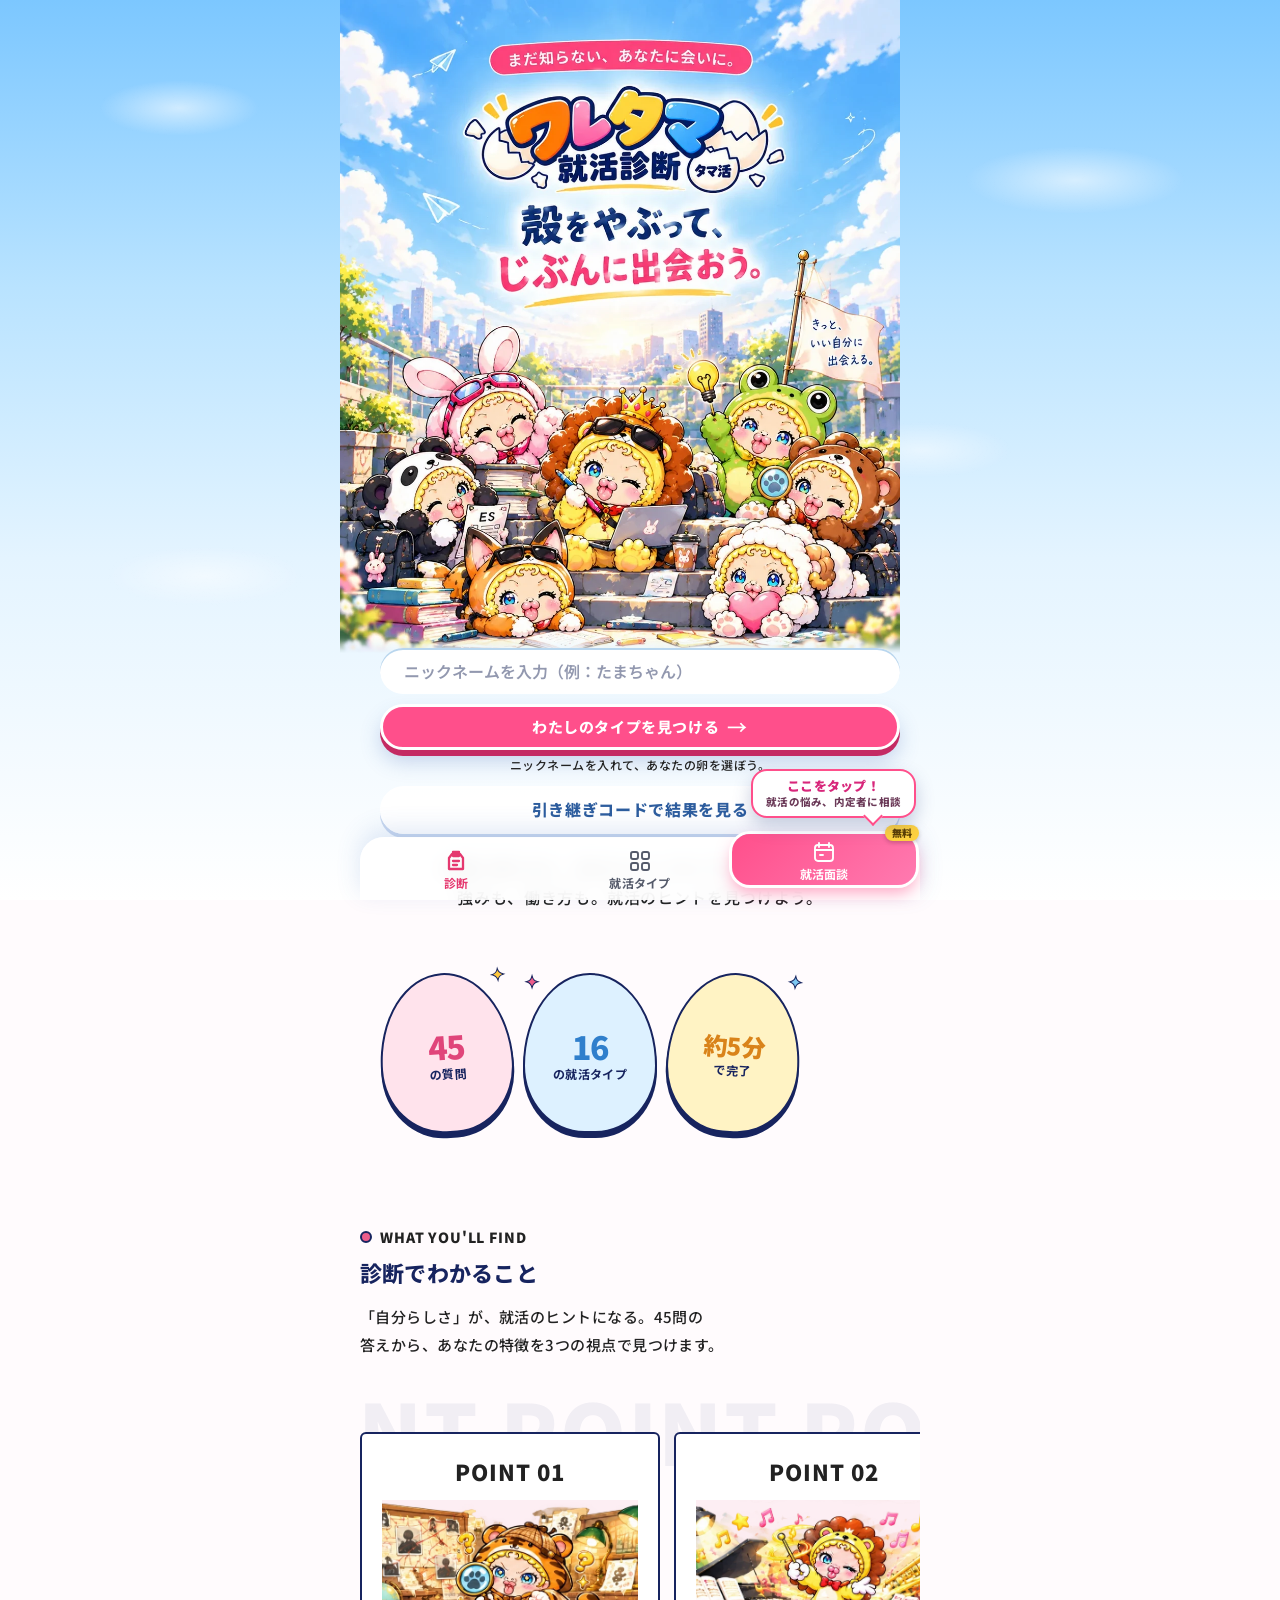
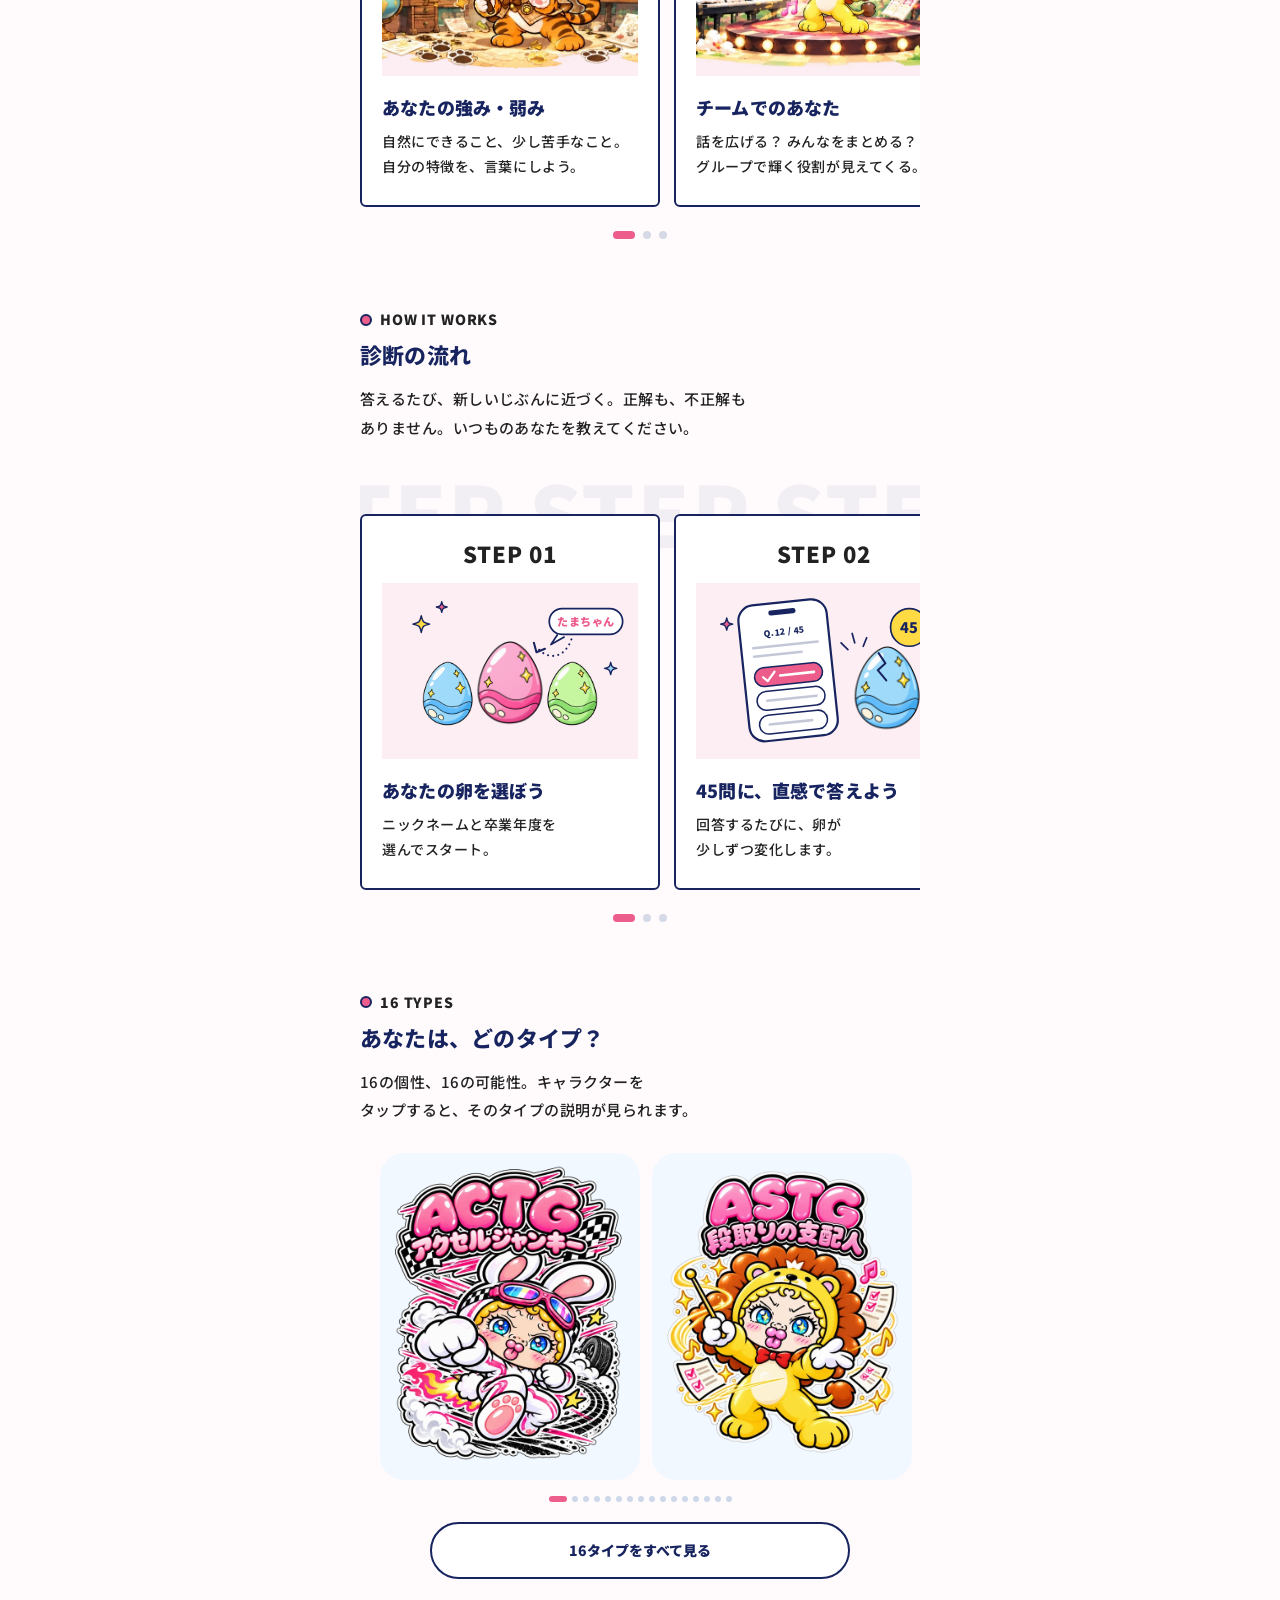
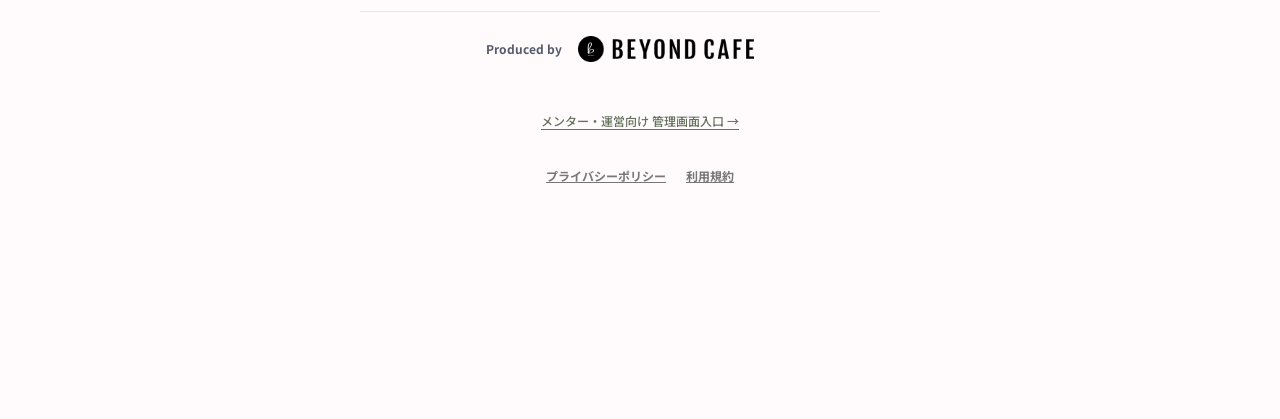
<file: index.html>
<!DOCTYPE html>
<!-- saved from url=(0052)https://tamakatsu-design.nakai-akihide.chatgpt.site/ -->
<html lang="ja"><head><meta http-equiv="Content-Type" content="text/html; charset=UTF-8"><meta name="robots" content="noindex,nofollow"><meta property="og:type" content="website"><meta property="og:site_name" content="ワレタマ就活診断（タマ活）"><meta property="og:title" content="ワレタマ就活診断（タマ活）｜あなたの可能性が、孵化する。"><meta property="og:description" content="45問・約5分で、あなたの就活タイプ（16種類）がキャラクターで見つかる診断。強みも、働き方も、就活のヒントに。"><meta property="og:image" content="https://beyond-cafe-team.github.io/tamakatsu-preview/assets/og-image.png"><meta property="og:image:width" content="1200"><meta property="og:image:height" content="630"><meta name="twitter:card" content="summary_large_image"><meta name="twitter:image" content="https://beyond-cafe-team.github.io/tamakatsu-preview/assets/og-image.png"><meta name="viewport" content="width=device-width,initial-scale=1,viewport-fit=cover"><style>:root{color-scheme:light;box-sizing:border-box;padding-top:env(safe-area-inset-top,0px);padding-bottom:env(safe-area-inset-bottom,0px)}html{scroll-padding-top:env(safe-area-inset-top,0px)}body{margin:0;padding:0;font:14px -apple-system,BlinkMacSystemFont,sans-serif;background:#fff;color:#000}img{max-width:100%}[hidden]:not([hidden=until-found i]){display:none!important}</style><style>.mentor-management-entry{text-align:center;padding:12px 16px 24px;font-size:12px}.mentor-management-entry a{display:inline-block;padding:8px;color:#64705c;text-underline-offset:3px}.mentor-management-entry a:focus-visible{outline:3px solid #89a674;outline-offset:4px}</style></head><body>
<title>ワレタマ就活診断（タマ活）｜あなたの可能性が、孵化する。</title><meta name="description" content="ニックネームを決めて卒業年度の卵を選ぼう。45問で卵にヒビが入り、あなたの就活タイプに合うキャラが生まれる、ワレタマ就活診断（タマ活）。"><link rel="icon" type="image/svg+xml" href="data:image/svg+xml,%3Csvg%20xmlns%3D%22http%3A%2F%2Fwww.w3.org%2F2000%2Fsvg%22%20viewBox%3D%220%200%2064%2064%22%3E%3Crect%20width%3D%2264%22%20height%3D%2264%22%20rx%3D%2216%22%20fill%3D%22%231d2638%22%2F%3E%3Cpath%20d%3D%22M32%2010C24%2010%2015%2031%2015%2041a17%2017%200%200%200%2034%200C49%2031%2040%2010%2032%2010Z%22%20fill%3D%22%23ef9952%22%2F%3E%3Cpath%20d%3D%22m32%2020-6%2011%2010%205-7%2012%22%20fill%3D%22none%22%20stroke%3D%22%231d2638%22%20stroke-width%3D%224%22%2F%3E%3C%2Fsvg%3E"><link rel="preconnect" href="https://fonts.googleapis.com/"><link rel="preconnect" href="https://fonts.gstatic.com/" crossorigin=""><link href="https://fonts.googleapis.com/css2?family=Noto+Sans+JP:wght@400;500;600;700;800;900&display=swap" rel="stylesheet"><link href="https://fonts.googleapis.com/css2?family=Dela+Gothic+One&text=BEYOND%E3%83%A1%E3%83%B3%E3%82%BF%E3%83%BC%E3%82%92%E3%81%94%E7%B4%B9%E4%BB%8B%EF%BC%81&display=swap" rel="stylesheet"><link rel="stylesheet" href="design.css"><link rel="stylesheet" href="pop.css"><link rel="stylesheet" href="redesign.css"><link rel="stylesheet" href="playful.css"><link rel="stylesheet" href="polished.css"><link rel="stylesheet" href="journey.css"><link rel="stylesheet" href="home-world.css"><link rel="stylesheet" href="tama-theme.css"><link rel="stylesheet" href="source-integration.css?v=nav4"><link rel="stylesheet" href="tama-v2.css?v=24"><link rel="stylesheet" href="tama-sky.css?v=2"><link rel="stylesheet" href="tama-type.css?v=39"><link rel="stylesheet" href="mentor-carousel.css?v=17"><link rel="stylesheet" href="home-mobile.css?v=11"><link rel="stylesheet" href="types-page.css?v=3"><link rel="stylesheet" href="consult-page.css?v=3"><link rel="stylesheet" href="mentor-grid.css?v=26"><div class="shell"><header class="top tama-top"><a class="tama-wordmark" href="./" title="トップへ戻る"><img class="site-brand-logo" src="assets/waretama-brand-transparent.png" alt="ワレタマ 就活診断 タマ活（トップへ戻る）" width="2111" height="745"></a><small>いろんな個性。いろんな可能性。<span aria-hidden="true">✧</span></small></header><main id="app"></main></div><script src="site-config.js?v=4"></script><script src="mentors-data.js?v=9"></script><script src="diagnosis-data.js?v=questions-fix45"></script><script src="result-guidance.js?v=import-v45"></script><script>
const axes=[{name:'行動',letters:['A','D'],labels:['即応','熟考']},{name:'環境',letters:['C','S'],labels:['挑戦','安定']},{name:'関係',letters:['T','I'],labels:['協働','独立']},{name:'価値観',letters:['G','P'],labels:['自己実現','社会貢献']}];
const questions=importedDiagnosis.questions.map(q=>({id:q.id,axis:['action','environment','relation','motivation'].indexOf(q.axis),q:q.text,measures:q.measures,tieBreaker:q.tieBreaker}));
const PAGE_SIZE=4;
const PAGE_COUNT=Math.ceil(questions.length/PAGE_SIZE);
function questionRange(page){const start=page*PAGE_SIZE+1,end=Math.min((page+1)*PAGE_SIZE,questions.length);return start===end?String(start):start+'〜'+end;}
const scaleLabels=['とてもあてはまる','ややあてはまる','どちらでもない','あまりあてはまらない','まったくあてはまらない'];
function calculateDiagnosis(values){return axes.map((axis,i)=>{const entries=questions.map((q,n)=>({q,n})).filter(x=>x.q.axis===i),total=entries.reduce((sum,x)=>sum+(x.q.measures===axis.letters[0]?(values[x.n]??3):6-(values[x.n]??3)),0),mid=entries.length*3,isTie=total===mid,leftPercent=(total-entries.length)/(entries.length*4)*100,anchor=entries.find(x=>x.q.tieBreaker),anchorValue=values[anchor.n]??3;const side=isTie?(anchorValue>=3?0:1):(total>mid?0:1);return {side,isTie,isClose:!isTie&&leftPercent>=45&&leftPercent<=55,needsReview:isTie&&anchorValue===3,diff:leftPercent-50,strength:Math.round(side===0?leftPercent:100-leftPercent),marker:Math.round(100-leftPercent),leftPercent};});}
function calculateScores(values){return calculateDiagnosis(values).map(x=>x.diff)}
function answeredCount(){return answers.filter(value=>value!==undefined).length}
function firstUnansweredQuestion(){return questions.findIndex((_,i)=>answers[i]===undefined)}
function isQuestionUnlocked(index){const first=firstUnansweredQuestion();return first===-1||index<=first}
function eggStage(count){return Math.min(3,Math.floor(Math.max(0,count)/questions.length*4))}

const app=document.getElementById('app');['pink','blue','green'].forEach(c=>{const i=new Image();i.src='assets/egg-pop-'+c+'.webp';});
let answers=[],step=-1,nickname='',graduation=null,contact={phone:'',gender:'',email:'',consent:false},contactReady=false,quizRenderId=0,quizCleanup=()=>{},sentPhone='';
const years=[{year:2027,label:'27卒',color:'赤',tone:'#d94f51',bg:'#fff5f5'},{year:2028,label:'28卒',color:'青',tone:'#3978c4',bg:'#f2f7ff'},{year:2029,label:'29卒',color:'緑',tone:'#418b66',bg:'#f2faf5'}];
const characters=[
['先陣ファイター','先陣ファイター'],
['共感ムードメーカー','共感ムードメーカー'],
['冒険ソロランナー','冒険ソロランナー'],
['使命アタッカー','使命アタッカー'],
['段取りキャプテン','段取りキャプテン'],
['寄り添いサポーター','寄り添いサポーター'],
['マイペース職人','マイペース職人'],
['誠実バックアップ','誠実バックアップ'],
['戦略リーダー','戦略リーダー'],
['社会派プランナー','社会派プランナー'],
['探究アナリスト','探究アナリスト'],
['理想クリエイター','理想クリエイター'],
['着実マネージャー','着実マネージャー'],
['安心メンター','安心メンター'],
['専門マスター','専門マスター'],
['静かな設計士','静かな設計士']
];
const characterIntros=resultProfiles.map(p=>importedDiagnosis.results.find(r=>r.code===p.code).catchCopy);
const finalTypeCards={
  ACTG:{name:'アクセルジャンキー',sheet:'pink-types.jpg',col:0,row:0,tone:'pink'},
  ASTG:{name:'統率ライオン',sheet:'pink-types.jpg',col:1,row:0,tone:'pink'},
  DCTG:{name:'戦略ぶた',sheet:'pink-types.jpg',col:0,row:1,tone:'pink'},
  DSTG:{name:'堅実きつね',sheet:'pink-types.jpg',col:1,row:1,tone:'pink'},
  ACTP:{name:'ムードメーカーねこ',sheet:'blue-types.jpg',col:0,row:0,tone:'blue'},
  ASTP:{name:'支えパンダ',sheet:'blue-types.jpg',col:1,row:0,tone:'blue'},
  DCTP:{name:'導きカエル',sheet:'blue-types.jpg',col:0,row:1,tone:'blue'},
  DSTP:{name:'癒しさる',sheet:'blue-types.jpg',col:1,row:1,tone:'blue'},
  ACIG:{name:'ひらめきいぬ',sheet:'green-types.jpg',col:0,row:0,tone:'green'},
  ASIG:{name:'マイペースぞう',sheet:'green-types.jpg',col:1,row:0,tone:'green'},
  DCIG:{name:'探究トラ',sheet:'green-types.jpg',col:0,row:1,tone:'green'},
  DSIG:{name:'専門ペンギン',sheet:'green-types.jpg',col:1,row:1,tone:'green'}
};
const documentCharacters={"ACTG": {"name": "アクセルジャンキー", "tone": "pink"}, "ASTG": {"name": "段取りの支配人", "tone": "pink"}, "DCTG": {"name": "勝ち筋コレクター", "tone": "pink"}, "DSTG": {"name": "慎重派の切り札", "tone": "pink"}, "ACTP": {"name": "人たらし番長", "tone": "blue"}, "ASTP": {"name": "先回りエスパー", "tone": "blue"}, "DCTP": {"name": "仲直り大使", "tone": "blue"}, "DSTP": {"name": "深夜2時のカウンセラー", "tone": "blue"}, "ACIG": {"name": "アイデア爆弾", "tone": "lilac"}, "ASIG": {"name": "時短忍者", "tone": "lilac"}, "DCIG": {"name": "なぜなぜ探偵", "tone": "lilac"}, "DSIG": {"name": "一点突破オタク", "tone": "lilac"}, "ACIP": {"name": "沼落とし伝道師", "tone": "yellow"}, "ASIP": {"name": "困ったときの神様", "tone": "yellow"}, "DCIP": {"name": "おせっかいデザイナー", "tone": "yellow"}, "DSIP": {"name": "ひっそり守護神", "tone": "yellow"}};
Object.entries(documentCharacters).forEach(([code,entry])=>{finalTypeCards[code]={...finalTypeCards[code],...entry};});
Object.entries(finalTypeCards).forEach(([code,card])=>{
  const i=axes.reduce((index,axis,n)=>index*2+axis.letters.indexOf(code[n]),0);
  characters[i]=[card.name,card.name];
});
/* 診断カードは、通常版とレア版の2種類。結果を表示するたびに、くじ引きで決める（レアは約5人に2人） */
const CARD_RARE_RATE=0.4;
let currentCardRare=false;
let rareRoll=null,sharedView=false;
function drawCardRare(){if(rareRoll===null)rareRoll=Math.random()<CARD_RARE_RATE;currentCardRare=rareRoll;return currentCardRare}
function typeCardMarkup(code,rare=currentCardRare){
  const card=finalTypeCards[code];
  return `<span class="type-card-window type-card-art${rare?' is-rare':''}"><img src="assets/type-cards/${code}-${rare?'rare':'normal'}.webp?v=1" alt="${code} ${card.name}の診断カード${rare?'（レア）':''}" width="600" height="800" decoding="async">${rare?'<span class="rare-badge" aria-hidden="true">✨ RARE</span>':''}</span>`;
}
function openTypeCard(code){
  const card=finalTypeCards[code];if(!card)return;
  const trigger=document.activeElement,dialog=document.createElement('dialog');
  dialog.className='type-card-dialog';dialog.setAttribute('aria-label',`${code} ${card.name}の診断カード`);
  dialog.innerHTML=`<button type="button" class="type-card-close" autofocus aria-label="拡大したカードを閉じる">閉じる ×</button>${currentCardRare?'<p class="rare-note" role="status">✨ レアカードが出ました！出会える人は、5人に2人です。</p>':''}${typeCardMarkup(code)}`;
  dialog.querySelector('.type-card-close').onclick=()=>dialog.close();
  const zoomButton=dialog.querySelector('.type-card-zoom');if(zoomButton)zoomButton.onclick=e=>{const enlarged=dialog.classList.toggle('is-zoomed');e.currentTarget.setAttribute('aria-pressed',String(enlarged));e.currentTarget.textContent=enlarged?'全体を表示 −':'文字を拡大 ＋'};
  dialog.addEventListener('click',e=>{if(e.target===dialog)dialog.close()});
  dialog.addEventListener('close',()=>{dialog.remove();if(trigger?.isConnected)trigger.focus()},{once:true});
  document.body.appendChild(dialog);dialog.showModal();
}
function esc(value){return String(value).replace(/[&<>"']/g,c=>({'&':'&amp;','<':'&lt;','>':'&gt;','"':'&quot;',"'":'&#39;'}[c]))}
const eggFiles=['assets/egg-pop-pink.webp','assets/egg-pop-blue.webp','assets/egg-pop-green.webp'];
const eggStageNames=['ヒビなし','小さなヒビ','ヒビが広がっている','孵化する直前'];
/* stage 0=ヒビなし / 1・2=ヒビが少しずつ広がる / 3=孵化直前。ヒビは色を問わず重ねる透過レイヤー */
function egg(stage=0,row=graduation??0,extra=''){return `<div class="egg-sprite egg-stage-${stage} ${extra}" role="img" aria-label="${years[row].color}色の卵・${eggStageNames[stage]}"><img class="egg-base" src="${eggFiles[row]}" alt="" loading="eager" decoding="sync">${stage>0?'<svg class="egg-crack" viewBox="0 0 1024 1024" aria-hidden="true"><path d="M512 84 552 186 504 253 573 329 526 403 592 488 546 562 608 651 573 738 M526 403 440 422 392 493 M592 488 669 465 718 506" fill="none" stroke="#30272e" stroke-width="10" stroke-linejoin="round"/><path d="M512 84 552 186 504 253 573 329 526 403 592 488 546 562 608 651 573 738 M526 403 440 422 392 493 M592 488 669 465 718 506" fill="none" stroke="#fff5ad" stroke-width="4" stroke-linejoin="round"/></svg>':''}</div>`}
/* トップ用：青はヒビ入り（装飾）、赤・緑はヒビなし */
function eggPlain(file,color,cracked){return `<div class="egg-sprite ${cracked?'egg-fixed-cracked':''}" role="img" aria-label="${color}色の卵${cracked?'・光るヒビ入り':''}"><img class="egg-base" src="${file}" alt="" loading="eager" decoding="sync"></div>`}
const characterFrames={"DCTG": {"view": "17 25 526 651", "w": 560, "h": 700}, "ACIP": {"view": "0 4 560 732", "w": 560, "h": 747}, "DCIG": {"view": "15 12 514 682", "w": 560, "h": 700}, "ACTP": {"view": "18 12 531 673", "w": 560, "h": 700}, "DSIG": {"view": "6 0 527 791", "w": 533, "h": 800}, "ASTP": {"view": "0 0 555 738", "w": 560, "h": 747}, "DSTG": {"view": "0 13 555 718", "w": 560, "h": 747}, "ASIP": {"view": "0 0 554 741", "w": 560, "h": 747}, "DSIP": {"view": "10 0 550 731", "w": 560, "h": 747}, "ASTG": {"view": "7 14 553 670", "w": 560, "h": 700}, "all-characters": {"view": "14 0 1426 720", "w": 1440, "h": 720}, "DSTP": {"view": "10 13 543 622", "w": 560, "h": 700}, "ASIG": {"view": "7 11 520 754", "w": 534, "h": 800}, "DCTP": {"view": "7 2 544 698", "w": 560, "h": 700}, "ACIG": {"view": "6 11 554 689", "w": 560, "h": 725}, "DCIP": {"view": "0 0 560 747", "w": 560, "h": 747}, "ACTG": {"view": "0 4 552 714", "w": 560, "h": 718}};
const vignetteCodes=["ASIG", "DSIG", "DCIG", "ACIG", "DSTG", "DSIP", "DCIP", "ASIP", "ACTG", "ACIP", "ASTG", "DCTG","ACTP","ASTP","DCTP","DSTP"];
function character(index,code='',useScenic=true){
  if(useScenic&&vignetteCodes.includes(code))return `<figure class="doc-character-art vignette-art"><img src="assets/vignettes/${code}.webp" alt="${code} ${esc(documentCharacters[code].name)}のイラスト" width="1000" height="400" decoding="async"></figure>`;
  if(documentCharacters[code]){const frame=characterFrames[code];return `<figure class="doc-character-art" style="--original-ratio:${frame.w}/${frame.h}"><svg viewBox="${frame.view}" role="img" aria-label="${code} ${esc(documentCharacters[code].name)}のキャラクター"><image href="assets/result-cast/${code}.webp?v=uncut2" width="${frame.w}" height="${frame.h}"/></svg></figure>`;}
  const col=index%4,row=Math.floor(index/4);const male=contact.gender==='male';const file=male?'assets/characters-male-v2.webp':'assets/characters-female-v2.webp';return `<div class="character-stage"><div class="character-window"><img src="${file}" alt="${characters[index][0]}の${male?'男性':'女性'}キャラクター" loading="eager" style="--sprite-left:${-col*100}%;--sprite-top:${-row*100}%"></div><span class="character-stage-caption">TYPE ${String(index+1).padStart(2,'0')} / 16</span></div>`;
}
function scrollTop(){window.scrollTo(0,0)}

function homeStepArt(n){const ink='#17245F',pink='#EC5D8B',soft='#FDEEF3',yel='#FFDA43',sky='#9ED8F5';const sp=(x,y,s=1,c=yel)=>`<path d="M${x} ${y-9*s}C${x+1.5*s} ${y-2*s} ${x+2*s} ${y-1.5*s} ${x+9*s} ${y}C${x+2*s} ${y+1.5*s} ${x+1.5*s} ${y+2*s} ${x} ${y+9*s}C${x-1.5*s} ${y+2*s} ${x-2*s} ${y+1.5*s} ${x-9*s} ${y}C${x-2*s} ${y-1.5*s} ${x-1.5*s} ${y-2*s} ${x} ${y-9*s}Z" fill="${c}" stroke="${ink}" stroke-width="1.6" stroke-linejoin="round"/>`;
  const svg=b=>`<svg viewBox="0 0 300 190" width="300" height="190" xmlns="http://www.w3.org/2000/svg">${b}</svg>`;
  if(n===1)return svg(`<ellipse cx="150" cy="172" rx="118" ry="10" fill="${soft}"/>
<image href="assets/egg-pop-blue.webp" x="34" y="78" width="86" height="86"/><image href="assets/egg-pop-green.webp" x="180" y="78" width="86" height="86"/><image href="assets/egg-pop-pink.webp" x="94" y="52" width="112" height="112"/>
<path d="M222 58C214 80 196 82 184 70" fill="none" stroke="${ink}" stroke-width="2.4" stroke-linecap="round" stroke-dasharray="0.1 6"/><path d="M178 62l3 11 10-4" fill="none" stroke="${ink}" stroke-width="2.4" stroke-linecap="round" stroke-linejoin="round"/>
<rect x="196" y="22" width="86" height="30" rx="15" fill="#fff" stroke="${ink}" stroke-width="2"/><text x="239" y="42" text-anchor="middle" font-size="13" font-weight="900" fill="${pink}" font-family="Noto Sans JP,sans-serif">たまちゃん</text><path d="M206 52l-8 12 16-9" fill="#fff" stroke="${ink}" stroke-width="2" stroke-linejoin="round"/>
${sp(46,40,1.1)}${sp(70,20,.7,pink)}${sp(268,92,.8,sky)}`);
  if(n===2)return svg(`<ellipse cx="150" cy="176" rx="118" ry="9" fill="${soft}"/>
<g transform="rotate(-6 110 95)"><rect x="56" y="14" width="104" height="160" rx="18" fill="#fff" stroke="${ink}" stroke-width="2.6"/><rect x="92" y="22" width="32" height="6" rx="3" fill="${ink}"/>
<text x="108" y="52" text-anchor="middle" font-size="10" font-weight="900" fill="${ink}" font-family="Noto Sans JP,sans-serif">Q.12 / 45</text><path d="M70 64h76M70 74h56" stroke="${ink}" stroke-width="3" stroke-linecap="round" opacity=".25"/>
<rect x="68" y="88" width="80" height="22" rx="11" fill="${pink}" stroke="${ink}" stroke-width="1.8"/><path d="M78 99l5 5 9-10" fill="none" stroke="#fff" stroke-width="2.6" stroke-linecap="round" stroke-linejoin="round"/><path d="M98 99h40" stroke="#fff" stroke-width="3" stroke-linecap="round"/>
<rect x="68" y="116" width="80" height="22" rx="11" fill="#fff" stroke="${ink}" stroke-width="1.8"/><path d="M80 127h58" stroke="${ink}" stroke-width="3" stroke-linecap="round" opacity=".25"/>
<rect x="68" y="144" width="80" height="22" rx="11" fill="#fff" stroke="${ink}" stroke-width="1.8"/><path d="M80 155h50" stroke="${ink}" stroke-width="3" stroke-linecap="round" opacity=".25"/></g>
<image href="assets/egg-pop-blue.webp" x="168" y="58" width="112" height="112"/><path d="M214 74l8 12-9 8 10 12" fill="none" stroke="${ink}" stroke-width="2.4" stroke-linecap="round" stroke-linejoin="round"/>
<circle cx="250" cy="44" r="22" fill="${yel}" stroke="${ink}" stroke-width="2"/><text x="250" y="50" text-anchor="middle" font-size="17" font-weight="900" fill="${ink}" font-family="Noto Sans JP,sans-serif">45</text>
<path d="M178 70l-8-8M186 62l-3-11M196 66l4-10" stroke="${ink}" stroke-width="2" stroke-linecap="round"/>${sp(36,40,.8,pink)}`);
  const rays=Array.from({length:16},(_,k)=>{const a=k*Math.PI/8,r1=46,r2=k%2?78:92;return `<path d="M${(150+r1*Math.cos(a)).toFixed(1)} ${(92+r1*Math.sin(a)).toFixed(1)}L${(150+r2*Math.cos(a)).toFixed(1)} ${(92+r2*Math.sin(a)).toFixed(1)}" stroke="${k%2?pink:yel}" stroke-width="6" stroke-linecap="round"/>`}).join('');
  return svg(`<ellipse cx="150" cy="178" rx="118" ry="9" fill="${soft}"/><circle cx="150" cy="92" r="70" fill="#FFF6CC"/>${rays}
<image href="assets/result-cast/ACTP.webp?v=uncut2" x="94" y="18" width="112" height="140"/>
<path d="M58 150l9 9 8-11 9 10 8-12 9 9 7-6C118 160 110 180 87 180S56 168 58 150z" fill="#F9B9CF" stroke="${ink}" stroke-width="2.2" stroke-linejoin="round"/><path d="M68 166c4 4 10 5 16 4" stroke="#fff" stroke-width="3" stroke-linecap="round" fill="none"/><path d="M184 150l9 9 8-11 9 10 8-12 9 9 7-6C244 160 236 180 213 180S182 168 184 150z" fill="#F9B9CF" stroke="${ink}" stroke-width="2.2" stroke-linejoin="round"/><path d="M194 166c4 4 10 5 16 4" stroke="#fff" stroke-width="3" stroke-linecap="round" fill="none"/>
${sp(52,46,1)}${sp(250,40,1.1,pink)}${sp(262,120,.7,sky)}${sp(40,120,.7,pink)}<circle cx="80" cy="24" r="4" fill="${sky}"/><circle cx="226" cy="160" r="4" fill="${yel}"/>`);}
function home(){
  quizCleanup();step=-1;const lastResult=loadLastResult(),progress=loadProgress();
  app.innerHTML=`<section class="tama-home has-title-art" aria-label="ワレタマ就活診断をはじめる">
    <div class="tama-hero">
      <p class="tama-kicker"><span aria-hidden="true">✦</span> まだ知らない、あなたに会いに。 <span aria-hidden="true">✦</span></p>
      <figure class="tama-visual title-art"><img src="assets/home-hero.webp" width="1100" height="1284" alt="ワレタマ就活診断（タマ活）。殻をやぶって、じぶんに出会おう。パンダ、うさぎ、ライオン、きつね、かえる、くま、ひつじのキャラクターたちが、階段で本やパソコンを広げている" fetchpriority="high" decoding="async"></figure>
      <div class="tama-hero-copy"><h1>殻をやぶって、<span>じぶんに出会おう。</span></h1><p>${questions.length}問に答えると、あなたらしいキャラクターが誕生。<br>強みも、働き方も。就活のヒントを見つけよう。</p></div>
      <form class="tama-start" id="nickname-form">
        <label for="nickname">あなたのニックネームを教えてね</label>
        <div class="tama-start-row"><input id="nickname" name="nickname" placeholder="ニックネームを入力（例：たまちゃん）" maxlength="20" required autocomplete="nickname" value="${esc(nickname)}" aria-describedby="nickname-help name-error"><button class="cta" type="submit">わたしのタイプを見つける<span aria-hidden="true">→</span></button></div>
        <div class="form-error" id="name-error" aria-live="polite"></div>
        <p id="nickname-help">ニックネームを入れて、あなたの卵を選ぼう。</p>${progress?`<button type="button" class="resume-result resume-quiz" id="resume-quiz">診断の続きから（${progress.count} / ${questions.length}問 回答済み）</button>`:''}${lastResult?`<button type="button" class="resume-result" id="resume-result">前回の結果を見る（${esc(lastResult.nickname)}さん）</button>`:''}<button type="button" class="resume-result" id="open-login">引き継ぎコードで結果を見る</button>
      </form>
      <div class="tama-facts" aria-label="診断について"><span><b>${questions.length}</b> の質問</span><i aria-hidden="true"></i><span><b>16</b> の就活タイプ</span><i aria-hidden="true"></i><span><b>約5分</b> で完了</span></div>
    </div>
    <section class="hm-sec hm-discover" aria-labelledby="discover-title"><div class="hm-head"><p class="hm-label">WHAT YOU'LL FIND</p><h2 id="discover-title">診断でわかること</h2><p class="hm-lead">「自分らしさ」が、就活のヒントになる。${questions.length}問の答えから、あなたの特徴を3つの視点で見つけます。</p></div><div class="hm-rail" data-watermark="POINT POINT POINT"><div class="hm-track" tabindex="0" role="region" aria-roledescription="カルーセル" aria-label="診断でわかること"><article class="hm-card"><p class="hm-card-no">POINT 01</p><div class="hm-card-img"><img src="assets/vignettes/DCIG.webp" alt="虫めがねで地図を調べるキャラクターの絵" width="980" height="385" loading="lazy" decoding="async"></div><h3>あなたの強み・弱み</h3><p>自然にできること、少し苦手なこと。自分の特徴を、言葉にしよう。</p></article><article class="hm-card"><p class="hm-card-no">POINT 02</p><div class="hm-card-img"><img src="assets/vignettes/ASTG.webp" alt="ステージで指揮をするキャラクターの絵" width="980" height="385" loading="lazy" decoding="async"></div><h3>チームでのあなた</h3><p>話を広げる？ みんなをまとめる？ グループで輝く役割が見えてくる。</p></article><article class="hm-card"><p class="hm-card-no">POINT 03</p><div class="hm-card-img"><img src="assets/vignettes/DSIG.webp" alt="好きなものに囲まれた部屋のキャラクターの絵" width="980" height="385" loading="lazy" decoding="async"></div><h3>あなたに合う働き方</h3><p>強みを活かせる環境や立ち回りを、これからの選択のヒントに。</p></article></div><div class="hm-dots" aria-hidden="true"><i class="on"></i><i></i><i></i></div></div></section>
    <section class="hm-sec hm-how" aria-labelledby="how-title"><div class="hm-head"><p class="hm-label">HOW IT WORKS</p><h2 id="how-title">診断の流れ</h2><p class="hm-lead">答えるたび、新しいじぶんに近づく。正解も、不正解もありません。いつものあなたを教えてください。</p></div><div class="hm-rail" data-watermark="STEP STEP STEP"><div class="hm-track" tabindex="0" role="region" aria-roledescription="カルーセル" aria-label="診断の流れ"><article class="hm-card"><p class="hm-card-no">STEP 01</p><div class="hm-card-img">${homeStepArt(1)}</div><h3>あなたの卵を選ぼう</h3><p>ニックネームと卒業年度を選んでスタート。</p></article><article class="hm-card"><p class="hm-card-no">STEP 02</p><div class="hm-card-img">${homeStepArt(2)}</div><h3>${questions.length}問に、直感で答えよう</h3><p>回答するたびに、卵が少しずつ変化します。</p></article><article class="hm-card"><p class="hm-card-no">STEP 03</p><div class="hm-card-img">${homeStepArt(3)}</div><h3>あなたのキャラクターが誕生！</h3><p>16タイプから、あなたらしさを見つけよう。</p></article></div><div class="hm-dots" aria-hidden="true"><i class="on"></i><i></i><i></i></div></div></section>
    <section class="tama-types" aria-labelledby="types-title"><div class="hm-head"><p class="hm-label">16 TYPES</p><h2 id="types-title">あなたは、どのタイプ？</h2><p class="hm-lead">16の個性、16の可能性。キャラクターをタップすると、そのタイプの説明が見られます。</p></div>
      <div class="carousel" role="region" aria-roledescription="カルーセル" aria-label="就活タイプの一例"><div class="carousel-track" tabindex="0">${Object.entries(documentCharacters).map(([code,t],i)=>`<button type="button" class="carousel-slide" data-type-page="${code}" aria-label="${esc(t.name)}（${code}）を見る"><img src="assets/result-cast/${code}.webp?v=uncut2" alt="" width="560" height="700" ${i<2?'':'loading="lazy"'} decoding="async"></button>`).join('')}</div>
      <div class="carousel-dots" aria-hidden="true">${Object.keys(documentCharacters).map((c,i)=>`<i${i===0?' class="on"':''}></i>`).join('')}</div></div>
      <button type="button" class="secondary-cta carousel-all" id="home-all-types">16タイプをすべて見る</button>
    </section>
    <footer class="tama-footer"><span>ワレタマ<span class="tama-footer-dot">✦</span>就活診断</span><p>あなたの可能性が、孵化する。</p></footer>
  </section>`;
  (function(){app.querySelectorAll('.hm-rail').forEach(r=>{const t=r.querySelector('.hm-track'),c=[...t.children],d=[...r.querySelectorAll('.hm-dots i')];let k=0;t.addEventListener('scroll',()=>{if(k)return;k=requestAnimationFrame(()=>{k=0;let b=0;c.forEach((x,i)=>{if(Math.abs(x.offsetLeft-c[0].offsetLeft-t.scrollLeft)<Math.abs(c[b].offsetLeft-c[0].offsetLeft-t.scrollLeft))b=i});d.forEach((x,i)=>x.classList.toggle('on',i===b))})},{passive:true})})})();
  (function(){const home=app.querySelector('.tama-home');if(!home)return;const els=[...home.querySelectorAll('.tama-facts,.hm-head,.hm-rail,.tama-types .carousel')];if(matchMedia('(prefers-reduced-motion: reduce)').matches||!('IntersectionObserver' in window))return;home.classList.add('hm-anim');els.forEach((el,i)=>{el.classList.add('hm-reveal');});const io=new IntersectionObserver(es=>es.forEach(en=>{if(en.isIntersecting){en.target.classList.add('is-in');io.unobserve(en.target)}}),{threshold:.15,rootMargin:'0px 0px -6% 0px'});els.forEach(el=>io.observe(el))})();
  (function(){const track=app.querySelector('.carousel-track'),dots=[...app.querySelectorAll('.carousel-dots i')];if(!track)return;let tick=0;track.addEventListener('scroll',()=>{if(tick)return;tick=requestAnimationFrame(()=>{tick=0;const i=Math.round(track.scrollLeft/(track.scrollWidth/dots.length));dots.forEach((d,k)=>d.classList.toggle('on',k===Math.min(i,dots.length-1)))})},{passive:true});app.querySelectorAll('.carousel-slide').forEach(b=>b.onclick=()=>showTypeInfo(b.dataset.typePage));document.getElementById('home-all-types').onclick=showTypes})();
  document.getElementById('nickname-form').onsubmit=e=>{e.preventDefault();const name=document.getElementById('nickname').value.trim();if(!name){document.getElementById('name-error').textContent='ニックネームを入力してください。';return}nickname=name;showYears()};
  const resumeQuiz=document.getElementById('resume-quiz');if(resumeQuiz)resumeQuiz.onclick=()=>{nickname=progress.nickname;graduation=progress.graduation;answers=progress.answers.slice();showQuizPage(Math.floor(Math.max(0,firstUnansweredQuestion())/PAGE_SIZE))};const resume=document.getElementById('resume-result');if(resume)resume.onclick=()=>{nickname=lastResult.nickname;graduation=lastResult.graduation;answers=lastResult.answers.slice();rareRoll=typeof lastResult.rare==='boolean'?lastResult.rare:null;contactReady=true;showResult()};document.getElementById('open-login')?.addEventListener('click',showLogin);scrollTop();
}
function showYears(){quizCleanup();step=-2;if(graduation!==null)document.documentElement.style.setProperty('--year-accent',years[graduation].tone);app.innerHTML=`<section class="onboarding"><div class="eyebrow">卵を選ぼう</div><h1 class="intro-name">${esc(nickname)}さんの卵を選ぼう。</h1><p>卒業予定の年度を選んでね。</p><form id="year-form"><fieldset class="year-grid" aria-label="卒業年度">${years.map((year,i)=>`<label class="year-card" style="--year-color:${year.tone};--year-bg:${year.bg}"><input type="radio" name="graduation" value="${i}" required ${graduation===i?'checked':''} aria-label="${year.year}年卒・${year.color}色の卵">${egg(0,i)}<strong>${year.label}</strong><small>${year.color}色の卵</small></label>`).join('')}</fieldset><button class="cta" id="start" type="submit" ${graduation===null?'disabled':''}>診断をはじめる</button></form><button class="back" id="edit-name">ニックネームを変更</button><p class="setup-note">卵の色は卒業年度で、キャラは診断の回答で決まります。</p></section>`;app.querySelectorAll('input[name="graduation"]').forEach(input=>input.onchange=()=>{graduation=Number(input.value);document.documentElement.style.setProperty('--year-accent',years[graduation].tone);document.getElementById('start').disabled=false});document.getElementById('year-form').onsubmit=e=>{e.preventDefault();if(graduation!==null){rareRoll=null;showQuizPage(0)}};document.getElementById('edit-name').onclick=home;scrollTop()}
function playHatchVideo(done){
  const box=document.createElement('div');box.className='hatch-video';box.setAttribute('role','dialog');box.setAttribute('aria-modal','true');box.setAttribute('aria-label','卵がひらく演出');
  const mobileVideo=window.matchMedia('(max-width:767px)').matches;
  if(mobileVideo)box.classList.add('is-native-portrait');
  const v=document.createElement('video');v.src=mobileVideo?'assets/hatch-mobile.mp4':'assets/hatch.mp4';v.muted=true;v.defaultMuted=true;v.playsInline=true;v.setAttribute('playsinline','');v.setAttribute('webkit-playsinline','');v.setAttribute('muted','');v.preload='auto';
  const status=document.createElement('p');status.className='hatch-status';status.setAttribute('role','status');status.textContent='あなたの可能性が、もうすぐ孵化する。';
  const play=document.createElement('button');play.type='button';play.className='hatch-play';play.textContent='卵がひらく瞬間を見る';play.hidden=true;
  const skip=document.createElement('button');skip.type='button';skip.className='hatch-skip';skip.textContent='演出をスキップ';
  box.append(v,status,play,skip);document.body.appendChild(box);skip.focus();
  const previousOverflow=document.body.style.overflow;document.body.style.overflow='hidden';
  let finished=false,frameHandle,stallTimer;
  function retry(message){if(finished)return;clearTimeout(stallTimer);status.textContent=message;status.hidden=false;play.hidden=false;skip.textContent='結果を見る';skip.classList.add('is-ready');}
  let started=false;
  function armStall(){clearTimeout(stallTimer);stallTimer=setTimeout(()=>retry('タップして、孵化の続きを見よう。'),started?15000:6000);}
  function updateFraming(){if(v.currentTime>=4.15)box.classList.add('is-burst');}
  function finish(){if(finished)return;finished=true;clearTimeout(stallTimer);if(v.cancelVideoFrameCallback&&frameHandle!==undefined)v.cancelVideoFrameCallback(frameHandle);v.pause();document.body.style.overflow=previousOverflow;done();box.classList.add('is-out');setTimeout(()=>box.remove(),500);}
  function start(){play.hidden=true;status.textContent='あなたの可能性が、もうすぐ孵化する。';armStall();const promise=v.play();if(promise&&promise.catch)promise.catch(()=>retry('タップして、卵がひらく瞬間を見よう。'));}
  v.addEventListener('playing',()=>{started=true;play.hidden=true;status.hidden=true;armStall();if(v.requestVideoFrameCallback){const tick=()=>{if(finished)return;updateFraming();if(!box.classList.contains('is-burst'))frameHandle=v.requestVideoFrameCallback(tick);};frameHandle=v.requestVideoFrameCallback(tick);}});
  v.addEventListener('timeupdate',()=>{updateFraming();armStall();});
  v.addEventListener('ended',finish);
  v.addEventListener('error',()=>{play.hidden=true;clearTimeout(stallTimer);status.hidden=false;status.textContent='動画を読み込めませんでした。「結果を見る」から進めます。';skip.textContent='結果を見る';});
  play.onclick=()=>{if(v.error){v.load();}start();};skip.onclick=finish;
  box.addEventListener('keydown',e=>{if(e.key==='Escape'){e.preventDefault();finish();}if(e.key==='Tab'){const items=[play,skip].filter(b=>!b.hidden);const first=items[0],last=items[items.length-1];if(e.shiftKey&&document.activeElement===first){e.preventDefault();last.focus();}else if(!e.shiftKey&&document.activeElement===last){e.preventDefault();first.focus();}}});
  // 動きを減らす設定でも演出を消さず、本人のタップで再生できる。
  if(window.matchMedia('(prefers-reduced-motion: reduce)').matches){retry('タップすると孵化動画を再生します。');play.focus();}else start();
}
function showHatch(){if(!contactReady)return showContact();step=61;app.innerHTML='';scrollTop();playHatchVideo(showResult)}
function showQuizPage(page){
  if(!nickname)return home();
  if(graduation===null)return showYears();
  quizCleanup();
  const missing=firstUnansweredQuestion();
  page=Math.max(0,Math.min(PAGE_COUNT-1,page));
  if(missing!==-1)page=Math.min(page,Math.floor(missing/PAGE_SIZE));
  step=page;
  const render=++quizRenderId;
  const count=answeredCount(),stage=eggStage(count);
  app.innerHTML=`
    <section class="quiz" aria-label="就活診断の設問">
      <div class="quiz-sticky">
        ${egg(stage,graduation,'quiz-egg')}
        <div class="quiz-sticky-copy">
          <span class="quiz-step" id="quiz-step">${esc(nickname)}さん · ${years[graduation].label} · 設問 ${questionRange(page)}</span>
          <strong id="quiz-page-title" tabindex="-1">4問ずつ、あなたのペースで。</strong>
          <div class="quiz-meter"><span id="quiz-count">${quizCountText(count)}</span><div class="progress" role="progressbar" aria-label="診断の進捗" aria-valuemin="0" aria-valuemax="${questions.length}" aria-valuenow="${count}"><div style="width:${count/questions.length*100}%"></div></div></div>
        </div>
        <span class="quiz-page-mark" id="quiz-page-mark">${String(page+1).padStart(2,'0')}<small>/ ${PAGE_COUNT}</small></span>
      </div>
      <p class="quiz-instruction">回答すると、次の設問へ自動でスクロールします。<span>回答済みの設問は変更できます。ふだん、リラックスしているときの自分で答えてね。考えすぎず、パッと浮かんだ答えを選んでね。正解はないよ。</span></p>
      <div class="quiz-question-list">
        ${questions.map((item,n)=>{
          const locked=!isQuestionUnlocked(n);
          return `
            <section class="quiz-question ${answers[n]===undefined?'':'is-answered'} ${locked?'is-locked':''}" id="qrow-${n}" data-index="${n}">
              <div class="quiz-question-meta"><span class="quiz-question-number">Q${String(n+1).padStart(2,'0')}</span><span class="quiz-axis">${axes[item.axis].name}</span><span class="quiz-question-state">${locked?'順番待ち':answers[n]===undefined?'回答できます':'回答済み'}</span></div>
              <h2 id="qtitle-${n}" tabindex="-1">${esc(item.q)}</h2>
              <fieldset class="scale" aria-labelledby="qtitle-${n}" ${locked?`disabled aria-describedby="qlock-${n}"`:''}>
                <legend class="sr-only">5段階で回答</legend>
                <div class="quiz-answers">
                  <span class="agree">そう思う</span>
                  <div class="scale-options">${scaleLabels.map((label,i)=>`
                    <label class="option" title="${label}" style="--tone:${i<2?'#eab829':i===2?'#8b98a8':'#397bc1'};--check:${i<3?'#173b70':'#fff'};--size:${[38,32,26,32,38][i]}px">
                      <input type="radio" name="response-${n}" value="${5-i}" aria-label="${label}" ${answers[n]===5-i?'checked':''}>
                      <span class="circle" aria-hidden="true">✓</span>
                    </label>`).join('')}</div>
                  <span class="disagree">そう思わない</span>
                </div>
                <p class="selection-label" aria-live="polite">${answers[n]===undefined?'':scaleLabels[5-answers[n]]}</p>
              </fieldset>
              <p class="quiz-lock-note" id="qlock-${n}" ${locked?'':'hidden'}>前の設問に回答すると選択できます。</p>
            </section>`;
        }).join('')}
      </div>
      <div class="quiz-page-nav"><button type="button" class="back" id="quiz-back"></button><button type="button" class="cta" id="quiz-next"></button></div>
    </section>`;
  const reduced=window.matchMedia('(prefers-reduced-motion: reduce)').matches;
  const events=new AbortController();
  let advanceTimer,animationFrame,scrollFrame,closed=false;
  function stopScroll(){clearTimeout(advanceTimer);if(animationFrame!==undefined)cancelAnimationFrame(animationFrame);animationFrame=undefined;}
  function alive(){return !closed&&quizRenderId===render&&!!app.querySelector('.quiz');}
  quizCleanup=()=>{closed=true;clearTimeout(advanceTimer);stopScroll();if(scrollFrame!==undefined)cancelAnimationFrame(scrollFrame);events.abort();};
  window.addEventListener('wheel',stopScroll,{passive:true,signal:events.signal});
  window.addEventListener('touchstart',stopScroll,{passive:true,signal:events.signal});
  window.addEventListener('keydown',e=>{if(['ArrowUp','ArrowDown','PageUp','PageDown','Home','End',' '].includes(e.key))stopScroll();},{signal:events.signal});
  function scrollToRow(n,force=false,instant=false){
    const row=document.getElementById('qrow-'+n);
    const rect=row.getBoundingClientRect();
    const top=app.querySelector('.quiz-sticky').getBoundingClientRect().bottom+6;
    const bottom=app.querySelector('.quiz-page-nav').getBoundingClientRect().top-6;
    if(!force&&rect.top>=top&&rect.bottom<=bottom)return;
    stopScroll();
    const from=window.scrollY,target=Math.max(0,from+rect.top-top);
    if(reduced||instant){window.scrollTo({top:target,behavior:'instant'});return;}
    let began;
    function frame(time){
      if(!alive())return;
      if(began===undefined)began=time;
      const duration=Math.min(820,Math.max(580,Math.abs(target-from)*.55));
      const progress=Math.min(1,(time-began)/duration);
      const ease=progress*progress*progress*(progress*(progress*6-15)+10);
      window.scrollTo({top:from+(target-from)*ease,behavior:'instant'});
      if(progress<1)animationFrame=requestAnimationFrame(frame);else animationFrame=undefined;
    }
    animationFrame=requestAnimationFrame(frame);
  }
  function updateNav(){
    const start=page*PAGE_SIZE;
    const done=questions.slice(start,start+PAGE_SIZE).every((_,i)=>answers[start+i]!==undefined);
    const next=document.getElementById('quiz-next');
    next.disabled=!done;
    next.textContent=page===PAGE_COUNT-1?'結果の準備へ':'次の'+Math.min(PAGE_SIZE,questions.length-start-PAGE_SIZE)+'問';
    document.getElementById('quiz-back').textContent=page?'前の4問':'卵を選び直す';
    document.getElementById('quiz-step').textContent=nickname+'さん · '+years[graduation].label+' · 設問 '+questionRange(page);
    document.getElementById('quiz-page-title').textContent=page===PAGE_COUNT-1?'最後の'+(questions.length-start)+'問です。':'4問ずつ、あなたのペースで。';
    document.getElementById('quiz-page-mark').innerHTML=String(page+1).padStart(2,'0')+'<small>/ '+PAGE_COUNT+'</small>';
  }
  function setGroup(nextPage){page=Math.max(0,Math.min(PAGE_COUNT-1,nextPage));step=page;updateNav();}
  function markCurrentRow(n){
    app.querySelectorAll('.quiz-question.is-current').forEach(row=>{row.classList.remove('is-current');row.removeAttribute('aria-current');});
    const row=document.getElementById('qrow-'+n);
    row.classList.add('is-current');
    row.setAttribute('aria-current','step');
  }
  function focusRow(n,force=true){
    setGroup(Math.floor(n/PAGE_SIZE));
    markCurrentRow(n);
    document.getElementById('qtitle-'+n).focus({preventScroll:true});
    scrollToRow(n,force);
  }
  function updateQuestions(changed){
    [changed,changed+1].filter(n=>n<questions.length).map(n=>document.getElementById('qrow-'+n)).forEach(row=>{
      const n=Number(row.dataset.index),locked=!isQuestionUnlocked(n);
      row.classList.toggle('is-locked',locked);
      const fieldset=row.querySelector('fieldset');
      fieldset.disabled=locked;
      if(locked)fieldset.setAttribute('aria-describedby','qlock-'+n);else fieldset.removeAttribute('aria-describedby');
      row.querySelector('.quiz-lock-note').hidden=!locked;
      row.querySelector('.quiz-question-state').textContent=locked?'順番待ち':answers[n]===undefined?'回答できます':'回答済み';
    });
    const total=answeredCount(),nextStage=eggStage(total);
    const sprite=app.querySelector('.quiz-egg');
    // 単体画像＋ヒビレイヤーを更新する。廃止済みのスプライト座標は使わない。
    if(sprite.dataset.stage!==String(nextStage)){sprite.outerHTML=egg(nextStage,graduation,'quiz-egg');app.querySelector('.quiz-egg').dataset.stage=String(nextStage);}
    document.getElementById('quiz-count').textContent=quizCountText(total);
    const progress=app.querySelector('.quiz-meter .progress');
    progress.setAttribute('aria-valuenow',total);
    progress.firstElementChild.style.width=total/questions.length*100+'%';
    updateNav();
  }
  app.querySelectorAll('.quiz-question input[type="radio"]').forEach(input=>input.addEventListener('change',()=>{
    const row=input.closest('.quiz-question'),n=Number(row.dataset.index);
    if(!isQuestionUnlocked(n))return;
    answers[n]=Number(input.value);saveProgress();
    row.classList.add('is-answered');
    row.querySelector('.selection-label').textContent=scaleLabels[5-answers[n]];
    setGroup(Math.floor(n/PAGE_SIZE));
    updateQuestions(n);
    stopScroll();
    // Align every next question, even when it is already visible in the viewport.
    advanceTimer=setTimeout(()=>{
      if(!alive())return;
      if(n<questions.length-1){focusRow(n+1,true);}
      else{markCurrentRow(n);document.getElementById('quiz-next').focus({preventScroll:true});}
    },reduced?0:160);
  }));
  document.getElementById('quiz-back').onclick=()=>{
    clearTimeout(advanceTimer);
    if(page)focusRow((page-1)*PAGE_SIZE,true);else showYears();
  };
  document.getElementById('quiz-next').onclick=()=>{
    clearTimeout(advanceTimer);
    const start=page*PAGE_SIZE;
    const gap=questions.slice(start,start+PAGE_SIZE).findIndex((_,i)=>answers[start+i]===undefined);
    if(gap!==-1)return focusRow(start+gap);
    if(page<PAGE_COUNT-1)return focusRow((page+1)*PAGE_SIZE,true);
    const first=firstUnansweredQuestion();
    if(first!==-1)return focusRow(first,true);
    showContact();
  };
  window.addEventListener('scroll',()=>{
    if(scrollFrame!==undefined)return;
    scrollFrame=requestAnimationFrame(()=>{
      scrollFrame=undefined;if(!alive()||animationFrame!==undefined)return;
      const top=app.querySelector('.quiz-sticky').getBoundingClientRect().bottom+10;
      let visible=0;
      for(let n=0;n<questions.length;n+=PAGE_SIZE){if(document.getElementById('qrow-'+n).getBoundingClientRect().top<=top)visible=n/PAGE_SIZE;else break;}
      if(page!==visible)setGroup(visible);
    });
  },{passive:true,signal:events.signal});
  updateNav();
  if(page===0)scrollTop();else scrollToRow(page*PAGE_SIZE,true,true);
  markCurrentRow(page*PAGE_SIZE);
  document.getElementById('qtitle-'+page*PAGE_SIZE).focus({preventScroll:true});
}

const traitCopy=axes.map(a=>a.letters.map((letter,i)=>({title:a.labels[i]+'タイプ',body:importedDiagnosis.traits[letter].text,hint:importedDiagnosis.traits[letter].hint})));
function lineGateOn(){try{if(localStorage.getItem('tamakatsu:line-unlocked')==='1')return false;}catch(e){}return true;}
function lineGateHtml(){const url=window.TAMAKATSU_CONFIG?.officialLineUrl||'';const word=(window.TAMAKATSU_CONFIG?.unlockWord||'').trim();return `<div class="line-gate" id="line-gate"><ol class="gate-steps" aria-label="進み具合"><li class="done"><span aria-hidden="true">🥚</span>診断</li><li class="now"><span aria-hidden="true">🐣</span>LINE</li><li><span aria-hidden="true">🐥</span>面談</li></ol><p class="line-gate-eyebrow">続きは、殻の中。</p><h2>公式LINEを追加して、診断結果の続きを見よう</h2><p>弱み・立ち回り・おすすめの行動など、続きの内容は、公式LINEを追加すると見られます。</p><ul class="gate-gets"><li>診断結果の続き</li><li>無料のキャリア面談（希望制）</li></ul>${url?`<a class="cta" id="line-unlock" href="${esc(url)}" target="_blank" rel="noopener noreferrer">公式LINEを追加して続きを見る</a>`:`<button type="button" class="cta" id="line-unlock">公式LINEを追加して続きを見る</button>`}${word?`<form class="line-unlock-form" id="line-unlock-form" novalidate><label for="unlock-word">LINEに届いた合言葉</label><input id="unlock-word" autocomplete="off" autocapitalize="characters" spellcheck="false" placeholder="合言葉を入力"><button type="submit" class="secondary">続きを見る</button><div class="field-error" id="unlock-error" aria-live="polite"></div></form><small>公式LINEを追加すると、トーク画面に合言葉が届きます。</small>`:`<small>追加したあと、この画面に戻ると、すべて見られます。</small>`}</div>`;}
function unlockResultGate(){try{localStorage.setItem('tamakatsu:line-unlocked','1');}catch(e){}document.getElementById('line-gate')?.remove();document.querySelectorAll('.result-guidance .is-locked').forEach(el=>{el.classList.remove('is-locked');el.removeAttribute('inert');el.removeAttribute('aria-hidden');});document.querySelector('.result-guidance')?.classList.remove('has-gate');if(window.__syncResultCta)window.__syncResultCta();}
function renderResultGuidance(index, selected){
  const locked=lineGateOn();
  return `<div class="result-guidance ${locked?'has-gate':''}">${buildResultGuidance(index,selected).map((section,i)=>`${locked&&i===1?lineGateHtml():''}
    <section class="guidance-section ${section.id==='result-industry'?'industry-guidance':''} ${locked&&i>0?'is-locked':''}" ${locked&&i>0?'inert aria-hidden="true"':''} id="${section.id}" aria-labelledby="${section.id}-title">
      <h2 class="guidance-heading" id="${section.id}-title" tabindex="-1"><span class="guidance-number" aria-hidden="true">${String(i+1).padStart(2,'0')}</span><span>${esc(section.title)}</span></h2>
      <dl>${section.rows.map(row=>`<div class="guidance-row"><dt>${esc(row.label)}</dt><dd>${row.text?`<p>${esc(row.text)}</p>`:''}${row.items?`<ul>${row.items.map(item=>typeof item==='string'?`<li>${esc(item)}</li>`:`<li><strong>${esc(item.name)}</strong>${esc(item.reason)}</li>`).join('')}</ul>`:''}</dd></div>`).join('')}</dl>
    </section>`).join('')}</div>`;
}
function leanWord(strength,label){const w=strength<=55?'やや':strength<=65?'':strength<=75?'かなり':'とても';return w+label+'寄り';}
function saveLastResult(){try{localStorage.setItem('tamakatsu:last',JSON.stringify({nickname,graduation,answers,rare:rareRoll,savedAt:Date.now()}));}catch(e){}}
function loadLastResult(){try{const d=JSON.parse(localStorage.getItem('tamakatsu:last')||'null');return d&&Array.isArray(d.answers)&&d.answers.length>=questions.length&&d.nickname?d:null;}catch(e){return null;}}
// ---- 結果の引き継ぎコード（サーバーなしで、回答・卒業年度・レアカードをコードにして持ち運ぶ）----
const HANDOFF_CHARS='23456789ABCDEFGHJKLMNPQRSTUVWXYZ';
function handoffMax(){const B=BigInt;return B(years.length*2)*(B(5)**B(questions.length));}
function handoffLen(){const B=BigInt;let m=handoffMax()-B(1),l=0;while(m>B(0)){m=m/B(32);l++;}return l;}
function handoffCheck(body){let s=0;for(let i=0;i<body.length;i++)s+=(HANDOFF_CHARS.indexOf(body[i])+1)*(i+1);return HANDOFF_CHARS[s%32];}
function handoffEncode(){try{const B=BigInt,n=questions.length;let v=B(0);for(let i=n-1;i>=0;i--){const a=answers[i];if(!(a>=1&&a<=5))return '';v=v*B(5)+B(a-1);}if(graduation===null||graduation===undefined)return '';v+=B(graduation*2+(rareRoll?1:0))*(B(5)**B(n));let body='';const L=handoffLen();for(let i=0;i<L;i++){body=HANDOFF_CHARS[Number(v%B(32))]+body;v=v/B(32);}const full=body+handoffCheck(body);return full.match(/.{1,4}/g).join('-');}catch(e){return '';}}
function handoffDecode(text){try{const B=BigInt,n=questions.length;const s=String(text||'').toUpperCase().replace(/[^0-9A-Z]/g,'');const L=handoffLen();if(s.length!==L+1)return null;for(const c of s)if(HANDOFF_CHARS.indexOf(c)<0)return null;const body=s.slice(0,L);if(handoffCheck(body)!==s[L])return null;let v=B(0);for(const c of body)v=v*B(32)+B(HANDOFF_CHARS.indexOf(c));if(v>=handoffMax())return null;const base=B(5)**B(n);const head=Number(v/base);let low=v%base;const g=Math.floor(head/2),rare=head%2===1;if(g>=years.length)return null;const a=[];for(let i=0;i<n;i++){a.push(Number(low%B(5))+1);low=low/B(5);}return {graduation:g,rare,answers:a};}catch(e){return null;}}
function showLogin(){quizCleanup();step=-1;app.innerHTML=`<section class="onboarding login-view"><div class="eyebrow">結果をよびだす</div><h1 class="intro-name">引き継ぎコードで、<br>結果をもう一度見る。</h1><p>結果画面の下にある「引き継ぎコード」を入れてください。レアカードも、そのまま見られます。</p><form id="login-form" novalidate><div class="field"><label for="login-nick">ニックネーム</label><input id="login-nick" maxlength="20" autocomplete="nickname" value="${esc(nickname)}" placeholder="例：たまちゃん"></div><div class="field"><label for="login-code">引き継ぎコード</label><input id="login-code" autocomplete="off" autocapitalize="characters" spellcheck="false" placeholder="ABCD-EFGH-…"></div><div class="field-error" id="login-error" aria-live="polite"></div><button class="cta" type="submit">結果を見る</button></form><button class="back" id="login-back" type="button">戻る</button></section>`;document.getElementById('login-back').onclick=home;document.getElementById('login-form').onsubmit=e=>{e.preventDefault();const nick=document.getElementById('login-nick').value.trim();const err=document.getElementById('login-error');if(!nick){err.textContent='ニックネームを入れてください。';return;}const d=handoffDecode(document.getElementById('login-code').value);if(!d){err.textContent='コードが正しくないようです。結果画面のコードを、もう一度確かめてください。';return;}nickname=nick;graduation=d.graduation;answers=d.answers.slice();rareRoll=d.rare;contactReady=true;showResult();};scrollTop();}
function quizCountText(total){const left=questions.length-total;return total+' / '+questions.length+'問 回答'+(left>0?' · あと約'+Math.max(1,Math.ceil(left*6/60))+'分':' · 完了');}
function saveProgress(){try{localStorage.setItem('tamakatsu:progress',JSON.stringify({nickname,graduation,answers:Array.from(answers,v=>v===undefined?null:v),savedAt:Date.now()}));}catch(e){}}
function clearProgress(){try{localStorage.removeItem('tamakatsu:progress');}catch(e){}}
// 同意文言の版（いまの文言は仮。正式な文言が決まったら差し替えて版を上げる）。同意文言を変えたら、ここと架電管理シートの「設定」「同意文言」をそろえる
const CONSENT_VERSION='v1';
function diagnosisCode(){return calculateDiagnosis(answers).map((x,i)=>axes[i].letters[x.side]).join('')}
// 入力内容と診断タイプを架電管理シートへ送る。送信先が空・同意なし・同じ番号を送信済みなら何もしない
function sendContactToSheet(){const url=window.TAMAKATSU_CONFIG?.webhookUrl||'';const email=(contact.email||'').trim();if(!url||!email||email===sentPhone)return;sentPhone=email;const genderLabel=contact.gender==='male'?'男性':contact.gender==='female'?'女性':'';const gradYear=years[graduation]?.year||'';try{fetch(url,{method:'POST',mode:'no-cors',keepalive:true,body:new URLSearchParams({nickname,email,gender:genderLabel,graduationYear:gradYear,diagnosisType:diagnosisCode(),source:'タマ活',consent:'yes',consentVersion:CONSENT_VERSION})}).catch(()=>{});}catch(e){}}
function loadProgress(){try{const d=JSON.parse(localStorage.getItem('tamakatsu:progress')||'null');if(!d||!d.nickname||!Array.isArray(d.answers))return null;const a=d.answers.map(v=>v===null?undefined:v);const n=a.filter(v=>v!==undefined).length;return n>=1&&n<questions.length?{nickname:d.nickname,graduation:d.graduation,answers:a,count:n}:null;}catch(e){return null;}}
function showResult(){
  if(!contactReady)return showContact();
  step=63;if(rareRoll===null)rareRoll=Math.random()<CARD_RARE_RATE;if(!sharedView){saveLastResult();clearProgress();}
  const diagnosis=calculateDiagnosis(answers);
  const scores=diagnosis.map(x=>x.diff);
  const selected=diagnosis.map(x=>x.side);
  const code=selected.map((v,i)=>axes[i].letters[v]).join('');
  const labels=selected.map((v,i)=>axes[i].labels[v]);
  const index=selected.reduce((v,x)=>v*2+x,0);
  const hasTie=diagnosis.some(x=>x.isTie);
  const hasClose=diagnosis.some(x=>x.isClose);
  const charName=characters[index][0];
  const profile=resultProfiles[index];
  const guidance=buildResultGuidance(index,selected);
  const sectionNames=['強み','弱み・苦手','GDでの役割','立ち回り・キャリア','注意すべきこと','今からの行動','就活の注意点','業界・企業環境'];
  const card=finalTypeCards[code];
  drawCardRare();
  const resultTone=card?.tone??'lilac';
  const resultAccent={pink:'#c73d82',blue:'#287cb8',green:'#40882e',lilac:'#8064af',yellow:'#9a781e'}[resultTone];
  const resultTint={pink:'#fff0f7',blue:'#eefaFF',green:'#f2ffe9',lilac:'#f5efff',yellow:'#fffae5'}[resultTone];
  const sourceProfile=importedDiagnosis.results.find(p=>p.code===code);window.__lastResultCode=code;
  const traits=axes.map((axis,i)=>({axis,side:selected[i],color:['#e45c76','#4992da','#edae34','#2aa47e'][i],strength:diagnosis[i].strength,marker:diagnosis[i].marker,detail:traitCopy[i][selected[i]],flag:diagnosis[i].isTie?'同点・暫定判定':diagnosis[i].isClose?'僅差':''}));
  app.innerHTML=`
    <div class="result has-vignette result-tone-${resultTone}" style="--result-accent:${resultAccent};--result-tint:${resultTint}">
      <div class="result-toolbar" aria-label="診断結果の操作">
        <div class="result-toolbar-inner">
          <img class="brand-logo" src="assets/waretama-brand-transparent.png" alt="タマ活">
          <div class="result-toolbar-actions">
            <button type="button" id="result-share"><svg viewBox="0 0 24 24" aria-hidden="true"><circle cx="18" cy="5" r="3"/><circle cx="6" cy="12" r="3"/><circle cx="18" cy="19" r="3"/><path d="m8.6 10.5 6.8-4M8.6 13.5l6.8 4"/></svg><span>シェア</span></button>
          </div>
        </div>
        <p class="result-action-status" id="result-action-status" role="status" aria-live="polite"></p>
      </div>
      <div class="result-hero">
        <div class="result-title">
          <p class="nickname-title">${esc(nickname)}さんの就活タイプ</p>
          <h1 class="character-name character-name-art"><span class="visually-hidden">${charName}（${code}）</span><img class="original-result-title" src="assets/result-titles/${code}.webp" alt="" decoding="async" fetchpriority="high" width="560" height="245"></h1>
                </div>
        <div class="world-sparkles" aria-hidden="true"><i>✦</i><i>✦</i><i>✧</i><i>✦</i><i>✧</i><i>✦</i></div>${character(index,code,true)}<button type="button" class="type-card-chip" id="type-card-open"><img src="assets/result-cast/${code}.webp" alt="" width="44" height="44"><span>${currentCardRare?'✨ レアカードが出た！':'文字入りのタイプカードを見る'}</span><b aria-hidden="true">＋</b></button>
      </div>
      <section class="result-story" aria-labelledby="story-title"><h2 id="story-title">${esc(sourceProfile.catchCopy)}</h2><p>${esc(sourceProfile.intro)}</p><h3>あなたの強み</h3><p>${esc(sourceProfile.highlights.strength)}</p><h3>GDでの役割</h3><p>${esc(sourceProfile.highlights.gdRole)}</p><p>${esc(sourceProfile.highlights.summary)}</p><div class="story-action"><span>今日の小さな一歩</span><p>${esc(profile.actions[0])}</p></div></section>
      <div class="result-reading-layout"><nav class="result-index" aria-label="診断結果の目次"><p>診断レポート</p><div class="result-index-list"><button type="button" data-result-section="result-traits">4つの傾向</button>${guidance.map((section,i)=>`<button type="button" data-result-section="${section.id}"><span>${String(i+1).padStart(2,'0')}</span>${sectionNames[i]}</button>`).join('')}</div></nav><div class="result-reading-content">
      <section class="trait-section" id="result-traits" aria-labelledby="trait-title">
        <div class="trait-heading"><div><span class="eyebrow">診断の傾向</span><h2 id="trait-title" tabindex="-1">あなたの4つの傾向</h2></div><p>「？」から、それぞれの特徴と企業選びのヒントを確認できます。</p></div>
        <div class="trait-layout">
          <div class="trait-rows" aria-label="診断の4軸">
            ${traits.map((t,i)=>`
              <div class="trait-row" style="--trait-color:${t.color}">
                <span class="trait-row-heading"><span>${t.axis.name}</span><strong>${t.strength}% ${leanWord(t.strength,t.axis.labels[t.side])}${t.flag?`<small class="axis-score-flag">${t.flag}</small>`:''}</strong><button type="button" class="trait-help" data-trait="${i}" aria-label="${t.axis.name}の詳しい説明" aria-haspopup="dialog">?</button></span>
                <span class="trait-track"><span class="trait-fill" style="width:${t.strength}%;${t.side?'right:0':'left:0'}"></span><span class="trait-center"></span><span class="trait-marker" style="left:${t.marker}%"></span></span>
                <span class="trait-ends"><span>${t.axis.letters[0]} · ${t.axis.labels[0]}</span><span>${t.axis.letters[1]} · ${t.axis.labels[1]}</span></span>
              </div>`).join('')}
          </div>
        </div>
        <p class="trait-note">割合は${questions.length}問の回答から各軸内で算出した傾向の目安です。50%に近いほど両方の特徴があります。</p>
      </section>
      ${renderResultGuidance(index,selected)}
      </div></div>
      <p class="subnote result-caveat">この結果は自己理解のためのヒントです。適性や就職先を決めつけるものではありません。${hasClose?'僅差の軸があります。両方の特徴を参考にしてください。':''}${hasTie?'50％の軸は決め手の設問（行動Q11・環境Q16・関係Q25・価値観Q21）で仮判定しています。その設問も中間の場合は左側で仮判定しています。':''}</p>
      <div class="advisor-next"><h2>次は、あなたの話を聞かせて。</h2><p>診断で見つけた自分らしさを、就活を終えたメンターと一緒に深めよう。</p>${sameTypeHtml(code)}<div class="next-actions"><button type="button" class="cta" id="go-advisors">メンターの話を聞いてみる</button><button type="button" class="secondary" id="go-consult">就活面談について知る</button></div></div>
      ${sharedView?'':`<section class="handoff" aria-labelledby="handoff-title"><h2 id="handoff-title">結果の引き継ぎコード</h2><p>このコードを控えておくと、タブを閉じたあとや、別のスマホでも、同じ結果（レアカードも）をもう一度見られます。ほかの人には見せないでね。</p>${(()=>{const c=handoffEncode(),g=c.split('-');return `<code class="handoff-code" id="handoff-code" data-code="${c}">${g.slice(0,3).join('-')}<br>${g.slice(3).join('-')}</code>`})()}<button type="button" class="secondary" id="handoff-copy">コードをコピー</button></section>`}
      <div class="actions"><button class="secondary" id="copy">結果をコピー</button><button type="button" class="secondary" id="result-download">診断結果を保存</button><button class="secondary" id="restart">もう一度診断する</button></div>
      <div class="result-next-fixed"><button type="button" class="cta" id="next-advisors" aria-label="就活面談の案内へ進む">就活について相談する</button></div>

    </div>`;
  const cardButton=document.getElementById('type-card-open');if(cardButton)cardButton.onclick=()=>openTypeCard(code);
  app.querySelectorAll('.trait-help').forEach(button=>button.onclick=()=>{
    const t=traits[Number(button.dataset.trait)];
    const dialog=document.createElement('dialog');
    dialog.className='trait-sheet';dialog.style.setProperty('--trait-color',t.color);
    dialog.setAttribute('aria-labelledby','trait-sheet-title');
    dialog.innerHTML=`<div class="sheet-handle" aria-hidden="true"></div><button type="button" class="sheet-close" aria-label="説明を閉じる">×</button><p class="sheet-eyebrow">${t.axis.name}の傾向</p><h2 id="trait-sheet-title">${t.strength}% ${t.detail.title}</h2><p>${t.detail.body}</p><div class="sheet-hint"><h3>企業選びのヒント</h3><p>${t.detail.hint}</p></div><p class="sheet-footnote">割合は回答から算出した傾向の目安です。50%に近いほど両方の特徴があります。</p>`;
    const previousOverflow=document.body.style.overflow;
    document.body.append(dialog);document.body.style.overflow='hidden';
    dialog.querySelector('.sheet-close').onclick=()=>dialog.close();
    dialog.addEventListener('click',event=>{if(event.target===dialog){const b=dialog.getBoundingClientRect();if(event.clientX<b.left||event.clientX>b.right||event.clientY<b.top||event.clientY>b.bottom)dialog.close();}});
    dialog.addEventListener('close',()=>{dialog.remove();document.body.style.overflow=previousOverflow;button.focus({preventScroll:true});},{once:true});
    dialog.showModal();
  });
  function goToResultSection(id){
    const section=document.getElementById(id);
    if(!section)return;
    const title=section.querySelector('h2');
    title?.focus({preventScroll:true});
    app.querySelectorAll('[data-result-section]').forEach(button=>{if(button.dataset.resultSection===id)button.setAttribute('aria-current','location');else button.removeAttribute('aria-current');});
    section.scrollIntoView({behavior:window.matchMedia('(prefers-reduced-motion: reduce)').matches?'auto':'smooth',block:'start'});
  }
  app.querySelectorAll('[data-result-section]').forEach(button=>button.onclick=()=>goToResultSection(button.dataset.resultSection));

  (function(){const hero=app.querySelector('.result-hero'),st=app.querySelector('.result-story'),tr=document.getElementById('result-traits');if(!hero||!st||!tr)return;const h2=st.querySelector('h2');const lead=document.createElement('section');lead.className='result-lead';lead.append(h2);hero.after(lead);lead.after(tr)})();
  app.querySelectorAll('.guidance-section').forEach((sec,i)=>{const h=sec.querySelector('.guidance-heading');if(!h)return;h.setAttribute('role','button');h.setAttribute('aria-expanded',String(i===0));h.tabIndex=0;sec.classList.toggle('is-open',i===0);const t=()=>{const o=!sec.classList.contains('is-open');sec.classList.toggle('is-open',o);h.setAttribute('aria-expanded',String(o))};h.onclick=t;h.onkeydown=e=>{if(e.key==='Enter'||e.key===' '){e.preventDefault();t()}}});
  (function(){const b=document.getElementById('next-advisors');const sync=()=>{const lk=lineGateOn();b.textContent=lk?'続きを見る（公式LINE）':'無料で面談を申し込む';b.setAttribute('aria-label',lk?'公式LINEを追加して、診断結果の続きを見る':'無料で面談を申し込む（公式LINEへ）');};sync();window.__syncResultCta=sync;b.onclick=()=>{if(lineGateOn()){const g=document.getElementById('line-gate');if(g)g.scrollIntoView({behavior:'smooth',block:'center'});else showConsultation();}else openConsultLine();};})();app.querySelectorAll('[data-same-advisor]').forEach(b=>b.onclick=()=>showAdvisor(b.dataset.sameAdvisor));(function(){const w=(window.TAMAKATSU_CONFIG?.unlockWord||'').trim();const norm=t=>String(t||'').normalize('NFKC').toUpperCase().replace(/[\s\-－]/g,'');const form=document.getElementById('line-unlock-form');if(form){form.onsubmit=e=>{e.preventDefault();if(norm(document.getElementById('unlock-word').value)===norm(w))unlockResultGate();else document.getElementById('unlock-error').textContent='合言葉がちがうようです。LINEに届いたメッセージを、もう一度確かめてね。';};}else document.getElementById('line-unlock')?.addEventListener('click',()=>setTimeout(unlockResultGate,300));})();document.getElementById('go-consult').onclick=showConsultation;document.getElementById('go-advisors').onclick=showAdvisors;
  if(sharedView){const r=app.querySelector('.result');if(r)r.insertAdjacentHTML('afterbegin','<section class="shared-banner"><p>友だちがシェアした、就活タイプの結果です。</p><button type="button" class="cta" id="shared-start">自分のタイプも診断してみる</button></section>');document.getElementById('shared-start')?.addEventListener('click',()=>{sharedView=false;nickname='';graduation=null;answers=[];rareRoll=null;contactReady=false;try{history.replaceState(null,'',location.pathname)}catch(e){}home()});}
  document.getElementById('restart').onclick=()=>{
    sharedView=false;answers=[];rareRoll=null;clearProgress();contact={phone:'',gender:'',email:''};contactReady=false;home();
  };
  if(document.getElementById('handoff-copy'))document.getElementById('handoff-copy').onclick=async e=>{const b=e.currentTarget,t=document.getElementById('handoff-code').dataset.code;try{await navigator.clipboard.writeText(t);b.textContent='コピーしました';}catch(_){const r=document.createRange();r.selectNodeContents(document.getElementById('handoff-code'));const sel=getSelection();sel.removeAllRanges();sel.addRange(r);b.textContent='コードを選択しました。コピーしてね';}setTimeout(()=>{b.textContent='コードをコピー'},2200)};
  document.getElementById('copy').onclick=async()=>{
    try{
      await navigator.clipboard.writeText(`タマ活で${charName}が生まれた！ 就活タイプは${code}（${labels.join('・')}）`);
      document.getElementById('copy').textContent='コピーしました';
    }catch{document.getElementById('copy').textContent='コピーできませんでした'}
  };
  const summary=`タマ活で${charName}が生まれた！ 就活タイプは${code}（${labels.join('・')}）`;
  const siteUrl=window.location.origin+window.location.pathname+'?result='+code+(rareRoll?'&r=1':'')+(nickname?'&n='+encodeURIComponent(nickname):'');
  const actionStatus=document.getElementById('result-action-status');
  document.getElementById('result-share').onclick=async()=>{
    const button=document.getElementById('result-share');
    button.disabled=true;
    try{
      if(typeof navigator.share==='function'){
        await navigator.share({title:'タマ活｜私の就活タイプ',text:summary,url:siteUrl});
        if(app.contains(actionStatus))actionStatus.textContent='シェアしました。';
      }else{
        await navigator.clipboard.writeText(summary+'\n'+siteUrl);
        if(app.contains(actionStatus))actionStatus.textContent='結果とサイトURLをコピーしました。';
      }
    }catch(error){
      if(error.name!=='AbortError'&&app.contains(actionStatus))actionStatus.textContent='シェアできませんでした。もう一度お試しください。';
    }finally{button.disabled=false;}
  };
  document.getElementById('result-download').onclick=()=>{
    const text=['タマ活｜診断結果',nickname+'さんの就活タイプ：'+charName,code+'（'+labels.join('・')+'）',sourceProfile.catchCopy,sourceProfile.intro,sourceProfile.highlights.strength,sourceProfile.highlights.gdRole,sourceProfile.highlights.todayAction,'',...guidance.flatMap((section,i)=>[(i+1)+'. '+section.title,...section.rows.flatMap(row=>[row.label,row.text||'',...(row.items||[]).map(item=>typeof item==='string'?'・'+item:'・'+item.name+'：'+item.reason)]),'']),siteUrl].join('\n');
    const url=URL.createObjectURL(new Blob(['\ufeff'+text],{type:'text/plain;charset=utf-8'}));
    const link=document.createElement('a');link.href=url;link.download='tamakatsu-result-'+code+'.txt';
    document.body.appendChild(link);link.click();link.remove();setTimeout(()=>URL.revokeObjectURL(url),1000);
  };
  scrollTop();
}

function normalizePhone(value){let p=value.normalize('NFKC').replace(/[\s()（）-]/g,'');if(p.startsWith('+81'))p='0'+p.slice(3);return p}
function isValidPhone(value){return /^0[1-9][0-9]{8,9}$/.test(normalizePhone(value))}
function isValidEmail(value){return value===''||/^[^\s@]+@[^\s@]+\.[^\s@]+$/.test(value)}
function readContactForm(){return {phone:'',gender:app.querySelector('input[name="gender"]:checked')?.value||'',email:'',consent:false}}
function showContact(){quizCleanup();step=62;app.innerHTML=`<section class="contact-view"><div class="contact-heading"><div><div class="eyebrow">あと少し</div><h1>孵化の前に、<br>あと少し。</h1><p>${esc(nickname)}さんについて教えてね。</p></div>${egg(3)}</div><form id="contact-form" novalidate><fieldset class="gender-field"><legend>性別 <span class="required">必須</span></legend><div class="gender-options">${[['male','男性'],['female','女性']].map(([value,label])=>`<label class="gender-option"><input type="radio" name="gender" value="${value}" required ${contact.gender===value?'checked':''} aria-describedby="gender-help gender-error"><span>${label}</span></label>`).join('')}</div><small id="gender-help">診断タイプは${questions.length}問の回答内容で決まります。</small><div id="gender-error" class="field-error" aria-live="polite"></div></fieldset><button type="submit" class="cta contact-submit" aria-label="次へ：孵化動画を再生して診断結果へ">次へ</button><button type="button" class="back" id="contact-back">最後の回答を見直す</button></form></section>`;document.getElementById('contact-form').onsubmit=e=>{e.preventDefault();const draft=readContactForm();const errors={gender:['male','female'].includes(draft.gender)?'':'性別を選んでください。'};['gender'].forEach(key=>{document.getElementById(key+'-error').textContent=errors[key];if(key!=='gender')document.getElementById(key).setAttribute('aria-invalid',errors[key]?'true':'false')});contact=draft;if(Object.values(errors).some(Boolean)){contactReady=false;const first=app.querySelector('input[name="gender"]');first.focus();return}contactReady=true;sendContactToSheet();showHatch()};document.getElementById('contact-back').onclick=()=>{contact=readContactForm();contactReady=false;showQuizPage(PAGE_COUNT-1)};scrollTop()}
const advisors=window.MENTORS||[];
function supportIllustration(theme='talk'){if(theme==='peers')return `<div class="support-character-scene mentor-scene" aria-hidden="true"><img src="assets/mentor-scene.webp" alt="" width="1500" height="844" decoding="async"></div>`;if(theme==='line')return `<div class="support-character-scene mentor-scene line-scene" aria-hidden="true"><img src="assets/line-scene.webp" alt="" width="1500" height="747" decoding="async"></div>`;const code=theme==='line'?'ASTG':theme==='peers'?'ACTG':'DSIP';return `<div class="support-character-scene scenic-support" aria-hidden="true"><img src="assets/vignettes/${code}.webp" alt="" width="1000" height="400" decoding="async"><span class="scene-bubble">${theme==='line'?'話してみよう':theme==='peers'?'一緒に考えよう':'ひとりじゃないよ'}</span></div>`;}
function lineAction(label='公式LINEで面談予約'){
 const url=window.TAMAKATSU_CONFIG?.officialLineUrl||'';
 return url?`<a class="line-cta" href="${esc(url)}" target="_blank" rel="noopener noreferrer">${label} ↗</a>`:`<button class="line-cta" disabled>公式LINEのご案内は準備中</button><p class="link-status">リンク公開後、このページから面談予約へ進めます。</p>`;
}
function wirePage(){app.querySelectorAll('[data-go-line]').forEach(b=>b.onclick=()=>showLine());app.querySelectorAll('[data-go-profiles]').forEach(b=>b.onclick=showAdvisors);app.querySelectorAll('[data-go-consult]').forEach(b=>b.onclick=showConsultation);}
function showLine(){showConsultation();}
function showConsultation(){quizCleanup();step=72;app.innerHTML=`<section class="support-page consultation-page bc-page">
<div class="bc-brand"><img src="assets/beyond-cafe-official.png" alt="BEYOND CAFE" width="215" height="52"></div>
<div class="bc-hero"><p class="bc-chip"><b>キャリア面談</b></p><h1>キャリアデザイナーが<span class="nb">1on1面談を通じて、</span><span class="nb">あなたの挑戦を</span><span class="nb">一気に加速させます。</span></h1><p class="bc-sub">自己分析、企業選び、ES・面接対策まで。</p><p class="bc-lead">BEYOND CAFEのキャリア面談では、専任のキャリアデザイナーが1on1であなたの就活をサポート。</p><p class="bc-lead">過去の経験や価値観からあなたの強みを見つけ、将来なりたい姿を一緒に考えます。</p><p class="bc-lead">企業を紹介して終わりではなく、<b>自分が納得できるキャリア選択ができるよう、就活の各ステップに伴走します。</b></p><div class="bc-flags"><span>学生の利用は完全無料</span><span>オンライン対応</span></div><div class="bc-cta"><button type="button" class="bc-go" data-go-profiles>無料でキャリアデザイナーに相談する<span aria-hidden="true">→</span></button></div></div>
<nav class="bc-index" aria-label="このページでわかること"><p class="bc-index-title">このページでわかること</p><ol><li><a href="#bc-support"><b>01</b><span>受けられる5つのサポート</span><i aria-hidden="true">↓</i></a></li><li><a href="#bc-values"><b>02</b><span>BEYOND CAFEが大切にしていること</span><i aria-hidden="true">↓</i></a></li><li><a href="#bc-fit"><b>03</b><span>こんな悩みを持つ就活生におすすめ</span><i aria-hidden="true">↓</i></a></li><li><a href="#bc-designer"><b>04</b><span>キャリアデザイナーの紹介</span><i aria-hidden="true">↓</i></a></li><li><a href="#bc-flow"><b>05</b><span>面談までの流れ</span><i aria-hidden="true">↓</i></a></li></ol></nav>
<section class="bc-sec" id="bc-support"><p class="bc-eyebrow"><b>01</b>SUPPORT</p><h2>受けられる5つのサポート</h2><ol class="bc-sup"><li><span class="bc-sup-n" aria-hidden="true">1</span><h3>自己分析・強みの発見</h3><p class="bc-sup-lead">自分でも気づかなかった強みが見えてくる。</p><p>学生時代の経験やモチベーションの源泉を一緒に深掘り。自分の強みや大切にしている価値観を言語化します。</p></li><li><span class="bc-sup-n" aria-hidden="true">2</span><h3>就活軸・キャリアビジョンの整理</h3><p class="bc-sup-lead">「なんとなく」の企業選びから卒業する。</p><p>将来どんな人になりたいのか、どんな働き方をしたいのか。理想の未来から逆算して、自分に合った企業選びの基準を明確にします。</p></li><li><span class="bc-sup-n" aria-hidden="true">3</span><h3>あなたに合った企業の紹介</h3><p class="bc-sup-lead">知名度だけでは出会えない、自分に合う企業を。</p><p>あなたの価値観や将来の目標を踏まえ、相性のよい企業をご紹介。業界や企業の特徴を理解しながら、選択肢を広げていきます。</p></li><li><span class="bc-sup-n" aria-hidden="true">4</span><h3>ES添削・面接対策</h3><p class="bc-sup-lead">あなたの魅力を、企業に伝わる言葉へ。</p><p>ガクチカや自己PR、志望動機の整理から面接練習まで。経験を振り返りながら、自分の言葉で魅力を伝えられるようサポートします。</p></li><li><span class="bc-sup-n" aria-hidden="true">5</span><h3>内定後の意思決定サポート</h3><p class="bc-sup-lead">内定をゴールにしない、後悔のない就活へ。</p><p>複数の企業で迷ったときも、将来の目標や自分の価値観に立ち返りながら整理。納得して進路を決められるよう、一緒に考えます。</p></li></ol></section>
<section class="bc-sec bc-promise" id="bc-values"><p class="bc-eyebrow"><b>02</b>VALUES</p><h2>BEYOND CAFEが大切にしていること</h2><p class="bc-quote">企業に合わせる就活ではなく、自分の未来から考える就活を。</p><p>BEYOND CAFEでは、ただ企業を紹介することを目的としていません。</p><p>大切なのは、あなたが将来どんな人生を送りたいのか、どんな環境なら自分らしく挑戦できるのか。</p><p>キャリアデザイナーは、一方的に正解を教えるのではなく、あなた自身の中にある答えを一緒に探していきます。</p><p><b>あなたの意思を無視した企業紹介は行いません。</b></p></section>
<section class="bc-sec" id="bc-fit"><p class="bc-eyebrow"><b>03</b>FOR YOU</p><h2>こんな悩みを持つ就活生におすすめ</h2><ul class="bc-check"><li>自己分析をしているけど、自分の強みがわからない</li><li>やりたい仕事や将来の目標がまだ決まっていない</li><li>自分に合う業界や企業がわからない</li><li>ガクチカや自己PRがうまくまとまらない</li><li>面接で何を話せばいいかわからない</li><li>内定はあるけれど、本当にこの会社でいいか迷っている</li></ul><p class="bc-note"><b>悩みがまとまっていなくても大丈夫。今の気持ちから、一緒に整理していきましょう。</b></p></section>
<section class="bc-sec" id="bc-designer"><p class="bc-eyebrow"><b>04</b>CAREER DESIGNER</p><h2>キャリアデザイナーの紹介</h2><p class="bc-quote">あなたの就活に、一緒に向き合うパートナー。</p><p>BEYOND CAFEのキャリアデザイナーは、就活の悩みだけでなく、将来の目標や大切にしたい価値観にも向き合います。</p><p>「何から始めたらいいかわからない」という段階でも大丈夫。</p><p>あなたの話を聞きながら、次に何をすべきかを一緒に考えます。</p></section>
<section class="bc-sec" id="bc-flow"><p class="bc-eyebrow"><b>05</b>FLOW</p><h2>面談までの流れ</h2><ol class="bc-steps"><li><b>01</b><div><strong>公式LINEを追加</strong><span>まずは公式LINEを友だち追加。</span></div></li><li><b>02</b><div><strong>面談を予約する</strong><span>LINEに届く案内に沿って、面談を予約します。</span></div></li><li><b>03</b><div><strong>キャリアデザイナーと1on1面談</strong><span>今の悩みや将来のことを話しながら、これからの就活を一緒に考えます。</span></div></li></ol></section>
<section class="bc-sec bc-close"><h2>まずは、今の悩みを話してみませんか？</h2><p>就活の正解が、最初からわかっている必要はありません。</p><p>一人では見つけにくい強みも、将来の選択肢も、誰かと話すことで見えてくることがあります。</p><p><b>あなたが納得できる未来を、一緒に考えましょう。</b></p><div class="bc-cta"><button type="button" class="bc-go" data-go-profiles>無料でキャリア面談を予約する<span aria-hidden="true">→</span></button><small>学生の利用は完全無料｜オンライン対応</small></div></section>
<p class="bc-source">サービス内容はBEYOND CAFE公式サイトの案内をもとに掲載しています。<a href="https://service.beyond-cafe.com/cd/" target="_blank" rel="noopener noreferrer">公式サイト ↗</a></p><button type="button" class="bc-float" data-go-profiles aria-label="先輩メンターの紹介を見る"><span class="bc-float-faces" aria-hidden="true">${(window.MENTORS||[]).slice(0,3).map(m=>`<img src="${esc(m.photo)}" alt="" width="40" height="40" loading="lazy" decoding="async">`).join('')}</span><span class="bc-float-text"><small>MENTOR</small>先輩メンターに聞いてみる</span><span class="bc-float-arrow" aria-hidden="true">→</span></button></section>`;wirePage();app.querySelectorAll('.bc-index a').forEach(l=>l.onclick=e=>{e.preventDefault();const t=document.querySelector(l.getAttribute('href'));if(t)t.scrollIntoView({behavior:matchMedia('(prefers-reduced-motion: reduce)').matches?'auto':'smooth',block:'start'})});scrollTop();}
function mentorPhoto(m,i){return `<div class="mc-photo"><img src="${esc(m.photo)}" alt="${esc(m.name)}の写真" width="800" height="1000" ${i?'loading="lazy"':''} decoding="async">${mentorType(m)?`<span class="mc-chara" aria-hidden="true"><img src="assets/result-cast/${esc(m.type)}.webp?v=uncut2" alt="" width="560" height="700" ${i?'loading="lazy"':''} decoding="async"></span>`:''}<p class="mc-catch">${esc(m.catch)}</p></div>`;}
function mentorType(m){return m&&m.type&&documentCharacters[m.type]?documentCharacters[m.type]:null;}
function mentorTypeLabel(m){const t=mentorType(m);return t?`<p class="mc-type"><span>診断タイプ</span><b>${esc(t.name)}</b></p>`:'';}
function mentorTags(m){return `<ul class="mc-tags" aria-label="特徴">${m.features.map(f=>`<li>${esc(f)}</li>`).join('')}</ul>`;}
function mentorMeritsHtml(){const d=window.MENTOR_PAGE||{};const stats=(d.stats||[]).filter(s=>s&&Number(s.value)>0);const merits=d.merits||[];if(!stats.length&&!merits.length)return '';const band='WHY MENTOR? ✦ メンターと話すメリット ✦ ';
  return `<section class="mm" aria-labelledby="mm-title"><div class="mm-band" aria-hidden="true"><div class="mm-band-track"><span>${band.repeat(4)}</span><span>${band.repeat(4)}</span></div></div>
${stats.length?`<div class="mm-stats">${stats.map(s=>`<div class="mm-stat mm-reveal"><p class="mm-stat-label"><span>${esc(s.label)}</span></p><p class="mm-stat-num"><b data-count="${Number(s.value)}">${Number(s.value).toLocaleString('ja-JP')}</b><i>${esc(s.unit||'')}</i></p>${s.note?`<p class="mm-stat-note">${esc(s.note)}</p>`:''}</div>`).join('')}<p class="mm-stat-lead mm-reveal">BEYOND CAFEは、たくさんの学生の就活を<br>支えてきました。</p></div>`:''}
<h2 class="mm-title mm-reveal" id="mm-title"><span class="nb">メンターと話すと、</span><span class="nb"><span class="mm-hl">いいこと</span>がいっぱい！</span></h2>
<ol class="mm-list">${merits.map((m,i)=>`<li class="mm-card mm-reveal tone-${i%5}" style="--d:${(i%2)*80}ms"><span class="mm-icon" aria-hidden="true">${esc(m.icon||'✦')}</span><div><p class="mm-num" aria-hidden="true">${String(i+1).padStart(2,'0')}</p><h3>${esc(m.title)}</h3><p class="mm-text">${esc(m.text)}</p></div></li>`).join('')}</ol>
<div class="mm-cta mm-reveal"><button type="button" class="mm-btn" id="mm-pick">メンターを選んでみる <span aria-hidden="true">↑</span></button><button type="button" class="line-cta" data-go-line>公式LINEで相談する →</button></div></section>`;}
function wireMentorMerits(){const root=app.querySelector('.mm');if(!root)return;const reduce=matchMedia('(prefers-reduced-motion: reduce)').matches;const items=[...root.querySelectorAll('.mm-reveal')];
  const countUp=el=>{const to=Number(el.dataset.count)||0;if(reduce||!to){el.textContent=to.toLocaleString('ja-JP');return}const t0=performance.now(),dur=1400;const step=t=>{const p=Math.min(1,(t-t0)/dur),e=1-Math.pow(1-p,3);el.textContent=Math.round(to*e).toLocaleString('ja-JP');if(p<1&&document.body.contains(el))requestAnimationFrame(step)};el.textContent='0';requestAnimationFrame(step)};
  if(reduce||!('IntersectionObserver' in window)){items.forEach(x=>x.classList.add('is-in'));}else{root.classList.add('mm-anim');const io=new IntersectionObserver(es=>es.forEach(en=>{if(!en.isIntersecting)return;en.target.classList.add('is-in');en.target.querySelectorAll('[data-count]').forEach(countUp);io.unobserve(en.target)}),{threshold:.2,rootMargin:'0px 0px -8% 0px'});items.forEach(x=>io.observe(x));}
  const pick=document.getElementById('mm-pick');if(pick)pick.onclick=()=>{const c=app.querySelector('.mg');if(c){c.scrollIntoView({behavior:reduce?'auto':'smooth',block:'center'});c.querySelector('.mc-track')?.focus({preventScroll:true})}};}
let mentorOrderCache=null,mentorAutoTimer=0;
function mentorOrder(){if(!mentorOrderCache||mentorOrderCache.length!==advisors.length){const a=advisors.slice();for(let i=a.length-1;i>0;i--){const j=Math.floor(Math.random()*(i+1));[a[i],a[j]]=[a[j],a[i]]}mentorOrderCache=a}return mentorOrderCache;}
let mentorFilter='all',mentorCols=1,mentorCat='all';
function consultLineUrl(){const c=window.TAMAKATSU_CONFIG||{};return c.consultLineUrl||c.officialLineUrl||'';}
function openConsultLine(){const u=consultLineUrl();if(u)window.open(u,'_blank','noopener');else showConsultation();}
function fixedCtaHtml(label){return `<div class="fixed-cta"><button type="button" class="cta" data-fixed-cta><svg viewBox="0 0 24 24" aria-hidden="true"><rect x="3" y="5" width="18" height="16" rx="3"/><path d="M7 3v4M17 3v4M3 10h18M8 15h3"/></svg><span>${label}</span><span aria-hidden="true">→</span></button></div>`;}
function wireFixedCta(){app.querySelectorAll('[data-fixed-cta]').forEach(b=>b.onclick=openConsultLine);}
function sortedMentors(){const g=graduation!==null&&years[graduation]?years[graduation].year-2000:null;const t=window.__lastResultCode||'';const score=m=>(t&&m.type===t?0:2)+(g&&Number(m.grade)===g?0:1);return mentorOrder().map((m,i)=>[m,i]).sort((x,y)=>score(x[0])-score(y[0])||x[1]-y[1]).map(x=>x[0]);}
function mentorTagList(m){const c=m.career||[];const ind=c.find(x=>x.kind==='industry'),job=c.find(x=>x.kind==='job'),st=c.find(x=>x.kind==='status');const jt=job||st;return [ind&&{k:'ind',t:ind.label},jt&&{k:'job',t:jt.label},m.university&&{k:'uni',t:m.university}].filter(Boolean);}
function mentorTagsHtml(m){const l=mentorTagList(m);return l.length?`<span class="mp-tags">${l.map(x=>`<i class="${x.k}">${esc(x.t)}</i>`).join('')}</span>`:'';}
function planCardHtml(p,i){const bg=p.image?` style="background-image:linear-gradient(#0009,#0009),url('${esc(p.image)}')"`:'';return `<span class="mp-plan t${i%4}"${bg}><small>就活相談にのるので、</small><b>${esc(p.title)}</b><em>📍${esc(p.place||'オンライン')}${p.duration?`・${esc(p.duration)}`:''}</em></span>`;}
function ratingOf(m){const real=(m.reviews||[]).filter(r=>r&&r.stars),src=real.length?real:(m.samples||[]).filter(r=>r&&r.stars);if(!src.length)return null;return {avg:src.reduce((t,r)=>t+Number(r.stars||0),0)/src.length,n:src.length,sample:!real.length};}
const BM_KEY='tamakatsu-bookmarks';
function bookmarkList(){try{return JSON.parse(localStorage.getItem(BM_KEY)||'[]')||[];}catch(e){return [];}}
function toggleBookmark(id){try{const l=bookmarkList(),i=l.indexOf(id);if(i<0)l.push(id);else l.splice(i,1);localStorage.setItem(BM_KEY,JSON.stringify(l));return i<0;}catch(e){return false;}}
const BM_SVG='<svg viewBox="0 0 24 24" aria-hidden="true"><path d="M7 4h10a1 1 0 0 1 1 1v15l-6-4-6 4V5a1 1 0 0 1 1-1z"/></svg>';
const CAM_SVG='<svg viewBox="0 0 24 24" aria-hidden="true"><rect x="3" y="6" width="12" height="12" rx="2.5"/><path d="M15 10l6-3v10l-6-3z"/></svg>';
const FLAG_SVG='<svg viewBox="0 0 24 24" aria-hidden="true"><path d="M5 3v18" stroke="currentColor" stroke-width="2" fill="none" stroke-linecap="round"/><path d="M6 4h12v9H6z" fill="#fff"/><path d="M6 4h3v3H6zM12 4h3v3h-3zM9 7h3v3H9zM15 7h3v3h-3zM6 10h3v3H6zM12 10h3v3h-3z" fill="#111"/></svg>';
const PLAN_ILL={
 books:'<svg viewBox="0 0 48 40" aria-hidden="true"><rect x="6" y="27" width="34" height="9" rx="2" fill="#6bb26b"/><rect x="9" y="18" width="32" height="9" rx="2" fill="#4a8fd6"/><rect x="5" y="9" width="33" height="9" rx="2" fill="#ef5b8f"/><path d="M10 13h20M12 22h20M10 31h22" stroke="#fff" stroke-width="1.5" stroke-linecap="round"/></svg>',
 bulb:'<svg viewBox="0 0 48 40" aria-hidden="true"><circle cx="24" cy="17" r="10" fill="#ffd54a"/><rect x="19" y="26" width="10" height="6" rx="2" fill="#9aa6c6"/><path d="M24 2v4M8 17h4M36 17h4M12 6l3 3M36 6l-3 3" stroke="#ffb300" stroke-width="2.4" stroke-linecap="round"/></svg>',
 laptop:'<svg viewBox="0 0 48 40" aria-hidden="true"><rect x="9" y="7" width="30" height="20" rx="3" fill="#4a8fd6"/><rect x="12" y="10" width="24" height="14" rx="1.5" fill="#cfe5ff"/><path d="M4 31h40l-3 4H7z" fill="#9aa6c6"/><circle cx="24" cy="17" r="3" fill="#ef5b8f"/></svg>',
 chart:'<svg viewBox="0 0 48 40" aria-hidden="true"><rect x="6" y="22" width="8" height="14" rx="1.5" fill="#4a8fd6"/><rect x="18" y="14" width="8" height="22" rx="1.5" fill="#ffb300"/><rect x="30" y="6" width="8" height="30" rx="1.5" fill="#ef5b8f"/><path d="M6 14l12-6 8 4 14-9" stroke="#2fa36b" stroke-width="2.4" fill="none" stroke-linecap="round" stroke-linejoin="round"/></svg>'};
function planIll(p){const t=(p.title||'')+(p.text||'');return PLAN_ILL[/ES|面接|練習/.test(t)?'laptop':/業界|企業|研究/.test(t)?'books':/軸|自己|強み|ガクチカ|不安/.test(t)?'bulb':'chart'];}
function mentorCard(m){const t=mentorType(m),same=window.__lastResultCode&&m.type===window.__lastResultCode,plans=m.plans||[],r=ratingOf(m),url=consultLineUrl();const sub=[m.grade?m.grade+'卒':'',t?t.name:''].filter(Boolean).join('・');const saved=bookmarkList().includes(m.id);const dur=(plans[0]&&plans[0].duration)||'30分';const topics=[...new Set([...(m.features||[]),...(m.topics||[])])].slice(0,3);const apply=url?`<a class="mg-apply" href="${esc(url)}" target="_blank" rel="noopener noreferrer">相談を申し込む <span aria-hidden="true">→</span></a>`:`<button type="button" class="mg-apply" data-go-consult>相談を申し込む <span aria-hidden="true">→</span></button>`;return `<article class="mg-card"><div class="mg-head">${mentorTagsHtml(m)}<button type="button" class="mg-bm${saved?' on':''}" data-bm="${esc(m.id)}" aria-pressed="${saved}" aria-label="${esc(m.name)}を気になるに入れる">${BM_SVG}</button></div><button type="button" class="mg-open" data-advisor="${esc(m.id)}" aria-label="${esc(m.name)}のプロフィールとプランを見る"><span class="mg-row"><span class="mg-avatar"><img src="${esc(m.photo)}" alt="${esc(m.name)}の写真" loading="lazy" decoding="async"></span><span class="mg-info"><span class="mg-name">${esc(m.name)}${same?'<em class="mg-same">同じタイプ</em>':''}</span><span class="mg-grade">${esc(sub)}</span>${r?`<span class="mg-rate"><span class="mg-stars" style="--p:${(r.avg/5*100).toFixed(0)}%" aria-hidden="true">★★★★★</span><strong>${r.avg.toFixed(1)}</strong><small>(${r.n})${r.sample?'・サンプル':''}</small></span>`:''}</span></span>${plans[0]?`<span class="mg-bubble"><b>${esc(plans[0].title)}</b><span class="mg-ill">${planIll(plans[0])}</span></span>`:''}<span class="mg-chips">${topics.map(f=>`<i>${esc(f)}</i>`).join('')}</span></button><div class="mg-foot"><span class="mg-meta">${CAM_SVG}オンライン・${esc(dur)}</span>${apply}</div>${t?`<span class="mg-mascot" aria-hidden="true"><img src="assets/result-cast/${esc(m.type)}.webp?v=uncut2" alt="" loading="lazy" decoding="async"></span>`:''}</article>`;}
const MENTOR_CATS=[['all','すべて',''],['maker','メーカー','<svg viewBox="0 0 24 24" aria-hidden="true"><circle cx="12" cy="12" r="3"/><path d="M12 3v3M12 18v3M3 12h3M18 12h3M5.6 5.6l2.1 2.1M16.3 16.3l2.1 2.1M18.4 5.6l-2.1 2.1M7.7 16.3l-2.1 2.1"/></svg>'],['it','IT・通信','<svg viewBox="0 0 24 24" aria-hidden="true"><path d="M8 8l-4 4 4 4M16 8l4 4-4 4M13.5 6l-3 12"/></svg>'],['sales','営業職','<svg viewBox="0 0 24 24" aria-hidden="true"><path d="M5 20V11M12 20V5M19 20v-7"/></svg>'],['dev','開発職','<svg viewBox="0 0 24 24" aria-hidden="true"><path d="M9 3h6M10 3v6l-5 9a2 2 0 0 0 2 3h10a2 2 0 0 0 2-3l-5-9V3"/></svg>'],['other','その他','<svg viewBox="0 0 24 24" aria-hidden="true"><path d="M5 21V4h9v17M14 9h5v12M8 8h3M8 12h3M8 16h3M3 21h18"/></svg>']];
function mentorCatKeys(m){const c=m.career||[],ind=(c.find(x=>x.kind==='industry')||{}).label||'',job=(c.find(x=>x.kind==='job')||{}).label||'',k=[];if(/メーカー/.test(ind))k.push('maker');if(/IT|通信/.test(ind))k.push('it');if(/営業/.test(job))k.push('sales');if(/開発|エンジニア/.test(job))k.push('dev');if(!k.length)k.push('other');return k;}
function mentorGridHtml(){const all=sortedMentors(),gs=[...new Set(all.map(m=>String(m.grade||'')).filter(Boolean))].sort();const list=all.filter(m=>(mentorFilter==='all'||String(m.grade)===mentorFilter)&&(mentorCat==='all'||mentorCatKeys(m).includes(mentorCat)));const my=graduation!==null&&years[graduation]?years[graduation].label:'';return `<div class="mg"><div class="mg-cats" role="group" aria-label="業界・職種で絞り込む">${MENTOR_CATS.map(([k,l,ic])=>`<button type="button" class="${mentorCat===k?'on':''}" data-mg-cat="${k}" aria-pressed="${mentorCat===k}">${ic}${l}</button>`).join('')}</div><div class="mg-filter" role="group" aria-label="卒業年度で絞り込む"><button type="button" class="${mentorFilter==='all'?'on':''}" data-mg-filter="all">全員 ${all.length}</button>${gs.map(x=>`<button type="button" class="${mentorFilter===x?'on':''}" data-mg-filter="${x}">${x}卒 ${all.filter(m=>String(m.grade)===x).length}</button>`).join('')}</div><div class="mg-bar"><p class="mg-count" aria-live="polite">${list.length}名を表示${my?`（${my}の先輩を先頭に）`:''}</p><div class="mg-view" role="group" aria-label="一覧の列数">${[[1,'1列'],[2,'2列'],[3,'3列']].map(([n,l])=>`<button type="button" class="${mentorCols===n?'on':''}" data-mg-cols="${n}" aria-pressed="${mentorCols===n}">${l}</button>`).join('')}</div></div>${list.length?`<div class="mg-grid${mentorCols>1?' c'+mentorCols:''}">${list.map(mentorCard).join('')}</div>`:'<p class="mg-empty">この条件の先輩は、まだいません。</p>'}</div>`;}
function wireMentorGrid(){const redraw=()=>{const w=app.querySelector('.mg');if(!w)return;const y=window.scrollY;w.outerHTML=mentorGridHtml();wireMentorGrid();window.scrollTo(0,y);};app.querySelectorAll('[data-mg-cat]').forEach(b=>b.onclick=()=>{mentorCat=b.dataset.mgCat;redraw();});app.querySelectorAll('[data-mg-filter]').forEach(b=>b.onclick=()=>{mentorFilter=b.dataset.mgFilter;redraw();});app.querySelectorAll('[data-mg-cols]').forEach(b=>b.onclick=()=>{mentorCols=Number(b.dataset.mgCols);redraw();});app.querySelectorAll('[data-bm]').forEach(b=>b.onclick=e=>{e.stopPropagation();const on=toggleBookmark(b.dataset.bm);b.classList.toggle('on',on);b.setAttribute('aria-pressed',String(on));});app.querySelectorAll('[data-advisor]').forEach(b=>b.onclick=()=>showAdvisor(b.dataset.advisor));wirePage();}
function sameTypeHtml(code){const m=advisors.find(x=>x.type===code);if(!m)return '';return `<div class="same-mentor"><p class="same-mentor-tag">あなたと同じタイプの先輩</p><button type="button" class="same-mentor-card" data-same-advisor="${esc(m.id)}"><img src="${esc(m.photo)}" alt="${esc(m.name)}の写真" loading="lazy" decoding="async"><span><b>${esc(m.name)}${m.grade?`<em>${esc(m.grade)}卒</em>`:''}</b><span>${esc(m.catch)}</span><i>プロフィールを見る →</i></span></button></div>`;}
function showAdvisors(start){clearInterval(mentorAutoTimer);quizCleanup();step=64;app.innerHTML=`<section class="support-page mc-page"><nav class="crumbs" aria-label="現在の位置"><button type="button" data-go-consult>就活面談</button><span aria-hidden="true">›</span><span aria-current="page">メンター紹介</span></nav><header class="mh"><span class="mh-m l" aria-hidden="true"></span><span class="mh-m r" aria-hidden="true"></span><h1 class="mh-title">先輩に話を<em>聞いてみよう！</em></h1><p class="mh-sub">就活を乗り越えた先輩が、リアルな経験やアドバイスを教えてくれます！</p></header>${mentorGridHtml()}<p class="sample-notice">プロフィール・業種などは、仮の内容です。</p>${mentorMeritsHtml()}<div class="mentor-bottom"><h2>相手選びに迷ったら。</h2><p>公式LINEの案内から、まずは相談のきっかけを。</p><button class="line-cta" data-go-line>公式LINEの案内を見る →</button></div></section>`;wireMentorMerits();wireMentorGrid();wireFixedCta();scrollTop();if(typeof start==='string'){const t=app.querySelector(`[data-advisor="${start}"]`);if(t)t.scrollIntoView({block:'center'});}}
function mentorStars(n){n=Math.max(0,Math.min(5,Number(n)||0));const full=Math.round(n);return `<span class="mc-stars" role="img" aria-label="5点中${n.toFixed(1)}点">${'<i class="on">★</i>'.repeat(full)}${'<i>★</i>'.repeat(5-full)}</span>`;}
const MY_REVIEWS_KEY='tamakatsu-my-reviews';
function readMyReviews(){try{return JSON.parse(localStorage.getItem(MY_REVIEWS_KEY)||'{}')||{}}catch(_){return {}}}
function saveMyReview(id,r){try{const all=readMyReviews();(all[id]=all[id]||[]).unshift(r);all[id]=all[id].slice(0,20);localStorage.setItem(MY_REVIEWS_KEY,JSON.stringify(all))}catch(_){}}
function showAdvisor(id){clearInterval(mentorAutoTimer);const order=sortedMentors();const i=order.findIndex(x=>x.id===id);if(i<0)return showAdvisors();const a=order[i],prev=order[i-1],next=order[i+1];const hasUrl=!!(window.TAMAKATSU_CONFIG?.reviewWebhookUrl);quizCleanup();step=65;
  const sec=(key,title,body)=>`<section class="mc-sec" id="mc-${key}" aria-labelledby="mc-${key}-title"><h2 id="mc-${key}-title"><span class="mc-sec-mark" aria-hidden="true"></span>${title}</h2>${body}</section>`;
  app.innerHTML=`<section class="support-page mc-detail"><nav class="crumbs" aria-label="現在の位置"><button type="button" id="crumb-home">ホーム</button><span aria-hidden="true">›</span><button type="button" data-go-consult>就活面談</button><span aria-hidden="true">›</span><button type="button" id="return-advisors">メンター紹介</button><span aria-hidden="true">›</span><span aria-current="page">${esc(a.name)}</span></nav>
<div class="mc-hero">${mentorPhoto(a,0)}<div class="mc-hero-body">${mentorTypeLabel(a)}<h1>${esc(a.name)}</h1>${mentorTagsHtml(a)}<p class="mc-theme">${esc(a.theme)}</p>${mentorTags(a)}<p class="mc-rating-mini" id="mc-rating-mini" hidden></p></div></div>
<nav class="mc-jump" aria-label="このページの中">${(a.plans||[]).length?'<a href="#mc-plans">面談プラン</a>':''}<a href="#mc-profile">プロフィール</a><a href="#mc-topics">相談にのれること</a><a href="#mc-reviews">レビュー</a></nav>
${(a.plans||[]).length?sec('plans','面談プラン',`<div class="mp-list">${a.plans.map((p,i)=>`<div class="mp-item">${planCardHtml(p,i)}<p>${esc(p.text||'')}</p><button type="button" class="mp-ask" data-fixed-cta>このプランで相談したい</button></div>`).join('')}</div>`):''}${mentorType(a)?sec('type','診断タイプ',`<div class="mc-typebox"><img src="assets/result-cast/${esc(a.type)}.webp?v=uncut2" alt="${esc(mentorType(a).name)}のキャラクター" width="560" height="700" loading="lazy" decoding="async"><div><p class="mc-type-name">${esc(mentorType(a).name)}</p><p class="mc-type-code">${esc(a.type)}</p><p class="mc-type-note">${esc(a.name)}さんの、タマ活の診断タイプです。</p><button type="button" class="mc-type-link" data-mc-type="${esc(a.type)}">このタイプを見る →</button></div></div>`):''}
${sec('career','業種・職種',`<ul class="mc-career">${(a.career||[]).map(c=>`<li class="is-${esc(c.kind||'industry')}"><span>${esc(c.label)}</span></li>`).join('')}</ul>`)}
${sec('topics','相談にのれること',`<ul class="mc-topics">${(a.topics||[]).map(t=>`<li><span>${esc(t)}</span></li>`).join('')}</ul>`)}
${sec('profile','プロフィール',`<div class="mc-bio">${String(a.bio||'').split(/\n{2,}/).map(p=>`<p>${esc(p).replace(/\n/g,'<br>')}</p>`).join('')}</div>`)}
${(a.recommend||[]).length?sec('recommend','こんな人におすすめ',`<ul class="mc-rec">${a.recommend.map(r=>`<li><span class="mc-check" aria-hidden="true">✓</span><span>${esc(r)}</span></li>`).join('')}</ul>`):''}
${a.style?sec('style','相談の進め方',`<p class="mc-style">${esc(a.style)}</p>`):''}
<section class="mc-sec mc-reviews" id="mc-reviews" data-mentor="${esc(a.id)}" aria-labelledby="mc-reviews-title"><h2 id="mc-reviews-title"><span class="mc-sec-mark" aria-hidden="true"></span>レビュー</h2><div id="mc-review-body"></div><button type="button" class="mc-write" id="mc-write" aria-expanded="false" aria-controls="mc-review-form">✎ レビューを書く</button><p class="mc-thanks" id="mc-thanks" role="status" tabindex="-1" hidden></p>
<form class="mc-review-form" id="mc-review-form" hidden novalidate><fieldset class="mc-star-input"><legend>評価 <span class="required">必須</span></legend><div class="mc-star-row">${[5,4,3,2,1].map(n=>`<input type="radio" name="stars" id="mc-star-${n}" value="${n}"><label for="mc-star-${n}" aria-label="${n}点"><span aria-hidden="true">★</span></label>`).join('')}</div></fieldset><div class="field"><label for="mc-review-name">ニックネーム <span class="optional">任意</span></label><input id="mc-review-name" name="name" maxlength="20" autocomplete="nickname" placeholder="例：たまご（27卒）" value="${esc(nickname||'')}"></div><div class="field"><label for="mc-review-text">感想 <span class="required">必須</span></label><textarea id="mc-review-text" name="text" rows="5" maxlength="500" placeholder="話してみてよかったこと、印象に残った言葉など"></textarea></div><p class="mc-form-note">${hasUrl?'送ったレビューは、すぐにこのページに表示されます。':'レビューの受付は準備中です。いまは、送ったレビューはこの端末にだけ表示されます。'}お名前・連絡先など、個人が特定できることは書かないでください。</p><div class="field-error" id="mc-review-error" aria-live="polite"></div><button type="submit" class="cta">レビューを送る</button></form></section>
<nav class="mc-pager" aria-label="ほかのメンター">${prev?`<button type="button" data-advisor="${esc(prev.id)}">‹ ${esc(prev.name)}</button>`:'<span></span>'}<button type="button" id="mc-back-list">一覧へ</button>${next?`<button type="button" data-advisor="${esc(next.id)}">${esc(next.name)} ›</button>`:'<span></span>'}</nav><p class="sample-notice">プロフィール・業種などは、仮の内容です。</p><div class="profile-booking"><h2>相談への一歩を、ここから。</h2><p>メンターとの面談受付は準備中です。公式LINEの案内をご確認ください。</p><button class="line-cta" data-go-line>公式LINEの案内を見る →</button></div></section>${fixedCtaHtml('このメンターに相談したい')}`;
  wireFixedCta();document.getElementById('return-advisors').onclick=()=>showAdvisors(a.id);document.getElementById('mc-back-list').onclick=()=>showAdvisors(a.id);document.getElementById('crumb-home').onclick=home;app.querySelectorAll('[data-advisor]').forEach(b=>b.onclick=()=>showAdvisor(b.dataset.advisor));
  app.querySelectorAll('[data-mc-type]').forEach(b=>b.onclick=()=>showTypeInfo(b.dataset.mcType));app.querySelectorAll('.mc-jump a').forEach(l=>l.onclick=e=>{e.preventDefault();const t=document.querySelector(l.getAttribute('href'));if(t){t.scrollIntoView({behavior:matchMedia('(prefers-reduced-motion: reduce)').matches?'auto':'smooth',block:'start'});const h=t.querySelector('h2');if(h){h.tabIndex=-1;h.focus({preventScroll:true})}}});
  const write=document.getElementById('mc-write'),form=document.getElementById('mc-review-form'),err=document.getElementById('mc-review-error'),thanks=document.getElementById('mc-thanks');
  write.onclick=()=>{const open=form.hidden;form.hidden=!open;write.setAttribute('aria-expanded',String(open));write.textContent=open?'閉じる':'✎ レビューを書く';thanks.hidden=true;if(open)form.querySelector('input[name="stars"]').focus();};
  let remote=null,state=hasUrl?'loading':'ok';
  function paintReviews(){const box=document.querySelector(`#mc-reviews[data-mentor="${a.id}"]`);if(!box)return;const body=document.getElementById('mc-review-body'),mini=document.getElementById('mc-rating-mini');const key=r=>`${r.stars}|${String(r.text||'').trim()}`;const fromSheet=(remote||[]).filter(r=>r.mentorId===a.id);const seen=new Set(fromSheet.map(key));
    const local=(hasUrl?(mentorPostedReviews[a.id]||[]):(readMyReviews()[a.id]||[])).filter(r=>!seen.has(key(r))).map(r=>({...r,mine:true}));
    const real=[...local,...fromSheet,...(Array.isArray(a.reviews)?a.reviews:[])];const sample=state==='ok'&&!real.length&&Array.isArray(a.samples)&&a.samples.length;const list=sample?a.samples.map(r=>({...r,sample:true})):real;const avg=list.length?list.reduce((s,r)=>s+(Number(r.stars)||0),0)/list.length:0;
    mini.hidden=!real.length;mini.innerHTML=real.length?`${mentorStars(avg)}<b>${avg.toFixed(1)}</b><span>レビュー${real.length}件</span>`:'';
    const status=state==='loading'?'<p class="mc-empty">レビューを読み込んでいます…</p>':state==='error'?'<p class="mc-empty">レビューを読み込めませんでした。時間をおいて、開き直してください。</p>':'';
    const summary=list.length?`<div class="mc-summary${sample?' is-sample':''}"><b class="mc-avg">${avg.toFixed(1)}</b><div>${mentorStars(avg)}<span>${sample?'表示イメージ（サンプル）':`レビュー ${list.length}件`}</span></div></div>`:'';
    const note=sample?'<p class="mc-sample-note">まだレビューはありません。下は、レビューが届いたときの表示イメージ（サンプル）です。</p>':'';
    body.innerHTML=status&&!list.length?status:`${note}${summary}${status}${list.length?`<ul class="mc-review-list">${list.map(r=>`<li class="${r.sample?'is-sample':''}${r.mine?' is-mine':''}"><div class="mc-review-meta">${mentorStars(r.stars)}${r.sample?'<span class="mc-badge-sample">サンプル</span>':`<b>${esc(r.name||'匿名')}</b>`}${r.date?`<time>${esc(r.date)}</time>`:''}${r.mine?`<span class="mc-mine">${hasUrl?'あなたのレビュー':'あなたのレビュー（この端末だけに表示）'}</span>`:''}</div><p>${esc(r.text||'').replace(/\n/g,'<br>')}</p></li>`).join('')}</ul>`:`<p class="mc-empty">まだレビューはありません。${esc(a.name)}さんと話した方は、ぜひ感想を聞かせてください。</p>`}`;}
  form.onsubmit=e=>{e.preventDefault();const stars=form.querySelector('input[name="stars"]:checked')?.value||'';const text=form.text.value.trim();const name=form.name.value.trim();if(!stars){err.textContent='評価（★）を選んでください。';form.querySelector('input[name="stars"]').focus();return}if(text.length<5){err.textContent='感想を5文字以上で書いてください。';form.text.focus();return}err.textContent='';const review={stars:Number(stars),name,text,date:todayIso()};const url=window.TAMAKATSU_CONFIG?.reviewWebhookUrl||'';
    if(url){try{fetch(url,{method:'POST',mode:'no-cors',keepalive:true,body:new URLSearchParams({mentorId:a.id,mentorName:a.name,stars,name,text,source:'タマ活レビュー'})}).catch(()=>{})}catch(_){}(mentorPostedReviews[a.id]=mentorPostedReviews[a.id]||[]).unshift(review);mentorReviewCache=null;}else{saveMyReview(a.id,review);}
    paintReviews();form.reset();form.hidden=true;write.setAttribute('aria-expanded','false');write.textContent='✎ レビューを書く';thanks.hidden=false;thanks.textContent=url?'ありがとうございます！レビューを掲載しました。':'ありがとうございます！レビューの受付は準備中のため、いまはこの端末にだけ表示しています。';thanks.focus();};
  paintReviews();
  loadMentorReviews().then(list=>{if(list===null){state='error'}else{remote=list;state='ok'}paintReviews();});
  wirePage();scrollTop();}
let mentorReviewCache=null;const mentorPostedReviews={};
function todayIso(){const d=new Date();return `${d.getFullYear()}-${String(d.getMonth()+1).padStart(2,'0')}-${String(d.getDate()).padStart(2,'0')}`;}
function loadMentorReviews(){const url=window.TAMAKATSU_CONFIG?.reviewWebhookUrl||'';if(!url)return Promise.resolve([]);if(mentorReviewCache&&Date.now()-mentorReviewCache.at<60000)return Promise.resolve(mentorReviewCache.list);return fetch(url,{cache:'no-store'}).then(r=>{if(!r.ok)throw new Error(r.status);return r.json()}).then(d=>{const list=(Array.isArray(d&&d.reviews)?d.reviews:[]).filter(r=>r&&typeof r.mentorId==='string'&&Number(r.stars)>=1&&Number(r.stars)<=5);mentorReviewCache={at:Date.now(),list};return list}).catch(()=>null);}


const sharedCodes=Array.from({length:16},(_,n)=>axes.map((axis,i)=>axis.letters[n>>(3-i)&1]).join(''));const sharedParams=new URLSearchParams(location.search);const sharedCode=sharedParams.get('result');if(sharedCodes.includes(sharedCode)){sharedView=true;nickname=(sharedParams.get('n')||'').trim().slice(0,20)||'ともだち';graduation=1;rareRoll=sharedParams.get('r')==='1';contactReady=true;answers=questions.map((q,i)=>q.measures===sharedCode[q.axis]?(i%3===0?4:5):(i%2===0?2:1));showResult();}else{const entryPage=new URLSearchParams(location.search).get("page");if(entryPage==="types")showTypes();else if(entryPage==="advisors")showAdvisors();else if(entryPage==="line")showLine();else if(entryPage==="consult")showConsultation();else home();}

function diagnosisEntry(){if(contactReady&&answeredCount()===questions.length)showResult();else if(answeredCount()>0)showQuizPage(Math.floor(Math.max(0,firstUnansweredQuestion())/PAGE_SIZE));else home();}
function showTypes(){quizCleanup();step=70;app.innerHTML=`<section class="type-directory"><div class="td-head"><p class="td-label">16 TYPES</p><h1>あなたは、どの<span class="hl">就活タイプ</span>？</h1><p class="td-lead">16の個性、16の可能性。気になるタイプを選んで、強みや自分らしい働き方を見てみよう。</p></div><div class="td-axes"><p class="td-label">HOW TYPES WORK</p><h2>タイプは、<span class="nb">4文字でできている</span></h2><p class="td-lead">45問の答えから、4つの軸のどちらに近いかを調べて、1文字ずつ決まります。</p><div class="td-stage" aria-hidden="true"><div class="td-code">${axes.map((a,i)=>`<span class="td-egg" style="--c:${['#E0457A','#2F7FCC','#D9831A','#2AA47E'][i]};--bg:${['#FFE3EC','#DDF1FF','#FFF3C4','#DDF5EA'][i]}"><b>${a.letters[0]}<i>/</i>${a.letters[1]}</b><small>${a.name}</small></span>`).join('')}</div><div class="td-born"><img alt="" width="560" height="700" decoding="async"><p><span class="td-born-code"></span><b class="td-born-name"></b><em>が誕生！</em></p></div></div><button type="button" class="td-replay" id="td-replay" hidden>▶ もう一度見る</button><ol class="td-axis-list">${axes.map((a,i)=>`<li class="td-axis" style="--c:${['#E0457A','#2F7FCC','#D9831A','#2AA47E'][i]};--bg:${['#FFE3EC','#DDF1FF','#FFF3C4','#DDF5EA'][i]}"><p class="td-axis-name"><span>${i+1}文字め</span>${a.name}</p><div class="td-sides"><span class="td-side"><b>${a.letters[0]}</b>${a.labels[0]}</span><span class="td-or" aria-label="または">or</span><span class="td-side"><b>${a.letters[1]}</b>${a.labels[1]}</span></div></li>`).join('')}</ol><p class="td-example"><span>たとえば</span><b>ACTG</b>＝即応・挑戦・協働・自己実現 →「${esc(documentCharacters.ACTG.name)}」</p><p class="td-note">どちらが優れているかを示すものではありません。どの文字にも、それぞれの良さがあります。</p></div><h2 class="td-grid-title">16タイプを見てみよう</h2><div class="type-directory-grid">${Object.entries(documentCharacters).map(([code,t])=>`<button class="directory-card" data-type-page="${code}"><img src="assets/result-cast/${code}.webp?v=uncut2" alt="" loading="lazy"><span>${esc(t.name)}</span><small>${code}</small></button>`).join('')}</div></section>`;app.querySelectorAll('[data-type-page]').forEach(b=>b.onclick=()=>showTypeInfo(b.dataset.typePage));scrollTop();typeStageAnim();}
function typeStageAnim(){const st=app.querySelector('.td-stage');if(!st)return;if(matchMedia('(prefers-reduced-motion: reduce)').matches)return;const eggs=[...st.querySelectorAll('.td-egg')],born=st.querySelector('.td-born'),img=born.querySelector('img'),btn=document.getElementById('td-replay');const codes=Object.keys(documentCharacters);let timers=[],running=false,last='';const clear=()=>{timers.forEach(t=>clearTimeout(t));timers=[]};const later=(fn,ms)=>timers.push(setTimeout(()=>{if(!document.body.contains(st)){clear();return}fn()},ms));const play=()=>{if(running)return;running=true;clear();btn.hidden=true;let code;do{code=codes[Math.floor(Math.random()*codes.length)]}while(code===last&&codes.length>1);last=code;new Image().src=`assets/result-cast/${code}.webp?v=uncut2`;st.classList.remove('is-born');st.classList.add('is-spin');eggs.forEach((e,i)=>{const b=e.querySelector('b');e.classList.remove('is-set');let k=0;const spin=()=>{b.textContent=axes[i].letters[k++%2]};spin();const iv=setInterval(spin,110);timers.push(iv);later(()=>{clearInterval(iv);b.textContent=code[i];e.classList.add('is-set')},700+i*380)});later(()=>{img.src=`assets/result-cast/${code}.webp?v=uncut2`;born.querySelector('.td-born-code').textContent=code;born.querySelector('.td-born-name').textContent=documentCharacters[code].name;st.classList.add('is-born')},700+3*380+500);later(()=>{st.classList.remove('is-spin');running=false;btn.hidden=false},700+3*380+500+3200);};btn.onclick=()=>{st.classList.remove('is-born');setTimeout(play,250)};if('IntersectionObserver' in window){const io=new IntersectionObserver(es=>{if(es[0].isIntersecting){io.disconnect();play()}},{threshold:.5});io.observe(st)}else play();}
function showTypeInfo(code){const entry=documentCharacters[code];if(!entry)return showTypes();quizCleanup();step=71;const selected=axes.map((a,i)=>a.letters.indexOf(code[i])),index=selected.reduce((v,x)=>v*2+x,0),p=resultProfiles[index],r=importedDiagnosis.results.find(x=>x.code===code);app.innerHTML=`<section class="type-info"><nav class="crumbs" aria-label="現在の位置"><button type="button" id="crumb-home">ホーム</button><span aria-hidden="true">›</span><button type="button" id="all-types-back">就活タイプ</button><span aria-hidden="true">›</span><span aria-current="page">${esc(entry.name)}</span></nav><div class="type-info-hero ${vignetteCodes.includes(code)?'has-vignette':''}"><p class="page-kicker">就活タイプ紹介</p><h1 class="type-info-title"><span class="visually-hidden">${esc(entry.name)}（${code}）</span><img class="original-result-title" src="assets/result-titles/${code}.webp" alt=""></h1>${character(index,code)}</div><h2>${esc(r.catchCopy)}</h2><p>${esc(p.strength)}</p><section class="ti-sec"><h2>あなたの強み</h2><p class="ti-lead">${esc(r.s01.oneline)}</p><p>${esc(r.s01.strengths)}</p></section><section class="ti-sec"><h2>つまずきやすいところ</h2><p class="ti-lead">${esc(r.s02.oneline)}</p><p>${esc(r.s02.cover)}</p></section><section class="ti-sec"><h2>グループディスカッションでの役割</h2><p class="ti-lead">${esc(r.s03.role)}</p><p>${esc(r.s03.behavior)}</p></section><section class="ti-sec"><h2>向いている仕事</h2><p class="ti-lead">${esc(r.s08.jobs)}</p><p>相性の良い業界：${esc(r.s08.industries)}</p></section><section class="ti-sec"><h2>今日からできること</h2><p>${esc(p.actions[0])}</p></section><p class="type-info-note">これはタイプの紹介です。あなた自身の結果は、45問の回答から確認できます。</p><button class="cta" id="type-diagnose">自分のタイプを診断する</button></section>`;document.getElementById('all-types-back').onclick=showTypes;document.getElementById('crumb-home').onclick=home;document.getElementById('type-diagnose').onclick=diagnosisEntry;scrollTop();}
function mountSiteNavigation(){const nav=document.createElement('nav');nav.className='site-bottom-nav';nav.setAttribute('aria-label','メインメニュー');const icons={diagnose:'<path d="M8 5h8l3 4v11H5V9zM9 12h6M9 16h4M9 3h6v4H9z"/>',types:'<rect x="3" y="3" width="7" height="7" rx="2"/><rect x="14" y="3" width="7" height="7" rx="2"/><rect x="3" y="14" width="7" height="7" rx="2"/><rect x="14" y="14" width="7" height="7" rx="2"/>',consult:'<rect x="3" y="5" width="18" height="16" rx="3"/><path d="M7 3v4M17 3v4M3 10h18M8 15h3"/>',line:'<path d="M20 11a8 8 0 0 1-8 8H7l-4 3v-6a9 9 0 1 1 17-5zM7 10h9M7 14h6"/>',profiles:'<circle cx="12" cy="7" r="4"/><path d="M4 21v-2c0-7 16-7 16 0v2"/>'};const items=[['diagnose','診断','診断を受ける'],['types','就活タイプ','就活タイプ'],['consult','就活面談','就活面談']];nav.innerHTML=items.map(([id,label,aria])=>`<button data-main-nav="${id}" aria-label="${aria}"><span><svg viewBox="0 0 24 24" aria-hidden="true">${icons[id]}</svg></span>${label}</button>`).join('');document.body.append(nav);const cb=nav.querySelector('[data-main-nav="consult"]');if(cb){cb.classList.add('is-cta');cb.insertAdjacentHTML('beforeend','<i class="nav-free" aria-hidden="true">無料</i><em class="nav-bubble" aria-hidden="true">ここをタップ！<small>就活の悩み、内定者に相談</small></em>');}const actions={diagnose:diagnosisEntry,types:showTypes,consult:showConsultation,line:showLine};nav.querySelectorAll('button').forEach(b=>b.onclick=()=>{quizCleanup();actions[b.dataset.mainNav]();});function refresh(){const selected=step===70||step===71?'types':step===64||step===65||step===72?'consult':step===73?'line':'diagnose';nav.querySelectorAll('button').forEach(b=>{if(b.dataset.mainNav===selected)b.setAttribute('aria-current','page');else b.removeAttribute('aria-current');});document.body.classList.toggle('is-answering',step>=0&&step<61);document.body.classList.toggle('is-beyond',step===72);document.body.classList.toggle('is-hatching',step===61);nav.classList.toggle('on-consult',selected==='consult');nav.classList.toggle('no-bubble',!!document.querySelector('.fixed-cta,.result-next-fixed'));}new MutationObserver(refresh).observe(app,{childList:true});refresh();}

mountSiteNavigation();document.querySelector('a.tama-wordmark')?.addEventListener('click',e=>{if(e.metaKey||e.ctrlKey||e.shiftKey||e.button)return;e.preventDefault();if(location.search)history.replaceState(null,'',location.pathname);quizCleanup();home();});
const producer=document.createElement("footer");producer.className="producer-credit";producer.innerHTML='<span>Produced by</span><a href="https://service.beyond-cafe.com/" target="_blank" rel="noopener noreferrer"><img src="assets/beyond-cafe-official.png" alt="BEYOND CAFE" width="215" height="52"></a>';app.after(producer);const legal=document.createElement("nav");legal.className="legal-links";legal.setAttribute("aria-label","規約");legal.innerHTML='<a href="privacy.html">プライバシーポリシー</a><a href="terms.html">利用規約</a>';producer.after(legal);
const managementEntry=document.createElement('div');managementEntry.className='mentor-management-entry';managementEntry.innerHTML='<a href="mentor-admin/">メンター・運営向け 管理画面入口 →</a>';producer.after(managementEntry);

</script>


<script src="assets/budoux-ja.js"></script><script src="phrase-wrap.js"></script></body></html>
</file>
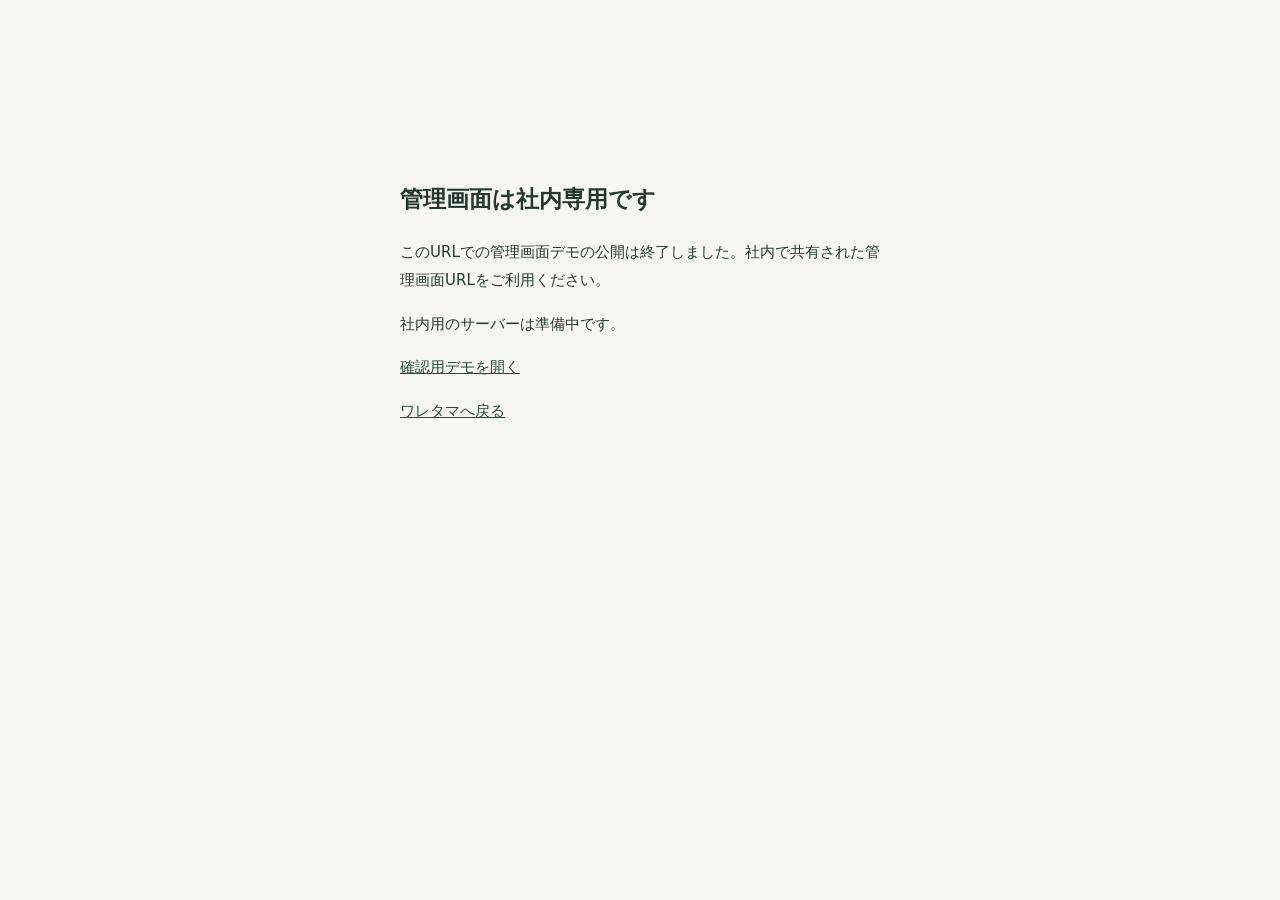
<file: admin-demo/index.html>
<!doctype html><html lang="ja"><head><meta charset="utf-8"><meta name="viewport" content="width=device-width,initial-scale=1"><meta name="robots" content="noindex,nofollow"><title>社内専用の管理画面</title><style>body{margin:0;background:#f6f7f2;color:#23392f;font:15px/1.9 system-ui,sans-serif}main{max-width:480px;margin:15vh auto;padding:28px}h1{font-size:23px}a{color:#254d3c}</style></head><body><main><h1>管理画面は社内専用です</h1><p>このURLでの管理画面デモの公開は終了しました。社内で共有された管理画面URLをご利用ください。</p><p>社内用のサーバーは準備中です。</p><p><a href="../mentor-admin/">確認用デモを開く</a></p><a href="../">ワレタマへ戻る</a></main></body></html>
</file>
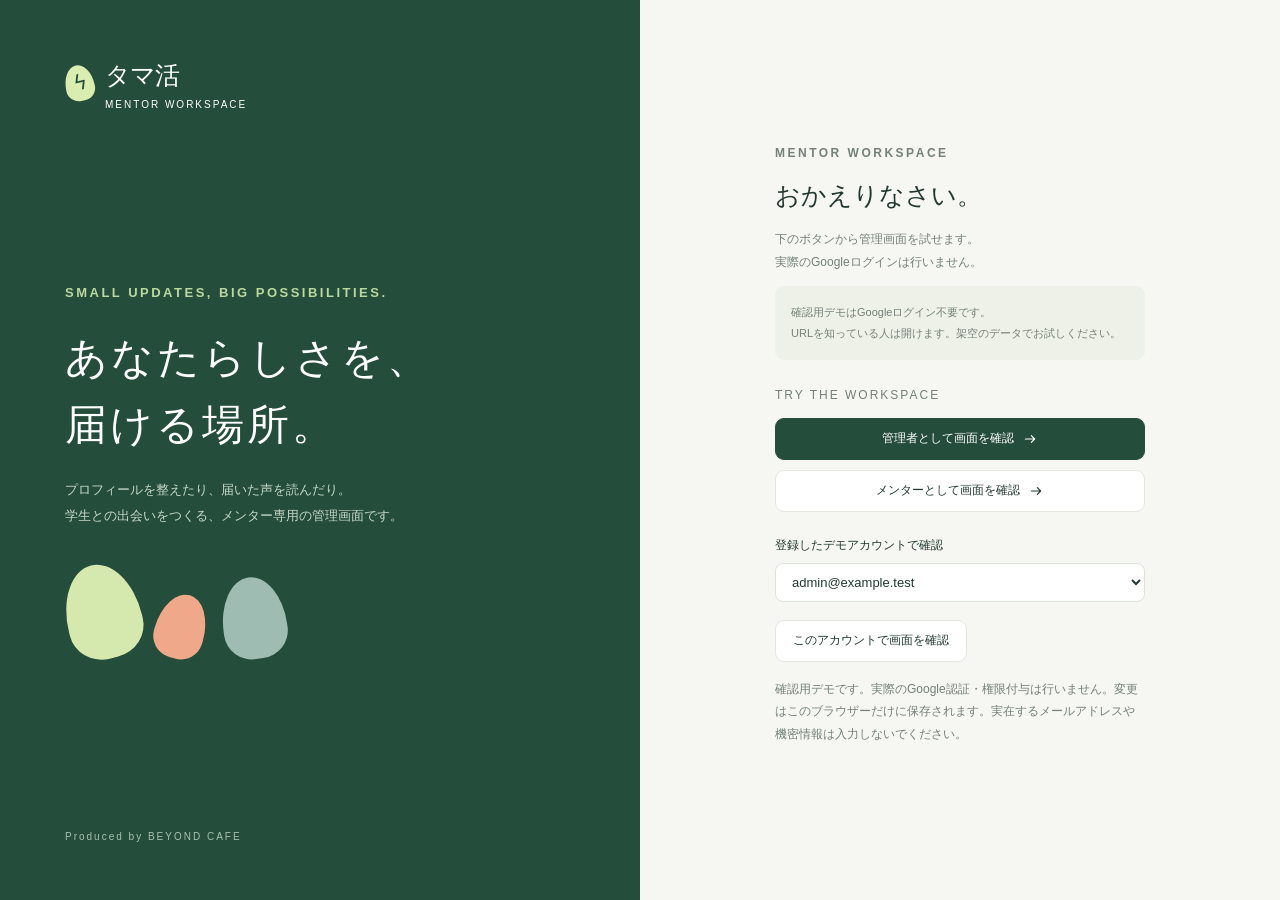
<file: mentor-admin/index.html>
<!doctype html>
<html lang="ja">
<head>
  <meta charset="utf-8">
  <meta name="viewport" content="width=device-width,initial-scale=1">
  <meta http-equiv="Content-Security-Policy" content="default-src 'self'; script-src 'self'; style-src 'self'; img-src 'self' data: blob: https:; connect-src 'self'; base-uri 'self'; form-action 'self'">
  <meta name="robots" content="noindex,nofollow">
  <meta name="referrer" content="no-referrer"><title>タマ活｜メンター管理デモ</title>
  <link rel="stylesheet" href="./style.css?v=5">
  <script src="./seed.js?v=5" defer></script>
  <script src="./demo-api.js?v=6" defer></script>
  <script src="./students.js?v=5" defer></script>
  <script src="./app.js?v=6" defer></script>
</head>
<body>
  <div id="app"><div class="loading">管理画面を読み込んでいます…</div></div>
  <div id="toast" role="status" aria-live="polite"></div>
  <dialog id="account-dialog" aria-labelledby="account-title"></dialog>
</body>
</html>
</file>
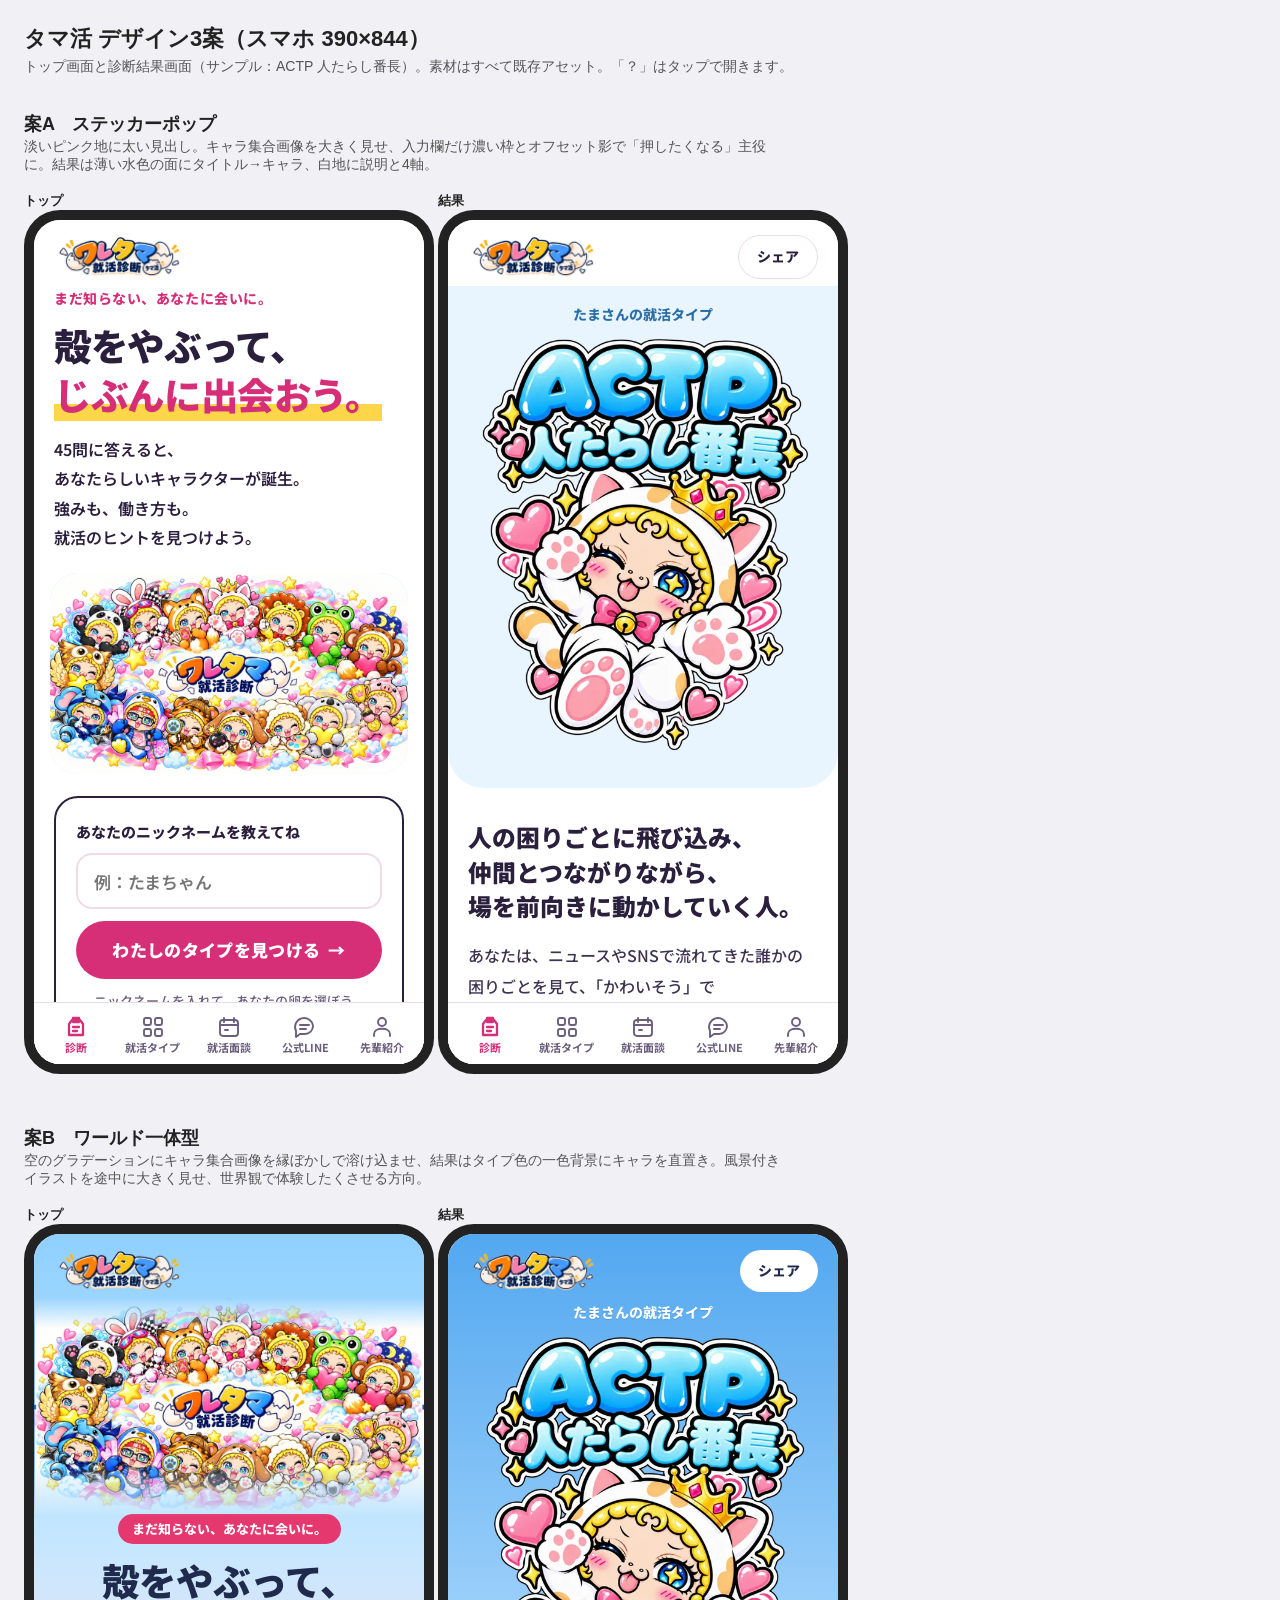
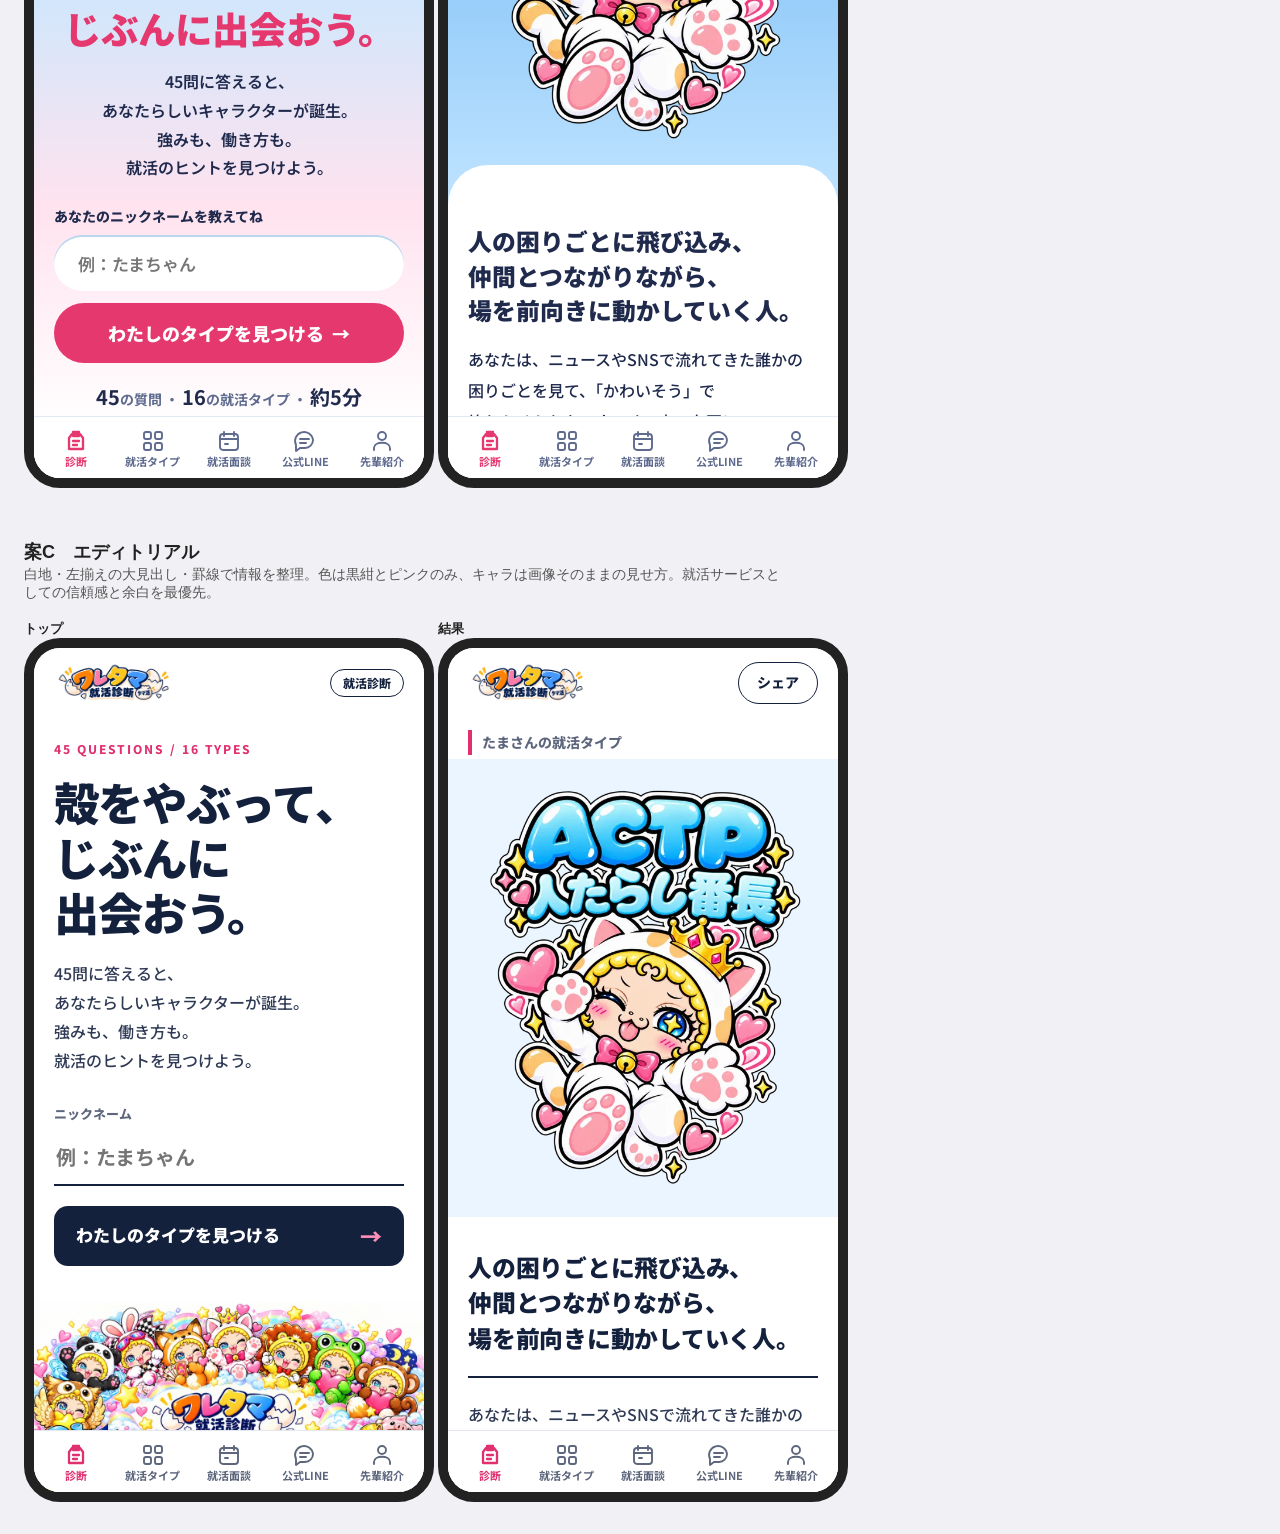
<file: proposals/index.html>
<!doctype html><html lang="ja"><head><meta charset="utf-8"><meta name="viewport" content="width=device-width,initial-scale=1"><title>タマ活 デザイン3案 比較</title>
<style>body{margin:0;font-family:"Noto Sans JP",sans-serif;background:#f1f1f5;color:#222}h1{font-size:22px;padding:24px 24px 4px;margin:0}p.n{margin:0;padding:0 24px 16px;color:#555;font-size:14px}
.case{padding:8px 24px 28px}.case h2{font-size:18px;margin:12px 0 2px}.case p{margin:0 0 12px;font-size:14px;color:#555;max-width:760px}
.row{display:flex;gap:24px;flex-wrap:wrap}.ph{width:390px}.ph iframe{width:390px;height:844px;border:10px solid #222;border-radius:36px;background:#fff;box-sizing:content-box}.ph small{display:block;margin:6px 0 0;font-weight:700}</style></head><body>
<h1>タマ活 デザイン3案（スマホ 390×844）</h1><p class="n">トップ画面と診断結果画面（サンプル：ACTP 人たらし番長）。素材はすべて既存アセット。「？」はタップで開きます。</p>
<div class="case"><h2>案A　ステッカーポップ</h2><p>淡いピンク地に太い見出し。キャラ集合画像を大きく見せ、入力欄だけ濃い枠とオフセット影で「押したくなる」主役に。結果は薄い水色の面にタイトル→キャラ、白地に説明と4軸。</p><div class="row"><div class="ph"><small>トップ</small><iframe src="a-top.html"></iframe></div><div class="ph"><small>結果</small><iframe src="a-result.html"></iframe></div></div></div>
<div class="case"><h2>案B　ワールド一体型</h2><p>空のグラデーションにキャラ集合画像を縁ぼかしで溶け込ませ、結果はタイプ色の一色背景にキャラを直置き。風景付きイラストを途中に大きく見せ、世界観で体験したくさせる方向。</p><div class="row"><div class="ph"><small>トップ</small><iframe src="b-top.html"></iframe></div><div class="ph"><small>結果</small><iframe src="b-result.html"></iframe></div></div></div>
<div class="case"><h2>案C　エディトリアル</h2><p>白地・左揃えの大見出し・罫線で情報を整理。色は黒紺とピンクのみ、キャラは画像そのままの見せ方。就活サービスとしての信頼感と余白を最優先。</p><div class="row"><div class="ph"><small>トップ</small><iframe src="c-top.html"></iframe></div><div class="ph"><small>結果</small><iframe src="c-result.html"></iframe></div></div></div>
</body></html>
</file>
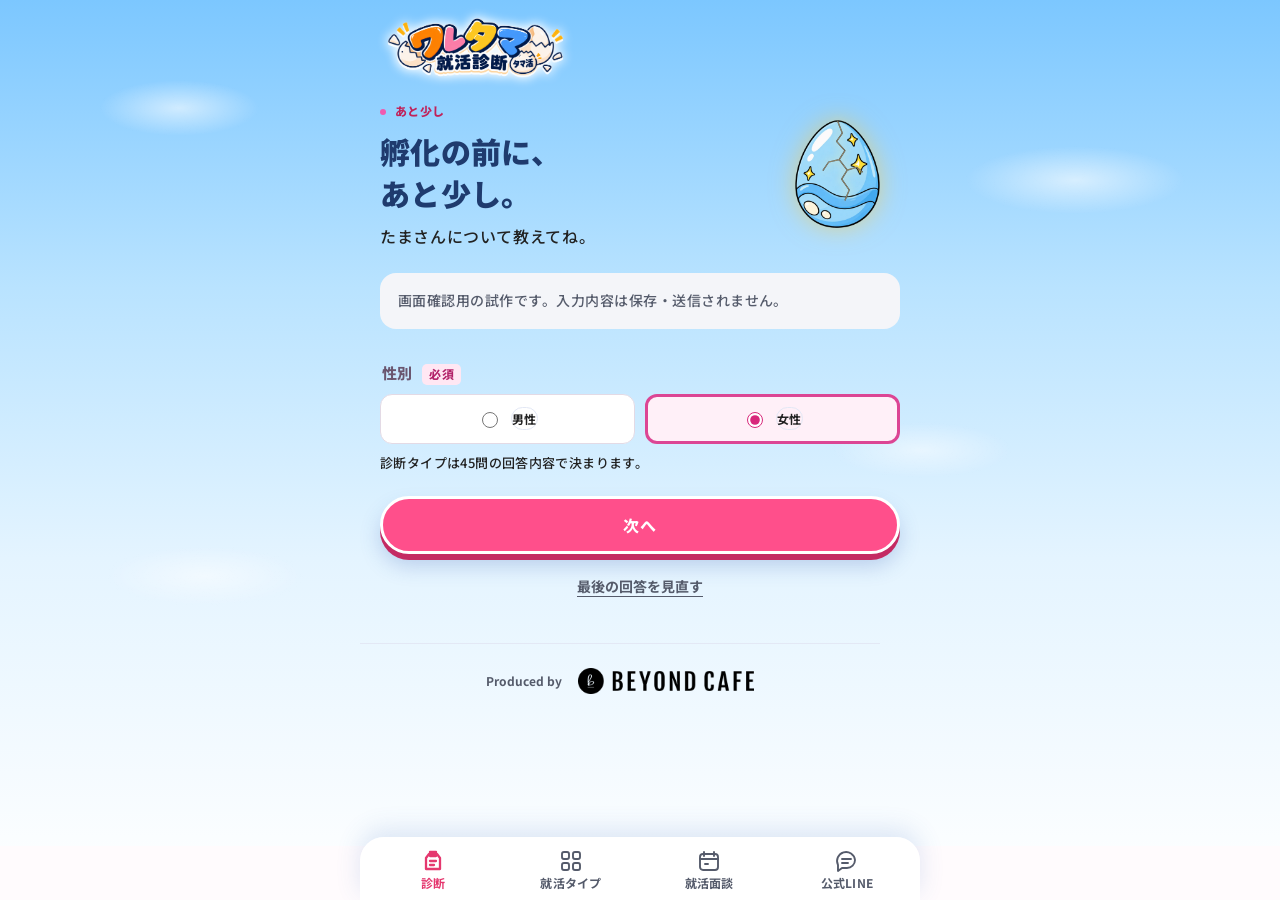
<file: hatch-preview.html>
<!DOCTYPE html>
<!-- saved from url=(0052)https://tamakatsu-design.nakai-akihide.chatgpt.site/ -->
<html lang="ja"><head><meta http-equiv="Content-Type" content="text/html; charset=UTF-8"><meta name="robots" content="noindex,nofollow"><meta name="viewport" content="width=device-width,initial-scale=1,viewport-fit=cover"><style>:root{color-scheme:light;box-sizing:border-box;padding-top:env(safe-area-inset-top,0px);padding-bottom:env(safe-area-inset-bottom,0px)}html{scroll-padding-top:env(safe-area-inset-top,0px)}body{margin:0;padding:0;font:14px -apple-system,BlinkMacSystemFont,sans-serif;background:#fff;color:#000}img{max-width:100%}[hidden]:not([hidden=until-found i]){display:none!important}</style></head><body>
<title>ワレタマ就活診断（タマ活）｜あなたの可能性が、孵化する。</title><meta name="description" content="ニックネームを決めて卒業年度の卵を選ぼう。45問で卵にヒビが入り、あなたの就活タイプに合うキャラが生まれる、ワレタマ就活診断（タマ活）。"><link rel="icon" type="image/svg+xml" href="data:image/svg+xml,%3Csvg%20xmlns%3D%22http%3A%2F%2Fwww.w3.org%2F2000%2Fsvg%22%20viewBox%3D%220%200%2064%2064%22%3E%3Crect%20width%3D%2264%22%20height%3D%2264%22%20rx%3D%2216%22%20fill%3D%22%231d2638%22%2F%3E%3Cpath%20d%3D%22M32%2010C24%2010%2015%2031%2015%2041a17%2017%200%200%200%2034%200C49%2031%2040%2010%2032%2010Z%22%20fill%3D%22%23ef9952%22%2F%3E%3Cpath%20d%3D%22m32%2020-6%2011%2010%205-7%2012%22%20fill%3D%22none%22%20stroke%3D%22%231d2638%22%20stroke-width%3D%224%22%2F%3E%3C%2Fsvg%3E"><link rel="preconnect" href="https://fonts.googleapis.com/"><link rel="preconnect" href="https://fonts.gstatic.com/" crossorigin=""><link href="https://fonts.googleapis.com/css2?family=Noto+Sans+JP:wght@400;500;600;700;800;900&display=swap" rel="stylesheet"><link href="https://fonts.googleapis.com/css2?family=Dela+Gothic+One&text=BEYOND%E3%83%A1%E3%83%B3%E3%82%BF%E3%83%BC%E3%82%92%E3%81%94%E7%B4%B9%E4%BB%8B%EF%BC%81&display=swap" rel="stylesheet"><link rel="stylesheet" href="design.css"><link rel="stylesheet" href="pop.css"><link rel="stylesheet" href="redesign.css"><link rel="stylesheet" href="playful.css"><link rel="stylesheet" href="polished.css"><link rel="stylesheet" href="journey.css"><link rel="stylesheet" href="home-world.css"><link rel="stylesheet" href="tama-theme.css"><link rel="stylesheet" href="source-integration.css?v=nav4"><link rel="stylesheet" href="tama-v2.css?v=22"><link rel="stylesheet" href="tama-sky.css?v=2"><link rel="stylesheet" href="tama-type.css?v=38"><link rel="stylesheet" href="mentor-carousel.css?v=17"><link rel="stylesheet" href="home-mobile.css?v=11"><link rel="stylesheet" href="types-page.css?v=3"><link rel="stylesheet" href="consult-page.css?v=3"><div class="shell"><header class="top tama-top"><a class="tama-wordmark" href="./" title="トップへ戻る"><img class="site-brand-logo" src="assets/waretama-brand-transparent.png" alt="ワレタマ 就活診断 タマ活（トップへ戻る）" width="2111" height="745"></a><small>いろんな個性。いろんな可能性。<span aria-hidden="true">✧</span></small></header><main id="app"></main></div><script src="site-config.js?v=4"></script><script src="mentors-data.js?v=7"></script><script src="diagnosis-data.js?v=questions-fix45"></script><script src="result-guidance.js?v=import-v45"></script><script>
const axes=[{name:'行動',letters:['A','D'],labels:['即応','熟考']},{name:'環境',letters:['C','S'],labels:['挑戦','安定']},{name:'関係',letters:['T','I'],labels:['協働','独立']},{name:'価値観',letters:['G','P'],labels:['自己実現','社会貢献']}];
const questions=importedDiagnosis.questions.map(q=>({id:q.id,axis:['action','environment','relation','motivation'].indexOf(q.axis),q:q.text,measures:q.measures,tieBreaker:q.tieBreaker}));
const PAGE_SIZE=4;
const PAGE_COUNT=Math.ceil(questions.length/PAGE_SIZE);
function questionRange(page){const start=page*PAGE_SIZE+1,end=Math.min((page+1)*PAGE_SIZE,questions.length);return start===end?String(start):start+'〜'+end;}
const scaleLabels=['とてもあてはまる','ややあてはまる','どちらでもない','あまりあてはまらない','まったくあてはまらない'];
function calculateDiagnosis(values){return axes.map((axis,i)=>{const entries=questions.map((q,n)=>({q,n})).filter(x=>x.q.axis===i),total=entries.reduce((sum,x)=>sum+(x.q.measures===axis.letters[0]?(values[x.n]??3):6-(values[x.n]??3)),0),mid=entries.length*3,isTie=total===mid,leftPercent=(total-entries.length)/(entries.length*4)*100,anchor=entries.find(x=>x.q.tieBreaker),anchorValue=values[anchor.n]??3;const side=isTie?(anchorValue>=3?0:1):(total>mid?0:1);return {side,isTie,isClose:!isTie&&leftPercent>=45&&leftPercent<=55,needsReview:isTie&&anchorValue===3,diff:leftPercent-50,strength:Math.round(side===0?leftPercent:100-leftPercent),marker:Math.round(100-leftPercent),leftPercent};});}
function calculateScores(values){return calculateDiagnosis(values).map(x=>x.diff)}
function answeredCount(){return answers.filter(value=>value!==undefined).length}
function firstUnansweredQuestion(){return questions.findIndex((_,i)=>answers[i]===undefined)}
function isQuestionUnlocked(index){const first=firstUnansweredQuestion();return first===-1||index<=first}
function eggStage(count){return Math.min(3,Math.floor(Math.max(0,count)/questions.length*4))}

const app=document.getElementById('app');['pink','blue','green'].forEach(c=>{const i=new Image();i.src='assets/egg-pop-'+c+'.webp';});
let answers=[],step=-1,nickname='',graduation=null,contact={phone:'',gender:'',email:''},contactReady=false,quizRenderId=0,quizCleanup=()=>{};
const years=[{year:2027,label:'27卒',color:'赤',tone:'#d94f51',bg:'#fff5f5'},{year:2028,label:'28卒',color:'青',tone:'#3978c4',bg:'#f2f7ff'},{year:2029,label:'29卒',color:'緑',tone:'#418b66',bg:'#f2faf5'}];
const characters=[
['先陣ファイター','先陣ファイター'],
['共感ムードメーカー','共感ムードメーカー'],
['冒険ソロランナー','冒険ソロランナー'],
['使命アタッカー','使命アタッカー'],
['段取りキャプテン','段取りキャプテン'],
['寄り添いサポーター','寄り添いサポーター'],
['マイペース職人','マイペース職人'],
['誠実バックアップ','誠実バックアップ'],
['戦略リーダー','戦略リーダー'],
['社会派プランナー','社会派プランナー'],
['探究アナリスト','探究アナリスト'],
['理想クリエイター','理想クリエイター'],
['着実マネージャー','着実マネージャー'],
['安心メンター','安心メンター'],
['専門マスター','専門マスター'],
['静かな設計士','静かな設計士']
];
const characterIntros=resultProfiles.map(p=>importedDiagnosis.results.find(r=>r.code===p.code).catchCopy);
const finalTypeCards={
  ACTG:{name:'アクセルジャンキー',sheet:'pink-types.jpg',col:0,row:0,tone:'pink'},
  ASTG:{name:'統率ライオン',sheet:'pink-types.jpg',col:1,row:0,tone:'pink'},
  DCTG:{name:'戦略ぶた',sheet:'pink-types.jpg',col:0,row:1,tone:'pink'},
  DSTG:{name:'堅実きつね',sheet:'pink-types.jpg',col:1,row:1,tone:'pink'},
  ACTP:{name:'ムードメーカーねこ',sheet:'blue-types.jpg',col:0,row:0,tone:'blue'},
  ASTP:{name:'支えパンダ',sheet:'blue-types.jpg',col:1,row:0,tone:'blue'},
  DCTP:{name:'導きカエル',sheet:'blue-types.jpg',col:0,row:1,tone:'blue'},
  DSTP:{name:'癒しさる',sheet:'blue-types.jpg',col:1,row:1,tone:'blue'},
  ACIG:{name:'ひらめきいぬ',sheet:'green-types.jpg',col:0,row:0,tone:'green'},
  ASIG:{name:'マイペースぞう',sheet:'green-types.jpg',col:1,row:0,tone:'green'},
  DCIG:{name:'探究トラ',sheet:'green-types.jpg',col:0,row:1,tone:'green'},
  DSIG:{name:'専門ペンギン',sheet:'green-types.jpg',col:1,row:1,tone:'green'}
};
const documentCharacters={"ACTG": {"name": "アクセルジャンキー", "tone": "pink"}, "ASTG": {"name": "段取りの支配人", "tone": "pink"}, "DCTG": {"name": "勝ち筋コレクター", "tone": "pink"}, "DSTG": {"name": "慎重派の切り札", "tone": "pink"}, "ACTP": {"name": "人たらし番長", "tone": "blue"}, "ASTP": {"name": "先回りエスパー", "tone": "blue"}, "DCTP": {"name": "仲直り大使", "tone": "blue"}, "DSTP": {"name": "深夜2時のカウンセラー", "tone": "blue"}, "ACIG": {"name": "アイデア爆弾", "tone": "lilac"}, "ASIG": {"name": "時短忍者", "tone": "lilac"}, "DCIG": {"name": "なぜなぜ探偵", "tone": "lilac"}, "DSIG": {"name": "一点突破オタク", "tone": "lilac"}, "ACIP": {"name": "沼落とし伝道師", "tone": "yellow"}, "ASIP": {"name": "困ったときの神様", "tone": "yellow"}, "DCIP": {"name": "おせっかいデザイナー", "tone": "yellow"}, "DSIP": {"name": "ひっそり守護神", "tone": "yellow"}};
Object.entries(documentCharacters).forEach(([code,entry])=>{finalTypeCards[code]={...finalTypeCards[code],...entry};});
Object.entries(finalTypeCards).forEach(([code,card])=>{
  const i=axes.reduce((index,axis,n)=>index*2+axis.letters.indexOf(code[n]),0);
  characters[i]=[card.name,card.name];
});
/* 診断カードは、通常版とレア版の2種類。結果を表示するたびに、くじ引きで決める（レアは約5人に2人） */
const CARD_RARE_RATE=0.4;
let currentCardRare=false;
let rareRoll=null;
function drawCardRare(){if(rareRoll===null)rareRoll=Math.random()<CARD_RARE_RATE;currentCardRare=rareRoll;return currentCardRare}
function typeCardMarkup(code,rare=currentCardRare){
  const card=finalTypeCards[code];
  return `<span class="type-card-window type-card-art${rare?' is-rare':''}"><img src="assets/type-cards/${code}-${rare?'rare':'normal'}.webp?v=1" alt="${code} ${card.name}の診断カード${rare?'（レア）':''}" width="600" height="800" decoding="async">${rare?'<span class="rare-badge" aria-hidden="true">✨ RARE</span>':''}</span>`;
}
function openTypeCard(code){
  const card=finalTypeCards[code];if(!card)return;
  const trigger=document.activeElement,dialog=document.createElement('dialog');
  dialog.className='type-card-dialog';dialog.setAttribute('aria-label',`${code} ${card.name}の診断カード`);
  dialog.innerHTML=`<button type="button" class="type-card-close" autofocus aria-label="拡大したカードを閉じる">閉じる ×</button>${currentCardRare?'<p class="rare-note" role="status">✨ レアカードが出ました！出会える人は、5人に2人です。</p>':''}${typeCardMarkup(code)}`;
  dialog.querySelector('.type-card-close').onclick=()=>dialog.close();
  const zoomButton=dialog.querySelector('.type-card-zoom');if(zoomButton)zoomButton.onclick=e=>{const enlarged=dialog.classList.toggle('is-zoomed');e.currentTarget.setAttribute('aria-pressed',String(enlarged));e.currentTarget.textContent=enlarged?'全体を表示 −':'文字を拡大 ＋'};
  dialog.addEventListener('click',e=>{if(e.target===dialog)dialog.close()});
  dialog.addEventListener('close',()=>{dialog.remove();if(trigger?.isConnected)trigger.focus()},{once:true});
  document.body.appendChild(dialog);dialog.showModal();
}
function esc(value){return String(value).replace(/[&<>"']/g,c=>({'&':'&amp;','<':'&lt;','>':'&gt;','"':'&quot;',"'":'&#39;'}[c]))}
const eggFiles=['assets/egg-pop-pink.webp','assets/egg-pop-blue.webp','assets/egg-pop-green.webp'];
const eggStageNames=['ヒビなし','小さなヒビ','ヒビが広がっている','孵化する直前'];
/* stage 0=ヒビなし / 1・2=ヒビが少しずつ広がる / 3=孵化直前。ヒビは色を問わず重ねる透過レイヤー */
function egg(stage=0,row=graduation??0,extra=''){return `<div class="egg-sprite egg-stage-${stage} ${extra}" role="img" aria-label="${years[row].color}色の卵・${eggStageNames[stage]}"><img class="egg-base" src="${eggFiles[row]}" alt="" loading="eager" decoding="sync">${stage>0?'<svg class="egg-crack" viewBox="0 0 1024 1024" aria-hidden="true"><path d="M512 84 552 186 504 253 573 329 526 403 592 488 546 562 608 651 573 738 M526 403 440 422 392 493 M592 488 669 465 718 506" fill="none" stroke="#30272e" stroke-width="10" stroke-linejoin="round"/><path d="M512 84 552 186 504 253 573 329 526 403 592 488 546 562 608 651 573 738 M526 403 440 422 392 493 M592 488 669 465 718 506" fill="none" stroke="#fff5ad" stroke-width="4" stroke-linejoin="round"/></svg>':''}</div>`}
/* トップ用：青はヒビ入り（装飾）、赤・緑はヒビなし */
function eggPlain(file,color,cracked){return `<div class="egg-sprite ${cracked?'egg-fixed-cracked':''}" role="img" aria-label="${color}色の卵${cracked?'・光るヒビ入り':''}"><img class="egg-base" src="${file}" alt="" loading="eager" decoding="sync"></div>`}
const characterFrames={"DCTG": {"view": "17 25 526 651", "w": 560, "h": 700}, "ACIP": {"view": "0 4 560 732", "w": 560, "h": 747}, "DCIG": {"view": "15 12 514 682", "w": 560, "h": 700}, "ACTP": {"view": "18 12 531 673", "w": 560, "h": 700}, "DSIG": {"view": "6 0 527 791", "w": 533, "h": 800}, "ASTP": {"view": "0 0 555 738", "w": 560, "h": 747}, "DSTG": {"view": "0 13 555 718", "w": 560, "h": 747}, "ASIP": {"view": "0 0 554 741", "w": 560, "h": 747}, "DSIP": {"view": "10 0 550 731", "w": 560, "h": 747}, "ASTG": {"view": "7 14 553 670", "w": 560, "h": 700}, "all-characters": {"view": "14 0 1426 720", "w": 1440, "h": 720}, "DSTP": {"view": "10 13 543 622", "w": 560, "h": 700}, "ASIG": {"view": "7 11 520 754", "w": 534, "h": 800}, "DCTP": {"view": "7 2 544 698", "w": 560, "h": 700}, "ACIG": {"view": "6 11 554 689", "w": 560, "h": 725}, "DCIP": {"view": "0 0 560 747", "w": 560, "h": 747}, "ACTG": {"view": "0 4 552 714", "w": 560, "h": 718}};
const vignetteCodes=["ASIG", "DSIG", "DCIG", "ACIG", "DSTG", "DSIP", "DCIP", "ASIP", "ACTG", "ACIP", "ASTG", "DCTG","ACTP","ASTP","DCTP","DSTP"];
function character(index,code='',useScenic=true){
  if(useScenic&&vignetteCodes.includes(code))return `<figure class="doc-character-art vignette-art"><img src="assets/vignettes/${code}.webp" alt="${code} ${esc(documentCharacters[code].name)}のイラスト" width="1000" height="400" decoding="async"></figure>`;
  if(documentCharacters[code]){const frame=characterFrames[code];return `<figure class="doc-character-art" style="--original-ratio:${frame.w}/${frame.h}"><svg viewBox="${frame.view}" role="img" aria-label="${code} ${esc(documentCharacters[code].name)}のキャラクター"><image href="assets/result-cast/${code}.webp?v=uncut2" width="${frame.w}" height="${frame.h}"/></svg></figure>`;}
  const col=index%4,row=Math.floor(index/4);const male=contact.gender==='male';const file=male?'assets/characters-male-v2.webp':'assets/characters-female-v2.webp';return `<div class="character-stage"><div class="character-window"><img src="${file}" alt="${characters[index][0]}の${male?'男性':'女性'}キャラクター" loading="eager" style="--sprite-left:${-col*100}%;--sprite-top:${-row*100}%"></div><span class="character-stage-caption">TYPE ${String(index+1).padStart(2,'0')} / 16</span></div>`;
}
function scrollTop(){window.scrollTo(0,0)}

function homeStepArt(n){const ink='#17245F',pink='#EC5D8B',soft='#FDEEF3',yel='#FFDA43',sky='#9ED8F5';const sp=(x,y,s=1,c=yel)=>`<path d="M${x} ${y-9*s}C${x+1.5*s} ${y-2*s} ${x+2*s} ${y-1.5*s} ${x+9*s} ${y}C${x+2*s} ${y+1.5*s} ${x+1.5*s} ${y+2*s} ${x} ${y+9*s}C${x-1.5*s} ${y+2*s} ${x-2*s} ${y+1.5*s} ${x-9*s} ${y}C${x-2*s} ${y-1.5*s} ${x-1.5*s} ${y-2*s} ${x} ${y-9*s}Z" fill="${c}" stroke="${ink}" stroke-width="1.6" stroke-linejoin="round"/>`;
  const svg=b=>`<svg viewBox="0 0 300 190" width="300" height="190" xmlns="http://www.w3.org/2000/svg">${b}</svg>`;
  if(n===1)return svg(`<ellipse cx="150" cy="172" rx="118" ry="10" fill="${soft}"/>
<image href="assets/egg-pop-blue.webp" x="34" y="78" width="86" height="86"/><image href="assets/egg-pop-green.webp" x="180" y="78" width="86" height="86"/><image href="assets/egg-pop-pink.webp" x="94" y="52" width="112" height="112"/>
<path d="M222 58C214 80 196 82 184 70" fill="none" stroke="${ink}" stroke-width="2.4" stroke-linecap="round" stroke-dasharray="0.1 6"/><path d="M178 62l3 11 10-4" fill="none" stroke="${ink}" stroke-width="2.4" stroke-linecap="round" stroke-linejoin="round"/>
<rect x="196" y="22" width="86" height="30" rx="15" fill="#fff" stroke="${ink}" stroke-width="2"/><text x="239" y="42" text-anchor="middle" font-size="13" font-weight="900" fill="${pink}" font-family="Noto Sans JP,sans-serif">たまちゃん</text><path d="M206 52l-8 12 16-9" fill="#fff" stroke="${ink}" stroke-width="2" stroke-linejoin="round"/>
${sp(46,40,1.1)}${sp(70,20,.7,pink)}${sp(268,92,.8,sky)}`);
  if(n===2)return svg(`<ellipse cx="150" cy="176" rx="118" ry="9" fill="${soft}"/>
<g transform="rotate(-6 110 95)"><rect x="56" y="14" width="104" height="160" rx="18" fill="#fff" stroke="${ink}" stroke-width="2.6"/><rect x="92" y="22" width="32" height="6" rx="3" fill="${ink}"/>
<text x="108" y="52" text-anchor="middle" font-size="10" font-weight="900" fill="${ink}" font-family="Noto Sans JP,sans-serif">Q.12 / 45</text><path d="M70 64h76M70 74h56" stroke="${ink}" stroke-width="3" stroke-linecap="round" opacity=".25"/>
<rect x="68" y="88" width="80" height="22" rx="11" fill="${pink}" stroke="${ink}" stroke-width="1.8"/><path d="M78 99l5 5 9-10" fill="none" stroke="#fff" stroke-width="2.6" stroke-linecap="round" stroke-linejoin="round"/><path d="M98 99h40" stroke="#fff" stroke-width="3" stroke-linecap="round"/>
<rect x="68" y="116" width="80" height="22" rx="11" fill="#fff" stroke="${ink}" stroke-width="1.8"/><path d="M80 127h58" stroke="${ink}" stroke-width="3" stroke-linecap="round" opacity=".25"/>
<rect x="68" y="144" width="80" height="22" rx="11" fill="#fff" stroke="${ink}" stroke-width="1.8"/><path d="M80 155h50" stroke="${ink}" stroke-width="3" stroke-linecap="round" opacity=".25"/></g>
<image href="assets/egg-pop-blue.webp" x="168" y="58" width="112" height="112"/><path d="M214 74l8 12-9 8 10 12" fill="none" stroke="${ink}" stroke-width="2.4" stroke-linecap="round" stroke-linejoin="round"/>
<circle cx="250" cy="44" r="22" fill="${yel}" stroke="${ink}" stroke-width="2"/><text x="250" y="50" text-anchor="middle" font-size="17" font-weight="900" fill="${ink}" font-family="Noto Sans JP,sans-serif">45</text>
<path d="M178 70l-8-8M186 62l-3-11M196 66l4-10" stroke="${ink}" stroke-width="2" stroke-linecap="round"/>${sp(36,40,.8,pink)}`);
  const rays=Array.from({length:16},(_,k)=>{const a=k*Math.PI/8,r1=46,r2=k%2?78:92;return `<path d="M${(150+r1*Math.cos(a)).toFixed(1)} ${(92+r1*Math.sin(a)).toFixed(1)}L${(150+r2*Math.cos(a)).toFixed(1)} ${(92+r2*Math.sin(a)).toFixed(1)}" stroke="${k%2?pink:yel}" stroke-width="6" stroke-linecap="round"/>`}).join('');
  return svg(`<ellipse cx="150" cy="178" rx="118" ry="9" fill="${soft}"/><circle cx="150" cy="92" r="70" fill="#FFF6CC"/>${rays}
<image href="assets/result-cast/ACTP.webp?v=uncut2" x="94" y="18" width="112" height="140"/>
<path d="M58 150l9 9 8-11 9 10 8-12 9 9 7-6C118 160 110 180 87 180S56 168 58 150z" fill="#F9B9CF" stroke="${ink}" stroke-width="2.2" stroke-linejoin="round"/><path d="M68 166c4 4 10 5 16 4" stroke="#fff" stroke-width="3" stroke-linecap="round" fill="none"/><path d="M184 150l9 9 8-11 9 10 8-12 9 9 7-6C244 160 236 180 213 180S182 168 184 150z" fill="#F9B9CF" stroke="${ink}" stroke-width="2.2" stroke-linejoin="round"/><path d="M194 166c4 4 10 5 16 4" stroke="#fff" stroke-width="3" stroke-linecap="round" fill="none"/>
${sp(52,46,1)}${sp(250,40,1.1,pink)}${sp(262,120,.7,sky)}${sp(40,120,.7,pink)}<circle cx="80" cy="24" r="4" fill="${sky}"/><circle cx="226" cy="160" r="4" fill="${yel}"/>`);}
function home(){
  quizCleanup();step=-1;const lastResult=loadLastResult(),progress=loadProgress();
  app.innerHTML=`<section class="tama-home has-title-art" aria-label="ワレタマ就活診断をはじめる">
    <div class="tama-hero">
      <p class="tama-kicker"><span aria-hidden="true">✦</span> まだ知らない、あなたに会いに。 <span aria-hidden="true">✦</span></p>
      <figure class="tama-visual title-art"><img src="assets/home-hero.webp" width="1100" height="1284" alt="ワレタマ就活診断（タマ活）。殻をやぶって、じぶんに出会おう。パンダ、うさぎ、ライオン、きつね、かえる、くま、ひつじのキャラクターたちが、階段で本やパソコンを広げている" fetchpriority="high" decoding="async"></figure>
      <div class="tama-hero-copy"><h1>殻をやぶって、<span>じぶんに出会おう。</span></h1><p>${questions.length}問に答えると、あなたらしいキャラクターが誕生。<br>強みも、働き方も。就活のヒントを見つけよう。</p></div>
      <form class="tama-start" id="nickname-form">
        <label for="nickname">あなたのニックネームを教えてね</label>
        <div class="tama-start-row"><input id="nickname" name="nickname" placeholder="ニックネームを入力（例：たまちゃん）" maxlength="20" required autocomplete="nickname" value="${esc(nickname)}" aria-describedby="nickname-help name-error"><button class="cta" type="submit">わたしのタイプを見つける<span aria-hidden="true">→</span></button></div>
        <div class="form-error" id="name-error" aria-live="polite"></div>
        <p id="nickname-help">ニックネームを入れて、あなたの卵を選ぼう。</p>${progress?`<button type="button" class="resume-result resume-quiz" id="resume-quiz">診断の続きから（${progress.count} / ${questions.length}問 回答済み）</button>`:''}${lastResult?`<button type="button" class="resume-result" id="resume-result">前回の結果を見る（${esc(lastResult.nickname)}さん）</button>`:''}<button type="button" class="resume-result" id="open-login">引き継ぎコードで結果を見る</button>
      </form>
      <div class="tama-facts" aria-label="診断について"><span><b>${questions.length}</b> の質問</span><i aria-hidden="true"></i><span><b>16</b> の就活タイプ</span><i aria-hidden="true"></i><span><b>約5分</b> で完了</span></div>
    </div>
    <section class="hm-sec hm-discover" aria-labelledby="discover-title"><div class="hm-head"><p class="hm-label">WHAT YOU'LL FIND</p><h2 id="discover-title">診断でわかること</h2><p class="hm-lead">「自分らしさ」が、就活のヒントになる。${questions.length}問の答えから、あなたの特徴を3つの視点で見つけます。</p></div><div class="hm-rail" data-watermark="POINT POINT POINT"><div class="hm-track" tabindex="0" role="region" aria-roledescription="カルーセル" aria-label="診断でわかること"><article class="hm-card"><p class="hm-card-no">POINT 01</p><div class="hm-card-img"><img src="assets/vignettes/DCIG.webp" alt="虫めがねで地図を調べるキャラクターの絵" width="980" height="385" loading="lazy" decoding="async"></div><h3>あなたの強み・弱み</h3><p>自然にできること、少し苦手なこと。自分の特徴を、言葉にしよう。</p></article><article class="hm-card"><p class="hm-card-no">POINT 02</p><div class="hm-card-img"><img src="assets/vignettes/ASTG.webp" alt="ステージで指揮をするキャラクターの絵" width="980" height="385" loading="lazy" decoding="async"></div><h3>チームでのあなた</h3><p>話を広げる？ みんなをまとめる？ グループで輝く役割が見えてくる。</p></article><article class="hm-card"><p class="hm-card-no">POINT 03</p><div class="hm-card-img"><img src="assets/vignettes/DSIG.webp" alt="好きなものに囲まれた部屋のキャラクターの絵" width="980" height="385" loading="lazy" decoding="async"></div><h3>あなたに合う働き方</h3><p>強みを活かせる環境や立ち回りを、これからの選択のヒントに。</p></article></div><div class="hm-dots" aria-hidden="true"><i class="on"></i><i></i><i></i></div></div></section>
    <section class="hm-sec hm-how" aria-labelledby="how-title"><div class="hm-head"><p class="hm-label">HOW IT WORKS</p><h2 id="how-title">診断の流れ</h2><p class="hm-lead">答えるたび、新しいじぶんに近づく。正解も、不正解もありません。いつものあなたを教えてください。</p></div><div class="hm-rail" data-watermark="STEP STEP STEP"><div class="hm-track" tabindex="0" role="region" aria-roledescription="カルーセル" aria-label="診断の流れ"><article class="hm-card"><p class="hm-card-no">STEP 01</p><div class="hm-card-img">${homeStepArt(1)}</div><h3>あなたの卵を選ぼう</h3><p>ニックネームと卒業年度を選んでスタート。</p></article><article class="hm-card"><p class="hm-card-no">STEP 02</p><div class="hm-card-img">${homeStepArt(2)}</div><h3>${questions.length}問に、直感で答えよう</h3><p>回答するたびに、卵が少しずつ変化します。</p></article><article class="hm-card"><p class="hm-card-no">STEP 03</p><div class="hm-card-img">${homeStepArt(3)}</div><h3>あなたのキャラクターが誕生！</h3><p>16タイプから、あなたらしさを見つけよう。</p></article></div><div class="hm-dots" aria-hidden="true"><i class="on"></i><i></i><i></i></div></div></section>
    <section class="tama-types" aria-labelledby="types-title"><div class="hm-head"><p class="hm-label">16 TYPES</p><h2 id="types-title">あなたは、どのタイプ？</h2><p class="hm-lead">16の個性、16の可能性。キャラクターをタップすると、そのタイプの説明が見られます。</p></div>
      <div class="carousel" role="region" aria-roledescription="カルーセル" aria-label="就活タイプの一例"><div class="carousel-track" tabindex="0">${Object.entries(documentCharacters).map(([code,t],i)=>`<button type="button" class="carousel-slide" data-type-page="${code}" aria-label="${esc(t.name)}（${code}）を見る"><img src="assets/result-cast/${code}.webp?v=uncut2" alt="" width="560" height="700" ${i<2?'':'loading="lazy"'} decoding="async"></button>`).join('')}</div>
      <div class="carousel-dots" aria-hidden="true">${Object.keys(documentCharacters).map((c,i)=>`<i${i===0?' class="on"':''}></i>`).join('')}</div></div>
      <button type="button" class="secondary-cta carousel-all" id="home-all-types">16タイプをすべて見る</button>
    </section>
    <footer class="tama-footer"><span>ワレタマ<span class="tama-footer-dot">✦</span>就活診断</span><p>あなたの可能性が、孵化する。</p></footer>
  </section>`;
  (function(){app.querySelectorAll('.hm-rail').forEach(r=>{const t=r.querySelector('.hm-track'),c=[...t.children],d=[...r.querySelectorAll('.hm-dots i')];let k=0;t.addEventListener('scroll',()=>{if(k)return;k=requestAnimationFrame(()=>{k=0;let b=0;c.forEach((x,i)=>{if(Math.abs(x.offsetLeft-c[0].offsetLeft-t.scrollLeft)<Math.abs(c[b].offsetLeft-c[0].offsetLeft-t.scrollLeft))b=i});d.forEach((x,i)=>x.classList.toggle('on',i===b))})},{passive:true})})})();
  (function(){const home=app.querySelector('.tama-home');if(!home)return;const els=[...home.querySelectorAll('.tama-facts,.hm-head,.hm-rail,.tama-types .carousel')];if(matchMedia('(prefers-reduced-motion: reduce)').matches||!('IntersectionObserver' in window))return;home.classList.add('hm-anim');els.forEach((el,i)=>{el.classList.add('hm-reveal');});const io=new IntersectionObserver(es=>es.forEach(en=>{if(en.isIntersecting){en.target.classList.add('is-in');io.unobserve(en.target)}}),{threshold:.15,rootMargin:'0px 0px -6% 0px'});els.forEach(el=>io.observe(el))})();
  (function(){const track=app.querySelector('.carousel-track'),dots=[...app.querySelectorAll('.carousel-dots i')];if(!track)return;let tick=0;track.addEventListener('scroll',()=>{if(tick)return;tick=requestAnimationFrame(()=>{tick=0;const i=Math.round(track.scrollLeft/(track.scrollWidth/dots.length));dots.forEach((d,k)=>d.classList.toggle('on',k===Math.min(i,dots.length-1)))})},{passive:true});app.querySelectorAll('.carousel-slide').forEach(b=>b.onclick=()=>showTypeInfo(b.dataset.typePage));document.getElementById('home-all-types').onclick=showTypes})();
  document.getElementById('nickname-form').onsubmit=e=>{e.preventDefault();const name=document.getElementById('nickname').value.trim();if(!name){document.getElementById('name-error').textContent='ニックネームを入力してください。';return}nickname=name;showYears()};
  const resumeQuiz=document.getElementById('resume-quiz');if(resumeQuiz)resumeQuiz.onclick=()=>{nickname=progress.nickname;graduation=progress.graduation;answers=progress.answers.slice();showQuizPage(Math.floor(Math.max(0,firstUnansweredQuestion())/PAGE_SIZE))};const resume=document.getElementById('resume-result');if(resume)resume.onclick=()=>{nickname=lastResult.nickname;graduation=lastResult.graduation;answers=lastResult.answers.slice();rareRoll=typeof lastResult.rare==='boolean'?lastResult.rare:null;contactReady=true;showResult()};document.getElementById('open-login')?.addEventListener('click',showLogin);scrollTop();
}
function showYears(){quizCleanup();step=-2;if(graduation!==null)document.documentElement.style.setProperty('--year-accent',years[graduation].tone);app.innerHTML=`<section class="onboarding"><div class="eyebrow">卵を選ぼう</div><h1 class="intro-name">${esc(nickname)}さんの卵を選ぼう。</h1><p>卒業予定の年度を選んでね。</p><form id="year-form"><fieldset class="year-grid" aria-label="卒業年度">${years.map((year,i)=>`<label class="year-card" style="--year-color:${year.tone};--year-bg:${year.bg}"><input type="radio" name="graduation" value="${i}" required ${graduation===i?'checked':''} aria-label="${year.year}年卒・${year.color}色の卵">${egg(0,i)}<strong>${year.label}</strong><small>${year.color}色の卵</small></label>`).join('')}</fieldset><button class="cta" id="start" type="submit" ${graduation===null?'disabled':''}>診断をはじめる</button></form><button class="back" id="edit-name">ニックネームを変更</button><p class="setup-note">卵の色は卒業年度で、キャラは診断の回答で決まります。</p></section>`;app.querySelectorAll('input[name="graduation"]').forEach(input=>input.onchange=()=>{graduation=Number(input.value);document.documentElement.style.setProperty('--year-accent',years[graduation].tone);document.getElementById('start').disabled=false});document.getElementById('year-form').onsubmit=e=>{e.preventDefault();if(graduation!==null){rareRoll=null;showQuizPage(0)}};document.getElementById('edit-name').onclick=home;scrollTop()}
function playHatchVideo(done){
  const box=document.createElement('div');box.className='hatch-video';box.setAttribute('role','dialog');box.setAttribute('aria-modal','true');box.setAttribute('aria-label','卵がひらく演出');
  const mobileVideo=window.matchMedia('(max-width:767px)').matches;
  if(mobileVideo)box.classList.add('is-native-portrait');
  const v=document.createElement('video');v.src=mobileVideo?'assets/hatch-mobile.mp4':'assets/hatch.mp4';v.muted=true;v.defaultMuted=true;v.playsInline=true;v.setAttribute('playsinline','');v.setAttribute('webkit-playsinline','');v.setAttribute('muted','');v.preload='auto';
  const status=document.createElement('p');status.className='hatch-status';status.setAttribute('role','status');status.textContent='あなたの可能性が、もうすぐ孵化する。';
  const play=document.createElement('button');play.type='button';play.className='hatch-play';play.textContent='卵がひらく瞬間を見る';play.hidden=true;
  const skip=document.createElement('button');skip.type='button';skip.className='hatch-skip';skip.textContent='演出をスキップ';
  box.append(v,status,play,skip);document.body.appendChild(box);skip.focus();
  const previousOverflow=document.body.style.overflow;document.body.style.overflow='hidden';
  let finished=false,frameHandle,stallTimer;
  function retry(message){if(finished)return;clearTimeout(stallTimer);status.textContent=message;status.hidden=false;play.hidden=false;skip.textContent='結果を見る';skip.classList.add('is-ready');}
  let started=false;
  function armStall(){clearTimeout(stallTimer);stallTimer=setTimeout(()=>retry('タップして、孵化の続きを見よう。'),started?15000:6000);}
  function updateFraming(){if(v.currentTime>=4.15)box.classList.add('is-burst');}
  function finish(){if(finished)return;finished=true;clearTimeout(stallTimer);if(v.cancelVideoFrameCallback&&frameHandle!==undefined)v.cancelVideoFrameCallback(frameHandle);v.pause();document.body.style.overflow=previousOverflow;done();box.classList.add('is-out');setTimeout(()=>box.remove(),500);}
  function start(){play.hidden=true;status.textContent='あなたの可能性が、もうすぐ孵化する。';armStall();const promise=v.play();if(promise&&promise.catch)promise.catch(()=>retry('タップして、卵がひらく瞬間を見よう。'));}
  v.addEventListener('playing',()=>{started=true;play.hidden=true;status.hidden=true;armStall();if(v.requestVideoFrameCallback){const tick=()=>{if(finished)return;updateFraming();if(!box.classList.contains('is-burst'))frameHandle=v.requestVideoFrameCallback(tick);};frameHandle=v.requestVideoFrameCallback(tick);}});
  v.addEventListener('timeupdate',()=>{updateFraming();armStall();});
  v.addEventListener('ended',finish);
  v.addEventListener('error',()=>{play.hidden=true;clearTimeout(stallTimer);status.hidden=false;status.textContent='動画を読み込めませんでした。「結果を見る」から進めます。';skip.textContent='結果を見る';});
  play.onclick=()=>{if(v.error){v.load();}start();};skip.onclick=finish;
  box.addEventListener('keydown',e=>{if(e.key==='Escape'){e.preventDefault();finish();}if(e.key==='Tab'){const items=[play,skip].filter(b=>!b.hidden);const first=items[0],last=items[items.length-1];if(e.shiftKey&&document.activeElement===first){e.preventDefault();last.focus();}else if(!e.shiftKey&&document.activeElement===last){e.preventDefault();first.focus();}}});
  // 動きを減らす設定でも演出を消さず、本人のタップで再生できる。
  if(window.matchMedia('(prefers-reduced-motion: reduce)').matches){retry('タップすると孵化動画を再生します。');play.focus();}else start();
}
function showHatch(){if(!contactReady)return showContact();step=61;app.innerHTML='';scrollTop();playHatchVideo(showResult)}
function showQuizPage(page){
  if(!nickname)return home();
  if(graduation===null)return showYears();
  quizCleanup();
  const missing=firstUnansweredQuestion();
  page=Math.max(0,Math.min(PAGE_COUNT-1,page));
  if(missing!==-1)page=Math.min(page,Math.floor(missing/PAGE_SIZE));
  step=page;
  const render=++quizRenderId;
  const count=answeredCount(),stage=eggStage(count);
  app.innerHTML=`
    <section class="quiz" aria-label="就活診断の設問">
      <div class="quiz-sticky">
        ${egg(stage,graduation,'quiz-egg')}
        <div class="quiz-sticky-copy">
          <span class="quiz-step" id="quiz-step">${esc(nickname)}さん · ${years[graduation].label} · 設問 ${questionRange(page)}</span>
          <strong id="quiz-page-title" tabindex="-1">4問ずつ、あなたのペースで。</strong>
          <div class="quiz-meter"><span id="quiz-count">${quizCountText(count)}</span><div class="progress" role="progressbar" aria-label="診断の進捗" aria-valuemin="0" aria-valuemax="${questions.length}" aria-valuenow="${count}"><div style="width:${count/questions.length*100}%"></div></div></div>
        </div>
        <span class="quiz-page-mark" id="quiz-page-mark">${String(page+1).padStart(2,'0')}<small>/ ${PAGE_COUNT}</small></span>
      </div>
      <p class="quiz-instruction">回答すると、次の設問へ自動でスクロールします。<span>回答済みの設問は変更できます。ふだん、リラックスしているときの自分で答えてね。考えすぎず、パッと浮かんだ答えを選んでね。正解はないよ。</span></p>
      <div class="quiz-question-list">
        ${questions.map((item,n)=>{
          const locked=!isQuestionUnlocked(n);
          return `
            <section class="quiz-question ${answers[n]===undefined?'':'is-answered'} ${locked?'is-locked':''}" id="qrow-${n}" data-index="${n}">
              <div class="quiz-question-meta"><span class="quiz-question-number">Q${String(n+1).padStart(2,'0')}</span><span class="quiz-axis">${axes[item.axis].name}</span><span class="quiz-question-state">${locked?'順番待ち':answers[n]===undefined?'回答できます':'回答済み'}</span></div>
              <h2 id="qtitle-${n}" tabindex="-1">${esc(item.q)}</h2>
              <fieldset class="scale" aria-labelledby="qtitle-${n}" ${locked?`disabled aria-describedby="qlock-${n}"`:''}>
                <legend class="sr-only">5段階で回答</legend>
                <div class="quiz-answers">
                  <span class="agree">そう思う</span>
                  <div class="scale-options">${scaleLabels.map((label,i)=>`
                    <label class="option" title="${label}" style="--tone:${i<2?'#eab829':i===2?'#8b98a8':'#397bc1'};--check:${i<3?'#173b70':'#fff'};--size:${[38,32,26,32,38][i]}px">
                      <input type="radio" name="response-${n}" value="${5-i}" aria-label="${label}" ${answers[n]===5-i?'checked':''}>
                      <span class="circle" aria-hidden="true">✓</span>
                    </label>`).join('')}</div>
                  <span class="disagree">そう思わない</span>
                </div>
                <p class="selection-label" aria-live="polite">${answers[n]===undefined?'':scaleLabels[5-answers[n]]}</p>
              </fieldset>
              <p class="quiz-lock-note" id="qlock-${n}" ${locked?'':'hidden'}>前の設問に回答すると選択できます。</p>
            </section>`;
        }).join('')}
      </div>
      <div class="quiz-page-nav"><button type="button" class="back" id="quiz-back"></button><button type="button" class="cta" id="quiz-next"></button></div>
    </section>`;
  const reduced=window.matchMedia('(prefers-reduced-motion: reduce)').matches;
  const events=new AbortController();
  let advanceTimer,animationFrame,scrollFrame,closed=false;
  function stopScroll(){clearTimeout(advanceTimer);if(animationFrame!==undefined)cancelAnimationFrame(animationFrame);animationFrame=undefined;}
  function alive(){return !closed&&quizRenderId===render&&!!app.querySelector('.quiz');}
  quizCleanup=()=>{closed=true;clearTimeout(advanceTimer);stopScroll();if(scrollFrame!==undefined)cancelAnimationFrame(scrollFrame);events.abort();};
  window.addEventListener('wheel',stopScroll,{passive:true,signal:events.signal});
  window.addEventListener('touchstart',stopScroll,{passive:true,signal:events.signal});
  window.addEventListener('keydown',e=>{if(['ArrowUp','ArrowDown','PageUp','PageDown','Home','End',' '].includes(e.key))stopScroll();},{signal:events.signal});
  function scrollToRow(n,force=false,instant=false){
    const row=document.getElementById('qrow-'+n);
    const rect=row.getBoundingClientRect();
    const top=app.querySelector('.quiz-sticky').getBoundingClientRect().bottom+6;
    const bottom=app.querySelector('.quiz-page-nav').getBoundingClientRect().top-6;
    if(!force&&rect.top>=top&&rect.bottom<=bottom)return;
    stopScroll();
    const from=window.scrollY,target=Math.max(0,from+rect.top-top);
    if(reduced||instant){window.scrollTo({top:target,behavior:'instant'});return;}
    let began;
    function frame(time){
      if(!alive())return;
      if(began===undefined)began=time;
      const duration=Math.min(820,Math.max(580,Math.abs(target-from)*.55));
      const progress=Math.min(1,(time-began)/duration);
      const ease=progress*progress*progress*(progress*(progress*6-15)+10);
      window.scrollTo({top:from+(target-from)*ease,behavior:'instant'});
      if(progress<1)animationFrame=requestAnimationFrame(frame);else animationFrame=undefined;
    }
    animationFrame=requestAnimationFrame(frame);
  }
  function updateNav(){
    const start=page*PAGE_SIZE;
    const done=questions.slice(start,start+PAGE_SIZE).every((_,i)=>answers[start+i]!==undefined);
    const next=document.getElementById('quiz-next');
    next.disabled=!done;
    next.textContent=page===PAGE_COUNT-1?'結果の準備へ':'次の'+Math.min(PAGE_SIZE,questions.length-start-PAGE_SIZE)+'問';
    document.getElementById('quiz-back').textContent=page?'前の4問':'卵を選び直す';
    document.getElementById('quiz-step').textContent=nickname+'さん · '+years[graduation].label+' · 設問 '+questionRange(page);
    document.getElementById('quiz-page-title').textContent=page===PAGE_COUNT-1?'最後の'+(questions.length-start)+'問です。':'4問ずつ、あなたのペースで。';
    document.getElementById('quiz-page-mark').innerHTML=String(page+1).padStart(2,'0')+'<small>/ '+PAGE_COUNT+'</small>';
  }
  function setGroup(nextPage){page=Math.max(0,Math.min(PAGE_COUNT-1,nextPage));step=page;updateNav();}
  function markCurrentRow(n){
    app.querySelectorAll('.quiz-question.is-current').forEach(row=>{row.classList.remove('is-current');row.removeAttribute('aria-current');});
    const row=document.getElementById('qrow-'+n);
    row.classList.add('is-current');
    row.setAttribute('aria-current','step');
  }
  function focusRow(n,force=true){
    setGroup(Math.floor(n/PAGE_SIZE));
    markCurrentRow(n);
    document.getElementById('qtitle-'+n).focus({preventScroll:true});
    scrollToRow(n,force);
  }
  function updateQuestions(changed){
    [changed,changed+1].filter(n=>n<questions.length).map(n=>document.getElementById('qrow-'+n)).forEach(row=>{
      const n=Number(row.dataset.index),locked=!isQuestionUnlocked(n);
      row.classList.toggle('is-locked',locked);
      const fieldset=row.querySelector('fieldset');
      fieldset.disabled=locked;
      if(locked)fieldset.setAttribute('aria-describedby','qlock-'+n);else fieldset.removeAttribute('aria-describedby');
      row.querySelector('.quiz-lock-note').hidden=!locked;
      row.querySelector('.quiz-question-state').textContent=locked?'順番待ち':answers[n]===undefined?'回答できます':'回答済み';
    });
    const total=answeredCount(),nextStage=eggStage(total);
    const sprite=app.querySelector('.quiz-egg');
    // 単体画像＋ヒビレイヤーを更新する。廃止済みのスプライト座標は使わない。
    if(sprite.dataset.stage!==String(nextStage)){sprite.outerHTML=egg(nextStage,graduation,'quiz-egg');app.querySelector('.quiz-egg').dataset.stage=String(nextStage);}
    document.getElementById('quiz-count').textContent=quizCountText(total);
    const progress=app.querySelector('.quiz-meter .progress');
    progress.setAttribute('aria-valuenow',total);
    progress.firstElementChild.style.width=total/questions.length*100+'%';
    updateNav();
  }
  app.querySelectorAll('.quiz-question input[type="radio"]').forEach(input=>input.addEventListener('change',()=>{
    const row=input.closest('.quiz-question'),n=Number(row.dataset.index);
    if(!isQuestionUnlocked(n))return;
    answers[n]=Number(input.value);saveProgress();
    row.classList.add('is-answered');
    row.querySelector('.selection-label').textContent=scaleLabels[5-answers[n]];
    setGroup(Math.floor(n/PAGE_SIZE));
    updateQuestions(n);
    stopScroll();
    // Align every next question, even when it is already visible in the viewport.
    advanceTimer=setTimeout(()=>{
      if(!alive())return;
      if(n<questions.length-1){focusRow(n+1,true);}
      else{markCurrentRow(n);document.getElementById('quiz-next').focus({preventScroll:true});}
    },reduced?0:160);
  }));
  document.getElementById('quiz-back').onclick=()=>{
    clearTimeout(advanceTimer);
    if(page)focusRow((page-1)*PAGE_SIZE,true);else showYears();
  };
  document.getElementById('quiz-next').onclick=()=>{
    clearTimeout(advanceTimer);
    const start=page*PAGE_SIZE;
    const gap=questions.slice(start,start+PAGE_SIZE).findIndex((_,i)=>answers[start+i]===undefined);
    if(gap!==-1)return focusRow(start+gap);
    if(page<PAGE_COUNT-1)return focusRow((page+1)*PAGE_SIZE,true);
    const first=firstUnansweredQuestion();
    if(first!==-1)return focusRow(first,true);
    showContact();
  };
  window.addEventListener('scroll',()=>{
    if(scrollFrame!==undefined)return;
    scrollFrame=requestAnimationFrame(()=>{
      scrollFrame=undefined;if(!alive()||animationFrame!==undefined)return;
      const top=app.querySelector('.quiz-sticky').getBoundingClientRect().bottom+10;
      let visible=0;
      for(let n=0;n<questions.length;n+=PAGE_SIZE){if(document.getElementById('qrow-'+n).getBoundingClientRect().top<=top)visible=n/PAGE_SIZE;else break;}
      if(page!==visible)setGroup(visible);
    });
  },{passive:true,signal:events.signal});
  updateNav();
  if(page===0)scrollTop();else scrollToRow(page*PAGE_SIZE,true,true);
  markCurrentRow(page*PAGE_SIZE);
  document.getElementById('qtitle-'+page*PAGE_SIZE).focus({preventScroll:true});
}

const traitCopy=axes.map(a=>a.letters.map((letter,i)=>({title:a.labels[i]+'タイプ',body:importedDiagnosis.traits[letter].text,hint:importedDiagnosis.traits[letter].hint})));
function lineGateOn(){try{if(localStorage.getItem('tamakatsu:line-unlocked')==='1')return false;}catch(e){}return true;}
function lineGateHtml(){const url=window.TAMAKATSU_CONFIG?.officialLineUrl||'';const word=(window.TAMAKATSU_CONFIG?.unlockWord||'').trim();return `<div class="line-gate" id="line-gate"><p class="line-gate-eyebrow">続きは、公式LINEで</p><h2>公式LINEを追加して、診断結果の続きを見よう</h2><p>弱み・立ち回り・おすすめの行動など、続きの内容は、公式LINEを追加すると見られます。</p>${url?`<a class="cta" id="line-unlock" href="${esc(url)}" target="_blank" rel="noopener noreferrer">公式LINEを追加して続きを見る</a>`:`<button type="button" class="cta" id="line-unlock">公式LINEを追加して続きを見る</button>`}${word?`<form class="line-unlock-form" id="line-unlock-form" novalidate><label for="unlock-word">LINEに届いた合言葉</label><input id="unlock-word" autocomplete="off" autocapitalize="characters" spellcheck="false" placeholder="合言葉を入力"><button type="submit" class="secondary">続きを見る</button><div class="field-error" id="unlock-error" aria-live="polite"></div></form><small>公式LINEを追加すると、トーク画面に合言葉が届きます。</small>`:`<small>追加したあと、この画面に戻ると、すべて見られます。</small>`}</div>`;}
function unlockResultGate(){try{localStorage.setItem('tamakatsu:line-unlocked','1');}catch(e){}document.getElementById('line-gate')?.remove();document.querySelectorAll('.result-guidance .is-locked').forEach(el=>{el.classList.remove('is-locked');el.removeAttribute('inert');el.removeAttribute('aria-hidden');});document.querySelector('.result-guidance')?.classList.remove('has-gate');}
function renderResultGuidance(index, selected){
  const locked=lineGateOn();
  return `<div class="result-guidance ${locked?'has-gate':''}">${buildResultGuidance(index,selected).map((section,i)=>`${locked&&i===1?lineGateHtml():''}
    <section class="guidance-section ${section.id==='result-industry'?'industry-guidance':''} ${locked&&i>0?'is-locked':''}" ${locked&&i>0?'inert aria-hidden="true"':''} id="${section.id}" aria-labelledby="${section.id}-title">
      <h2 class="guidance-heading" id="${section.id}-title" tabindex="-1"><span class="guidance-number" aria-hidden="true">${String(i+1).padStart(2,'0')}</span><span>${esc(section.title)}</span></h2>
      <dl>${section.rows.map(row=>`<div class="guidance-row"><dt>${esc(row.label)}</dt><dd>${row.text?`<p>${esc(row.text)}</p>`:''}${row.items?`<ul>${row.items.map(item=>typeof item==='string'?`<li>${esc(item)}</li>`:`<li><strong>${esc(item.name)}</strong>${esc(item.reason)}</li>`).join('')}</ul>`:''}</dd></div>`).join('')}</dl>
    </section>`).join('')}</div>`;
}
function leanWord(strength,label){const w=strength<=55?'やや':strength<=65?'':strength<=75?'かなり':'とても';return w+label+'寄り';}
function saveLastResult(){try{localStorage.setItem('tamakatsu:last',JSON.stringify({nickname,graduation,answers,rare:rareRoll,savedAt:Date.now()}));}catch(e){}}
function loadLastResult(){try{const d=JSON.parse(localStorage.getItem('tamakatsu:last')||'null');return d&&Array.isArray(d.answers)&&d.answers.length>=questions.length&&d.nickname?d:null;}catch(e){return null;}}
// ---- 結果の引き継ぎコード（サーバーなしで、回答・卒業年度・レアカードをコードにして持ち運ぶ）----
const HANDOFF_CHARS='23456789ABCDEFGHJKLMNPQRSTUVWXYZ';
function handoffMax(){const B=BigInt;return B(years.length*2)*(B(5)**B(questions.length));}
function handoffLen(){const B=BigInt;let m=handoffMax()-B(1),l=0;while(m>B(0)){m=m/B(32);l++;}return l;}
function handoffCheck(body){let s=0;for(let i=0;i<body.length;i++)s+=(HANDOFF_CHARS.indexOf(body[i])+1)*(i+1);return HANDOFF_CHARS[s%32];}
function handoffEncode(){try{const B=BigInt,n=questions.length;let v=B(0);for(let i=n-1;i>=0;i--){const a=answers[i];if(!(a>=1&&a<=5))return '';v=v*B(5)+B(a-1);}if(graduation===null||graduation===undefined)return '';v+=B(graduation*2+(rareRoll?1:0))*(B(5)**B(n));let body='';const L=handoffLen();for(let i=0;i<L;i++){body=HANDOFF_CHARS[Number(v%B(32))]+body;v=v/B(32);}const full=body+handoffCheck(body);return full.match(/.{1,4}/g).join('-');}catch(e){return '';}}
function handoffDecode(text){try{const B=BigInt,n=questions.length;const s=String(text||'').toUpperCase().replace(/[^0-9A-Z]/g,'');const L=handoffLen();if(s.length!==L+1)return null;for(const c of s)if(HANDOFF_CHARS.indexOf(c)<0)return null;const body=s.slice(0,L);if(handoffCheck(body)!==s[L])return null;let v=B(0);for(const c of body)v=v*B(32)+B(HANDOFF_CHARS.indexOf(c));if(v>=handoffMax())return null;const base=B(5)**B(n);const head=Number(v/base);let low=v%base;const g=Math.floor(head/2),rare=head%2===1;if(g>=years.length)return null;const a=[];for(let i=0;i<n;i++){a.push(Number(low%B(5))+1);low=low/B(5);}return {graduation:g,rare,answers:a};}catch(e){return null;}}
function showLogin(){quizCleanup();step=-1;app.innerHTML=`<section class="onboarding login-view"><div class="eyebrow">結果をよびだす</div><h1 class="intro-name">引き継ぎコードで、<br>結果をもう一度見る。</h1><p>結果画面の下にある「引き継ぎコード」を入れてください。レアカードも、そのまま見られます。</p><form id="login-form" novalidate><div class="field"><label for="login-nick">ニックネーム</label><input id="login-nick" maxlength="20" autocomplete="nickname" value="${esc(nickname)}" placeholder="例：たまちゃん"></div><div class="field"><label for="login-code">引き継ぎコード</label><input id="login-code" autocomplete="off" autocapitalize="characters" spellcheck="false" placeholder="ABCD-EFGH-…"></div><div class="field-error" id="login-error" aria-live="polite"></div><button class="cta" type="submit">結果を見る</button></form><button class="back" id="login-back" type="button">戻る</button></section>`;document.getElementById('login-back').onclick=home;document.getElementById('login-form').onsubmit=e=>{e.preventDefault();const nick=document.getElementById('login-nick').value.trim();const err=document.getElementById('login-error');if(!nick){err.textContent='ニックネームを入れてください。';return;}const d=handoffDecode(document.getElementById('login-code').value);if(!d){err.textContent='コードが正しくないようです。結果画面のコードを、もう一度確かめてください。';return;}nickname=nick;graduation=d.graduation;answers=d.answers.slice();rareRoll=d.rare;contactReady=true;showResult();};scrollTop();}
function quizCountText(total){const left=questions.length-total;return total+' / '+questions.length+'問 回答'+(left>0?' · あと約'+Math.max(1,Math.ceil(left*6/60))+'分':' · 完了');}
function saveProgress(){try{localStorage.setItem('tamakatsu:progress',JSON.stringify({nickname,graduation,answers:Array.from(answers,v=>v===undefined?null:v),savedAt:Date.now()}));}catch(e){}}
function clearProgress(){try{localStorage.removeItem('tamakatsu:progress');}catch(e){}}
function loadProgress(){try{const d=JSON.parse(localStorage.getItem('tamakatsu:progress')||'null');if(!d||!d.nickname||!Array.isArray(d.answers))return null;const a=d.answers.map(v=>v===null?undefined:v);const n=a.filter(v=>v!==undefined).length;return n>=1&&n<questions.length?{nickname:d.nickname,graduation:d.graduation,answers:a,count:n}:null;}catch(e){return null;}}
function showResult(){
  if(!contactReady)return showContact();
  step=63;if(rareRoll===null)rareRoll=Math.random()<CARD_RARE_RATE;saveLastResult();clearProgress();
  const diagnosis=calculateDiagnosis(answers);
  const scores=diagnosis.map(x=>x.diff);
  const selected=diagnosis.map(x=>x.side);
  const code=selected.map((v,i)=>axes[i].letters[v]).join('');
  const labels=selected.map((v,i)=>axes[i].labels[v]);
  const index=selected.reduce((v,x)=>v*2+x,0);
  const hasTie=diagnosis.some(x=>x.isTie);
  const hasClose=diagnosis.some(x=>x.isClose);
  const charName=characters[index][0];
  const profile=resultProfiles[index];
  const guidance=buildResultGuidance(index,selected);
  const sectionNames=['強み','弱み・苦手','GDでの役割','立ち回り・キャリア','注意すべきこと','今からの行動','就活の注意点','業界・企業環境'];
  const card=finalTypeCards[code];
  drawCardRare();
  const resultTone=card?.tone??'lilac';
  const resultAccent={pink:'#c73d82',blue:'#287cb8',green:'#40882e',lilac:'#8064af',yellow:'#9a781e'}[resultTone];
  const resultTint={pink:'#fff0f7',blue:'#eefaFF',green:'#f2ffe9',lilac:'#f5efff',yellow:'#fffae5'}[resultTone];
  const sourceProfile=importedDiagnosis.results.find(p=>p.code===code);
  const traits=axes.map((axis,i)=>({axis,side:selected[i],color:['#e45c76','#4992da','#edae34','#2aa47e'][i],strength:diagnosis[i].strength,marker:diagnosis[i].marker,detail:traitCopy[i][selected[i]],flag:diagnosis[i].isTie?'同点・暫定判定':diagnosis[i].isClose?'僅差':''}));
  app.innerHTML=`
    <div class="result has-vignette result-tone-${resultTone}" style="--result-accent:${resultAccent};--result-tint:${resultTint}">
      <div class="result-toolbar" aria-label="診断結果の操作">
        <div class="result-toolbar-inner">
          <img class="brand-logo" src="assets/waretama-brand-transparent.png" alt="タマ活">
          <div class="result-toolbar-actions">
            <button type="button" id="result-share"><svg viewBox="0 0 24 24" aria-hidden="true"><circle cx="18" cy="5" r="3"/><circle cx="6" cy="12" r="3"/><circle cx="18" cy="19" r="3"/><path d="m8.6 10.5 6.8-4M8.6 13.5l6.8 4"/></svg><span>シェア</span></button>
          </div>
        </div>
        <p class="result-action-status" id="result-action-status" role="status" aria-live="polite"></p>
      </div>
      <div class="result-hero">
        <div class="result-title">
          <p class="nickname-title">${esc(nickname)}さんの就活タイプ</p>
          <h1 class="character-name character-name-art"><span class="visually-hidden">${charName}（${code}）</span><img class="original-result-title" src="assets/result-titles/${code}.webp" alt="" decoding="async" fetchpriority="high" width="560" height="245"></h1>
                </div>
        <div class="world-sparkles" aria-hidden="true"><i>✦</i><i>✦</i><i>✧</i><i>✦</i><i>✧</i><i>✦</i></div>${character(index,code,true)}<button type="button" class="type-card-chip" id="type-card-open"><img src="assets/result-cast/${code}.webp" alt="" width="44" height="44"><span>${currentCardRare?'✨ レアカードが出た！':'文字入りのタイプカードを見る'}</span><b aria-hidden="true">＋</b></button>
      </div>
      <section class="result-story" aria-labelledby="story-title"><h2 id="story-title">${esc(sourceProfile.catchCopy)}</h2><p>${esc(sourceProfile.intro)}</p><h3>あなたの強み</h3><p>${esc(sourceProfile.highlights.strength)}</p><h3>GDでの役割</h3><p>${esc(sourceProfile.highlights.gdRole)}</p><p>${esc(sourceProfile.highlights.summary)}</p><div class="story-action"><span>今日の小さな一歩</span><p>${esc(profile.actions[0])}</p></div></section>
      <div class="result-reading-layout"><nav class="result-index" aria-label="診断結果の目次"><p>診断レポート</p><div class="result-index-list"><button type="button" data-result-section="result-traits">4つの傾向</button>${guidance.map((section,i)=>`<button type="button" data-result-section="${section.id}"><span>${String(i+1).padStart(2,'0')}</span>${sectionNames[i]}</button>`).join('')}</div></nav><div class="result-reading-content">
      <section class="trait-section" id="result-traits" aria-labelledby="trait-title">
        <div class="trait-heading"><div><span class="eyebrow">診断の傾向</span><h2 id="trait-title" tabindex="-1">あなたの4つの傾向</h2></div><p>「？」から、それぞれの特徴と企業選びのヒントを確認できます。</p></div>
        <div class="trait-layout">
          <div class="trait-rows" aria-label="診断の4軸">
            ${traits.map((t,i)=>`
              <div class="trait-row" style="--trait-color:${t.color}">
                <span class="trait-row-heading"><span>${t.axis.name}</span><strong>${t.strength}% ${leanWord(t.strength,t.axis.labels[t.side])}${t.flag?`<small class="axis-score-flag">${t.flag}</small>`:''}</strong><button type="button" class="trait-help" data-trait="${i}" aria-label="${t.axis.name}の詳しい説明" aria-haspopup="dialog">?</button></span>
                <span class="trait-track"><span class="trait-fill" style="width:${t.strength}%;${t.side?'right:0':'left:0'}"></span><span class="trait-center"></span><span class="trait-marker" style="left:${t.marker}%"></span></span>
                <span class="trait-ends"><span>${t.axis.letters[0]} · ${t.axis.labels[0]}</span><span>${t.axis.letters[1]} · ${t.axis.labels[1]}</span></span>
              </div>`).join('')}
          </div>
        </div>
        <p class="trait-note">割合は${questions.length}問の回答から各軸内で算出した傾向の目安です。50%に近いほど両方の特徴があります。</p>
      </section>
      ${renderResultGuidance(index,selected)}
      </div></div>
      <p class="subnote result-caveat">この結果は自己理解のためのヒントです。適性や就職先を決めつけるものではありません。${hasClose?'僅差の軸があります。両方の特徴を参考にしてください。':''}${hasTie?'50％の軸は決め手の設問（行動Q11・環境Q16・関係Q25・価値観Q21）で仮判定しています。その設問も中間の場合は左側で仮判定しています。':''}</p>
      <div class="advisor-next"><h2>次は、あなたの話を聞かせて。</h2><p>診断で見つけた自分らしさを、就活を終えたメンターと一緒に深めよう。</p><div class="next-actions"><button type="button" class="cta" id="go-advisors">メンターの話を聞いてみる</button><button type="button" class="secondary" id="go-consult">就活面談について知る</button></div></div>
      <section class="handoff" aria-labelledby="handoff-title"><h2 id="handoff-title">結果の引き継ぎコード</h2><p>このコードを控えておくと、タブを閉じたあとや、別のスマホでも、同じ結果（レアカードも）をもう一度見られます。ほかの人には見せないでね。</p>${(()=>{const c=handoffEncode(),g=c.split('-');return `<code class="handoff-code" id="handoff-code" data-code="${c}">${g.slice(0,3).join('-')}<br>${g.slice(3).join('-')}</code>`})()}<button type="button" class="secondary" id="handoff-copy">コードをコピー</button></section>
      <div class="actions"><button class="secondary" id="copy">結果をコピー</button><button type="button" class="secondary" id="result-download">診断結果を保存</button><button class="secondary" id="restart">もう一度診断する</button></div>
      <div class="result-next-fixed"><button type="button" class="cta" id="next-advisors" aria-label="就活面談の案内へ進む">就活について相談する</button></div>

    </div>`;
  const cardButton=document.getElementById('type-card-open');if(cardButton)cardButton.onclick=()=>openTypeCard(code);
  app.querySelectorAll('.trait-help').forEach(button=>button.onclick=()=>{
    const t=traits[Number(button.dataset.trait)];
    const dialog=document.createElement('dialog');
    dialog.className='trait-sheet';dialog.style.setProperty('--trait-color',t.color);
    dialog.setAttribute('aria-labelledby','trait-sheet-title');
    dialog.innerHTML=`<div class="sheet-handle" aria-hidden="true"></div><button type="button" class="sheet-close" aria-label="説明を閉じる">×</button><p class="sheet-eyebrow">${t.axis.name}の傾向</p><h2 id="trait-sheet-title">${t.strength}% ${t.detail.title}</h2><p>${t.detail.body}</p><div class="sheet-hint"><h3>企業選びのヒント</h3><p>${t.detail.hint}</p></div><p class="sheet-footnote">割合は回答から算出した傾向の目安です。50%に近いほど両方の特徴があります。</p>`;
    const previousOverflow=document.body.style.overflow;
    document.body.append(dialog);document.body.style.overflow='hidden';
    dialog.querySelector('.sheet-close').onclick=()=>dialog.close();
    dialog.addEventListener('click',event=>{if(event.target===dialog){const b=dialog.getBoundingClientRect();if(event.clientX<b.left||event.clientX>b.right||event.clientY<b.top||event.clientY>b.bottom)dialog.close();}});
    dialog.addEventListener('close',()=>{dialog.remove();document.body.style.overflow=previousOverflow;button.focus({preventScroll:true});},{once:true});
    dialog.showModal();
  });
  function goToResultSection(id){
    const section=document.getElementById(id);
    if(!section)return;
    const title=section.querySelector('h2');
    title?.focus({preventScroll:true});
    app.querySelectorAll('[data-result-section]').forEach(button=>{if(button.dataset.resultSection===id)button.setAttribute('aria-current','location');else button.removeAttribute('aria-current');});
    section.scrollIntoView({behavior:window.matchMedia('(prefers-reduced-motion: reduce)').matches?'auto':'smooth',block:'start'});
  }
  app.querySelectorAll('[data-result-section]').forEach(button=>button.onclick=()=>goToResultSection(button.dataset.resultSection));

  (function(){const hero=app.querySelector('.result-hero'),st=app.querySelector('.result-story'),tr=document.getElementById('result-traits');if(!hero||!st||!tr)return;const h2=st.querySelector('h2');const lead=document.createElement('section');lead.className='result-lead';lead.append(h2);hero.after(lead);lead.after(tr)})();
  app.querySelectorAll('.guidance-section').forEach((sec,i)=>{const h=sec.querySelector('.guidance-heading');if(!h)return;h.setAttribute('role','button');h.setAttribute('aria-expanded',String(i===0));h.tabIndex=0;sec.classList.toggle('is-open',i===0);const t=()=>{const o=!sec.classList.contains('is-open');sec.classList.toggle('is-open',o);h.setAttribute('aria-expanded',String(o))};h.onclick=t;h.onkeydown=e=>{if(e.key==='Enter'||e.key===' '){e.preventDefault();t()}}});
  document.getElementById('next-advisors').onclick=showConsultation;(function(){const w=(window.TAMAKATSU_CONFIG?.unlockWord||'').trim();const norm=t=>String(t||'').normalize('NFKC').toUpperCase().replace(/[\s\-－]/g,'');const form=document.getElementById('line-unlock-form');if(form){form.onsubmit=e=>{e.preventDefault();if(norm(document.getElementById('unlock-word').value)===norm(w))unlockResultGate();else document.getElementById('unlock-error').textContent='合言葉がちがうようです。LINEに届いたメッセージを、もう一度確かめてね。';};}else document.getElementById('line-unlock')?.addEventListener('click',()=>setTimeout(unlockResultGate,300));})();document.getElementById('go-consult').onclick=showConsultation;document.getElementById('go-advisors').onclick=showAdvisors;
  document.getElementById('restart').onclick=()=>{
    answers=[];rareRoll=null;clearProgress();contact={phone:'',gender:'',email:''};contactReady=false;home();
  };
  document.getElementById('handoff-copy').onclick=async e=>{const b=e.currentTarget,t=document.getElementById('handoff-code').dataset.code;try{await navigator.clipboard.writeText(t);b.textContent='コピーしました';}catch(_){const r=document.createRange();r.selectNodeContents(document.getElementById('handoff-code'));const sel=getSelection();sel.removeAllRanges();sel.addRange(r);b.textContent='コードを選択しました。コピーしてね';}setTimeout(()=>{b.textContent='コードをコピー'},2200)};
  document.getElementById('copy').onclick=async()=>{
    try{
      await navigator.clipboard.writeText(`タマ活で${charName}が生まれた！ 就活タイプは${code}（${labels.join('・')}）`);
      document.getElementById('copy').textContent='コピーしました';
    }catch{document.getElementById('copy').textContent='コピーできませんでした'}
  };
  const summary=`タマ活で${charName}が生まれた！ 就活タイプは${code}（${labels.join('・')}）`;
  const siteUrl=window.location.origin+window.location.pathname;
  const actionStatus=document.getElementById('result-action-status');
  document.getElementById('result-share').onclick=async()=>{
    const button=document.getElementById('result-share');
    button.disabled=true;
    try{
      if(typeof navigator.share==='function'){
        await navigator.share({title:'タマ活｜私の就活タイプ',text:summary,url:siteUrl});
        if(app.contains(actionStatus))actionStatus.textContent='シェアしました。';
      }else{
        await navigator.clipboard.writeText(summary+'\n'+siteUrl);
        if(app.contains(actionStatus))actionStatus.textContent='結果とサイトURLをコピーしました。';
      }
    }catch(error){
      if(error.name!=='AbortError'&&app.contains(actionStatus))actionStatus.textContent='シェアできませんでした。もう一度お試しください。';
    }finally{button.disabled=false;}
  };
  document.getElementById('result-download').onclick=()=>{
    const text=['タマ活｜診断結果',nickname+'さんの就活タイプ：'+charName,code+'（'+labels.join('・')+'）',sourceProfile.catchCopy,sourceProfile.intro,sourceProfile.highlights.strength,sourceProfile.highlights.gdRole,sourceProfile.highlights.todayAction,'',...guidance.flatMap((section,i)=>[(i+1)+'. '+section.title,...section.rows.flatMap(row=>[row.label,row.text||'',...(row.items||[]).map(item=>typeof item==='string'?'・'+item:'・'+item.name+'：'+item.reason)]),'']),siteUrl].join('\n');
    const url=URL.createObjectURL(new Blob(['\ufeff'+text],{type:'text/plain;charset=utf-8'}));
    const link=document.createElement('a');link.href=url;link.download='tamakatsu-result-'+code+'.txt';
    document.body.appendChild(link);link.click();link.remove();setTimeout(()=>URL.revokeObjectURL(url),1000);
  };
  scrollTop();
}

function normalizePhone(value){let p=value.normalize('NFKC').replace(/[\s()（）-]/g,'');if(p.startsWith('+81'))p='0'+p.slice(3);return p}
function isValidPhone(value){return /^0[1-9][0-9]{8,9}$/.test(normalizePhone(value))}
function isValidEmail(value){return value===''||/^[^\s@]+@[^\s@]+\.[^\s@]+$/.test(value)}
function readContactForm(){return {phone:'',gender:app.querySelector('input[name="gender"]:checked')?.value||'',email:''}}
function showContact(){quizCleanup();step=62;app.innerHTML=`<section class="contact-view"><div class="contact-heading"><div><div class="eyebrow">あと少し</div><h1>孵化の前に、<br>あと少し。</h1><p>${esc(nickname)}さんについて教えてね。</p></div>${egg(3)}</div><div class="prototype-note">画面確認用の試作です。入力内容は保存・送信されません。</div><form id="contact-form" novalidate><fieldset class="gender-field"><legend>性別 <span class="required">必須</span></legend><div class="gender-options">${[['male','男性'],['female','女性']].map(([value,label])=>`<label class="gender-option"><input type="radio" name="gender" value="${value}" required ${contact.gender===value?'checked':''} aria-describedby="gender-help gender-error"><span>${label}</span></label>`).join('')}</div><small id="gender-help">診断タイプは${questions.length}問の回答内容で決まります。</small><div id="gender-error" class="field-error" aria-live="polite"></div></fieldset><button type="submit" class="cta contact-submit" aria-label="次へ：孵化動画を再生して診断結果へ">次へ</button><button type="button" class="back" id="contact-back">最後の回答を見直す</button></form></section>`;document.getElementById('contact-form').onsubmit=e=>{e.preventDefault();const draft=readContactForm();const errors={gender:['male','female'].includes(draft.gender)?'':'性別を選んでください。'};['gender'].forEach(key=>{document.getElementById(key+'-error').textContent=errors[key];if(key!=='gender')document.getElementById(key).setAttribute('aria-invalid',errors[key]?'true':'false')});contact=draft;if(Object.values(errors).some(Boolean)){contactReady=false;const first=app.querySelector('input[name="gender"]');first.focus();return}contactReady=true;showHatch()};document.getElementById('contact-back').onclick=()=>{contact=readContactForm();contactReady=false;showQuizPage(PAGE_COUNT-1)};scrollTop()}
const advisors=window.MENTORS||[];
function supportIllustration(theme='talk'){if(theme==='peers')return `<div class="support-character-scene mentor-scene" aria-hidden="true"><img src="assets/mentor-scene.webp" alt="" width="1500" height="844" decoding="async"></div>`;if(theme==='line')return `<div class="support-character-scene mentor-scene line-scene" aria-hidden="true"><img src="assets/line-scene.webp" alt="" width="1500" height="747" decoding="async"></div>`;const code=theme==='line'?'ASTG':theme==='peers'?'ACTG':'DSIP';return `<div class="support-character-scene scenic-support" aria-hidden="true"><img src="assets/vignettes/${code}.webp" alt="" width="1000" height="400" decoding="async"><span class="scene-bubble">${theme==='line'?'話してみよう':theme==='peers'?'一緒に考えよう':'ひとりじゃないよ'}</span></div>`;}
function lineAction(label='公式LINEで面談予約'){
 const url=window.TAMAKATSU_CONFIG?.officialLineUrl||'';
 return url?`<a class="line-cta" href="${esc(url)}" target="_blank" rel="noopener noreferrer">${label} ↗</a>`:`<button class="line-cta" disabled>公式LINEのご案内は準備中</button><p class="link-status">リンク公開後、このページから面談予約へ進めます。</p>`;
}
function wirePage(){app.querySelectorAll('[data-go-line]').forEach(b=>b.onclick=()=>showLine());app.querySelectorAll('[data-go-profiles]').forEach(b=>b.onclick=showAdvisors);app.querySelectorAll('[data-go-consult]').forEach(b=>b.onclick=showConsultation);}
function showLine(){quizCleanup();step=73;app.innerHTML=`<section class="support-page line-page"><p class="page-kicker">BEYOND CAFE × キャリア相談</p><div class="support-hero">${supportIllustration('line')}<h1>そのモヤモヤを、<br>これからの<span class="hl">一歩</span>に。</h1><p>自分らしい働き方を、ひとりで決めなくても大丈夫。BEYOND CAFEのキャリア相談をご案内します。</p><div class="service-flags"><span>学生の利用は無料</span><span>オンラインで相談</span></div></div><div class="line-entry"><h2>公式LINEから、相談のきっかけを。</h2><p>診断を受けていなくても大丈夫。診断済みの方は、結果を相談のヒントにできます。</p>${lineAction()}</div><section class="support-section"><p class="page-kicker">相談できること</p><h2>「何から始めよう？」から、一緒に。</h2><div class="support-topics"><article><span>01</span><h3>自分を知る</h3><p>これまでの経験を振り返り、大切にしたい価値観や強みを言葉に。</p></article><article><span>02</span><h3>未来を考える</h3><p>どんな仕事や働き方に興味があるか、将来のビジョンを整理。</p></article><article><span>03</span><h3>選択肢を広げる</h3><p>自分の想いと企業選びをつなげて、次に取り組むことを考える。</p></article></div></section><section class="support-section"><h2>予約までの流れ</h2><ol class="booking-steps"><li><b>公式LINEを追加する</b><span>ボタンから、友だち追加をします。</span></li><li><b>案内に沿って面談を予約</b><span>相談したいことを、今の言葉で大丈夫。</span></li><li><b>自分らしい一歩を考える</b><span>キャリアデザイナーと一緒に整理します。</span></li></ol></section><div class="support-faq-list"><h2>よくある質問</h2><details class="support-faq" open><summary>まだ診断を受けていなくても相談できますか？</summary><p>はい。診断を受けていなくても、公式LINEの案内を確認できます。サービスの最新の利用条件は公式サイトをご確認ください。</p></details><details class="support-faq"><summary>学生は無料で利用できますか？</summary><p>学生の利用は無料と案内されています。最新の条件は、BEYOND CAFE公式サイトをご確認ください。</p></details><details class="support-faq"><summary>どこで相談できますか？</summary><p>オンラインで相談できます。</p></details><details class="support-faq"><summary>今すぐ予約できますか？</summary><p>面談予約・公式LINEの案内は準備中です。公開までお待ちください。</p></details></div><div class="service-source"><p>サービス内容はBEYOND CAFE公式サイトの案内をもとに掲載しています。</p><a href="https://service.beyond-cafe.com/cd/" target="_blank" rel="noopener noreferrer">BEYOND CAFE公式サイト ↗</a></div></section>`;scrollTop();}
function showConsultation(){quizCleanup();step=72;const done=contactReady&&answeredCount()===questions.length;app.innerHTML=`<section class="support-page consultation-page bc-page">
<div class="bc-brand"><img src="assets/beyond-cafe-official.png" alt="BEYOND CAFE" width="215" height="52"></div>
<div class="bc-hero"><p class="bc-chip"><b>キャリア面談</b></p><h1>キャリアデザイナーが<span class="nb">1on1面談を通じて、</span><span class="nb">あなたの挑戦を</span><span class="nb">一気に加速させます。</span></h1><p class="bc-lead">BEYOND CAFEのキャリア面談は、あなただけのビジョンを徹底的に言語化し、ビジョン達成のための最適な企業をご紹介するサービスです。</p>
<div class="bc-flags"><span>学生の利用は無料</span><span>オンライン</span></div></div><nav class="bc-index" aria-label="このページでわかること"><p class="bc-index-title">このページでわかること</p><ol><li><a href="#bc-topics"><b>01</b><span>相談できること</span><i aria-hidden="true">↓</i></a></li><li><a href="#bc-promise"><b>02</b><span>私たちの約束</span><i aria-hidden="true">↓</i></a></li><li><a href="#bc-flow"><b>03</b><span>面談までの流れ</span><i aria-hidden="true">↓</i></a></li><li><a href="#bc-mentor"><b>04</b><span>先輩メンターの紹介</span><i aria-hidden="true">↓</i></a></li></ol></nav>
<div class="bc-entry"><p class="bc-eyebrow">${done?'診断結果を、次の一歩につなげよう':'診断前の方も、そのまま相談へ'}</p><h2>${done?'あなたらしさを、一緒に深める。':'まずは、公式LINEから。'}</h2><p>${done?'結果を見て気になったことや、経験とのつながりを話してみませんか。':'先に診断を受ける必要はありません。今いちばん気になることから、話してみましょう。'}</p>${(()=>{const u=window.TAMAKATSU_CONFIG?.consultLineUrl||window.TAMAKATSU_CONFIG?.officialLineUrl||'';return u?`<a class="bc-btn" href="${esc(u)}" target="_blank" rel="noopener noreferrer">公式LINEを追加して面談へ<span aria-hidden="true">→</span></a><small>追加すると、面談の予約案内が届きます。</small>`:`<button class="bc-btn" data-go-line>公式LINEの予約案内を見る<span aria-hidden="true">→</span></button><small>公式LINE・予約機能は準備中です。</small>`})()}</div>
<section class="bc-sec" id="bc-topics"><p class="bc-eyebrow"><b>01</b>相談できること</p><h2>今、どんなことを話したい？</h2><div class="bc-list"><button data-go-line><b>自分の強みがわからない</b><span>経験から、自分らしさを見つける</span></button><button data-go-line><b>企業選びに迷っている</b><span>大切にしたい就活の軸を整理する</span></button><button data-go-line><b>面接でうまく伝えたい</b><span>自分の言葉で話す準備をする</span></button></div></section>
<section class="bc-sec bc-promise" id="bc-promise"><p class="bc-eyebrow"><b>02</b>私たちの約束</p><h2>就活生の意思を無視した<span class="nb">紹介はしません。</span></h2><p>BEYOND CAFEは、「働くを通じて人生を豊かにする若者を増やす」という思いでできたサービスです。キャリアや意思を無視したサービス提供は行いません。</p></section>
<section class="bc-sec" id="bc-flow"><p class="bc-eyebrow"><b>03</b>面談の流れ</p><h2>面談までの流れ</h2><ol class="bc-steps"><li><b>01</b><div><strong>公式LINEを追加する</strong><span>ボタンから、友だち追加をします。</span></div></li><li><b>02</b><div><strong>案内に沿って面談を予約</strong><span>相談したいことを、今の言葉で大丈夫。</span></div></li><li><b>03</b><div><strong>1on1で、一歩を考える</strong><span>キャリアデザイナーと一緒に整理します。</span></div></li></ol></section>
<section class="bc-sec bc-senpai" id="bc-mentor"><p class="bc-eyebrow"><b>04</b>先輩メンターの紹介</p><button type="button" class="mentor-entry" data-go-profiles><span class="me-en" aria-hidden="true">MENTOR</span><span class="me-ja">メンターをご紹介</span><span class="me-sub">少し先を歩いた先輩に、気軽に聞いてみよう！</span><span class="me-arrow" aria-hidden="true"><svg viewBox="0 0 24 24"><path d="M4 12h15M13 6l6 6-6 6"/></svg></span></button></section>
<p class="bc-source">サービス内容はBEYOND CAFE公式サイトの案内をもとに掲載しています。<a href="https://service.beyond-cafe.com/cd/" target="_blank" rel="noopener noreferrer">公式サイト ↗</a></p><button type="button" class="bc-float" data-go-profiles aria-label="先輩メンターの紹介を見る"><span class="bc-float-faces" aria-hidden="true">${(window.MENTORS||[]).slice(0,3).map(m=>`<img src="${esc(m.photo)}" alt="" width="40" height="40" loading="lazy" decoding="async">`).join('')}</span><span class="bc-float-text"><small>MENTOR</small>先輩メンターに聞いてみる</span><span class="bc-float-arrow" aria-hidden="true">→</span></button></section>`;wirePage();app.querySelectorAll('.bc-index a').forEach(l=>l.onclick=e=>{e.preventDefault();const t=document.querySelector(l.getAttribute('href'));if(t)t.scrollIntoView({behavior:matchMedia('(prefers-reduced-motion: reduce)').matches?'auto':'smooth',block:'start'})});(function(){const fl=app.querySelector('.bc-float'),card=app.querySelector('.mentor-entry');if(!fl||!card||!('IntersectionObserver' in window))return;const io=new IntersectionObserver(es=>es.forEach(en=>fl.classList.toggle('is-hidden',en.isIntersecting)),{threshold:.2});io.observe(card)})();scrollTop();}
function mentorPhoto(m,i){return `<div class="mc-photo"><img src="${esc(m.photo)}" alt="${esc(m.name)}の写真" width="800" height="1000" ${i?'loading="lazy"':''} decoding="async">${mentorType(m)?`<span class="mc-chara" aria-hidden="true"><img src="assets/result-cast/${esc(m.type)}.webp?v=uncut2" alt="" width="560" height="700" ${i?'loading="lazy"':''} decoding="async"></span>`:''}<p class="mc-catch">${esc(m.catch)}</p></div>`;}
function mentorType(m){return m&&m.type&&documentCharacters[m.type]?documentCharacters[m.type]:null;}
function mentorTypeLabel(m){const t=mentorType(m);return t?`<p class="mc-type"><span>診断タイプ</span><b>${esc(t.name)}</b></p>`:'';}
function mentorTags(m){return `<ul class="mc-tags" aria-label="特徴">${m.features.map(f=>`<li>${esc(f)}</li>`).join('')}</ul>`;}
function mentorMeritsHtml(){const d=window.MENTOR_PAGE||{};const stats=(d.stats||[]).filter(s=>s&&Number(s.value)>0);const merits=d.merits||[];if(!stats.length&&!merits.length)return '';const band='WHY MENTOR? ✦ メンターと話すメリット ✦ ';
  return `<section class="mm" aria-labelledby="mm-title"><div class="mm-band" aria-hidden="true"><div class="mm-band-track"><span>${band.repeat(4)}</span><span>${band.repeat(4)}</span></div></div>
${stats.length?`<div class="mm-stats">${stats.map(s=>`<div class="mm-stat mm-reveal"><p class="mm-stat-label"><span>${esc(s.label)}</span></p><p class="mm-stat-num"><b data-count="${Number(s.value)}">${Number(s.value).toLocaleString('ja-JP')}</b><i>${esc(s.unit||'')}</i></p>${s.note?`<p class="mm-stat-note">${esc(s.note)}</p>`:''}</div>`).join('')}<p class="mm-stat-lead mm-reveal">BEYOND CAFEは、たくさんの学生の就活を<br>支えてきました。</p></div>`:''}
<h2 class="mm-title mm-reveal" id="mm-title"><span class="nb">メンターと話すと、</span><span class="nb"><span class="mm-hl">いいこと</span>がいっぱい！</span></h2>
<ol class="mm-list">${merits.map((m,i)=>`<li class="mm-card mm-reveal tone-${i%5}" style="--d:${(i%2)*80}ms"><span class="mm-icon" aria-hidden="true">${esc(m.icon||'✦')}</span><div><p class="mm-num" aria-hidden="true">${String(i+1).padStart(2,'0')}</p><h3>${esc(m.title)}</h3><p class="mm-text">${esc(m.text)}</p></div></li>`).join('')}</ol>
<div class="mm-cta mm-reveal"><button type="button" class="mm-btn" id="mm-pick">メンターを選んでみる <span aria-hidden="true">↑</span></button><button type="button" class="line-cta" data-go-line>公式LINEで相談する →</button></div></section>`;}
function wireMentorMerits(){const root=app.querySelector('.mm');if(!root)return;const reduce=matchMedia('(prefers-reduced-motion: reduce)').matches;const items=[...root.querySelectorAll('.mm-reveal')];
  const countUp=el=>{const to=Number(el.dataset.count)||0;if(reduce||!to){el.textContent=to.toLocaleString('ja-JP');return}const t0=performance.now(),dur=1400;const step=t=>{const p=Math.min(1,(t-t0)/dur),e=1-Math.pow(1-p,3);el.textContent=Math.round(to*e).toLocaleString('ja-JP');if(p<1&&document.body.contains(el))requestAnimationFrame(step)};el.textContent='0';requestAnimationFrame(step)};
  if(reduce||!('IntersectionObserver' in window)){items.forEach(x=>x.classList.add('is-in'));}else{root.classList.add('mm-anim');const io=new IntersectionObserver(es=>es.forEach(en=>{if(!en.isIntersecting)return;en.target.classList.add('is-in');en.target.querySelectorAll('[data-count]').forEach(countUp);io.unobserve(en.target)}),{threshold:.2,rootMargin:'0px 0px -8% 0px'});items.forEach(x=>io.observe(x));}
  const pick=document.getElementById('mm-pick');if(pick)pick.onclick=()=>{const c=app.querySelector('.mc-carousel');if(c){c.scrollIntoView({behavior:reduce?'auto':'smooth',block:'center'});c.querySelector('.mc-track')?.focus({preventScroll:true})}};}
let mentorOrderCache=null,mentorAutoTimer=0;
function mentorOrder(){if(!mentorOrderCache||mentorOrderCache.length!==advisors.length){const a=advisors.slice();for(let i=a.length-1;i>0;i--){const j=Math.floor(Math.random()*(i+1));[a[i],a[j]]=[a[j],a[i]]}mentorOrderCache=a}return mentorOrderCache;}
function showAdvisors(start){clearInterval(mentorAutoTimer);quizCleanup();step=64;const list=mentorOrder();const many=list.length>8;app.innerHTML=`<section class="support-page mc-page"><nav class="crumbs" aria-label="現在の位置"><button type="button" data-go-consult>就活面談</button><span aria-hidden="true">›</span><span aria-current="page">メンター紹介</span></nav><header class="mc-banner"><span class="mc-confetti" aria-hidden="true"><i></i><i></i><i></i><i></i><i></i><i></i></span>${['left','right'].map(side=>`<svg class="mc-balloons ${side}" viewBox="0 0 90 150" aria-hidden="true"><path d="M28 64 C30 95 22 120 30 148 M62 58 C60 92 70 118 60 148" fill="none" stroke="#1f2a4d" stroke-width="1.6"/><ellipse cx="62" cy="34" rx="24" ry="28" fill="#fde9a8" stroke="#1f2a4d" stroke-width="2"/><path d="M58 62 l4 -5 l4 5z" fill="#fde9a8" stroke="#1f2a4d" stroke-width="1.6"/><ellipse cx="28" cy="42" rx="24" ry="28" fill="#f7b5c4" stroke="#1f2a4d" stroke-width="2"/><path d="M24 70 l4 -5 l4 5z" fill="#f7b5c4" stroke="#1f2a4d" stroke-width="1.6"/><path d="M16 30 q4 -10 12 -12 M52 22 q4 -9 11 -10" fill="none" stroke="#fff" stroke-width="3" stroke-linecap="round"/></svg>`).join('')}<h1 class="mc-banner-title" aria-label="BEYONDメンターをご紹介！">${['BEYONDメンターを','ご紹介！'].map((line,n)=>`<span class="mc-banner-line l${n+1}" aria-hidden="true">${[...line].map((c,k,a)=>{const t=a.length>1?(k-(a.length-1)/2)/((a.length-1)/2):0;return `<span style="--r:${(t*(n?6:8)).toFixed(1)}deg;--y:${(t*t*(n?8:12)).toFixed(1)}px">${c}</span>`}).join('')}</span>`).join('')}</h1><p class="mc-banner-en" aria-hidden="true"><span>MEET YOUR MENTORS</span></p><p class="mc-banner-sub"><span>就活を終えた先輩に、気軽に聞いてみよう</span></p></header><div class="mc-carousel" role="region" aria-roledescription="カルーセル" aria-label="メンター紹介"><div class="mc-track" tabindex="0" aria-live="off">${list.map((m,i)=>`<article class="mc-slide" aria-roledescription="スライド" aria-label="${i+1} / ${list.length}：${esc(m.name)}">${mentorPhoto(m,i)}<div class="mc-body">${mentorTypeLabel(m)}<h2>${esc(m.name)}</h2><p class="mc-theme">${esc(m.theme)}</p>${mentorTags(m)}<button type="button" class="mc-more" data-advisor="${esc(m.id)}">詳しく見る<span aria-hidden="true">→</span></button></div></article>`).join('')}</div><div class="mc-controls"><button type="button" class="mc-arrow" data-mc="-1" aria-label="前のメンター">‹</button>${many?`<p class="mc-count" aria-hidden="true"><b>1</b> / ${list.length}</p>`:`<div class="mc-dots" aria-hidden="true">${list.map((_,i)=>`<i${i?'':' class="on"'}></i>`).join('')}</div>`}<button type="button" class="mc-arrow" data-mc="1" aria-label="次のメンター">›</button></div><button type="button" class="mc-auto" id="mc-auto" aria-pressed="false"></button></div><p class="sample-notice">プロフィール・業種などは、仮の内容です。</p>${mentorMeritsHtml()}<div class="mentor-bottom"><h2>相手選びに迷ったら。</h2><p>公式LINEの案内から、まずは相談のきっかけを。</p><button class="line-cta" data-go-line>公式LINEの案内を見る →</button></div></section>`;
  const carousel=app.querySelector('.mc-carousel'),track=app.querySelector('.mc-track'),slides=[...track.children],dots=[...app.querySelectorAll('.mc-dots i')],count=app.querySelector('.mc-count b'),arrows=[...app.querySelectorAll('[data-mc]')],autoBtn=document.getElementById('mc-auto');
  const pos=i=>slides[i].offsetLeft-slides[0].offsetLeft;
  const current=()=>{let best=0;slides.forEach((s,i)=>{if(Math.abs(pos(i)-track.scrollLeft)<Math.abs(pos(best)-track.scrollLeft))best=i});return best};
  const paint=()=>{const i=current();dots.forEach((d,k)=>d.classList.toggle('on',k===i));if(count)count.textContent=i+1;slides.forEach((s,k)=>s.classList.toggle('is-current',k===i))};
  const reduce=matchMedia('(prefers-reduced-motion: reduce)').matches;
  const go=(i,smooth=true)=>{const n=slides.length,wrap=i<0||i>=n;i=((i%n)+n)%n;track.scrollTo({left:pos(i),behavior:smooth&&!reduce&&!wrap?'smooth':'auto'})};
  // 自動で回す（4.5秒ごと）。さわっている間・フォーカス中・画面が隠れている間は止める。止めるボタンで完全に止められる
  let stopped=reduce||slides.length<2,holdUntil=0;
  const setBtn=()=>{autoBtn.hidden=slides.length<2;autoBtn.setAttribute('aria-pressed',String(stopped));autoBtn.innerHTML=stopped?'<span aria-hidden="true">▶</span> 自動で回す':'<span aria-hidden="true">❚❚</span> 一時停止';autoBtn.setAttribute('aria-label',stopped?'メンター紹介を自動で回す':'メンター紹介の自動再生を一時停止');};
  const hold=(ms=8000)=>{holdUntil=Date.now()+ms};
  const tickAuto=()=>{if(!document.body.contains(track)){clearInterval(mentorAutoTimer);return}if(stopped||document.hidden||Date.now()<holdUntil||carousel.matches(':hover')||carousel.contains(document.activeElement)&&document.activeElement!==autoBtn)return;go(current()+1)};
  clearInterval(mentorAutoTimer);mentorAutoTimer=setInterval(tickAuto,2000);
  autoBtn.onclick=()=>{stopped=!stopped;if(!stopped)holdUntil=0;setBtn()};setBtn();
  ['pointerdown','touchstart','wheel'].forEach(t=>track.addEventListener(t,()=>hold(),{passive:true}));
  let tick=0;track.addEventListener('scroll',()=>{if(tick)return;tick=requestAnimationFrame(()=>{tick=0;paint()})},{passive:true});
  arrows.forEach(b=>b.onclick=()=>{hold();go(current()+Number(b.dataset.mc))});
  track.onkeydown=e=>{if(e.key==='ArrowRight'){e.preventDefault();hold();go(current()+1)}else if(e.key==='ArrowLeft'){e.preventDefault();hold();go(current()-1)}};
  app.querySelectorAll('[data-advisor]').forEach(b=>b.onclick=()=>{clearInterval(mentorAutoTimer);showAdvisor(b.dataset.advisor)});
  wireMentorMerits();wirePage();scrollTop();
  const startIndex=typeof start==='string'?list.findIndex(m=>m.id===start):-1;if(startIndex>0){hold();requestAnimationFrame(()=>{go(startIndex,false);paint()})}paint();}
function mentorStars(n){n=Math.max(0,Math.min(5,Number(n)||0));const full=Math.round(n);return `<span class="mc-stars" role="img" aria-label="5点中${n.toFixed(1)}点">${'<i class="on">★</i>'.repeat(full)}${'<i>★</i>'.repeat(5-full)}</span>`;}
const MY_REVIEWS_KEY='tamakatsu-my-reviews';
function readMyReviews(){try{return JSON.parse(localStorage.getItem(MY_REVIEWS_KEY)||'{}')||{}}catch(_){return {}}}
function saveMyReview(id,r){try{const all=readMyReviews();(all[id]=all[id]||[]).unshift(r);all[id]=all[id].slice(0,20);localStorage.setItem(MY_REVIEWS_KEY,JSON.stringify(all))}catch(_){}}
function showAdvisor(id){clearInterval(mentorAutoTimer);const order=mentorOrder();const i=order.findIndex(x=>x.id===id);if(i<0)return showAdvisors();const a=order[i],prev=order[i-1],next=order[i+1];const hasUrl=!!(window.TAMAKATSU_CONFIG?.reviewWebhookUrl);quizCleanup();step=65;
  const sec=(key,title,body)=>`<section class="mc-sec" id="mc-${key}" aria-labelledby="mc-${key}-title"><h2 id="mc-${key}-title"><span class="mc-sec-mark" aria-hidden="true"></span>${title}</h2>${body}</section>`;
  app.innerHTML=`<section class="support-page mc-detail"><nav class="crumbs" aria-label="現在の位置"><button type="button" id="crumb-home">ホーム</button><span aria-hidden="true">›</span><button type="button" data-go-consult>就活面談</button><span aria-hidden="true">›</span><button type="button" id="return-advisors">メンター紹介</button><span aria-hidden="true">›</span><span aria-current="page">${esc(a.name)}</span></nav>
<div class="mc-hero">${mentorPhoto(a,0)}<div class="mc-hero-body">${mentorTypeLabel(a)}<h1>${esc(a.name)}</h1><p class="mc-theme">${esc(a.theme)}</p>${mentorTags(a)}<p class="mc-rating-mini" id="mc-rating-mini" hidden></p></div></div>
<nav class="mc-jump" aria-label="このページの中"><a href="#mc-profile">プロフィール</a><a href="#mc-topics">相談にのれること</a><a href="#mc-reviews">レビュー</a></nav>
${mentorType(a)?sec('type','診断タイプ',`<div class="mc-typebox"><img src="assets/result-cast/${esc(a.type)}.webp?v=uncut2" alt="${esc(mentorType(a).name)}のキャラクター" width="560" height="700" loading="lazy" decoding="async"><div><p class="mc-type-name">${esc(mentorType(a).name)}</p><p class="mc-type-code">${esc(a.type)}</p><p class="mc-type-note">${esc(a.name)}さんの、タマ活の診断タイプです。</p><button type="button" class="mc-type-link" data-mc-type="${esc(a.type)}">このタイプを見る →</button></div></div>`):''}
${sec('career','業種・職種',`<ul class="mc-career">${(a.career||[]).map(c=>`<li class="is-${esc(c.kind||'industry')}"><span>${esc(c.label)}</span></li>`).join('')}</ul>`)}
${sec('topics','相談にのれること',`<ul class="mc-topics">${(a.topics||[]).map(t=>`<li><span>${esc(t)}</span></li>`).join('')}</ul>`)}
${sec('profile','プロフィール',`<div class="mc-bio">${String(a.bio||'').split(/\n{2,}/).map(p=>`<p>${esc(p).replace(/\n/g,'<br>')}</p>`).join('')}</div>`)}
${(a.recommend||[]).length?sec('recommend','こんな人におすすめ',`<ul class="mc-rec">${a.recommend.map(r=>`<li><span class="mc-check" aria-hidden="true">✓</span><span>${esc(r)}</span></li>`).join('')}</ul>`):''}
${a.style?sec('style','相談の進め方',`<p class="mc-style">${esc(a.style)}</p>`):''}
<section class="mc-sec mc-reviews" id="mc-reviews" data-mentor="${esc(a.id)}" aria-labelledby="mc-reviews-title"><h2 id="mc-reviews-title"><span class="mc-sec-mark" aria-hidden="true"></span>レビュー</h2><div id="mc-review-body"></div><button type="button" class="mc-write" id="mc-write" aria-expanded="false" aria-controls="mc-review-form">✎ レビューを書く</button><p class="mc-thanks" id="mc-thanks" role="status" tabindex="-1" hidden></p>
<form class="mc-review-form" id="mc-review-form" hidden novalidate><fieldset class="mc-star-input"><legend>評価 <span class="required">必須</span></legend><div class="mc-star-row">${[5,4,3,2,1].map(n=>`<input type="radio" name="stars" id="mc-star-${n}" value="${n}"><label for="mc-star-${n}" aria-label="${n}点"><span aria-hidden="true">★</span></label>`).join('')}</div></fieldset><div class="field"><label for="mc-review-name">ニックネーム <span class="optional">任意</span></label><input id="mc-review-name" name="name" maxlength="20" autocomplete="nickname" placeholder="例：たまご（27卒）" value="${esc(nickname||'')}"></div><div class="field"><label for="mc-review-text">感想 <span class="required">必須</span></label><textarea id="mc-review-text" name="text" rows="5" maxlength="500" placeholder="話してみてよかったこと、印象に残った言葉など"></textarea></div><p class="mc-form-note">${hasUrl?'送ったレビューは、すぐにこのページに表示されます。':'レビューの受付は準備中です。いまは、送ったレビューはこの端末にだけ表示されます。'}お名前・連絡先など、個人が特定できることは書かないでください。</p><div class="field-error" id="mc-review-error" aria-live="polite"></div><button type="submit" class="cta">レビューを送る</button></form></section>
<nav class="mc-pager" aria-label="ほかのメンター">${prev?`<button type="button" data-advisor="${esc(prev.id)}">‹ ${esc(prev.name)}</button>`:'<span></span>'}<button type="button" id="mc-back-list">一覧へ</button>${next?`<button type="button" data-advisor="${esc(next.id)}">${esc(next.name)} ›</button>`:'<span></span>'}</nav><p class="sample-notice">プロフィール・業種などは、仮の内容です。</p><div class="profile-booking"><h2>相談への一歩を、ここから。</h2><p>メンターとの面談受付は準備中です。公式LINEの案内をご確認ください。</p><button class="line-cta" data-go-line>公式LINEの案内を見る →</button></div></section>`;
  document.getElementById('return-advisors').onclick=()=>showAdvisors(a.id);document.getElementById('mc-back-list').onclick=()=>showAdvisors(a.id);document.getElementById('crumb-home').onclick=home;app.querySelectorAll('[data-advisor]').forEach(b=>b.onclick=()=>showAdvisor(b.dataset.advisor));
  app.querySelectorAll('[data-mc-type]').forEach(b=>b.onclick=()=>showTypeInfo(b.dataset.mcType));app.querySelectorAll('.mc-jump a').forEach(l=>l.onclick=e=>{e.preventDefault();const t=document.querySelector(l.getAttribute('href'));if(t){t.scrollIntoView({behavior:matchMedia('(prefers-reduced-motion: reduce)').matches?'auto':'smooth',block:'start'});const h=t.querySelector('h2');if(h){h.tabIndex=-1;h.focus({preventScroll:true})}}});
  const write=document.getElementById('mc-write'),form=document.getElementById('mc-review-form'),err=document.getElementById('mc-review-error'),thanks=document.getElementById('mc-thanks');
  write.onclick=()=>{const open=form.hidden;form.hidden=!open;write.setAttribute('aria-expanded',String(open));write.textContent=open?'閉じる':'✎ レビューを書く';thanks.hidden=true;if(open)form.querySelector('input[name="stars"]').focus();};
  let remote=null,state=hasUrl?'loading':'ok';
  function paintReviews(){const box=document.querySelector(`#mc-reviews[data-mentor="${a.id}"]`);if(!box)return;const body=document.getElementById('mc-review-body'),mini=document.getElementById('mc-rating-mini');const key=r=>`${r.stars}|${String(r.text||'').trim()}`;const fromSheet=(remote||[]).filter(r=>r.mentorId===a.id);const seen=new Set(fromSheet.map(key));
    const local=(hasUrl?(mentorPostedReviews[a.id]||[]):(readMyReviews()[a.id]||[])).filter(r=>!seen.has(key(r))).map(r=>({...r,mine:true}));
    const real=[...local,...fromSheet,...(Array.isArray(a.reviews)?a.reviews:[])];const sample=state==='ok'&&!real.length&&Array.isArray(a.samples)&&a.samples.length;const list=sample?a.samples.map(r=>({...r,sample:true})):real;const avg=list.length?list.reduce((s,r)=>s+(Number(r.stars)||0),0)/list.length:0;
    mini.hidden=!real.length;mini.innerHTML=real.length?`${mentorStars(avg)}<b>${avg.toFixed(1)}</b><span>レビュー${real.length}件</span>`:'';
    const status=state==='loading'?'<p class="mc-empty">レビューを読み込んでいます…</p>':state==='error'?'<p class="mc-empty">レビューを読み込めませんでした。時間をおいて、開き直してください。</p>':'';
    const summary=list.length?`<div class="mc-summary${sample?' is-sample':''}"><b class="mc-avg">${avg.toFixed(1)}</b><div>${mentorStars(avg)}<span>${sample?'表示イメージ（サンプル）':`レビュー ${list.length}件`}</span></div></div>`:'';
    const note=sample?'<p class="mc-sample-note">まだレビューはありません。下は、レビューが届いたときの表示イメージ（サンプル）です。</p>':'';
    body.innerHTML=status&&!list.length?status:`${note}${summary}${status}${list.length?`<ul class="mc-review-list">${list.map(r=>`<li class="${r.sample?'is-sample':''}${r.mine?' is-mine':''}"><div class="mc-review-meta">${mentorStars(r.stars)}${r.sample?'<span class="mc-badge-sample">サンプル</span>':`<b>${esc(r.name||'匿名')}</b>`}${r.date?`<time>${esc(r.date)}</time>`:''}${r.mine?`<span class="mc-mine">${hasUrl?'あなたのレビュー':'あなたのレビュー（この端末だけに表示）'}</span>`:''}</div><p>${esc(r.text||'').replace(/\n/g,'<br>')}</p></li>`).join('')}</ul>`:`<p class="mc-empty">まだレビューはありません。${esc(a.name)}さんと話した方は、ぜひ感想を聞かせてください。</p>`}`;}
  form.onsubmit=e=>{e.preventDefault();const stars=form.querySelector('input[name="stars"]:checked')?.value||'';const text=form.text.value.trim();const name=form.name.value.trim();if(!stars){err.textContent='評価（★）を選んでください。';form.querySelector('input[name="stars"]').focus();return}if(text.length<5){err.textContent='感想を5文字以上で書いてください。';form.text.focus();return}err.textContent='';const review={stars:Number(stars),name,text,date:todayIso()};const url=window.TAMAKATSU_CONFIG?.reviewWebhookUrl||'';
    if(url){try{fetch(url,{method:'POST',mode:'no-cors',keepalive:true,body:new URLSearchParams({mentorId:a.id,mentorName:a.name,stars,name,text,source:'タマ活レビュー'})}).catch(()=>{})}catch(_){}(mentorPostedReviews[a.id]=mentorPostedReviews[a.id]||[]).unshift(review);mentorReviewCache=null;}else{saveMyReview(a.id,review);}
    paintReviews();form.reset();form.hidden=true;write.setAttribute('aria-expanded','false');write.textContent='✎ レビューを書く';thanks.hidden=false;thanks.textContent=url?'ありがとうございます！レビューを掲載しました。':'ありがとうございます！レビューの受付は準備中のため、いまはこの端末にだけ表示しています。';thanks.focus();};
  paintReviews();
  loadMentorReviews().then(list=>{if(list===null){state='error'}else{remote=list;state='ok'}paintReviews();});
  wirePage();scrollTop();}
let mentorReviewCache=null;const mentorPostedReviews={};
function todayIso(){const d=new Date();return `${d.getFullYear()}-${String(d.getMonth()+1).padStart(2,'0')}-${String(d.getDate()).padStart(2,'0')}`;}
function loadMentorReviews(){const url=window.TAMAKATSU_CONFIG?.reviewWebhookUrl||'';if(!url)return Promise.resolve([]);if(mentorReviewCache&&Date.now()-mentorReviewCache.at<60000)return Promise.resolve(mentorReviewCache.list);return fetch(url,{cache:'no-store'}).then(r=>{if(!r.ok)throw new Error(r.status);return r.json()}).then(d=>{const list=(Array.isArray(d&&d.reviews)?d.reviews:[]).filter(r=>r&&typeof r.mentorId==='string'&&Number(r.stars)>=1&&Number(r.stars)<=5);mentorReviewCache={at:Date.now(),list};return list}).catch(()=>null);}


nickname='たま';graduation=1;answers=questions.map(q=>q.measures==='ACTG'[q.axis]?5:1);contact={phone:'01000000000',gender:'female',email:''};contactReady=false;showContact();

function diagnosisEntry(){if(contactReady&&answeredCount()===questions.length)showResult();else if(answeredCount()>0)showQuizPage(Math.floor(Math.max(0,firstUnansweredQuestion())/PAGE_SIZE));else home();}
function showTypes(){quizCleanup();step=70;app.innerHTML=`<section class="type-directory"><div class="td-head"><p class="td-label">16 TYPES</p><h1>あなたは、どの<span class="hl">就活タイプ</span>？</h1><p class="td-lead">16の個性、16の可能性。気になるタイプを選んで、強みや自分らしい働き方を見てみよう。</p></div><div class="td-axes"><p class="td-label">HOW TYPES WORK</p><h2>タイプは、<span class="nb">4文字でできている</span></h2><p class="td-lead">45問の答えから、4つの軸のどちらに近いかを調べて、1文字ずつ決まります。</p><div class="td-stage" aria-hidden="true"><div class="td-code">${axes.map((a,i)=>`<span class="td-egg" style="--c:${['#E0457A','#2F7FCC','#D9831A','#2AA47E'][i]};--bg:${['#FFE3EC','#DDF1FF','#FFF3C4','#DDF5EA'][i]}"><b>${a.letters[0]}<i>/</i>${a.letters[1]}</b><small>${a.name}</small></span>`).join('')}</div><div class="td-born"><img alt="" width="560" height="700" decoding="async"><p><span class="td-born-code"></span><b class="td-born-name"></b><em>が誕生！</em></p></div></div><button type="button" class="td-replay" id="td-replay" hidden>▶ もう一度見る</button><ol class="td-axis-list">${axes.map((a,i)=>`<li class="td-axis" style="--c:${['#E0457A','#2F7FCC','#D9831A','#2AA47E'][i]};--bg:${['#FFE3EC','#DDF1FF','#FFF3C4','#DDF5EA'][i]}"><p class="td-axis-name"><span>${i+1}文字め</span>${a.name}</p><div class="td-sides"><span class="td-side"><b>${a.letters[0]}</b>${a.labels[0]}</span><span class="td-or" aria-label="または">or</span><span class="td-side"><b>${a.letters[1]}</b>${a.labels[1]}</span></div></li>`).join('')}</ol><p class="td-example"><span>たとえば</span><b>ACTG</b>＝即応・挑戦・協働・自己実現 →「${esc(documentCharacters.ACTG.name)}」</p><p class="td-note">どちらが優れているかを示すものではありません。どの文字にも、それぞれの良さがあります。</p></div><h2 class="td-grid-title">16タイプを見てみよう</h2><div class="type-directory-grid">${Object.entries(documentCharacters).map(([code,t])=>`<button class="directory-card" data-type-page="${code}"><img src="assets/result-cast/${code}.webp?v=uncut2" alt="" loading="lazy"><span>${esc(t.name)}</span><small>${code}</small></button>`).join('')}</div></section>`;app.querySelectorAll('[data-type-page]').forEach(b=>b.onclick=()=>showTypeInfo(b.dataset.typePage));scrollTop();typeStageAnim();}
function typeStageAnim(){const st=app.querySelector('.td-stage');if(!st)return;if(matchMedia('(prefers-reduced-motion: reduce)').matches)return;const eggs=[...st.querySelectorAll('.td-egg')],born=st.querySelector('.td-born'),img=born.querySelector('img'),btn=document.getElementById('td-replay');const codes=Object.keys(documentCharacters);let timers=[],running=false,last='';const clear=()=>{timers.forEach(t=>clearTimeout(t));timers=[]};const later=(fn,ms)=>timers.push(setTimeout(()=>{if(!document.body.contains(st)){clear();return}fn()},ms));const play=()=>{if(running)return;running=true;clear();btn.hidden=true;let code;do{code=codes[Math.floor(Math.random()*codes.length)]}while(code===last&&codes.length>1);last=code;new Image().src=`assets/result-cast/${code}.webp?v=uncut2`;st.classList.remove('is-born');st.classList.add('is-spin');eggs.forEach((e,i)=>{const b=e.querySelector('b');e.classList.remove('is-set');let k=0;const spin=()=>{b.textContent=axes[i].letters[k++%2]};spin();const iv=setInterval(spin,110);timers.push(iv);later(()=>{clearInterval(iv);b.textContent=code[i];e.classList.add('is-set')},700+i*380)});later(()=>{img.src=`assets/result-cast/${code}.webp?v=uncut2`;born.querySelector('.td-born-code').textContent=code;born.querySelector('.td-born-name').textContent=documentCharacters[code].name;st.classList.add('is-born')},700+3*380+500);later(()=>{st.classList.remove('is-spin');running=false;btn.hidden=false},700+3*380+500+3200);};btn.onclick=()=>{st.classList.remove('is-born');setTimeout(play,250)};if('IntersectionObserver' in window){const io=new IntersectionObserver(es=>{if(es[0].isIntersecting){io.disconnect();play()}},{threshold:.5});io.observe(st)}else play();}
function showTypeInfo(code){const entry=documentCharacters[code];if(!entry)return showTypes();quizCleanup();step=71;const selected=axes.map((a,i)=>a.letters.indexOf(code[i])),index=selected.reduce((v,x)=>v*2+x,0),p=resultProfiles[index],r=importedDiagnosis.results.find(x=>x.code===code);app.innerHTML=`<section class="type-info"><nav class="crumbs" aria-label="現在の位置"><button type="button" id="crumb-home">ホーム</button><span aria-hidden="true">›</span><button type="button" id="all-types-back">就活タイプ</button><span aria-hidden="true">›</span><span aria-current="page">${esc(entry.name)}</span></nav><div class="type-info-hero ${vignetteCodes.includes(code)?'has-vignette':''}"><p class="page-kicker">就活タイプ紹介</p><h1 class="type-info-title"><span class="visually-hidden">${esc(entry.name)}（${code}）</span><img class="original-result-title" src="assets/result-titles/${code}.webp" alt=""></h1>${character(index,code)}</div><h2>${esc(r.catchCopy)}</h2><p>${esc(p.strength)}</p><section class="ti-sec"><h2>あなたの強み</h2><p class="ti-lead">${esc(r.s01.oneline)}</p><p>${esc(r.s01.strengths)}</p></section><section class="ti-sec"><h2>つまずきやすいところ</h2><p class="ti-lead">${esc(r.s02.oneline)}</p><p>${esc(r.s02.cover)}</p></section><section class="ti-sec"><h2>グループディスカッションでの役割</h2><p class="ti-lead">${esc(r.s03.role)}</p><p>${esc(r.s03.behavior)}</p></section><section class="ti-sec"><h2>向いている仕事</h2><p class="ti-lead">${esc(r.s08.jobs)}</p><p>相性の良い業界：${esc(r.s08.industries)}</p></section><section class="ti-sec"><h2>今日からできること</h2><p>${esc(p.actions[0])}</p></section><p class="type-info-note">これはタイプの紹介です。あなた自身の結果は、45問の回答から確認できます。</p><button class="cta" id="type-diagnose">自分のタイプを診断する</button></section>`;document.getElementById('all-types-back').onclick=showTypes;document.getElementById('crumb-home').onclick=home;document.getElementById('type-diagnose').onclick=diagnosisEntry;scrollTop();}
function mountSiteNavigation(){const nav=document.createElement('nav');nav.className='site-bottom-nav';nav.setAttribute('aria-label','メインメニュー');const icons={diagnose:'<path d="M8 5h8l3 4v11H5V9zM9 12h6M9 16h4M9 3h6v4H9z"/>',types:'<rect x="3" y="3" width="7" height="7" rx="2"/><rect x="14" y="3" width="7" height="7" rx="2"/><rect x="3" y="14" width="7" height="7" rx="2"/><rect x="14" y="14" width="7" height="7" rx="2"/>',consult:'<rect x="3" y="5" width="18" height="16" rx="3"/><path d="M7 3v4M17 3v4M3 10h18M8 15h3"/>',line:'<path d="M20 11a8 8 0 0 1-8 8H7l-4 3v-6a9 9 0 1 1 17-5zM7 10h9M7 14h6"/>',profiles:'<circle cx="12" cy="7" r="4"/><path d="M4 21v-2c0-7 16-7 16 0v2"/>'};const items=[['diagnose','診断','診断を受ける'],['types','就活タイプ','就活タイプ'],['consult','就活面談','就活面談'],['line','公式LINE','公式LINE']];nav.innerHTML=items.map(([id,label,aria])=>`<button data-main-nav="${id}" aria-label="${aria}"><span><svg viewBox="0 0 24 24" aria-hidden="true">${icons[id]}</svg></span>${label}</button>`).join('');document.body.append(nav);const actions={diagnose:diagnosisEntry,types:showTypes,consult:showConsultation,line:showLine};nav.querySelectorAll('button').forEach(b=>b.onclick=()=>{quizCleanup();actions[b.dataset.mainNav]();});function refresh(){const selected=step===70||step===71?'types':step===64||step===65||step===72?'consult':step===73?'line':'diagnose';nav.querySelectorAll('button').forEach(b=>{if(b.dataset.mainNav===selected)b.setAttribute('aria-current','page');else b.removeAttribute('aria-current');});document.body.classList.toggle('is-answering',step>=0&&step<61);document.body.classList.toggle('is-beyond',step===72);document.body.classList.toggle('is-hatching',step===61);}new MutationObserver(refresh).observe(app,{childList:true});refresh();}

mountSiteNavigation();document.querySelector('a.tama-wordmark')?.addEventListener('click',e=>{if(e.metaKey||e.ctrlKey||e.shiftKey||e.button)return;e.preventDefault();if(location.search)history.replaceState(null,'',location.pathname);quizCleanup();home();});
const producer=document.createElement("footer");producer.className="producer-credit";producer.innerHTML='<span>Produced by</span><a href="https://service.beyond-cafe.com/" target="_blank" rel="noopener noreferrer"><img src="assets/beyond-cafe-official.png" alt="BEYOND CAFE" width="215" height="52"></a>';app.after(producer);

</script>


<script src="assets/budoux-ja.js"></script><script src="phrase-wrap.js"></script></body></html>
</file>
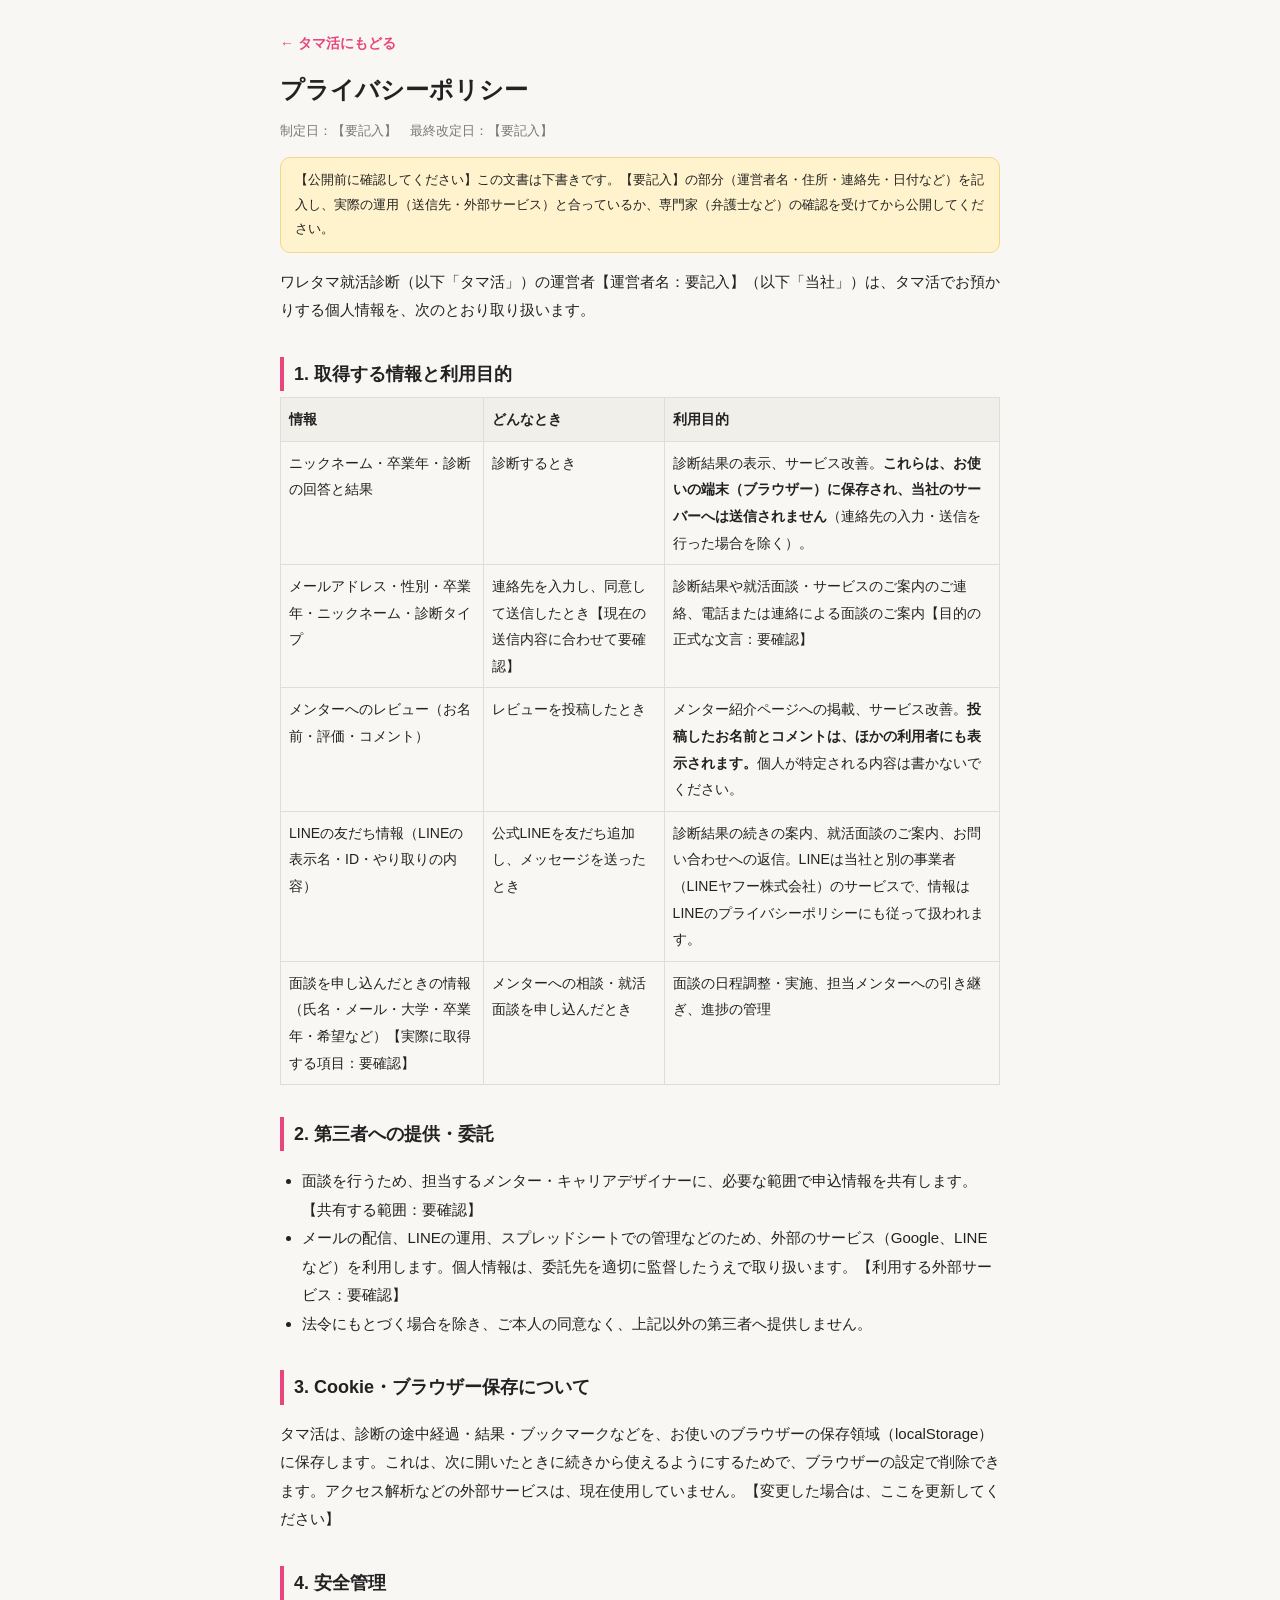
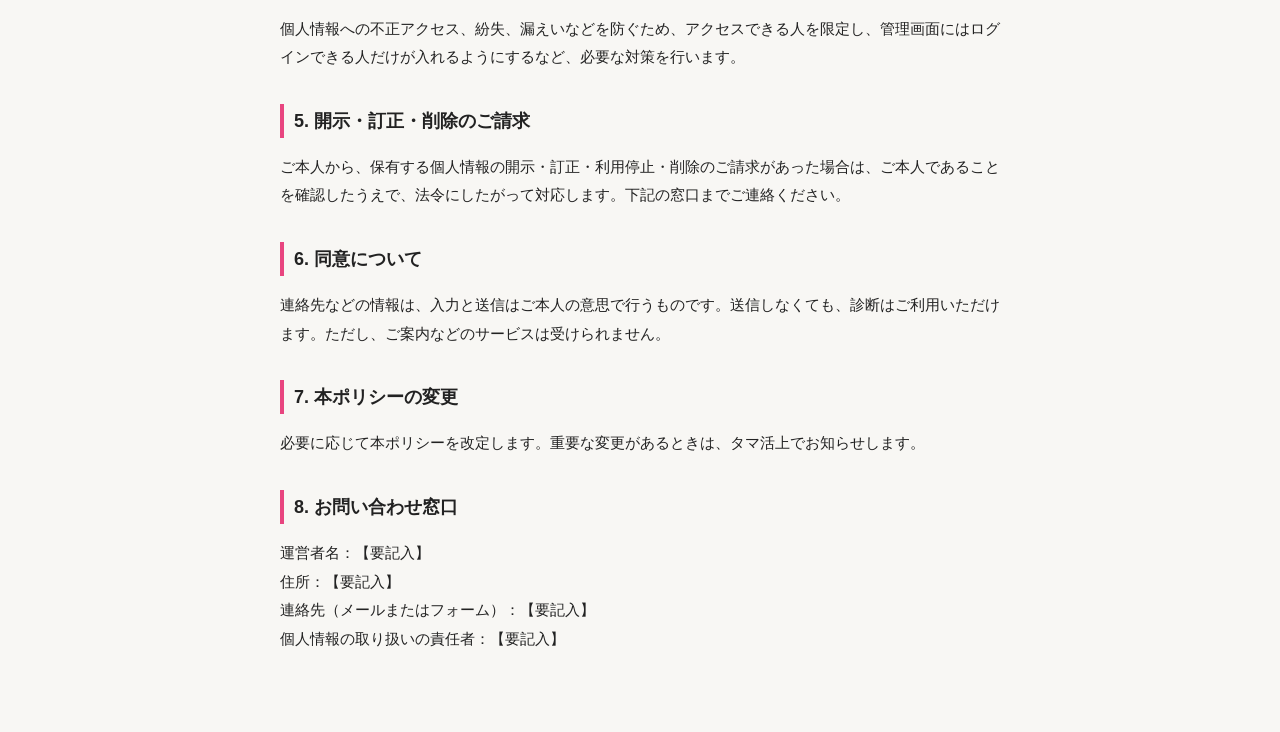
<file: privacy.html>
<!doctype html><html lang="ja"><head><meta charset="utf-8"><meta name="viewport" content="width=device-width,initial-scale=1"><title>プライバシーポリシー｜ワレタマ就活診断（タマ活）</title><meta name="robots" content="noindex">
<style>body{margin:0;background:#f8f7f4;color:#222;font:16px/1.9 "Noto Sans JP","Hiragino Kaku Gothic ProN",sans-serif}main{max-width:720px;margin:0 auto;padding:28px 20px 64px}h1{font-size:24px;line-height:1.4;margin:8px 0 6px}h2{font-size:18px;margin:32px 0 6px;padding-left:10px;border-left:4px solid #e8457f}p,li{font-size:15px}ul,ol{padding-left:1.4em}.date{color:#777;font-size:13px}.note{background:#fff3cd;border:1px solid #f0d98a;border-radius:10px;padding:10px 14px;font-size:13px}.back{display:inline-block;margin-bottom:8px;color:#e8457f;font-weight:700;text-decoration:none;font-size:14px}table{border-collapse:collapse;width:100%;font-size:14px}th,td{border:1px solid #ddd;padding:8px;vertical-align:top;text-align:left}th{background:#f1efe9;white-space:nowrap}.tw{overflow-x:auto}</style></head><body><main><a class="back" href="./">← タマ活にもどる</a><h1>プライバシーポリシー</h1><p class="date">制定日：【要記入】　最終改定日：【要記入】</p>
<p class="note">【公開前に確認してください】この文書は下書きです。【要記入】の部分（運営者名・住所・連絡先・日付など）を記入し、実際の運用（送信先・外部サービス）と合っているか、専門家（弁護士など）の確認を受けてから公開してください。</p>

<p>ワレタマ就活診断（以下「タマ活」）の運営者【運営者名：要記入】（以下「当社」）は、タマ活でお預かりする個人情報を、次のとおり取り扱います。</p>
<h2>1. 取得する情報と利用目的</h2>
<div class="tw"><table><thead><tr><th>情報</th><th>どんなとき</th><th>利用目的</th></tr></thead><tbody>
<tr><td>ニックネーム・卒業年・診断の回答と結果</td><td>診断するとき</td><td>診断結果の表示、サービス改善。<b>これらは、お使いの端末（ブラウザー）に保存され、当社のサーバーへは送信されません</b>（連絡先の入力・送信を行った場合を除く）。</td></tr>
<tr><td>メールアドレス・性別・卒業年・ニックネーム・診断タイプ</td><td>連絡先を入力し、同意して送信したとき【現在の送信内容に合わせて要確認】</td><td>診断結果や就活面談・サービスのご案内のご連絡、電話または連絡による面談のご案内【目的の正式な文言：要確認】</td></tr>
<tr><td>メンターへのレビュー（お名前・評価・コメント）</td><td>レビューを投稿したとき</td><td>メンター紹介ページへの掲載、サービス改善。<b>投稿したお名前とコメントは、ほかの利用者にも表示されます。</b>個人が特定される内容は書かないでください。</td></tr>
<tr><td>LINEの友だち情報（LINEの表示名・ID・やり取りの内容）</td><td>公式LINEを友だち追加し、メッセージを送ったとき</td><td>診断結果の続きの案内、就活面談のご案内、お問い合わせへの返信。LINEは当社と別の事業者（LINEヤフー株式会社）のサービスで、情報はLINEのプライバシーポリシーにも従って扱われます。</td></tr>
<tr><td>面談を申し込んだときの情報（氏名・メール・大学・卒業年・希望など）【実際に取得する項目：要確認】</td><td>メンターへの相談・就活面談を申し込んだとき</td><td>面談の日程調整・実施、担当メンターへの引き継ぎ、進捗の管理</td></tr>
</tbody></table></div>
<h2>2. 第三者への提供・委託</h2>
<ul><li>面談を行うため、担当するメンター・キャリアデザイナーに、必要な範囲で申込情報を共有します。【共有する範囲：要確認】</li><li>メールの配信、LINEの運用、スプレッドシートでの管理などのため、外部のサービス（Google、LINEなど）を利用します。個人情報は、委託先を適切に監督したうえで取り扱います。【利用する外部サービス：要確認】</li><li>法令にもとづく場合を除き、ご本人の同意なく、上記以外の第三者へ提供しません。</li></ul>
<h2>3. Cookie・ブラウザー保存について</h2>
<p>タマ活は、診断の途中経過・結果・ブックマークなどを、お使いのブラウザーの保存領域（localStorage）に保存します。これは、次に開いたときに続きから使えるようにするためで、ブラウザーの設定で削除できます。アクセス解析などの外部サービスは、現在使用していません。【変更した場合は、ここを更新してください】</p>
<h2>4. 安全管理</h2>
<p>個人情報への不正アクセス、紛失、漏えいなどを防ぐため、アクセスできる人を限定し、管理画面にはログインできる人だけが入れるようにするなど、必要な対策を行います。</p>
<h2>5. 開示・訂正・削除のご請求</h2>
<p>ご本人から、保有する個人情報の開示・訂正・利用停止・削除のご請求があった場合は、ご本人であることを確認したうえで、法令にしたがって対応します。下記の窓口までご連絡ください。</p>
<h2>6. 同意について</h2>
<p>連絡先などの情報は、入力と送信はご本人の意思で行うものです。送信しなくても、診断はご利用いただけます。ただし、ご案内などのサービスは受けられません。</p>
<h2>7. 本ポリシーの変更</h2>
<p>必要に応じて本ポリシーを改定します。重要な変更があるときは、タマ活上でお知らせします。</p>
<h2>8. お問い合わせ窓口</h2>
<p>運営者名：【要記入】<br>住所：【要記入】<br>連絡先（メールまたはフォーム）：【要記入】<br>個人情報の取り扱いの責任者：【要記入】</p>
</main></body></html>
</file>
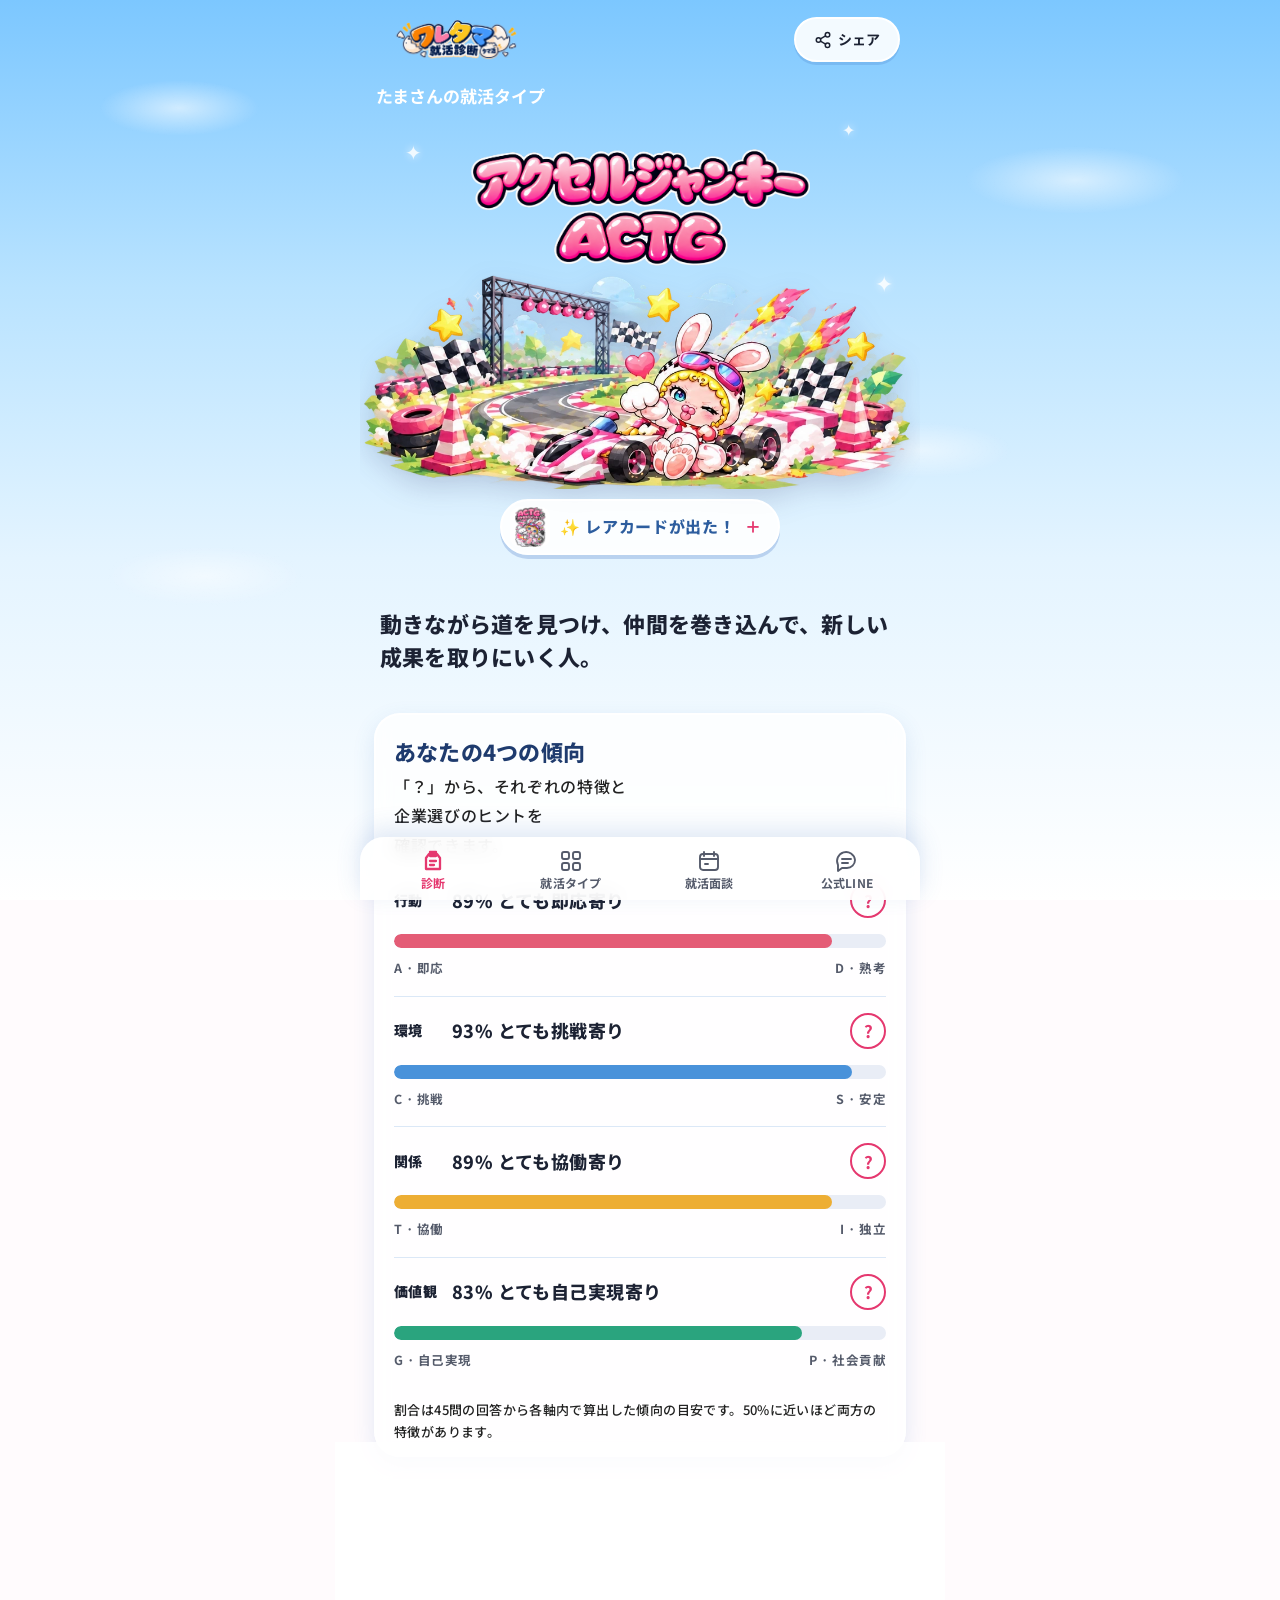
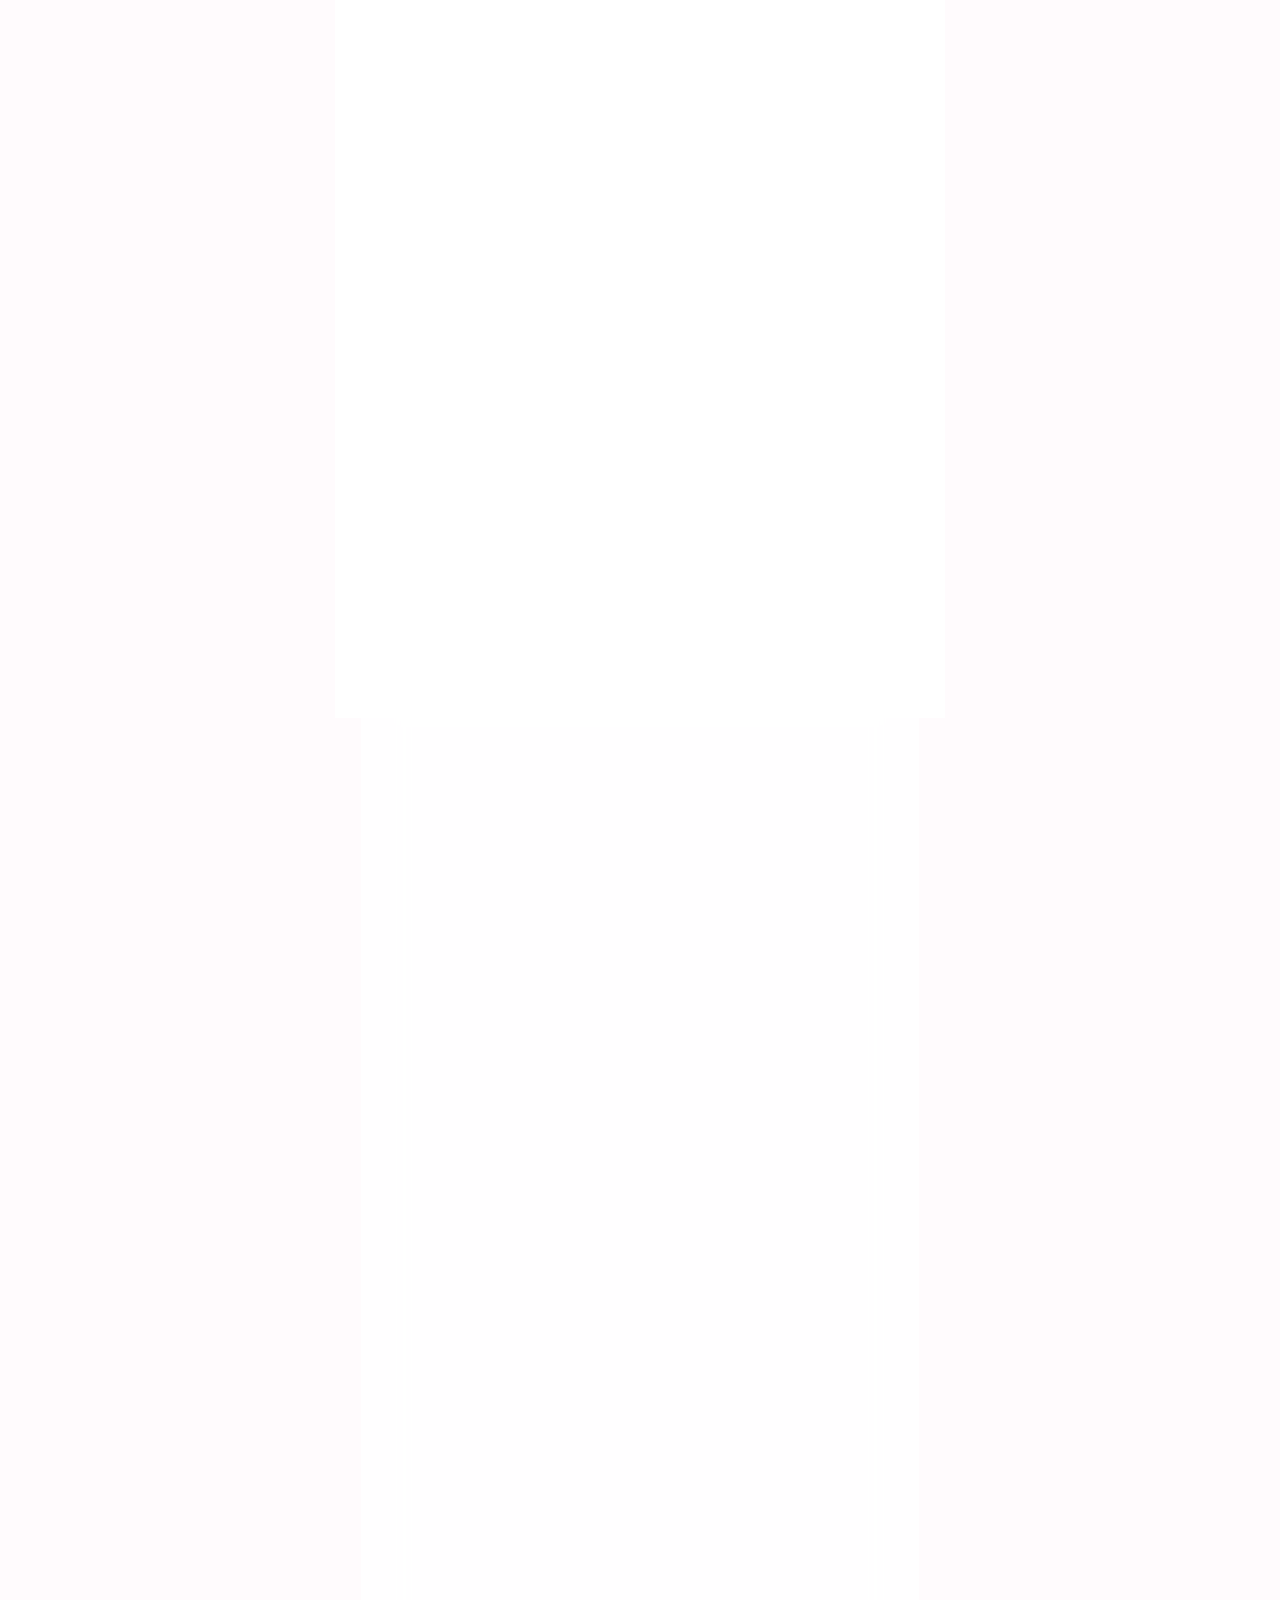
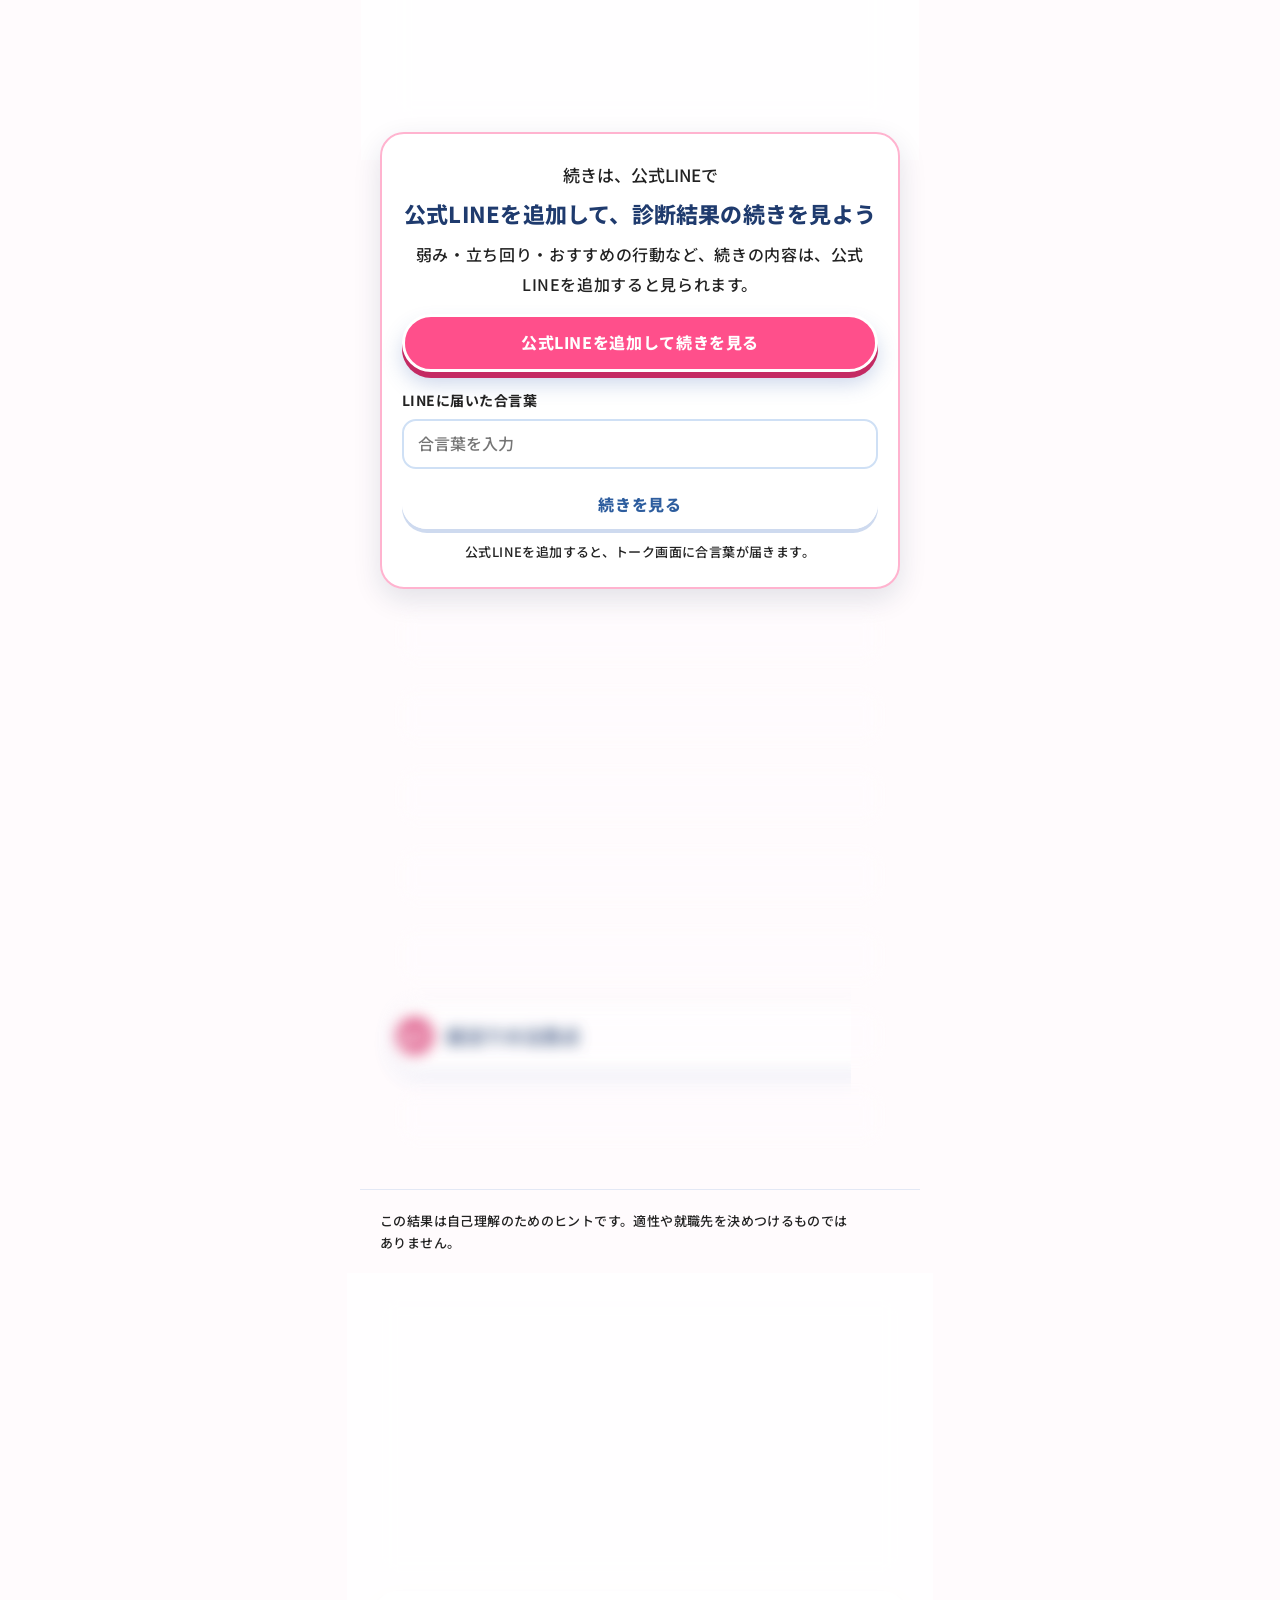
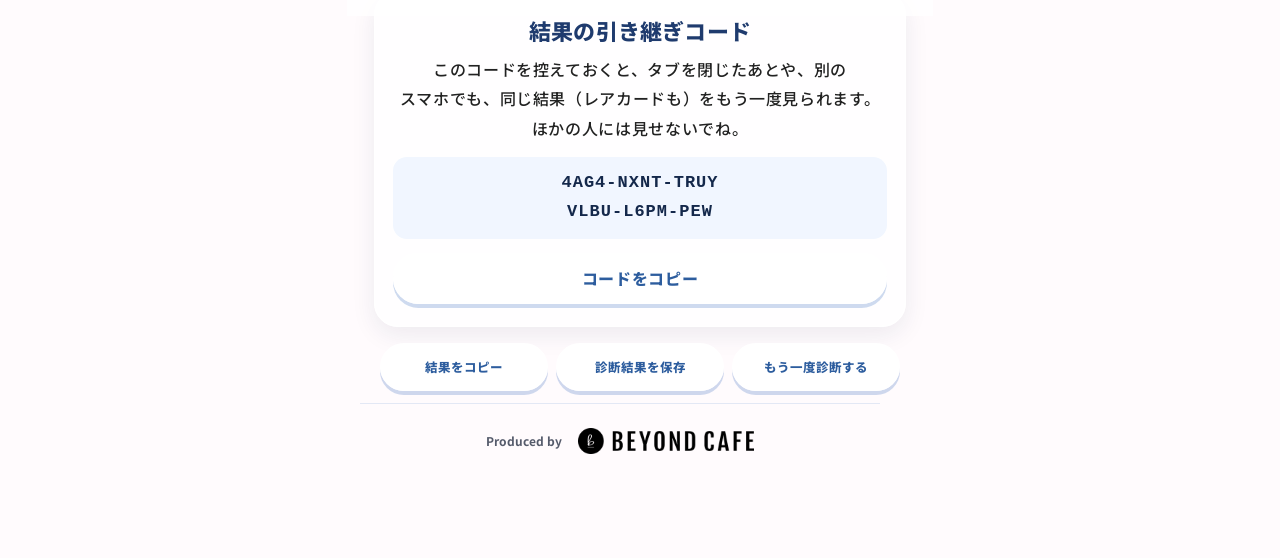
<file: result-preview.html>
<!DOCTYPE html>
<!-- saved from url=(0052)https://tamakatsu-design.nakai-akihide.chatgpt.site/ -->
<html lang="ja"><head><meta http-equiv="Content-Type" content="text/html; charset=UTF-8"><meta name="robots" content="noindex,nofollow"><meta name="viewport" content="width=device-width,initial-scale=1,viewport-fit=cover"><style>:root{color-scheme:light;box-sizing:border-box;padding-top:env(safe-area-inset-top,0px);padding-bottom:env(safe-area-inset-bottom,0px)}html{scroll-padding-top:env(safe-area-inset-top,0px)}body{margin:0;padding:0;font:14px -apple-system,BlinkMacSystemFont,sans-serif;background:#fff;color:#000}img{max-width:100%}[hidden]:not([hidden=until-found i]){display:none!important}</style></head><body>
<title>ワレタマ就活診断（タマ活）｜あなたの可能性が、孵化する。</title><meta name="description" content="ニックネームを決めて卒業年度の卵を選ぼう。45問で卵にヒビが入り、あなたの就活タイプに合うキャラが生まれる、ワレタマ就活診断（タマ活）。"><link rel="icon" type="image/svg+xml" href="data:image/svg+xml,%3Csvg%20xmlns%3D%22http%3A%2F%2Fwww.w3.org%2F2000%2Fsvg%22%20viewBox%3D%220%200%2064%2064%22%3E%3Crect%20width%3D%2264%22%20height%3D%2264%22%20rx%3D%2216%22%20fill%3D%22%231d2638%22%2F%3E%3Cpath%20d%3D%22M32%2010C24%2010%2015%2031%2015%2041a17%2017%200%200%200%2034%200C49%2031%2040%2010%2032%2010Z%22%20fill%3D%22%23ef9952%22%2F%3E%3Cpath%20d%3D%22m32%2020-6%2011%2010%205-7%2012%22%20fill%3D%22none%22%20stroke%3D%22%231d2638%22%20stroke-width%3D%224%22%2F%3E%3C%2Fsvg%3E"><link rel="preconnect" href="https://fonts.googleapis.com/"><link rel="preconnect" href="https://fonts.gstatic.com/" crossorigin=""><link href="https://fonts.googleapis.com/css2?family=Noto+Sans+JP:wght@400;500;600;700;800;900&display=swap" rel="stylesheet"><link href="https://fonts.googleapis.com/css2?family=Dela+Gothic+One&text=BEYOND%E3%83%A1%E3%83%B3%E3%82%BF%E3%83%BC%E3%82%92%E3%81%94%E7%B4%B9%E4%BB%8B%EF%BC%81&display=swap" rel="stylesheet"><link rel="stylesheet" href="design.css"><link rel="stylesheet" href="pop.css"><link rel="stylesheet" href="redesign.css"><link rel="stylesheet" href="playful.css"><link rel="stylesheet" href="polished.css"><link rel="stylesheet" href="journey.css"><link rel="stylesheet" href="home-world.css"><link rel="stylesheet" href="tama-theme.css"><link rel="stylesheet" href="source-integration.css?v=nav4"><link rel="stylesheet" href="tama-v2.css?v=22"><link rel="stylesheet" href="tama-sky.css?v=2"><link rel="stylesheet" href="tama-type.css?v=38"><link rel="stylesheet" href="mentor-carousel.css?v=17"><link rel="stylesheet" href="home-mobile.css?v=11"><link rel="stylesheet" href="types-page.css?v=3"><link rel="stylesheet" href="consult-page.css?v=3"><div class="shell"><header class="top tama-top"><a class="tama-wordmark" href="./" title="トップへ戻る"><img class="site-brand-logo" src="assets/waretama-brand-transparent.png" alt="ワレタマ 就活診断 タマ活（トップへ戻る）" width="2111" height="745"></a><small>いろんな個性。いろんな可能性。<span aria-hidden="true">✧</span></small></header><main id="app"></main></div><script src="site-config.js?v=4"></script><script src="mentors-data.js?v=7"></script><script src="diagnosis-data.js?v=questions-fix45"></script><script src="result-guidance.js?v=import-v45"></script><script>
const axes=[{name:'行動',letters:['A','D'],labels:['即応','熟考']},{name:'環境',letters:['C','S'],labels:['挑戦','安定']},{name:'関係',letters:['T','I'],labels:['協働','独立']},{name:'価値観',letters:['G','P'],labels:['自己実現','社会貢献']}];
const questions=importedDiagnosis.questions.map(q=>({id:q.id,axis:['action','environment','relation','motivation'].indexOf(q.axis),q:q.text,measures:q.measures,tieBreaker:q.tieBreaker}));
const PAGE_SIZE=4;
const PAGE_COUNT=Math.ceil(questions.length/PAGE_SIZE);
function questionRange(page){const start=page*PAGE_SIZE+1,end=Math.min((page+1)*PAGE_SIZE,questions.length);return start===end?String(start):start+'〜'+end;}
const scaleLabels=['とてもあてはまる','ややあてはまる','どちらでもない','あまりあてはまらない','まったくあてはまらない'];
function calculateDiagnosis(values){return axes.map((axis,i)=>{const entries=questions.map((q,n)=>({q,n})).filter(x=>x.q.axis===i),total=entries.reduce((sum,x)=>sum+(x.q.measures===axis.letters[0]?(values[x.n]??3):6-(values[x.n]??3)),0),mid=entries.length*3,isTie=total===mid,leftPercent=(total-entries.length)/(entries.length*4)*100,anchor=entries.find(x=>x.q.tieBreaker),anchorValue=values[anchor.n]??3;const side=isTie?(anchorValue>=3?0:1):(total>mid?0:1);return {side,isTie,isClose:!isTie&&leftPercent>=45&&leftPercent<=55,needsReview:isTie&&anchorValue===3,diff:leftPercent-50,strength:Math.round(side===0?leftPercent:100-leftPercent),marker:Math.round(100-leftPercent),leftPercent};});}
function calculateScores(values){return calculateDiagnosis(values).map(x=>x.diff)}
function answeredCount(){return answers.filter(value=>value!==undefined).length}
function firstUnansweredQuestion(){return questions.findIndex((_,i)=>answers[i]===undefined)}
function isQuestionUnlocked(index){const first=firstUnansweredQuestion();return first===-1||index<=first}
function eggStage(count){return Math.min(3,Math.floor(Math.max(0,count)/questions.length*4))}

const app=document.getElementById('app');['pink','blue','green'].forEach(c=>{const i=new Image();i.src='assets/egg-pop-'+c+'.webp';});
let answers=[],step=-1,nickname='',graduation=null,contact={phone:'',gender:'',email:''},contactReady=false,quizRenderId=0,quizCleanup=()=>{};
const years=[{year:2027,label:'27卒',color:'赤',tone:'#d94f51',bg:'#fff5f5'},{year:2028,label:'28卒',color:'青',tone:'#3978c4',bg:'#f2f7ff'},{year:2029,label:'29卒',color:'緑',tone:'#418b66',bg:'#f2faf5'}];
const characters=[
['先陣ファイター','先陣ファイター'],
['共感ムードメーカー','共感ムードメーカー'],
['冒険ソロランナー','冒険ソロランナー'],
['使命アタッカー','使命アタッカー'],
['段取りキャプテン','段取りキャプテン'],
['寄り添いサポーター','寄り添いサポーター'],
['マイペース職人','マイペース職人'],
['誠実バックアップ','誠実バックアップ'],
['戦略リーダー','戦略リーダー'],
['社会派プランナー','社会派プランナー'],
['探究アナリスト','探究アナリスト'],
['理想クリエイター','理想クリエイター'],
['着実マネージャー','着実マネージャー'],
['安心メンター','安心メンター'],
['専門マスター','専門マスター'],
['静かな設計士','静かな設計士']
];
const characterIntros=resultProfiles.map(p=>importedDiagnosis.results.find(r=>r.code===p.code).catchCopy);
const finalTypeCards={
  ACTG:{name:'アクセルジャンキー',sheet:'pink-types.jpg',col:0,row:0,tone:'pink'},
  ASTG:{name:'統率ライオン',sheet:'pink-types.jpg',col:1,row:0,tone:'pink'},
  DCTG:{name:'戦略ぶた',sheet:'pink-types.jpg',col:0,row:1,tone:'pink'},
  DSTG:{name:'堅実きつね',sheet:'pink-types.jpg',col:1,row:1,tone:'pink'},
  ACTP:{name:'ムードメーカーねこ',sheet:'blue-types.jpg',col:0,row:0,tone:'blue'},
  ASTP:{name:'支えパンダ',sheet:'blue-types.jpg',col:1,row:0,tone:'blue'},
  DCTP:{name:'導きカエル',sheet:'blue-types.jpg',col:0,row:1,tone:'blue'},
  DSTP:{name:'癒しさる',sheet:'blue-types.jpg',col:1,row:1,tone:'blue'},
  ACIG:{name:'ひらめきいぬ',sheet:'green-types.jpg',col:0,row:0,tone:'green'},
  ASIG:{name:'マイペースぞう',sheet:'green-types.jpg',col:1,row:0,tone:'green'},
  DCIG:{name:'探究トラ',sheet:'green-types.jpg',col:0,row:1,tone:'green'},
  DSIG:{name:'専門ペンギン',sheet:'green-types.jpg',col:1,row:1,tone:'green'}
};
const documentCharacters={"ACTG": {"name": "アクセルジャンキー", "tone": "pink"}, "ASTG": {"name": "段取りの支配人", "tone": "pink"}, "DCTG": {"name": "勝ち筋コレクター", "tone": "pink"}, "DSTG": {"name": "慎重派の切り札", "tone": "pink"}, "ACTP": {"name": "人たらし番長", "tone": "blue"}, "ASTP": {"name": "先回りエスパー", "tone": "blue"}, "DCTP": {"name": "仲直り大使", "tone": "blue"}, "DSTP": {"name": "深夜2時のカウンセラー", "tone": "blue"}, "ACIG": {"name": "アイデア爆弾", "tone": "lilac"}, "ASIG": {"name": "時短忍者", "tone": "lilac"}, "DCIG": {"name": "なぜなぜ探偵", "tone": "lilac"}, "DSIG": {"name": "一点突破オタク", "tone": "lilac"}, "ACIP": {"name": "沼落とし伝道師", "tone": "yellow"}, "ASIP": {"name": "困ったときの神様", "tone": "yellow"}, "DCIP": {"name": "おせっかいデザイナー", "tone": "yellow"}, "DSIP": {"name": "ひっそり守護神", "tone": "yellow"}};
Object.entries(documentCharacters).forEach(([code,entry])=>{finalTypeCards[code]={...finalTypeCards[code],...entry};});
Object.entries(finalTypeCards).forEach(([code,card])=>{
  const i=axes.reduce((index,axis,n)=>index*2+axis.letters.indexOf(code[n]),0);
  characters[i]=[card.name,card.name];
});
/* 診断カードは、通常版とレア版の2種類。結果を表示するたびに、くじ引きで決める（レアは約5人に2人） */
const CARD_RARE_RATE=0.4;
let currentCardRare=false;
let rareRoll=null;
function drawCardRare(){if(rareRoll===null)rareRoll=Math.random()<CARD_RARE_RATE;currentCardRare=rareRoll;return currentCardRare}
function typeCardMarkup(code,rare=currentCardRare){
  const card=finalTypeCards[code];
  return `<span class="type-card-window type-card-art${rare?' is-rare':''}"><img src="assets/type-cards/${code}-${rare?'rare':'normal'}.webp?v=1" alt="${code} ${card.name}の診断カード${rare?'（レア）':''}" width="600" height="800" decoding="async">${rare?'<span class="rare-badge" aria-hidden="true">✨ RARE</span>':''}</span>`;
}
function openTypeCard(code){
  const card=finalTypeCards[code];if(!card)return;
  const trigger=document.activeElement,dialog=document.createElement('dialog');
  dialog.className='type-card-dialog';dialog.setAttribute('aria-label',`${code} ${card.name}の診断カード`);
  dialog.innerHTML=`<button type="button" class="type-card-close" autofocus aria-label="拡大したカードを閉じる">閉じる ×</button>${currentCardRare?'<p class="rare-note" role="status">✨ レアカードが出ました！出会える人は、5人に2人です。</p>':''}${typeCardMarkup(code)}`;
  dialog.querySelector('.type-card-close').onclick=()=>dialog.close();
  const zoomButton=dialog.querySelector('.type-card-zoom');if(zoomButton)zoomButton.onclick=e=>{const enlarged=dialog.classList.toggle('is-zoomed');e.currentTarget.setAttribute('aria-pressed',String(enlarged));e.currentTarget.textContent=enlarged?'全体を表示 −':'文字を拡大 ＋'};
  dialog.addEventListener('click',e=>{if(e.target===dialog)dialog.close()});
  dialog.addEventListener('close',()=>{dialog.remove();if(trigger?.isConnected)trigger.focus()},{once:true});
  document.body.appendChild(dialog);dialog.showModal();
}
function esc(value){return String(value).replace(/[&<>"']/g,c=>({'&':'&amp;','<':'&lt;','>':'&gt;','"':'&quot;',"'":'&#39;'}[c]))}
const eggFiles=['assets/egg-pop-pink.webp','assets/egg-pop-blue.webp','assets/egg-pop-green.webp'];
const eggStageNames=['ヒビなし','小さなヒビ','ヒビが広がっている','孵化する直前'];
/* stage 0=ヒビなし / 1・2=ヒビが少しずつ広がる / 3=孵化直前。ヒビは色を問わず重ねる透過レイヤー */
function egg(stage=0,row=graduation??0,extra=''){return `<div class="egg-sprite egg-stage-${stage} ${extra}" role="img" aria-label="${years[row].color}色の卵・${eggStageNames[stage]}"><img class="egg-base" src="${eggFiles[row]}" alt="" loading="eager" decoding="sync">${stage>0?'<svg class="egg-crack" viewBox="0 0 1024 1024" aria-hidden="true"><path d="M512 84 552 186 504 253 573 329 526 403 592 488 546 562 608 651 573 738 M526 403 440 422 392 493 M592 488 669 465 718 506" fill="none" stroke="#30272e" stroke-width="10" stroke-linejoin="round"/><path d="M512 84 552 186 504 253 573 329 526 403 592 488 546 562 608 651 573 738 M526 403 440 422 392 493 M592 488 669 465 718 506" fill="none" stroke="#fff5ad" stroke-width="4" stroke-linejoin="round"/></svg>':''}</div>`}
/* トップ用：青はヒビ入り（装飾）、赤・緑はヒビなし */
function eggPlain(file,color,cracked){return `<div class="egg-sprite ${cracked?'egg-fixed-cracked':''}" role="img" aria-label="${color}色の卵${cracked?'・光るヒビ入り':''}"><img class="egg-base" src="${file}" alt="" loading="eager" decoding="sync"></div>`}
const characterFrames={"DCTG": {"view": "17 25 526 651", "w": 560, "h": 700}, "ACIP": {"view": "0 4 560 732", "w": 560, "h": 747}, "DCIG": {"view": "15 12 514 682", "w": 560, "h": 700}, "ACTP": {"view": "18 12 531 673", "w": 560, "h": 700}, "DSIG": {"view": "6 0 527 791", "w": 533, "h": 800}, "ASTP": {"view": "0 0 555 738", "w": 560, "h": 747}, "DSTG": {"view": "0 13 555 718", "w": 560, "h": 747}, "ASIP": {"view": "0 0 554 741", "w": 560, "h": 747}, "DSIP": {"view": "10 0 550 731", "w": 560, "h": 747}, "ASTG": {"view": "7 14 553 670", "w": 560, "h": 700}, "all-characters": {"view": "14 0 1426 720", "w": 1440, "h": 720}, "DSTP": {"view": "10 13 543 622", "w": 560, "h": 700}, "ASIG": {"view": "7 11 520 754", "w": 534, "h": 800}, "DCTP": {"view": "7 2 544 698", "w": 560, "h": 700}, "ACIG": {"view": "6 11 554 689", "w": 560, "h": 725}, "DCIP": {"view": "0 0 560 747", "w": 560, "h": 747}, "ACTG": {"view": "0 4 552 714", "w": 560, "h": 718}};
const vignetteCodes=["ASIG", "DSIG", "DCIG", "ACIG", "DSTG", "DSIP", "DCIP", "ASIP", "ACTG", "ACIP", "ASTG", "DCTG","ACTP","ASTP","DCTP","DSTP"];
function character(index,code='',useScenic=true){
  if(useScenic&&vignetteCodes.includes(code))return `<figure class="doc-character-art vignette-art"><img src="assets/vignettes/${code}.webp" alt="${code} ${esc(documentCharacters[code].name)}のイラスト" width="1000" height="400" decoding="async"></figure>`;
  if(documentCharacters[code]){const frame=characterFrames[code];return `<figure class="doc-character-art" style="--original-ratio:${frame.w}/${frame.h}"><svg viewBox="${frame.view}" role="img" aria-label="${code} ${esc(documentCharacters[code].name)}のキャラクター"><image href="assets/result-cast/${code}.webp?v=uncut2" width="${frame.w}" height="${frame.h}"/></svg></figure>`;}
  const col=index%4,row=Math.floor(index/4);const male=contact.gender==='male';const file=male?'assets/characters-male-v2.webp':'assets/characters-female-v2.webp';return `<div class="character-stage"><div class="character-window"><img src="${file}" alt="${characters[index][0]}の${male?'男性':'女性'}キャラクター" loading="eager" style="--sprite-left:${-col*100}%;--sprite-top:${-row*100}%"></div><span class="character-stage-caption">TYPE ${String(index+1).padStart(2,'0')} / 16</span></div>`;
}
function scrollTop(){window.scrollTo(0,0)}

function homeStepArt(n){const ink='#17245F',pink='#EC5D8B',soft='#FDEEF3',yel='#FFDA43',sky='#9ED8F5';const sp=(x,y,s=1,c=yel)=>`<path d="M${x} ${y-9*s}C${x+1.5*s} ${y-2*s} ${x+2*s} ${y-1.5*s} ${x+9*s} ${y}C${x+2*s} ${y+1.5*s} ${x+1.5*s} ${y+2*s} ${x} ${y+9*s}C${x-1.5*s} ${y+2*s} ${x-2*s} ${y+1.5*s} ${x-9*s} ${y}C${x-2*s} ${y-1.5*s} ${x-1.5*s} ${y-2*s} ${x} ${y-9*s}Z" fill="${c}" stroke="${ink}" stroke-width="1.6" stroke-linejoin="round"/>`;
  const svg=b=>`<svg viewBox="0 0 300 190" width="300" height="190" xmlns="http://www.w3.org/2000/svg">${b}</svg>`;
  if(n===1)return svg(`<ellipse cx="150" cy="172" rx="118" ry="10" fill="${soft}"/>
<image href="assets/egg-pop-blue.webp" x="34" y="78" width="86" height="86"/><image href="assets/egg-pop-green.webp" x="180" y="78" width="86" height="86"/><image href="assets/egg-pop-pink.webp" x="94" y="52" width="112" height="112"/>
<path d="M222 58C214 80 196 82 184 70" fill="none" stroke="${ink}" stroke-width="2.4" stroke-linecap="round" stroke-dasharray="0.1 6"/><path d="M178 62l3 11 10-4" fill="none" stroke="${ink}" stroke-width="2.4" stroke-linecap="round" stroke-linejoin="round"/>
<rect x="196" y="22" width="86" height="30" rx="15" fill="#fff" stroke="${ink}" stroke-width="2"/><text x="239" y="42" text-anchor="middle" font-size="13" font-weight="900" fill="${pink}" font-family="Noto Sans JP,sans-serif">たまちゃん</text><path d="M206 52l-8 12 16-9" fill="#fff" stroke="${ink}" stroke-width="2" stroke-linejoin="round"/>
${sp(46,40,1.1)}${sp(70,20,.7,pink)}${sp(268,92,.8,sky)}`);
  if(n===2)return svg(`<ellipse cx="150" cy="176" rx="118" ry="9" fill="${soft}"/>
<g transform="rotate(-6 110 95)"><rect x="56" y="14" width="104" height="160" rx="18" fill="#fff" stroke="${ink}" stroke-width="2.6"/><rect x="92" y="22" width="32" height="6" rx="3" fill="${ink}"/>
<text x="108" y="52" text-anchor="middle" font-size="10" font-weight="900" fill="${ink}" font-family="Noto Sans JP,sans-serif">Q.12 / 45</text><path d="M70 64h76M70 74h56" stroke="${ink}" stroke-width="3" stroke-linecap="round" opacity=".25"/>
<rect x="68" y="88" width="80" height="22" rx="11" fill="${pink}" stroke="${ink}" stroke-width="1.8"/><path d="M78 99l5 5 9-10" fill="none" stroke="#fff" stroke-width="2.6" stroke-linecap="round" stroke-linejoin="round"/><path d="M98 99h40" stroke="#fff" stroke-width="3" stroke-linecap="round"/>
<rect x="68" y="116" width="80" height="22" rx="11" fill="#fff" stroke="${ink}" stroke-width="1.8"/><path d="M80 127h58" stroke="${ink}" stroke-width="3" stroke-linecap="round" opacity=".25"/>
<rect x="68" y="144" width="80" height="22" rx="11" fill="#fff" stroke="${ink}" stroke-width="1.8"/><path d="M80 155h50" stroke="${ink}" stroke-width="3" stroke-linecap="round" opacity=".25"/></g>
<image href="assets/egg-pop-blue.webp" x="168" y="58" width="112" height="112"/><path d="M214 74l8 12-9 8 10 12" fill="none" stroke="${ink}" stroke-width="2.4" stroke-linecap="round" stroke-linejoin="round"/>
<circle cx="250" cy="44" r="22" fill="${yel}" stroke="${ink}" stroke-width="2"/><text x="250" y="50" text-anchor="middle" font-size="17" font-weight="900" fill="${ink}" font-family="Noto Sans JP,sans-serif">45</text>
<path d="M178 70l-8-8M186 62l-3-11M196 66l4-10" stroke="${ink}" stroke-width="2" stroke-linecap="round"/>${sp(36,40,.8,pink)}`);
  const rays=Array.from({length:16},(_,k)=>{const a=k*Math.PI/8,r1=46,r2=k%2?78:92;return `<path d="M${(150+r1*Math.cos(a)).toFixed(1)} ${(92+r1*Math.sin(a)).toFixed(1)}L${(150+r2*Math.cos(a)).toFixed(1)} ${(92+r2*Math.sin(a)).toFixed(1)}" stroke="${k%2?pink:yel}" stroke-width="6" stroke-linecap="round"/>`}).join('');
  return svg(`<ellipse cx="150" cy="178" rx="118" ry="9" fill="${soft}"/><circle cx="150" cy="92" r="70" fill="#FFF6CC"/>${rays}
<image href="assets/result-cast/ACTP.webp?v=uncut2" x="94" y="18" width="112" height="140"/>
<path d="M58 150l9 9 8-11 9 10 8-12 9 9 7-6C118 160 110 180 87 180S56 168 58 150z" fill="#F9B9CF" stroke="${ink}" stroke-width="2.2" stroke-linejoin="round"/><path d="M68 166c4 4 10 5 16 4" stroke="#fff" stroke-width="3" stroke-linecap="round" fill="none"/><path d="M184 150l9 9 8-11 9 10 8-12 9 9 7-6C244 160 236 180 213 180S182 168 184 150z" fill="#F9B9CF" stroke="${ink}" stroke-width="2.2" stroke-linejoin="round"/><path d="M194 166c4 4 10 5 16 4" stroke="#fff" stroke-width="3" stroke-linecap="round" fill="none"/>
${sp(52,46,1)}${sp(250,40,1.1,pink)}${sp(262,120,.7,sky)}${sp(40,120,.7,pink)}<circle cx="80" cy="24" r="4" fill="${sky}"/><circle cx="226" cy="160" r="4" fill="${yel}"/>`);}
function home(){
  quizCleanup();step=-1;const lastResult=loadLastResult(),progress=loadProgress();
  app.innerHTML=`<section class="tama-home has-title-art" aria-label="ワレタマ就活診断をはじめる">
    <div class="tama-hero">
      <p class="tama-kicker"><span aria-hidden="true">✦</span> まだ知らない、あなたに会いに。 <span aria-hidden="true">✦</span></p>
      <figure class="tama-visual title-art"><img src="assets/home-hero.webp" width="1100" height="1284" alt="ワレタマ就活診断（タマ活）。殻をやぶって、じぶんに出会おう。パンダ、うさぎ、ライオン、きつね、かえる、くま、ひつじのキャラクターたちが、階段で本やパソコンを広げている" fetchpriority="high" decoding="async"></figure>
      <div class="tama-hero-copy"><h1>殻をやぶって、<span>じぶんに出会おう。</span></h1><p>${questions.length}問に答えると、あなたらしいキャラクターが誕生。<br>強みも、働き方も。就活のヒントを見つけよう。</p></div>
      <form class="tama-start" id="nickname-form">
        <label for="nickname">あなたのニックネームを教えてね</label>
        <div class="tama-start-row"><input id="nickname" name="nickname" placeholder="ニックネームを入力（例：たまちゃん）" maxlength="20" required autocomplete="nickname" value="${esc(nickname)}" aria-describedby="nickname-help name-error"><button class="cta" type="submit">わたしのタイプを見つける<span aria-hidden="true">→</span></button></div>
        <div class="form-error" id="name-error" aria-live="polite"></div>
        <p id="nickname-help">ニックネームを入れて、あなたの卵を選ぼう。</p>${progress?`<button type="button" class="resume-result resume-quiz" id="resume-quiz">診断の続きから（${progress.count} / ${questions.length}問 回答済み）</button>`:''}${lastResult?`<button type="button" class="resume-result" id="resume-result">前回の結果を見る（${esc(lastResult.nickname)}さん）</button>`:''}<button type="button" class="resume-result" id="open-login">引き継ぎコードで結果を見る</button>
      </form>
      <div class="tama-facts" aria-label="診断について"><span><b>${questions.length}</b> の質問</span><i aria-hidden="true"></i><span><b>16</b> の就活タイプ</span><i aria-hidden="true"></i><span><b>約5分</b> で完了</span></div>
    </div>
    <section class="hm-sec hm-discover" aria-labelledby="discover-title"><div class="hm-head"><p class="hm-label">WHAT YOU'LL FIND</p><h2 id="discover-title">診断でわかること</h2><p class="hm-lead">「自分らしさ」が、就活のヒントになる。${questions.length}問の答えから、あなたの特徴を3つの視点で見つけます。</p></div><div class="hm-rail" data-watermark="POINT POINT POINT"><div class="hm-track" tabindex="0" role="region" aria-roledescription="カルーセル" aria-label="診断でわかること"><article class="hm-card"><p class="hm-card-no">POINT 01</p><div class="hm-card-img"><img src="assets/vignettes/DCIG.webp" alt="虫めがねで地図を調べるキャラクターの絵" width="980" height="385" loading="lazy" decoding="async"></div><h3>あなたの強み・弱み</h3><p>自然にできること、少し苦手なこと。自分の特徴を、言葉にしよう。</p></article><article class="hm-card"><p class="hm-card-no">POINT 02</p><div class="hm-card-img"><img src="assets/vignettes/ASTG.webp" alt="ステージで指揮をするキャラクターの絵" width="980" height="385" loading="lazy" decoding="async"></div><h3>チームでのあなた</h3><p>話を広げる？ みんなをまとめる？ グループで輝く役割が見えてくる。</p></article><article class="hm-card"><p class="hm-card-no">POINT 03</p><div class="hm-card-img"><img src="assets/vignettes/DSIG.webp" alt="好きなものに囲まれた部屋のキャラクターの絵" width="980" height="385" loading="lazy" decoding="async"></div><h3>あなたに合う働き方</h3><p>強みを活かせる環境や立ち回りを、これからの選択のヒントに。</p></article></div><div class="hm-dots" aria-hidden="true"><i class="on"></i><i></i><i></i></div></div></section>
    <section class="hm-sec hm-how" aria-labelledby="how-title"><div class="hm-head"><p class="hm-label">HOW IT WORKS</p><h2 id="how-title">診断の流れ</h2><p class="hm-lead">答えるたび、新しいじぶんに近づく。正解も、不正解もありません。いつものあなたを教えてください。</p></div><div class="hm-rail" data-watermark="STEP STEP STEP"><div class="hm-track" tabindex="0" role="region" aria-roledescription="カルーセル" aria-label="診断の流れ"><article class="hm-card"><p class="hm-card-no">STEP 01</p><div class="hm-card-img">${homeStepArt(1)}</div><h3>あなたの卵を選ぼう</h3><p>ニックネームと卒業年度を選んでスタート。</p></article><article class="hm-card"><p class="hm-card-no">STEP 02</p><div class="hm-card-img">${homeStepArt(2)}</div><h3>${questions.length}問に、直感で答えよう</h3><p>回答するたびに、卵が少しずつ変化します。</p></article><article class="hm-card"><p class="hm-card-no">STEP 03</p><div class="hm-card-img">${homeStepArt(3)}</div><h3>あなたのキャラクターが誕生！</h3><p>16タイプから、あなたらしさを見つけよう。</p></article></div><div class="hm-dots" aria-hidden="true"><i class="on"></i><i></i><i></i></div></div></section>
    <section class="tama-types" aria-labelledby="types-title"><div class="hm-head"><p class="hm-label">16 TYPES</p><h2 id="types-title">あなたは、どのタイプ？</h2><p class="hm-lead">16の個性、16の可能性。キャラクターをタップすると、そのタイプの説明が見られます。</p></div>
      <div class="carousel" role="region" aria-roledescription="カルーセル" aria-label="就活タイプの一例"><div class="carousel-track" tabindex="0">${Object.entries(documentCharacters).map(([code,t],i)=>`<button type="button" class="carousel-slide" data-type-page="${code}" aria-label="${esc(t.name)}（${code}）を見る"><img src="assets/result-cast/${code}.webp?v=uncut2" alt="" width="560" height="700" ${i<2?'':'loading="lazy"'} decoding="async"></button>`).join('')}</div>
      <div class="carousel-dots" aria-hidden="true">${Object.keys(documentCharacters).map((c,i)=>`<i${i===0?' class="on"':''}></i>`).join('')}</div></div>
      <button type="button" class="secondary-cta carousel-all" id="home-all-types">16タイプをすべて見る</button>
    </section>
    <footer class="tama-footer"><span>ワレタマ<span class="tama-footer-dot">✦</span>就活診断</span><p>あなたの可能性が、孵化する。</p></footer>
  </section>`;
  (function(){app.querySelectorAll('.hm-rail').forEach(r=>{const t=r.querySelector('.hm-track'),c=[...t.children],d=[...r.querySelectorAll('.hm-dots i')];let k=0;t.addEventListener('scroll',()=>{if(k)return;k=requestAnimationFrame(()=>{k=0;let b=0;c.forEach((x,i)=>{if(Math.abs(x.offsetLeft-c[0].offsetLeft-t.scrollLeft)<Math.abs(c[b].offsetLeft-c[0].offsetLeft-t.scrollLeft))b=i});d.forEach((x,i)=>x.classList.toggle('on',i===b))})},{passive:true})})})();
  (function(){const home=app.querySelector('.tama-home');if(!home)return;const els=[...home.querySelectorAll('.tama-facts,.hm-head,.hm-rail,.tama-types .carousel')];if(matchMedia('(prefers-reduced-motion: reduce)').matches||!('IntersectionObserver' in window))return;home.classList.add('hm-anim');els.forEach((el,i)=>{el.classList.add('hm-reveal');});const io=new IntersectionObserver(es=>es.forEach(en=>{if(en.isIntersecting){en.target.classList.add('is-in');io.unobserve(en.target)}}),{threshold:.15,rootMargin:'0px 0px -6% 0px'});els.forEach(el=>io.observe(el))})();
  (function(){const track=app.querySelector('.carousel-track'),dots=[...app.querySelectorAll('.carousel-dots i')];if(!track)return;let tick=0;track.addEventListener('scroll',()=>{if(tick)return;tick=requestAnimationFrame(()=>{tick=0;const i=Math.round(track.scrollLeft/(track.scrollWidth/dots.length));dots.forEach((d,k)=>d.classList.toggle('on',k===Math.min(i,dots.length-1)))})},{passive:true});app.querySelectorAll('.carousel-slide').forEach(b=>b.onclick=()=>showTypeInfo(b.dataset.typePage));document.getElementById('home-all-types').onclick=showTypes})();
  document.getElementById('nickname-form').onsubmit=e=>{e.preventDefault();const name=document.getElementById('nickname').value.trim();if(!name){document.getElementById('name-error').textContent='ニックネームを入力してください。';return}nickname=name;showYears()};
  const resumeQuiz=document.getElementById('resume-quiz');if(resumeQuiz)resumeQuiz.onclick=()=>{nickname=progress.nickname;graduation=progress.graduation;answers=progress.answers.slice();showQuizPage(Math.floor(Math.max(0,firstUnansweredQuestion())/PAGE_SIZE))};const resume=document.getElementById('resume-result');if(resume)resume.onclick=()=>{nickname=lastResult.nickname;graduation=lastResult.graduation;answers=lastResult.answers.slice();rareRoll=typeof lastResult.rare==='boolean'?lastResult.rare:null;contactReady=true;showResult()};document.getElementById('open-login')?.addEventListener('click',showLogin);scrollTop();
}
function showYears(){quizCleanup();step=-2;if(graduation!==null)document.documentElement.style.setProperty('--year-accent',years[graduation].tone);app.innerHTML=`<section class="onboarding"><div class="eyebrow">卵を選ぼう</div><h1 class="intro-name">${esc(nickname)}さんの卵を選ぼう。</h1><p>卒業予定の年度を選んでね。</p><form id="year-form"><fieldset class="year-grid" aria-label="卒業年度">${years.map((year,i)=>`<label class="year-card" style="--year-color:${year.tone};--year-bg:${year.bg}"><input type="radio" name="graduation" value="${i}" required ${graduation===i?'checked':''} aria-label="${year.year}年卒・${year.color}色の卵">${egg(0,i)}<strong>${year.label}</strong><small>${year.color}色の卵</small></label>`).join('')}</fieldset><button class="cta" id="start" type="submit" ${graduation===null?'disabled':''}>診断をはじめる</button></form><button class="back" id="edit-name">ニックネームを変更</button><p class="setup-note">卵の色は卒業年度で、キャラは診断の回答で決まります。</p></section>`;app.querySelectorAll('input[name="graduation"]').forEach(input=>input.onchange=()=>{graduation=Number(input.value);document.documentElement.style.setProperty('--year-accent',years[graduation].tone);document.getElementById('start').disabled=false});document.getElementById('year-form').onsubmit=e=>{e.preventDefault();if(graduation!==null){rareRoll=null;showQuizPage(0)}};document.getElementById('edit-name').onclick=home;scrollTop()}
function playHatchVideo(done){
  const box=document.createElement('div');box.className='hatch-video';box.setAttribute('role','dialog');box.setAttribute('aria-modal','true');box.setAttribute('aria-label','卵がひらく演出');
  const mobileVideo=window.matchMedia('(max-width:767px)').matches;
  if(mobileVideo)box.classList.add('is-native-portrait');
  const v=document.createElement('video');v.src=mobileVideo?'assets/hatch-mobile.mp4':'assets/hatch.mp4';v.muted=true;v.defaultMuted=true;v.playsInline=true;v.setAttribute('playsinline','');v.setAttribute('webkit-playsinline','');v.setAttribute('muted','');v.preload='auto';
  const status=document.createElement('p');status.className='hatch-status';status.setAttribute('role','status');status.textContent='あなたの可能性が、もうすぐ孵化する。';
  const play=document.createElement('button');play.type='button';play.className='hatch-play';play.textContent='卵がひらく瞬間を見る';play.hidden=true;
  const skip=document.createElement('button');skip.type='button';skip.className='hatch-skip';skip.textContent='演出をスキップ';
  box.append(v,status,play,skip);document.body.appendChild(box);skip.focus();
  const previousOverflow=document.body.style.overflow;document.body.style.overflow='hidden';
  let finished=false,frameHandle,stallTimer;
  function retry(message){if(finished)return;clearTimeout(stallTimer);status.textContent=message;status.hidden=false;play.hidden=false;skip.textContent='結果を見る';skip.classList.add('is-ready');}
  let started=false;
  function armStall(){clearTimeout(stallTimer);stallTimer=setTimeout(()=>retry('タップして、孵化の続きを見よう。'),started?15000:6000);}
  function updateFraming(){if(v.currentTime>=4.15)box.classList.add('is-burst');}
  function finish(){if(finished)return;finished=true;clearTimeout(stallTimer);if(v.cancelVideoFrameCallback&&frameHandle!==undefined)v.cancelVideoFrameCallback(frameHandle);v.pause();document.body.style.overflow=previousOverflow;done();box.classList.add('is-out');setTimeout(()=>box.remove(),500);}
  function start(){play.hidden=true;status.textContent='あなたの可能性が、もうすぐ孵化する。';armStall();const promise=v.play();if(promise&&promise.catch)promise.catch(()=>retry('タップして、卵がひらく瞬間を見よう。'));}
  v.addEventListener('playing',()=>{started=true;play.hidden=true;status.hidden=true;armStall();if(v.requestVideoFrameCallback){const tick=()=>{if(finished)return;updateFraming();if(!box.classList.contains('is-burst'))frameHandle=v.requestVideoFrameCallback(tick);};frameHandle=v.requestVideoFrameCallback(tick);}});
  v.addEventListener('timeupdate',()=>{updateFraming();armStall();});
  v.addEventListener('ended',finish);
  v.addEventListener('error',()=>{play.hidden=true;clearTimeout(stallTimer);status.hidden=false;status.textContent='動画を読み込めませんでした。「結果を見る」から進めます。';skip.textContent='結果を見る';});
  play.onclick=()=>{if(v.error){v.load();}start();};skip.onclick=finish;
  box.addEventListener('keydown',e=>{if(e.key==='Escape'){e.preventDefault();finish();}if(e.key==='Tab'){const items=[play,skip].filter(b=>!b.hidden);const first=items[0],last=items[items.length-1];if(e.shiftKey&&document.activeElement===first){e.preventDefault();last.focus();}else if(!e.shiftKey&&document.activeElement===last){e.preventDefault();first.focus();}}});
  // 動きを減らす設定でも演出を消さず、本人のタップで再生できる。
  if(window.matchMedia('(prefers-reduced-motion: reduce)').matches){retry('タップすると孵化動画を再生します。');play.focus();}else start();
}
function showHatch(){if(!contactReady)return showContact();step=61;app.innerHTML='';scrollTop();playHatchVideo(showResult)}
function showQuizPage(page){
  if(!nickname)return home();
  if(graduation===null)return showYears();
  quizCleanup();
  const missing=firstUnansweredQuestion();
  page=Math.max(0,Math.min(PAGE_COUNT-1,page));
  if(missing!==-1)page=Math.min(page,Math.floor(missing/PAGE_SIZE));
  step=page;
  const render=++quizRenderId;
  const count=answeredCount(),stage=eggStage(count);
  app.innerHTML=`
    <section class="quiz" aria-label="就活診断の設問">
      <div class="quiz-sticky">
        ${egg(stage,graduation,'quiz-egg')}
        <div class="quiz-sticky-copy">
          <span class="quiz-step" id="quiz-step">${esc(nickname)}さん · ${years[graduation].label} · 設問 ${questionRange(page)}</span>
          <strong id="quiz-page-title" tabindex="-1">4問ずつ、あなたのペースで。</strong>
          <div class="quiz-meter"><span id="quiz-count">${quizCountText(count)}</span><div class="progress" role="progressbar" aria-label="診断の進捗" aria-valuemin="0" aria-valuemax="${questions.length}" aria-valuenow="${count}"><div style="width:${count/questions.length*100}%"></div></div></div>
        </div>
        <span class="quiz-page-mark" id="quiz-page-mark">${String(page+1).padStart(2,'0')}<small>/ ${PAGE_COUNT}</small></span>
      </div>
      <p class="quiz-instruction">回答すると、次の設問へ自動でスクロールします。<span>回答済みの設問は変更できます。ふだん、リラックスしているときの自分で答えてね。考えすぎず、パッと浮かんだ答えを選んでね。正解はないよ。</span></p>
      <div class="quiz-question-list">
        ${questions.map((item,n)=>{
          const locked=!isQuestionUnlocked(n);
          return `
            <section class="quiz-question ${answers[n]===undefined?'':'is-answered'} ${locked?'is-locked':''}" id="qrow-${n}" data-index="${n}">
              <div class="quiz-question-meta"><span class="quiz-question-number">Q${String(n+1).padStart(2,'0')}</span><span class="quiz-axis">${axes[item.axis].name}</span><span class="quiz-question-state">${locked?'順番待ち':answers[n]===undefined?'回答できます':'回答済み'}</span></div>
              <h2 id="qtitle-${n}" tabindex="-1">${esc(item.q)}</h2>
              <fieldset class="scale" aria-labelledby="qtitle-${n}" ${locked?`disabled aria-describedby="qlock-${n}"`:''}>
                <legend class="sr-only">5段階で回答</legend>
                <div class="quiz-answers">
                  <span class="agree">そう思う</span>
                  <div class="scale-options">${scaleLabels.map((label,i)=>`
                    <label class="option" title="${label}" style="--tone:${i<2?'#eab829':i===2?'#8b98a8':'#397bc1'};--check:${i<3?'#173b70':'#fff'};--size:${[38,32,26,32,38][i]}px">
                      <input type="radio" name="response-${n}" value="${5-i}" aria-label="${label}" ${answers[n]===5-i?'checked':''}>
                      <span class="circle" aria-hidden="true">✓</span>
                    </label>`).join('')}</div>
                  <span class="disagree">そう思わない</span>
                </div>
                <p class="selection-label" aria-live="polite">${answers[n]===undefined?'':scaleLabels[5-answers[n]]}</p>
              </fieldset>
              <p class="quiz-lock-note" id="qlock-${n}" ${locked?'':'hidden'}>前の設問に回答すると選択できます。</p>
            </section>`;
        }).join('')}
      </div>
      <div class="quiz-page-nav"><button type="button" class="back" id="quiz-back"></button><button type="button" class="cta" id="quiz-next"></button></div>
    </section>`;
  const reduced=window.matchMedia('(prefers-reduced-motion: reduce)').matches;
  const events=new AbortController();
  let advanceTimer,animationFrame,scrollFrame,closed=false;
  function stopScroll(){clearTimeout(advanceTimer);if(animationFrame!==undefined)cancelAnimationFrame(animationFrame);animationFrame=undefined;}
  function alive(){return !closed&&quizRenderId===render&&!!app.querySelector('.quiz');}
  quizCleanup=()=>{closed=true;clearTimeout(advanceTimer);stopScroll();if(scrollFrame!==undefined)cancelAnimationFrame(scrollFrame);events.abort();};
  window.addEventListener('wheel',stopScroll,{passive:true,signal:events.signal});
  window.addEventListener('touchstart',stopScroll,{passive:true,signal:events.signal});
  window.addEventListener('keydown',e=>{if(['ArrowUp','ArrowDown','PageUp','PageDown','Home','End',' '].includes(e.key))stopScroll();},{signal:events.signal});
  function scrollToRow(n,force=false,instant=false){
    const row=document.getElementById('qrow-'+n);
    const rect=row.getBoundingClientRect();
    const top=app.querySelector('.quiz-sticky').getBoundingClientRect().bottom+6;
    const bottom=app.querySelector('.quiz-page-nav').getBoundingClientRect().top-6;
    if(!force&&rect.top>=top&&rect.bottom<=bottom)return;
    stopScroll();
    const from=window.scrollY,target=Math.max(0,from+rect.top-top);
    if(reduced||instant){window.scrollTo({top:target,behavior:'instant'});return;}
    let began;
    function frame(time){
      if(!alive())return;
      if(began===undefined)began=time;
      const duration=Math.min(820,Math.max(580,Math.abs(target-from)*.55));
      const progress=Math.min(1,(time-began)/duration);
      const ease=progress*progress*progress*(progress*(progress*6-15)+10);
      window.scrollTo({top:from+(target-from)*ease,behavior:'instant'});
      if(progress<1)animationFrame=requestAnimationFrame(frame);else animationFrame=undefined;
    }
    animationFrame=requestAnimationFrame(frame);
  }
  function updateNav(){
    const start=page*PAGE_SIZE;
    const done=questions.slice(start,start+PAGE_SIZE).every((_,i)=>answers[start+i]!==undefined);
    const next=document.getElementById('quiz-next');
    next.disabled=!done;
    next.textContent=page===PAGE_COUNT-1?'結果の準備へ':'次の'+Math.min(PAGE_SIZE,questions.length-start-PAGE_SIZE)+'問';
    document.getElementById('quiz-back').textContent=page?'前の4問':'卵を選び直す';
    document.getElementById('quiz-step').textContent=nickname+'さん · '+years[graduation].label+' · 設問 '+questionRange(page);
    document.getElementById('quiz-page-title').textContent=page===PAGE_COUNT-1?'最後の'+(questions.length-start)+'問です。':'4問ずつ、あなたのペースで。';
    document.getElementById('quiz-page-mark').innerHTML=String(page+1).padStart(2,'0')+'<small>/ '+PAGE_COUNT+'</small>';
  }
  function setGroup(nextPage){page=Math.max(0,Math.min(PAGE_COUNT-1,nextPage));step=page;updateNav();}
  function markCurrentRow(n){
    app.querySelectorAll('.quiz-question.is-current').forEach(row=>{row.classList.remove('is-current');row.removeAttribute('aria-current');});
    const row=document.getElementById('qrow-'+n);
    row.classList.add('is-current');
    row.setAttribute('aria-current','step');
  }
  function focusRow(n,force=true){
    setGroup(Math.floor(n/PAGE_SIZE));
    markCurrentRow(n);
    document.getElementById('qtitle-'+n).focus({preventScroll:true});
    scrollToRow(n,force);
  }
  function updateQuestions(changed){
    [changed,changed+1].filter(n=>n<questions.length).map(n=>document.getElementById('qrow-'+n)).forEach(row=>{
      const n=Number(row.dataset.index),locked=!isQuestionUnlocked(n);
      row.classList.toggle('is-locked',locked);
      const fieldset=row.querySelector('fieldset');
      fieldset.disabled=locked;
      if(locked)fieldset.setAttribute('aria-describedby','qlock-'+n);else fieldset.removeAttribute('aria-describedby');
      row.querySelector('.quiz-lock-note').hidden=!locked;
      row.querySelector('.quiz-question-state').textContent=locked?'順番待ち':answers[n]===undefined?'回答できます':'回答済み';
    });
    const total=answeredCount(),nextStage=eggStage(total);
    const sprite=app.querySelector('.quiz-egg');
    // 単体画像＋ヒビレイヤーを更新する。廃止済みのスプライト座標は使わない。
    if(sprite.dataset.stage!==String(nextStage)){sprite.outerHTML=egg(nextStage,graduation,'quiz-egg');app.querySelector('.quiz-egg').dataset.stage=String(nextStage);}
    document.getElementById('quiz-count').textContent=quizCountText(total);
    const progress=app.querySelector('.quiz-meter .progress');
    progress.setAttribute('aria-valuenow',total);
    progress.firstElementChild.style.width=total/questions.length*100+'%';
    updateNav();
  }
  app.querySelectorAll('.quiz-question input[type="radio"]').forEach(input=>input.addEventListener('change',()=>{
    const row=input.closest('.quiz-question'),n=Number(row.dataset.index);
    if(!isQuestionUnlocked(n))return;
    answers[n]=Number(input.value);saveProgress();
    row.classList.add('is-answered');
    row.querySelector('.selection-label').textContent=scaleLabels[5-answers[n]];
    setGroup(Math.floor(n/PAGE_SIZE));
    updateQuestions(n);
    stopScroll();
    // Align every next question, even when it is already visible in the viewport.
    advanceTimer=setTimeout(()=>{
      if(!alive())return;
      if(n<questions.length-1){focusRow(n+1,true);}
      else{markCurrentRow(n);document.getElementById('quiz-next').focus({preventScroll:true});}
    },reduced?0:160);
  }));
  document.getElementById('quiz-back').onclick=()=>{
    clearTimeout(advanceTimer);
    if(page)focusRow((page-1)*PAGE_SIZE,true);else showYears();
  };
  document.getElementById('quiz-next').onclick=()=>{
    clearTimeout(advanceTimer);
    const start=page*PAGE_SIZE;
    const gap=questions.slice(start,start+PAGE_SIZE).findIndex((_,i)=>answers[start+i]===undefined);
    if(gap!==-1)return focusRow(start+gap);
    if(page<PAGE_COUNT-1)return focusRow((page+1)*PAGE_SIZE,true);
    const first=firstUnansweredQuestion();
    if(first!==-1)return focusRow(first,true);
    showContact();
  };
  window.addEventListener('scroll',()=>{
    if(scrollFrame!==undefined)return;
    scrollFrame=requestAnimationFrame(()=>{
      scrollFrame=undefined;if(!alive()||animationFrame!==undefined)return;
      const top=app.querySelector('.quiz-sticky').getBoundingClientRect().bottom+10;
      let visible=0;
      for(let n=0;n<questions.length;n+=PAGE_SIZE){if(document.getElementById('qrow-'+n).getBoundingClientRect().top<=top)visible=n/PAGE_SIZE;else break;}
      if(page!==visible)setGroup(visible);
    });
  },{passive:true,signal:events.signal});
  updateNav();
  if(page===0)scrollTop();else scrollToRow(page*PAGE_SIZE,true,true);
  markCurrentRow(page*PAGE_SIZE);
  document.getElementById('qtitle-'+page*PAGE_SIZE).focus({preventScroll:true});
}

const traitCopy=axes.map(a=>a.letters.map((letter,i)=>({title:a.labels[i]+'タイプ',body:importedDiagnosis.traits[letter].text,hint:importedDiagnosis.traits[letter].hint})));
function lineGateOn(){try{if(localStorage.getItem('tamakatsu:line-unlocked')==='1')return false;}catch(e){}return true;}
function lineGateHtml(){const url=window.TAMAKATSU_CONFIG?.officialLineUrl||'';const word=(window.TAMAKATSU_CONFIG?.unlockWord||'').trim();return `<div class="line-gate" id="line-gate"><p class="line-gate-eyebrow">続きは、公式LINEで</p><h2>公式LINEを追加して、診断結果の続きを見よう</h2><p>弱み・立ち回り・おすすめの行動など、続きの内容は、公式LINEを追加すると見られます。</p>${url?`<a class="cta" id="line-unlock" href="${esc(url)}" target="_blank" rel="noopener noreferrer">公式LINEを追加して続きを見る</a>`:`<button type="button" class="cta" id="line-unlock">公式LINEを追加して続きを見る</button>`}${word?`<form class="line-unlock-form" id="line-unlock-form" novalidate><label for="unlock-word">LINEに届いた合言葉</label><input id="unlock-word" autocomplete="off" autocapitalize="characters" spellcheck="false" placeholder="合言葉を入力"><button type="submit" class="secondary">続きを見る</button><div class="field-error" id="unlock-error" aria-live="polite"></div></form><small>公式LINEを追加すると、トーク画面に合言葉が届きます。</small>`:`<small>追加したあと、この画面に戻ると、すべて見られます。</small>`}</div>`;}
function unlockResultGate(){try{localStorage.setItem('tamakatsu:line-unlocked','1');}catch(e){}document.getElementById('line-gate')?.remove();document.querySelectorAll('.result-guidance .is-locked').forEach(el=>{el.classList.remove('is-locked');el.removeAttribute('inert');el.removeAttribute('aria-hidden');});document.querySelector('.result-guidance')?.classList.remove('has-gate');}
function renderResultGuidance(index, selected){
  const locked=lineGateOn();
  return `<div class="result-guidance ${locked?'has-gate':''}">${buildResultGuidance(index,selected).map((section,i)=>`${locked&&i===1?lineGateHtml():''}
    <section class="guidance-section ${section.id==='result-industry'?'industry-guidance':''} ${locked&&i>0?'is-locked':''}" ${locked&&i>0?'inert aria-hidden="true"':''} id="${section.id}" aria-labelledby="${section.id}-title">
      <h2 class="guidance-heading" id="${section.id}-title" tabindex="-1"><span class="guidance-number" aria-hidden="true">${String(i+1).padStart(2,'0')}</span><span>${esc(section.title)}</span></h2>
      <dl>${section.rows.map(row=>`<div class="guidance-row"><dt>${esc(row.label)}</dt><dd>${row.text?`<p>${esc(row.text)}</p>`:''}${row.items?`<ul>${row.items.map(item=>typeof item==='string'?`<li>${esc(item)}</li>`:`<li><strong>${esc(item.name)}</strong>${esc(item.reason)}</li>`).join('')}</ul>`:''}</dd></div>`).join('')}</dl>
    </section>`).join('')}</div>`;
}
function leanWord(strength,label){const w=strength<=55?'やや':strength<=65?'':strength<=75?'かなり':'とても';return w+label+'寄り';}
function saveLastResult(){try{localStorage.setItem('tamakatsu:last',JSON.stringify({nickname,graduation,answers,rare:rareRoll,savedAt:Date.now()}));}catch(e){}}
function loadLastResult(){try{const d=JSON.parse(localStorage.getItem('tamakatsu:last')||'null');return d&&Array.isArray(d.answers)&&d.answers.length>=questions.length&&d.nickname?d:null;}catch(e){return null;}}
// ---- 結果の引き継ぎコード（サーバーなしで、回答・卒業年度・レアカードをコードにして持ち運ぶ）----
const HANDOFF_CHARS='23456789ABCDEFGHJKLMNPQRSTUVWXYZ';
function handoffMax(){const B=BigInt;return B(years.length*2)*(B(5)**B(questions.length));}
function handoffLen(){const B=BigInt;let m=handoffMax()-B(1),l=0;while(m>B(0)){m=m/B(32);l++;}return l;}
function handoffCheck(body){let s=0;for(let i=0;i<body.length;i++)s+=(HANDOFF_CHARS.indexOf(body[i])+1)*(i+1);return HANDOFF_CHARS[s%32];}
function handoffEncode(){try{const B=BigInt,n=questions.length;let v=B(0);for(let i=n-1;i>=0;i--){const a=answers[i];if(!(a>=1&&a<=5))return '';v=v*B(5)+B(a-1);}if(graduation===null||graduation===undefined)return '';v+=B(graduation*2+(rareRoll?1:0))*(B(5)**B(n));let body='';const L=handoffLen();for(let i=0;i<L;i++){body=HANDOFF_CHARS[Number(v%B(32))]+body;v=v/B(32);}const full=body+handoffCheck(body);return full.match(/.{1,4}/g).join('-');}catch(e){return '';}}
function handoffDecode(text){try{const B=BigInt,n=questions.length;const s=String(text||'').toUpperCase().replace(/[^0-9A-Z]/g,'');const L=handoffLen();if(s.length!==L+1)return null;for(const c of s)if(HANDOFF_CHARS.indexOf(c)<0)return null;const body=s.slice(0,L);if(handoffCheck(body)!==s[L])return null;let v=B(0);for(const c of body)v=v*B(32)+B(HANDOFF_CHARS.indexOf(c));if(v>=handoffMax())return null;const base=B(5)**B(n);const head=Number(v/base);let low=v%base;const g=Math.floor(head/2),rare=head%2===1;if(g>=years.length)return null;const a=[];for(let i=0;i<n;i++){a.push(Number(low%B(5))+1);low=low/B(5);}return {graduation:g,rare,answers:a};}catch(e){return null;}}
function showLogin(){quizCleanup();step=-1;app.innerHTML=`<section class="onboarding login-view"><div class="eyebrow">結果をよびだす</div><h1 class="intro-name">引き継ぎコードで、<br>結果をもう一度見る。</h1><p>結果画面の下にある「引き継ぎコード」を入れてください。レアカードも、そのまま見られます。</p><form id="login-form" novalidate><div class="field"><label for="login-nick">ニックネーム</label><input id="login-nick" maxlength="20" autocomplete="nickname" value="${esc(nickname)}" placeholder="例：たまちゃん"></div><div class="field"><label for="login-code">引き継ぎコード</label><input id="login-code" autocomplete="off" autocapitalize="characters" spellcheck="false" placeholder="ABCD-EFGH-…"></div><div class="field-error" id="login-error" aria-live="polite"></div><button class="cta" type="submit">結果を見る</button></form><button class="back" id="login-back" type="button">戻る</button></section>`;document.getElementById('login-back').onclick=home;document.getElementById('login-form').onsubmit=e=>{e.preventDefault();const nick=document.getElementById('login-nick').value.trim();const err=document.getElementById('login-error');if(!nick){err.textContent='ニックネームを入れてください。';return;}const d=handoffDecode(document.getElementById('login-code').value);if(!d){err.textContent='コードが正しくないようです。結果画面のコードを、もう一度確かめてください。';return;}nickname=nick;graduation=d.graduation;answers=d.answers.slice();rareRoll=d.rare;contactReady=true;showResult();};scrollTop();}
function quizCountText(total){const left=questions.length-total;return total+' / '+questions.length+'問 回答'+(left>0?' · あと約'+Math.max(1,Math.ceil(left*6/60))+'分':' · 完了');}
function saveProgress(){try{localStorage.setItem('tamakatsu:progress',JSON.stringify({nickname,graduation,answers:Array.from(answers,v=>v===undefined?null:v),savedAt:Date.now()}));}catch(e){}}
function clearProgress(){try{localStorage.removeItem('tamakatsu:progress');}catch(e){}}
function loadProgress(){try{const d=JSON.parse(localStorage.getItem('tamakatsu:progress')||'null');if(!d||!d.nickname||!Array.isArray(d.answers))return null;const a=d.answers.map(v=>v===null?undefined:v);const n=a.filter(v=>v!==undefined).length;return n>=1&&n<questions.length?{nickname:d.nickname,graduation:d.graduation,answers:a,count:n}:null;}catch(e){return null;}}
function showResult(){
  if(!contactReady)return showContact();
  step=63;if(rareRoll===null)rareRoll=Math.random()<CARD_RARE_RATE;saveLastResult();clearProgress();
  const diagnosis=calculateDiagnosis(answers);
  const scores=diagnosis.map(x=>x.diff);
  const selected=diagnosis.map(x=>x.side);
  const code=selected.map((v,i)=>axes[i].letters[v]).join('');
  const labels=selected.map((v,i)=>axes[i].labels[v]);
  const index=selected.reduce((v,x)=>v*2+x,0);
  const hasTie=diagnosis.some(x=>x.isTie);
  const hasClose=diagnosis.some(x=>x.isClose);
  const charName=characters[index][0];
  const profile=resultProfiles[index];
  const guidance=buildResultGuidance(index,selected);
  const sectionNames=['強み','弱み・苦手','GDでの役割','立ち回り・キャリア','注意すべきこと','今からの行動','就活の注意点','業界・企業環境'];
  const card=finalTypeCards[code];
  drawCardRare();
  const resultTone=card?.tone??'lilac';
  const resultAccent={pink:'#c73d82',blue:'#287cb8',green:'#40882e',lilac:'#8064af',yellow:'#9a781e'}[resultTone];
  const resultTint={pink:'#fff0f7',blue:'#eefaFF',green:'#f2ffe9',lilac:'#f5efff',yellow:'#fffae5'}[resultTone];
  const sourceProfile=importedDiagnosis.results.find(p=>p.code===code);
  const traits=axes.map((axis,i)=>({axis,side:selected[i],color:['#e45c76','#4992da','#edae34','#2aa47e'][i],strength:diagnosis[i].strength,marker:diagnosis[i].marker,detail:traitCopy[i][selected[i]],flag:diagnosis[i].isTie?'同点・暫定判定':diagnosis[i].isClose?'僅差':''}));
  app.innerHTML=`
    <div class="result has-vignette result-tone-${resultTone}" style="--result-accent:${resultAccent};--result-tint:${resultTint}">
      <div class="result-toolbar" aria-label="診断結果の操作">
        <div class="result-toolbar-inner">
          <img class="brand-logo" src="assets/waretama-brand-transparent.png" alt="タマ活">
          <div class="result-toolbar-actions">
            <button type="button" id="result-share"><svg viewBox="0 0 24 24" aria-hidden="true"><circle cx="18" cy="5" r="3"/><circle cx="6" cy="12" r="3"/><circle cx="18" cy="19" r="3"/><path d="m8.6 10.5 6.8-4M8.6 13.5l6.8 4"/></svg><span>シェア</span></button>
          </div>
        </div>
        <p class="result-action-status" id="result-action-status" role="status" aria-live="polite"></p>
      </div>
      <div class="result-hero">
        <div class="result-title">
          <p class="nickname-title">${esc(nickname)}さんの就活タイプ</p>
          <h1 class="character-name character-name-art"><span class="visually-hidden">${charName}（${code}）</span><img class="original-result-title" src="assets/result-titles/${code}.webp" alt="" decoding="async" fetchpriority="high" width="560" height="245"></h1>
                </div>
        <div class="world-sparkles" aria-hidden="true"><i>✦</i><i>✦</i><i>✧</i><i>✦</i><i>✧</i><i>✦</i></div>${character(index,code,true)}<button type="button" class="type-card-chip" id="type-card-open"><img src="assets/result-cast/${code}.webp" alt="" width="44" height="44"><span>${currentCardRare?'✨ レアカードが出た！':'文字入りのタイプカードを見る'}</span><b aria-hidden="true">＋</b></button>
      </div>
      <section class="result-story" aria-labelledby="story-title"><h2 id="story-title">${esc(sourceProfile.catchCopy)}</h2><p>${esc(sourceProfile.intro)}</p><h3>あなたの強み</h3><p>${esc(sourceProfile.highlights.strength)}</p><h3>GDでの役割</h3><p>${esc(sourceProfile.highlights.gdRole)}</p><p>${esc(sourceProfile.highlights.summary)}</p><div class="story-action"><span>今日の小さな一歩</span><p>${esc(profile.actions[0])}</p></div></section>
      <div class="result-reading-layout"><nav class="result-index" aria-label="診断結果の目次"><p>診断レポート</p><div class="result-index-list"><button type="button" data-result-section="result-traits">4つの傾向</button>${guidance.map((section,i)=>`<button type="button" data-result-section="${section.id}"><span>${String(i+1).padStart(2,'0')}</span>${sectionNames[i]}</button>`).join('')}</div></nav><div class="result-reading-content">
      <section class="trait-section" id="result-traits" aria-labelledby="trait-title">
        <div class="trait-heading"><div><span class="eyebrow">診断の傾向</span><h2 id="trait-title" tabindex="-1">あなたの4つの傾向</h2></div><p>「？」から、それぞれの特徴と企業選びのヒントを確認できます。</p></div>
        <div class="trait-layout">
          <div class="trait-rows" aria-label="診断の4軸">
            ${traits.map((t,i)=>`
              <div class="trait-row" style="--trait-color:${t.color}">
                <span class="trait-row-heading"><span>${t.axis.name}</span><strong>${t.strength}% ${leanWord(t.strength,t.axis.labels[t.side])}${t.flag?`<small class="axis-score-flag">${t.flag}</small>`:''}</strong><button type="button" class="trait-help" data-trait="${i}" aria-label="${t.axis.name}の詳しい説明" aria-haspopup="dialog">?</button></span>
                <span class="trait-track"><span class="trait-fill" style="width:${t.strength}%;${t.side?'right:0':'left:0'}"></span><span class="trait-center"></span><span class="trait-marker" style="left:${t.marker}%"></span></span>
                <span class="trait-ends"><span>${t.axis.letters[0]} · ${t.axis.labels[0]}</span><span>${t.axis.letters[1]} · ${t.axis.labels[1]}</span></span>
              </div>`).join('')}
          </div>
        </div>
        <p class="trait-note">割合は${questions.length}問の回答から各軸内で算出した傾向の目安です。50%に近いほど両方の特徴があります。</p>
      </section>
      ${renderResultGuidance(index,selected)}
      </div></div>
      <p class="subnote result-caveat">この結果は自己理解のためのヒントです。適性や就職先を決めつけるものではありません。${hasClose?'僅差の軸があります。両方の特徴を参考にしてください。':''}${hasTie?'50％の軸は決め手の設問（行動Q11・環境Q16・関係Q25・価値観Q21）で仮判定しています。その設問も中間の場合は左側で仮判定しています。':''}</p>
      <div class="advisor-next"><h2>次は、あなたの話を聞かせて。</h2><p>診断で見つけた自分らしさを、就活を終えたメンターと一緒に深めよう。</p><div class="next-actions"><button type="button" class="cta" id="go-advisors">メンターの話を聞いてみる</button><button type="button" class="secondary" id="go-consult">就活面談について知る</button></div></div>
      <section class="handoff" aria-labelledby="handoff-title"><h2 id="handoff-title">結果の引き継ぎコード</h2><p>このコードを控えておくと、タブを閉じたあとや、別のスマホでも、同じ結果（レアカードも）をもう一度見られます。ほかの人には見せないでね。</p>${(()=>{const c=handoffEncode(),g=c.split('-');return `<code class="handoff-code" id="handoff-code" data-code="${c}">${g.slice(0,3).join('-')}<br>${g.slice(3).join('-')}</code>`})()}<button type="button" class="secondary" id="handoff-copy">コードをコピー</button></section>
      <div class="actions"><button class="secondary" id="copy">結果をコピー</button><button type="button" class="secondary" id="result-download">診断結果を保存</button><button class="secondary" id="restart">もう一度診断する</button></div>
      <div class="result-next-fixed"><button type="button" class="cta" id="next-advisors" aria-label="就活面談の案内へ進む">就活について相談する</button></div>

    </div>`;
  const cardButton=document.getElementById('type-card-open');if(cardButton)cardButton.onclick=()=>openTypeCard(code);
  app.querySelectorAll('.trait-help').forEach(button=>button.onclick=()=>{
    const t=traits[Number(button.dataset.trait)];
    const dialog=document.createElement('dialog');
    dialog.className='trait-sheet';dialog.style.setProperty('--trait-color',t.color);
    dialog.setAttribute('aria-labelledby','trait-sheet-title');
    dialog.innerHTML=`<div class="sheet-handle" aria-hidden="true"></div><button type="button" class="sheet-close" aria-label="説明を閉じる">×</button><p class="sheet-eyebrow">${t.axis.name}の傾向</p><h2 id="trait-sheet-title">${t.strength}% ${t.detail.title}</h2><p>${t.detail.body}</p><div class="sheet-hint"><h3>企業選びのヒント</h3><p>${t.detail.hint}</p></div><p class="sheet-footnote">割合は回答から算出した傾向の目安です。50%に近いほど両方の特徴があります。</p>`;
    const previousOverflow=document.body.style.overflow;
    document.body.append(dialog);document.body.style.overflow='hidden';
    dialog.querySelector('.sheet-close').onclick=()=>dialog.close();
    dialog.addEventListener('click',event=>{if(event.target===dialog){const b=dialog.getBoundingClientRect();if(event.clientX<b.left||event.clientX>b.right||event.clientY<b.top||event.clientY>b.bottom)dialog.close();}});
    dialog.addEventListener('close',()=>{dialog.remove();document.body.style.overflow=previousOverflow;button.focus({preventScroll:true});},{once:true});
    dialog.showModal();
  });
  function goToResultSection(id){
    const section=document.getElementById(id);
    if(!section)return;
    const title=section.querySelector('h2');
    title?.focus({preventScroll:true});
    app.querySelectorAll('[data-result-section]').forEach(button=>{if(button.dataset.resultSection===id)button.setAttribute('aria-current','location');else button.removeAttribute('aria-current');});
    section.scrollIntoView({behavior:window.matchMedia('(prefers-reduced-motion: reduce)').matches?'auto':'smooth',block:'start'});
  }
  app.querySelectorAll('[data-result-section]').forEach(button=>button.onclick=()=>goToResultSection(button.dataset.resultSection));

  (function(){const hero=app.querySelector('.result-hero'),st=app.querySelector('.result-story'),tr=document.getElementById('result-traits');if(!hero||!st||!tr)return;const h2=st.querySelector('h2');const lead=document.createElement('section');lead.className='result-lead';lead.append(h2);hero.after(lead);lead.after(tr)})();
  app.querySelectorAll('.guidance-section').forEach((sec,i)=>{const h=sec.querySelector('.guidance-heading');if(!h)return;h.setAttribute('role','button');h.setAttribute('aria-expanded',String(i===0));h.tabIndex=0;sec.classList.toggle('is-open',i===0);const t=()=>{const o=!sec.classList.contains('is-open');sec.classList.toggle('is-open',o);h.setAttribute('aria-expanded',String(o))};h.onclick=t;h.onkeydown=e=>{if(e.key==='Enter'||e.key===' '){e.preventDefault();t()}}});
  document.getElementById('next-advisors').onclick=showConsultation;(function(){const w=(window.TAMAKATSU_CONFIG?.unlockWord||'').trim();const norm=t=>String(t||'').normalize('NFKC').toUpperCase().replace(/[\s\-－]/g,'');const form=document.getElementById('line-unlock-form');if(form){form.onsubmit=e=>{e.preventDefault();if(norm(document.getElementById('unlock-word').value)===norm(w))unlockResultGate();else document.getElementById('unlock-error').textContent='合言葉がちがうようです。LINEに届いたメッセージを、もう一度確かめてね。';};}else document.getElementById('line-unlock')?.addEventListener('click',()=>setTimeout(unlockResultGate,300));})();document.getElementById('go-consult').onclick=showConsultation;document.getElementById('go-advisors').onclick=showAdvisors;
  document.getElementById('restart').onclick=()=>{
    answers=[];rareRoll=null;clearProgress();contact={phone:'',gender:'',email:''};contactReady=false;home();
  };
  document.getElementById('handoff-copy').onclick=async e=>{const b=e.currentTarget,t=document.getElementById('handoff-code').dataset.code;try{await navigator.clipboard.writeText(t);b.textContent='コピーしました';}catch(_){const r=document.createRange();r.selectNodeContents(document.getElementById('handoff-code'));const sel=getSelection();sel.removeAllRanges();sel.addRange(r);b.textContent='コードを選択しました。コピーしてね';}setTimeout(()=>{b.textContent='コードをコピー'},2200)};
  document.getElementById('copy').onclick=async()=>{
    try{
      await navigator.clipboard.writeText(`タマ活で${charName}が生まれた！ 就活タイプは${code}（${labels.join('・')}）`);
      document.getElementById('copy').textContent='コピーしました';
    }catch{document.getElementById('copy').textContent='コピーできませんでした'}
  };
  const summary=`タマ活で${charName}が生まれた！ 就活タイプは${code}（${labels.join('・')}）`;
  const siteUrl=window.location.origin+window.location.pathname;
  const actionStatus=document.getElementById('result-action-status');
  document.getElementById('result-share').onclick=async()=>{
    const button=document.getElementById('result-share');
    button.disabled=true;
    try{
      if(typeof navigator.share==='function'){
        await navigator.share({title:'タマ活｜私の就活タイプ',text:summary,url:siteUrl});
        if(app.contains(actionStatus))actionStatus.textContent='シェアしました。';
      }else{
        await navigator.clipboard.writeText(summary+'\n'+siteUrl);
        if(app.contains(actionStatus))actionStatus.textContent='結果とサイトURLをコピーしました。';
      }
    }catch(error){
      if(error.name!=='AbortError'&&app.contains(actionStatus))actionStatus.textContent='シェアできませんでした。もう一度お試しください。';
    }finally{button.disabled=false;}
  };
  document.getElementById('result-download').onclick=()=>{
    const text=['タマ活｜診断結果',nickname+'さんの就活タイプ：'+charName,code+'（'+labels.join('・')+'）',sourceProfile.catchCopy,sourceProfile.intro,sourceProfile.highlights.strength,sourceProfile.highlights.gdRole,sourceProfile.highlights.todayAction,'',...guidance.flatMap((section,i)=>[(i+1)+'. '+section.title,...section.rows.flatMap(row=>[row.label,row.text||'',...(row.items||[]).map(item=>typeof item==='string'?'・'+item:'・'+item.name+'：'+item.reason)]),'']),siteUrl].join('\n');
    const url=URL.createObjectURL(new Blob(['\ufeff'+text],{type:'text/plain;charset=utf-8'}));
    const link=document.createElement('a');link.href=url;link.download='tamakatsu-result-'+code+'.txt';
    document.body.appendChild(link);link.click();link.remove();setTimeout(()=>URL.revokeObjectURL(url),1000);
  };
  scrollTop();
}

function normalizePhone(value){let p=value.normalize('NFKC').replace(/[\s()（）-]/g,'');if(p.startsWith('+81'))p='0'+p.slice(3);return p}
function isValidPhone(value){return /^0[1-9][0-9]{8,9}$/.test(normalizePhone(value))}
function isValidEmail(value){return value===''||/^[^\s@]+@[^\s@]+\.[^\s@]+$/.test(value)}
function readContactForm(){return {phone:'',gender:app.querySelector('input[name="gender"]:checked')?.value||'',email:''}}
function showContact(){quizCleanup();step=62;app.innerHTML=`<section class="contact-view"><div class="contact-heading"><div><div class="eyebrow">あと少し</div><h1>孵化の前に、<br>あと少し。</h1><p>${esc(nickname)}さんについて教えてね。</p></div>${egg(3)}</div><div class="prototype-note">画面確認用の試作です。入力内容は保存・送信されません。</div><form id="contact-form" novalidate><fieldset class="gender-field"><legend>性別 <span class="required">必須</span></legend><div class="gender-options">${[['male','男性'],['female','女性']].map(([value,label])=>`<label class="gender-option"><input type="radio" name="gender" value="${value}" required ${contact.gender===value?'checked':''} aria-describedby="gender-help gender-error"><span>${label}</span></label>`).join('')}</div><small id="gender-help">診断タイプは${questions.length}問の回答内容で決まります。</small><div id="gender-error" class="field-error" aria-live="polite"></div></fieldset><button type="submit" class="cta contact-submit" aria-label="次へ：孵化動画を再生して診断結果へ">次へ</button><button type="button" class="back" id="contact-back">最後の回答を見直す</button></form></section>`;document.getElementById('contact-form').onsubmit=e=>{e.preventDefault();const draft=readContactForm();const errors={gender:['male','female'].includes(draft.gender)?'':'性別を選んでください。'};['gender'].forEach(key=>{document.getElementById(key+'-error').textContent=errors[key];if(key!=='gender')document.getElementById(key).setAttribute('aria-invalid',errors[key]?'true':'false')});contact=draft;if(Object.values(errors).some(Boolean)){contactReady=false;const first=app.querySelector('input[name="gender"]');first.focus();return}contactReady=true;showHatch()};document.getElementById('contact-back').onclick=()=>{contact=readContactForm();contactReady=false;showQuizPage(PAGE_COUNT-1)};scrollTop()}
const advisors=window.MENTORS||[];
function supportIllustration(theme='talk'){if(theme==='peers')return `<div class="support-character-scene mentor-scene" aria-hidden="true"><img src="assets/mentor-scene.webp" alt="" width="1500" height="844" decoding="async"></div>`;if(theme==='line')return `<div class="support-character-scene mentor-scene line-scene" aria-hidden="true"><img src="assets/line-scene.webp" alt="" width="1500" height="747" decoding="async"></div>`;const code=theme==='line'?'ASTG':theme==='peers'?'ACTG':'DSIP';return `<div class="support-character-scene scenic-support" aria-hidden="true"><img src="assets/vignettes/${code}.webp" alt="" width="1000" height="400" decoding="async"><span class="scene-bubble">${theme==='line'?'話してみよう':theme==='peers'?'一緒に考えよう':'ひとりじゃないよ'}</span></div>`;}
function lineAction(label='公式LINEで面談予約'){
 const url=window.TAMAKATSU_CONFIG?.officialLineUrl||'';
 return url?`<a class="line-cta" href="${esc(url)}" target="_blank" rel="noopener noreferrer">${label} ↗</a>`:`<button class="line-cta" disabled>公式LINEのご案内は準備中</button><p class="link-status">リンク公開後、このページから面談予約へ進めます。</p>`;
}
function wirePage(){app.querySelectorAll('[data-go-line]').forEach(b=>b.onclick=()=>showLine());app.querySelectorAll('[data-go-profiles]').forEach(b=>b.onclick=showAdvisors);app.querySelectorAll('[data-go-consult]').forEach(b=>b.onclick=showConsultation);}
function showLine(){quizCleanup();step=73;app.innerHTML=`<section class="support-page line-page"><p class="page-kicker">BEYOND CAFE × キャリア相談</p><div class="support-hero">${supportIllustration('line')}<h1>そのモヤモヤを、<br>これからの<span class="hl">一歩</span>に。</h1><p>自分らしい働き方を、ひとりで決めなくても大丈夫。BEYOND CAFEのキャリア相談をご案内します。</p><div class="service-flags"><span>学生の利用は無料</span><span>オンラインで相談</span></div></div><div class="line-entry"><h2>公式LINEから、相談のきっかけを。</h2><p>診断を受けていなくても大丈夫。診断済みの方は、結果を相談のヒントにできます。</p>${lineAction()}</div><section class="support-section"><p class="page-kicker">相談できること</p><h2>「何から始めよう？」から、一緒に。</h2><div class="support-topics"><article><span>01</span><h3>自分を知る</h3><p>これまでの経験を振り返り、大切にしたい価値観や強みを言葉に。</p></article><article><span>02</span><h3>未来を考える</h3><p>どんな仕事や働き方に興味があるか、将来のビジョンを整理。</p></article><article><span>03</span><h3>選択肢を広げる</h3><p>自分の想いと企業選びをつなげて、次に取り組むことを考える。</p></article></div></section><section class="support-section"><h2>予約までの流れ</h2><ol class="booking-steps"><li><b>公式LINEを追加する</b><span>ボタンから、友だち追加をします。</span></li><li><b>案内に沿って面談を予約</b><span>相談したいことを、今の言葉で大丈夫。</span></li><li><b>自分らしい一歩を考える</b><span>キャリアデザイナーと一緒に整理します。</span></li></ol></section><div class="support-faq-list"><h2>よくある質問</h2><details class="support-faq" open><summary>まだ診断を受けていなくても相談できますか？</summary><p>はい。診断を受けていなくても、公式LINEの案内を確認できます。サービスの最新の利用条件は公式サイトをご確認ください。</p></details><details class="support-faq"><summary>学生は無料で利用できますか？</summary><p>学生の利用は無料と案内されています。最新の条件は、BEYOND CAFE公式サイトをご確認ください。</p></details><details class="support-faq"><summary>どこで相談できますか？</summary><p>オンラインで相談できます。</p></details><details class="support-faq"><summary>今すぐ予約できますか？</summary><p>面談予約・公式LINEの案内は準備中です。公開までお待ちください。</p></details></div><div class="service-source"><p>サービス内容はBEYOND CAFE公式サイトの案内をもとに掲載しています。</p><a href="https://service.beyond-cafe.com/cd/" target="_blank" rel="noopener noreferrer">BEYOND CAFE公式サイト ↗</a></div></section>`;scrollTop();}
function showConsultation(){quizCleanup();step=72;const done=contactReady&&answeredCount()===questions.length;app.innerHTML=`<section class="support-page consultation-page bc-page">
<div class="bc-brand"><img src="assets/beyond-cafe-official.png" alt="BEYOND CAFE" width="215" height="52"></div>
<div class="bc-hero"><p class="bc-chip"><b>キャリア面談</b></p><h1>キャリアデザイナーが<span class="nb">1on1面談を通じて、</span><span class="nb">あなたの挑戦を</span><span class="nb">一気に加速させます。</span></h1><p class="bc-lead">BEYOND CAFEのキャリア面談は、あなただけのビジョンを徹底的に言語化し、ビジョン達成のための最適な企業をご紹介するサービスです。</p>
<div class="bc-flags"><span>学生の利用は無料</span><span>オンライン</span></div></div><nav class="bc-index" aria-label="このページでわかること"><p class="bc-index-title">このページでわかること</p><ol><li><a href="#bc-topics"><b>01</b><span>相談できること</span><i aria-hidden="true">↓</i></a></li><li><a href="#bc-promise"><b>02</b><span>私たちの約束</span><i aria-hidden="true">↓</i></a></li><li><a href="#bc-flow"><b>03</b><span>面談までの流れ</span><i aria-hidden="true">↓</i></a></li><li><a href="#bc-mentor"><b>04</b><span>先輩メンターの紹介</span><i aria-hidden="true">↓</i></a></li></ol></nav>
<div class="bc-entry"><p class="bc-eyebrow">${done?'診断結果を、次の一歩につなげよう':'診断前の方も、そのまま相談へ'}</p><h2>${done?'あなたらしさを、一緒に深める。':'まずは、公式LINEから。'}</h2><p>${done?'結果を見て気になったことや、経験とのつながりを話してみませんか。':'先に診断を受ける必要はありません。今いちばん気になることから、話してみましょう。'}</p>${(()=>{const u=window.TAMAKATSU_CONFIG?.consultLineUrl||window.TAMAKATSU_CONFIG?.officialLineUrl||'';return u?`<a class="bc-btn" href="${esc(u)}" target="_blank" rel="noopener noreferrer">公式LINEを追加して面談へ<span aria-hidden="true">→</span></a><small>追加すると、面談の予約案内が届きます。</small>`:`<button class="bc-btn" data-go-line>公式LINEの予約案内を見る<span aria-hidden="true">→</span></button><small>公式LINE・予約機能は準備中です。</small>`})()}</div>
<section class="bc-sec" id="bc-topics"><p class="bc-eyebrow"><b>01</b>相談できること</p><h2>今、どんなことを話したい？</h2><div class="bc-list"><button data-go-line><b>自分の強みがわからない</b><span>経験から、自分らしさを見つける</span></button><button data-go-line><b>企業選びに迷っている</b><span>大切にしたい就活の軸を整理する</span></button><button data-go-line><b>面接でうまく伝えたい</b><span>自分の言葉で話す準備をする</span></button></div></section>
<section class="bc-sec bc-promise" id="bc-promise"><p class="bc-eyebrow"><b>02</b>私たちの約束</p><h2>就活生の意思を無視した<span class="nb">紹介はしません。</span></h2><p>BEYOND CAFEは、「働くを通じて人生を豊かにする若者を増やす」という思いでできたサービスです。キャリアや意思を無視したサービス提供は行いません。</p></section>
<section class="bc-sec" id="bc-flow"><p class="bc-eyebrow"><b>03</b>面談の流れ</p><h2>面談までの流れ</h2><ol class="bc-steps"><li><b>01</b><div><strong>公式LINEを追加する</strong><span>ボタンから、友だち追加をします。</span></div></li><li><b>02</b><div><strong>案内に沿って面談を予約</strong><span>相談したいことを、今の言葉で大丈夫。</span></div></li><li><b>03</b><div><strong>1on1で、一歩を考える</strong><span>キャリアデザイナーと一緒に整理します。</span></div></li></ol></section>
<section class="bc-sec bc-senpai" id="bc-mentor"><p class="bc-eyebrow"><b>04</b>先輩メンターの紹介</p><button type="button" class="mentor-entry" data-go-profiles><span class="me-en" aria-hidden="true">MENTOR</span><span class="me-ja">メンターをご紹介</span><span class="me-sub">少し先を歩いた先輩に、気軽に聞いてみよう！</span><span class="me-arrow" aria-hidden="true"><svg viewBox="0 0 24 24"><path d="M4 12h15M13 6l6 6-6 6"/></svg></span></button></section>
<p class="bc-source">サービス内容はBEYOND CAFE公式サイトの案内をもとに掲載しています。<a href="https://service.beyond-cafe.com/cd/" target="_blank" rel="noopener noreferrer">公式サイト ↗</a></p><button type="button" class="bc-float" data-go-profiles aria-label="先輩メンターの紹介を見る"><span class="bc-float-faces" aria-hidden="true">${(window.MENTORS||[]).slice(0,3).map(m=>`<img src="${esc(m.photo)}" alt="" width="40" height="40" loading="lazy" decoding="async">`).join('')}</span><span class="bc-float-text"><small>MENTOR</small>先輩メンターに聞いてみる</span><span class="bc-float-arrow" aria-hidden="true">→</span></button></section>`;wirePage();app.querySelectorAll('.bc-index a').forEach(l=>l.onclick=e=>{e.preventDefault();const t=document.querySelector(l.getAttribute('href'));if(t)t.scrollIntoView({behavior:matchMedia('(prefers-reduced-motion: reduce)').matches?'auto':'smooth',block:'start'})});(function(){const fl=app.querySelector('.bc-float'),card=app.querySelector('.mentor-entry');if(!fl||!card||!('IntersectionObserver' in window))return;const io=new IntersectionObserver(es=>es.forEach(en=>fl.classList.toggle('is-hidden',en.isIntersecting)),{threshold:.2});io.observe(card)})();scrollTop();}
function mentorPhoto(m,i){return `<div class="mc-photo"><img src="${esc(m.photo)}" alt="${esc(m.name)}の写真" width="800" height="1000" ${i?'loading="lazy"':''} decoding="async">${mentorType(m)?`<span class="mc-chara" aria-hidden="true"><img src="assets/result-cast/${esc(m.type)}.webp?v=uncut2" alt="" width="560" height="700" ${i?'loading="lazy"':''} decoding="async"></span>`:''}<p class="mc-catch">${esc(m.catch)}</p></div>`;}
function mentorType(m){return m&&m.type&&documentCharacters[m.type]?documentCharacters[m.type]:null;}
function mentorTypeLabel(m){const t=mentorType(m);return t?`<p class="mc-type"><span>診断タイプ</span><b>${esc(t.name)}</b></p>`:'';}
function mentorTags(m){return `<ul class="mc-tags" aria-label="特徴">${m.features.map(f=>`<li>${esc(f)}</li>`).join('')}</ul>`;}
function mentorMeritsHtml(){const d=window.MENTOR_PAGE||{};const stats=(d.stats||[]).filter(s=>s&&Number(s.value)>0);const merits=d.merits||[];if(!stats.length&&!merits.length)return '';const band='WHY MENTOR? ✦ メンターと話すメリット ✦ ';
  return `<section class="mm" aria-labelledby="mm-title"><div class="mm-band" aria-hidden="true"><div class="mm-band-track"><span>${band.repeat(4)}</span><span>${band.repeat(4)}</span></div></div>
${stats.length?`<div class="mm-stats">${stats.map(s=>`<div class="mm-stat mm-reveal"><p class="mm-stat-label"><span>${esc(s.label)}</span></p><p class="mm-stat-num"><b data-count="${Number(s.value)}">${Number(s.value).toLocaleString('ja-JP')}</b><i>${esc(s.unit||'')}</i></p>${s.note?`<p class="mm-stat-note">${esc(s.note)}</p>`:''}</div>`).join('')}<p class="mm-stat-lead mm-reveal">BEYOND CAFEは、たくさんの学生の就活を<br>支えてきました。</p></div>`:''}
<h2 class="mm-title mm-reveal" id="mm-title"><span class="nb">メンターと話すと、</span><span class="nb"><span class="mm-hl">いいこと</span>がいっぱい！</span></h2>
<ol class="mm-list">${merits.map((m,i)=>`<li class="mm-card mm-reveal tone-${i%5}" style="--d:${(i%2)*80}ms"><span class="mm-icon" aria-hidden="true">${esc(m.icon||'✦')}</span><div><p class="mm-num" aria-hidden="true">${String(i+1).padStart(2,'0')}</p><h3>${esc(m.title)}</h3><p class="mm-text">${esc(m.text)}</p></div></li>`).join('')}</ol>
<div class="mm-cta mm-reveal"><button type="button" class="mm-btn" id="mm-pick">メンターを選んでみる <span aria-hidden="true">↑</span></button><button type="button" class="line-cta" data-go-line>公式LINEで相談する →</button></div></section>`;}
function wireMentorMerits(){const root=app.querySelector('.mm');if(!root)return;const reduce=matchMedia('(prefers-reduced-motion: reduce)').matches;const items=[...root.querySelectorAll('.mm-reveal')];
  const countUp=el=>{const to=Number(el.dataset.count)||0;if(reduce||!to){el.textContent=to.toLocaleString('ja-JP');return}const t0=performance.now(),dur=1400;const step=t=>{const p=Math.min(1,(t-t0)/dur),e=1-Math.pow(1-p,3);el.textContent=Math.round(to*e).toLocaleString('ja-JP');if(p<1&&document.body.contains(el))requestAnimationFrame(step)};el.textContent='0';requestAnimationFrame(step)};
  if(reduce||!('IntersectionObserver' in window)){items.forEach(x=>x.classList.add('is-in'));}else{root.classList.add('mm-anim');const io=new IntersectionObserver(es=>es.forEach(en=>{if(!en.isIntersecting)return;en.target.classList.add('is-in');en.target.querySelectorAll('[data-count]').forEach(countUp);io.unobserve(en.target)}),{threshold:.2,rootMargin:'0px 0px -8% 0px'});items.forEach(x=>io.observe(x));}
  const pick=document.getElementById('mm-pick');if(pick)pick.onclick=()=>{const c=app.querySelector('.mc-carousel');if(c){c.scrollIntoView({behavior:reduce?'auto':'smooth',block:'center'});c.querySelector('.mc-track')?.focus({preventScroll:true})}};}
let mentorOrderCache=null,mentorAutoTimer=0;
function mentorOrder(){if(!mentorOrderCache||mentorOrderCache.length!==advisors.length){const a=advisors.slice();for(let i=a.length-1;i>0;i--){const j=Math.floor(Math.random()*(i+1));[a[i],a[j]]=[a[j],a[i]]}mentorOrderCache=a}return mentorOrderCache;}
function showAdvisors(start){clearInterval(mentorAutoTimer);quizCleanup();step=64;const list=mentorOrder();const many=list.length>8;app.innerHTML=`<section class="support-page mc-page"><nav class="crumbs" aria-label="現在の位置"><button type="button" data-go-consult>就活面談</button><span aria-hidden="true">›</span><span aria-current="page">メンター紹介</span></nav><header class="mc-banner"><span class="mc-confetti" aria-hidden="true"><i></i><i></i><i></i><i></i><i></i><i></i></span>${['left','right'].map(side=>`<svg class="mc-balloons ${side}" viewBox="0 0 90 150" aria-hidden="true"><path d="M28 64 C30 95 22 120 30 148 M62 58 C60 92 70 118 60 148" fill="none" stroke="#1f2a4d" stroke-width="1.6"/><ellipse cx="62" cy="34" rx="24" ry="28" fill="#fde9a8" stroke="#1f2a4d" stroke-width="2"/><path d="M58 62 l4 -5 l4 5z" fill="#fde9a8" stroke="#1f2a4d" stroke-width="1.6"/><ellipse cx="28" cy="42" rx="24" ry="28" fill="#f7b5c4" stroke="#1f2a4d" stroke-width="2"/><path d="M24 70 l4 -5 l4 5z" fill="#f7b5c4" stroke="#1f2a4d" stroke-width="1.6"/><path d="M16 30 q4 -10 12 -12 M52 22 q4 -9 11 -10" fill="none" stroke="#fff" stroke-width="3" stroke-linecap="round"/></svg>`).join('')}<h1 class="mc-banner-title" aria-label="BEYONDメンターをご紹介！">${['BEYONDメンターを','ご紹介！'].map((line,n)=>`<span class="mc-banner-line l${n+1}" aria-hidden="true">${[...line].map((c,k,a)=>{const t=a.length>1?(k-(a.length-1)/2)/((a.length-1)/2):0;return `<span style="--r:${(t*(n?6:8)).toFixed(1)}deg;--y:${(t*t*(n?8:12)).toFixed(1)}px">${c}</span>`}).join('')}</span>`).join('')}</h1><p class="mc-banner-en" aria-hidden="true"><span>MEET YOUR MENTORS</span></p><p class="mc-banner-sub"><span>就活を終えた先輩に、気軽に聞いてみよう</span></p></header><div class="mc-carousel" role="region" aria-roledescription="カルーセル" aria-label="メンター紹介"><div class="mc-track" tabindex="0" aria-live="off">${list.map((m,i)=>`<article class="mc-slide" aria-roledescription="スライド" aria-label="${i+1} / ${list.length}：${esc(m.name)}">${mentorPhoto(m,i)}<div class="mc-body">${mentorTypeLabel(m)}<h2>${esc(m.name)}</h2><p class="mc-theme">${esc(m.theme)}</p>${mentorTags(m)}<button type="button" class="mc-more" data-advisor="${esc(m.id)}">詳しく見る<span aria-hidden="true">→</span></button></div></article>`).join('')}</div><div class="mc-controls"><button type="button" class="mc-arrow" data-mc="-1" aria-label="前のメンター">‹</button>${many?`<p class="mc-count" aria-hidden="true"><b>1</b> / ${list.length}</p>`:`<div class="mc-dots" aria-hidden="true">${list.map((_,i)=>`<i${i?'':' class="on"'}></i>`).join('')}</div>`}<button type="button" class="mc-arrow" data-mc="1" aria-label="次のメンター">›</button></div><button type="button" class="mc-auto" id="mc-auto" aria-pressed="false"></button></div><p class="sample-notice">プロフィール・業種などは、仮の内容です。</p>${mentorMeritsHtml()}<div class="mentor-bottom"><h2>相手選びに迷ったら。</h2><p>公式LINEの案内から、まずは相談のきっかけを。</p><button class="line-cta" data-go-line>公式LINEの案内を見る →</button></div></section>`;
  const carousel=app.querySelector('.mc-carousel'),track=app.querySelector('.mc-track'),slides=[...track.children],dots=[...app.querySelectorAll('.mc-dots i')],count=app.querySelector('.mc-count b'),arrows=[...app.querySelectorAll('[data-mc]')],autoBtn=document.getElementById('mc-auto');
  const pos=i=>slides[i].offsetLeft-slides[0].offsetLeft;
  const current=()=>{let best=0;slides.forEach((s,i)=>{if(Math.abs(pos(i)-track.scrollLeft)<Math.abs(pos(best)-track.scrollLeft))best=i});return best};
  const paint=()=>{const i=current();dots.forEach((d,k)=>d.classList.toggle('on',k===i));if(count)count.textContent=i+1;slides.forEach((s,k)=>s.classList.toggle('is-current',k===i))};
  const reduce=matchMedia('(prefers-reduced-motion: reduce)').matches;
  const go=(i,smooth=true)=>{const n=slides.length,wrap=i<0||i>=n;i=((i%n)+n)%n;track.scrollTo({left:pos(i),behavior:smooth&&!reduce&&!wrap?'smooth':'auto'})};
  // 自動で回す（4.5秒ごと）。さわっている間・フォーカス中・画面が隠れている間は止める。止めるボタンで完全に止められる
  let stopped=reduce||slides.length<2,holdUntil=0;
  const setBtn=()=>{autoBtn.hidden=slides.length<2;autoBtn.setAttribute('aria-pressed',String(stopped));autoBtn.innerHTML=stopped?'<span aria-hidden="true">▶</span> 自動で回す':'<span aria-hidden="true">❚❚</span> 一時停止';autoBtn.setAttribute('aria-label',stopped?'メンター紹介を自動で回す':'メンター紹介の自動再生を一時停止');};
  const hold=(ms=8000)=>{holdUntil=Date.now()+ms};
  const tickAuto=()=>{if(!document.body.contains(track)){clearInterval(mentorAutoTimer);return}if(stopped||document.hidden||Date.now()<holdUntil||carousel.matches(':hover')||carousel.contains(document.activeElement)&&document.activeElement!==autoBtn)return;go(current()+1)};
  clearInterval(mentorAutoTimer);mentorAutoTimer=setInterval(tickAuto,2000);
  autoBtn.onclick=()=>{stopped=!stopped;if(!stopped)holdUntil=0;setBtn()};setBtn();
  ['pointerdown','touchstart','wheel'].forEach(t=>track.addEventListener(t,()=>hold(),{passive:true}));
  let tick=0;track.addEventListener('scroll',()=>{if(tick)return;tick=requestAnimationFrame(()=>{tick=0;paint()})},{passive:true});
  arrows.forEach(b=>b.onclick=()=>{hold();go(current()+Number(b.dataset.mc))});
  track.onkeydown=e=>{if(e.key==='ArrowRight'){e.preventDefault();hold();go(current()+1)}else if(e.key==='ArrowLeft'){e.preventDefault();hold();go(current()-1)}};
  app.querySelectorAll('[data-advisor]').forEach(b=>b.onclick=()=>{clearInterval(mentorAutoTimer);showAdvisor(b.dataset.advisor)});
  wireMentorMerits();wirePage();scrollTop();
  const startIndex=typeof start==='string'?list.findIndex(m=>m.id===start):-1;if(startIndex>0){hold();requestAnimationFrame(()=>{go(startIndex,false);paint()})}paint();}
function mentorStars(n){n=Math.max(0,Math.min(5,Number(n)||0));const full=Math.round(n);return `<span class="mc-stars" role="img" aria-label="5点中${n.toFixed(1)}点">${'<i class="on">★</i>'.repeat(full)}${'<i>★</i>'.repeat(5-full)}</span>`;}
const MY_REVIEWS_KEY='tamakatsu-my-reviews';
function readMyReviews(){try{return JSON.parse(localStorage.getItem(MY_REVIEWS_KEY)||'{}')||{}}catch(_){return {}}}
function saveMyReview(id,r){try{const all=readMyReviews();(all[id]=all[id]||[]).unshift(r);all[id]=all[id].slice(0,20);localStorage.setItem(MY_REVIEWS_KEY,JSON.stringify(all))}catch(_){}}
function showAdvisor(id){clearInterval(mentorAutoTimer);const order=mentorOrder();const i=order.findIndex(x=>x.id===id);if(i<0)return showAdvisors();const a=order[i],prev=order[i-1],next=order[i+1];const hasUrl=!!(window.TAMAKATSU_CONFIG?.reviewWebhookUrl);quizCleanup();step=65;
  const sec=(key,title,body)=>`<section class="mc-sec" id="mc-${key}" aria-labelledby="mc-${key}-title"><h2 id="mc-${key}-title"><span class="mc-sec-mark" aria-hidden="true"></span>${title}</h2>${body}</section>`;
  app.innerHTML=`<section class="support-page mc-detail"><nav class="crumbs" aria-label="現在の位置"><button type="button" id="crumb-home">ホーム</button><span aria-hidden="true">›</span><button type="button" data-go-consult>就活面談</button><span aria-hidden="true">›</span><button type="button" id="return-advisors">メンター紹介</button><span aria-hidden="true">›</span><span aria-current="page">${esc(a.name)}</span></nav>
<div class="mc-hero">${mentorPhoto(a,0)}<div class="mc-hero-body">${mentorTypeLabel(a)}<h1>${esc(a.name)}</h1><p class="mc-theme">${esc(a.theme)}</p>${mentorTags(a)}<p class="mc-rating-mini" id="mc-rating-mini" hidden></p></div></div>
<nav class="mc-jump" aria-label="このページの中"><a href="#mc-profile">プロフィール</a><a href="#mc-topics">相談にのれること</a><a href="#mc-reviews">レビュー</a></nav>
${mentorType(a)?sec('type','診断タイプ',`<div class="mc-typebox"><img src="assets/result-cast/${esc(a.type)}.webp?v=uncut2" alt="${esc(mentorType(a).name)}のキャラクター" width="560" height="700" loading="lazy" decoding="async"><div><p class="mc-type-name">${esc(mentorType(a).name)}</p><p class="mc-type-code">${esc(a.type)}</p><p class="mc-type-note">${esc(a.name)}さんの、タマ活の診断タイプです。</p><button type="button" class="mc-type-link" data-mc-type="${esc(a.type)}">このタイプを見る →</button></div></div>`):''}
${sec('career','業種・職種',`<ul class="mc-career">${(a.career||[]).map(c=>`<li class="is-${esc(c.kind||'industry')}"><span>${esc(c.label)}</span></li>`).join('')}</ul>`)}
${sec('topics','相談にのれること',`<ul class="mc-topics">${(a.topics||[]).map(t=>`<li><span>${esc(t)}</span></li>`).join('')}</ul>`)}
${sec('profile','プロフィール',`<div class="mc-bio">${String(a.bio||'').split(/\n{2,}/).map(p=>`<p>${esc(p).replace(/\n/g,'<br>')}</p>`).join('')}</div>`)}
${(a.recommend||[]).length?sec('recommend','こんな人におすすめ',`<ul class="mc-rec">${a.recommend.map(r=>`<li><span class="mc-check" aria-hidden="true">✓</span><span>${esc(r)}</span></li>`).join('')}</ul>`):''}
${a.style?sec('style','相談の進め方',`<p class="mc-style">${esc(a.style)}</p>`):''}
<section class="mc-sec mc-reviews" id="mc-reviews" data-mentor="${esc(a.id)}" aria-labelledby="mc-reviews-title"><h2 id="mc-reviews-title"><span class="mc-sec-mark" aria-hidden="true"></span>レビュー</h2><div id="mc-review-body"></div><button type="button" class="mc-write" id="mc-write" aria-expanded="false" aria-controls="mc-review-form">✎ レビューを書く</button><p class="mc-thanks" id="mc-thanks" role="status" tabindex="-1" hidden></p>
<form class="mc-review-form" id="mc-review-form" hidden novalidate><fieldset class="mc-star-input"><legend>評価 <span class="required">必須</span></legend><div class="mc-star-row">${[5,4,3,2,1].map(n=>`<input type="radio" name="stars" id="mc-star-${n}" value="${n}"><label for="mc-star-${n}" aria-label="${n}点"><span aria-hidden="true">★</span></label>`).join('')}</div></fieldset><div class="field"><label for="mc-review-name">ニックネーム <span class="optional">任意</span></label><input id="mc-review-name" name="name" maxlength="20" autocomplete="nickname" placeholder="例：たまご（27卒）" value="${esc(nickname||'')}"></div><div class="field"><label for="mc-review-text">感想 <span class="required">必須</span></label><textarea id="mc-review-text" name="text" rows="5" maxlength="500" placeholder="話してみてよかったこと、印象に残った言葉など"></textarea></div><p class="mc-form-note">${hasUrl?'送ったレビューは、すぐにこのページに表示されます。':'レビューの受付は準備中です。いまは、送ったレビューはこの端末にだけ表示されます。'}お名前・連絡先など、個人が特定できることは書かないでください。</p><div class="field-error" id="mc-review-error" aria-live="polite"></div><button type="submit" class="cta">レビューを送る</button></form></section>
<nav class="mc-pager" aria-label="ほかのメンター">${prev?`<button type="button" data-advisor="${esc(prev.id)}">‹ ${esc(prev.name)}</button>`:'<span></span>'}<button type="button" id="mc-back-list">一覧へ</button>${next?`<button type="button" data-advisor="${esc(next.id)}">${esc(next.name)} ›</button>`:'<span></span>'}</nav><p class="sample-notice">プロフィール・業種などは、仮の内容です。</p><div class="profile-booking"><h2>相談への一歩を、ここから。</h2><p>メンターとの面談受付は準備中です。公式LINEの案内をご確認ください。</p><button class="line-cta" data-go-line>公式LINEの案内を見る →</button></div></section>`;
  document.getElementById('return-advisors').onclick=()=>showAdvisors(a.id);document.getElementById('mc-back-list').onclick=()=>showAdvisors(a.id);document.getElementById('crumb-home').onclick=home;app.querySelectorAll('[data-advisor]').forEach(b=>b.onclick=()=>showAdvisor(b.dataset.advisor));
  app.querySelectorAll('[data-mc-type]').forEach(b=>b.onclick=()=>showTypeInfo(b.dataset.mcType));app.querySelectorAll('.mc-jump a').forEach(l=>l.onclick=e=>{e.preventDefault();const t=document.querySelector(l.getAttribute('href'));if(t){t.scrollIntoView({behavior:matchMedia('(prefers-reduced-motion: reduce)').matches?'auto':'smooth',block:'start'});const h=t.querySelector('h2');if(h){h.tabIndex=-1;h.focus({preventScroll:true})}}});
  const write=document.getElementById('mc-write'),form=document.getElementById('mc-review-form'),err=document.getElementById('mc-review-error'),thanks=document.getElementById('mc-thanks');
  write.onclick=()=>{const open=form.hidden;form.hidden=!open;write.setAttribute('aria-expanded',String(open));write.textContent=open?'閉じる':'✎ レビューを書く';thanks.hidden=true;if(open)form.querySelector('input[name="stars"]').focus();};
  let remote=null,state=hasUrl?'loading':'ok';
  function paintReviews(){const box=document.querySelector(`#mc-reviews[data-mentor="${a.id}"]`);if(!box)return;const body=document.getElementById('mc-review-body'),mini=document.getElementById('mc-rating-mini');const key=r=>`${r.stars}|${String(r.text||'').trim()}`;const fromSheet=(remote||[]).filter(r=>r.mentorId===a.id);const seen=new Set(fromSheet.map(key));
    const local=(hasUrl?(mentorPostedReviews[a.id]||[]):(readMyReviews()[a.id]||[])).filter(r=>!seen.has(key(r))).map(r=>({...r,mine:true}));
    const real=[...local,...fromSheet,...(Array.isArray(a.reviews)?a.reviews:[])];const sample=state==='ok'&&!real.length&&Array.isArray(a.samples)&&a.samples.length;const list=sample?a.samples.map(r=>({...r,sample:true})):real;const avg=list.length?list.reduce((s,r)=>s+(Number(r.stars)||0),0)/list.length:0;
    mini.hidden=!real.length;mini.innerHTML=real.length?`${mentorStars(avg)}<b>${avg.toFixed(1)}</b><span>レビュー${real.length}件</span>`:'';
    const status=state==='loading'?'<p class="mc-empty">レビューを読み込んでいます…</p>':state==='error'?'<p class="mc-empty">レビューを読み込めませんでした。時間をおいて、開き直してください。</p>':'';
    const summary=list.length?`<div class="mc-summary${sample?' is-sample':''}"><b class="mc-avg">${avg.toFixed(1)}</b><div>${mentorStars(avg)}<span>${sample?'表示イメージ（サンプル）':`レビュー ${list.length}件`}</span></div></div>`:'';
    const note=sample?'<p class="mc-sample-note">まだレビューはありません。下は、レビューが届いたときの表示イメージ（サンプル）です。</p>':'';
    body.innerHTML=status&&!list.length?status:`${note}${summary}${status}${list.length?`<ul class="mc-review-list">${list.map(r=>`<li class="${r.sample?'is-sample':''}${r.mine?' is-mine':''}"><div class="mc-review-meta">${mentorStars(r.stars)}${r.sample?'<span class="mc-badge-sample">サンプル</span>':`<b>${esc(r.name||'匿名')}</b>`}${r.date?`<time>${esc(r.date)}</time>`:''}${r.mine?`<span class="mc-mine">${hasUrl?'あなたのレビュー':'あなたのレビュー（この端末だけに表示）'}</span>`:''}</div><p>${esc(r.text||'').replace(/\n/g,'<br>')}</p></li>`).join('')}</ul>`:`<p class="mc-empty">まだレビューはありません。${esc(a.name)}さんと話した方は、ぜひ感想を聞かせてください。</p>`}`;}
  form.onsubmit=e=>{e.preventDefault();const stars=form.querySelector('input[name="stars"]:checked')?.value||'';const text=form.text.value.trim();const name=form.name.value.trim();if(!stars){err.textContent='評価（★）を選んでください。';form.querySelector('input[name="stars"]').focus();return}if(text.length<5){err.textContent='感想を5文字以上で書いてください。';form.text.focus();return}err.textContent='';const review={stars:Number(stars),name,text,date:todayIso()};const url=window.TAMAKATSU_CONFIG?.reviewWebhookUrl||'';
    if(url){try{fetch(url,{method:'POST',mode:'no-cors',keepalive:true,body:new URLSearchParams({mentorId:a.id,mentorName:a.name,stars,name,text,source:'タマ活レビュー'})}).catch(()=>{})}catch(_){}(mentorPostedReviews[a.id]=mentorPostedReviews[a.id]||[]).unshift(review);mentorReviewCache=null;}else{saveMyReview(a.id,review);}
    paintReviews();form.reset();form.hidden=true;write.setAttribute('aria-expanded','false');write.textContent='✎ レビューを書く';thanks.hidden=false;thanks.textContent=url?'ありがとうございます！レビューを掲載しました。':'ありがとうございます！レビューの受付は準備中のため、いまはこの端末にだけ表示しています。';thanks.focus();};
  paintReviews();
  loadMentorReviews().then(list=>{if(list===null){state='error'}else{remote=list;state='ok'}paintReviews();});
  wirePage();scrollTop();}
let mentorReviewCache=null;const mentorPostedReviews={};
function todayIso(){const d=new Date();return `${d.getFullYear()}-${String(d.getMonth()+1).padStart(2,'0')}-${String(d.getDate()).padStart(2,'0')}`;}
function loadMentorReviews(){const url=window.TAMAKATSU_CONFIG?.reviewWebhookUrl||'';if(!url)return Promise.resolve([]);if(mentorReviewCache&&Date.now()-mentorReviewCache.at<60000)return Promise.resolve(mentorReviewCache.list);return fetch(url,{cache:'no-store'}).then(r=>{if(!r.ok)throw new Error(r.status);return r.json()}).then(d=>{const list=(Array.isArray(d&&d.reviews)?d.reviews:[]).filter(r=>r&&typeof r.mentorId==='string'&&Number(r.stars)>=1&&Number(r.stars)<=5);mentorReviewCache={at:Date.now(),list};return list}).catch(()=>null);}


const previewCodes=Array.from({length:16},(_,n)=>axes.map((axis,i)=>axis.letters[n>>(3-i)&1]).join(''));
const requested=new URLSearchParams(location.search).get('type');const code=previewCodes.includes(requested)?requested:'ACTG';
nickname='たま';graduation=1;contact={phone:'01000000000',gender:'female',email:''};contactReady=true;answers=questions.map((q,i)=>q.measures===code[q.axis]?(i%3===0?4:5):(i%2===0?2:1));showResult();

function diagnosisEntry(){if(contactReady&&answeredCount()===questions.length)showResult();else if(answeredCount()>0)showQuizPage(Math.floor(Math.max(0,firstUnansweredQuestion())/PAGE_SIZE));else home();}
function showTypes(){quizCleanup();step=70;app.innerHTML=`<section class="type-directory"><div class="td-head"><p class="td-label">16 TYPES</p><h1>あなたは、どの<span class="hl">就活タイプ</span>？</h1><p class="td-lead">16の個性、16の可能性。気になるタイプを選んで、強みや自分らしい働き方を見てみよう。</p></div><div class="td-axes"><p class="td-label">HOW TYPES WORK</p><h2>タイプは、<span class="nb">4文字でできている</span></h2><p class="td-lead">45問の答えから、4つの軸のどちらに近いかを調べて、1文字ずつ決まります。</p><div class="td-stage" aria-hidden="true"><div class="td-code">${axes.map((a,i)=>`<span class="td-egg" style="--c:${['#E0457A','#2F7FCC','#D9831A','#2AA47E'][i]};--bg:${['#FFE3EC','#DDF1FF','#FFF3C4','#DDF5EA'][i]}"><b>${a.letters[0]}<i>/</i>${a.letters[1]}</b><small>${a.name}</small></span>`).join('')}</div><div class="td-born"><img alt="" width="560" height="700" decoding="async"><p><span class="td-born-code"></span><b class="td-born-name"></b><em>が誕生！</em></p></div></div><button type="button" class="td-replay" id="td-replay" hidden>▶ もう一度見る</button><ol class="td-axis-list">${axes.map((a,i)=>`<li class="td-axis" style="--c:${['#E0457A','#2F7FCC','#D9831A','#2AA47E'][i]};--bg:${['#FFE3EC','#DDF1FF','#FFF3C4','#DDF5EA'][i]}"><p class="td-axis-name"><span>${i+1}文字め</span>${a.name}</p><div class="td-sides"><span class="td-side"><b>${a.letters[0]}</b>${a.labels[0]}</span><span class="td-or" aria-label="または">or</span><span class="td-side"><b>${a.letters[1]}</b>${a.labels[1]}</span></div></li>`).join('')}</ol><p class="td-example"><span>たとえば</span><b>ACTG</b>＝即応・挑戦・協働・自己実現 →「${esc(documentCharacters.ACTG.name)}」</p><p class="td-note">どちらが優れているかを示すものではありません。どの文字にも、それぞれの良さがあります。</p></div><h2 class="td-grid-title">16タイプを見てみよう</h2><div class="type-directory-grid">${Object.entries(documentCharacters).map(([code,t])=>`<button class="directory-card" data-type-page="${code}"><img src="assets/result-cast/${code}.webp?v=uncut2" alt="" loading="lazy"><span>${esc(t.name)}</span><small>${code}</small></button>`).join('')}</div></section>`;app.querySelectorAll('[data-type-page]').forEach(b=>b.onclick=()=>showTypeInfo(b.dataset.typePage));scrollTop();typeStageAnim();}
function typeStageAnim(){const st=app.querySelector('.td-stage');if(!st)return;if(matchMedia('(prefers-reduced-motion: reduce)').matches)return;const eggs=[...st.querySelectorAll('.td-egg')],born=st.querySelector('.td-born'),img=born.querySelector('img'),btn=document.getElementById('td-replay');const codes=Object.keys(documentCharacters);let timers=[],running=false,last='';const clear=()=>{timers.forEach(t=>clearTimeout(t));timers=[]};const later=(fn,ms)=>timers.push(setTimeout(()=>{if(!document.body.contains(st)){clear();return}fn()},ms));const play=()=>{if(running)return;running=true;clear();btn.hidden=true;let code;do{code=codes[Math.floor(Math.random()*codes.length)]}while(code===last&&codes.length>1);last=code;new Image().src=`assets/result-cast/${code}.webp?v=uncut2`;st.classList.remove('is-born');st.classList.add('is-spin');eggs.forEach((e,i)=>{const b=e.querySelector('b');e.classList.remove('is-set');let k=0;const spin=()=>{b.textContent=axes[i].letters[k++%2]};spin();const iv=setInterval(spin,110);timers.push(iv);later(()=>{clearInterval(iv);b.textContent=code[i];e.classList.add('is-set')},700+i*380)});later(()=>{img.src=`assets/result-cast/${code}.webp?v=uncut2`;born.querySelector('.td-born-code').textContent=code;born.querySelector('.td-born-name').textContent=documentCharacters[code].name;st.classList.add('is-born')},700+3*380+500);later(()=>{st.classList.remove('is-spin');running=false;btn.hidden=false},700+3*380+500+3200);};btn.onclick=()=>{st.classList.remove('is-born');setTimeout(play,250)};if('IntersectionObserver' in window){const io=new IntersectionObserver(es=>{if(es[0].isIntersecting){io.disconnect();play()}},{threshold:.5});io.observe(st)}else play();}
function showTypeInfo(code){const entry=documentCharacters[code];if(!entry)return showTypes();quizCleanup();step=71;const selected=axes.map((a,i)=>a.letters.indexOf(code[i])),index=selected.reduce((v,x)=>v*2+x,0),p=resultProfiles[index],r=importedDiagnosis.results.find(x=>x.code===code);app.innerHTML=`<section class="type-info"><nav class="crumbs" aria-label="現在の位置"><button type="button" id="crumb-home">ホーム</button><span aria-hidden="true">›</span><button type="button" id="all-types-back">就活タイプ</button><span aria-hidden="true">›</span><span aria-current="page">${esc(entry.name)}</span></nav><div class="type-info-hero ${vignetteCodes.includes(code)?'has-vignette':''}"><p class="page-kicker">就活タイプ紹介</p><h1 class="type-info-title"><span class="visually-hidden">${esc(entry.name)}（${code}）</span><img class="original-result-title" src="assets/result-titles/${code}.webp" alt=""></h1>${character(index,code)}</div><h2>${esc(r.catchCopy)}</h2><p>${esc(p.strength)}</p><section class="ti-sec"><h2>あなたの強み</h2><p class="ti-lead">${esc(r.s01.oneline)}</p><p>${esc(r.s01.strengths)}</p></section><section class="ti-sec"><h2>つまずきやすいところ</h2><p class="ti-lead">${esc(r.s02.oneline)}</p><p>${esc(r.s02.cover)}</p></section><section class="ti-sec"><h2>グループディスカッションでの役割</h2><p class="ti-lead">${esc(r.s03.role)}</p><p>${esc(r.s03.behavior)}</p></section><section class="ti-sec"><h2>向いている仕事</h2><p class="ti-lead">${esc(r.s08.jobs)}</p><p>相性の良い業界：${esc(r.s08.industries)}</p></section><section class="ti-sec"><h2>今日からできること</h2><p>${esc(p.actions[0])}</p></section><p class="type-info-note">これはタイプの紹介です。あなた自身の結果は、45問の回答から確認できます。</p><button class="cta" id="type-diagnose">自分のタイプを診断する</button></section>`;document.getElementById('all-types-back').onclick=showTypes;document.getElementById('crumb-home').onclick=home;document.getElementById('type-diagnose').onclick=diagnosisEntry;scrollTop();}
function mountSiteNavigation(){const nav=document.createElement('nav');nav.className='site-bottom-nav';nav.setAttribute('aria-label','メインメニュー');const icons={diagnose:'<path d="M8 5h8l3 4v11H5V9zM9 12h6M9 16h4M9 3h6v4H9z"/>',types:'<rect x="3" y="3" width="7" height="7" rx="2"/><rect x="14" y="3" width="7" height="7" rx="2"/><rect x="3" y="14" width="7" height="7" rx="2"/><rect x="14" y="14" width="7" height="7" rx="2"/>',consult:'<rect x="3" y="5" width="18" height="16" rx="3"/><path d="M7 3v4M17 3v4M3 10h18M8 15h3"/>',line:'<path d="M20 11a8 8 0 0 1-8 8H7l-4 3v-6a9 9 0 1 1 17-5zM7 10h9M7 14h6"/>',profiles:'<circle cx="12" cy="7" r="4"/><path d="M4 21v-2c0-7 16-7 16 0v2"/>'};const items=[['diagnose','診断','診断を受ける'],['types','就活タイプ','就活タイプ'],['consult','就活面談','就活面談'],['line','公式LINE','公式LINE']];nav.innerHTML=items.map(([id,label,aria])=>`<button data-main-nav="${id}" aria-label="${aria}"><span><svg viewBox="0 0 24 24" aria-hidden="true">${icons[id]}</svg></span>${label}</button>`).join('');document.body.append(nav);const actions={diagnose:diagnosisEntry,types:showTypes,consult:showConsultation,line:showLine};nav.querySelectorAll('button').forEach(b=>b.onclick=()=>{quizCleanup();actions[b.dataset.mainNav]();});function refresh(){const selected=step===70||step===71?'types':step===64||step===65||step===72?'consult':step===73?'line':'diagnose';nav.querySelectorAll('button').forEach(b=>{if(b.dataset.mainNav===selected)b.setAttribute('aria-current','page');else b.removeAttribute('aria-current');});document.body.classList.toggle('is-answering',step>=0&&step<61);document.body.classList.toggle('is-beyond',step===72);document.body.classList.toggle('is-hatching',step===61);}new MutationObserver(refresh).observe(app,{childList:true});refresh();}

mountSiteNavigation();document.querySelector('a.tama-wordmark')?.addEventListener('click',e=>{if(e.metaKey||e.ctrlKey||e.shiftKey||e.button)return;e.preventDefault();if(location.search)history.replaceState(null,'',location.pathname);quizCleanup();home();});
const producer=document.createElement("footer");producer.className="producer-credit";producer.innerHTML='<span>Produced by</span><a href="https://service.beyond-cafe.com/" target="_blank" rel="noopener noreferrer"><img src="assets/beyond-cafe-official.png" alt="BEYOND CAFE" width="215" height="52"></a>';app.after(producer);

</script>


<script src="assets/budoux-ja.js"></script><script src="phrase-wrap.js"></script></body></html>
</file>
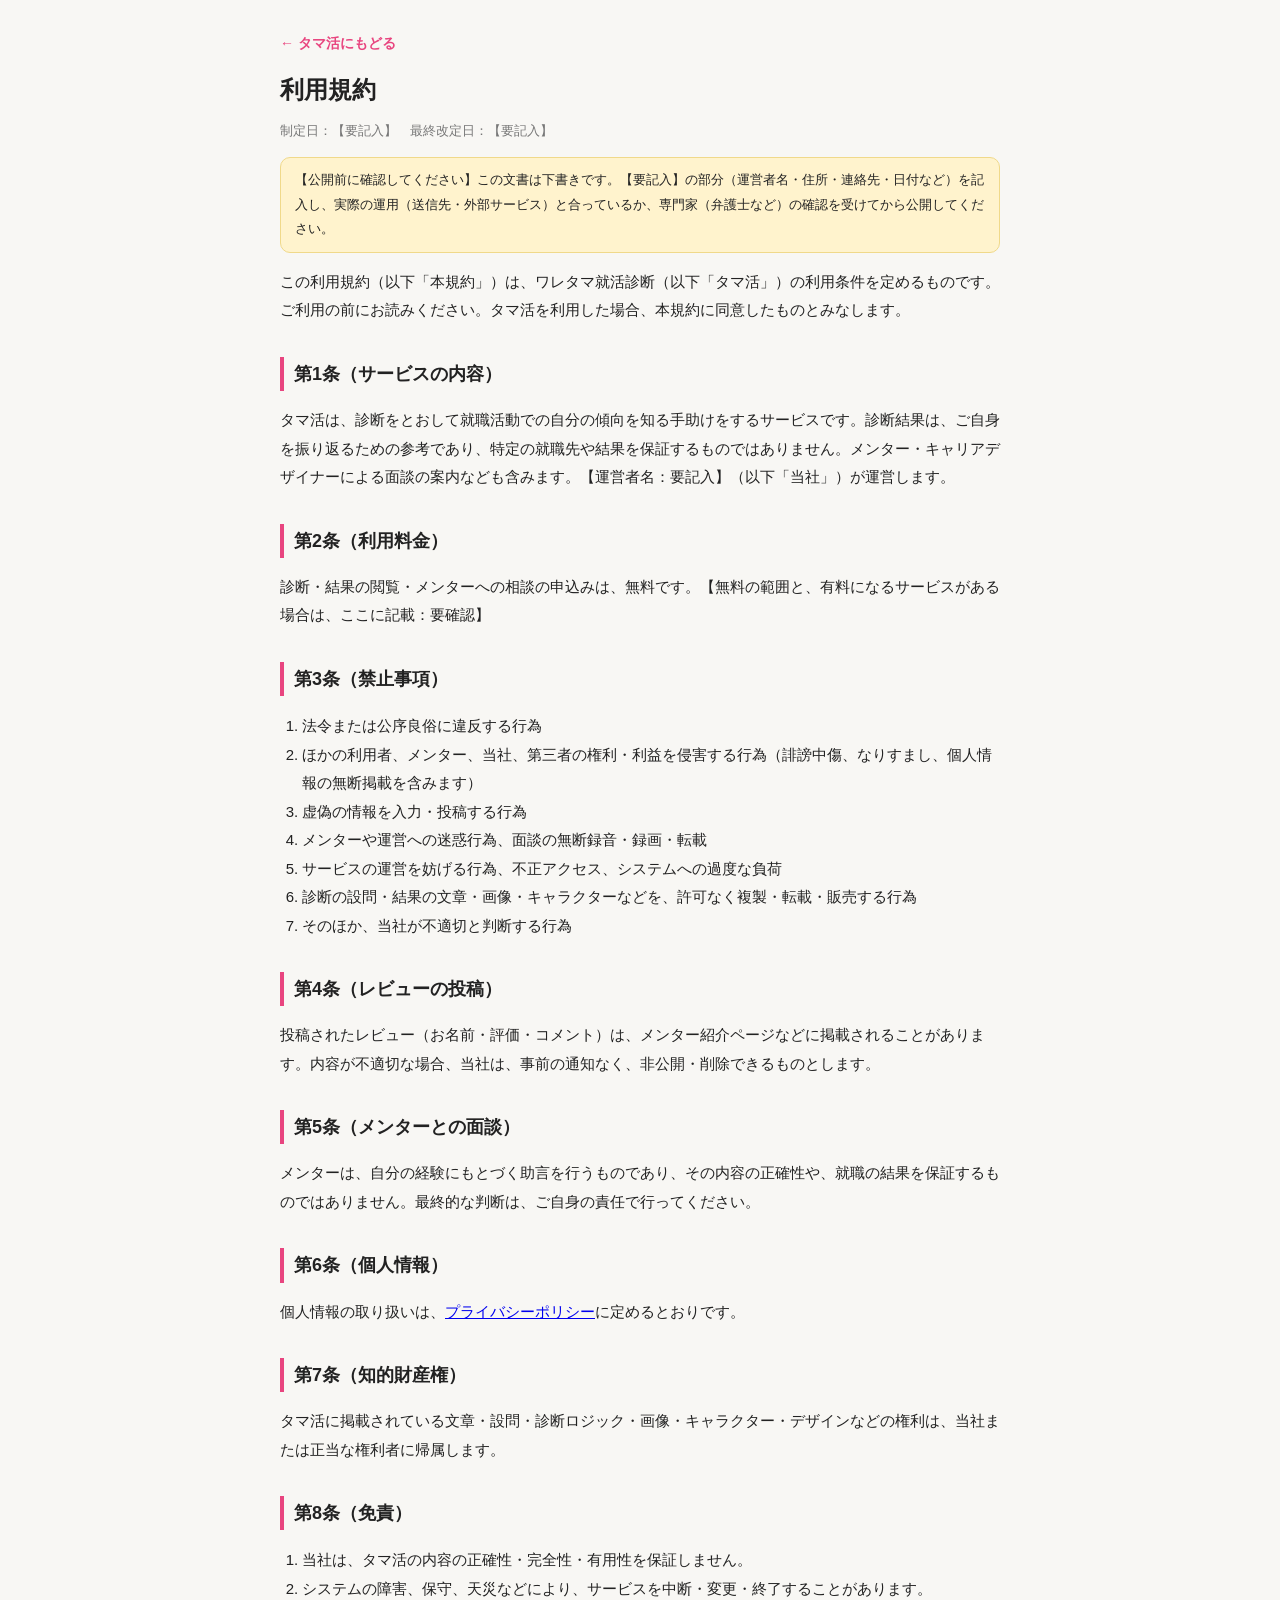
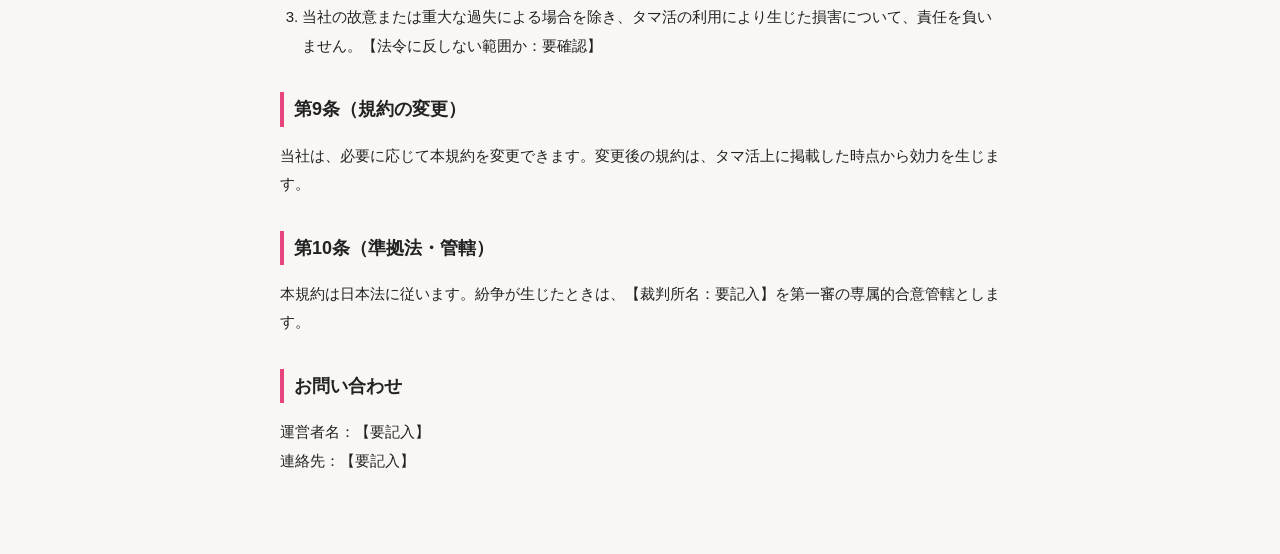
<file: terms.html>
<!doctype html><html lang="ja"><head><meta charset="utf-8"><meta name="viewport" content="width=device-width,initial-scale=1"><title>利用規約｜ワレタマ就活診断（タマ活）</title><meta name="robots" content="noindex">
<style>body{margin:0;background:#f8f7f4;color:#222;font:16px/1.9 "Noto Sans JP","Hiragino Kaku Gothic ProN",sans-serif}main{max-width:720px;margin:0 auto;padding:28px 20px 64px}h1{font-size:24px;line-height:1.4;margin:8px 0 6px}h2{font-size:18px;margin:32px 0 6px;padding-left:10px;border-left:4px solid #e8457f}p,li{font-size:15px}ul,ol{padding-left:1.4em}.date{color:#777;font-size:13px}.note{background:#fff3cd;border:1px solid #f0d98a;border-radius:10px;padding:10px 14px;font-size:13px}.back{display:inline-block;margin-bottom:8px;color:#e8457f;font-weight:700;text-decoration:none;font-size:14px}table{border-collapse:collapse;width:100%;font-size:14px}th,td{border:1px solid #ddd;padding:8px;vertical-align:top;text-align:left}th{background:#f1efe9;white-space:nowrap}.tw{overflow-x:auto}</style></head><body><main><a class="back" href="./">← タマ活にもどる</a><h1>利用規約</h1><p class="date">制定日：【要記入】　最終改定日：【要記入】</p>
<p class="note">【公開前に確認してください】この文書は下書きです。【要記入】の部分（運営者名・住所・連絡先・日付など）を記入し、実際の運用（送信先・外部サービス）と合っているか、専門家（弁護士など）の確認を受けてから公開してください。</p>

<p>この利用規約（以下「本規約」）は、ワレタマ就活診断（以下「タマ活」）の利用条件を定めるものです。ご利用の前にお読みください。タマ活を利用した場合、本規約に同意したものとみなします。</p>
<h2>第1条（サービスの内容）</h2>
<p>タマ活は、診断をとおして就職活動での自分の傾向を知る手助けをするサービスです。診断結果は、ご自身を振り返るための参考であり、特定の就職先や結果を保証するものではありません。メンター・キャリアデザイナーによる面談の案内なども含みます。【運営者名：要記入】（以下「当社」）が運営します。</p>
<h2>第2条（利用料金）</h2>
<p>診断・結果の閲覧・メンターへの相談の申込みは、無料です。【無料の範囲と、有料になるサービスがある場合は、ここに記載：要確認】</p>
<h2>第3条（禁止事項）</h2>
<ol><li>法令または公序良俗に違反する行為</li><li>ほかの利用者、メンター、当社、第三者の権利・利益を侵害する行為（誹謗中傷、なりすまし、個人情報の無断掲載を含みます）</li><li>虚偽の情報を入力・投稿する行為</li><li>メンターや運営への迷惑行為、面談の無断録音・録画・転載</li><li>サービスの運営を妨げる行為、不正アクセス、システムへの過度な負荷</li><li>診断の設問・結果の文章・画像・キャラクターなどを、許可なく複製・転載・販売する行為</li><li>そのほか、当社が不適切と判断する行為</li></ol>
<h2>第4条（レビューの投稿）</h2>
<p>投稿されたレビュー（お名前・評価・コメント）は、メンター紹介ページなどに掲載されることがあります。内容が不適切な場合、当社は、事前の通知なく、非公開・削除できるものとします。</p>
<h2>第5条（メンターとの面談）</h2>
<p>メンターは、自分の経験にもとづく助言を行うものであり、その内容の正確性や、就職の結果を保証するものではありません。最終的な判断は、ご自身の責任で行ってください。</p>
<h2>第6条（個人情報）</h2>
<p>個人情報の取り扱いは、<a href="privacy.html">プライバシーポリシー</a>に定めるとおりです。</p>
<h2>第7条（知的財産権）</h2>
<p>タマ活に掲載されている文章・設問・診断ロジック・画像・キャラクター・デザインなどの権利は、当社または正当な権利者に帰属します。</p>
<h2>第8条（免責）</h2>
<ol><li>当社は、タマ活の内容の正確性・完全性・有用性を保証しません。</li><li>システムの障害、保守、天災などにより、サービスを中断・変更・終了することがあります。</li><li>当社の故意または重大な過失による場合を除き、タマ活の利用により生じた損害について、責任を負いません。【法令に反しない範囲か：要確認】</li></ol>
<h2>第9条（規約の変更）</h2>
<p>当社は、必要に応じて本規約を変更できます。変更後の規約は、タマ活上に掲載した時点から効力を生じます。</p>
<h2>第10条（準拠法・管轄）</h2>
<p>本規約は日本法に従います。紛争が生じたときは、【裁判所名：要記入】を第一審の専属的合意管轄とします。</p>
<h2>お問い合わせ</h2>
<p>運営者名：【要記入】<br>連絡先：【要記入】</p>
</main></body></html>
</file>
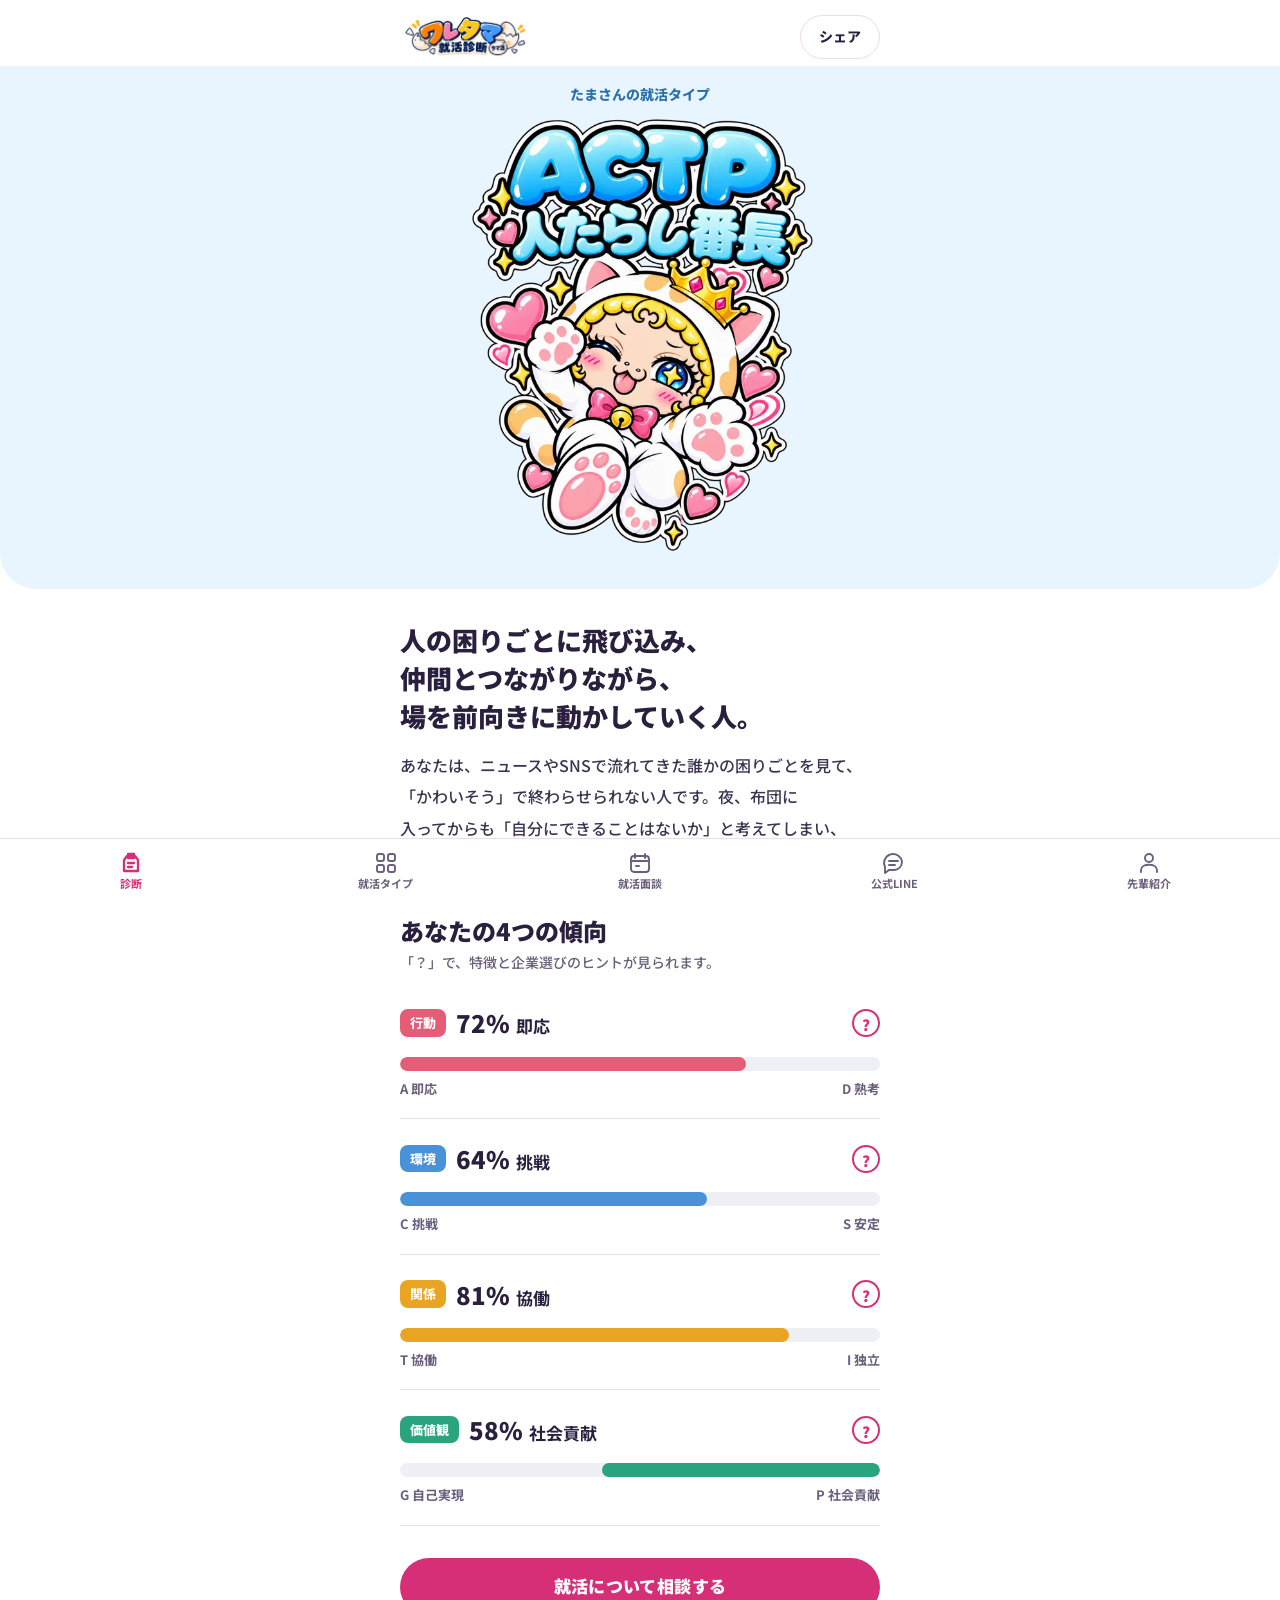
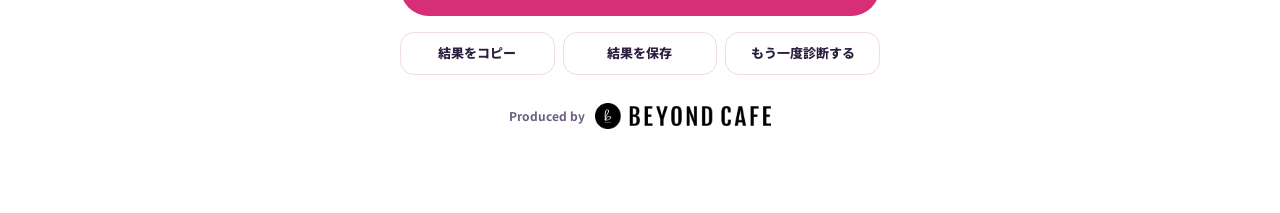
<file: proposals/a-result.html>
<!doctype html><html lang="ja"><head><meta charset="utf-8"><meta name="viewport" content="width=device-width,initial-scale=1,viewport-fit=cover"><title>タマ活 案A 結果</title>
<link rel="preconnect" href="https://fonts.googleapis.com"><link rel="preconnect" href="https://fonts.gstatic.com" crossorigin>
<link href="https://fonts.googleapis.com/css2?family=Noto+Sans+JP:wght@500;700;900&display=swap" rel="stylesheet">
<link rel="stylesheet" href="base.css"><link rel="stylesheet" href="a.css"></head><body class="a">
<header class="hd wrap bar-top"><img class="logo" src="../assets/waretama-brand-transparent.png" alt="ワレタマ 就活診断 タマ活" width="2111" height="745"><button class="share" type="button">シェア</button></header>
<main>
<section class="top">
 <p class="who">たまさんの就活タイプ</p>
 <h1 class="sr">人たらし番長（ACTP）</h1><img class="cast" fetchpriority="high" src="../assets/result-cast/ACTP.webp" alt="ACTP 人たらし番長のキャラクター" width="560" height="700" decoding="async">
</section>
<section class="sheetbody wrap">
 <h2 class="catch"><span class="nb">人の困りごとに飛び込み、</span><span class="nb">仲間とつながりながら、</span><span class="nb">場を前向きに動かしていく人。</span></h2>
 <p class="intro">あなたは、ニュースやSNSで流れてきた誰かの困りごとを見て、「かわいそう」で終わらせられない人です。夜、布団に入ってからも「自分にできることはないか」と考えてしまい、翌朝にはもう誰かに連絡している。</p>
 <div class="axes"><div class="axes-h"><h2>あなたの4つの傾向</h2><p>「？」で、特徴と企業選びのヒントが見られます。</p></div><div class="row" style="--c:#e45c76"><div class="rh"><span class="an">行動</span><strong class="av"><b>72%</b> 即応</strong><button class="help" type="button" data-help="0" data-pct="72" aria-label="行動の詳しい説明" aria-haspopup="dialog">?</button></div>
<div class="bar"><i style="width:72%"></i></div><div class="ends"><span>A 即応</span><span>D 熟考</span></div></div><div class="row" style="--c:#4992da"><div class="rh"><span class="an">環境</span><strong class="av"><b>64%</b> 挑戦</strong><button class="help" type="button" data-help="1" data-pct="64" aria-label="環境の詳しい説明" aria-haspopup="dialog">?</button></div>
<div class="bar"><i style="width:64%"></i></div><div class="ends"><span>C 挑戦</span><span>S 安定</span></div></div><div class="row" style="--c:#e9a421"><div class="rh"><span class="an">関係</span><strong class="av"><b>81%</b> 協働</strong><button class="help" type="button" data-help="2" data-pct="81" aria-label="関係の詳しい説明" aria-haspopup="dialog">?</button></div>
<div class="bar"><i style="width:81%"></i></div><div class="ends"><span>T 協働</span><span>I 独立</span></div></div><div class="row" style="--c:#2aa47e"><div class="rh"><span class="an">価値観</span><strong class="av"><b>58%</b> 社会貢献</strong><button class="help" type="button" data-help="3" data-pct="58" aria-label="価値観の詳しい説明" aria-haspopup="dialog">?</button></div>
<div class="bar rev"><i style="width:58%"></i></div><div class="ends"><span>G 自己実現</span><span>P 社会貢献</span></div></div></div>
 <a class="cta" href="#">就活について相談する</a>
 <div class="sub-actions"><button type="button">結果をコピー</button><button type="button">結果を保存</button><button type="button">もう一度診断する</button></div>
</section></main><footer class="producer"><span>Produced by</span><img src="../assets/beyond-cafe-official.png" alt="BEYOND CAFE" width="215" height="52"></footer><nav class="tabs" aria-label="メインメニュー"><a href="#" aria-current="page"><svg viewBox="0 0 24 24" aria-hidden="true"><path d="M8 5h8l3 4v11H5V9zM9 12h6M9 16h4M9 3h6v4H9z"/></svg>診断</a><a href="#"><svg viewBox="0 0 24 24" aria-hidden="true"><rect x="3" y="3" width="7" height="7" rx="2"/><rect x="14" y="3" width="7" height="7" rx="2"/><rect x="3" y="14" width="7" height="7" rx="2"/><rect x="14" y="14" width="7" height="7" rx="2"/></svg>就活タイプ</a><a href="#"><svg viewBox="0 0 24 24" aria-hidden="true"><rect x="3" y="5" width="18" height="16" rx="3"/><path d="M7 3v4M17 3v4M3 10h18M8 15h3"/></svg>就活面談</a><a href="#"><svg viewBox="0 0 24 24" aria-hidden="true"><path d="M20 11a8 8 0 0 1-8 8H7l-4 3v-6a9 9 0 1 1 17-5zM7 10h9M7 14h6"/></svg>公式LINE</a><a href="#"><svg viewBox="0 0 24 24" aria-hidden="true"><circle cx="12" cy="7" r="4"/><path d="M4 21v-2c0-7 16-7 16 0v2"/></svg>先輩紹介</a></nav><script src="p.js"></script></body></html>
</file>
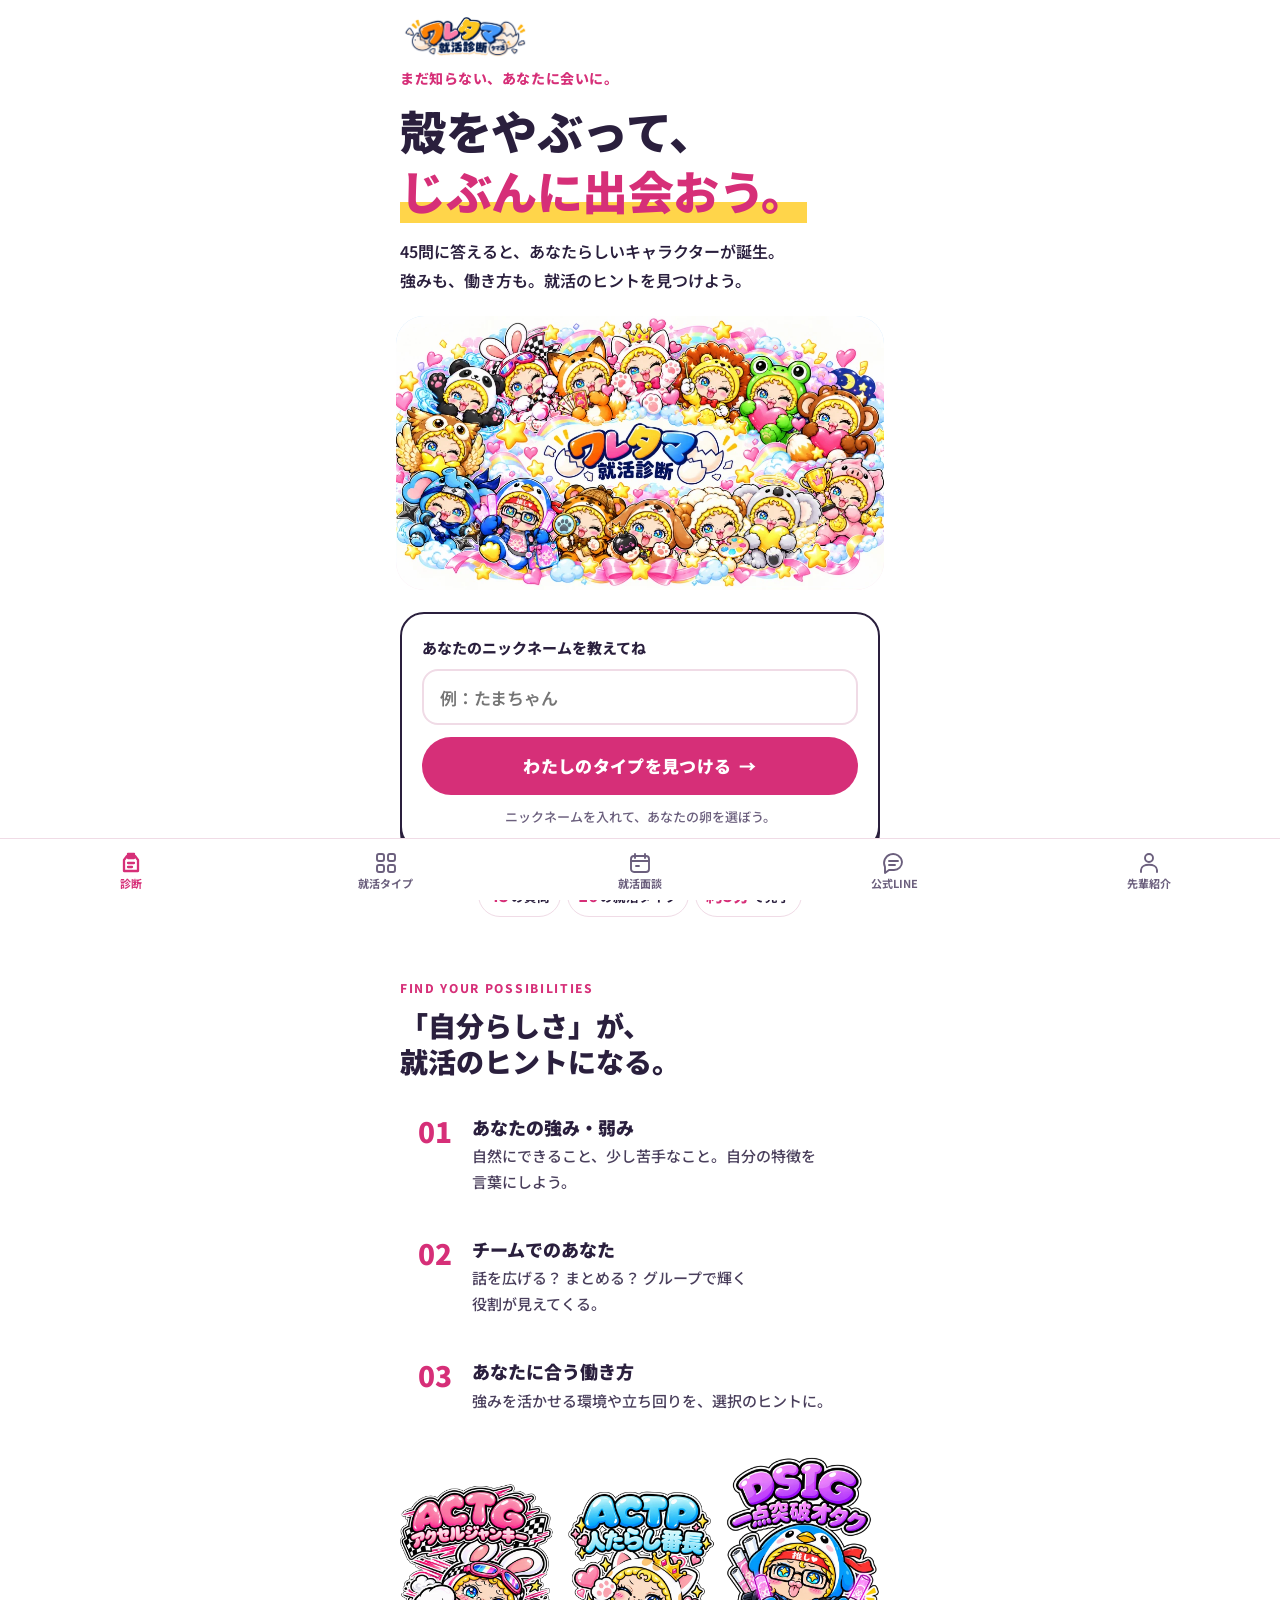
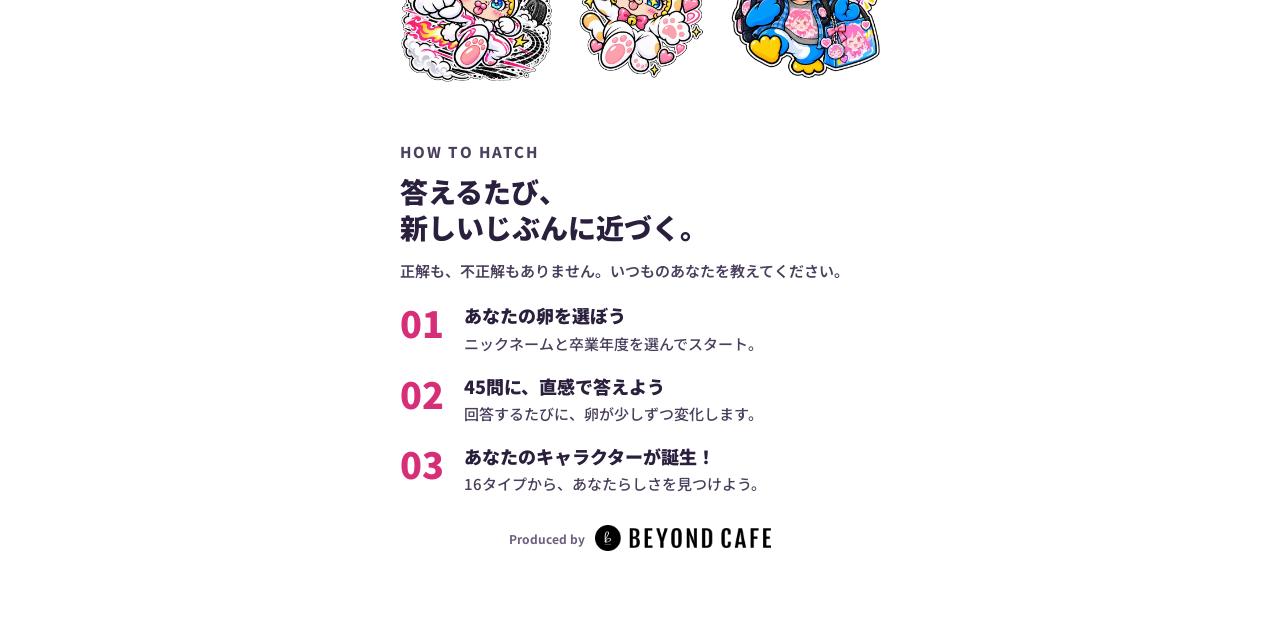
<file: proposals/a-top.html>
<!doctype html><html lang="ja"><head><meta charset="utf-8"><meta name="viewport" content="width=device-width,initial-scale=1,viewport-fit=cover"><title>タマ活 案A トップ</title>
<link rel="preconnect" href="https://fonts.googleapis.com"><link rel="preconnect" href="https://fonts.gstatic.com" crossorigin>
<link href="https://fonts.googleapis.com/css2?family=Noto+Sans+JP:wght@500;700;900&display=swap" rel="stylesheet">
<link rel="stylesheet" href="base.css"><link rel="stylesheet" href="a.css"></head><body class="a">
<header class="hd wrap"><img class="logo" src="../assets/waretama-brand-transparent.png" alt="ワレタマ 就活診断 タマ活" width="2111" height="745"></header>
<main>
<section class="hero wrap">
 <p class="kick">まだ知らない、あなたに会いに。</p>
 <h1>殻をやぶって、<br><em>じぶんに出会おう。</em></h1>
 <p class="lead"><span class="nb">45問に答えると、</span><span class="nb">あなたらしいキャラクターが誕生。</span><span class="nb">強みも、働き方も。</span><span class="nb">就活のヒントを見つけよう。</span></p>
 <figure class="hero-img"><img src="../assets/tamakatsu-hero.webp" width="996" height="560" alt="パンダ、うさぎ、ねこ、ライオンなどの着ぐるみを着たカラフルなキャラクターたちが集合しているイラスト" fetchpriority="high"></figure>
 <form class="start" onsubmit="return false"><label for="nn">あなたのニックネームを教えてね</label><input id="nn" placeholder="例：たまちゃん" autocomplete="nickname"><button class="cta" type="submit">わたしのタイプを見つける<span aria-hidden="true">→</span></button><p>ニックネームを入れて、あなたの卵を選ぼう。</p></form>
 <ul class="facts"><li><b>45</b>の質問</li><li><b>16</b>の就活タイプ</li><li><b>約5分</b>で完了</li></ul>
</section>
<section class="sec wrap"><p class="eyb">FIND YOUR POSSIBILITIES</p><h2>「自分らしさ」が、<br>就活のヒントになる。</h2>
 <div class="feat">
  <article><b>01</b><div><h3>あなたの強み・弱み</h3><p>自然にできること、少し苦手なこと。自分の特徴を言葉にしよう。</p></div></article>
  <article><b>02</b><div><h3>チームでのあなた</h3><p>話を広げる？ まとめる？ グループで輝く役割が見えてくる。</p></div></article>
  <article><b>03</b><div><h3>あなたに合う働き方</h3><p>強みを活かせる環境や立ち回りを、選択のヒントに。</p></div></article>
 </div>
 <div class="samples" aria-label="結果に登場するキャラクターの一例"><img src="../assets/result-cast/ACTG.webp" alt="ACTG アクセルジャンキー" width="560" height="718"><img src="../assets/result-cast/ACTP.webp" alt="ACTP 人たらし番長" width="560" height="700"><img src="../assets/result-cast/DSIG.webp" alt="DSIG" width="533" height="800"></div></section>
<section class="sec wrap how"><p class="eyb">HOW TO HATCH</p><h2>答えるたび、<br>新しいじぶんに近づく。</h2><p class="sub">正解も、不正解もありません。いつものあなたを教えてください。</p>
 <ol><li><b>01</b><div><h3>あなたの卵を選ぼう</h3><p>ニックネームと卒業年度を選んでスタート。</p></div></li><li><b>02</b><div><h3>45問に、直感で答えよう</h3><p>回答するたびに、卵が少しずつ変化します。</p></div></li><li><b>03</b><div><h3>あなたのキャラクターが誕生！</h3><p>16タイプから、あなたらしさを見つけよう。</p></div></li></ol></section>
</main><footer class="producer"><span>Produced by</span><img src="../assets/beyond-cafe-official.png" alt="BEYOND CAFE" width="215" height="52"></footer><nav class="tabs" aria-label="メインメニュー"><a href="#" aria-current="page"><svg viewBox="0 0 24 24" aria-hidden="true"><path d="M8 5h8l3 4v11H5V9zM9 12h6M9 16h4M9 3h6v4H9z"/></svg>診断</a><a href="#"><svg viewBox="0 0 24 24" aria-hidden="true"><rect x="3" y="3" width="7" height="7" rx="2"/><rect x="14" y="3" width="7" height="7" rx="2"/><rect x="3" y="14" width="7" height="7" rx="2"/><rect x="14" y="14" width="7" height="7" rx="2"/></svg>就活タイプ</a><a href="#"><svg viewBox="0 0 24 24" aria-hidden="true"><rect x="3" y="5" width="18" height="16" rx="3"/><path d="M7 3v4M17 3v4M3 10h18M8 15h3"/></svg>就活面談</a><a href="#"><svg viewBox="0 0 24 24" aria-hidden="true"><path d="M20 11a8 8 0 0 1-8 8H7l-4 3v-6a9 9 0 1 1 17-5zM7 10h9M7 14h6"/></svg>公式LINE</a><a href="#"><svg viewBox="0 0 24 24" aria-hidden="true"><circle cx="12" cy="7" r="4"/><path d="M4 21v-2c0-7 16-7 16 0v2"/></svg>先輩紹介</a></nav><script src="p.js"></script></body></html>
</file>
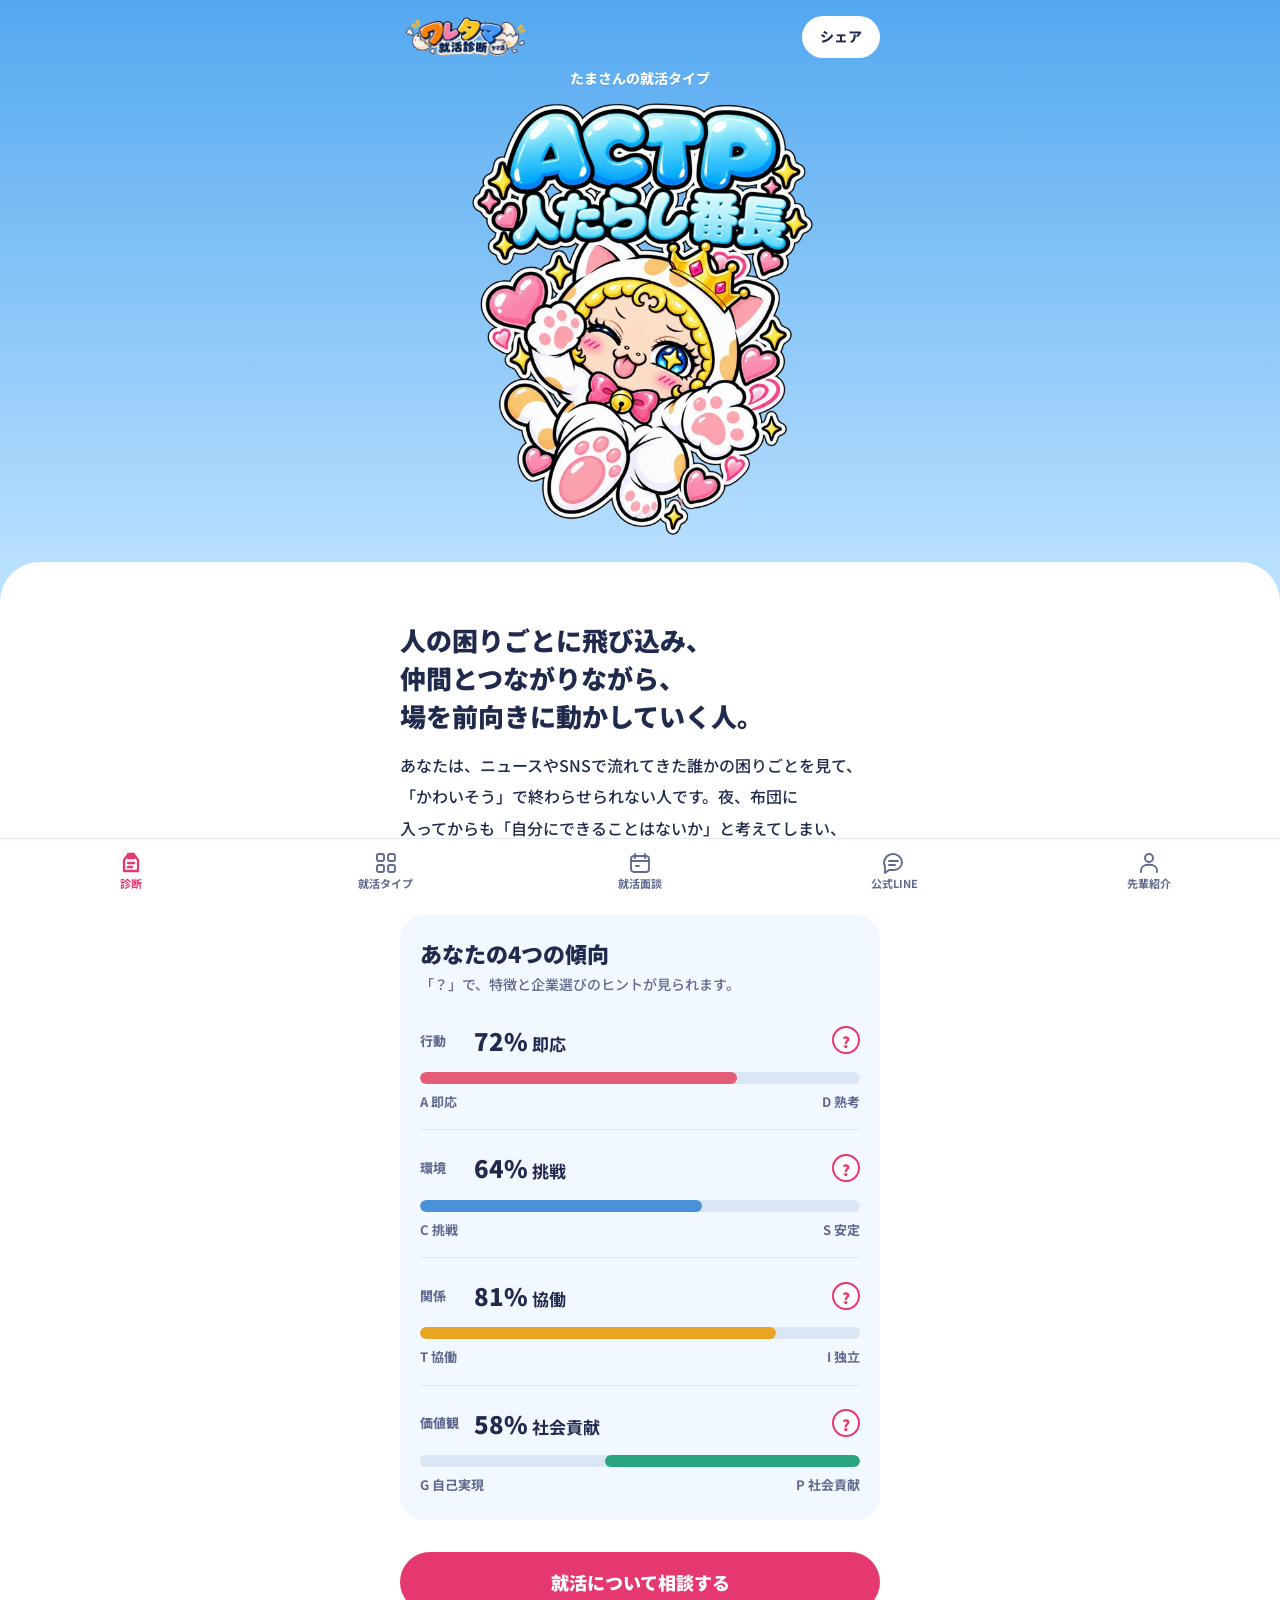
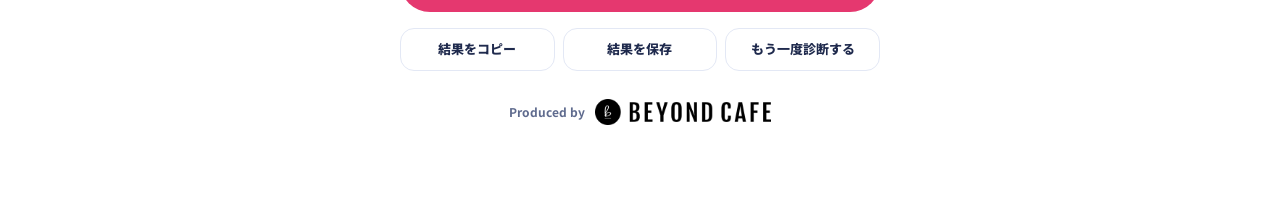
<file: proposals/b-result.html>
<!doctype html><html lang="ja"><head><meta charset="utf-8"><meta name="viewport" content="width=device-width,initial-scale=1,viewport-fit=cover"><title>タマ活 案B 結果</title>
<link rel="preconnect" href="https://fonts.googleapis.com"><link rel="preconnect" href="https://fonts.gstatic.com" crossorigin>
<link href="https://fonts.googleapis.com/css2?family=Noto+Sans+JP:wght@500;700;900&display=swap" rel="stylesheet">
<link rel="stylesheet" href="base.css"><link rel="stylesheet" href="b.css"></head><body class="b">
<main>
<section class="stage">
 <header class="hd wrap bar-top"><img class="logo" src="../assets/waretama-brand-transparent.png" alt="ワレタマ 就活診断 タマ活" width="2111" height="745"><button class="share" type="button">シェア</button></header>
 <p class="who">たまさんの就活タイプ</p>
 <h1 class="sr">人たらし番長（ACTP）</h1><img class="cast" fetchpriority="high" src="../assets/result-cast/ACTP.webp" alt="ACTP 人たらし番長のキャラクター" width="560" height="700" decoding="async">
</section>
<section class="body wrap">
 <h2 class="catch"><span class="nb">人の困りごとに飛び込み、</span><span class="nb">仲間とつながりながら、</span><span class="nb">場を前向きに動かしていく人。</span></h2>
 <p class="intro">あなたは、ニュースやSNSで流れてきた誰かの困りごとを見て、「かわいそう」で終わらせられない人です。夜、布団に入ってからも「自分にできることはないか」と考えてしまい、翌朝にはもう誰かに連絡している。</p>
 <div class="axes"><div class="axes-h"><h2>あなたの4つの傾向</h2><p>「？」で、特徴と企業選びのヒントが見られます。</p></div><div class="row" style="--c:#e45c76"><div class="rh"><span class="an">行動</span><strong class="av"><b>72%</b> 即応</strong><button class="help" type="button" data-help="0" data-pct="72" aria-label="行動の詳しい説明" aria-haspopup="dialog">?</button></div>
<div class="bar"><i style="width:72%"></i></div><div class="ends"><span>A 即応</span><span>D 熟考</span></div></div><div class="row" style="--c:#4992da"><div class="rh"><span class="an">環境</span><strong class="av"><b>64%</b> 挑戦</strong><button class="help" type="button" data-help="1" data-pct="64" aria-label="環境の詳しい説明" aria-haspopup="dialog">?</button></div>
<div class="bar"><i style="width:64%"></i></div><div class="ends"><span>C 挑戦</span><span>S 安定</span></div></div><div class="row" style="--c:#e9a421"><div class="rh"><span class="an">関係</span><strong class="av"><b>81%</b> 協働</strong><button class="help" type="button" data-help="2" data-pct="81" aria-label="関係の詳しい説明" aria-haspopup="dialog">?</button></div>
<div class="bar"><i style="width:81%"></i></div><div class="ends"><span>T 協働</span><span>I 独立</span></div></div><div class="row" style="--c:#2aa47e"><div class="rh"><span class="an">価値観</span><strong class="av"><b>58%</b> 社会貢献</strong><button class="help" type="button" data-help="3" data-pct="58" aria-label="価値観の詳しい説明" aria-haspopup="dialog">?</button></div>
<div class="bar rev"><i style="width:58%"></i></div><div class="ends"><span>G 自己実現</span><span>P 社会貢献</span></div></div></div>
 <a class="cta" href="#">就活について相談する</a>
 <div class="sub-actions"><button type="button">結果をコピー</button><button type="button">結果を保存</button><button type="button">もう一度診断する</button></div>
</section></main><footer class="producer"><span>Produced by</span><img src="../assets/beyond-cafe-official.png" alt="BEYOND CAFE" width="215" height="52"></footer><nav class="tabs" aria-label="メインメニュー"><a href="#" aria-current="page"><svg viewBox="0 0 24 24" aria-hidden="true"><path d="M8 5h8l3 4v11H5V9zM9 12h6M9 16h4M9 3h6v4H9z"/></svg>診断</a><a href="#"><svg viewBox="0 0 24 24" aria-hidden="true"><rect x="3" y="3" width="7" height="7" rx="2"/><rect x="14" y="3" width="7" height="7" rx="2"/><rect x="3" y="14" width="7" height="7" rx="2"/><rect x="14" y="14" width="7" height="7" rx="2"/></svg>就活タイプ</a><a href="#"><svg viewBox="0 0 24 24" aria-hidden="true"><rect x="3" y="5" width="18" height="16" rx="3"/><path d="M7 3v4M17 3v4M3 10h18M8 15h3"/></svg>就活面談</a><a href="#"><svg viewBox="0 0 24 24" aria-hidden="true"><path d="M20 11a8 8 0 0 1-8 8H7l-4 3v-6a9 9 0 1 1 17-5zM7 10h9M7 14h6"/></svg>公式LINE</a><a href="#"><svg viewBox="0 0 24 24" aria-hidden="true"><circle cx="12" cy="7" r="4"/><path d="M4 21v-2c0-7 16-7 16 0v2"/></svg>先輩紹介</a></nav><script src="p.js"></script></body></html>
</file>
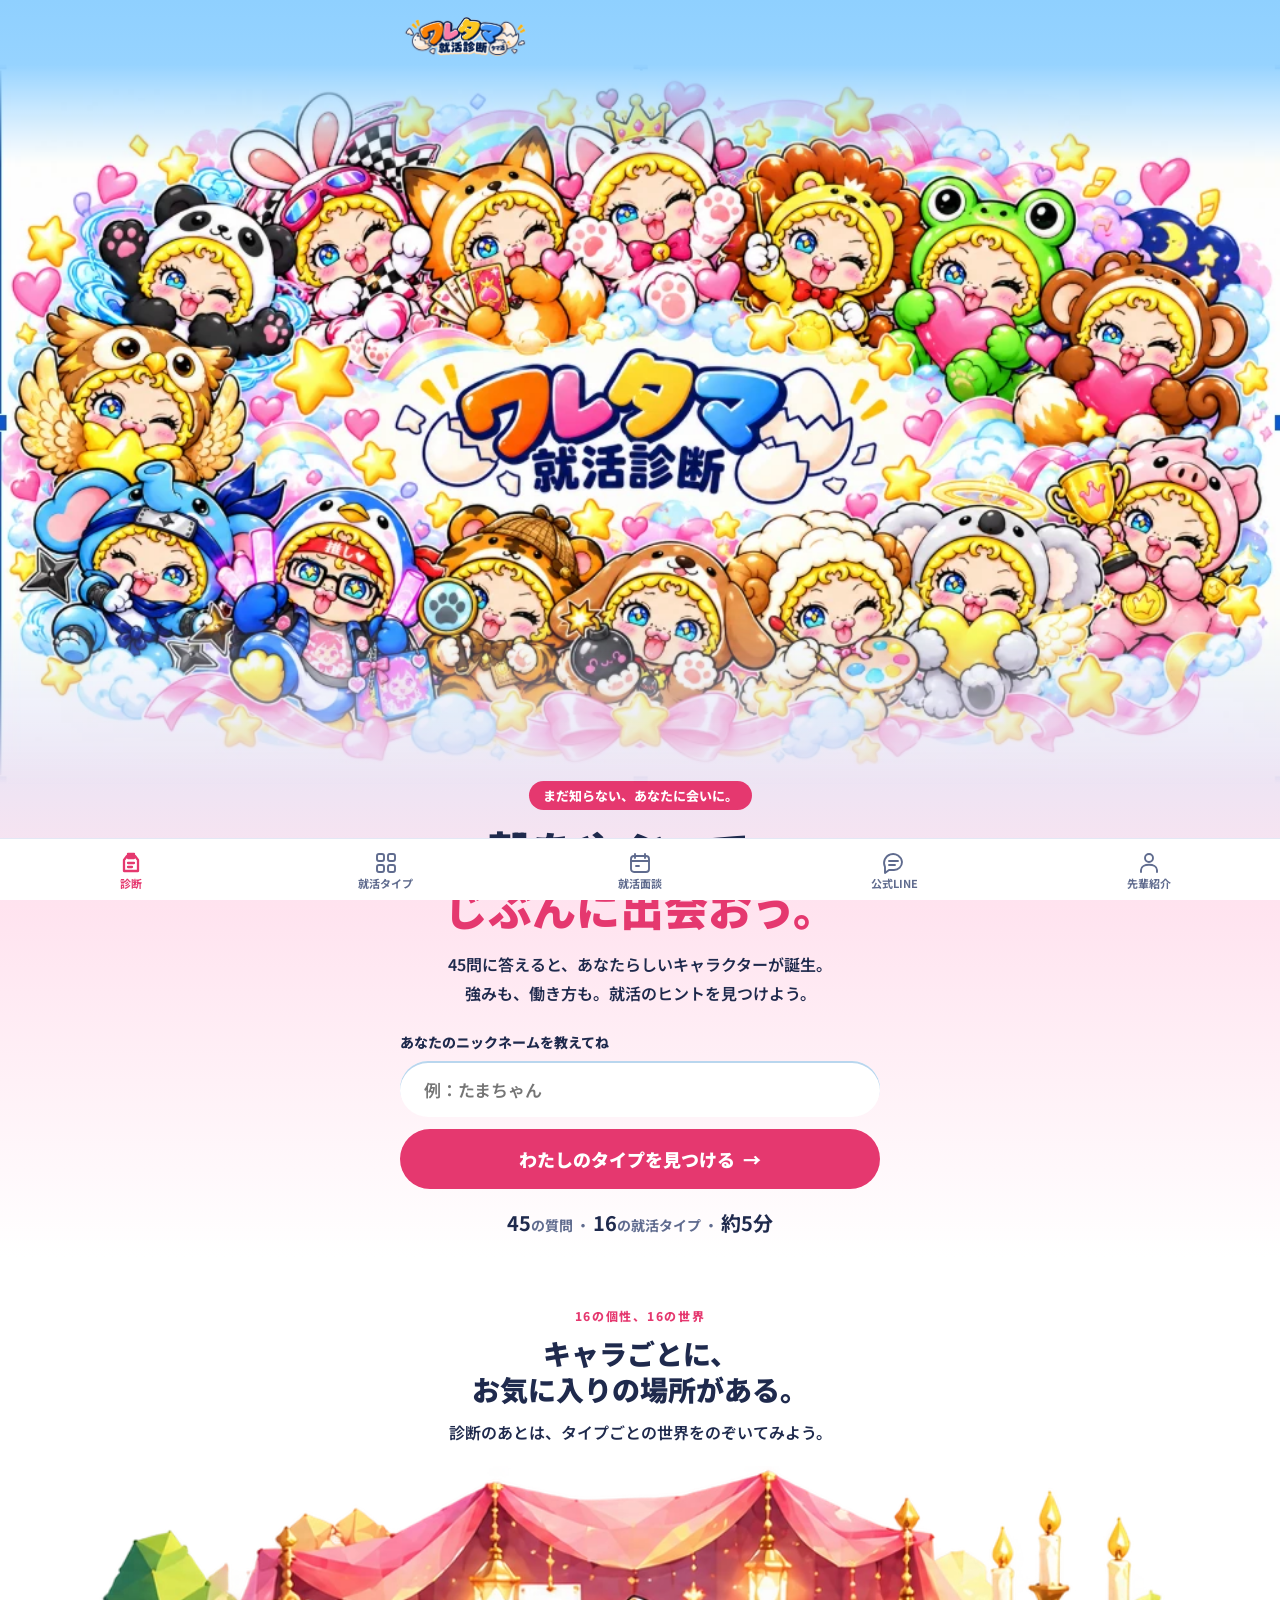
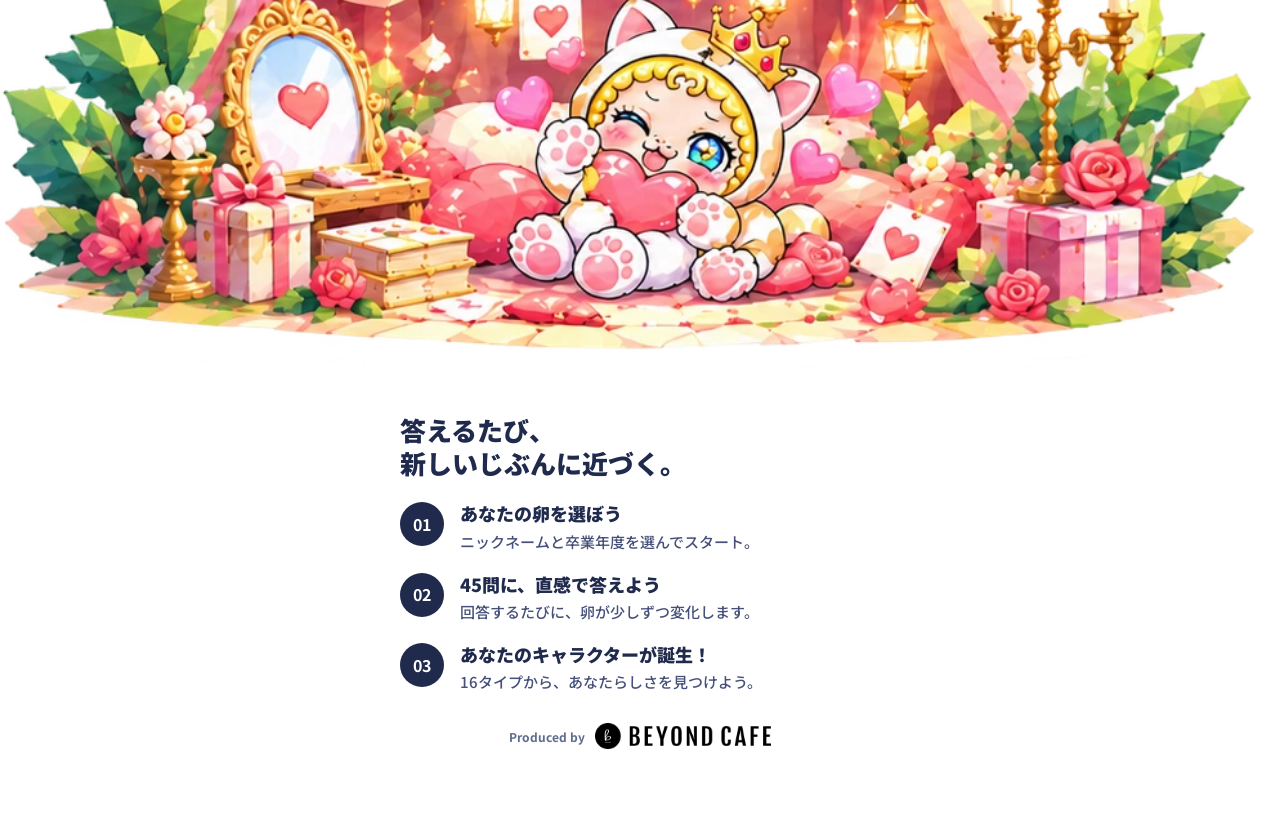
<file: proposals/b-top.html>
<!doctype html><html lang="ja"><head><meta charset="utf-8"><meta name="viewport" content="width=device-width,initial-scale=1,viewport-fit=cover"><title>タマ活 案B トップ</title>
<link rel="preconnect" href="https://fonts.googleapis.com"><link rel="preconnect" href="https://fonts.gstatic.com" crossorigin>
<link href="https://fonts.googleapis.com/css2?family=Noto+Sans+JP:wght@500;700;900&display=swap" rel="stylesheet">
<link rel="stylesheet" href="base.css"><link rel="stylesheet" href="b.css"></head><body class="b">
<main>
<section class="sky">
 <header class="hd wrap"><img class="logo" src="../assets/waretama-brand-transparent.png" alt="ワレタマ 就活診断 タマ活" width="2111" height="745"></header>
 <figure class="hero-img"><img src="../assets/tamakatsu-hero.webp" width="996" height="560" alt="パンダ、うさぎ、ねこ、ライオンなどの着ぐるみを着たカラフルなキャラクターたちが集合しているイラスト" fetchpriority="high"></figure>
 <div class="wrap copy">
  <p class="kick">まだ知らない、あなたに会いに。</p>
  <h1>殻をやぶって、<br><em>じぶんに出会おう。</em></h1>
  <p class="lead"><span class="nb">45問に答えると、</span><span class="nb">あなたらしいキャラクターが誕生。</span><span class="nb">強みも、働き方も。</span><span class="nb">就活のヒントを見つけよう。</span></p>
  <form class="start" onsubmit="return false"><label for="nn">あなたのニックネームを教えてね</label><input id="nn" placeholder="例：たまちゃん" autocomplete="nickname"><button class="cta" type="submit">わたしのタイプを見つける<span aria-hidden="true">→</span></button></form>
  <p class="facts"><b>45</b>の質問 ・ <b>16</b>の就活タイプ ・ <b>約5分</b></p>
 </div>
</section>
<section class="world wrap"><p class="eyb">16の個性、16の世界</p><h2>キャラごとに、<br>お気に入りの場所がある。</h2><p class="sub">診断のあとは、タイプごとの世界をのぞいてみよう。</p></section>
<figure class="vign"><img src="../assets/vignettes/ACTP.webp" width="994" height="390" alt="人たらし番長がハートとバラに囲まれたテントでくつろぐ風景付きイラスト" loading="lazy"></figure>
<section class="how wrap"><h2>答えるたび、<br>新しいじぶんに近づく。</h2>
 <ol><li><b>01</b><div><h3>あなたの卵を選ぼう</h3><p>ニックネームと卒業年度を選んでスタート。</p></div></li><li><b>02</b><div><h3>45問に、直感で答えよう</h3><p>回答するたびに、卵が少しずつ変化します。</p></div></li><li><b>03</b><div><h3>あなたのキャラクターが誕生！</h3><p>16タイプから、あなたらしさを見つけよう。</p></div></li></ol></section>
</main><footer class="producer"><span>Produced by</span><img src="../assets/beyond-cafe-official.png" alt="BEYOND CAFE" width="215" height="52"></footer><nav class="tabs" aria-label="メインメニュー"><a href="#" aria-current="page"><svg viewBox="0 0 24 24" aria-hidden="true"><path d="M8 5h8l3 4v11H5V9zM9 12h6M9 16h4M9 3h6v4H9z"/></svg>診断</a><a href="#"><svg viewBox="0 0 24 24" aria-hidden="true"><rect x="3" y="3" width="7" height="7" rx="2"/><rect x="14" y="3" width="7" height="7" rx="2"/><rect x="3" y="14" width="7" height="7" rx="2"/><rect x="14" y="14" width="7" height="7" rx="2"/></svg>就活タイプ</a><a href="#"><svg viewBox="0 0 24 24" aria-hidden="true"><rect x="3" y="5" width="18" height="16" rx="3"/><path d="M7 3v4M17 3v4M3 10h18M8 15h3"/></svg>就活面談</a><a href="#"><svg viewBox="0 0 24 24" aria-hidden="true"><path d="M20 11a8 8 0 0 1-8 8H7l-4 3v-6a9 9 0 1 1 17-5zM7 10h9M7 14h6"/></svg>公式LINE</a><a href="#"><svg viewBox="0 0 24 24" aria-hidden="true"><circle cx="12" cy="7" r="4"/><path d="M4 21v-2c0-7 16-7 16 0v2"/></svg>先輩紹介</a></nav><script src="p.js"></script></body></html>
</file>
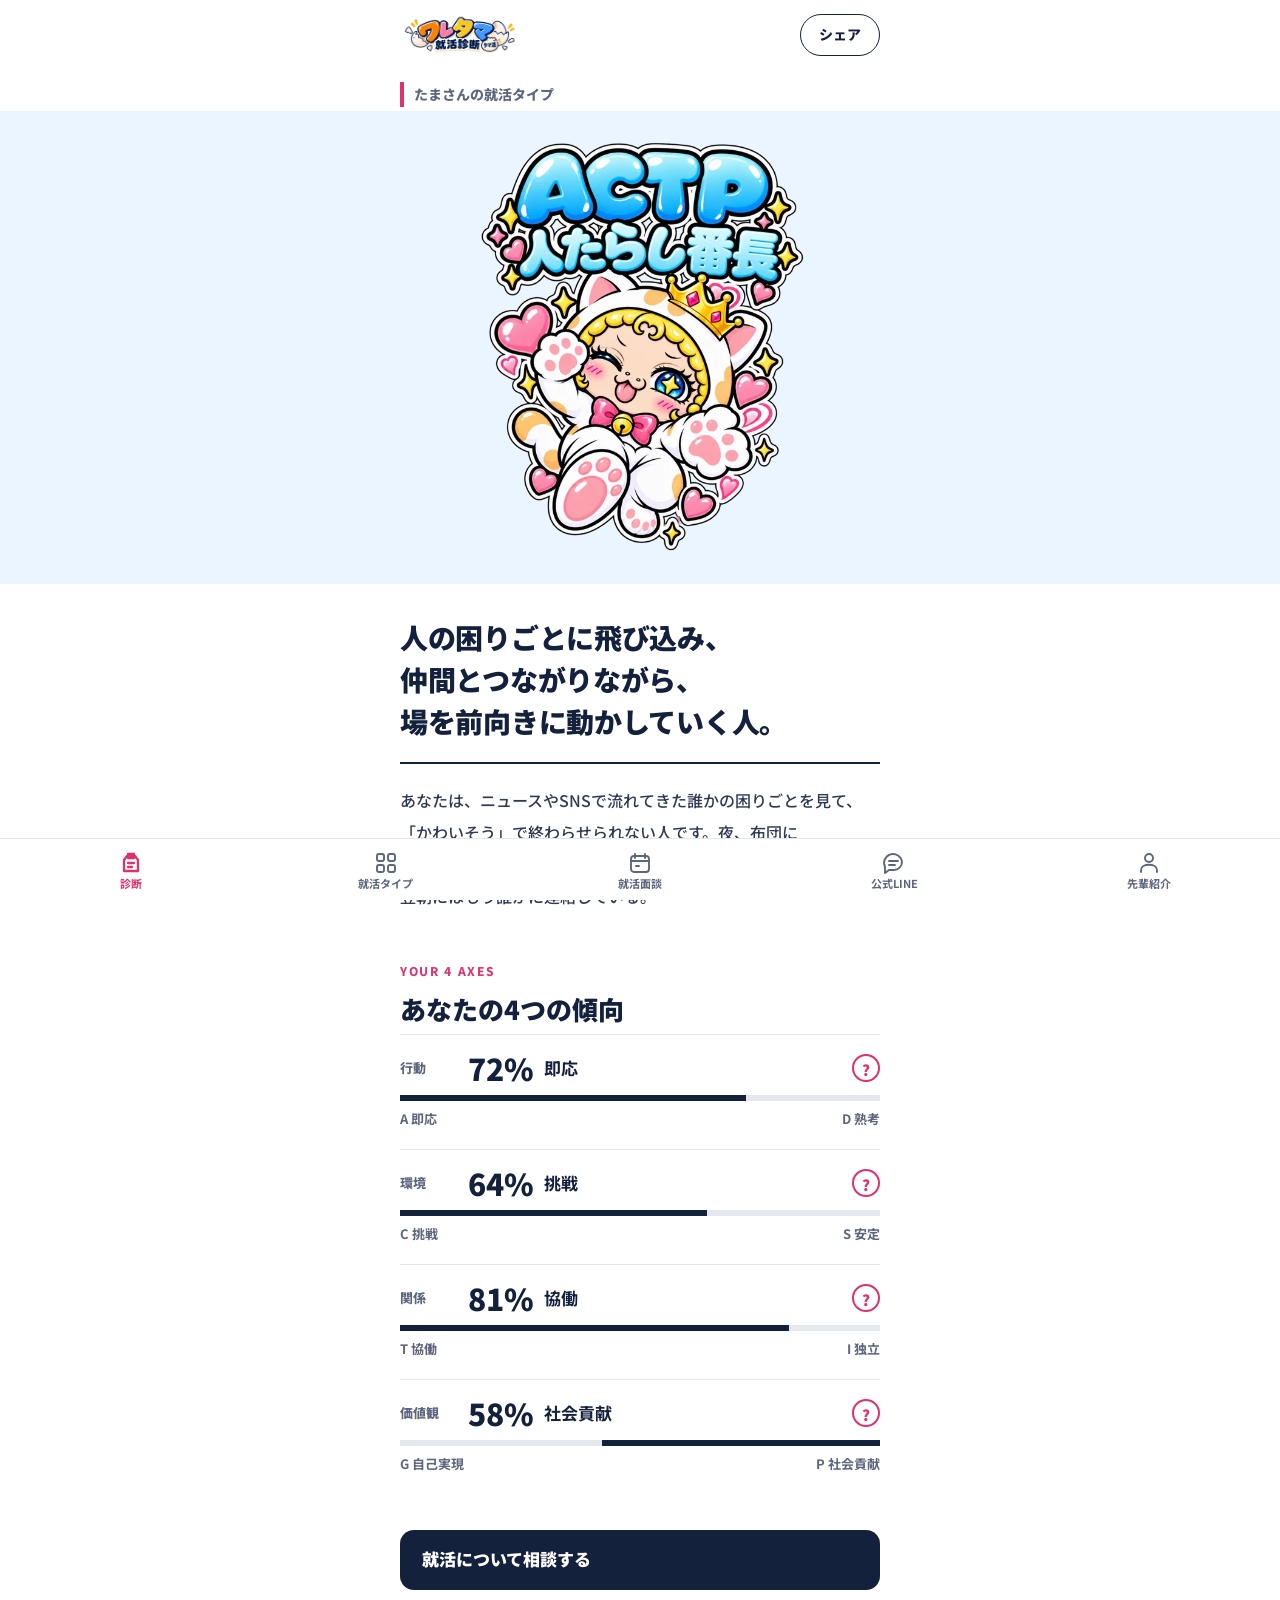
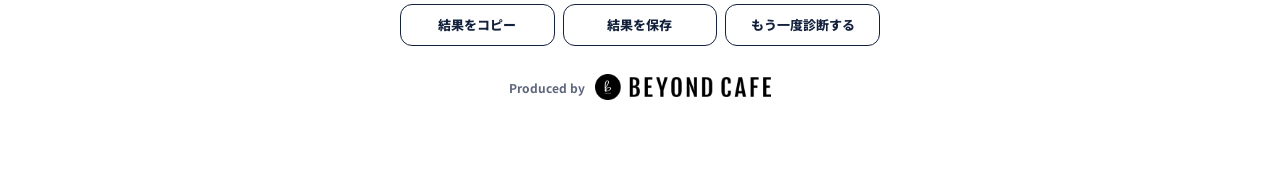
<file: proposals/c-result.html>
<!doctype html><html lang="ja"><head><meta charset="utf-8"><meta name="viewport" content="width=device-width,initial-scale=1,viewport-fit=cover"><title>タマ活 案C 結果</title>
<link rel="preconnect" href="https://fonts.googleapis.com"><link rel="preconnect" href="https://fonts.gstatic.com" crossorigin>
<link href="https://fonts.googleapis.com/css2?family=Noto+Sans+JP:wght@500;700;900&display=swap" rel="stylesheet">
<link rel="stylesheet" href="base.css"><link rel="stylesheet" href="c.css"></head><body class="c">
<header class="hd wrap bar-top"><img class="logo" src="../assets/waretama-brand-transparent.png" alt="ワレタマ 就活診断 タマ活" width="2111" height="745"><button class="share" type="button">シェア</button></header>
<main>
<section class="head wrap">
 <p class="who">たまさんの就活タイプ</p>
 <h1 class="sr">人たらし番長（ACTP）</h1>
</section>
<figure class="figure"><img class="cast" fetchpriority="high" src="../assets/result-cast/ACTP.webp" alt="ACTP 人たらし番長のキャラクター" width="560" height="700" decoding="async"></figure>
<section class="wrap body">
 <h2 class="catch"><span class="nb">人の困りごとに飛び込み、</span><span class="nb">仲間とつながりながら、</span><span class="nb">場を前向きに動かしていく人。</span></h2>
 <p class="intro">あなたは、ニュースやSNSで流れてきた誰かの困りごとを見て、「かわいそう」で終わらせられない人です。夜、布団に入ってからも「自分にできることはないか」と考えてしまい、翌朝にはもう誰かに連絡している。</p>
 <div class="axes"><div class="axes-h"><p class="eyb">YOUR 4 AXES</p><h2>あなたの4つの傾向</h2></div><div class="row" style="--c:#e45c76"><div class="rh"><span class="an">行動</span><strong class="av"><b>72%</b> 即応</strong><button class="help" type="button" data-help="0" data-pct="72" aria-label="行動の詳しい説明" aria-haspopup="dialog">?</button></div>
<div class="bar"><i style="width:72%"></i></div><div class="ends"><span>A 即応</span><span>D 熟考</span></div></div><div class="row" style="--c:#4992da"><div class="rh"><span class="an">環境</span><strong class="av"><b>64%</b> 挑戦</strong><button class="help" type="button" data-help="1" data-pct="64" aria-label="環境の詳しい説明" aria-haspopup="dialog">?</button></div>
<div class="bar"><i style="width:64%"></i></div><div class="ends"><span>C 挑戦</span><span>S 安定</span></div></div><div class="row" style="--c:#e9a421"><div class="rh"><span class="an">関係</span><strong class="av"><b>81%</b> 協働</strong><button class="help" type="button" data-help="2" data-pct="81" aria-label="関係の詳しい説明" aria-haspopup="dialog">?</button></div>
<div class="bar"><i style="width:81%"></i></div><div class="ends"><span>T 協働</span><span>I 独立</span></div></div><div class="row" style="--c:#2aa47e"><div class="rh"><span class="an">価値観</span><strong class="av"><b>58%</b> 社会貢献</strong><button class="help" type="button" data-help="3" data-pct="58" aria-label="価値観の詳しい説明" aria-haspopup="dialog">?</button></div>
<div class="bar rev"><i style="width:58%"></i></div><div class="ends"><span>G 自己実現</span><span>P 社会貢献</span></div></div></div>
 <a class="cta" href="#">就活について相談する</a>
 <div class="sub-actions"><button type="button">結果をコピー</button><button type="button">結果を保存</button><button type="button">もう一度診断する</button></div>
</section></main><footer class="producer"><span>Produced by</span><img src="../assets/beyond-cafe-official.png" alt="BEYOND CAFE" width="215" height="52"></footer><nav class="tabs" aria-label="メインメニュー"><a href="#" aria-current="page"><svg viewBox="0 0 24 24" aria-hidden="true"><path d="M8 5h8l3 4v11H5V9zM9 12h6M9 16h4M9 3h6v4H9z"/></svg>診断</a><a href="#"><svg viewBox="0 0 24 24" aria-hidden="true"><rect x="3" y="3" width="7" height="7" rx="2"/><rect x="14" y="3" width="7" height="7" rx="2"/><rect x="3" y="14" width="7" height="7" rx="2"/><rect x="14" y="14" width="7" height="7" rx="2"/></svg>就活タイプ</a><a href="#"><svg viewBox="0 0 24 24" aria-hidden="true"><rect x="3" y="5" width="18" height="16" rx="3"/><path d="M7 3v4M17 3v4M3 10h18M8 15h3"/></svg>就活面談</a><a href="#"><svg viewBox="0 0 24 24" aria-hidden="true"><path d="M20 11a8 8 0 0 1-8 8H7l-4 3v-6a9 9 0 1 1 17-5zM7 10h9M7 14h6"/></svg>公式LINE</a><a href="#"><svg viewBox="0 0 24 24" aria-hidden="true"><circle cx="12" cy="7" r="4"/><path d="M4 21v-2c0-7 16-7 16 0v2"/></svg>先輩紹介</a></nav><script src="p.js"></script></body></html>
</file>
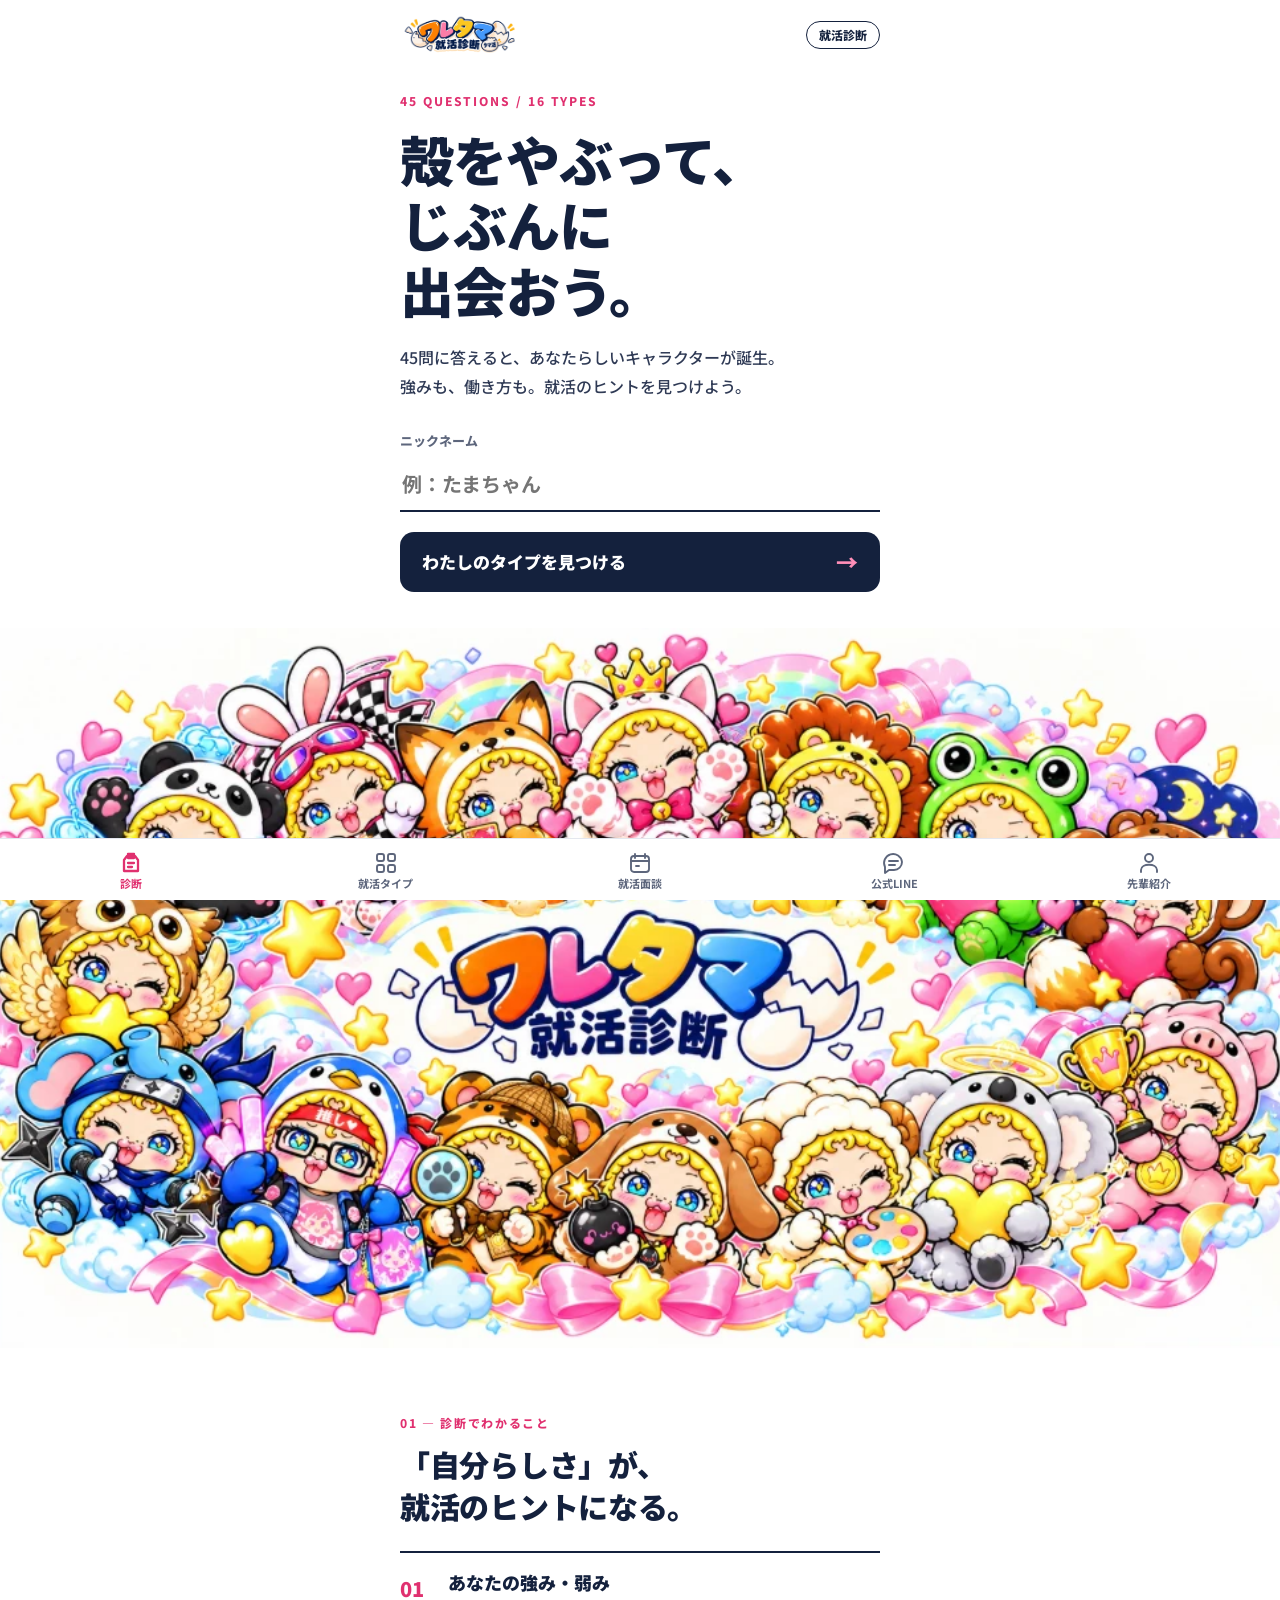
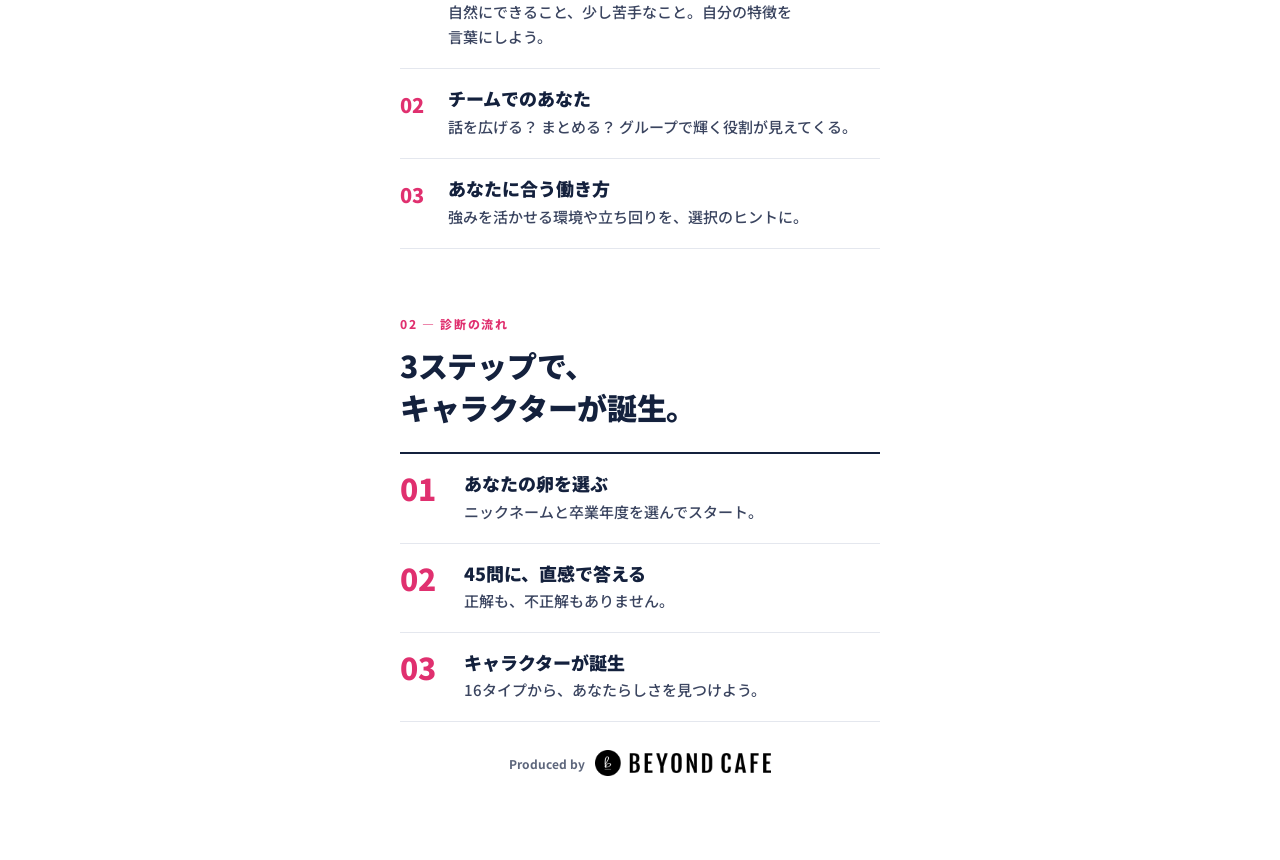
<file: proposals/c-top.html>
<!doctype html><html lang="ja"><head><meta charset="utf-8"><meta name="viewport" content="width=device-width,initial-scale=1,viewport-fit=cover"><title>タマ活 案C トップ</title>
<link rel="preconnect" href="https://fonts.googleapis.com"><link rel="preconnect" href="https://fonts.gstatic.com" crossorigin>
<link href="https://fonts.googleapis.com/css2?family=Noto+Sans+JP:wght@500;700;900&display=swap" rel="stylesheet">
<link rel="stylesheet" href="base.css"><link rel="stylesheet" href="c.css"></head><body class="c">
<header class="hd wrap"><img class="logo" src="../assets/waretama-brand-transparent.png" alt="ワレタマ 就活診断 タマ活" width="2111" height="745"><span class="tag">就活診断</span></header>
<main>
<section class="hero wrap">
 <p class="kick">45 QUESTIONS / 16 TYPES</p>
 <h1><span class="nb">殻をやぶって、</span><br><span class="nb">じぶんに</span><br><span class="nb">出会おう。</span></h1>
 <p class="lead"><span class="nb">45問に答えると、</span><span class="nb">あなたらしいキャラクターが誕生。</span><span class="nb">強みも、働き方も。</span><span class="nb">就活のヒントを見つけよう。</span></p>
 <form class="start" onsubmit="return false"><label for="nn">ニックネーム</label><input id="nn" placeholder="例：たまちゃん" autocomplete="nickname"><button class="cta" type="submit">わたしのタイプを見つける<span aria-hidden="true">→</span></button></form>
</section>
<figure class="hero-img"><img src="../assets/tamakatsu-hero.webp" width="996" height="560" alt="パンダ、うさぎ、ねこ、ライオンなどの着ぐるみを着たカラフルなキャラクターたちが集合しているイラスト" fetchpriority="high"></figure>
<section class="sec wrap"><p class="eyb">01 — 診断でわかること</p><h2>「自分らしさ」が、<br>就活のヒントになる。</h2>
 <ul class="list"><li><div><h3>あなたの強み・弱み</h3><p>自然にできること、少し苦手なこと。自分の特徴を言葉にしよう。</p></div></li>
 <li><div><h3>チームでのあなた</h3><p>話を広げる？ まとめる？ グループで輝く役割が見えてくる。</p></div></li>
 <li><div><h3>あなたに合う働き方</h3><p>強みを活かせる環境や立ち回りを、選択のヒントに。</p></div></li></ul></section>
<section class="sec wrap"><p class="eyb">02 — 診断の流れ</p><h2>3ステップで、<br>キャラクターが誕生。</h2>
 <ol class="steps"><li><b>01</b><div><h3>あなたの卵を選ぶ</h3><p>ニックネームと卒業年度を選んでスタート。</p></div></li><li><b>02</b><div><h3>45問に、直感で答える</h3><p>正解も、不正解もありません。</p></div></li><li><b>03</b><div><h3>キャラクターが誕生</h3><p>16タイプから、あなたらしさを見つけよう。</p></div></li></ol></section>
</main><footer class="producer"><span>Produced by</span><img src="../assets/beyond-cafe-official.png" alt="BEYOND CAFE" width="215" height="52"></footer><nav class="tabs" aria-label="メインメニュー"><a href="#" aria-current="page"><svg viewBox="0 0 24 24" aria-hidden="true"><path d="M8 5h8l3 4v11H5V9zM9 12h6M9 16h4M9 3h6v4H9z"/></svg>診断</a><a href="#"><svg viewBox="0 0 24 24" aria-hidden="true"><rect x="3" y="3" width="7" height="7" rx="2"/><rect x="14" y="3" width="7" height="7" rx="2"/><rect x="3" y="14" width="7" height="7" rx="2"/><rect x="14" y="14" width="7" height="7" rx="2"/></svg>就活タイプ</a><a href="#"><svg viewBox="0 0 24 24" aria-hidden="true"><rect x="3" y="5" width="18" height="16" rx="3"/><path d="M7 3v4M17 3v4M3 10h18M8 15h3"/></svg>就活面談</a><a href="#"><svg viewBox="0 0 24 24" aria-hidden="true"><path d="M20 11a8 8 0 0 1-8 8H7l-4 3v-6a9 9 0 1 1 17-5zM7 10h9M7 14h6"/></svg>公式LINE</a><a href="#"><svg viewBox="0 0 24 24" aria-hidden="true"><circle cx="12" cy="7" r="4"/><path d="M4 21v-2c0-7 16-7 16 0v2"/></svg>先輩紹介</a></nav><script src="p.js"></script></body></html>
</file>
<file: design.css>
:root{
  font-family:'Hiragino Kaku Gothic ProN','Noto Sans JP',Meiryo,system-ui,sans-serif;
  font-size:16px;color:#172e4c;background:#fff;
  --ink:#172e4c;--muted:#5b6b7e;--line:#dce3eb;--surface:#f5f7fa;
  --orange:#e47011;--blue:#2867a8;--year-accent:#e47011;
}
*{box-sizing:border-box}
body{margin:0;min-width:320px}
button,input{font:inherit;-webkit-tap-highlight-color:transparent}
button{cursor:pointer;color:inherit}
button:disabled{cursor:not-allowed;opacity:.45}
button:focus-visible,input:focus-visible{outline:3px solid #2867a8;outline-offset:4px}
h1,h2,p{overflow-wrap:anywhere}
h1,h2{letter-spacing:-.03em}
button,a,input{touch-action:manipulation}
.shell{max-width:1180px;margin:auto;padding:20px 40px 72px}
.top{display:flex;justify-content:space-between;align-items:center;gap:20px;min-height:66px;padding-bottom:16px;border-bottom:1px solid var(--line)}
.brand-logo{display:block;width:190px;height:auto}
.top small{font-size:.875rem;color:var(--muted)}
.eyebrow{font-size:.8125rem;letter-spacing:.08em;color:#b95b10;font-weight:700;line-height:1.5}
.cta,.secondary,.industry-jump{display:inline-flex;align-items:center;justify-content:center;min-height:48px;border-radius:8px;padding:13px 24px;font-weight:700;line-height:1.45;text-align:center}
.cta{background:var(--orange);border:1px solid var(--orange);color:white;box-shadow:none;transition:background .15s}
.cta:hover{background:#c55c09;border-color:#c55c09}
.secondary,.industry-jump{background:white;color:var(--ink);border:1px solid #b9c7d7}
.secondary:hover,.industry-jump:hover{background:#f1f5fa;border-color:#7089a7}
.back{background:none;border:0;color:var(--muted);font-size:.875rem;font-weight:600;min-height:44px;padding:10px 0}
.back:hover{color:var(--blue)}
.subnote,.setup-note{font-size:.8125rem;color:var(--muted);line-height:1.8}
.form-error,.field-error{color:#aa2b2b;font-size:.875rem;line-height:1.6;margin-top:8px}
.form-error:empty,.field-error:empty{display:none}
.sr-only{position:absolute!important;width:1px!important;height:1px!important;padding:0!important;margin:-1px!important;overflow:hidden!important;clip:rect(0,0,0,0)!important;white-space:nowrap!important;border:0!important}
.egg-sprite{width:210px;max-width:100%;aspect-ratio:1;background-image:none;background-size:400% 300%;background-position:var(--x,0%) var(--y,0%);background-repeat:no-repeat;flex-shrink:0}

/* The activity starts here, with the nickname field in the first view. */
.home-experience{display:grid;grid-template-columns:minmax(0,1.1fr) minmax(0,1fr);gap:44px;align-items:center;padding:58px 0 20px}
.home-intro h1{font-size:clamp(2.3rem,4.4vw,3.6rem);line-height:1.4;font-weight:750;margin:17px 0 22px}
.home-intro p{font-size:1rem;line-height:1.9;color:#52647a;margin:0 0 30px}
.home-form{max-width:440px}
.home-form label{display:block;font-size:.875rem;font-weight:700;margin-bottom:10px}
.home-form input,.field input{display:block;width:100%;min-height:52px;padding:14px 16px;border:1px solid #adbdcf;border-radius:8px;background:white;color:var(--ink)}
.home-form .cta{width:100%;margin-top:14px}
.home-form .subnote{text-align:center;margin:12px 0 0}
.home-topics{display:flex;gap:0;flex-wrap:wrap;list-style:none;padding:0;margin:28px 0 0;color:#607189;font-size:.8125rem;line-height:1.7}
.home-topics li+li{border-left:1px solid #d9e2ee;margin-left:12px;padding-left:12px}
.home-art{position:relative;height:420px;display:grid;place-items:center;background:#f4f7fb;border-radius:18px;overflow:hidden}
.home-art-main{position:relative;z-index:2;margin-top:-10px}
.home-art-main .egg-sprite{width:325px}
.home-art-small{position:absolute;z-index:1;top:110px}
.home-art-small .egg-sprite{width:175px}
.home-art-left{left:0}
.home-art-right{right:-5px;top:185px}
.home-art>p{position:absolute;bottom:23px;left:15px;right:15px;text-align:center;font-size:.8125rem;color:#62758e;margin:0}

/* Onboarding and forms share the same restrained control language. */
.onboarding{max-width:800px;margin:46px auto 0;text-align:center}
.onboarding h1{font-size:clamp(1.6rem,3vw,2.25rem);line-height:1.55;margin:14px 0}
.onboarding>p{font-size:1rem;color:var(--muted);line-height:1.8}
.year-grid{display:grid;grid-template-columns:repeat(3,minmax(0,1fr));gap:16px;border:0;padding:0;margin:30px 0 24px}
.year-card{position:relative;cursor:pointer;border:1px solid #cfd9e5;border-radius:12px;display:flex;align-items:center;flex-direction:column;padding:16px 8px 22px;background:white}
.year-card input{position:absolute;inset:0;width:100%;height:100%;opacity:0;cursor:pointer;margin:0}
.year-card:has(input:checked){border:2px solid var(--year-color);padding:15px 7px 21px;background:var(--year-bg)}
.year-card:has(input:focus-visible){outline:3px solid var(--blue);outline-offset:4px}
.year-card .egg-sprite{width:175px}
.year-card strong{font-size:1.35rem;color:var(--year-color);margin-top:4px}
.year-card small{font-size:.8125rem;color:var(--muted);margin-top:5px}
.onboarding .back{display:block;margin:14px auto 0}
.setup-note{margin:12px auto 0;max-width:540px}
.contact-view{max-width:620px;margin:40px auto 0}
.contact-heading{display:flex;justify-content:space-between;align-items:center;gap:24px}
.contact-heading h1{font-size:clamp(1.75rem,3vw,2.5rem);line-height:1.45;margin:12px 0}
.contact-heading p{color:var(--muted);font-size:1rem;line-height:1.8}
.contact-heading .egg-sprite{width:140px}
.prototype-note{font-size:.8125rem;line-height:1.8;background:#f5f7fa;color:#586b82;padding:14px 16px;border-left:3px solid #b8c6d9;margin:20px 0 28px}
.field{margin:24px 0}
.field label,.gender-field legend{display:block;font-size:.875rem;font-weight:700;margin-bottom:10px}
.field small,.gender-field small{display:block;font-size:.8125rem;line-height:1.8;color:var(--muted);margin-top:8px}
.field input[aria-invalid="true"]{border-color:#aa2b2b}
.required,.optional{display:inline-block;margin-left:7px;font-size:.75rem;padding:2px 6px;border-radius:4px;vertical-align:middle;font-weight:500}
.required{color:#a44e0a;background:#fff0e2}.optional{color:#5d6f83;background:#eef2f6}
.gender-field{padding:0;margin:24px 0;border:0;min-width:0}
.gender-options{display:grid;grid-template-columns:1fr 1fr;gap:12px}
.gender-option{min-height:52px;border:1px solid #adbdcf;border-radius:8px;display:flex;align-items:center;justify-content:center;gap:10px;font-size:.875rem;cursor:pointer}
.gender-option input{accent-color:var(--orange);width:18px;height:18px}
.gender-option:has(input:checked){background:#fff6ed;border-color:#e47011}
.contact-submit{width:100%;margin-top:7px}
.contact-view .back{display:block;margin:12px auto}
.hatch-view{max-width:620px;text-align:center;margin:44px auto 0}
.hatch-view h1{font-size:clamp(1.8rem,3vw,2.5rem);line-height:1.5;margin:14px 0}
.hatch-view p{font-size:1rem;line-height:1.9;color:var(--muted)}
.hatch-view .egg-sprite{width:285px;margin:18px auto}
.hatch-view .back{display:block;margin:12px auto 0}
.hatching{animation:hatch-light .8s ease-out}
@keyframes hatch-light{50%{opacity:.55}100%{opacity:1}}

/* Four readable questions per typical mobile view; all sixty remain in one document. */
body:has(.quiz) .top{display:none}
body:has(.quiz) .shell{padding:8px 20px 90px}
.quiz{max-width:880px;margin:auto}
.quiz-sticky{position:sticky;top:0;z-index:20;display:flex;align-items:center;gap:10px;min-height:60px;padding:5px 4px;border-bottom:1px solid var(--line);background:#fff}
.quiz-sticky .quiz-egg{width:48px}
.quiz-sticky-copy{flex:1;min-width:0;display:grid;gap:2px}
.quiz-step{font-size:.75rem;color:var(--muted);white-space:nowrap;overflow:hidden;text-overflow:ellipsis}
.quiz-sticky-copy strong{font-size:.875rem;line-height:1.3;font-weight:600}
.quiz-meter{display:flex;align-items:center;gap:10px;font-size:.75rem;color:var(--muted)}
.progress{height:4px;background:#e7edf4;border-radius:8px;overflow:hidden;flex:1}
.progress>div{height:100%;background:var(--blue);transition:width .15s}
.quiz-page-mark{font-size:1.25rem;font-weight:700;color:#334e70;white-space:nowrap}
.quiz-page-mark small{font-size:.75rem;font-weight:500;margin-left:2px}
.quiz-instruction{font-size:.875rem;line-height:1.5;color:var(--muted);margin:10px 2px}
.quiz-instruction span{font-size:.75rem;margin-left:16px}
.quiz-question-list{border:1px solid var(--line);border-radius:10px;overflow:hidden}
.quiz-question{min-height:max(132px,calc((100svh - 166px)/4));padding:8px 22px;display:flex;flex-direction:column;justify-content:center;border-bottom:1px solid var(--line);scroll-margin-top:70px}
.quiz-question:nth-child(4n){border-bottom:2px solid #c4d2e3}
.quiz-question:last-child{border-bottom:0}
.quiz-question.is-answered{background:#fffdf6}
.quiz-question.is-locked{background:#f8fafc}
.quiz-question.is-locked h2{color:#66778c}
.quiz-question.is-locked .scale{opacity:.55}
.quiz-question.is-locked .option,.quiz-question.is-locked input{cursor:not-allowed}
.quiz-question-meta{display:flex;align-items:center;gap:7px;font-size:.75rem;line-height:1.25;color:#6c7e94}
.quiz-question-number{font-weight:700;color:#2b4e78;padding:2px 6px;background:#edf2f8;border-radius:3px}
.quiz-question-state{margin-left:auto;color:#667a91}
.quiz-question h2{font-size:1rem;line-height:1.35;margin:5px 0 3px;letter-spacing:0}
.scale{padding:0;margin:0;border:0;min-width:0}
.quiz-answers{display:grid;grid-template-columns:90px minmax(0,1fr) 110px;gap:12px;align-items:center}
.agree{color:#8a6300}.disagree{color:#2868a9;text-align:right}
.quiz-answers>.agree,.quiz-answers>.disagree{font-size:.875rem;font-weight:600;white-space:nowrap}
.scale-options{display:flex;align-items:center;justify-content:space-between;gap:3px}
.option{position:relative;display:grid;place-items:center;min-height:44px;min-width:0;flex:1;cursor:pointer}
.option input{position:absolute;inset:0;opacity:0;width:100%;height:100%;margin:0;cursor:pointer}
.circle{display:grid;place-items:center;width:min(100%,var(--size));aspect-ratio:1;border:2px solid var(--tone);border-radius:50%;background:white;color:transparent;font-size:.875rem;font-weight:700}
.option input:checked+.circle{background:var(--tone);color:var(--check)}
.option input:focus-visible+.circle{outline:3px solid var(--ink);outline-offset:3px}
.option:hover .circle{background:color-mix(in srgb,var(--tone) 15%,white)}
.option input:checked+.circle{background:var(--tone)}
.selection-label,.quiz-lock-note{position:absolute!important;width:1px;height:1px;overflow:hidden;clip:rect(0,0,0,0);margin:0;padding:0}
.quiz-page-nav{position:fixed;inset:auto 0 0;z-index:25;display:flex;justify-content:space-between;gap:12px;max-width:920px;margin:auto;padding:8px 20px calc(8px + env(safe-area-inset-bottom,0px));border-top:1px solid var(--line);background:#fff}
.quiz-page-nav .back{padding:10px 12px;font-size:.875rem}
.quiz-page-nav .cta{background:var(--blue);border-color:var(--blue);min-height:44px;font-size:.875rem;padding:10px 18px}
.quiz-page-nav .cta:hover{background:#1e5389;border-color:#1e5389}

/* Results read as a report, with a summary and a quiet section index. */
body:has(.result) .top{display:none}
body:has(.result) .shell{padding-top:calc(88px + env(safe-area-inset-top,0px))}
.result{max-width:1100px;margin:auto;padding-bottom:90px}
.result-toolbar{position:fixed;inset:0 0 auto;z-index:45;background:white;border-bottom:1px solid var(--line);padding-top:env(safe-area-inset-top,0px)}
.result-toolbar-inner{max-width:1100px;min-height:65px;margin:auto;padding:8px 24px;display:flex;align-items:center;justify-content:space-between;gap:18px}
.result-toolbar .brand-logo{width:145px}
.result-toolbar-actions{display:flex;gap:8px}
.result-toolbar button{display:flex;align-items:center;justify-content:center;gap:8px;min-height:44px;padding:10px 16px;border:1px solid #ccd8e5;border-radius:8px;background:white;font-size:.875rem;font-weight:600}
.result-toolbar button:hover{background:#f4f7fb}
.result-toolbar svg{width:18px;height:18px;fill:none;stroke:currentColor;stroke-width:1.8;stroke-linecap:round;stroke-linejoin:round}
.result-action-status:empty{display:none}
.result-action-status{position:absolute;top:100%;right:20px;max-width:calc(100% - 40px);padding:10px 14px;margin:8px 0 0;background:#edf4fc;color:#245283;border:1px solid #d3e2f4;border-radius:8px;font-size:.875rem;line-height:1.6}
.result-hero{display:grid;grid-template-columns:minmax(0,1.3fr) minmax(0,1fr);align-items:center;gap:24px;padding:30px 40px;background:var(--result-tint);border-radius:14px;border-top:4px solid var(--result-accent)}
.result-title .eyebrow{color:var(--result-accent);font-size:.8125rem;font-weight:700}
.nickname-title{font-size:.875rem;color:#586b83;margin:14px 0 8px}
.character-name{font-size:clamp(2rem,3.9vw,3.1rem);line-height:1.4;margin:8px 0 12px;letter-spacing:-.04em;font-weight:750}
.code{display:inline-block;font-size:1rem;letter-spacing:.12em;font-weight:700;padding:6px 12px;border-radius:5px;color:var(--result-accent);background:#fff}
.type-kicker{display:flex;gap:8px;flex-wrap:wrap;margin-top:16px}
.type-kicker span{font-size:.8125rem;color:#415b78;border:1px solid #ffffff;background:#ffffff70;border-radius:4px;padding:4px 9px}
.character-intro{font-size:1rem;line-height:1.9;color:#395471;max-width:420px;margin:18px 0 0}
.character-stage{display:flex;flex-direction:column;align-items:center;justify-content:center;min-width:0;margin:auto;width:100%}
.character-window{position:relative;width:min(100%,320px);aspect-ratio:1;overflow:hidden}
.character-window img{position:absolute;width:400%;height:auto;max-width:none;display:block;left:var(--sprite-left);top:var(--sprite-top);user-select:none;pointer-events:none}
.character-stage-caption{font-size:.75rem;letter-spacing:.06em;color:#62758c;margin-top:3px}
.result-overview{display:grid;grid-template-columns:repeat(3,minmax(0,1fr));gap:0;margin:30px 0 24px;padding:4px 0}
.result-overview>div{padding:0 22px;border-left:1px solid #d9e2ed}
.result-overview>div:first-child{padding-left:0;border-left:0}
.result-overview>div:last-child{padding-right:0}
.result-overview dt{font-size:.875rem;font-weight:700;margin-bottom:10px;color:#ad5915}
.result-overview dd{font-size:1rem;line-height:1.9;margin:0;color:#425871}
.result-lead{font-size:1rem;line-height:1.9;color:#4a6079;max-width:900px;margin:26px 0}
.result-shortcut{display:flex;justify-content:space-between;align-items:center;gap:20px;margin:24px 0 36px;padding:18px 22px;background:#f2f6fb;border-radius:8px}
.result-shortcut p{color:#4f657e;font-size:.875rem;margin:0}
.industry-jump{font-size:.875rem;color:#245c98;min-height:44px;padding:11px 16px;background:white;border-color:#b8cce3}
.result-reading-layout{display:grid;grid-template-columns:200px minmax(0,1fr);gap:36px;align-items:start}
.result-index{position:sticky;top:calc(90px + env(safe-area-inset-top,0px));align-self:start;max-height:calc(100svh - 190px);overflow:auto}
.result-index>p{font-size:.75rem;color:#667c95;margin:0 0 10px;letter-spacing:.07em;font-weight:700}
.result-index-list{display:flex;flex-direction:column;border-left:1px solid var(--line)}
.result-index button{display:flex;align-items:center;gap:9px;background:none;border:0;border-left:2px solid transparent;padding:12px 10px 12px 14px;margin-left:-1px;text-align:left;font-size:.875rem;line-height:1.5;color:#597089;min-height:44px}
.result-index button span{font-size:.75rem;color:#8696aa;font-variant-numeric:tabular-nums}
.result-index button:hover,.result-index button[aria-current]{border-left-color:var(--blue);color:#225b98;background:#f4f7fb}
.result-reading-content{min-width:0}
.trait-section,.guidance-section{scroll-margin-top:calc(90px + env(safe-area-inset-top,0px))}
.trait-section{border:1px solid var(--line);border-radius:10px;padding:22px;margin-bottom:34px}
.trait-heading{display:flex;align-items:end;justify-content:space-between;gap:20px;margin-bottom:20px}
.trait-heading h2{font-size:1.35rem;line-height:1.5;margin:4px 0 0}
.trait-heading .eyebrow{color:#678097;font-size:.75rem;letter-spacing:.07em}
.trait-heading p{font-size:.8125rem;line-height:1.8;color:var(--muted);max-width:255px;margin:0}
.trait-layout{display:grid;grid-template-columns:minmax(0,1fr) minmax(0,1fr);gap:16px}
.trait-rows{display:grid;gap:4px;align-content:start}
.trait-row{display:block;width:100%;text-align:left;background:white;border:1px solid transparent;border-radius:7px;padding:12px;color:var(--ink)}
.trait-row:hover,.trait-row.active,.trait-row:focus-visible{background:#f5f8fc;border-color:#d5dfed}
.trait-row-heading,.trait-ends{display:flex;justify-content:space-between;align-items:center;gap:8px}
.trait-row-heading{font-size:.875rem;font-weight:600}
.trait-row-heading strong{font-size:.875rem;color:var(--trait-color)}
.trait-track{display:block;position:relative;height:7px;margin:13px 6px 10px;background:color-mix(in srgb,var(--trait-color) 70%,white);border-radius:8px}
.trait-center{position:absolute;inset:-2px auto -2px 50%;width:1px;background:#fff}
.trait-marker{position:absolute;top:50%;width:16px;height:16px;transform:translate(-50%,-50%);background:var(--trait-color);border:2px solid white;border-radius:50%;box-shadow:0 1px 5px #102b4d30}
.trait-ends{font-size:.75rem;color:#6d8197}
.trait-detail{display:flex;flex-direction:column;border-radius:7px;background:#f5f7fa;padding:20px;border-top:3px solid var(--trait-color);min-height:100%}
.trait-detail-kicker{font-size:.75rem;color:#6a7f96}
.trait-detail>strong{font-size:1.15rem;line-height:1.6;margin:8px 0 12px;color:var(--trait-color)}
.trait-detail>p{font-size:1rem;line-height:1.9;color:#455d77;margin:0}
.trait-tip{display:grid;gap:6px;margin-top:18px;padding-top:15px;border-top:1px solid #dde5ee;font-size:.875rem;line-height:1.9;color:#526b86}
.trait-tip b{color:#2f4b6e}
.trait-note{font-size:.75rem;color:#6a7d94;line-height:1.8;margin:18px 0 0}
.guidance-section{padding:30px 0 16px;border-top:1px solid var(--line)}
.guidance-heading{display:flex;align-items:baseline;gap:12px;font-size:clamp(1.2rem,2vw,1.45rem);line-height:1.65;color:#172e4c;margin:0 0 24px}
.guidance-number{font-size:.875rem;letter-spacing:.06em;font-weight:600;color:#c06820;flex:none;font-variant-numeric:tabular-nums}
.guidance-heading:focus,.trait-heading h2:focus{outline:2px solid #2867a8;outline-offset:6px;border-radius:3px}
.guidance-section dl{margin:0}
.guidance-row{display:grid;grid-template-columns:minmax(0,1fr);gap:10px;padding:20px 0;border-top:1px solid #ecf0f5}
.guidance-row:first-child{border-top:0;padding-top:0}
.guidance-row dt{font-size:.9375rem;font-weight:700;line-height:1.7;color:#294c74}
.guidance-row dd{font-size:1rem;line-height:2;margin:0;min-width:0;color:#4b6078;overflow-wrap:anywhere;max-width:46em}
.guidance-row p{margin:0}
.guidance-row ul{margin:0;padding-left:1.3em}
.guidance-row p+ul{margin-top:10px}
.guidance-row li+li{margin-top:12px}
.guidance-row li::marker{color:#9eaec1}
.guidance-row li strong{display:block;font-size:1rem;font-weight:700;color:#2c4b6e;margin-bottom:3px}
.industry-guidance{padding:28px 24px 12px;margin-top:18px;background:#f5f8fc;border-top:3px solid var(--blue);border-radius:0 0 8px 8px}
.result-caveat{max-width:860px;margin:28px 0 20px;padding-top:20px;border-top:1px solid var(--line)}
.advisor-next{padding:26px 28px;border-left:3px solid #2b67a7;background:#f2f6fb;margin:24px 0}
.advisor-next h2{font-size:1.3rem;line-height:1.6;margin:0 0 10px}
.advisor-next p{font-size:1rem;line-height:1.9;color:#526981;margin:0}
.advisor-next small{display:block;font-size:.8125rem;color:#677e96;margin-top:12px}
.actions{display:flex;gap:10px;flex-wrap:wrap;margin:22px 0 0}
.actions .secondary{font-size:.875rem;padding:11px 16px}
.result-next-fixed{position:fixed;right:calc(24px + env(safe-area-inset-right,0px));bottom:calc(24px + env(safe-area-inset-bottom,0px));z-index:40}
.result-next-fixed .cta{background:var(--blue);border-color:var(--blue);min-width:160px;box-shadow:0 5px 20px #193b6325}
.result-next-fixed .cta:hover{background:#1d5188;border-color:#1d5188}
html:has(.result){scroll-padding-bottom:100px}

/* Advisor views preserve their sample content and use the same typography. */
.advisors-view{max-width:900px;margin:42px auto 0}
.advisors-view h1{font-size:clamp(1.8rem,3vw,2.5rem);line-height:1.5;margin:14px 0}
.advisor-intro{font-size:1rem;line-height:1.9;color:var(--muted)}
.advisor-list{display:grid;gap:14px}
.advisor-card{display:flex;align-items:center;gap:22px;padding:24px;border:1px solid var(--line);border-radius:10px;background:white;text-align:left}
.advisor-card:hover{border-color:#839cbc;background:#fafcff}
.advisor-avatar{display:grid;place-items:center;flex:none;width:70px;height:70px;border-radius:8px;background:#eaf0f7;color:#557295;font-size:1.7rem;font-weight:600}
.advisor-card-body{display:flex;flex-direction:column;gap:7px;flex:1;min-width:0}
.sample-label{font-size:.75rem;color:#78899d}
.advisor-card strong{font-size:1.15rem;font-weight:700}
.advisor-theme{font-size:.9375rem;line-height:1.8}
.tags{display:flex;flex-wrap:wrap;gap:6px;margin-top:4px}
.tags span{font-size:.8125rem;background:#f2f5f9;padding:5px 9px;border-radius:4px;color:#5a7089}
.profile-link{font-size:.875rem;color:#ad5a18;font-weight:600}
.profile-view{max-width:760px;margin:26px auto 0}
.profile-head{display:flex;align-items:center;gap:24px;margin:25px 0}
.profile-head .advisor-avatar{width:96px;height:96px;font-size:2.2rem}
.profile-head h1{font-size:2rem;line-height:1.5;margin:8px 0}
.profile-head p{font-size:.875rem;line-height:1.8;color:var(--muted);margin:0}
.profile-theme{font-size:1.4rem;line-height:1.8;margin:24px 0 14px}
.profile-intro{font-size:1rem;line-height:1.9;color:var(--muted)}
.profile-view .tags{margin:22px 0 30px}
.section{padding:24px 0;border-top:1px solid var(--line)}
.section h2{font-size:1.125rem;margin:0 0 12px;line-height:1.7}
.section p,.section ul{font-size:1rem;color:#526982;line-height:1.9;margin:0}
.section ul{padding-left:1.3em}

@media(max-width:960px){
  .shell{padding-left:28px;padding-right:28px}
  .home-experience{gap:24px}.home-art{height:360px}.home-art-main .egg-sprite{width:270px}.home-art-small .egg-sprite{width:145px}
  .result-reading-layout{grid-template-columns:165px minmax(0,1fr);gap:24px}
  .result-hero{padding:28px;gap:20px}.character-window{width:min(100%,285px)}
  .trait-layout{grid-template-columns:1fr}.trait-detail{min-height:0}.trait-heading{display:block}.trait-heading p{max-width:none;margin-top:9px}
}
@media(max-width:700px){
  .shell{padding:14px 20px 48px}.top{min-height:58px;padding-bottom:12px}.brand-logo{width:155px}.top small{display:none}
  .home-experience{grid-template-columns:1fr;padding:32px 0 0;gap:28px}.home-intro h1{font-size:clamp(2rem,8vw,2.6rem);margin:12px 0 16px}.home-intro p{font-size:1rem;margin-bottom:24px}.desktop-break{display:none}
  .home-form{max-width:none}.home-topics{margin-top:22px;font-size:.75rem}.home-topics li+li{margin-left:8px;padding-left:8px}
  .home-art{height:270px;border-radius:12px}.home-art-main .egg-sprite{width:225px}.home-art-small{top:65px}.home-art-small .egg-sprite{width:125px}.home-art-left{left:8px}.home-art-right{top:108px;right:0}.home-art>p{bottom:16px;font-size:.75rem}
  .onboarding{margin-top:30px}.year-grid{gap:8px;margin-top:25px}.year-card{padding:12px 3px 17px;border-radius:8px}.year-card:has(input:checked){padding:11px 2px 16px}.year-card .egg-sprite{width:100%}.year-card strong{font-size:1.1rem}.year-card small{font-size:.75rem}.onboarding .cta{width:100%}
  .contact-view{margin-top:28px}.contact-heading{gap:8px}.contact-heading h1{font-size:1.8rem}.contact-heading .egg-sprite{width:95px}.contact-heading p{font-size:.875rem}.hatch-view{margin-top:30px}.hatch-view .egg-sprite{width:245px}
  body:has(.quiz) .shell{padding:6px 12px 82px}.quiz-sticky{min-height:60px;gap:6px}.quiz-sticky .quiz-egg{width:42px}.quiz-sticky-copy strong{font-size:.8125rem}.quiz-step,.quiz-meter{font-size:.75rem}.quiz-page-mark{font-size:1rem}.quiz-page-mark small{font-size:.75rem}
  .quiz-instruction{font-size:.75rem;margin:7px 2px}.quiz-instruction span{display:none}.quiz-question{padding:6px 10px;min-height:max(132px,calc((100svh - 153px)/4));scroll-margin-top:68px}.quiz-question h2{font-size:1rem;line-height:1.3;margin:4px 0 2px}.quiz-question-meta{font-size:.75rem}
  .quiz-answers{grid-template-columns:1fr 1fr;gap:0;grid-template-areas:'choices choices' 'agree disagree'}.scale-options{grid-area:choices}.quiz-answers>.agree{grid-area:agree}.quiz-answers>.disagree{grid-area:disagree}.quiz-answers>.agree,.quiz-answers>.disagree{font-size:.875rem;line-height:1.25}.quiz-page-nav{padding:6px 12px calc(6px + env(safe-area-inset-bottom,0px))}.quiz-page-nav .back,.quiz-page-nav .cta{font-size:.8125rem;padding:8px 12px}
  body:has(.result) .shell{padding:calc(78px + env(safe-area-inset-top,0px)) 16px 48px}.result-toolbar-inner{min-height:60px;padding:7px 16px}.result-toolbar .brand-logo{width:125px}.result-toolbar button{font-size:.8125rem;padding:8px 12px}
  .result-hero{grid-template-columns:1fr;gap:8px;text-align:center;padding:25px 20px 16px;border-radius:10px}.nickname-title{font-size:.875rem;margin-top:12px}.character-name{font-size:clamp(1.9rem,7.5vw,2.6rem);margin:8px 0 12px}.character-intro{font-size:1rem;max-width:340px;margin:16px auto 0}.type-kicker{justify-content:center;gap:5px}.type-kicker span{font-size:.75rem;padding:4px 8px}.character-window{width:min(100%,260px)}.character-stage-caption{margin-top:-4px}
  .result-overview{grid-template-columns:1fr;margin:22px 0}.result-overview>div,.result-overview>div:first-child,.result-overview>div:last-child{padding:14px 0;border-left:0;border-bottom:1px solid #e6ebf1}.result-overview>div:first-child{padding-top:0}.result-overview>div:last-child{border-bottom:0;padding-bottom:0}.result-overview dt{margin-bottom:7px}.result-overview dd{font-size:1rem}.result-lead{font-size:1rem;line-height:1.9;margin:22px 0}
  .result-shortcut{flex-direction:column;align-items:stretch;gap:10px;padding:16px;margin:22px 0 26px}.industry-jump{width:100%}
  .result-reading-layout{display:block}.result-index{top:calc(60px + env(safe-area-inset-top,0px));z-index:30;margin:0 -16px 22px;padding:8px 16px;background:white;border-bottom:1px solid var(--line);max-height:none;overflow:visible}.result-index>p{display:none}.result-index-list{flex-direction:row;gap:7px;border:0;overflow-x:auto;padding:2px 2px 5px;scrollbar-width:thin;overscroll-behavior-x:contain}.result-index button{flex:none;white-space:nowrap;gap:6px;margin:0;padding:9px 12px;min-height:44px;border:1px solid #d7e1ed;border-radius:6px;font-size:.8125rem}.result-index button:hover,.result-index button[aria-current]{background:#edf4fc;border-color:#8fb1d7}
  .trait-section,.guidance-section{scroll-margin-top:calc(138px + env(safe-area-inset-top,0px))}.trait-section{padding:20px 14px;margin-bottom:24px}.trait-heading h2{font-size:1.3rem}.trait-layout{gap:14px}.trait-row{padding:12px}.trait-detail{padding:18px}.trait-detail>p{font-size:1rem}.trait-heading p{font-size:.875rem}
  .guidance-section{padding:24px 0 12px}.guidance-heading{font-size:1.25rem;gap:10px;margin-bottom:20px}.guidance-row{padding:18px 0;gap:8px}.guidance-row dt{font-size:.9375rem}.guidance-row dd{font-size:1rem;line-height:1.95}.industry-guidance{padding:22px 16px 8px}.advisor-next{padding:22px 20px}.advisor-next h2{font-size:1.2rem}.actions{gap:8px}.actions .secondary{font-size:.8125rem;padding:10px 12px}
  .result-next-fixed{right:calc(16px + env(safe-area-inset-right,0px));bottom:calc(16px + env(safe-area-inset-bottom,0px))}.result-next-fixed .cta{min-width:138px;min-height:48px}
  .advisors-view{margin-top:30px}.advisor-card{display:grid;grid-template-columns:56px minmax(0,1fr);gap:15px;padding:20px 16px}.advisor-avatar{width:56px;height:56px;font-size:1.5rem}.profile-link{grid-column:2;font-size:.8125rem}.advisor-card strong{font-size:1.1rem}.profile-head{gap:16px}.profile-head .advisor-avatar{width:72px;height:72px;font-size:1.8rem}.profile-head h1{font-size:1.7rem}.profile-theme{font-size:1.2rem}
}
@media(prefers-reduced-motion:reduce){*,*::before,*::after{animation:none!important;transition:none!important;scroll-behavior:auto!important}}
</file>
<file: pop.css>
/* タマ活 UI：生成り地・黒文字・黄色アクセント・オレンジの開始ボタン
   方針：強弱をつける
   ・極太の装飾書体は h1 のみ（本文・ラベルは Noto Sans JP）
   ・黄色マーカーはトップ見出しの1フレーズだけ
   ・硬い影は主CTAだけ。カードは細い罫線で静かに
   ・モバイルファースト（基準は幅390px、左右余白20px） */
:root{
  --ink:#1b1b1b;--muted:#5f5b50;--line:#ddd8c9;--surface:#fff;
  --bg:#f5f3ec;--cream:#fffbea;--yellow:#ffd23f;--yellow-soft:#fff0b3;
  --orange:#d9661b;--orange-dark:#bf560f;--blue:#3f63d8;
  --display:'Dela Gothic One','Noto Sans JP','Hiragino Sans',sans-serif;
  --gutter:20px;
  font-family:'Noto Sans JP','Hiragino Sans','Hiragino Kaku Gothic ProN',sans-serif;
  color:var(--ink);background:var(--bg);
}
html{-webkit-text-size-adjust:100%;text-size-adjust:100%}
body{background:var(--bg);color:var(--ink);font-weight:500;line-height:1.8;-webkit-tap-highlight-color:transparent}
h1,h2,p{overflow-wrap:anywhere}
h1{font-family:var(--display);font-weight:400;letter-spacing:0;line-height:1.4}
h2{font-family:'Noto Sans JP',sans-serif;font-weight:900;letter-spacing:0}
input,button{font-size:16px}
button:focus-visible,input:focus-visible,a:focus-visible{outline:3px solid var(--blue);outline-offset:3px}
.hl{background:linear-gradient(transparent 62%,var(--yellow) 62%);-webkit-box-decoration-break:clone;box-decoration-break:clone;padding:0 .08em}

/* ---------- 共通：ヘッダー・ラベル・ボタン ---------- */
.shell{max-width:1120px;padding:12px var(--gutter) calc(48px + env(safe-area-inset-bottom,0px))}
.top{min-height:60px;padding-bottom:12px;border-bottom:2px dotted #cfc9b8}
.brand-logo{width:150px;background:#fff;border:2px solid var(--ink);border-radius:12px;padding:2px 8px}
.top small{display:none}
.eyebrow{display:inline-block;width:fit-content;background:var(--ink);color:#fff;border-radius:999px;padding:5px 14px;font-size:.75rem;font-weight:700;letter-spacing:.06em;line-height:1.5}

.cta,.secondary,.industry-jump{display:inline-flex;align-items:center;justify-content:center;gap:8px;min-height:56px;padding:12px 28px;border-radius:999px;font-weight:900;font-size:1rem;line-height:1.4;text-align:center;transition:transform .12s,box-shadow .12s,background .12s}
.cta{background:var(--orange);color:#fff;border:3px solid var(--ink);box-shadow:4px 4px 0 var(--ink)}
.cta::after{content:"→"}
.cta:hover{background:var(--orange);border-color:var(--ink);transform:translate(-1px,-1px);box-shadow:5px 5px 0 var(--ink)}
.cta:active{transform:translate(3px,3px);box-shadow:0 0 0 var(--ink)}
.secondary,.industry-jump{background:#fff;color:var(--ink);border:2px solid var(--ink);box-shadow:none;min-height:48px;font-size:.9375rem}
.secondary:hover,.industry-jump:hover{background:var(--yellow-soft);border-color:var(--ink)}
.back{background:none;border:0;color:var(--muted);font-weight:700;font-size:.9375rem;min-height:48px;padding:10px 4px;text-decoration:underline;text-underline-offset:4px;text-decoration-thickness:1.5px}
.back:hover{color:var(--ink)}
button:disabled{opacity:.4;box-shadow:none;transform:none}
.subnote,.setup-note{font-size:.8125rem;color:var(--muted);line-height:1.7}
.form-error,.field-error{color:#c22a24;font-weight:700;font-size:.875rem}

/* 入力欄 */
.home-form input,.field input{display:block;width:100%;min-height:56px;padding:12px 16px;border:2px solid var(--ink);border-radius:14px;background:#fff;color:var(--ink);font-weight:500}
.home-form input::placeholder,.field input::placeholder{color:#9a9588}
.home-form input:focus,.field input:focus{outline:3px solid var(--blue);outline-offset:2px}
.field input[aria-invalid="true"]{border-color:#c22a24}

/* ---------- 卵（背景透過の画像、縦横比を保つ） ---------- */
.egg-sprite{position:relative;display:block;width:auto;max-width:none;aspect-ratio:823/1048;background:none;flex-shrink:0}
.egg-sprite img{display:block;width:100%;height:100%;user-select:none;-webkit-user-drag:none;pointer-events:none}
.egg-sprite .egg-crack{position:absolute;inset:0}
.egg-stage-1 .egg-crack{clip-path:inset(0 0 62% 0)}
.egg-stage-2 .egg-crack{clip-path:inset(0 0 28% 0)}
.egg-stage-3 .egg-base,.egg-fixed-cracked .egg-base{filter:drop-shadow(0 0 12px rgba(255,200,60,.55))}

/* ---------- トップ ---------- */
.home-experience{display:grid;grid-template-columns:minmax(0,1fr);grid-template-areas:"eyebrow" "h1" "art" "p" "form" "topics";gap:0;padding:20px 0 8px}
.home-content,.home-intro{display:contents}
.home-experience .eyebrow{grid-area:eyebrow}
.home-intro h1{grid-area:h1;margin:12px 0 0;font-size:clamp(1.9rem,8.6vw,2.5rem)}
.home-intro p{grid-area:p;margin:8px 0 22px;font-size:1rem;line-height:1.85}
.home-art{grid-area:art;position:relative;display:flex;flex-wrap:wrap;justify-content:center;align-items:flex-end;width:100%;max-width:340px;margin:14px auto 8px;padding:0;background:none;border:0;border-radius:0;overflow:visible}
.home-art::before{content:"";position:absolute;left:50%;top:40%;width:84%;aspect-ratio:1;transform:translate(-50%,-50%);background:radial-gradient(circle,rgba(255,210,63,.5),rgba(255,210,63,0) 68%);pointer-events:none}
.home-egg{position:relative;width:31%;height:auto}
.home-egg .egg-sprite{width:100%;height:auto}
.home-egg-blue{width:44%;z-index:2;margin:0 -6%}
.home-egg img{filter:drop-shadow(0 8px 10px rgba(27,27,27,.14))}
.home-egg .egg-fixed-cracked img{filter:drop-shadow(0 0 12px rgba(255,200,60,.5)) drop-shadow(0 8px 10px rgba(27,27,27,.14))}
.home-art>p{position:static;flex:0 0 100%;margin:12px 0 0;text-align:center;font-size:.8125rem;font-weight:700;color:var(--muted);line-height:1.6}
.home-form{grid-area:form;max-width:none;padding:0;margin:0;background:none;border:0;box-shadow:none}
.home-form label{display:block;margin-bottom:8px;font-size:.9375rem;font-weight:900}
.home-form .cta{width:100%;margin-top:14px}
.home-form .subnote{text-align:center;margin:10px 0 0}
.home-topics{grid-area:topics;list-style:none;display:flex;flex-direction:column;gap:6px;margin:22px 0 0;padding:16px 0 0;border-top:2px dotted #cfc9b8;font-size:.9375rem;color:var(--ink)}
.home-topics li{display:flex;align-items:center;gap:10px;margin:0;padding:0;border:0;background:none;font-weight:500;line-height:1.6}
.home-topics li::before{content:"";flex:none;width:8px;height:8px;border-radius:50%;background:var(--orange)}
.home-topics li+li{border:0;margin:0;padding:0}

/* ---------- 卒業年度 ---------- */
.onboarding{max-width:760px;margin:28px auto 0;text-align:center}
.onboarding h1{font-size:clamp(1.5rem,6.4vw,2.1rem);margin:14px 0 8px}
.onboarding>p{color:var(--muted);font-size:1rem;margin:0}
.year-grid{display:grid;grid-template-columns:repeat(3,minmax(0,1fr));gap:10px;border:0;padding:0;margin:24px 0 20px}
.year-card{position:relative;display:flex;flex-direction:column;align-items:center;gap:4px;padding:14px 6px 14px;cursor:pointer;background:#fff;border:2px solid var(--line);border-radius:16px;transition:border-color .12s,background .12s}
.year-card input{position:absolute;inset:0;width:100%;height:100%;opacity:0;cursor:pointer;margin:0}
.year-card .egg-sprite{width:min(78%,112px)}
.year-card strong{margin-top:6px;font-family:'Noto Sans JP',sans-serif;font-size:1.25rem;font-weight:900;color:var(--ink);line-height:1.3}
.year-card small{display:inline-flex;align-items:center;gap:6px;font-size:.8125rem;font-weight:700;color:var(--muted)}
.year-card small::before{content:"";width:10px;height:10px;border-radius:50%;background:var(--year-color)}
.year-card:hover{border-color:#a7a18f}
.year-card:has(input:checked){border:3px solid var(--ink);padding:13px 5px 13px;background:var(--yellow-soft)}
.year-card:has(input:focus-visible){outline:3px solid var(--blue);outline-offset:3px}
.onboarding .cta{width:100%;max-width:420px}
.onboarding .back{display:flex;justify-content:center;margin:6px auto 0}
.setup-note{margin:8px auto 0;max-width:520px}

/* ---------- 入力フォーム・孵化直前 ---------- */
.contact-view{max-width:600px;margin:24px auto 0}
.contact-heading{display:flex;align-items:center;justify-content:space-between;gap:16px}
.contact-heading h1{font-size:clamp(1.55rem,6.8vw,2.2rem);margin:12px 0 6px}
.contact-heading p{margin:0;color:var(--muted);font-size:.9375rem}
.contact-heading .egg-sprite{width:auto;height:112px}
.prototype-note{margin:16px 0 20px;padding:12px 14px;background:var(--cream);border:1px solid var(--line);border-left:4px solid var(--yellow);border-radius:8px;font-size:.8125rem;line-height:1.8;color:var(--muted)}
.field{margin:22px 0}
.field label,.gender-field legend{display:block;margin-bottom:8px;font-size:.9375rem;font-weight:900}
.field small,.gender-field small{display:block;margin-top:8px;font-size:.8125rem;line-height:1.7;color:var(--muted)}
.required,.optional{display:inline-block;margin-left:6px;padding:1px 8px;border-radius:999px;font-size:.6875rem;font-weight:700;vertical-align:middle;line-height:1.7}
.required{background:var(--orange);color:#fff}
.optional{background:#e9e5d8;color:var(--muted)}
.gender-field{margin:22px 0;padding:0;border:0;min-width:0}
.gender-options{display:grid;grid-template-columns:1fr 1fr;gap:10px}
.gender-option{min-height:56px;display:flex;align-items:center;justify-content:center;gap:10px;background:#fff;border:2px solid var(--line);border-radius:14px;font-size:1rem;font-weight:700;cursor:pointer}
.gender-option input{width:20px;height:20px;accent-color:var(--ink)}
.gender-option:has(input:checked){background:var(--yellow-soft);border:3px solid var(--ink)}
.contact-submit{width:100%;margin-top:6px}
.contact-view .back{display:flex;justify-content:center;margin:8px auto 0}
.hatch-view{max-width:560px;margin:28px auto 0;text-align:center}
.hatch-view h1{font-size:clamp(1.6rem,7vw,2.3rem);margin:14px 0 10px}
.hatch-view p{margin:0;color:var(--muted)}
.hatch-view .egg-sprite{width:auto;height:min(300px,42svh);margin:20px auto}
.hatch-view .cta{width:100%}
.hatch-view .back{display:flex;justify-content:center;margin:8px auto 0}
.hatching{animation:hatch-light .8s ease-out}
@keyframes hatch-light{50%{opacity:.55}100%{opacity:1}}

/* ---------- 質問 ---------- */
body:has(.quiz) .shell{max-width:880px;padding:0 12px calc(88px + env(safe-area-inset-bottom,0px))}
.quiz-sticky{padding:max(6px,env(safe-area-inset-top,0px)) 4px 6px;min-height:62px;background:var(--bg);border-bottom:2px dotted #cfc9b8}
.quiz-sticky .quiz-egg{width:auto;height:44px}
.quiz-step{font-size:.75rem;font-weight:700;color:var(--muted)}
.quiz-sticky-copy strong{font-size:.875rem;font-weight:900}
.progress{height:10px;background:#fff;border:2px solid var(--ink);border-radius:999px}
.progress>div{background:var(--orange);border-radius:999px}
.quiz-page-mark{font-family:'Noto Sans JP',sans-serif;font-size:1.0625rem;font-weight:900;color:var(--ink)}
.quiz-instruction{margin:10px 2px;font-size:.8125rem;font-weight:500;color:var(--muted);line-height:1.6}
.quiz-question-list{background:#fff;border:2px solid var(--ink);border-radius:18px;overflow:hidden}
.quiz-question{padding:12px 16px;border-bottom:1px solid var(--line)}
.quiz-question:nth-child(4n){border-bottom:2px solid #cfc9b8}
.quiz-question.is-answered{background:var(--cream)}
.quiz-question.is-locked{background:#f1eee5}
.quiz-question.is-locked h2{color:#8c887a}
.quiz-question-meta,.quiz-question-state{font-size:.75rem;font-weight:700;color:var(--muted)}
.quiz-question-number{padding:1px 9px;background:var(--yellow);color:var(--ink);border-radius:999px;font-weight:900}
.quiz-question h2{font-size:1.0625rem;line-height:1.5;margin:6px 0 4px;font-weight:700}
.agree{color:#b2540f}.disagree{color:#3552b8}
.circle{border-width:3px;background:#fff}
.option input:checked+.circle{box-shadow:0 0 0 2px #fff,0 0 0 4px var(--ink)}
.quiz-page-nav{padding:8px 12px calc(8px + env(safe-area-inset-bottom,0px));gap:10px;background:var(--bg);border-top:2px solid var(--ink)}
.quiz-page-nav .cta{flex:1;max-width:260px;min-height:52px;font-size:1rem;background:var(--orange);border-color:var(--ink)}
.quiz-page-nav .back{white-space:nowrap}

/* ---------- 結果 ---------- */
.result-toolbar{background:var(--bg);border-bottom:2px dotted #cfc9b8}
.result-toolbar-inner{padding:6px 16px}
.result-toolbar button{min-height:44px;padding:8px 16px;background:#fff;border:2px solid var(--ink);border-radius:999px;font-weight:700;box-shadow:none}
.result-toolbar button:hover{background:var(--yellow-soft)}
.result-action-status{background:var(--yellow-soft);color:var(--ink);border:2px solid var(--ink);border-radius:12px;font-weight:700}
.result-hero{padding:24px 18px 16px;border:2px solid var(--ink);border-top:2px solid var(--ink);border-radius:22px;box-shadow:none}
.nickname-title{color:var(--muted);font-weight:700;font-size:.875rem}
.character-name{font-family:var(--display);font-weight:400;font-size:clamp(1.8rem,8vw,2.8rem);line-height:1.35;background:none;display:block}
.code{display:inline-block;padding:3px 14px;background:#fff;color:var(--ink);border:2px solid var(--ink);border-radius:999px;font-weight:900;letter-spacing:.1em}
.type-kicker span{background:#fff;color:var(--ink);border:1px solid var(--ink);border-radius:999px;font-weight:700;padding:3px 11px}
.character-intro{color:var(--ink);font-size:1.0625rem;line-height:1.85}
.character-stage-caption{color:var(--muted);font-weight:700}
.result-overview{gap:12px;margin:24px 0}
.result-overview>div,.result-overview>div:first-child,.result-overview>div:last-child{padding:16px 18px;background:#fff;border:1px solid var(--line);border-radius:16px}
.result-overview dt{display:inline-block;margin-bottom:8px;padding:2px 12px;background:var(--yellow);color:var(--ink);border-radius:999px;font-size:.8125rem;font-weight:900}
.result-overview dd{color:var(--ink);font-size:1.0625rem;line-height:1.85}
.result-lead{color:var(--ink)}
.result-shortcut{padding:16px 18px;background:var(--yellow-soft);border:0;border-radius:16px}
.result-shortcut p{color:var(--ink);font-weight:700}
.result-index>p{color:var(--muted);font-weight:700}
.result-index-list{border-left:2px solid var(--line)}
.result-index button{color:var(--ink);font-weight:700;border-left:3px solid transparent}
.result-index button span{color:var(--orange);font-weight:900}
.result-index button:hover,.result-index button[aria-current]{background:var(--yellow-soft);border-left-color:var(--ink);color:var(--ink)}
.trait-section{padding:20px 16px;background:#fff;border:1px solid var(--line);border-radius:20px}
.trait-heading .eyebrow{color:#fff}
.trait-heading h2{font-size:1.3rem}
.trait-heading p{color:var(--muted)}
.trait-row{border:2px solid transparent;border-radius:12px}
.trait-row:hover,.trait-row.active,.trait-row:focus-visible{background:var(--cream);border-color:var(--ink)}
.trait-track{height:10px;background:#fff;border:2px solid var(--ink);border-radius:999px}
.trait-marker{width:20px;height:20px;border:3px solid var(--ink);box-shadow:none}
.trait-center{background:var(--ink)}
.trait-ends,.trait-detail-kicker{color:var(--muted);font-weight:700}
.trait-detail{background:var(--cream);border:1px solid var(--line);border-top:4px solid var(--trait-color);border-radius:14px}
.trait-detail>p,.trait-tip{color:var(--ink)}
.trait-tip{border-top:1px dashed #cfc9b8}
.trait-tip b{color:var(--ink)}
.guidance-section{border-top:2px dotted #cfc9b8}
.guidance-heading{color:var(--ink);font-size:clamp(1.2rem,5vw,1.5rem)}
.guidance-number{padding:1px 11px;background:var(--orange);color:#fff;border-radius:999px;font-family:'Noto Sans JP',sans-serif;font-weight:900;font-size:.8125rem}
.guidance-row{border-top:1px solid var(--line)}
.guidance-row dt{color:var(--ink);font-weight:900}
.guidance-row dd,.guidance-row li strong{color:var(--ink)}
.guidance-row li::marker{color:var(--orange)}
.industry-guidance{background:var(--cream);border:1px solid var(--line);border-top:4px solid var(--yellow);border-radius:16px}
.advisor-next{padding:22px 20px;background:var(--yellow-soft);border:0;border-radius:20px}
.advisor-next p,.advisor-next small{color:var(--ink)}
.result-next-fixed .cta{background:var(--orange);border-color:var(--ink);box-shadow:4px 4px 0 var(--ink)}
.result-next-fixed .cta:hover{background:var(--orange);border-color:var(--ink)}
.result-title .eyebrow{color:#fff}
.character-window{clip-path:inset(0 1.5%)}

/* ---------- 面談相手 ---------- */
.advisor-card{background:#fff;border:1px solid var(--line);border-radius:18px;box-shadow:none;transition:border-color .12s,background .12s}
.advisor-card:hover{background:var(--cream);border-color:var(--ink)}
.advisor-avatar{background:var(--yellow);color:var(--ink);border:2px solid var(--ink);border-radius:50%;font-family:'Noto Sans JP',sans-serif;font-weight:900}
.sample-label{display:inline-block;width:fit-content;padding:1px 10px;background:#ece8db;color:var(--muted);border-radius:999px;font-size:.75rem;font-weight:700}
.tags span{padding:3px 10px;background:#ece8db;color:var(--muted);border:0;border-radius:6px;font-size:.8125rem;font-weight:500}
.profile-link{color:var(--ink);font-weight:900;text-decoration:underline;text-underline-offset:4px}
.profile-intro,.section p,.section ul{color:var(--ink)}
.section{border-top:2px dotted #cfc9b8}

/* ---------- 孵化ムービー（全画面。最後のホワイトアウトで結果へ） ---------- */
.hatch-video{position:fixed;inset:0;z-index:100;height:100vh;height:100dvh;background:#fff;display:grid;place-items:center;opacity:1;transition:opacity .5s ease}
.hatch-video.is-out{opacity:0;pointer-events:none}
.hatch-video video{width:100%;height:100%;object-fit:cover;object-position:center 45%;background:#cfc9ee}
.hatch-skip{position:absolute;top:calc(16px + env(safe-area-inset-top,0px));right:16px;min-height:44px;padding:8px 20px;background:#fff;color:var(--ink);border:2px solid var(--ink);border-radius:999px;font-weight:900;font-size:.875rem}

/* ---------- タブレット（768px〜）：スタックのまま余白と卵を大きく ---------- */
@media(min-width:768px){
  :root{--gutter:32px}
  .shell{padding-top:16px}
  .brand-logo{width:170px}
  .home-experience{padding:36px 0 24px}
  .home-intro h1{font-size:clamp(2.3rem,5vw,3.1rem);line-height:1.32;margin:16px 0 0}
  .home-intro p{margin:12px 0 24px;font-size:1.0625rem}
  .home-art{max-width:460px}
  .home-art>p{font-size:.875rem}
  .home-form,.home-topics{max-width:480px}
  .year-grid{gap:18px;margin:32px 0 26px}
  .year-card{padding:20px 10px 18px}
  .year-card:has(input:checked){padding:19px 9px 17px}
  .year-card .egg-sprite{width:min(70%,150px)}
  .contact-heading .egg-sprite{width:auto;height:150px}
  .quiz-question{padding:14px 24px}
  .result-hero{padding:32px 40px}
  .result-overview>div,.result-overview>div:first-child,.result-overview>div:last-child{padding:20px 22px}
  .advisor-card{padding:24px}
}
/* ---------- PC（960px〜）：左に見出し・入力、右に卵のひとつの構図 ---------- */
@media(min-width:960px){
  .home-experience{grid-template-columns:minmax(0,1fr) minmax(0,1fr);grid-template-areas:"top art" "eyebrow art" "h1 art" "p art" "form art" "topics art" "bottom art";grid-template-rows:1fr repeat(5,auto) 1fr;gap:0 56px;padding:40px 0 24px;min-height:min(620px,calc(100svh - 120px))}
  .home-intro h1{font-size:clamp(2.4rem,3.6vw,3.2rem)}
  .home-art{align-self:center;max-width:none;margin:0}
  .home-art::before{width:80%}
  .home-form,.home-topics{max-width:440px}
}
@media(max-width:360px){
  :root{--gutter:16px}
  .home-intro h1{font-size:1.75rem}
  .home-art{max-width:300px}
  .year-card strong{font-size:1.05rem}
  .year-card small{font-size:.75rem}
}
</file>
<file: redesign.css>
/* タマ活 / Editorial Pop, 2026-10-16
   公開版のデータと動作を保ち、表示だけを上書きする。 */
:root {
  --bg:#faf8f1; --ink:#242521; --muted:#747369; --line:#e6e3d8;
  --cream:#fffdf6; --yellow:#f5d95b; --yellow-soft:#fbf0bc;
  --orange:#d66b38; --orange-dark:#bc5525; --blue:#5277d9;
}
body {font-weight:500; background:var(--bg); color:var(--ink)}
.shell {max-width:1200px; padding:16px 40px 48px}
.top {min-height:64px; border-bottom:1px solid var(--line); padding:0 0 16px}
.top .brand-logo {width:154px; background:transparent; border:0; border-radius:0; padding:0; mix-blend-mode:multiply}
.top small {display:block; font-size:12px; letter-spacing:.035em; color:var(--muted)}
.eyebrow {padding:0; border-radius:0; background:none; color:var(--ink); font-size:11px; letter-spacing:.1em; font-weight:700}
.eyebrow::before {content:""; display:inline-block; width:7px; height:7px; margin-right:9px; vertical-align:1px; background:var(--orange); border-radius:50%}
.cta {min-height:54px; border:1.5px solid var(--ink); border-radius:14px; background:var(--orange); box-shadow:0 3px 0 var(--ink); font-weight:700; transition:transform .16s,background .16s,box-shadow .16s}
.cta:hover {background:var(--orange-dark); box-shadow:0 4px 0 var(--ink); transform:translateY(-1px)}
.cta:active {transform:translateY(2px); box-shadow:0 1px 0 var(--ink)}
.cta:disabled {transform:none; box-shadow:none}
.secondary,.industry-jump {border-radius:12px; border-width:1px; font-weight:700}
.home-experience {display:grid; grid-template-columns:minmax(0,1fr) minmax(0,1fr); grid-template-areas:"eyebrow art" "h1 art" "p art" "form art" "topics topics"; grid-template-rows:auto auto auto auto auto; column-gap:72px; row-gap:0; align-items:start; min-height:0; padding:48px 0 0}
.home-content,.home-intro {display:contents}
.home-intro h1 {font-family:'Noto Sans JP','Hiragino Sans',sans-serif; font-weight:900; font-size:clamp(38px,4vw,52px); line-height:1.38; letter-spacing:-.07em; margin:16px 0 18px; overflow-wrap:normal; word-break:normal}
.home-intro .hl {padding:0 .02em; background:linear-gradient(transparent 76%,var(--yellow) 76%); -webkit-box-decoration-break:clone; box-decoration-break:clone}
.home-intro p {font-size:14px; font-weight:500; line-height:1.95; color:#69695f; margin:0 0 26px; max-width:490px}
.home-form {width:100%; max-width:420px; margin:0; padding:0; border:0; box-shadow:none; background:none}
.home-form label {font-size:12px; letter-spacing:.03em; font-weight:700; margin:0 0 8px}
.home-form input,.field input {min-height:52px; border:1px solid #d5d3c7; border-radius:12px; background:#fffefa; padding:12px 16px; font-weight:500; transition:border-color .15s}
.home-form input:hover,.field input:hover {border-color:#9b9d90}
.home-form input::placeholder {color:#a4a397}
.home-form .cta {margin-top:12px; width:100%; font-size:14px; letter-spacing:.025em}
.home-form .subnote {font-size:11px; color:var(--muted); margin:12px 0 0}
.home-art {position:relative; isolation:isolate; grid-area:art; display:block; width:100%; max-width:none; height:430px; margin:0; padding:0; align-self:center; border:0; background:none; overflow:visible}
.home-art::before {content:""; position:absolute; inset:auto; top:10px; left:50%; width:80%; height:auto; aspect-ratio:1; border-radius:50%; transform:translateX(-50%); background:#f4ebc9; z-index:-2; pointer-events:none}
.home-art::after {content:""; position:absolute; left:7%; top:62px; width:88%; aspect-ratio:1; border-radius:50%; border:1px solid #dfd7b9; transform:rotate(-14deg) scaleY(.83); z-index:-1; pointer-events:none}
.home-egg {position:absolute; width:auto; height:auto; margin:0; transition:transform .35s ease}
.home-egg .egg-sprite {width:100%; height:auto; aspect-ratio:823/1048}
.home-egg-red {width:34%; left:1%; top:126px; transform:rotate(-14deg); z-index:1}
.home-egg-blue {width:47%; left:28%; top:38px; margin:0; transform:rotate(5deg); z-index:3}
.home-egg-green {width:32%; right:-1%; top:157px; transform:rotate(15deg); z-index:2}
.home-egg img {filter:drop-shadow(0 14px 12px rgba(65,57,33,.09))}
.home-egg .egg-fixed-cracked img {filter:drop-shadow(0 14px 15px rgba(65,57,33,.12))}
.home-art>p {position:absolute; left:0; right:0; bottom:0; margin:0; text-align:center; font-size:12px; font-weight:500; letter-spacing:.04em; color:#77705b}
.home-topics {grid-area:topics; display:grid; grid-template-columns:repeat(3,minmax(0,1fr)); width:100%; max-width:none; gap:0; list-style:none; margin:44px 0 0; padding:24px 0 0; border-top:1px solid var(--line); counter-reset:topic}
.home-topics li {display:flex; gap:14px; align-items:center; margin:0; padding:0 22px; font-size:13px; font-weight:500; line-height:1.7; border:0; background:none}
.home-topics li:first-child {padding-left:0}
.home-topics li+li {border-left:1px solid var(--line); margin:0; padding-left:22px}
.home-topics li::before {counter-increment:topic; content:"0" counter(topic); display:inline; width:auto; height:auto; flex:none; border-radius:0; background:none; font-family:Georgia,serif; font-style:italic; font-size:26px; line-height:1; color:#ae9f67}
/* 選択以降も同じ余白・角丸・配色のルールに揃える。 */
.onboarding {margin-top:44px; max-width:760px}
.onboarding h1,.contact-heading h1,.hatch-view h1 {font-family:'Noto Sans JP',sans-serif; font-weight:900; letter-spacing:-.045em; line-height:1.5}
.year-card {padding:24px 12px 20px; border:1px solid var(--line); border-radius:22px; background:#fffdf7; transition:background .2s,border-color .2s,transform .2s}
.year-card:hover {transform:translateY(-3px); border-color:#b9ae8a}
.year-card:has(input:checked) {padding:23px 11px 19px; border:2px solid var(--ink); background:#f8edc4}
.year-card .egg-sprite {width:min(78%,140px)}
.year-card strong {font-size:24px; letter-spacing:-.03em}
.year-card small {font-size:11px; font-weight:500}
.year-card small::before {width:7px; height:7px}
.year-card:has(input:checked)::after {content:"✓"; position:absolute; top:12px; right:12px; display:grid; place-items:center; width:22px; height:22px; background:var(--ink); color:white; border-radius:50%; font-size:12px}
.quiz-question-list {border:1px solid #d7d5c9; border-radius:20px}
.quiz-sticky {border-bottom:1px solid var(--line)}
.quiz-page-nav {border-top:1px solid var(--line)}
.quiz-question:nth-child(4n) {border-bottom:1px solid #d7d5c9}
.result-hero {border:1px solid #dfdccd; border-radius:26px; background:#faf1d9}
.result-title .eyebrow,.trait-heading .eyebrow {color:var(--ink)}
.result-toolbar {border-bottom:1px solid var(--line)}
.result-toolbar button {border:1px solid #cfccbe; font-size:13px; font-weight:500}
.result-overview>div,.trait-section {border-color:var(--line)}
.guidance-section,.section {border-top:1px solid var(--line)}
.result-next-fixed .cta {background:var(--orange); box-shadow:0 3px 0 var(--ink); border-width:1.5px}
.advisor-avatar {border:1px solid var(--ink)}
@media (min-width:1440px) {
  .shell {padding-top:24px}
  .home-experience {padding-top:64px; column-gap:88px}
  .home-art {height:460px}
}
@media (max-width:959px) {
  .shell {max-width:680px; padding:12px 32px 36px}
  .home-experience {grid-template-columns:minmax(0,1fr); grid-template-areas:"eyebrow" "h1" "art" "p" "form" "topics"; padding-top:32px}
  .home-intro h1 {font-size:44px; margin:14px 0 0}
  .home-art {max-width:370px; height:290px; margin:16px auto 22px}
  .home-art::before {top:0; width:74%; left:50%}
  .home-art::after {width:72%; left:15%; top:22px}
  .home-egg-red {width:27%; left:10%; top:86px}
  .home-egg-blue {width:36%; left:33%; top:20px}
  .home-egg-green {width:26%; right:4%; top:100px}
  .home-art>p {bottom:0; font-size:11px}
  .home-intro p {max-width:none; margin-bottom:22px; font-size:15px}
  .home-form {max-width:none}
  .home-topics {margin-top:32px; padding-top:20px}
  .home-topics li,.home-topics li+li {padding:0 12px; font-size:12px; gap:8px}
  .home-topics li:first-child {padding-left:0}
  .home-topics li::before {font-size:21px}
}
@media (max-width:599px) {
  .shell {padding:10px 20px 32px}
  .top {min-height:48px; padding-bottom:12px}
  .top .brand-logo {width:128px}
  .top small {display:none}
  .home-experience {padding-top:22px}
  .home-intro h1 {font-size:clamp(29px,8.3vw,38px); letter-spacing:-.065em; line-height:1.42; margin:12px 0 0}
  .home-art {height:180px; max-width:300px; margin:12px auto 16px}
  .home-art::before {width:57%; top:0}
  .home-art::after {width:58%; top:8px; left:22%}
  .home-egg-red {width:24%; left:12%; top:45px}
  .home-egg-blue {width:33%; left:34%; top:3px}
  .home-egg-green {width:23%; right:7%; top:55px}
  .home-art>p {font-size:10px; bottom:0; letter-spacing:.015em}
  .home-intro p {font-size:13px; line-height:1.85; margin:0 0 20px}
  .desktop-break {display:none}
  .home-form .cta {min-height:52px}
  .home-topics {margin-top:26px; padding-top:18px; grid-template-columns:1fr; gap:12px}
  .home-topics li,.home-topics li+li {border:0; padding:0; font-size:12px; gap:13px}
  .home-topics li::before {font-size:20px}
  .home-form .subnote {font-size:10px}
  .onboarding {margin-top:28px}
  .year-grid {gap:8px}
  .year-card {padding:18px 6px 15px; border-radius:16px}
  .year-card:has(input:checked) {padding:17px 5px 14px}
  .year-card strong {font-size:20px}
  .year-card small {font-size:10px}
  .year-card:has(input:checked)::after {top:7px; right:7px; width:17px; height:17px; font-size:10px}
  .year-card .egg-sprite {width:80%}
}
@media (prefers-reduced-motion:reduce) {
  *,*::before,*::after {scroll-behavior:auto!important; animation-duration:.01ms!important; transition-duration:.01ms!important}
}
</file>
<file: playful.css>
/* タマ活 / Character Pop
   キャラクターカードの輪郭・色・きらめきと、読みやすい診断UIをつなぐ。 */
:root {--bg:#fffaf5;--ink:#29282f;--line:#e6dfe4;--orange:#ed9063;--orange-dark:#dc764b;--yellow:#ffe582;--yellow-soft:#fff4c6;--cream:#fffdf7}
body {background:radial-gradient(circle at 1px 1px,#ebdde1 1px,transparent 1.4px) 0 0/22px 22px,var(--bg)}
.shell {background:transparent}
.top {border-bottom:2px solid var(--ink)}
.top .brand-logo {width:166px}
.top small {background:#fff0ad;color:var(--ink);border:1.5px solid var(--ink);border-radius:999px;padding:7px 15px;font-weight:700;transform:rotate(2deg)}
.eyebrow {font-weight:900;letter-spacing:.05em}
.eyebrow::before {background:#f29ac4;box-shadow:0 0 0 2px var(--ink);width:6px;height:6px}
.cta {color:var(--ink);background:#ffbd99;border:2px solid var(--ink);box-shadow:3px 4px 0 var(--ink);border-radius:17px;font-weight:900}
.cta:hover {background:#ffa97e;box-shadow:3px 5px 0 var(--ink)}
.cta:active {box-shadow:1px 1px 0 var(--ink)}
.secondary,.industry-jump {border:1.5px solid var(--ink);border-radius:15px;background:#fffdfb}
.home-intro h1 {font-weight:900;letter-spacing:-.055em;line-height:1.4}
.home-intro .hl {background:linear-gradient(transparent 64%,#ffd8e9 64%)}
.home-intro p {color:#615960}
.home-form label {font-weight:900;font-size:13px}
.home-form input,.field input {border:1.5px solid #998c96;background:#fffdfb;border-radius:14px}
.home-form .cta {font-size:15px}
.home-art::before {top:12px;width:86%;aspect-ratio:1;background:radial-gradient(circle at 2px 2px,#efbbcd 1.2px,transparent 1.5px) 0 0/13px 13px,#ffe8f1;border:2px solid #f6c9db;border-radius:38% 62% 49% 51%;transform:translateX(-50%) rotate(-10deg)}
.home-art::after {content:"✦";border:0;width:auto;height:auto;aspect-ratio:auto;top:9px;left:8%;font-size:64px;line-height:1;color:#ffe170;-webkit-text-stroke:2px var(--ink);transform:rotate(-12deg);z-index:4}
.home-art>p {color:#6b5261;font-weight:700;background:#fff8d7;border:1.5px solid var(--ink);border-radius:999px;width:fit-content;left:50%;right:auto;transform:translateX(-50%) rotate(-2deg);white-space:nowrap;padding:7px 17px;bottom:-4px;font-size:11px}
.home-egg-red {width:38%;left:-1%;top:106px}
.home-egg-blue {width:51%;left:26%;top:29px}
.home-egg-green {width:37%;right:-3%;top:136px}
.egg-sprite:has(.egg-base[src*="egg-pop-"]) {aspect-ratio:1}
.egg-sprite .egg-base {object-fit:contain}
.egg-sprite .egg-crack {position:absolute;inset:0;width:100%;height:100%;pointer-events:none;filter:drop-shadow(0 0 4px #fff0a1)}
.home-egg img,.home-egg .egg-fixed-cracked img {filter:drop-shadow(3px 7px 0 #59404c13)}
.home-topics {border-top:2px solid var(--ink);gap:16px;padding-top:22px}
.home-topics li,.home-topics li+li {padding:14px 16px;border:1.5px solid var(--ink);border-radius:16px;background:#ffedf5;box-shadow:2px 3px 0 #e6bfd0;font-weight:700;font-size:13px}
.home-topics li:nth-child(2) {background:#e8f5ff;box-shadow:2px 3px 0 #bad8e8}
.home-topics li:nth-child(3) {background:#effbdd;box-shadow:2px 3px 0 #cbdcac}
.home-topics li::before {font-size:24px;color:#6a4f60;font-weight:700}
.onboarding,.contact-view {background:#fffdfb;border:2px solid var(--ink);border-radius:28px;padding:28px;box-shadow:7px 8px 0 #f0d9e4}
.onboarding h1 {font-size:clamp(22px,3.5vw,32px)}
.year-card {background:#fff2f7;border:2px solid #e7b6cd;border-radius:21px}
.year-card:nth-child(2) {background:#edf7ff;border-color:#b7dcf4}
.year-card:nth-child(3) {background:#f2fce6;border-color:#c8e9aa}
.year-card:has(input:checked) {border:3px solid var(--ink);background:#fff0bf;padding:22px 10px 18px;box-shadow:3px 4px 0 #e8cb73}
.year-card:hover {border-color:var(--ink)}
.year-card strong {font-weight:900}
.year-card .egg-sprite {width:min(95%,160px)}
.prototype-note {background:#fff7d9;border:1px solid #e8ce74;border-radius:14px}
.quiz-sticky,.quiz-page-nav {background:#fffaf5}
.quiz-question-list {border:2px solid var(--ink);box-shadow:5px 6px 0 #efdbe5}
.quiz-question {background:#fffdfc}
.quiz-question.is-answered {background:#fff3f8}
.quiz-question.is-locked {background:#f6f1f4}
.quiz-question-number {background:#ffe487;border:1px solid #e6bd54}
.progress {background:#fff;border-color:var(--ink)}
.progress>div {background:linear-gradient(90deg,#ffb7d6,#e18bc3)}
/* 結果カードと、その周囲を別の世界観にしない。 */
body:has(.result) {background:radial-gradient(circle at 2px 2px,#eed7e5 1.2px,transparent 1.5px) 0 0/24px 24px,#fffaf7}
body:has(.result) .shell {max-width:1240px;padding-top:100px}
.result-toolbar {background:#fffaf7ed;backdrop-filter:blur(12px);border-bottom:2px solid var(--ink)}
.result-toolbar .brand-logo {border:0;background:none;padding:0;mix-blend-mode:multiply}
.result-toolbar button {border:1.5px solid var(--ink);border-radius:999px;background:#fff2b8;color:var(--ink);font-weight:700}
.result-hero {position:relative;isolation:isolate;display:grid;grid-template-columns:minmax(0,.94fr) minmax(0,1.06fr);align-items:center;gap:36px;padding:32px 36px;background:var(--result-tint);border:2px solid var(--ink);border-radius:32px;box-shadow:8px 9px 0 color-mix(in srgb,var(--result-accent) 20%,white);overflow:hidden}
.result-hero::before {content:"✦";position:absolute;left:22px;top:14px;font-size:46px;line-height:1;color:#ffe37a;-webkit-text-stroke:1.5px var(--ink);z-index:-1;transform:rotate(-13deg)}
.result-hero::after {content:"";position:absolute;inset:0;background:radial-gradient(circle at 2px 2px,color-mix(in srgb,var(--result-accent) 15%,transparent) 1.2px,transparent 1.6px) 0 0/18px 18px;z-index:-2;pointer-events:none}
.result-title {min-width:0;padding:20px 0}
.result-title .eyebrow {display:inline-flex;align-items:center;border:1.5px solid var(--ink);border-radius:999px;padding:6px 15px;background:#fffdfb;color:var(--ink);font-size:12px;font-weight:900;transform:rotate(-3deg)}
.nickname-title {margin:24px 0 10px;font-size:14px;font-weight:700;color:#655866}
.character-name {margin:10px 0 18px;font-family:'Noto Sans JP',sans-serif;font-size:clamp(28px,3.7vw,44px);font-weight:900;letter-spacing:-.05em;line-height:1.3;color:var(--ink);text-wrap:balance}
.code {font-family:var(--display);font-size:clamp(44px,5.4vw,70px);letter-spacing:.02em;line-height:1.25;padding:0;margin:0 0 20px;border:0;background:none;color:color-mix(in srgb,var(--result-accent) 50%,white);-webkit-text-stroke:1.5px var(--ink);paint-order:stroke fill;text-shadow:2px 3px 0 #fff}
.type-kicker {gap:7px;flex-wrap:wrap}
.type-kicker span {background:#fff;border:1.5px solid var(--ink);font-size:12px;font-weight:700;padding:5px 12px;border-radius:999px}
.character-intro {font-size:16px;line-height:1.9;font-weight:500;margin:22px 0 0;color:#514a50;max-width:410px}
.result-collectible {min-width:0;max-width:440px;width:100%;margin:0 auto;transform:rotate(1deg)}
.type-card-open {display:block;width:100%;padding:0;border:0;background:none;color:var(--ink);text-align:center;border-radius:18px;transition:transform .2s}
.type-card-open:hover {transform:translateY(-3px) rotate(-1deg)}
.type-card-window {position:relative;display:block;width:100%;aspect-ratio:1122/1402;overflow:hidden;border-radius:18px;background:white;box-shadow:0 4px 18px #7d42641c}
.type-card-window img {position:absolute;display:block;width:200%;height:200%;max-width:none;left:var(--card-left);top:var(--card-top);object-fit:fill}
.type-card-open-label {display:inline-block;margin-top:12px;padding:4px 13px;background:#fffdfb;border:1px solid #ddbfce;border-radius:999px;font-size:11px;font-weight:700}
.type-card-dialog {width:min(94vw,680px);max-height:94dvh;margin:auto;padding:44px 12px 12px;border:2px solid var(--ink);border-radius:22px;background:#fff9fd;overflow-y:auto;overscroll-behavior:contain}
.type-card-dialog::backdrop {background:#302239b8;backdrop-filter:blur(5px)}
.type-card-dialog .type-card-window {border-radius:12px;box-shadow:none}
.type-card-dialog.is-zoomed .type-card-window {width:680px;max-width:none}
.type-card-zoom {position:absolute;top:7px;left:12px;min-height:32px;border:0;border-radius:999px;background:#ffe3ef;font-weight:700;font-size:12px;padding:3px 12px}
.type-card-close {position:absolute;top:7px;right:12px;min-height:32px;border:0;background:none;font-weight:700;font-size:13px;padding:3px 9px}
.character-stage {position:relative;padding:18px;background:radial-gradient(circle,#fff 30%,#fff4c4 65%,transparent 66%);border-radius:50%}
.character-stage-caption {background:white;padding:4px 14px;border:1.5px solid var(--ink);border-radius:999px;font-weight:700}
.result-overview {gap:16px;margin:32px 0;padding:0}
.result-overview>div,.result-overview>div:first-child,.result-overview>div:last-child {position:relative;background:#fff7fb;border:1.5px solid #e8aeca;border-radius:20px;padding:22px 20px;box-shadow:3px 4px 0 #f4d6e5}
.result-overview>div:nth-child(2) {background:#f2f9ff;border-color:#b1d8f1;box-shadow:3px 4px 0 #d3e9f6}
.result-overview>div:nth-child(3) {background:#fffbe9;border-color:#edd47c;box-shadow:3px 4px 0 #f4e6ac}
.result-overview dt {background:#ffd7e9;color:#742748;font-weight:900;font-size:13px;padding:4px 12px;margin-bottom:12px}
.result-overview>div:nth-child(2) dt {background:#cfeaff;color:#23557e}
.result-overview>div:nth-child(3) dt {background:#ffed9c;color:#6c5421}
.result-overview dd {font-size:15px;line-height:1.85;color:#4e454e}
.result-lead {font-size:15px;line-height:1.9;color:#6c5964;max-width:850px}
.result-shortcut {border:1.5px solid var(--ink);border-radius:20px;background:#f1f7df;padding:20px 24px}
.result-shortcut p {color:#344d30;font-size:13px;font-weight:700}
.result-shortcut .industry-jump {background:white;color:#344d30}
.result-index {background:#fffdfb;border:1.5px solid #e6d3de;border-radius:18px;padding:16px 10px}
.result-index>p {color:#765569;font-size:12px;padding-left:7px}
.result-index-list {border-left:0}
.result-index button {font-size:13px;border:0;border-radius:10px;color:#645461}
.result-index button span {color:#bd5287}
.result-index button:hover,.result-index button[aria-current] {background:#ffe6f1;color:#893656;border-left-color:transparent}
.trait-section {border:1.5px solid #c7b4e5;border-radius:24px;background:#fffdff;box-shadow:4px 5px 0 #eadff8;padding:26px}
.trait-heading .eyebrow {color:#76579b}
.trait-heading h2 {font-size:23px;line-height:1.5}
.trait-heading p,.trait-note {color:#746a7e}
.trait-row {background:#fcf7ff;border-radius:14px;border:1px solid transparent}
.trait-row:hover,.trait-row.active,.trait-row:focus-visible {background:#f3eafa;border-color:#b59bcf}
.trait-track {border-width:1.5px;height:11px}
.trait-marker {border-width:2px;background:var(--trait-color)}
.trait-detail {background:#f9f1ff;border-color:#e0cfee;border-top:4px solid var(--trait-color);border-radius:18px}
.guidance-section {margin-top:28px;padding:26px;border:1.5px solid #e4d4de;border-radius:23px;background:#fffdfd;box-shadow:3px 4px 0 #f0e2ea}
.guidance-section:nth-of-type(3n+1) {border-color:#b7d9eb;background:#fbfeff;box-shadow:3px 4px 0 #deedf5}
.guidance-section:nth-of-type(3n+2) {border-color:#dfb9cf;background:#fffafd;box-shadow:3px 4px 0 #f3dfeb}
.guidance-section:nth-of-type(3n) {border-color:#d5ddb0;background:#fffff8;box-shadow:3px 4px 0 #edf0d8}
.guidance-number {color:var(--ink);background:#ffe79e;border:1px solid var(--ink);font-size:13px;font-weight:900}
.guidance-heading {font-size:22px;font-weight:900;line-height:1.5}
.guidance-row {border-color:#eee2e9}
.guidance-row dt {font-size:14px;color:#77516a}
.guidance-row dd {font-size:14px;line-height:1.95;color:#4e454e}
.guidance-row li::marker {color:#dd82b3}
.industry-guidance {border-top-width:1.5px}
.advisor-next {background:#ffe8f3;border:1.5px solid var(--ink);border-radius:24px;padding:26px}
.advisor-next h2 {font-size:25px;font-weight:900}
.result-next-fixed .cta {background:#ffbd99;border:2px solid var(--ink);box-shadow:3px 4px 0 var(--ink);min-width:104px;min-height:48px;padding:10px 20px}
.result-next-fixed .cta:hover {background:#ffa97e}
.tags span {background:#f5e7f0;color:#76576b}
/* 冒頭だけスマホの映像領域を小さくし、割れる前に全画面へ戻す。 */
.hatch-video {background:radial-gradient(ellipse at 50% 48%,#f0d4ec 0,#cabee1 45%,#a8abd3 100%);overflow:hidden}
.hatch-video::before {content:"";position:absolute;inset:0;background:radial-gradient(circle at 13% 23%,#fff7 0 2px,transparent 3px),radial-gradient(circle at 82% 72%,#fff8 0 3px,transparent 4px);pointer-events:none}
.hatch-video video {position:relative;transition:height .35s ease,border-radius .35s ease}
.hatch-skip {border-width:1.5px;background:#fff9efeb;font-size:12px;z-index:2}
@media(min-width:1440px) {.home-art {height:470px}}
@media(max-width:959px) {
  .home-art::before {width:74%;top:0}
  .home-art::after {font-size:42px;left:9%;top:7px}
  .home-egg-red {width:29%;left:9%;top:65px}
  .home-egg-blue {width:39%;left:31%;top:4px}
  .home-egg-green {width:29%;right:3%;top:82px}
  .home-topics {gap:10px}
  .home-topics li,.home-topics li+li {padding:12px;font-size:12px}
  .result-hero {padding:26px;gap:24px}
  .character-name {font-size:30px}
  .result-overview {gap:12px}
}
@media(max-width:767px) {
  .result-hero {grid-template-columns:minmax(0,1fr);text-align:center;padding:22px 18px 24px;gap:18px;border-radius:25px;box-shadow:5px 6px 0 color-mix(in srgb,var(--result-accent) 22%,white)}
  .result-title {padding:2px 0 0}
  .result-title .eyebrow {font-size:11px;padding:5px 12px}
  .nickname-title {margin:16px 0 8px;font-size:12px}
  .character-name {font-size:clamp(24px,6.5vw,32px);margin:8px 0 12px}
  .code {font-size:46px;margin-bottom:12px}
  .type-kicker {justify-content:center;gap:5px}
  .type-kicker span {font-size:10px;padding:4px 9px}
  .character-intro {font-size:13px;line-height:1.9;max-width:340px;margin:14px auto 0}
  .result-collectible {max-width:440px;transform:none}
  .type-card-window {border-radius:14px}
  .type-card-open-label {font-size:10px;margin-top:8px}
  body:has(.result) .shell {padding:84px 16px 40px}
  .result-overview {grid-template-columns:1fr;margin:28px 0;gap:14px}
  .result-overview>div,.result-overview>div:first-child,.result-overview>div:last-child {padding:18px;border-radius:18px;border-bottom-width:1.5px}
  .result-overview dd {font-size:14px}
  .result-overview dt {margin-bottom:10px;font-size:12px}
  .result-lead {font-size:13px}
  .result-shortcut {padding:18px}
  .result-index {margin:0 -16px 22px;border-radius:0;border:0;border-top:1px solid #e3ccd9;border-bottom:1.5px solid var(--ink);background:#fff7fcf5;backdrop-filter:blur(10px);padding:8px 16px}
  .result-index-list {overflow-x:auto}
  .result-index button {border:1px solid #dec3d2;background:white;border-radius:999px;font-size:12px;padding:8px 12px}
  .result-index button:hover,.result-index button[aria-current] {border-color:#d38cae}
  .trait-section {padding:20px 16px;border-radius:20px}
  .trait-heading h2 {font-size:21px}
  .guidance-section {padding:20px 16px;border-radius:20px}
  .guidance-heading {font-size:19px}
  .guidance-row dd {font-size:13px;line-height:1.9}
  .guidance-row dt {font-size:13px}
  .advisor-next h2 {font-size:21px}
  .advisor-next {padding:22px 18px}
  .hatch-video:not(.is-burst) video {width:100%;height:min(56dvh,430px);max-height:430px;object-fit:cover;object-position:center 45%;border-radius:30px;mask-image:linear-gradient(transparent,#000 8%,#000 91%,transparent)}
  .hatch-video.is-burst video {width:100%;height:100%;max-height:none;border-radius:0;mask-image:none;object-fit:cover}
}
@media(max-width:599px) {
  .top .brand-logo {width:138px}
  .home-art {height:196px;margin-top:14px;margin-bottom:20px}
  .home-art::before {width:59%;top:0}
  .home-art::after {font-size:33px;left:7%;top:8px;-webkit-text-stroke:1.5px var(--ink)}
  .home-egg-red {width:27%;left:8%;top:42px}
  .home-egg-blue {width:37%;left:31%;top:0}
  .home-egg-green {width:27%;right:2%;top:55px}
  .home-art>p {font-size:9px;padding:5px 11px;bottom:0}
  .home-intro h1 {font-size:clamp(28px,8.2vw,37px)}
  .home-intro p {font-size:13px}
  .home-topics {grid-template-columns:1fr;gap:10px;margin-top:28px;padding-top:20px}
  .home-topics li,.home-topics li+li {padding:11px 14px;border:1.5px solid var(--ink);font-size:12px}
  .home-topics li::before {font-size:20px}
  .onboarding,.contact-view {padding:22px 14px;border-radius:24px;box-shadow:4px 5px 0 #f0d9e4}
  .year-card {padding:15px 4px;border-radius:16px}
  .year-card:has(input:checked) {padding:14px 3px;border-width:3px}
  .year-card .egg-sprite {width:100%}
  .year-card strong {font-size:20px}
  .year-card small {font-size:10px}
  .year-grid {gap:7px}
  .contact-heading h1 {font-size:25px}
  .contact-heading .egg-sprite {width:100px;height:auto}
}
@media(prefers-reduced-motion:reduce) {.type-card-open:hover {transform:none}}
</file>
<file: polished.css>
/* Character-led identity; calm reading surfaces and a single accent hierarchy. */
:root{--bg:#fbfaf7;--ink:#282937;--line:#e8e5e0;--orange:#ee8e71;--orange-dark:#d86c50;--display:'Noto Sans JP',sans-serif}
body,body:has(.result){background:#fbfaf7;color:var(--ink);font-family:'Noto Sans JP',sans-serif;font-weight:500}
.top{border-bottom:1px solid var(--line);padding-bottom:24px}.top small{border:0;background:transparent;transform:none;color:#777580;font-size:11px}
.cta{background:#303044;color:white;border:1px solid #303044;box-shadow:0 5px 16px #30304412;border-radius:999px;font-weight:700;transition:background .2s,transform .2s}
.cta:hover{background:#47415b;box-shadow:0 6px 20px #30304420;transform:translateY(-2px)}.cta:active{transform:translateY(0);box-shadow:none}
.secondary,.industry-jump{border:1px solid #dedbe2;border-radius:999px;background:white;box-shadow:none}
.eyebrow{letter-spacing:.14em;font-size:11px;color:#797482}.eyebrow::before{box-shadow:none;background:#ee8e71}
.home-intro h1{font-family:'Noto Sans JP',sans-serif;letter-spacing:-.045em;line-height:1.5}.home-intro p{line-height:2;color:#706b74}
.home-art::before{border:0;background:radial-gradient(circle at 40% 35%,#fff2df,#f6dfeb 65%,#e9e7f4);border-radius:50%;transform:translateX(-50%)}
.home-art::after{-webkit-text-stroke:0;font-size:38px;color:#df9b50}.home-art>p{background:white;border:1px solid #eee4dc;transform:translateX(-50%);padding:10px 18px;color:#84717f}
.home-topics{border-top:1px solid var(--line);gap:12px}.home-topics li,.home-topics li+li{border:0;box-shadow:none;padding:18px;background:#f4edf1;border-radius:16px;font-size:12px}.home-topics li:nth-child(2){background:#edf2f5;box-shadow:none}.home-topics li:nth-child(3){background:#f1f2e7;box-shadow:none}
.home-form input,.field input{border:1px solid #d9d5db;background:white;border-radius:12px}.onboarding,.contact-view{border:1px solid var(--line);box-shadow:none;background:white}.year-card{border-width:1px;box-shadow:none}.year-card:has(input:checked){border:2px solid #51465e;box-shadow:0 8px 24px #3329420c;background:#fff9ec;padding:23px 11px 19px}
.quiz-question-list{border:1px solid var(--line);box-shadow:0 12px 40px #322e3a05}.quiz-question-number{border:0;background:#f5e6d3}.quiz-question.is-answered{background:#faf6fa}.quiz-question.is-locked{background:#f7f6f3}.quiz-sticky,.quiz-page-nav{background:#fbfaf7}
body:has(.result) .shell{max-width:1160px;padding-top:114px}.result-toolbar{border-bottom:1px solid var(--line);background:#fbfaf7f2;backdrop-filter:blur(12px)}.result-toolbar button{border:1px solid #e4dfe6;background:white;font-size:12px}
.result-hero{grid-template-columns:1fr 1fr;gap:42px;padding:52px 56px;border:0;border-radius:32px;box-shadow:none;background:linear-gradient(135deg,#fffaf2,var(--result-tint));overflow:hidden;min-height:480px}
.result-hero::before,.result-hero::after{content:none}.result-title{padding:0;z-index:1}.result-title .eyebrow{background:none;border:0;transform:none;padding:0;letter-spacing:.16em;color:var(--result-accent);font-size:10px}.result-title .eyebrow::before{display:none}
.nickname-title{margin:24px 0 8px;color:#797280;font-size:13px}.code{font-family:'Noto Sans JP',sans-serif;font-size:clamp(62px,7.5vw,96px);font-weight:900;letter-spacing:-.055em;line-height:1.1;-webkit-text-stroke:0;text-shadow:none;color:var(--result-accent);margin:0 0 14px}.character-name{font-size:clamp(24px,2.7vw,34px);line-height:1.5;letter-spacing:-.04em;margin:0 0 22px}.type-kicker span{border:0;background:#ffffffa6;color:#655e6a;font-size:11px;padding:6px 12px}.character-intro{font-size:14px;line-height:2;color:#69616d;margin-top:24px;max-width:380px}
.mascot-portrait{position:relative;display:grid;place-items:center;isolation:isolate;margin:0;min-width:0;align-self:stretch}.mascot-orbit{position:absolute;width:100%;aspect-ratio:1;border-radius:50%;background:#ffffff90;box-shadow:0 0 0 20px #ffffff24;z-index:-1}.mascot-portrait::before,.mascot-portrait::after{content:'✦';position:absolute;color:#d6a34e;top:20%;left:0;font-size:27px}.mascot-portrait::after{top:auto;left:auto;right:4%;bottom:22%;font-size:18px}.mascot-cutout{display:block;height:370px;width:100%;object-fit:contain;filter:drop-shadow(0 14px 10px #5d315015);animation:mascot-reveal .65s ease-out both}.mascot-portrait figcaption{font-size:10px;color:#8c7584;letter-spacing:.1em;text-align:center;margin-top:12px;z-index:1}
.mascot-crop{width:230px;height:290px;overflow:hidden;border-radius:42% 45% 38% 38%}.mascot-crop .type-card-window{width:560px;max-width:none;transform:translate(-10px,-5px);box-shadow:none;background:none}.mascot-crop img{mix-blend-mode:multiply}
.report-heading{margin:64px 0 24px}.report-heading>span{font-size:10px;letter-spacing:.18em;color:var(--result-accent);font-weight:700}.report-heading h2{font-size:24px;letter-spacing:-.035em;margin:12px 0}.report-heading p{font-size:13px;color:#817a84;margin:0}
.result-overview{gap:0;margin:0 0 30px;border:1px solid var(--line);border-radius:22px;overflow:hidden;background:white}.result-overview>div,.result-overview>div:first-child,.result-overview>div:last-child{border:0;border-right:1px solid var(--line);border-radius:0;box-shadow:none;background:white;padding:28px}.result-overview>div:last-child{border-right:0}.result-overview dt,.result-overview>div:nth-child(2) dt,.result-overview>div:nth-child(3) dt{background:none;color:var(--result-accent);font-size:11px;padding:0;letter-spacing:.04em;margin-bottom:14px}.result-overview dd{font-size:14px;line-height:1.95;color:#403b46}.result-lead{font-size:13px;line-height:2;color:#817783}.result-shortcut{background:#f0f1e7;border:0;border-radius:18px;padding:22px 26px;margin:30px 0 48px}.result-shortcut .industry-jump{border:0;font-size:12px}
.result-index{border:0;background:transparent;padding:0 12px 0 0}.result-index>p{font-size:10px;letter-spacing:.12em;color:#99909c}.result-index button{font-size:12px;color:#79717e}.result-index button span{color:#b8a4b4}.result-index button:hover,.result-index button[aria-current]{background:var(--result-tint);color:var(--result-accent)}
.trait-section,.guidance-section,.guidance-section:nth-of-type(n){border:1px solid var(--line);border-radius:22px;box-shadow:none;background:white;padding:32px}.guidance-section{margin-top:24px}.guidance-number{background:var(--result-tint);border:0;color:var(--result-accent);font-size:11px}.guidance-heading{font-size:21px;letter-spacing:-.025em}.guidance-row dt{color:#6f5b73;font-size:12px}.guidance-row dd{font-size:14px;line-height:2}.trait-row{background:#faf8fb}.trait-detail{border:1px solid #ece5ef;border-top:3px solid var(--trait-color);background:#fbf8fc}.advisor-next{border:0;background:var(--result-tint);border-radius:22px}.result-next-fixed .cta{background:#303044;color:white;box-shadow:0 5px 16px #30304420;border:0;border-radius:999px}.result-next-fixed .cta:hover{background:#47415b}
@keyframes mascot-reveal{from{opacity:0;transform:translateY(16px) scale(.96)}to{opacity:1;transform:none}}
@media(max-width:767px){body:has(.result) .shell{padding:86px 18px 40px}.result-hero{grid-template-columns:1fr;gap:24px;padding:30px 22px 24px;border-radius:25px;min-height:0;text-align:center}.result-title .eyebrow{font-size:9px}.nickname-title{margin:18px 0 10px}.code{font-size:68px;margin:0 0 10px}.character-name{font-size:25px;margin-bottom:16px}.character-intro{font-size:13px;line-height:1.95;margin:18px auto 0;max-width:320px}.type-kicker{gap:5px}.type-kicker span{font-size:10px;padding:5px 9px}.mascot-portrait{width:100%;max-width:310px;margin:auto}.mascot-orbit{width:86%;box-shadow:0 0 0 14px #ffffff25}.mascot-cutout{height:285px}.mascot-portrait figcaption{font-size:9px}.mascot-crop{height:260px;width:220px}.report-heading{margin:40px 0 20px}.report-heading h2{font-size:21px}.report-heading p{font-size:12px}.result-overview{grid-template-columns:1fr;border-radius:18px;margin:0 0 24px}.result-overview>div,.result-overview>div:first-child,.result-overview>div:last-child{padding:20px 22px;border:0;border-bottom:1px solid var(--line)}.result-overview>div:last-child{border:0}.result-overview dd{font-size:13px}.result-overview dt{margin-bottom:9px}.result-shortcut{padding:20px;margin-bottom:32px}.result-index{border:0;background:#fbfaf7ed;border-bottom:1px solid var(--line);padding:10px 18px;margin:0 -18px 24px}.result-index button{font-size:11px;border:1px solid var(--line);background:white}.trait-section,.guidance-section,.guidance-section:nth-of-type(n){padding:24px 20px;border-radius:18px}.guidance-heading{font-size:19px}.guidance-row dd{font-size:13px}.home-topics li,.home-topics li+li{padding:13px 10px;font-size:11px}.onboarding,.contact-view{padding:24px 20px}}
@media(prefers-reduced-motion:reduce){.mascot-cutout{animation:none}.cta,.hatch-video video{transition:none}}
.design-preview-panel{position:static!important;margin:32px auto!important;max-width:380px!important;background:#fff!important;border:1px solid #e4dfe6!important;box-shadow:none!important}
/* 紹介文の末尾だけを折り返さず、キャラの背面はヒーローのピンクをそのまま見せる。 */
.character-intro{max-width:none;text-wrap:balance;line-break:strict;word-break:normal;overflow-wrap:normal}
.mascot-orbit{display:none}
@media(min-width:1024px){.result-hero{grid-template-columns:minmax(0,1.15fr) minmax(0,.85fr)}.character-intro{font-size:13px}}
@media(max-width:767px){.character-intro{max-width:320px;text-wrap:balance}}
</file>
<file: journey.css>
/* 診断前後を同じ世界観に。読み物は静かに、卵と選択だけ楽しく。 */
body:not(:has(.result)){--muted:#827986;--blue:#6c6089;--year-accent:#b57a91;background:#fbfaf7}
body:not(:has(.result)) .shell{max-width:1200px}
body:not(:has(.result)) .top{min-height:82px;padding-bottom:18px}
.home-experience{gap:60px;padding-top:64px;padding-bottom:40px}
.home-intro h1{font-size:clamp(34px,4.1vw,53px);font-weight:900;line-height:1.55;margin:22px 0;letter-spacing:-.045em}
.home-intro .hl{background:linear-gradient(transparent 78%,#f3cedf 78%);padding-bottom:2px}
.home-intro p{font-size:14px;line-height:2.1;max-width:460px;margin-bottom:30px}
.home-form{max-width:440px;background:#fff;border:1px solid #ece6e6;border-radius:22px;padding:24px;box-shadow:0 12px 36px #57455205}
.home-form label{font-size:12px;color:#625567;margin-bottom:10px}
.home-form input{min-height:50px;background:#fcfafb;border-color:#e6dde6;font-size:14px;padding:12px 14px}
.home-form .cta{margin-top:14px;font-size:13px;min-height:50px}.home-form .subnote{font-size:10px;color:#968997}
.home-art{height:430px;background:transparent;border:0;overflow:visible}
.home-art::before{width:90%;top:20px;background:linear-gradient(145deg,#f5e3e8,#efe6f4 60%,#e5eff4);border-radius:48% 52% 45% 55%;transform:translateX(-50%) rotate(-7deg)}
.home-art::after{top:15px;left:12%;color:#ceaa60;font-size:30px}
.home-art>p{bottom:0;border-color:#ece4ea;padding:10px 20px;box-shadow:0 4px 20px #56415905;font-size:11px}
.home-topics{gap:10px;margin-top:30px;padding-top:24px}.home-topics li,.home-topics li+li{flex:1;display:flex;gap:9px;align-items:center;padding:14px 12px;margin:0;font-size:11px;line-height:1.7;border:0;border-radius:12px}.home-topics li::before{font-family:inherit;font-size:11px;font-weight:700;color:#ae879c}
.onboarding{max-width:840px;margin:54px auto 0;padding:42px 44px;border:1px solid #eae4e8;border-radius:28px;background:white;box-shadow:0 18px 50px #57455204}
.onboarding>.eyebrow{font-size:10px;color:#af748d}.onboarding h1{font-size:28px;line-height:1.65;margin:16px 0}.onboarding>p{font-size:13px;color:#8b7b88}
.year-grid{gap:18px;margin:32px 0 28px}.year-card{min-width:0;position:relative;padding:25px 14px 22px;border:1px solid transparent;border-radius:22px;transition:transform .2s,box-shadow .2s,border-color .2s;background:#fdf1f5}
.year-card:nth-child(2){background:#eff6fc;border-color:transparent}.year-card:nth-child(3){background:#f2f7eb;border-color:transparent}.year-card:hover{transform:translateY(-4px);border-color:var(--year-color);box-shadow:0 10px 24px #46394408}
.year-card:has(input:checked){background:var(--year-bg);border:2px solid var(--year-color);padding:24px 13px 21px;box-shadow:0 8px 24px #4639440a}
.year-card:has(input:checked)::after{content:'✓';position:absolute;top:12px;right:12px;display:grid;place-items:center;width:24px;height:24px;background:var(--year-color);color:white;border-radius:50%;font-size:12px;font-weight:900}
.year-card .egg-sprite{width:min(100%,155px);transition:transform .25s}.year-card:has(input:checked) .egg-sprite{transform:translateY(-4px)}.year-card strong{font-size:22px}.year-card small{font-size:10px;color:#8c7e8d;margin-top:7px}
.onboarding .cta{min-width:260px}.setup-note{font-size:11px;color:#918393}.onboarding .back{font-size:12px}
body:has(.quiz) .shell{padding-top:12px}.quiz{max-width:850px}.quiz-sticky{gap:16px;min-height:85px;padding:10px 5px;background:#fbfaf7f5;backdrop-filter:blur(12px);border-color:#e9e2e9}.quiz-sticky .quiz-egg{width:58px}.quiz-step{font-size:10px;color:#968598}.quiz-sticky-copy strong{font-size:14px;color:#39313f;line-height:1.6}.quiz-meter{font-size:10px;color:#9b899d;gap:16px}.progress{height:5px;border:0;background:#ece5ed}.progress>div{background:linear-gradient(90deg,#d9a5c0,#a99ac8)}.quiz-page-mark{font-size:28px;font-weight:900;color:#b39bb1}.quiz-page-mark small{font-size:10px;color:#9e8f9d}
.quiz-instruction{font-size:12px;color:#817185;margin:20px 4px;line-height:1.8}.quiz-instruction span{font-size:10px;color:#aa9aaa}
.quiz-question-list{border:1px solid #e8e1e9;border-radius:22px;background:white;box-shadow:0 12px 40px #45334403}.quiz-question{min-height:max(166px,calc((100svh - 200px)/4));padding:20px 30px;border-color:#eee7ee;scroll-margin-top:110px}.quiz-question:nth-child(4n){border-bottom:1px solid #dfd5e2}.quiz-question.is-answered{background:#fbf8fb}.quiz-question.is-locked{background:#f6f5f3}.quiz-question.is-locked h2{color:#908895}.quiz-question-meta{font-size:10px;gap:10px;color:#a190a4}.quiz-question-number{background:#f1e6ef;color:#947088;padding:4px 8px;border-radius:7px;font-size:10px}.quiz-axis{color:#9d8b9d}.quiz-question-state{font-size:9px;color:#9b8a9f}.quiz-question h2{font-size:15px;line-height:1.8;font-weight:700;margin:10px 0 13px;color:#45394b;overflow-wrap:normal;line-break:strict}
.quiz-answers>.agree,.quiz-answers>.disagree{font-size:11px}.agree{color:#a77f41}.disagree{color:#8b80a9}.circle{border-width:1.5px;box-shadow:none}.option:hover .circle{box-shadow:0 0 0 5px #c9b4cb14}.quiz-page-nav{max-width:900px;padding:13px 24px calc(13px + env(safe-area-inset-bottom,0px));border-color:#e8e0e9;background:#fbfaf7f5;backdrop-filter:blur(12px)}.quiz-page-nav .cta{background:#363044;border-color:#363044;font-size:12px;min-width:150px}.quiz-page-nav .back{font-size:12px}
.contact-view{max-width:650px;margin:48px auto 0;padding:40px 44px;border:1px solid #ebe3ea;border-radius:28px;box-shadow:0 20px 60px #5b345605;background:white}.contact-heading{gap:28px}.contact-heading .eyebrow{font-size:10px;color:#b1809b}.contact-heading h1{font-size:30px;line-height:1.65}.contact-heading p{font-size:12px;color:#8c7f8d}.contact-heading .egg-sprite{width:125px}.prototype-note{font-size:11px;background:#f6f3ee;color:#93877e;border:0;border-radius:12px;padding:15px 18px;margin:22px 0 30px}.field{margin:25px 0}.field label,.gender-field legend{font-size:12px;color:#6a566f}.required,.optional{font-size:9px;border-radius:5px;padding:2px 7px}.required{background:#f8eaf0;color:#a86f8d}.optional{background:#f1eef3;color:#95839d}.field input{font-size:14px;background:#fdfbfd;min-height:51px;border-color:#e3dae5}.field small,.gender-field small{font-size:10px;color:#a292a5;line-height:1.9}.gender-option{font-size:12px;border:1px solid #e3dae5;border-radius:12px;min-height:50px}.gender-option:has(input:checked){background:#f7eff5;border-color:#bb94af}.gender-option input{accent-color:#a57898;width:16px;height:16px}.contact-submit{font-size:13px}.contact-view .back{font-size:12px}
.advisors-view,.profile-view{background:white;border:1px solid #ece5ea;border-radius:28px;padding:36px;max-width:900px;margin:40px auto}.advisor-card{border:1px solid #e7dfe9;border-radius:20px;box-shadow:none;background:#fdfafd}.advisor-avatar{background:#efe6f1;color:#967ca2;border:0}.advisor-theme{color:#7a6a82}.tags span{background:#f2ecf5;color:#9a7e9f}.profile-view .section{border-color:#eee7ef}
/* 常にインライン動画。自動再生不可なら再生ボタンを出し、無言で結果へ飛ばさない。 */
.hatch-video{background:radial-gradient(ellipse at 50% 46%,#f1ddec,#d9d0e7 60%,#b7b1d0);height:100dvh;overflow:hidden}
.hatch-video:not(.is-burst) video{position:relative;width:100%;height:100%;object-fit:contain;object-position:center;max-height:none;border-radius:0;mask-image:none;background:transparent}
.hatch-video.is-burst video{width:100%;height:100%;max-height:none;border-radius:0;mask-image:none;object-fit:cover;object-position:center;background:transparent}
.hatch-status{position:absolute;left:24px;right:24px;top:calc(12% + env(safe-area-inset-top,0px));margin:0;text-align:center;color:#675877;font-size:13px;line-height:1.9;z-index:3;text-wrap:balance}
.hatch-play{position:absolute;z-index:4;left:50%;top:65%;transform:translateX(-50%);padding:16px 25px;border:0;border-radius:999px;background:#393049;color:white;font-size:13px;font-weight:700;white-space:nowrap;box-shadow:0 8px 30px #38213c20}
.hatch-skip{position:absolute;z-index:4;top:calc(18px + env(safe-area-inset-top,0px));right:18px;border:1px solid #ffffff90;border-radius:999px;background:#fffaf6d9;color:#766480;font-size:10px;padding:10px 16px;min-height:44px}
@media(min-width:768px){.hatch-video:not(.is-burst) video{height:min(100dvh,920px);width:auto;max-width:100%}}
@media(max-width:767px){body:not(:has(.result)) .shell{padding-left:20px;padding-right:20px}.top small{display:none}.home-experience{gap:0;padding-top:30px;padding-bottom:20px}.home-intro h1{font-size:32px;line-height:1.55;margin:16px 0 20px}.home-intro p{font-size:12px;line-height:2.05;margin-bottom:24px}.home-art{height:230px;margin:6px 0 28px}.home-art::before{width:69%;top:0}.home-art::after{font-size:24px;top:5px}.home-art>p{font-size:9px;bottom:-3px;padding:9px 15px}.home-form{max-width:none;padding:20px;border-radius:18px}.home-form input{font-size:14px}.home-form .cta{font-size:12px}.home-topics{display:grid;grid-template-columns:1fr;gap:8px;padding-top:24px;margin-top:24px}.home-topics li,.home-topics li+li{font-size:11px;padding:13px 16px}.onboarding{margin-top:28px;padding:28px 20px;border-radius:22px}.onboarding h1{font-size:23px}.onboarding>p{font-size:12px}.year-grid{gap:9px;margin:26px 0}.year-card{padding:20px 7px 18px;border-radius:15px}.year-card:has(input:checked){padding:19px 6px 17px}.year-card .egg-sprite{width:100%}.year-card strong{font-size:19px}.year-card small{font-size:9px}.year-card:has(input:checked)::after{width:19px;height:19px;top:7px;right:7px;font-size:10px}.onboarding .cta{width:100%;min-width:0;font-size:12px}.setup-note{font-size:10px;line-height:1.9}.quiz-sticky{min-height:78px;gap:11px}.quiz-sticky .quiz-egg{width:44px}.quiz-sticky-copy strong{font-size:12px}.quiz-step{font-size:9px}.quiz-meter{gap:8px;font-size:9px}.quiz-page-mark{font-size:22px}.quiz-instruction{font-size:11px;margin:16px 2px}.quiz-instruction span{display:block;font-size:9px;margin-left:0}.quiz-question{padding:19px 16px;min-height:180px}.quiz-question h2{font-size:13px;line-height:1.8}.quiz-question-meta{font-size:9px}.quiz-answers{grid-template-columns:1fr;gap:2px}.quiz-answers>.agree,.quiz-answers>.disagree{font-size:9px}.quiz-answers>.agree{grid-row:1;grid-column:1;text-align:left}.quiz-answers>.disagree{grid-row:1;grid-column:1;text-align:right}.scale-options{grid-row:2;gap:4px}.option{min-height:44px}.quiz-page-nav{padding:10px 20px calc(10px + env(safe-area-inset-bottom,0px))}.quiz-page-nav .cta{min-width:140px}.contact-view{margin-top:28px;padding:26px 22px;border-radius:22px}.contact-heading{gap:14px}.contact-heading h1{font-size:25px}.contact-heading .egg-sprite{width:90px}.contact-heading p{font-size:11px}.prototype-note{font-size:10px;padding:14px;margin:20px 0 26px}.advisors-view,.profile-view{padding:24px 20px;margin-top:26px}.hatch-video:not(.is-burst) video{width:100%;height:min(72dvh,620px);max-height:none;object-fit:contain;mask-image:none;border-radius:0}.hatch-video.is-burst video{height:100%;width:100%;object-fit:cover;max-height:none;border-radius:0;mask-image:none}}
@media(prefers-reduced-motion:reduce){.year-card,.year-card .egg-sprite{transition:none}}

/* スクロール中の背景ぼかし再描画を省く。 */
.quiz-sticky,.quiz-page-nav{backdrop-filter:none;background:#fbfaf7}

/* スマホは9:16の専用素材を全編そのまま表示し、横動画用の拡大演出を適用しない。 */
.hatch-video.is-native-portrait video,.hatch-video.is-native-portrait.is-burst video{width:100%;height:100%;max-height:none;object-fit:contain;object-position:center;border-radius:0;mask-image:none;transition:none}
</file>
<file: home-world.css>
.discovery-home{display:grid;grid-template-columns:1fr 1fr;column-gap:45px;align-items:center;padding:58px 0 0}.discovery-copy{min-width:0}.discovery-label{font-size:12px;font-weight:700;letter-spacing:.07em;color:#9b6a85;margin:0 0 22px}.discovery-label span{color:#c99c4b;margin-right:8px}.discovery-copy h1{font-size:clamp(36px,4.2vw,54px);font-weight:900;line-height:1.5;letter-spacing:-.055em;margin:0 0 24px;color:#343044}.discovery-copy h1 span{color:#b7638b}.discovery-intro{font-size:14px;color:#817484;line-height:2.1;margin:0 0 20px}.discovery-facts{display:flex;gap:10px;margin-bottom:28px}.discovery-facts span{font-size:10px;color:#9b7c90;padding:5px 11px;border:1px solid #ebdce5;border-radius:999px;background:#fff9fc}
.discovery-start{max-width:475px;padding:22px;background:white;border:1px solid #e9dce6;border-radius:22px;box-shadow:0 12px 40px #67506e06}.discovery-start label{display:block;font-size:11px;color:#91758b;margin-bottom:12px;font-weight:700}.discovery-input{display:grid;gap:12px}.discovery-input input{min-width:0;width:100%;height:48px;padding:12px 14px;border:1px solid #e9e0ea;background:#fdfafd;border-radius:12px;color:#423346;font-size:14px}.discovery-input input::placeholder{color:#b9aaba}.discovery-input .cta{display:flex;justify-content:space-between;padding:15px 22px;font-size:13px;min-height:52px;background:#ad6388;border:1px solid #ad6388;color:white;border-radius:14px;box-shadow:0 4px 0 #8d4d70;letter-spacing:.03em}.discovery-input .cta:hover{background:#995576;transform:translateY(-2px);box-shadow:0 6px 0 #8d4d70}.discovery-input .cta:active{transform:translateY(2px);box-shadow:0 1px 0 #8d4d70}.discovery-input .cta::after{display:none}.discovery-input .cta span{font-size:22px;font-weight:500}.discovery-start>p{font-size:10px;color:#a594a5;margin:14px 0 0;text-align:center}
.discovery-world{position:relative;isolation:isolate;min-width:0;height:520px}.discovery-world::before{content:'';position:absolute;inset:32px -5px 15px;background:linear-gradient(140deg,#f5dfeb,#f0e5f4 58%,#e4edf5);border-radius:48% 52% 45% 55%;z-index:-2}.world-ring{position:absolute;inset:3px -20px 0;border:1px dashed #dbc7de;border-radius:50%;transform:rotate(-17deg);z-index:-3}.world-pill{position:absolute;right:1%;top:7%;background:#fffdfa;border:1px solid #ede1e6;border-radius:12px 12px 12px 0;box-shadow:0 6px 16px #91728d09;font-size:10px;color:#98748a;padding:12px 17px;transform:rotate(5deg);z-index:6}.world-mascot{position:absolute;right:0;top:66px;width:64%;height:335px;z-index:4;transform:rotate(5deg)}.world-mascot img{width:100%;height:100%;object-fit:contain;filter:drop-shadow(0 12px 14px #7f52741a)}.world-egg{position:absolute}.world-egg .egg-sprite{width:100%}.egg-main{width:43%;top:134px;left:0;z-index:3;transform:rotate(-12deg)}.egg-front{width:29%;bottom:12%;right:4%;z-index:5;transform:rotate(13deg)}.egg-back{width:24%;top:24px;left:13%;z-index:1;transform:rotate(-9deg)}.world-caption{position:absolute;bottom:6px;left:50%;transform:translateX(-50%);white-space:nowrap;font-size:11px;color:#997089;background:#fffdf7;border:1px solid #e8dce4;border-radius:999px;padding:12px 20px;z-index:7}.world-caption span{color:#cfaa5f;margin-right:6px}.world-spark{position:absolute;color:#d2ae68;z-index:6;font-size:35px}.spark-a{left:0;top:55px}.spark-b{right:-2%;bottom:23%}.world-dot{position:absolute;background:#d7c8e5;width:9px;height:9px;border-radius:50%;left:7%;bottom:15%}
.discovery-cast{grid-column:1/-1;margin-top:92px;padding:40px 0 0;border-top:1px solid #e9e1e8}.cast-heading{display:grid;grid-template-columns:1fr 1fr;align-items:end;gap:12px 30px;margin-bottom:26px}.cast-heading>p{grid-column:1/-1;font-size:9px;letter-spacing:.18em;color:#b18a9e;margin:0}.cast-heading h2{font-size:28px;letter-spacing:-.04em;margin:0;line-height:1.5}.cast-break{display:none}.cast-heading>span{text-align:right;font-size:12px;color:#938193;line-height:1.9}.cast-cards{display:grid;grid-template-columns:repeat(3,minmax(0,1fr));gap:18px}.cast-card{position:relative;display:flex;align-items:center;gap:10px;padding:20px 15px 20px 8px;border:1px solid #eddee7;border-radius:22px;background:#faedf3;overflow:hidden;min-height:185px}.cast-lilac{background:#f5f0f8;border-color:#e9deef}.cast-blue{background:#edf5fa;border-color:#dfeaf2}.cast-portrait{flex:0 0 105px;height:146px;min-width:0}.cast-portrait.rabbit img{width:100%;height:100%;object-fit:contain;transform:rotate(-5deg)}.sheet-portrait{position:relative;overflow:hidden;border-radius:45%}.sheet-portrait .type-card-window{width:267px;height:auto;aspect-ratio:1122/1402;max-width:none;background:none;box-shadow:none;transform:translate(-5px,-4px)}.sheet-portrait img{mix-blend-mode:multiply}.cast-card small{font-size:10px;color:#ad7b94}.cast-card h3{font-size:13px;margin:9px 0;letter-spacing:-.025em;line-height:1.6}.cast-card p{font-size:10px;line-height:1.9;color:#948191;margin:0}.cast-footnote{text-align:center;margin:25px 0 0;color:#9a7e93;font-size:11px;line-height:1.9}.mobile-only{display:none}.discovery-promise{grid-column:1/-1;display:flex;gap:16px;justify-content:center;align-items:center;padding:36px 20px;margin:45px 0 0;border-radius:22px;background:#f1eee7}.discovery-promise>span{font-size:30px;color:#b6a46e}.discovery-promise p{font-size:14px;line-height:2;margin:0;color:#807273}.discovery-promise strong{font-size:11px;font-weight:500}
@media(max-width:959px){.discovery-home{gap:30px}.discovery-world{height:440px}.world-mascot{height:290px;top:60px}.cast-cards{gap:12px}.cast-card{flex-direction:column;padding:18px;text-align:center}.cast-portrait{flex:none;width:110px;height:145px}}
@media(max-width:767px){.discovery-home{grid-template-columns:1fr;padding-top:28px;gap:0}.discovery-copy{display:contents}.discovery-label{grid-row:1;font-size:10px;margin:0 0 14px;text-align:center}.discovery-copy h1{grid-row:2;font-size:33px;line-height:1.45;text-align:center;margin:0 0 8px}.discovery-world{grid-row:3;width:100%;height:295px;max-width:390px;margin:10px auto 22px}.discovery-world::before{inset:10px 5px 22px;border-radius:46% 54% 42% 58%}.world-ring{inset:0 1px 10px}.world-mascot{height:215px;width:57%;right:3%;top:20px}.egg-main{width:37%;top:85px;left:3%}.egg-back{width:23%;top:4px;left:14%}.egg-front{width:26%;bottom:13%;right:3%}.world-caption{font-size:9px;padding:9px 14px;bottom:0}.world-pill{font-size:8px;padding:8px 10px;right:0;top:3%;transform:rotate(4deg)}.world-spark{font-size:24px}.spark-a{top:35px;left:1%}.spark-b{bottom:23%;right:0}.discovery-intro{grid-row:4;font-size:12px;text-align:center;line-height:1.95;margin:0 0 13px}.discovery-facts{grid-row:5;justify-content:center;margin-bottom:20px}.discovery-facts span{font-size:9px}.discovery-start{grid-row:6;max-width:none;padding:20px;border-radius:20px}.discovery-start label{font-size:10px}.discovery-input input{font-size:14px;height:47px}.discovery-input .cta{font-size:12px}.discovery-start>p{font-size:9px}.discovery-cast{margin-top:42px;padding-top:30px}.cast-heading{grid-template-columns:1fr;margin-bottom:22px;gap:12px;text-align:center}.cast-heading>span{text-align:center;font-size:11px}.cast-heading h2{font-size:24px}.cast-cards{grid-template-columns:1fr;gap:10px}.cast-card{flex-direction:row;text-align:left;gap:20px;padding:12px 24px;min-height:0;border-radius:18px}.cast-portrait{width:100px;flex:0 0 100px;height:125px}.cast-card h3{font-size:14px;margin:7px 0}.cast-card p{font-size:10px}.cast-card small{font-size:9px}.sheet-portrait .type-card-window{width:248px}.cast-footnote{font-size:10px;margin-top:20px}.mobile-only{display:block}.discovery-promise{margin-top:30px;padding:24px 18px;gap:12px;border-radius:18px}.discovery-promise p{font-size:11px}.discovery-promise strong{font-size:10px}.discovery-promise>span{font-size:24px}}
.discovery-world{overflow:clip;overflow-clip-margin:0px}.discovery-home{min-width:0}
@media(max-width:767px){.discovery-home{padding-top:22px}.discovery-copy h1{font-size:31px}.discovery-world{height:235px;margin:6px auto 17px}.world-mascot{height:180px;top:13px;width:54%}.egg-main{width:32%;top:64px;left:5%}.egg-back{width:19%;left:17%}.egg-front{width:22%;right:4%;bottom:14%}.world-pill{font-size:7px;padding:7px 9px}.world-caption{font-size:8px;padding:8px 13px}.discovery-intro{margin-bottom:10px}.discovery-facts{margin-bottom:16px}.discovery-start{padding:18px}}

.world-mascot,.egg-back{animation:none!important}.world-mascot img{filter:none}
/* モバイルの初期表示と入力時の自動拡大を安定させる。ピンチ拡大は制限しない。 */
html{-webkit-text-size-adjust:100%;text-size-adjust:100%}
@media(max-width:767px){
 body{min-width:0;width:100%;margin:0}
 body:not(:has(.result)) .shell{width:100%;max-width:100%;padding-left:clamp(16px,5vw,20px);padding-right:clamp(16px,5vw,20px)}
 .discovery-home{grid-template-columns:minmax(0,1fr);width:100%;max-width:100%}
 .discovery-world,.discovery-start,.discovery-cast,.cast-cards,.cast-card,.discovery-promise{min-width:0;max-width:100%}
 .cast-card>div:last-child{min-width:0}
 .discovery-input input,.home-form input,.field input,select,textarea{font-size:16px!important}
 .discovery-copy h1{font-size:clamp(27px,7.95vw,31px)}
}
@media(max-width:359px){.cast-card{padding-left:14px;padding-right:14px;gap:12px}.cast-card h3{font-size:12px}.world-pill{font-size:6px}}
</file>
<file: tama-theme.css>
/* Illustration-led palette. This file owns the development version's theme. */
:root{--tama-ink:#17245f;--tama-pink:#dc287e;--tama-pink-bright:#ff60b4;--tama-blue:#43bcef;--tama-yellow:#ffda43;--ink:#17245f;--muted:#626c88;--line:#eadfea;--bg:#fffbfd;--orange:#dc287e;--blue:#2378c7;--orange-dark:#b71962;--display:'Noto Sans JP',sans-serif}
body,body:has(.result),body:not(:has(.result)){color:var(--tama-ink);background:#fffbfd;--muted:#626c88;--blue:#2378c7;font-family:'Noto Sans JP',sans-serif}
body:has(.tama-home){background:radial-gradient(ellipse at 0 18%,#ffe8f4 0,transparent 34%),radial-gradient(ellipse at 100% 20%,#e9f8ff 0,transparent 32%),#fffdfd}
body:not(:has(.result)) .shell{max-width:1200px;padding:0 38px 48px}
body:has(.quiz) .shell{padding-top:12px;padding-bottom:100px}
body:not(:has(.result)) .tama-top{min-height:82px;padding:18px 0;border-bottom:1px solid #f0e6ee;gap:20px}
.tama-wordmark{display:flex;align-items:center;gap:8px;white-space:nowrap}.tama-wordmark strong{font-size:25px;font-weight:900;letter-spacing:-.07em;color:var(--tama-ink)}.tama-wordmark-sub{font-size:10px;font-weight:900;margin-left:3px;padding-top:6px;letter-spacing:.08em}
.tama-egg-mark{display:grid;place-items:center;background:#ffe37b;border:2px solid var(--tama-ink);border-radius:53% 53% 47% 47% / 65% 65% 35% 35%;width:25px;height:31px;color:#d52682;font-size:17px;transform:rotate(-12deg);margin-right:3px}
.tama-top small{display:flex;align-items:center;gap:12px;font-size:11px;color:#65718c;letter-spacing:.06em}.tama-top small span{color:var(--tama-pink);font-size:23px}
.tama-home{text-align:center;padding-top:24px}.tama-home p{line-height:1.9}.tama-kicker{font-size:12px;font-weight:700;letter-spacing:.14em;margin:0 0 13px;color:#46527b}.tama-kicker span{display:inline-block;color:#df2e87;margin:0 12px;font-size:17px}
.tama-visual{width:min(100%,860px);margin:0 auto;overflow:hidden;position:relative;isolation:isolate;aspect-ratio:984/548;background:white;border-radius:30px;box-shadow:0 0 55px 30px #ffffffb0}
/* Hide only the selection border and handles around the provided screenshot. */
.tama-visual img{display:block;position:absolute;width:calc(100% + 12px);max-width:none;height:calc(100% + 12px);left:-6px;top:-6px;object-fit:fill}
.tama-hero-copy{position:relative;margin:24px auto 0}.tama-hero-copy h1{font-size:clamp(23px,3vw,34px);font-weight:900;line-height:1.65;letter-spacing:.01em;margin:0 0 10px;color:var(--tama-ink)}.tama-hero-copy h1 span{color:#cf2476}.tama-hero-copy p{font-size:13px;color:#626c88;margin:0 auto;line-height:1.9}
.tama-start{position:relative;max-width:650px;margin:23px auto 0;text-align:left}.tama-start label{display:block;font-size:12px;font-weight:700;color:#36416c;margin:0 0 9px 4px}.tama-start-row{display:grid;grid-template-columns:1fr 1.25fr;gap:12px;align-items:stretch}.tama-start input{width:100%;min-width:0;height:58px;padding:15px 18px;font:500 16px 'Noto Sans JP',sans-serif;border:1.5px solid #dbdeea;border-radius:16px;background:white;color:var(--tama-ink);box-shadow:0 4px 12px #17245f03;outline-offset:4px}.tama-start input::placeholder{color:#9298af}.tama-start input:focus{border-color:var(--tama-pink);outline:3px solid #ffd5ea}.tama-start input:focus-visible{outline:3px solid #ffd5ea}
.cta,.quiz-page-nav .cta,.result-next-fixed .cta{background:#d8277b;color:white;border:1px solid #c82372;box-shadow:0 4px 0 #a52160;border-radius:999px;transition:transform .15s,background .15s,box-shadow .15s}
.cta:hover,.quiz-page-nav .cta:hover,.result-next-fixed .cta:hover{background:#c42270;border-color:#b91b65;box-shadow:0 6px 0 #a52160;transform:translateY(-2px)}.cta:active,.quiz-page-nav .cta:active,.result-next-fixed .cta:active{transform:translateY(2px);box-shadow:0 1px 0 #a52160}.cta:disabled,.cta:disabled:hover{background:#e4dbe4;border-color:#e4dbe4;color:#776d7a;box-shadow:none;transform:none;opacity:1;cursor:not-allowed}.cta:focus-visible,button:focus-visible{outline:3px solid #2378c7;outline-offset:5px}.cta::after{display:none}
.tama-start .cta{min-height:58px;padding:14px 22px;border-radius:16px;display:flex;justify-content:space-between;gap:14px;font-size:14px;font-weight:900;letter-spacing:.03em}.tama-start .cta span{font-size:24px;font-weight:500}.tama-start>p{font-size:10px;text-align:center;color:#77809a;margin:12px 0 0}.tama-start .form-error:empty{display:none}.tama-start .form-error{font-size:12px;margin:9px 0;color:#b21b51}
.tama-facts{display:flex;align-items:center;justify-content:center;gap:20px;margin:23px 0 0;font-size:11px;color:#64708d}.tama-facts b{font-size:17px;font-weight:900;color:#263868}.tama-facts i{height:15px;width:1px;background:#ddddea}
.tama-discover{padding:61px 0 55px;margin-top:57px;border-top:1px solid #ece5ef}.tama-section-label{font-size:10px;letter-spacing:.18em;font-weight:900;color:#bb2874;margin:0 0 13px}.tama-discover h2,.tama-how h2{font-size:26px;line-height:1.7;letter-spacing:.02em;font-weight:900;margin:0;color:var(--tama-ink)}.tama-mobile-break{display:none}.tama-benefits{display:grid;grid-template-columns:repeat(3,minmax(0,1fr));gap:24px;margin-top:32px}.tama-benefits article{padding:8px 4px}.tama-benefits h3{font-size:15px;font-weight:900;margin:15px 0 9px;color:var(--tama-ink)}.tama-benefits p{font-size:12px;color:#6b738c;margin:0;line-height:1.95}.tama-icon{width:55px;height:55px;display:inline-grid;place-items:center;font-size:31px;border-radius:20px;transform:rotate(-7deg)}.tama-icon.pink{background:#ffe2ef;color:#de3287}.tama-icon.blue{background:#e0f4ff;color:#1976c1;transform:rotate(5deg)}.tama-icon.yellow{background:#fff0ad;color:#816100}
.tama-how{display:grid;grid-template-columns:1fr 1.1fr;gap:40px;text-align:left;align-items:center;padding:41px 50px;background:#eef8ff;border:1px solid #dcedfb;border-radius:30px}.tama-how>div>p:last-child{color:#626c88;font-size:12px;line-height:1.9;margin:16px 0 0}.tama-how .tama-section-label{color:#216eaa}.tama-how ol{list-style:none;margin:0;padding:0}.tama-how li{display:flex;gap:18px;align-items:center;padding:17px 0;border-bottom:1px dashed #c7dceb}.tama-how li:last-child{border:0}.tama-how li>span{display:grid;place-items:center;flex-shrink:0;width:39px;height:39px;border:1px solid #cbdeed;border-radius:50%;background:white;font-size:12px;color:#367da6;font-weight:900}.tama-how strong{font-size:14px;font-weight:900}.tama-how li p{font-size:11px;color:#6c7a92;margin:5px 0 0}
.tama-footer{padding:46px 0 0;text-align:center}.tama-footer>span{font-weight:900;font-size:15px}.tama-footer-dot{color:#ed48a3;margin:0 8px}.tama-footer p{font-size:10px;color:#9298ac;margin:9px 0 0}
/* Shared palette across the existing diagnosis screens. */
.onboarding,.contact-view,.advisors-view,.profile-view{border-color:#eddfec;box-shadow:0 12px 45px #df498b05;background:white}.onboarding>.eyebrow,.contact-heading .eyebrow,.eyebrow{color:#c42c77}.eyebrow::before{background:#f05aaf}.year-card:has(input:checked){border-color:#df398c;background:#fff5fa;box-shadow:0 6px 20px #e9368510}.year-card:has(input:checked)::after{background:#d8277b;color:#fff}.progress{background:#f0e6f2}.progress>div{background:linear-gradient(90deg,#ff8dc6,#d9429c,#52b8eb)}.quiz-sticky,.quiz-page-nav{background:#fffbfdf5;border-color:#eee1ef}.quiz-page-mark{color:#d4408b}.quiz-question.is-answered{border-color:#bddff3}.quiz-question-number{color:#c52e78;background:#fff0f7}.quiz-question h2,.quiz-sticky-copy strong{color:var(--tama-ink)}.agree{color:#8a6800}.disagree{color:#236daa}.required{background:#ffe7f3;color:#b22168}.optional{background:#eaf6ff;color:#33739b}.gender-option:has(input:checked){background:#fff0f8;border-color:#dc4594}.gender-option input{accent-color:#d8277b}.field input:focus{border-color:#dc4594;outline-color:#ffc6e3}.result-toolbar,.result-index{background:#fffbfdf5}.back:hover{color:#c42c77}
@media(min-width:1440px){.tama-visual{width:900px}}
@media(max-width:767px){body:not(:has(.result)) .shell{padding:0 20px 32px}body:has(.quiz) .shell{padding-top:8px;padding-bottom:90px}body:not(:has(.result)) .tama-top{min-height:66px;padding:14px 0;gap:12px}.tama-wordmark strong{font-size:21px}.tama-egg-mark{width:22px;height:27px;font-size:14px}.tama-wordmark-sub{font-size:9px}.tama-top small{display:none}.tama-home{padding-top:23px}.tama-kicker{font-size:10px;letter-spacing:.05em;margin-bottom:14px}.tama-kicker span{margin:0 7px;font-size:13px}.tama-visual{width:calc(100% + 20px);max-width:none;margin-left:-10px;border-radius:15px;box-shadow:0 0 24px 12px #ffffffc0}.tama-hero-copy{margin-top:24px}.tama-hero-copy h1{font-size:23px;line-height:1.65;letter-spacing:-.025em;margin-bottom:12px}.tama-hero-copy h1 span{display:block}.tama-hero-copy p{font-size:11px;line-height:2}.tama-start{margin-top:23px;max-width:440px}.tama-start label{font-size:11px;margin-bottom:10px}.tama-start-row{grid-template-columns:1fr;gap:13px}.tama-start input{height:52px;border-radius:13px}.tama-start .cta{min-height:56px;font-size:14px;border-radius:14px;padding:14px 22px;justify-content:center;position:relative}.tama-start .cta span{position:absolute;right:20px}.tama-start>p{font-size:9px;margin-top:13px}.tama-facts{gap:12px;margin-top:22px;font-size:9px}.tama-facts b{font-size:15px}.tama-discover{margin-top:39px;padding:38px 0}.tama-section-label{font-size:9px}.tama-discover h2,.tama-how h2{font-size:23px}.tama-mobile-break{display:block}.tama-benefits{grid-template-columns:1fr;gap:24px;margin-top:29px}.tama-benefits article{display:grid;grid-template-columns:48px 1fr;column-gap:16px;text-align:left;max-width:320px;width:100%;margin:auto;padding:0}.tama-icon{grid-row:1/3;width:48px;height:48px;font-size:27px;align-self:center;border-radius:16px}.tama-benefits h3{margin:0 0 7px;font-size:14px}.tama-benefits p{font-size:11px;line-height:1.9}.tama-how{grid-template-columns:1fr;gap:18px;padding:28px 22px;border-radius:24px}.tama-how h2{font-size:22px}.tama-how li{gap:12px;padding:15px 0}.tama-how li>span{width:32px;height:32px;font-size:10px}.tama-how strong{font-size:12px}.tama-how li p{font-size:10px;line-height:1.9}.tama-footer{padding-top:34px}}
@media(prefers-reduced-motion:reduce){.cta,.quiz-page-nav .cta{transition:none;transform:none}}

/* Keep the next question aligned and make the current response position clear. */
.quiz-question.is-current{position:relative;z-index:1;background:#fff5fa;box-shadow:inset 0 0 0 2px #e94a9b;border-radius:12px}
.quiz-question.is-current .quiz-question-number{background:#d8277b;color:#fff}
.quiz-question.is-current h2:focus{outline:none}
.quiz-question-list{margin-bottom:max(0px,calc(100svh - 280px))}
</file>
<file: source-integration.css>
/* ZIPの45問版デザインを基準とし、結果原画・縦動画のみ統合。 */
.doc-character-art{margin:0;min-width:0;display:grid;place-items:center;align-self:center}
.doc-character-art img{display:block;width:100%;max-width:350px;height:420px;object-fit:contain;background:transparent;filter:none;animation:none}
.hatch-video.is-native-portrait video,.hatch-video.is-native-portrait.is-burst video{width:100%;height:100%;max-height:none;object-fit:contain;object-position:center;border-radius:0;mask-image:none;transition:none}
html{-webkit-text-size-adjust:100%;text-size-adjust:100%}
@media(max-width:767px){.doc-character-art img{height:320px;max-width:280px}.tama-start input,.field input,select,textarea{font-size:16px!important}}

.tama-wordmark .site-brand-logo{display:block;width:176px;height:auto;max-width:100%;object-fit:contain}.result-toolbar .brand-logo{width:148px;height:68px;object-fit:contain}@media(max-width:767px){.tama-wordmark .site-brand-logo{width:144px}.result-toolbar .brand-logo{width:132px;height:60px}.tama-top{padding-top:8px;padding-bottom:8px}}

.tama-wordmark .site-brand-logo{width:190px;height:auto;background:transparent}.result-toolbar .brand-logo{width:152px;height:auto;background:transparent}@media(max-width:767px){.tama-wordmark .site-brand-logo{width:150px}.result-toolbar .brand-logo{width:136px;height:auto}}

/* A quieter report: hierarchy through spacing, not nested cards. */
.result .result-hero{border-radius:0;border:0;box-shadow:none;background:var(--result-tint);overflow:visible}
.result .type-kicker span{background:transparent;border:0;padding:0 10px 0 0;border-radius:0;box-shadow:none;color:var(--result-accent)}
.result .result-overview{background:transparent;border:0;box-shadow:none;border-radius:0}
.result .result-overview>div{background:transparent;box-shadow:none;border-radius:0;border:0;padding:20px 24px 20px 0}
.result .result-shortcut{background:transparent;border:0;border-radius:0;box-shadow:none;padding:8px 0 28px}
.result .trait-section,.result .guidance-section,.result .guidance-section:nth-of-type(n){background:transparent;border:0;border-radius:0;box-shadow:none;padding:32px 0;margin:0}
.result .guidance-section{border-top:1px solid #e8e8ed}
.result .guidance-row{border:0;background:transparent;border-radius:0;box-shadow:none}
.result .guidance-number{background:transparent;padding:0;border:0;border-radius:0;min-width:24px}
.result .trait-layout{display:block}.result .trait-rows{display:grid;gap:22px}
.result .trait-row,.result .trait-row:hover{display:block;width:100%;padding:0;background:transparent;border:0;border-radius:0;box-shadow:none;transform:none;cursor:default}
.result .trait-row-heading{display:flex;align-items:center;justify-content:flex-start;gap:9px;margin-bottom:10px}
.result .trait-row-heading strong{font-size:16px;color:var(--trait-color)}
.result .trait-help{display:inline-grid;place-items:center;width:30px;height:30px;min-width:30px;border:0;border-radius:50%;background:#7d8290;color:#fff;font:800 17px/1 sans-serif;padding:0;box-shadow:none;cursor:pointer}
.trait-help:focus-visible,.sheet-close:focus-visible{outline:3px solid #427cca;outline-offset:3px}
.result .trait-track{display:block;height:10px;background:var(--trait-color);border:0;border-radius:999px;overflow:visible}
.result .trait-center{display:none}.result .trait-marker{top:50%;width:18px;height:18px;border:4px solid white;box-shadow:0 2px 7px #0002;background:var(--trait-color);transform:translate(-50%,-50%)}
.result .trait-ends{margin-top:9px;font-size:12px;color:#687083}.result .trait-note{margin-top:24px}
.result .result-index{box-shadow:none;background:white;border-radius:0}.result .result-index button{border:0;box-shadow:none;background:transparent;border-radius:0}
.result .advisor-next{border-radius:0;box-shadow:none;background:transparent;border-top:1px solid #e8e8ed;padding:36px 0}
.trait-sheet{box-sizing:border-box;width:calc(100% - 40px);max-width:560px;padding:38px;border:0;border-radius:22px;background:#fff;color:#303747;box-shadow:0 20px 80px #18203826;max-height:85dvh;overflow:auto}
.trait-sheet::backdrop{background:#1c233c66}.sheet-close{position:absolute;right:18px;top:18px;width:40px;height:40px;display:grid;place-items:center;border:1px solid #e4e5e9;border-radius:50%;background:white;color:#737986;font-size:28px;cursor:pointer}
.trait-sheet .sheet-eyebrow{font-size:13px;margin:0 0 12px;color:#687083}.trait-sheet h2{font-size:25px;line-height:1.5;color:var(--trait-color);margin:0 36px 24px 0}.trait-sheet p{font-size:15px;line-height:1.95}.sheet-hint{padding-top:20px;margin-top:24px;border-top:1px solid #ececf1}.sheet-hint h3{font-size:13px;color:var(--trait-color);margin:0}.trait-sheet .sheet-footnote{font-size:11px;color:#7c8290;margin:24px 0 0}.sheet-handle{display:none}
.tama-how,.onboarding,.contact-view{box-shadow:none}
@media(max-width:767px){
.result .result-hero{margin:0 -18px;padding:30px 24px 24px}.result .result-overview>div{padding:16px 0;border-bottom:1px solid #ececf1}.result .trait-section,.result .guidance-section{padding:28px 0}.result .trait-heading p{font-size:11px}.result .trait-rows{gap:20px}.result .trait-row-heading{gap:8px;margin-bottom:8px}.result .trait-row-heading strong{font-size:15px}.result .trait-help{width:32px;height:32px;min-width:32px}.result .trait-ends{font-size:11px}.result .trait-note{font-size:10px;line-height:1.8}.result .guidance-row dd{font-size:14px}.result .guidance-row{padding:12px 0}.result .result-index{border-bottom:1px solid #ececf1}.result .result-index button{padding:8px 12px}
.trait-sheet{position:fixed;inset:auto 0 0;margin:0;width:100%;max-width:none;max-height:82dvh;padding:46px 24px max(28px,env(safe-area-inset-bottom));border-radius:22px 22px 0 0}.sheet-handle{display:block;position:absolute;top:12px;left:calc(50% - 20px);width:40px;height:5px;border-radius:9px;background:#c5c8d0}.sheet-close{top:18px;right:18px}.trait-sheet h2{font-size:24px}.trait-sheet p{font-size:15px}
}

.tama-how{border:0;border-top:1px solid #e8e8ed;border-radius:0;background:transparent;padding-left:0;padding-right:0}.tama-benefits article{border:0;box-shadow:none;background:transparent}

/* Editorial result layout */
body:has(.result){background:#fff;color:#323b49}
.result{font-weight:400}.result .result-hero{position:relative;display:grid;grid-template-columns:1.05fr 1fr;align-items:center;min-height:460px;padding:48px 56px;gap:28px;background:var(--result-tint)}
.result .result-title{text-align:left;display:flex;flex-direction:column;align-items:flex-start}
.result .nickname-title{font-size:15px;font-weight:500;color:#515b69;margin:0 0 18px;line-height:1.7}
.result .character-name{font-family:'Noto Sans JP',sans-serif;font-size:clamp(28px,3.5vw,44px);line-height:1.45;font-weight:800;letter-spacing:-.035em;color:#26344b;margin:0 0 12px;overflow-wrap:anywhere}
.result .code{font-family:'Noto Sans JP',sans-serif;font-size:25px;font-weight:700;letter-spacing:.08em;line-height:1.5;color:var(--result-accent);margin:0}
.result .doc-character-art{margin:0;display:grid;place-items:center;width:100%;height:360px;position:relative;isolation:isolate}
.result .doc-character-art::before{content:'';position:absolute;bottom:12px;left:12%;right:12%;height:25px;border-radius:50%;background:var(--result-accent);opacity:.07;z-index:-1}
.result .doc-character-art img{width:100%;height:100%;max-width:350px;object-fit:contain;animation:none;filter:none}
.result-story{max-width:760px;margin:48px auto 40px;padding:0 8px}.result-story h2{font-size:24px;line-height:1.75;letter-spacing:.01em;font-weight:700;margin:0 0 22px;color:#273449;word-break:normal;overflow-wrap:anywhere;text-wrap:pretty}
.result-story>p{font-size:17px;line-height:2;font-weight:400;color:#454e5c;margin:0 0 18px}
.story-action{margin-top:28px;padding-left:20px;border-left:3px solid var(--result-accent)}.story-action>span{font-size:13px;color:var(--result-accent);font-weight:700}.story-action p{font-size:16px;line-height:1.95;margin:8px 0 0;font-weight:400}
.result .guidance-heading{font-size:24px;font-weight:700;line-height:1.5;color:#29364a}.result .guidance-row dt{font-size:15px;font-weight:700;color:#4c5667;margin-bottom:12px}.result .guidance-row dd{font-size:16px;font-weight:400;line-height:2;color:#454e5c}.result .guidance-row dd p,.result .guidance-row li{font-weight:400}.result .guidance-section{padding:36px 0}.result .trait-heading .eyebrow{display:none}.result .trait-heading h2{font-size:24px;color:#29364a}.result .trait-heading p{font-weight:400}.result .result-index button{font-weight:500}
@media(max-width:767px){
body:has(.result) .shell{padding-top:76px}.result .result-hero{grid-template-columns:1fr;gap:18px;min-height:0;padding:26px 22px 16px;margin:0 -18px;overflow:hidden}
.result .result-title{text-align:center;align-items:center}.result .nickname-title{font-size:13px;margin:0 0 9px}.result .character-name{font-size:29px;line-height:1.45;margin:0 0 7px;max-width:100%}.result .code{font-size:20px;letter-spacing:.1em}.result .doc-character-art{height:270px;max-width:300px;margin:auto}.result .doc-character-art img{height:270px;width:100%;max-width:290px}.result-story{margin:30px 0 32px;padding:0 4px}.result-story h2{font-size:21px;line-height:1.75;margin-bottom:20px}.result-story>p{font-size:16px;line-height:1.95;margin-bottom:16px}.story-action{margin-top:24px;padding-left:16px}.story-action p{font-size:15px}.result .guidance-heading{font-size:22px}.result .guidance-row dt{font-size:14px}.result .guidance-row dd{font-size:16px;line-height:1.95}.result .guidance-section{padding:30px 4px}.result .result-index{background:#ffffffed}.result .trait-heading h2{font-size:22px}.result .trait-heading p{font-size:12px;line-height:1.8}.result .trait-section{padding-left:4px;padding-right:4px}
}

.result-story h2{text-wrap:balance}.result .doc-character-art::before{bottom:16px}

.result .result-next-fixed{position:static;inset:auto;padding:24px 0 12px;display:flex;justify-content:center;background:transparent;border:0;box-shadow:none}.result .result-next-fixed .cta{width:auto;max-width:100%;padding:16px 28px;font-size:15px}.result .advisor-next small{display:none}

.result .doc-character-art svg{display:block;width:100%;height:100%;max-width:350px;overflow:visible}@media(max-width:767px){.result .doc-character-art svg{max-width:290px;height:270px}}

/* A gently rounded type system, consistent with the mascots. */
body:has(.result),.result,.result button,.trait-sheet,.trait-sheet button,.type-directory,.type-directory button,.type-info,.type-info button,.advisors-view,.advisors-view button,.profile-view,.profile-view button,.site-bottom-nav{font-family:'Zen Maru Gothic','Hiragino Maru Gothic ProN','Noto Sans JP',sans-serif!important}
.result .character-name,.result .code,.result-story h2,.result .guidance-heading,.result .guidance-row dt,.result .guidance-row dd,.result .trait-heading h2,.result .nickname-title{font-family:'Zen Maru Gothic','Hiragino Maru Gothic ProN',sans-serif!important}
.result .character-name{font-weight:700;letter-spacing:.01em;line-height:1.55;text-wrap:balance}.result .code{font-weight:700;letter-spacing:.1em}.result-story h2{font-weight:700;line-height:1.85;word-break:normal;overflow-wrap:anywhere}.result-story>p,.result .guidance-row dd{font-weight:500;line-height:2.05;letter-spacing:.025em}.result .guidance-heading{font-weight:700}.result .result-hero{background:radial-gradient(ellipse at 78% 62%,#fff9 0%,transparent 49%),var(--result-tint)}
.trait-sheet .sheet-close{top:18px;right:18px;line-height:1;padding:0;display:grid;place-items:center}.trait-sheet .sheet-eyebrow{padding-right:44px}
body{padding-bottom:84px}.site-bottom-nav{position:fixed;bottom:0;left:0;right:0;z-index:50;display:flex;justify-content:center;gap:0;padding:7px 16px max(8px,env(safe-area-inset-bottom));background:#fffffff5;backdrop-filter:blur(12px);border-top:1px solid #e7e8ec}.site-bottom-nav button{display:grid;justify-items:center;gap:3px;flex:1;max-width:240px;border:0;background:transparent;border-radius:12px;color:#78808d;padding:6px 12px;font-size:12px;font-weight:700;cursor:pointer}.site-bottom-nav button>span{font-size:22px;line-height:1.1}.site-bottom-nav button[aria-current]{color:#aa3e77;background:#fff3f8}.is-answering .site-bottom-nav,.is-hatching .site-bottom-nav{display:none}.site-bottom-nav button:focus-visible{outline:3px solid #4992da}
.type-directory,.type-info{max-width:1000px;margin:28px auto 70px;color:#303d51}.page-kicker{font-size:13px;color:#98617e;font-weight:700;letter-spacing:.06em}.type-directory h1,.type-info h1,.advisors-view h1{font-family:'Zen Maru Gothic',sans-serif;font-weight:700;line-height:1.6;font-size:34px;color:#29374b;letter-spacing:0}.page-intro{font-size:16px;line-height:1.95;color:#687083}.axis-primer{margin:32px 0 42px;padding:24px 0;border-top:1px solid #e6e7ed;border-bottom:1px solid #e6e7ed}.axis-primer h2{font-size:20px;margin-top:0}.axis-primer p{display:flex;gap:22px;line-height:1.8;font-size:14px}.axis-primer strong{min-width:60px}.axis-primer i{font-style:normal;color:#bbc0ca;padding:0 12px}.axis-primer small{color:#78808d}.type-directory-grid{display:grid;grid-template-columns:repeat(4,1fr);gap:24px}.directory-card{display:flex;align-items:center;flex-direction:column;padding:12px 8px 22px;border:0;border-bottom:1px solid #ececf0;background:transparent;cursor:pointer;color:#303d51}.directory-card img{height:180px;width:100%;object-fit:contain;transition:transform .2s}.directory-card:hover img{transform:translateY(-4px)}.directory-card>span{font-size:16px;font-weight:700;margin-top:14px;line-height:1.7}.directory-card small{font-size:12px;color:#95677e;letter-spacing:.1em;margin-top:5px}.type-info{max-width:720px}.type-info-hero{text-align:center;padding:24px;background:#faf5f9;margin:24px 0 32px}.type-info-hero .doc-character-art{height:300px}.type-info-hero svg{height:100%;max-width:320px;width:100%}.type-info-code{color:#98617e;letter-spacing:.1em}.type-info h2{font-size:22px;line-height:1.8;margin-top:32px;font-weight:700}.type-info>p{font-size:16px;line-height:2}.type-info-note{color:#78808d}.type-info>.cta{margin:24px 0}
.advisors-view{max-width:920px;margin:30px auto 70px;padding:0!important;background:transparent!important;border:0!important;box-shadow:none!important}.advisor-intro{font-size:17px;line-height:2;color:#687083}.consultation-topics{display:flex;gap:16px;flex-wrap:wrap;margin:24px 0 42px}.consultation-topics span{font-size:14px;color:#98617e;border-bottom:2px solid #e7c9da;padding-bottom:6px}.advisor-list-title{font-size:24px;font-weight:700}.advisor-preparing{font-size:13px;line-height:1.9;color:#78808d}.advisors-view .advisor-list{display:grid;grid-template-columns:1fr;gap:0}.advisors-view .advisor-card{display:grid;grid-template-columns:70px 1fr;gap:16px;padding:26px 0;border:0;border-bottom:1px solid #e6e7ed;box-shadow:none;border-radius:0;background:transparent;text-align:left}.advisors-view .advisor-avatar{width:60px;height:60px;align-self:start;background:#f3eaf1;color:#98617e;font-size:22px}.advisors-view .advisor-card-body strong{font-size:19px;line-height:1.7}.advisors-view .advisor-theme{font-size:14px;line-height:1.9;color:#687083;margin-top:8px}.advisors-view .profile-link{grid-column:2;font-size:13px;color:#98617e}.consultation-how{margin:44px 0}.consultation-how h2{font-size:22px}.consultation-how ol{padding-left:22px;line-height:2.4;font-size:15px;color:#687083}.cta:disabled{opacity:.6;cursor:default}.booking-status{margin-top:30px;padding-top:24px;border-top:1px solid #e6e7ed}.booking-status p{font-size:14px;line-height:1.9;color:#78808d}.booking-status .cta{margin-top:16px}.tama-benefits .tama-icon{width:100px;height:120px;background:transparent;box-shadow:none;border:0;border-radius:0}.tama-icon img{width:100%;height:100%;object-fit:contain}
@media(max-width:767px){.result .character-name{font-size:29px;font-weight:700}.result-story h2{font-size:21px}.result-story>p,.result .guidance-row dd{font-size:16px}.type-directory,.type-info,.advisors-view{margin-top:24px}.type-directory h1,.type-info h1,.advisors-view h1{font-size:27px}.type-directory-grid{grid-template-columns:repeat(2,minmax(0,1fr));gap:20px 12px}.directory-card img{height:160px}.directory-card>span{font-size:14px;text-wrap:balance}.axis-primer p{gap:12px;font-size:13px}.axis-primer i{padding:0 6px}.type-info-hero{margin-left:-10px;margin-right:-10px}.type-info-hero .doc-character-art{height:260px}.advisors-view .advisor-card{grid-template-columns:52px 1fr;gap:12px}.advisors-view .advisor-avatar{width:46px;height:46px;font-size:18px}.advisors-view .advisor-card-body strong{font-size:17px}.advisors-view .advisor-theme{font-size:14px}.advisor-intro{font-size:16px}.site-bottom-nav button{font-size:11px}.tama-benefits article{grid-template-columns:90px 1fr}.tama-benefits .tama-icon{width:80px;height:105px}.result .result-index{top:60px}}
@media(prefers-reduced-motion:reduce){.directory-card img{transition:none}}

.site-bottom-nav svg{width:22px;height:22px;fill:none;stroke:currentColor;stroke-width:1.7;stroke-linecap:round;stroke-linejoin:round}.site-bottom-nav button>span{display:grid;place-items:center;height:24px}

.visually-hidden{position:absolute!important;width:1px!important;height:1px!important;padding:0!important;margin:-1px!important;overflow:hidden!important;clip:rect(0,0,0,0)!important;white-space:nowrap!important;border:0!important}.result .character-name-art{width:100%;max-width:520px;margin:0!important;line-height:1}.result-title-art{display:block;width:100%;height:auto;overflow:visible}.result .result-title{gap:4px}.result .result-hero{gap:14px}@media(max-width:767px){.result .character-name-art{max-width:360px;width:100%}.result .nickname-title{margin-bottom:0}.result .result-hero{padding-top:20px;gap:4px}.result .doc-character-art{height:250px}.result .doc-character-art svg{height:250px}}

.result .character-name-art{max-width:360px;margin:0!important;width:100%}.original-result-title{display:block;width:100%;height:auto;max-height:210px;object-fit:contain}.result .result-hero{gap:0;background:radial-gradient(ellipse at 55% 50%,var(--result-tint),#fff 75%);border:0;box-shadow:none}.result .doc-character-art::before{content:none}
@media(max-width:767px){.result .character-name-art{max-width:340px}.original-result-title{max-height:145px}.result .result-hero{gap:4px;padding-top:18px}.result .doc-character-art{height:270px}.result .doc-character-art svg{height:270px}}

/* Preserve the overlapping original artwork without inventing hidden pixels. */
.result .result-hero{display:flex;flex-direction:column;gap:0;padding:20px 24px 28px;min-height:0;align-items:center}.result .result-title{display:flex;flex-direction:column;align-items:center;gap:0;width:100%}.result .nickname-title{margin:0 0 12px}.result .character-name-art{display:block;width:min(340px,100%);max-width:340px;line-height:0;margin:0!important}.original-result-title{display:block;width:100%;height:auto;max-height:none;object-fit:fill}.result .doc-character-art{display:block;width:min(340px,100%);max-width:340px;height:auto;margin:0}.result .doc-character-art svg{display:block;width:100%;height:auto;max-width:none;aspect-ratio:var(--original-ratio);overflow:hidden}.result .doc-character-art::before{content:none}
@media(max-width:767px){.result .result-hero{gap:0;padding:16px 20px 22px}.result .character-name-art,.result .doc-character-art{width:min(320px,100%);max-width:320px}.result .doc-character-art,.result .doc-character-art svg{height:auto}.original-result-title{max-height:none}}

/* Result: illustrated type name, code, original mascot, then the report. */
.result .result-hero{display:flex;flex-direction:column;align-items:center;gap:0;margin-bottom:0;padding:26px 30px 34px;background:radial-gradient(ellipse at 50% 42%,var(--result-tint) 0%,#fff 76%);overflow:visible;min-height:0}
.result .result-title{display:flex;flex-direction:column;align-items:center;gap:0;width:100%}.result .nickname-title{font-size:14px;font-weight:500;margin:0 0 18px;letter-spacing:.04em;color:#5b6571}.result .character-name-art{width:min(470px,100%);max-width:470px;margin:0!important;line-height:0}.original-result-title{width:100%;height:auto;max-height:230px;object-fit:contain;display:block}
.result .doc-character-art{display:grid;place-items:center;width:min(370px,100%);height:330px;max-width:370px;margin:18px auto 0}.result .doc-character-art svg{display:block;max-width:100%;width:100%;height:330px;aspect-ratio:auto;overflow:visible}.result .doc-character-art::before{content:none}
.result-story{max-width:720px;margin:30px auto 38px}.result-story h2{font-size:23px;line-height:1.85;text-wrap:balance}.result-story>p{font-size:17px;line-height:2.05}.type-info-hero .doc-character-art{height:300px}
@media(max-width:767px){.result .result-hero{margin:0 -18px;padding:18px 20px 24px;gap:0}.result .nickname-title{font-size:12px;margin-bottom:16px}.result .character-name-art{width:min(340px,100%);max-width:340px}.original-result-title{max-height:156px}.result .doc-character-art{height:250px;width:min(290px,100%);max-width:290px;margin:16px auto 0}.result .doc-character-art svg{height:250px;width:100%;aspect-ratio:auto}.result-story{margin:24px 0 34px;padding:0 4px}.result-story h2{font-size:21px;line-height:1.85}.result-story>p{font-size:16px;line-height:2}.result .result-reading-layout{margin-top:0}}
.result .result-title{position:relative;z-index:2}.result .doc-character-art{position:relative;z-index:1;margin-top:-38px}.result .original-result-title{position:relative;z-index:2}@media(max-width:767px){.result .doc-character-art{margin-top:-40px}}
.result .doc-character-art{isolation:isolate}.result .doc-character-art::after{content:'';position:absolute;left:12%;right:12%;bottom:4px;height:18px;z-index:-1;background:radial-gradient(ellipse,var(--result-accent),transparent 68%);opacity:.055;pointer-events:none}

.type-info-title{max-width:440px;margin:0 auto!important;line-height:0}.type-info-title .original-result-title{max-height:200px}.type-info-hero .doc-character-art{margin-top:-18px;position:relative;z-index:0}.type-info-title{position:relative;z-index:1}

/* Keep the supplied composite intact: no cropping of ears, crown, or original lettering. */
.result .character-name-art,.type-info-title{position:absolute!important;width:1px!important;height:1px!important;margin:-1px!important;padding:0!important;overflow:hidden!important;clip-path:inset(50%);white-space:nowrap}
.result .doc-character-art,.type-info-hero .doc-character-art{margin:0 auto!important;width:min(440px,100%);max-width:440px;height:auto;isolation:isolate}
.result .doc-character-art svg,.type-info-hero .doc-character-art svg{display:block;width:100%;height:auto;max-height:540px;aspect-ratio:560/700;overflow:visible}
.result .doc-character-art::after{content:none}.result .nickname-title{margin-bottom:22px}
@media(max-width:767px){.result .doc-character-art,.type-info-hero .doc-character-art{width:min(300px,100%);max-width:300px;height:auto;margin:0 auto!important}.result .doc-character-art svg,.type-info-hero .doc-character-art svg{height:auto;max-height:390px;aspect-ratio:560/700}.result .result-hero{padding-bottom:20px}.result .nickname-title{margin-bottom:18px}}
/* Readable Japanese: normal full-width flow, heavier rounded type, consistent rhythm. */
.result,.support-page,.type-info,.type-directory,.trait-sheet{font-family:'Zen Maru Gothic','Hiragino Maru Gothic ProN',sans-serif!important;color:#29344a;font-weight:500}
.result p,.result li,.result dd,.support-page p,.support-page li,.type-info p{font-size:17px!important;line-height:1.95!important;font-weight:500!important;letter-spacing:0!important;word-break:normal!important;overflow-wrap:break-word!important;text-wrap:wrap!important;line-break:strict}
.result-story h2,.result .guidance-heading,.result .trait-heading h2,.support-page h1,.support-page h2,.support-page h3{font-weight:700!important;letter-spacing:0!important;word-break:normal!important;overflow-wrap:break-word!important;text-wrap:wrap!important;line-break:strict}
.result-story h2{font-size:23px!important;line-height:1.65!important}.result .guidance-row dt{font-size:17px!important;font-weight:700!important;line-height:1.7}.result .guidance-row dd{margin-left:0}.result .trait-note,.result .trait-heading p{font-size:14px!important}.result .trait-ends{font-size:13px}.result .result-index button{font-size:14px;font-weight:700}.result .guidance-section{padding:34px 0}.result .guidance-row{padding:18px 0}.result .guidance-row li+li{margin-top:10px}
.site-bottom-nav{display:grid!important;grid-template-columns:repeat(4,minmax(0,1fr));max-width:none;padding:8px max(8px,calc((100vw - 1000px)/2)) max(9px,env(safe-area-inset-bottom));gap:2px}.site-bottom-nav button{max-width:none;min-width:0;padding:7px 2px;font-size:12px;white-space:nowrap;line-height:1.3}.is-answering .site-bottom-nav,.is-hatching .site-bottom-nav{display:none!important}
.support-page{max-width:900px;margin:30px auto 60px;padding:0 10px}.support-page h1{font-size:38px;line-height:1.5;margin:16px 0 20px}.support-page h2{font-size:25px;line-height:1.65}.support-page h3{font-size:21px;line-height:1.6}.support-page .page-kicker{font-size:13px!important;letter-spacing:.07em!important;color:#a43f79;font-weight:700!important}.support-hero{position:relative;padding:20px 0 34px;max-width:680px}.support-hero>p{max-width:600px}.support-symbol{display:inline-grid;place-items:center;width:50px;height:50px;border-radius:18px;background:#fff0bd;color:#bd5a89;font-size:30px}.service-flags{display:flex;gap:12px;flex-wrap:wrap;margin-top:24px}.service-flags span{font-size:14px;font-weight:700;color:#516f62;padding:8px 12px;background:#edf6ee;border-radius:8px}.line-entry,.consult-entry{padding:30px 32px;background:#edf8f1;border-radius:20px;margin:12px 0 48px}.line-entry h2,.consult-entry h2{margin-top:0}.line-cta{display:inline-flex;justify-content:center;align-items:center;min-height:54px;gap:8px;padding:14px 24px;box-sizing:border-box;border:0;border-radius:12px;background:#138552;color:white;text-decoration:none;font:700 16px/1.6 'Zen Maru Gothic',sans-serif;cursor:pointer;max-width:100%}.line-cta:disabled{background:#dce8e0;color:#5b6c63;opacity:1;cursor:default}.link-status,.service-source p{font-size:14px!important;color:#627366}.support-section{margin:40px 0}.support-topics{display:grid;grid-template-columns:repeat(3,1fr);gap:28px}.support-topics article>span{font-size:15px;color:#aa507e;font-weight:700}.support-topics h3{margin:10px 0}.booking-steps{list-style:none;padding:0;counter-reset:booking}.booking-steps li{counter-increment:booking;position:relative;padding:20px 0 20px 52px;border-bottom:1px solid #e8e7eb}.booking-steps li::before{content:counter(booking);position:absolute;left:0;top:22px;width:32px;height:32px;border-radius:50%;background:#f9e6ef;color:#a43f79;text-align:center;font-weight:700}.booking-steps span{display:block;color:#5d6978;font-size:15px}.support-faq{border-block:1px solid #e8e7eb;padding:20px 0}.support-faq summary{font-size:17px;font-weight:700;cursor:pointer;line-height:1.7}.service-source{margin:32px 0;color:#5a6d64}.service-source a{color:#347258;font-size:15px}.topic-options{display:grid;gap:0}.topic-options button{padding:22px 0;background:none;border:0;border-bottom:1px solid #e8e7eb;text-align:left;color:#29344a;cursor:pointer;font-family:inherit}.topic-options b{display:block;font-size:19px}.topic-options span{display:block;font-size:15px;margin-top:8px;color:#697587}.profile-invite{background:#f7f0f9;padding:28px;border-radius:20px;display:flex;align-items:center;gap:24px;justify-content:space-between}.profile-invite h2{margin-top:6px}.secondary-cta{padding:14px 20px;border:1px solid #cbb3c5;background:white;color:#894568;font:700 16px/1.6 inherit;border-radius:12px;cursor:pointer;white-space:nowrap}.entry-caption{font-size:14px!important;font-weight:700!important;color:#347258}
.sample-notice{font-size:14px!important;color:#667083!important;background:#f4f4f7;border-radius:10px;padding:14px 18px}.mentor-filters{display:flex;gap:8px;overflow:auto;margin:26px 0 6px;padding:4px 0 12px}.mentor-filters button{flex-shrink:0;padding:10px 16px;border:1px solid #e4dce3;border-radius:22px;background:white;color:#536073;font:700 14px 'Zen Maru Gothic';cursor:pointer}.mentor-filters button[aria-pressed=true]{background:#303e5a;border-color:#303e5a;color:white}.mentor-card{display:grid;grid-template-columns:110px 1fr;gap:24px;width:100%;padding:28px 0;text-align:left;border:0;border-bottom:1px solid #e5e5eb;border-radius:0;box-shadow:none;background:none;cursor:pointer;font-family:inherit;color:#29344a}.mentor-portrait{display:grid;place-items:center;width:110px;height:130px;background:linear-gradient(145deg,#f9e5ed,#e8e7f8);border-radius:16px;overflow:hidden}.mentor-portrait svg{width:75%;fill:#fff;stroke:#9d7e9b;stroke-width:2}.mentor-card-copy{display:flex;flex-direction:column;gap:9px;min-width:0}.mentor-card-copy>strong{font-size:21px;line-height:1.6}.mentor-message{font-size:16px;line-height:1.8}.sample-label{font-size:12px!important;font-weight:700;color:#72778a}.support-page .tags{display:flex;flex-wrap:wrap;gap:6px}.support-page .tags span{display:inline-block;background:#f5eef6;border:0;color:#82517b;padding:5px 9px;border-radius:6px;font-size:13px;font-weight:700}.mentor-more{font-size:14px;color:#a43f79;font-weight:700;margin-top:3px}.mentor-bottom{margin:40px 0;padding:24px 0}.mentor-profile-head{padding:24px 0 30px;border-bottom:1px solid #e8e7eb}.mentor-profile-head .mentor-portrait{width:140px;height:160px;margin-bottom:22px}.mentor-profile-head h1{font-size:30px}.mentor-topic-list{list-style:none;padding:0}.mentor-topic-list li{position:relative;padding:12px 0 12px 28px}.mentor-topic-list li::before{content:'✓';position:absolute;left:0;color:#a43f79;font-weight:700}.profile-booking{padding:26px;background:#edf8f1;border-radius:18px}.support-page button:focus-visible,.support-page a:focus-visible{outline:3px solid #57a1d9;outline-offset:4px}
@media(max-width:767px){.result p,.result li,.result dd,.support-page p,.support-page li,.type-info p{font-size:17px!important;line-height:1.9!important}.result-story h2{font-size:22px!important;line-height:1.65!important}.result-story{padding:0!important}.result .nickname-title{font-size:14px!important}.result .guidance-heading,.result .trait-heading h2{font-size:23px!important}.result .guidance-row dt{font-size:17px!important}.result .trait-note,.result .trait-heading p{font-size:14px!important}.site-bottom-nav{padding-inline:6px}.site-bottom-nav button{font-size:11px}.support-page{padding:0!important;margin:22px auto 40px}.support-page h1{font-size:29px;line-height:1.5}.support-page h2{font-size:23px}.support-hero{padding:10px 0 26px}.line-entry,.consult-entry{padding:24px 20px;margin-bottom:36px}.line-cta{width:100%;padding:14px 12px;font-size:16px}.support-topics{grid-template-columns:1fr;gap:18px}.support-topics article{padding-bottom:18px;border-bottom:1px solid #ece8eb}.support-topics p{margin-top:8px}.support-section{margin:32px 0}.profile-invite{display:block;padding:24px 20px}.secondary-cta{width:100%}.mentor-card{grid-template-columns:76px 1fr;gap:16px;padding:24px 0}.mentor-portrait{width:76px;height:100px;border-radius:12px}.mentor-card-copy>strong{font-size:19px}.mentor-message{font-size:16px}.support-page .sample-notice,.support-page .link-status,.support-page .service-source p{font-size:14px!important}.mentor-profile-head h1{font-size:27px}.profile-booking{padding:22px 20px}.result .guidance-section{padding-inline:0}.result .trait-ends{font-size:13px}.result .result-index{position:static}}
/* Keep hosting badge clear of the five navigation targets. */
#nl-badge-frame{bottom:100px!important}
/* Unified, substantial rounded typography. Original lettering and official logo stay as artwork. */
body,button,input,select,textarea,#app,.result,.support-page,.type-info,.type-directory,.trait-sheet,.site-bottom-nav,
#app h1,#app h2,#app h3,#app p,#app li,#app dd,#app dt,#app button,.site-bottom-nav button,.trait-sheet *{font-family:'M PLUS Rounded 1c','Hiragino Maru Gothic ProN',sans-serif!important}
#app{color:#28344b;font-weight:500}#app h1:not(.character-name-art):not(.type-info-title){font-size:52px!important;line-height:1.35!important;font-weight:900!important;letter-spacing:-.025em!important;text-wrap:wrap!important;word-break:normal;overflow-wrap:break-word}
#app h2{font-size:30px!important;line-height:1.5!important;font-weight:800!important;letter-spacing:-.015em!important;text-wrap:wrap!important}#app h3{font-size:23px!important;font-weight:800!important;line-height:1.55!important}
#app p,#app li,#app dd{font-weight:500!important;color:#354058}#app button,.site-bottom-nav button{font-weight:800!important}#app .page-kicker,#app .sample-label{font-weight:700!important}.result-story h2{font-size:28px!important}.result .guidance-row dd,.result .guidance-row li{font-weight:500!important}.result .guidance-row dt{font-weight:800!important}.result .nickname-title{font-weight:700!important}
.mentor-portrait img{display:block;width:100%;height:100%;object-fit:cover}.mentor-profile-head .mentor-portrait{width:170px;height:180px}.peer-status{display:block;font-size:14px!important;font-weight:700!important;color:#815875!important;line-height:1.65}.mentor-card-copy>strong{font-size:24px;font-weight:800}.producer-credit{display:flex;justify-content:center;align-items:center;gap:16px;padding:32px 12px 42px;max-width:100%;border-top:1px solid #f0e7ee;margin:32px auto 0;color:#62667a;font:700 13px/1.5 'M PLUS Rounded 1c',sans-serif}.producer-credit a{display:inline-flex;align-items:center}.producer-credit img{display:block;width:150px;height:auto;max-height:50px;object-fit:contain}.is-hatching .producer-credit{display:none}
@media(max-width:767px){#app h1:not(.character-name-art):not(.type-info-title){font-size:35px!important;line-height:1.4!important;letter-spacing:-.03em!important}#app h2{font-size:25px!important;line-height:1.6!important}#app h3{font-size:21px!important}#app p,#app li,#app dd{font-size:17px;line-height:1.85}.result-story h2{font-size:24px!important}.site-bottom-nav button{font-size:11px!important}.mentor-card-copy>strong{font-size:22px}.mentor-profile-head .mentor-portrait{width:150px;height:160px}.producer-credit{gap:12px;padding:26px 8px 32px}.producer-credit img{width:140px}.support-page .sample-notice{font-size:14px!important}.type-directory h1{max-width:100%}}

/* Less rounded: retain strong hierarchy with a clean Japanese gothic. */
body,button,input,select,textarea,#app,.result,.support-page,.type-info,.type-directory,.trait-sheet,.site-bottom-nav,
#app h1,#app h2,#app h3,#app p,#app li,#app dd,#app dt,#app button,.site-bottom-nav button,.trait-sheet *,.producer-credit{font-family:'Noto Sans JP','Hiragino Kaku Gothic ProN','Yu Gothic',sans-serif!important}
#app h1:not(.character-name-art):not(.type-info-title){font-weight:800!important;letter-spacing:-.025em!important}
#app h2,#app h3,#app button,.site-bottom-nav button{font-weight:700!important}

/* Original character collages bring the diagnosis world into supporting pages. */
.support-character-scene{position:relative;width:255px;height:200px;margin:8px 0 24px;isolation:isolate}.support-character-scene::before{content:'';position:absolute;inset:58px 0 5px;border-radius:50%;background:radial-gradient(ellipse,#f9e9c8 0%,#f9e9f4 55%,transparent 72%);z-index:-1}.scene-character{position:absolute;object-fit:contain;object-position:center bottom;width:145px;height:180px;bottom:10px;filter:drop-shadow(0 5px 5px #59415a12)}.scene-character-0{left:2px;transform:rotate(-7deg);z-index:1}.scene-character-1{right:0;transform:rotate(7deg);z-index:2}.scene-spark{position:absolute;color:#db9f32;font-size:30px;line-height:1;z-index:3}.spark-one{left:0;top:26px}.spark-two{right:1px;top:10px;color:#c95891}.scene-bubble{position:absolute;bottom:-7px;left:38px;z-index:4;padding:7px 14px;border-radius:16px;background:#fff7dc;color:#795c3c;font:700 13px/1.4 'Noto Sans JP',sans-serif;box-shadow:0 2px 10px #57404409}.mentor-directory>.support-character-scene{margin-top:24px}.support-hero .support-character-scene{margin-top:0}.support-hero:has(.support-character-scene){max-width:760px}
@media(min-width:900px){.support-hero .support-character-scene{float:right;margin:8px 0 22px 30px}.support-hero::after{content:'';display:block;clear:both}.mentor-directory>.support-character-scene{float:right;margin:0 0 18px 28px}.mentor-directory .sample-notice{clear:both}}
@media(max-width:767px){.support-character-scene{width:214px;height:164px;margin:4px 0 24px}.scene-character{width:122px;height:151px}.scene-bubble{left:23px;font-size:12px;padding:6px 12px}.scene-spark{font-size:25px}.support-hero h1{margin-top:26px}.mentor-directory>.support-character-scene{margin-top:14px;margin-bottom:28px}}
/* Wider supporting illustrations, with more space between the two characters. */
.support-character-scene{width:340px;height:224px;max-width:100%}.scene-character{width:172px;height:205px}.scene-character-0{left:12px}.scene-character-1{right:12px}.scene-bubble{left:50%;transform:translateX(-50%);white-space:nowrap}.spark-one{left:5px}.spark-two{right:8px}
@media(max-width:767px){.support-character-scene{width:330px;height:201px;max-width:100%;margin-bottom:26px}.scene-character{width:158px;height:183px}.scene-character-0{left:10px}.scene-character-1{right:10px}.scene-bubble{left:50%;font-size:12px}.spark-one{left:3px}.spark-two{right:4px}}

/* Transparent illustrated landscapes; keep all scene edges visible. */
.scenic-support{width:min(620px,100%);height:auto!important;aspect-ratio:2.5;max-width:100%;margin:12px 0 38px!important;isolation:isolate}.scenic-support::before{content:none}.scenic-support>img{display:block;position:static;width:100%;height:100%;object-fit:contain;filter:none}.scenic-support .scene-bubble{bottom:-16px}.support-hero:has(.scenic-support){max-width:none}.support-hero .scenic-support,.mentor-directory>.scenic-support{float:none!important;margin-left:0!important}.mentor-directory>.scenic-support{width:min(650px,100%)}
.result.has-vignette .character-name-art,.type-info-hero.has-vignette .type-info-title{position:static!important;clip-path:none!important;overflow:visible!important;white-space:normal!important;width:min(440px,100%)!important;height:auto!important;margin:0 auto 26px!important;padding:0!important}.has-vignette .original-result-title{max-height:180px;object-fit:contain}.result.has-vignette .vignette-art,.type-info-hero .vignette-art{display:block;width:min(900px,100%)!important;max-width:900px!important;height:auto!important;margin:0 auto!important;aspect-ratio:auto}.result.has-vignette .vignette-art img,.type-info-hero .vignette-art img{display:block;width:100%!important;max-width:none!important;height:auto!important;max-height:none!important;object-fit:contain;filter:none;border:0;border-radius:0}.result.has-vignette .result-hero{padding-inline:12px}.type-info-hero.has-vignette{background:transparent;padding-inline:0}.directory-card img{object-fit:contain}
@media(max-width:767px){.scenic-support{width:100%;margin-top:12px!important;margin-bottom:34px!important}.result.has-vignette .character-name-art,.type-info-hero.has-vignette .type-info-title{width:min(320px,100%)!important;margin-bottom:24px!important}.has-vignette .original-result-title{max-height:135px}.result.has-vignette .result-hero{padding-inline:8px}.result.has-vignette .vignette-art{width:100%!important}.type-info-hero .vignette-art{width:100%!important}.directory-card img{height:160px}}
</file>
<file: tama-v2.css>
/* タマ活 v2 デザイン（案B：ワールド一体型）— 既存CSSの最後に読み込み、見た目だけを上書き。
   採点・設問・孵化動画の処理には触れない。 */
:root{--ink:#1f2a4d;--sub:#5f6b8e;--line:#e3e8f5;--accent:#e5386f;--accent-d:#c42a5c;--tone:#53a8f0;--tone2:#bfe3ff;--soft:#f2f8ff}
html{-webkit-text-size-adjust:100%}
body{font-family:"Noto Sans JP","Hiragino Kaku Gothic ProN","Yu Gothic",sans-serif!important;font-size:16px!important;line-height:1.8;font-weight:500;color:var(--ink);background:#fff!important;overflow-x:hidden;word-break:auto-phrase;line-break:strict;-webkit-font-smoothing:antialiased}
body *{font-family:inherit}
body{padding-bottom:calc(76px + env(safe-area-inset-bottom))}
h1,h2,h3{text-wrap:balance;line-height:1.35;font-weight:900;letter-spacing:0}
p{text-wrap:pretty}
.nb{display:inline-block}

/* ヘッダー・共通ボタン */
body .shell{max-width:560px;margin-inline:auto;padding:0 20px}
body .top.tama-top{display:flex;align-items:center;justify-content:space-between;min-height:0;padding:14px 0 6px;border:0}
body .top small{display:none}
body .site-brand-logo,body .brand-logo{height:46px;width:auto;max-width:none}
#app .cta,#app .line-cta{display:flex;align-items:center;justify-content:center;gap:8px;width:100%;min-height:58px;padding:0 24px;border-radius:999px;border:0;background:var(--accent);color:#fff;font-size:17px;font-weight:900;letter-spacing:.02em;box-shadow:none;text-decoration:none}
#app .cta:active,#app .line-cta:active{background:var(--accent-d);transform:none;box-shadow:none}
#app .cta:disabled{background:#d9dce8;color:#fff}
#app .secondary,#app .secondary-cta,#app .back{border:1.5px solid var(--line);border-radius:14px;background:#fff;color:var(--ink);font-weight:800;font-size:14px;box-shadow:none}
#app .back{border:0;background:none;color:var(--sub);text-decoration:underline;text-underline-offset:4px;padding:12px 4px}

/* 下部5タブ */
body .site-bottom-nav{background:#fff;backdrop-filter:none;border-top:1px solid var(--line);padding:6px 4px max(6px,env(safe-area-inset-bottom));gap:0}
body .site-bottom-nav button{padding:6px 0 4px;font-size:11px;font-weight:700;line-height:1.2;color:var(--sub);background:none;max-width:none}
body .site-bottom-nav button[aria-current]{color:var(--accent);background:none}
body .site-bottom-nav button>span{font-size:0;line-height:0}
body .site-bottom-nav svg{width:24px;height:24px;fill:none;stroke:currentColor;stroke-width:1.9;stroke-linecap:round;stroke-linejoin:round}
body .site-bottom-nav button[aria-current] svg{stroke-width:2.3}
body .producer-credit{margin:32px -20px 0;padding:24px 20px 28px;border-top:1px solid var(--line);font:700 12px/1.5 "Noto Sans JP",sans-serif;color:var(--sub)}
body .producer-credit img{width:auto;height:26px}

/* トップ */
#app .tama-home{background:none;padding:0;margin:0 -20px}
#app .tama-hero{background:linear-gradient(180deg,#8fd0ff 0%,#c4e7ff 38%,#ffe3ef 76%,#fff 100%);padding:0 20px 24px;margin:0;text-align:center;border:0}
#app .tama-kicker{display:inline-block;margin:0 0 12px;font-size:13px;font-weight:800;color:#fff;background:var(--accent);border-radius:99px;padding:3px 14px}
#app .tama-kicker span{display:none}
#app .tama-visual{margin:0 -20px;padding:0;background:none;border:0;box-shadow:none;border-radius:0}
#app .tama-visual img{width:100%;height:auto;aspect-ratio:996/560;object-fit:cover;border-radius:0;box-shadow:none;-webkit-mask-image:linear-gradient(180deg,transparent 0,#000 14%,#000 76%,transparent 100%);mask-image:linear-gradient(180deg,transparent 0,#000 14%,#000 76%,transparent 100%)}
#app .tama-hero-copy h1{font-size:clamp(32px,9.6vw,44px);margin:0 0 14px;color:var(--ink)}
#app .tama-hero-copy h1 span{display:block;color:var(--accent);white-space:nowrap}
#app .tama-hero-copy p{font-size:16px;font-weight:600;line-height:1.85;color:var(--ink);margin:0 0 22px}
#app .tama-start{text-align:left;background:none;border:0;box-shadow:none;padding:0}
#app .tama-start label{display:block;font-size:14px;font-weight:800;margin-bottom:6px;color:var(--ink)}
#app .tama-start-row{display:grid;gap:12px}
#app .tama-start input,#app .onboarding input,#app .field input{width:100%;height:56px;border:0;border-radius:99px;padding:0 24px;font-size:17px;font-weight:600;background:#fff;color:var(--ink);box-shadow:inset 0 2px 0 #b9d6ee;outline:2px solid transparent}
#app .tama-start input:focus{outline-color:var(--accent)}
#app .tama-start-row .cta{margin:0}
body #nickname-help{font-size:13px;color:var(--sub);text-align:center;margin-top:8px}
#app .tama-facts{display:flex;justify-content:center;gap:10px;margin:16px 0 0;font-size:14px;font-weight:700;color:var(--sub);background:none;border:0;padding:0}
#app .tama-facts i{display:none}
#app .tama-facts b{font-size:20px;color:var(--ink)}
#app .tama-discover,#app .tama-how{padding:48px 20px 0;background:none;border:0;margin:0}
#app .tama-section-label{font-size:12px;font-weight:800;letter-spacing:.14em;color:var(--accent);margin:0 0 8px}
#app .tama-discover h2,#app .tama-how h2{font-size:26px;margin:0 0 18px}
#app .tama-benefits{display:grid;gap:14px;margin:0}
#app .tama-benefits article{display:block;background:var(--soft);border:0;border-radius:20px;padding:18px 20px;box-shadow:none}
#app .tama-icon{display:none}
#app .tama-benefits h3{font-size:18px;margin:0 0 4px}
#app .tama-benefits p{font-size:15px;line-height:1.75;color:#46507a;margin:0}
#app .tama-benefits br,#app .tama-how p br{display:none}
#app .tama-how ol{list-style:none;display:grid;gap:18px;margin:20px 0 0;padding:0}
#app .tama-how li{display:grid;grid-template-columns:44px 1fr;gap:12px;background:none;border:0;padding:0;box-shadow:none}
#app .tama-how li>span{width:44px;height:44px;border-radius:50%;background:var(--ink);color:#fff;display:grid;place-items:center;font-size:15px;font-weight:900}
#app .tama-how li strong{font-size:18px;font-weight:900;display:block}
#app .tama-how li p{font-size:15px;color:#46507a;margin:0}
#app .tama-how>div>p{font-size:16px;font-weight:600}
#app .tama-footer{display:none}
body:has(.tama-home) .top.tama-top{background:#8fd0ff;margin:0 -20px;padding:14px 20px 0}
#app .tama-kicker{margin-top:8px}
#app .tama-visual{margin:0 -20px;width:calc(100% + 40px);max-width:none}
#app .tama-visual img{width:100%;max-width:none}
#app .tama-hero-copy,#app .tama-hero-copy p{max-width:none;width:100%}
#app .tama-hero-copy p br{display:none}
#app .tama-hero-copy{padding:0;margin:0}

/* ───── 診断結果：結果名(画像内)→キャラ→説明→4軸 ───── */
#app .result{margin:0 -20px;padding:0;background:#fff}
#app .result-toolbar{position:static;background:var(--tone);padding:0 20px;border:0;box-shadow:none;backdrop-filter:none}
#app .result-toolbar-inner{display:flex;align-items:center;justify-content:space-between;padding:14px 0 0}
#app .result-toolbar .brand-logo{height:46px}
#app .result-toolbar-actions button{display:flex;align-items:center;gap:6px;background:#fff;border:0;border-radius:99px;padding:8px 18px;font-size:14px;font-weight:800;color:var(--ink);box-shadow:none}
#app .result-toolbar-actions svg{width:18px;height:18px;fill:none;stroke:currentColor;stroke-width:2}
#app .result-hero{display:block;background:linear-gradient(180deg,var(--tone) 0%,var(--tone2) 100%);margin:0;padding:6px 16px 56px;text-align:center;position:relative;border:0;border-radius:0;min-height:0}
#app .result-hero::after{content:"";position:absolute;left:0;right:0;bottom:-1px;height:40px;background:#fff;border-radius:40px 40px 0 0}
#app .result-title{display:block;margin:0;padding:0;min-height:0}
#app .nickname-title{font-size:14px;font-weight:800;color:#fff;margin:0 0 4px;text-shadow:0 1px 0 rgba(0,0,0,.12)}
#app .result .doc-character-art{position:relative;z-index:1;width:min(86vw,360px);max-width:none;margin:0 auto;aspect-ratio:auto}
#app .result .doc-character-art svg{width:100%;height:auto;overflow:visible}
#app .result-tone-pink{--tone:#ff8fba;--tone2:#ffd6e6}
#app .result-tone-blue{--tone:#53a8f0;--tone2:#bfe3ff}
#app .result-tone-green{--tone:#7ccb5a;--tone2:#d3f2c4}
#app .result-tone-lilac{--tone:#a58be0;--tone2:#e1d7fa}
#app .result-tone-yellow{--tone:#f2c640;--tone2:#fbe9a8}
#app .result-story{padding:20px 20px 0;margin:0;background:none;border:0;box-shadow:none}
#app .result-story h2{font-size:clamp(21px,6.1vw,26px);line-height:1.5;margin:0 0 16px}
#app .result-story p{font-size:16px;line-height:1.95;color:#2d3760}
#app .result-story h3{font-size:16px;margin:24px 0 6px;color:var(--accent)}
#app .story-action{margin-top:20px;padding:16px 18px;background:var(--soft);border:0;border-radius:18px}
#app .story-action span{font-size:13px;font-weight:800;color:var(--accent)}

body:has(.result) .top.tama-top,body:has(.result) .producer-credit{margin-top:0}
body:has(#app .result) .top.tama-top{display:none}
#app .result-toolbar{background:var(--tone)!important}
#app .result-hero::after{top:auto!important;bottom:-1px!important;inset-inline:0;height:40px!important;background:#fff!important;border-radius:40px 40px 0 0!important;content:""!important;display:block!important}
#app .result-hero::before{display:none!important}
#app .result-story,#app .result-reading-layout,#app .result-caveat,#app .advisor-next,#app .actions{padding-left:20px!important;padding-right:20px!important;margin-left:0!important;margin-right:0!important;max-width:none!important;width:auto!important}
#app .result-hero{background:linear-gradient(180deg,var(--tone) 0%,var(--tone2) 100%)!important;margin:0!important;padding:6px 16px 56px!important}
body:has(#app .result) .shell{padding-top:0}
html{padding-top:0!important;padding-bottom:0!important}
#app,#app *{word-break:auto-phrase!important;line-break:strict!important;overflow-wrap:break-word}
#app .result-story h2{text-wrap:balance}

/* ───── 4軸（？から詳細） ───── */
#app .result-index{display:none!important}
#app .trait-section{margin:32px 20px 0!important;padding:24px 20px 12px!important;background:var(--soft)!important;border:0!important;border-radius:24px!important;box-shadow:none!important;width:auto!important}
#app .trait-heading{display:block!important;margin:0 0 6px!important}
#app .trait-heading .eyebrow{display:none}
#app .trait-heading h2{font-size:22px!important;margin:0 0 4px!important}
#app .trait-heading p{font-size:14px!important;color:var(--sub)!important;margin:0!important;line-height:1.7}
#app .trait-layout{display:block!important}
#app .trait-rows{display:block!important;margin:0!important}
#app .trait-row{display:block!important;padding:16px 0!important;border:0!important;border-bottom:1px solid #dbe8f7!important;background:none!important;box-shadow:none!important;border-radius:0!important}
#app .trait-row:last-child{border-bottom:0!important}
#app .trait-row-heading{display:flex!important;align-items:center;gap:10px;margin:0!important}
#app .trait-row-heading>span{font-size:13px;font-weight:800;color:var(--sub);min-width:3.4em}
#app .trait-row-heading>strong{flex:1;font-size:19px;font-weight:900;line-height:1.3}
#app .axis-score-flag{display:inline-block;margin-left:6px;font-size:11px;font-weight:700;color:var(--sub);background:#fff;border-radius:99px;padding:0 8px}
#app .trait-help{flex:none;width:30px;height:30px;border-radius:50%;border:2px solid var(--accent);background:#fff;color:var(--accent);font-size:16px;font-weight:900;line-height:1;padding:0;box-shadow:none}
#app .trait-track{position:relative;display:block;height:12px;border-radius:99px;background:#dbe6f5;margin:16px 0 8px!important}
#app .trait-center{position:absolute;left:50%;top:-3px;bottom:-3px;width:2px;background:#fff;opacity:.9}
#app .trait-marker{position:absolute;top:50%;width:26px;height:26px;margin:-13px 0 0 -13px;border-radius:50%;background:var(--trait-color);border:4px solid #fff;box-shadow:0 1px 3px rgba(31,42,77,.3)}
#app .trait-ends{display:flex!important;justify-content:space-between;font-size:13px;font-weight:700;color:var(--sub)}
#app .trait-note{font-size:13px!important;color:var(--sub)!important;margin:12px 0 4px!important;line-height:1.7}
/* 「？」シート */
dialog.trait-sheet{margin:auto auto 0;width:100%;max-width:560px;border:0;border-radius:24px 24px 0 0;padding:28px 24px calc(28px + env(safe-area-inset-bottom));background:#fff;color:var(--ink);font-size:16px}
dialog.trait-sheet::backdrop{background:rgba(20,20,40,.45)}
dialog.trait-sheet h2{font-size:22px;margin:4px 0 12px}
dialog.trait-sheet .sheet-eyebrow{font-size:13px;font-weight:700;color:var(--sub)}
dialog.trait-sheet .sheet-hint{margin-top:16px;padding:14px 16px;background:var(--soft);border-radius:16px}
dialog.trait-sheet .sheet-hint h3{font-size:14px;color:var(--accent);margin:0 0 4px}
dialog.trait-sheet .sheet-footnote{font-size:12px;color:var(--sub)}
dialog.trait-sheet .sheet-close{position:absolute;right:16px;top:12px;width:36px;height:36px;border-radius:50%;background:var(--soft);font-size:20px}
dialog.trait-sheet .sheet-handle{display:none}
#app .trait-marker{transform:none!important;top:50%!important;bottom:auto!important;margin:-13px 0 0 -13px!important;position:absolute!important}
#app .trait-row-heading>strong{color:var(--ink)!important}
#app .trait-row-heading>strong small{font-weight:700}

/* ───── タイプ一覧／タイプ詳細 ───── */
#app .page-kicker{font-size:12px!important;font-weight:800!important;letter-spacing:.14em!important;color:var(--accent)!important;margin:16px 0 8px!important}
#app .type-directory{display:flex;flex-direction:column;padding:0}
#app .type-directory h1,#app .type-info h1.type-info-title~h1{font-size:clamp(30px,8.4vw,36px)!important;margin:0 0 8px!important}
#app .page-intro{font-size:16px!important;color:var(--sub)!important;margin:0 0 20px!important}
#app .type-directory-grid{order:1;display:grid!important;grid-template-columns:repeat(2,1fr)!important;gap:12px 10px!important;margin:0 -4px!important}
#app .axis-primer{order:2;margin:40px 0 0!important;padding:24px 20px!important;background:var(--soft)!important;border:0!important;border-radius:24px!important}
#app .axis-primer h2{font-size:20px!important;margin:0 0 12px!important}
#app .axis-primer p{display:flex;gap:12px;font-size:15px;margin:6px 0}
#app .axis-primer small{font-size:13px;color:var(--sub)}
#app .directory-card{display:block!important;padding:8px 4px 12px!important;background:none!important;border:0!important;border-radius:18px!important;box-shadow:none!important;text-align:center}
#app .directory-card:active{background:var(--soft)!important}
#app .directory-card img{width:100%!important;height:auto!important;aspect-ratio:4/5;object-fit:contain!important;display:block;margin:0 auto}
#app .directory-card span{display:block;font-size:15px;font-weight:900;margin-top:4px;color:var(--ink)}
#app .directory-card small{display:block;font-size:12px;font-weight:700;color:var(--sub)}
#app .type-info{padding:0 0 8px}
#app .type-info-hero{margin:0 -20px 12px!important;padding:8px 0 0!important;background:none!important;border:0!important;box-shadow:none!important}
#app .type-info-hero .page-kicker{padding:0 20px;margin-top:8px!important}
#app .type-info-title{margin:0 20px!important}
#app .type-info .vignette-art{margin:8px 0 0!important;width:100%!important;max-width:none!important}
#app .type-info .vignette-art img{width:100%;height:auto;aspect-ratio:994/390;object-fit:cover}
#app .type-info h2{font-size:22px!important;line-height:1.5;margin:24px 0 8px!important}
#app .type-info p{font-size:16px!important;line-height:1.95!important;color:#2d3760}
#app .type-info-note{font-size:13px!important;color:var(--sub)!important}
#app .type-info .cta{margin-top:24px}

/* ───── 案内ページ（面談・LINE・先輩紹介） ───── */
#app .support-page{padding:0 0 8px}
#app .support-page h1{font-size:clamp(28px,8vw,34px)!important;margin:12px 0 12px!important}
#app .support-page h2{font-size:22px!important;margin:0 0 10px!important}
#app .support-page p{font-size:16px;line-height:1.9}
#app .support-section{margin-top:40px!important;padding:0!important;background:none!important;border:0!important}
#app .support-topics article,#app .booking-steps li,#app .topic-options button{background:var(--soft)!important;border:0!important;border-radius:20px!important;box-shadow:none!important;padding:16px 18px!important}
#app .sample-notice{background:#f4f5f9!important;border:0!important;border-radius:16px!important;font-size:14px!important;color:var(--sub)!important;padding:14px 16px!important}
#app .service-flags span,#app .tags span{border:0!important;background:var(--soft)!important;color:var(--ink)!important;font-size:13px!important;font-weight:700!important;border-radius:99px!important;padding:3px 12px!important}
#app .mentor-filters{display:flex;flex-wrap:wrap!important;gap:8px;overflow:visible!important}
#app .mentor-filters button{border:1.5px solid var(--line);border-radius:99px;padding:6px 16px;font-size:14px;font-weight:800;background:#fff}
#app .mentor-filters button[aria-pressed="true"]{background:var(--ink);border-color:var(--ink);color:#fff}
#app .mentor-card{border:0!important;background:var(--soft)!important;border-radius:22px!important;box-shadow:none!important}
#app .line-entry,#app .consult-entry,#app .mentor-bottom,#app .profile-booking,#app .profile-invite{background:var(--soft)!important;border:0!important;border-radius:24px!important;box-shadow:none!important;padding:22px 20px!important}

/* ───── 卵選び・設問・連絡先フォーム ───── */
#app .onboarding,#app .contact-view{padding:8px 0 0}
#app .onboarding h1,#app .contact-view h1{font-size:clamp(28px,8vw,34px)!important;margin:6px 0 8px!important}
#app .year-grid{display:grid!important;grid-template-columns:repeat(3,1fr);gap:10px;border:0;padding:0;margin:20px 0!important}
#app .year-card{border:2px solid var(--line)!important;border-radius:20px!important;background:#fff!important;box-shadow:none!important;padding:12px 4px!important;text-align:center}
#app .year-card:has(input:checked){border-color:var(--accent)!important;background:#fff4f8!important}
#app .quiz-question{background:#fff!important;border:0!important;border-bottom:1px solid var(--line)!important;border-radius:0!important;box-shadow:none!important}
#app .quiz-question h2{font-size:19px!important;line-height:1.55}
#app .quiz-sticky{background:#fff!important;box-shadow:none!important;border-bottom:1px solid var(--line)}
#app .progress{height:10px;border-radius:99px;background:var(--line)}
#app .progress>div{background:var(--accent)!important;border-radius:99px}
#app .scale-options .option{box-shadow:none!important}
#app .field label,#app .gender-field legend{font-size:15px;font-weight:800}
#app .gender-option span{border:1.5px solid var(--line);border-radius:14px;box-shadow:none}
#app .prototype-note{background:#f4f5f9!important;border:0!important;border-radius:16px!important;font-size:14px!important;color:var(--sub)!important}
#app .onboarding,#app .contact-view{border:0!important;background:none!important;box-shadow:none!important;padding:8px 0 0!important;margin:0!important;max-width:none!important;width:auto!important;border-radius:0!important}
#app .year-grid{grid-template-columns:repeat(3,minmax(0,1fr))!important;gap:8px!important}
#app .year-card{min-width:0;padding:12px 2px!important}
#app .year-card .egg-sprite{width:64%;margin:0 auto}
#app .year-card .egg-sprite img{width:100%;height:auto}
#app .year-card strong{font-size:17px;display:block}
#app .year-card small{font-size:12px!important;color:var(--sub)}
#app .eyebrow{font-size:12px;font-weight:800;letter-spacing:.14em;color:var(--accent)}
#app .setup-note{font-size:14px;color:var(--sub)}
#app .quiz-question-list{border:0!important;background:none!important;box-shadow:none!important;border-radius:0!important}
#app .quiz-instruction{font-size:14px!important;color:var(--sub)!important;line-height:1.7}
body.is-answering .top.tama-top{padding-bottom:0}
body.is-answering .site-brand-logo{height:36px}

/* ───── 結果の詳細レポート（強み〜業界） ───── */
html body .shell{padding-left:20px!important;padding-right:20px!important}
html,body{overflow-x:clip}
#app .result{margin-left:-20px!important;margin-right:-20px!important;width:auto!important}
#app .result-reading-layout{display:block!important}
#app .result-reading-content{display:block!important;padding:0!important}
#app .guidance-section{margin:44px 0 0!important;padding:0!important;background:none!important;border:0!important;box-shadow:none!important}
#app .guidance-heading{display:flex!important;align-items:center;gap:12px;font-size:22px!important;line-height:1.4;margin:0 0 14px!important;min-width:0}
#app .guidance-heading>span{min-width:0}
#app .guidance-number{flex:none;width:38px;height:38px;border-radius:50%;background:var(--ink);color:#fff;display:grid!important;place-items:center;font-size:14px!important;font-weight:900}
#app .guidance-section p{font-size:16px!important;line-height:1.95!important;color:#2d3760;margin:0 0 12px}
#app .guidance-row{padding:14px 16px!important;margin:10px 0!important;background:var(--soft)!important;border:0!important;border-radius:18px!important;box-shadow:none!important}
#app .guidance-row h3,#app .guidance-row dt,#app .guidance-row strong{font-size:14px!important;font-weight:900;color:var(--accent);margin:0 0 4px}
#app .guidance-row p{margin:0!important}
#app .result-caveat{font-size:13px!important;line-height:1.8;color:var(--sub)!important;margin-top:40px!important}
#app .advisor-next{margin:24px 20px 0!important;padding:22px 20px!important;background:var(--soft)!important;border:0!important;border-radius:24px!important;box-shadow:none!important;width:auto!important}
#app .advisor-next h2{font-size:20px;margin:0 0 6px}
#app .advisor-next p{font-size:15px;margin:0 0 6px}
#app .actions{display:grid!important;grid-template-columns:repeat(3,1fr);gap:8px!important;margin-top:16px!important}
#app .actions .secondary{padding:12px 4px;line-height:1.3}
#app .result-next-fixed{position:static!important;background:none!important;padding:16px 20px 0!important;box-shadow:none!important;border:0!important}
/* PC：スマホ幅の中央カラムで表示（PC専用レイアウトは次段階） */
@media(min-width:768px){html body .shell{max-width:560px!important;margin-left:auto!important;margin-right:auto!important}body{background:#f3f6fb!important}body .shell{background:#fff}}

/* ───── UX部品：カルーセル／パンくず／アコーディオン ───── */
#app .tama-types{padding:48px 0 0;margin:0}
#app .tama-types .tama-section-label,#app .tama-types h2{padding:0 20px}
#app .tama-types h2{font-size:26px;margin:0 0 16px}
#app .carousel-track{display:flex;gap:12px;overflow-x:auto;scroll-snap-type:x mandatory;padding:4px 20px 8px;scrollbar-width:none;overscroll-behavior-x:contain;-webkit-overflow-scrolling:touch}
#app .carousel-track::-webkit-scrollbar{display:none}
#app .carousel-slide{flex:0 0 64%;max-width:260px;scroll-snap-align:center;background:var(--soft);border-radius:24px;padding:12px;border:0}
#app .carousel-slide img{width:100%;height:auto;aspect-ratio:4/5;object-fit:contain}
#app .carousel-dots{display:flex;justify-content:center;gap:5px;margin:8px 0 0;flex-wrap:wrap;padding:0 40px}
#app .carousel-dots i{width:6px;height:6px;border-radius:50%;background:#cfd8ea}
#app .carousel-dots i.on{background:var(--accent);width:18px;border-radius:99px}
#app .carousel-all{display:block;margin:16px 20px 0;width:calc(100% - 40px);padding:14px}
#app .crumbs{display:flex;flex-wrap:wrap;align-items:center;gap:4px 6px;font-size:13px;font-weight:700;color:var(--sub);margin:12px 0 4px}
#app .crumbs button{background:none;border:0;padding:6px 0;color:var(--accent);font-weight:800;text-decoration:underline;text-underline-offset:3px;font-size:13px}
#app .crumbs [aria-current]{color:var(--ink)}
#app .guidance-heading{cursor:pointer}
#app .guidance-heading::after{content:"＋";margin-left:auto;font-size:22px;font-weight:700;color:var(--accent);flex:none}
#app .guidance-section.is-open .guidance-heading::after{content:"－"}
#app .guidance-section:not(.is-open)>*:not(.guidance-heading){display:none!important}
#app .guidance-section{border-bottom:1px solid var(--line)!important;padding-bottom:14px!important;margin-top:8px!important}
#app .guidance-heading{padding:12px 0}
#app .support-faq-list{margin-top:40px}
#app .support-faq{border:0!important;background:var(--soft)!important;border-radius:18px!important;padding:0!important;margin:10px 0!important}
#app .support-faq summary{padding:16px 18px;font-weight:800;font-size:16px;list-style:none;display:flex;justify-content:space-between;gap:12px;cursor:pointer}
#app .support-faq summary::-webkit-details-marker{display:none}
#app .support-faq summary::after{content:"＋";color:var(--accent);font-weight:700}
#app .support-faq[open] summary::after{content:"－"}
#app .support-faq p{padding:0 18px 16px;margin:0;font-size:15px}

/* ═════ 診断結果 v3：16Personalities風の構成＋ポケモンスリープ風のやさしい世界観 ═════
   曲線・グラデーション帯をやめ、タイプ色の一色パネル→見出し→4軸→詳細 */
#app .result-tone-pink{--tone:#d6336c;--tint:#fff0f6;--tint2:#ffd9e8}
#app .result-tone-blue{--tone:#2b7fc4;--tint:#eaf5ff;--tint2:#cfe7fb}
#app .result-tone-lilac{--tone:#7a5bc2;--tint:#f3eeff;--tint2:#e1d6fa}
#app .result-tone-yellow{--tone:#b07d00;--tint:#fff8de;--tint2:#fdeaa3}
#app .result-tone-green{--tone:#3f8f2b;--tint:#eefbe7;--tint2:#d3f1c2}
#app .result-toolbar{background:#fff!important;border-bottom:1px solid var(--line)!important}
#app .result-toolbar-actions button{background:#fff;border:1.5px solid var(--line);color:var(--ink)}
#app .result-hero{background:radial-gradient(circle at 18% 22%,#fff 0 3px,transparent 4px),radial-gradient(circle at 82% 16%,#fff 0 4px,transparent 5px),radial-gradient(circle at 90% 62%,#fff 0 3px,transparent 4px),radial-gradient(circle at 10% 70%,#fff 0 4px,transparent 5px),radial-gradient(ellipse 70% 55% at 50% 52%,#fff 0%,var(--tint) 45%,var(--tint2) 100%)!important;padding:20px 16px 28px!important;border-radius:0!important}
#app .result-hero::after,#app .result-hero::before{display:none!important}
#app .nickname-title{color:var(--tone)!important;text-shadow:none!important;font-size:14px;font-weight:800;margin:0 0 8px}
#app .result .doc-character-art{width:min(84vw,340px)}
#app .result-lead{padding:24px 20px 0;background:#fff}
#app .result-lead h2{font-size:clamp(21px,6.1vw,26px)!important;line-height:1.5;margin:0;padding-left:14px;border-left:5px solid var(--tone)}
/* 4軸（16Personalities風：％と塗りバー） */
#app .trait-section{margin:20px 20px 0!important;background:#fff!important;border:1.5px solid var(--line)!important;padding:20px 18px 8px!important}
#app .trait-heading h2{font-size:20px!important}
#app .trait-track{height:14px;background:#e9edf6;overflow:hidden}
#app .trait-fill{position:absolute;top:0;bottom:0;border-radius:99px;background:var(--trait-color)}
#app .trait-marker,#app .trait-center{display:none!important}
#app .trait-row-heading>strong{font-size:18px}
#app .trait-row-heading>span{color:var(--ink);font-weight:900;font-size:14px}
#app .trait-ends span:first-child,#app .trait-ends span:last-child{font-size:12.5px}
#app .result-story{padding-top:28px!important}
#app .result-story h3{color:var(--tone)}
#app .story-action{background:var(--tint)}
#app .story-action span{color:var(--tone)}
#app .guidance-heading::after{color:var(--tone)}
#app .guidance-number{background:var(--tone)}
#app .guidance-row h3,#app .guidance-row dt,#app .guidance-row strong{color:var(--tone)}
#app .guidance-row{background:var(--tint)!important}
#app .result-next-fixed{padding:20px 20px 0!important}
#app .result-next-fixed .cta{background:var(--tone)}

/* ═════ 就活タイプ：4つの軸を先に ═════ */
#app .type-directory .axis-primer{order:0!important;margin:8px 0 28px!important;padding:0!important;background:none!important}
#app .type-directory .page-kicker,#app .type-directory h1,#app .type-directory .page-intro{order:-1}
#app .axis-primer h2{font-size:20px!important;margin:0 0 12px!important}
#app .axis-cards{display:grid;grid-template-columns:1fr 1fr;gap:10px}
#app .axis-card{background:var(--soft);border-radius:18px;padding:14px 14px 12px;border-top:5px solid var(--c)}
#app .axis-card strong{display:block;font-size:17px;font-weight:900;margin-bottom:8px}
#app .axis-sides{display:grid;gap:6px}
#app .axis-sides em{font-style:normal;font-size:15px;font-weight:700;display:flex;align-items:center;gap:8px}
#app .axis-sides b{width:26px;height:26px;border-radius:50%;background:var(--c);color:#fff;display:grid;place-items:center;font-size:13px;font-weight:900;flex:none}
#app .axis-primer small{display:block;margin-top:10px;font-size:13px;color:var(--sub);line-height:1.7}
#app .type-directory-grid{order:2!important}

/* ═════ 先輩紹介：スワイプ ═════ */
#app .mentor-list{display:flex!important;gap:14px;overflow-x:auto;scroll-snap-type:x mandatory;margin:16px -20px 0!important;padding:4px 20px 8px!important;scrollbar-width:none;overscroll-behavior-x:contain}
#app .mentor-list::-webkit-scrollbar{display:none}
#app .mentor-card{flex:0 0 78%!important;max-width:300px;scroll-snap-align:center;display:flex!important;flex-direction:column!important;text-align:left;padding:0!important;overflow:hidden}
#app .mentor-card[hidden]{display:none!important}
#app .mentor-card .mentor-portrait{display:block;width:100%!important;aspect-ratio:1/1;border-radius:0!important;overflow:hidden}
#app .mentor-card .mentor-portrait img{width:100%;height:100%;object-fit:cover}
#app .mentor-card-copy{display:grid;gap:6px;padding:14px 16px 18px}
#app .mentor-card-copy strong{font-size:20px}
#app .mentor-more{font-weight:800;color:var(--accent)}
#app .mentor-dots{margin-top:6px}

/* ═════ 就活面談タブ：BEYOND CAFE（白×黒）デザイン ═════ */
body.is-beyond{--bc-ink:#111;--bc-sub:#666;--bc-line:#e2e2e2;--bc-bg:#f4f4f4;background:#fff!important;font-family:"Noto Sans JP",sans-serif}
body.is-beyond .top.tama-top{display:none!important}
body.is-beyond .site-bottom-nav button[aria-current]{color:#111}
body.is-beyond .site-bottom-nav{border-top:1px solid #111}
body.is-beyond .producer-credit{border-top:1px solid var(--bc-line)}
#app .bc-page{--ink:#111;--sub:#666;--accent:#111;--line:#e2e2e2;margin:0 -20px;padding:0 0 8px;color:#111;background:#fff;letter-spacing:.04em}
#app .bc-brand{padding:16px 20px;border-bottom:1px solid var(--bc-line);background:#fff}
#app .bc-brand img{height:30px;width:auto}
#app .bc-hero{padding:32px 20px 8px}
#app .bc-chip{display:inline-flex;align-items:baseline;gap:8px;margin:0 0 18px!important;padding:6px 14px;background:linear-gradient(90deg,#ffd3e0,#fff0b8,#c9f2d9,#cfe3ff)}
#app .bc-chip b{font-size:15px;font-weight:900;letter-spacing:.06em}
#app .bc-chip span{font-size:11px;font-weight:700}
#app .bc-hero h1{font-size:clamp(24px,6.8vw,30px)!important;line-height:1.6;font-weight:900;margin:0 0 18px!important;text-align:left;color:#111}
#app .bc-lead{font-size:15px!important;line-height:2!important;color:#333;margin:0 0 16px!important}
#app .bc-flags{display:flex;gap:8px;flex-wrap:wrap}
#app .bc-flags span{border:1.5px solid #111;border-radius:0;padding:3px 12px;font-size:13px;font-weight:800}
#app .bc-entry{margin:28px 20px 0;padding:26px 20px;background:#111;color:#fff;border-radius:0}
#app .bc-entry .bc-eyebrow{color:#bbb}
#app .bc-entry h2{color:#fff;font-size:22px!important;margin:6px 0 10px!important}
#app .bc-entry p{color:#ddd;font-size:15px;line-height:1.9}
#app .bc-entry small{display:block;margin-top:12px;font-size:12px;color:#aaa}
#app .bc-btn{display:flex;align-items:center;justify-content:space-between;width:100%;min-height:56px;padding:0 20px;margin-top:18px;background:#fff;color:#111;border:0;border-radius:0;font-size:16px;font-weight:900;letter-spacing:.04em}
#app .bc-btn-line{background:#111;color:#fff}
#app .bc-eyebrow{font-size:12px!important;font-weight:900;letter-spacing:.18em;color:#888;margin:0 0 6px!important}
#app .bc-sec{padding:44px 20px 0}
#app .bc-sec h2{font-size:clamp(21px,6vw,26px)!important;line-height:1.55;font-weight:900;margin:0 0 16px!important;color:#111}
#app .bc-sec p{font-size:15px;line-height:2;color:#333}
#app .bc-list{display:grid;gap:10px}
#app .bc-list button{display:block;width:100%;text-align:left;background:#f4f4f4!important;border:0!important;border-radius:0!important;padding:18px!important;box-shadow:none!important}
#app .bc-list b{display:block;font-size:17px;font-weight:900;color:#111}
#app .bc-list span{font-size:13px;color:#666;font-weight:600}
#app .bc-promise{background:#f4f4f4;margin-top:44px;padding-bottom:36px}
#app .bc-steps{list-style:none;padding:0;margin:0;border-top:1px solid #111}
#app .bc-steps li{display:grid;grid-template-columns:46px 1fr;gap:6px;padding:18px 0;border-bottom:1px solid var(--bc-line)}
#app .bc-steps b{font-size:24px;font-weight:900;line-height:1.2}
#app .bc-steps strong{display:block;font-size:16px;font-weight:900}
#app .bc-steps span{font-size:14px;color:#666}
#app .bc-source{padding:28px 20px 0;font-size:12px!important;color:#888!important;line-height:1.8}
#app .bc-source a{color:#111;font-weight:800}
#app .result-lead h2{color:var(--ink)!important;opacity:1!important}
html{scroll-behavior:auto!important}
#app .result .doc-character-art{width:min(72vw,290px)!important}
#app .result-hero{padding:14px 16px 20px!important}
#app .result-lead{padding-top:20px}
#app .mentor-card .mentor-portrait img{object-position:center 18%}

/* ボタン配置の整理：結果の下部は「相談 → 保存/コピー/やり直し」の順 */
#app .result{display:flex!important;flex-direction:column}
#app .result>.result-toolbar{order:0}#app .result>.result-hero{order:1}#app .result>.result-lead{order:2}#app .result>.trait-section{order:3}#app .result>.result-story{order:4}#app .result>.result-reading-layout{order:5}#app .result>.result-caveat{order:6}#app .result>.advisor-next{order:7}#app .result>.result-next-fixed{order:8}#app .result>.actions{order:9;margin-bottom:12px}
#app .advisor-next small{display:none}
#app .result-next-fixed{margin-top:-8px}
#app .trait-help{width:36px;height:36px;font-size:17px}
#app .actions .secondary{min-height:48px;font-size:13px}
#app .quiz-question-meta,#app .scale-options+*{font-size:13px}
#app .quiz-answers .agree,#app .quiz-answers .disagree{font-size:13px!important;font-weight:800}
#app .quiz-page-nav{background:#fff!important;border-top:1px solid var(--line)!important;box-shadow:none!important;gap:12px}
#app .quiz-page-nav .back{white-space:nowrap}
#app .quiz-page-nav .cta:disabled{background:#cfd3df}

/* ホーム：透過のキャラ集合画像を空の背景に直接のせる（貼り付け感をなくす） */
#app .tama-visual img{-webkit-mask-image:none!important;mask-image:none!important;aspect-ratio:2/1!important;object-fit:contain!important;filter:drop-shadow(0 6px 10px rgba(60,100,160,.18))}
#app .tama-visual{margin:4px -20px 0!important}
#app .tama-hero{background:linear-gradient(180deg,#8fd0ff 0%,#bfe3ff 34%,#e9f2ff 60%,#fff 100%)!important}
#app .tama-section-label,#app .page-kicker,#app .eyebrow{letter-spacing:.06em!important}
#app .bc-eyebrow{letter-spacing:.08em!important}
#app .bc-chip b{letter-spacing:.06em}

/* ホーム v2：元のヒーロー画像は白背景なので、乗算合成で白だけを背景になじませる（画像自体は加工しない） */
#app .tama-hero{background:linear-gradient(180deg,#dcefff 0%,#eaf4ff 40%,#fff0f7 78%,#fff 100%)!important}
body:has(.tama-home) .top.tama-top{background:#dcefff!important}
#app .tama-visual img{mix-blend-mode:multiply;filter:none!important;aspect-ratio:996/560!important;object-fit:cover!important;-webkit-mask-image:none!important;mask-image:none!important}
#app .tama-visual{margin:0 -8px!important;width:calc(100% + 16px)!important;background:none!important}
#app .tama-kicker{background:var(--accent)}
#app .tama-visual{isolation:auto!important}
#app .tama-visual img{clip-path:inset(3px 3px 4px 3px)}

/* 4つの軸（タイプ一覧）v2：飾りを外し、罫線だけの一覧に */
#app .axis-cards{display:block!important;border-top:2px solid var(--ink)}
#app .axis-card{display:grid!important;grid-template-columns:4.6em 1fr;align-items:center;gap:12px;background:none!important;border:0!important;border-bottom:1px solid var(--line)!important;border-radius:0!important;padding:14px 2px!important}
#app .axis-card strong{margin:0!important;font-size:16px!important;font-weight:900;color:var(--ink)}
#app .axis-sides{display:flex!important;align-items:center;gap:0;font-size:16px}
#app .axis-sides em{font-size:16px!important;font-weight:700;display:inline!important;gap:0}
#app .axis-sides em+em::before{content:"／";margin:0 .6em;font-weight:500;color:#b4bccd}
#app .axis-sides b{display:inline!important;width:auto!important;height:auto!important;background:none!important;color:var(--sub)!important;font-size:12px!important;font-weight:700;margin-right:.4em;border-radius:0!important}
#app .axis-primer h2{font-size:18px!important;margin-bottom:10px!important}
#app .axis-primer small{margin-top:12px}

/* ───── 位置ずれの修正 ───── */
/* 面談の流れ：番号の丸と文字が重なっていた（左の余白を確保） */
#app .booking-steps li{position:relative!important;padding:16px 16px 16px 64px!important;margin:10px 0!important;min-height:64px}
#app .booking-steps li::before{left:16px!important;top:16px!important;width:34px!important;height:34px!important;display:grid!important;place-items:center;line-height:1!important;background:#fff!important;color:var(--accent)!important;font-size:15px;font-weight:900;text-align:center}
#app .booking-steps b{display:block;font-size:16px;font-weight:900;line-height:1.5;margin:0 0 2px}
/* 「×」ボタン：文字の×はフォントで上下左右にずれるため、線で描いて中央に固定 */
dialog .sheet-close,.sheet-close{position:absolute!important;top:14px!important;right:14px!important;width:40px!important;height:40px!important;padding:0!important;display:block!important;font-size:0!important;line-height:0!important;color:transparent!important;border:0!important;border-radius:50%!important;background:var(--soft,#f2f8ff)!important}
.sheet-close::before,.sheet-close::after{content:"";position:absolute;left:50%;top:50%;width:18px;height:2.5px;margin:-1.25px 0 0 -9px;background:#4a5373;border-radius:2px}
.sheet-close::before{transform:rotate(45deg)}.sheet-close::after{transform:rotate(-45deg)}
.type-card-close{display:inline-flex!important;align-items:center;gap:6px;line-height:1!important;min-height:40px!important;padding:0 14px!important}
/* 丸の中の文字（？・番号）を中央に */
#app .trait-help,dialog .trait-help{display:inline-grid!important;place-items:center;padding:0!important;line-height:1!important;text-indent:0}
#app .guidance-number,#app .tama-how li>span,#app .bc-steps b{display:grid!important;place-items:center;line-height:1!important}

/* トップの「45の質問／16タイプ」行：狭い幅で右端が切れないよう折り返す */
#app .tama-facts{flex-wrap:wrap;row-gap:4px;column-gap:14px;padding:0 8px}
#app .tama-facts span{white-space:nowrap}

/* 前回の結果を見る（トップ） */
#app .resume-result{display:block;width:100%;margin-top:12px;min-height:48px;padding:10px 18px;border:2px solid var(--result-accent,#8064af);border-radius:999px;background:#fff;color:#5a3f8a;font:800 15px/1.4 inherit;font-family:inherit;cursor:pointer}
#app .resume-result:active{transform:scale(.98)}
.hatch-skip.is-ready{background:#fff!important;color:#4a2f7a!important;border:2px solid #8064af!important;font-size:14px!important;font-weight:800!important}

/* 卒業年度の選択：ボタンを左寄せにせず、カード列と同じ幅で中央に */
#app .onboarding .cta{display:block;width:100%;max-width:none;margin-left:auto;margin-right:auto}
#app .onboarding .back{display:block;margin:14px auto 0}

/* 結果画面の下：先輩紹介・面談へ進むボタン */
#app .advisor-next .next-actions{display:grid;gap:10px;margin-top:16px}
#app .advisor-next .next-actions button{width:100%;min-height:52px;margin:0}
#app .result-next-fixed{display:none}

/* PC表示：下のタブ・設問の「次へ」バーを、中央の560px列にそろえる */
@media(min-width:768px){
  html body .site-bottom-nav,html body .quiz-page-nav{left:50%!important;right:auto!important;width:560px!important;max-width:560px!important;transform:translateX(-50%)!important;box-sizing:border-box}
  html body .site-bottom-nav{border-radius:20px 20px 0 0;box-shadow:0 -8px 28px rgba(80,60,120,.10)}
  html body{background-image:linear-gradient(180deg,#eef3fb 0%,#fdf2f7 100%);background-attachment:fixed}
}


/* 公式LINEの案内が準備中のボタン：押せないことが分かる見た目に */
#app .line-cta[disabled]{background:#e9e5f1!important;color:#7a728f!important;box-shadow:none!important;cursor:not-allowed;border:0!important}

/* 結果画面：キャラクターの背景の下端を、白へやわらかくなじませる */
#app .result-hero{padding-bottom:64px!important}
#app .result-hero::after{display:block!important;content:""!important;position:absolute!important;left:0!important;right:0!important;bottom:0!important;top:auto!important;height:64px!important;background:linear-gradient(180deg,rgba(255,255,255,0),#fff)!important;border-radius:0!important}

/* 就活タイプの詳細ページ：項目ごとに見出しと一言を表示 */
#app .type-info .ti-sec{margin:28px 0 0}
#app .type-info .ti-sec h2{font-size:19px;line-height:1.5;margin:0 0 8px;padding-left:12px;border-left:4px solid var(--accent,#e63a77)}
#app .type-info .ti-lead{font-weight:800;color:#2a2140;margin:0 0 6px}

/* トップ：イラストの左右の縁をぼかし、「診断でわかること」の前の余白を詰める */
#app .tama-visual img{-webkit-mask-image:linear-gradient(90deg,transparent 0,#000 6%,#000 94%,transparent 100%),linear-gradient(180deg,transparent 0,#000 14%,#000 76%,transparent 100%)!important;-webkit-mask-composite:source-in;mask-image:linear-gradient(90deg,transparent 0,#000 6%,#000 94%,transparent 100%),linear-gradient(180deg,transparent 0,#000 14%,#000 76%,transparent 100%)!important;mask-composite:intersect}
#app .tama-discover{margin-top:24px!important;padding-top:36px!important}

/* 小さすぎる文字を、読める大きさ（12px以上）に */
.site-bottom-nav button,.site-bottom-nav a,.site-bottom-nav span{font-size:12px!important}
#app .quiz-question-number,#app .quiz-question-state,#app .quiz-step,#app .quiz-meter span,#app .quiz-sticky span,#app .quiz-sticky small{font-size:12px!important}
#app .axis-score-flag,#app .required,#app .optional,#app .field small,#app .gender-field small{font-size:12px!important}
#app .quiz-instruction span{display:block;margin-top:4px;font-size:13px!important;line-height:1.7}
#app .quiz-instruction span{color:#5b5470!important}

/* 結果画面：ステッカーではなく「そのタイプの世界の絵」で見せる */
#app .result-hero{background:linear-gradient(180deg,var(--tone) 0%,var(--tone2) 58%,#fff 100%)!important;padding-bottom:20px!important;overflow:hidden}
#app .result-hero::after{display:none!important}
#app .result .result-hero .vignette-art{width:calc(100% + 28px)!important;max-width:none!important;margin:2px -14px 0!important;position:relative;z-index:1;aspect-ratio:auto}
#app .result .result-hero .vignette-art img{display:block;width:100%;height:auto;filter:drop-shadow(0 10px 14px rgba(40,40,90,.18))}
#app .result .result-hero .result-title{position:relative;z-index:2}
/* ふわっと光る粒 */
#app .world-sparkles{position:absolute;inset:0;z-index:0;pointer-events:none}
#app .world-sparkles i{position:absolute;font-style:normal;color:#fff;text-shadow:0 0 8px rgba(255,255,255,.9);opacity:.85;animation:wsTwinkle 3.6s ease-in-out infinite}
#app .world-sparkles i:nth-child(1){left:8%;top:14%;font-size:20px}
#app .world-sparkles i:nth-child(2){left:86%;top:10%;font-size:16px;animation-delay:.8s}
#app .world-sparkles i:nth-child(3){left:20%;top:44%;font-size:14px;animation-delay:1.4s}
#app .world-sparkles i:nth-child(4){left:92%;top:40%;font-size:22px;animation-delay:2s}
#app .world-sparkles i:nth-child(5){left:6%;top:70%;font-size:15px;animation-delay:2.6s}
#app .world-sparkles i:nth-child(6){left:78%;top:72%;font-size:13px;animation-delay:1s}
@keyframes wsTwinkle{0%,100%{opacity:.25;transform:scale(.8)}50%{opacity:1;transform:scale(1.15)}}
@media(prefers-reduced-motion:reduce){#app .world-sparkles i{animation:none;opacity:.8}}
/* 文字入りのタイプカードへの入口 */
#app .type-card-chip{position:relative;z-index:2;display:flex;align-items:center;gap:10px;margin:10px auto 0;padding:6px 16px 6px 8px;border:1.5px solid rgba(255,255,255,.9);border-radius:999px;background:rgba(255,255,255,.88);color:#3d3560;font:700 13px/1.4 inherit;font-family:inherit;cursor:pointer;box-shadow:0 6px 16px rgba(60,50,110,.12)}
#app .type-card-chip img{width:40px;height:40px;object-fit:contain;border-radius:10px;background:#fff}
#app .type-card-chip b{color:var(--accent);font-size:16px}

/* 結果画面：タイトル画像（タイプ名とコード）を見せ、世界の絵を幅いっぱいに */
#app .result .result-hero .character-name-art{display:block!important;position:static!important;width:auto!important;height:auto!important;clip:auto!important;overflow:visible!important;margin:0 auto!important;padding:0!important}
#app .result .result-hero .original-result-title{display:block!important;position:static!important;width:min(88vw,340px)!important;height:auto!important;max-width:none!important;margin:4px auto 0!important}
#app .result .result-hero .vignette-art img{width:100%!important;max-width:none!important;height:auto!important;object-fit:contain!important}
#app .result .result-hero .nickname-title{color:#fff!important;font-weight:700!important;text-shadow:0 1px 8px rgba(30,60,120,.45)}
/* 空の色をやわらかく（そのタイプの色を白でうすめる） */
#app .result-hero{background:linear-gradient(180deg,color-mix(in srgb,var(--tone) 52%,#fff) 0%,color-mix(in srgb,var(--tone2) 85%,#fff) 62%,#fff 100%)!important}
/* 電話でのご案内への同意チェック（入力画面） */
#app .consent-field{margin:4px 0 22px}
#app .consent-option{display:flex;align-items:flex-start;gap:12px;padding:14px 16px;border:1.5px solid var(--line);border-radius:14px;background:#fff;font-size:14px;font-weight:700;line-height:1.6;cursor:pointer}
#app .consent-option input{flex:none;width:20px;height:20px;margin:2px 0 0;accent-color:#e5386f}
#app .consent-option:has(input:checked){border-color:#e5386f;background:#fff5f8}
#app .consent-option:has(input[aria-invalid="true"]){border-color:#aa2b2b}

.legal-links{display:flex;gap:20px;justify-content:center;padding:4px 20px calc(110px + env(safe-area-inset-bottom));font:700 12px/1.5 'Noto Sans JP',sans-serif}.legal-links a{color:#777;text-decoration:underline}
</file>
<file: tama-sky.css>
/* タマ活 空の世界（カービィ・たまごっち風）：ページ全体を空の背景でつなげ、カードを浮かせる。
   就活面談タブ（body.is-beyond）は、BEYOND CAFE の白黒デザインのまま。 */
html body:not(.is-beyond){background:linear-gradient(180deg,#7cc7ff 0%,#b9e3ff 32%,#e4f4ff 62%,#fff 100%) fixed!important}
.shell,#app{background:transparent!important}
body::before{content:"";position:fixed;inset:0;pointer-events:none;z-index:0;background:radial-gradient(ellipse 80px 28px at 14% 12%,rgba(255,255,255,.95),rgba(255,255,255,0)),radial-gradient(ellipse 110px 34px at 84% 20%,rgba(255,255,255,.95),rgba(255,255,255,0)),radial-gradient(ellipse 90px 28px at 72% 50%,rgba(255,255,255,.8),rgba(255,255,255,0)),radial-gradient(ellipse 100px 30px at 16% 64%,rgba(255,255,255,.8),rgba(255,255,255,0))}
#app,.shell{position:relative;z-index:1}
html body #app .tama-hero{background:transparent!important}
html body #app .tama-visual img{animation:bob 4s ease-in-out infinite}
@keyframes bob{50%{transform:translateY(-6px)}}
html body #app .cta,html body #app .line-cta:not([disabled]){background:#ff4f8b!important;color:#fff!important;border:3px solid #fff!important;border-radius:999px!important;box-shadow:0 6px 0 #c42a63,0 12px 20px rgba(60,100,180,.25)!important;font-weight:900!important}
html body #app .secondary,html body #app .resume-result,html body #app .type-card-chip{background:rgba(255,255,255,.9)!important;color:#2d5d9e!important;border:2px solid #fff!important;border-radius:999px!important;box-shadow:0 4px 0 rgba(60,110,190,.25)!important;font-weight:800!important}
html body #app .quiz-question,html body #app .tama-benefits article,html body #app .trait-section,html body #app .guidance-section,html body #app .result-story,html body #app .advisor-next{background:rgba(255,255,255,.78)!important;-webkit-backdrop-filter:blur(8px);backdrop-filter:blur(8px);border:2px solid rgba(255,255,255,.95)!important;border-radius:26px!important;box-shadow:0 8px 22px rgba(60,110,190,.14)!important}
html body #app .quiz-question{padding:18px 16px!important;margin:12px 0!important}
html body #app h1,html body #app h2,html body #app h3{color:#1f3b6e!important}
html body .site-bottom-nav{background:rgba(255,255,255,.85)!important;-webkit-backdrop-filter:blur(10px);backdrop-filter:blur(10px);border-top:2px solid #fff!important}
html body #app .result-hero{background:transparent!important}
html body #app .result-hero::after{display:none!important}
html body .quiz-sticky{background:rgba(185,227,255,.85)!important}

html body:not(.is-beyond):has(.result),html body:not(.is-beyond):has(.tama-home),html body:not(.is-beyond):has(.quiz){background:linear-gradient(180deg,#7cc7ff 0%,#b9e3ff 32%,#e4f4ff 62%,#fff 100%) fixed!important}
html body .tama-top,html body .result-toolbar,html body .top,html body #app .result-toolbar{background:transparent!important;box-shadow:none!important;border:0!important}
html body #app .result,html body #app .result-reading-layout,html body #app .result-reading-content{background:transparent!important}
html body #app .result-toolbar .result-toolbar-inner{background:transparent!important}
html body #app .tama-visual img{mix-blend-mode:multiply}

/* ===== C2：線・帯・色のにごりを消す ===== */
/* 上の帯を消し、ロゴだけを空に浮かせる */
html body header.top.tama-top,html body header.top{background:transparent!important;border:0!important;box-shadow:none!important}
html body .site-brand-logo{filter:drop-shadow(0 0 6px rgba(255,255,255,.95)) drop-shadow(0 2px 0 rgba(255,255,255,.9))}
/* トップのイラスト：色を混ぜず、角丸の「雲のカード」に入れる（四角い縁の線は切り落とす） */
html body #app .tama-visual{margin:6px 0 0!important;width:100%!important;padding:6px!important;background:rgba(255,255,255,.92)!important;border-radius:32px!important;box-shadow:0 10px 28px rgba(60,110,190,.22),0 0 0 3px #fff!important;overflow:hidden}
html body #app .tama-visual img{mix-blend-mode:normal!important;-webkit-mask-image:none!important;mask-image:none!important;border-radius:26px!important;transform:scale(1.025);animation:none!important;display:block}
html body #app .tama-hero{padding-left:16px!important;padding-right:16px!important}
/* 雲はうすく、文字の後ろには置かない */
body::before{opacity:.6}
/* 設問画面の上の枠：角丸のすりガラスにして、卵を雲のバッジに */
html body .quiz-sticky{background:rgba(255,255,255,.74)!important;-webkit-backdrop-filter:blur(12px);backdrop-filter:blur(12px);border:2px solid #fff!important;border-radius:26px!important;box-shadow:0 8px 22px rgba(60,110,190,.16)!important;margin:6px 0 12px!important;padding:12px 16px!important}
html body .quiz-sticky .quiz-egg,html body .quiz-sticky .egg-sprite{filter:drop-shadow(0 4px 6px rgba(60,110,190,.25))}
html body .quiz-sticky .progress{background:#d6ebff!important;height:10px!important;border-radius:99px!important}
html body .quiz-sticky .progress>div{background:linear-gradient(90deg,#ff8ab3,#ff4f8b)!important;border-radius:99px!important}
html body .quiz-sticky span,html body .quiz-sticky small{color:#4d6a96!important}
html body .quiz-sticky strong{color:#1f3b6e!important}
/* 下のタブ：線をやめて、浮かせる */
html body .site-bottom-nav,html body .quiz-page-nav{border-top:0!important;border-radius:24px 24px 0 0!important;box-shadow:0 -8px 24px rgba(60,110,190,.16)!important;background:rgba(255,255,255,.88)!important}
/* 結果画面：白い帯と縦線をやめ、カードを空に浮かせる */
html body #app .result-hero{padding-bottom:6px!important}
html body #app .result-story{margin:14px 14px 0!important;padding:20px 18px!important;border-radius:28px!important;background:rgba(255,255,255,.84)!important;border:2px solid #fff!important;box-shadow:0 10px 26px rgba(60,110,190,.16)!important}
html body #app .result-story h2{border-left:0!important;padding-left:0!important;margin:0 0 10px!important}
html body #app .result-lead{background:transparent!important}
html body #app .result-lead h2{border-left:0!important;padding-left:0!important}
html body #app .trait-section,html body #app .guidance-section{margin:14px 14px 0!important}
html body #app .result-toolbar .result-toolbar-inner,html body #app .result-toolbar{background:transparent!important;border:0!important}
html body #app .result-toolbar button,html body #app .result-toolbar .secondary{background:rgba(255,255,255,.9)!important;border:2px solid #fff!important;box-shadow:0 3px 0 rgba(60,110,190,.2)!important}
html body:not(.z1):not(.z2):not(.z3) header.top.tama-top,html body:not(.z1):not(.z2):not(.z3) .tama-top{background:transparent!important;border:0!important;box-shadow:none!important}
html body:not(.z1):not(.z2):not(.z3) .shell>header{background:transparent!important}
/* ===== C3：白い背景を透過した画像を、空にそのままなじませる ===== */
html body #app .tama-visual{background:none!important;box-shadow:none!important;border-radius:0!important;padding:0!important;overflow:visible!important;margin:0 -8px 0!important;width:calc(100% + 16px)!important}
html body #app .tama-visual img{border-radius:0!important;transform:none!important;filter:drop-shadow(0 10px 18px rgba(50,100,180,.28)) drop-shadow(0 0 10px rgba(255,255,255,.55))}
html body #app .tama-hero{padding-left:20px!important;padding-right:20px!important}

/* 就活面談タブ：空の世界を適用しない */
html body.is-beyond{background:#fff!important}
html body.is-beyond::before{display:none!important}
html body.is-beyond .site-brand-logo{filter:none}
@media(prefers-reduced-motion:reduce){html body #app .tama-visual img{animation:none!important}}
</file>
<file: tama-type.css>
/* 文字づかい：参考LP（マイキャリ）にならい、本文は黒に近い一色・字間ひろめ・行間1.85に統一。
   就活面談タブ（body.is-beyond）は、BEYOND CAFE の白黒デザインのまま。 */
:root{--ink:#1c2233;--sub:#555b6b}

/* 文節で改行（iPhoneのSafariなど。phrase-wrap.js が <wbr> を入れる） */
html.phrase-wrap body #app *{word-break:keep-all!important;overflow-wrap:anywhere!important;line-break:strict!important}
/* 見出しの最後の行に、1〜2文字だけ残らないようにする */
html body #app :is(h1,h2,h3){text-wrap:balance;letter-spacing:.01em!important}

/* 本文の色を、似た紺色の数種類から、黒に近い1色＋グレー1色に */
html body:not(.is-beyond) #app :is(p,li,dd,dt,summary,td,th,label,small):not(.tama-kicker):not(.page-kicker):not(.tama-section-label):not(.bc-eyebrow):not(.sheet-eyebrow):not(.nickname-title):not(.sample-label):not(.eyebrow):not(.story-action *):not(.advisor-next *){color:#222!important}
html body:not(.is-beyond) #app :is(.page-intro,.advisor-intro,.subnote,.setup-note,.trait-note,.type-info-note,.link-status,.sheet-footnote,.sample-notice,.tama-facts,.quiz-instruction,.quiz-instruction span,.mentor-message,.support-note,small){color:#555b6b!important}
/* 小さい見出し（ピンク）は、読める濃さに */
html body:not(.is-beyond) #app :is(.page-kicker,.tama-section-label,.eyebrow,.sheet-eyebrow){color:#c0225a!important}

/* 字間・行間・大きさ（スマホ） */
@media(max-width:767px){
  html body #app :is(p,li,dd):not([class]),html body #app :is(.page-intro,.advisor-intro,.result-story p,.support-section p,.mentor-topic-list li,.type-info p){font-size:15px!important;line-height:1.85!important;letter-spacing:.04em!important}
}
@media(min-width:768px){
  html body #app :is(p,li,dd):not([class]),html body #app :is(.page-intro,.advisor-intro,.result-story p,.support-section p,.mentor-topic-list li,.type-info p){font-size:16px!important;line-height:1.85!important;letter-spacing:.04em!important}
}

/* ===== メンター紹介：参考LPのアドバイザー紹介にならい、大きな写真・名前・ラベル・ひとこと ===== */
html body #app .mentor-list{gap:14px!important}
html body #app .mentor-card{display:block!important;width:min(84vw,330px)!important;flex:0 0 min(84vw,330px)!important;padding:0!important;overflow:hidden!important;text-align:left!important;background:rgba(255,255,255,.88)!important;border:2px solid #fff!important;border-radius:24px!important;box-shadow:0 10px 24px rgba(60,110,190,.16)!important}
html body #app .mentor-card .mentor-portrait{display:block!important;width:100%!important;aspect-ratio:4/3!important;margin:0!important;border-radius:0!important;overflow:hidden!important;background:#e9f4ff}
html body #app .mentor-card .mentor-portrait img{display:block!important;width:100%!important;height:100%!important;object-fit:cover!important;object-position:50% 20%!important;border-radius:0!important}
html body #app .mentor-card-copy{display:block!important;padding:16px 16px 18px!important}
html body #app .mentor-card strong,html body #app .mentor-profile h1{display:block;margin:6px 0 2px!important;font-size:26px!important;line-height:1.3!important;color:#1f3b6e!important;font-weight:900!important;letter-spacing:.02em!important}
html body #app .mentor-card .mentor-message{display:block;margin:0 0 10px!important;font-size:14px!important;line-height:1.6!important;font-weight:700!important}
html body #app .mentor-facts{display:grid!important;gap:8px!important;margin:0 0 12px!important}
html body #app .mentor-facts>span{display:grid!important;grid-template-columns:7.2em 1fr;align-items:center;gap:8px;font-size:13px!important;line-height:1.5!important;color:#222!important;letter-spacing:.03em}
html body #app .mentor-facts b{display:inline-block;padding:3px 10px;border-radius:99px;background:#eaf5ff;color:#c0225a;font-size:12px!important;font-weight:800;text-align:center;letter-spacing:.02em}
html body #app .mentor-voice-label{display:block;margin:0 0 6px;color:#c0225a;font-size:13px!important;font-weight:800}
html body #app .mentor-voice{display:block;padding:12px 14px;border-radius:14px;background:#f4f9ff;color:#222!important;font-size:14px!important;line-height:1.8!important;letter-spacing:.04em}
html body #app .mentor-card .mentor-more{display:block;margin-top:12px!important;color:#c0225a!important;font-weight:800;font-size:14px!important}
html body #app .mentor-profile .mentor-facts{max-width:420px;margin:10px auto 0!important;text-align:left}
html body #app .mentor-profile .mentor-profile-head{text-align:center}

/* ===== 文字の基準を1つに（大見出し30／中見出し22／小見出し18／本文15／注意13／ラベル12） =====
   以前は、文字のスタイルが89種類（大きさ14種・太さ4種）あった。 */
html body:not(.is-beyond) #app{letter-spacing:.03em}
html body:not(.is-beyond) #app :is(h1):not(.character-name-art):not(.type-info-title){font-size:30px!important;font-weight:900!important;line-height:1.4!important;letter-spacing:.01em!important}
html body:not(.is-beyond) #app :is(h2):not(.quiz-question h2):not(.tama-hero h2){font-size:22px!important;font-weight:800!important;line-height:1.5!important;letter-spacing:.01em!important}
html body:not(.is-beyond) #app :is(h3){font-size:18px!important;font-weight:800!important;line-height:1.5!important;letter-spacing:.01em!important}
html body:not(.is-beyond) #app .quiz-question h2{font-size:19px!important;font-weight:800!important;line-height:1.6!important;letter-spacing:.02em!important}
/* 本文（class がついている段落や箇条書きも含む） */
html body:not(.is-beyond) #app :is(p,li,dd,summary){font-size:15px;line-height:1.85;letter-spacing:.04em;font-weight:500}
html body:not(.is-beyond) #app summary{font-weight:800}
/* 注意書き・補足 */
html body:not(.is-beyond) #app :is(.sample-notice,.link-status,.subnote,.setup-note,.trait-note,.type-info-note,.sheet-footnote,.result-caveat,.support-note,.service-source p,.tama-facts,.mentor-message,small){font-size:13px!important;line-height:1.7!important;letter-spacing:.03em!important;font-weight:500!important}
/* ラベル・タグ・小見出し（ピンク） */
html body:not(.is-beyond) #app :is(.page-kicker,.tama-section-label,.eyebrow,.sample-label,.quiz-question-number,.quiz-axis,.quiz-question-state,.required,.optional,.axis-score-flag){font-size:12px!important;font-weight:800!important;letter-spacing:.04em!important;line-height:1.4!important}
/* ボタン */
html body:not(.is-beyond) #app :is(.cta,.line-cta,.secondary,.resume-result,.type-card-chip,.bc-btn){font-size:16px!important;font-weight:800!important;letter-spacing:.04em!important;line-height:1.4!important}
/* 太字の強調は、800にそろえる（900は大見出しだけ） */
html body:not(.is-beyond) #app :is(strong,b,dt,legend){font-weight:800}
/* 下のタブ */
html body .site-bottom-nav button{font-size:12px!important;font-weight:700!important;letter-spacing:.02em!important}

/* 大見出しの「キーワード」だけ色をつける（参考LPの、青い大きなキーワードにならう） */
html body #app .hl{color:#e5386f!important;background:none!important;box-shadow:none!important;padding:0!important;border:0!important;text-decoration:none!important}
html body:not(.is-beyond) #app :is(p,li,dd){text-wrap:balance}

/* メンター紹介の絵：端をふんわり透明にした一枚絵を、空の背景にそのままなじませる */
html body #app .mentor-scene{display:block!important;width:calc(100% + 40px)!important;max-width:none!important;margin:0 -20px 4px!important;padding:0!important;background:none!important;border:0!important;box-shadow:none!important;aspect-ratio:auto!important;height:auto!important;overflow:visible!important}
html body #app .mentor-scene img{display:block!important;width:100%!important;height:auto!important;max-width:none!important;border-radius:0!important;filter:drop-shadow(0 8px 14px rgba(50,100,180,.18))}

/* トップ：ロゴ・キャッチ・見出しを描き込んだ一枚絵をタイトル画面にする。
   同じ文字が二重にならないよう、ページ側のロゴ・小見出し・見出しは、画面から外す（読み上げ用には残す） */
html body:has(.has-title-art) header.top{display:none!important}
html body #app .has-title-art .tama-kicker,
html body #app .has-title-art .tama-hero-copy h1{position:absolute!important;width:1px!important;height:1px!important;margin:-1px!important;padding:0!important;overflow:hidden!important;clip:rect(0,0,0,0)!important;white-space:nowrap!important;border:0!important}
html body #app .has-title-art .tama-hero{padding-top:0!important;padding-left:0!important;padding-right:0!important}
html body #app .has-title-art .tama-visual.title-art{margin:0!important;width:100%!important;max-width:none!important;padding:0!important;background:none!important;box-shadow:none!important;border-radius:0!important;overflow:visible!important}
html body #app .has-title-art .tama-visual.title-art img{position:static!important;inset:auto!important;left:auto!important;top:auto!important;display:block!important;width:100%!important;height:auto!important;max-width:none!important;aspect-ratio:1100/1284!important;margin:0!important;border-radius:0!important;mix-blend-mode:normal!important;-webkit-mask-image:none!important;mask-image:none!important;filter:none!important;animation:none!important;transform:none!important}
html body #app .has-title-art .tama-hero-copy{margin-top:-6px;padding:0 20px}
html body #app .has-title-art .tama-start,html body #app .has-title-art .tama-facts{margin-left:20px;margin-right:20px}
html body #app .has-title-art .tama-hero-copy p{text-align:center}
@media(min-width:768px){html body #app .has-title-art .tama-visual.title-art{max-width:560px!important;margin:0 auto!important}}

html body #app .has-title-art .tama-visual.title-art{height:auto!important;min-height:0!important;position:relative!important}
html body #app .has-title-art .tama-visual.title-art{aspect-ratio:auto!important;margin:0 -20px!important;width:calc(100% + 40px)!important;isolation:auto!important}
html body #app .has-title-art .tama-visual.title-art img{clip-path:none!important;object-fit:cover!important}
html body #app .has-title-art .tama-hero{margin-left:0!important;margin-right:0!important}
/* トップ：絵のすぐ下にニックネーム入力とボタンを置き、説明文は、その後ろに回す */
html body #app .has-title-art .tama-hero{display:flex!important;flex-direction:column!important}
html body #app .has-title-art .tama-visual.title-art{order:1}
html body #app .has-title-art .tama-start{order:2;margin-top:-34px!important;position:relative;z-index:2}
html body #app .has-title-art .tama-hero-copy{order:3;margin-top:20px!important}
html body #app .has-title-art .tama-facts{order:4}
html body #app .has-title-art .tama-start{margin-top:-78px!important}
html body #app .has-title-art .tama-start>label{text-shadow:0 0 8px #fff,0 0 3px #fff}
html body #app .has-title-art .tama-start .tama-start-row{gap:10px}
html body #app .has-title-art .tama-start>label{position:absolute!important;width:1px!important;height:1px!important;margin:-1px!important;padding:0!important;overflow:hidden!important;clip:rect(0,0,0,0)!important;white-space:nowrap!important;border:0!important}
html body #app .has-title-art .tama-start{margin-top:-62px!important}
/* 入力欄を、キャラクターの足もとより下に（重ならない）。ボタンまで最初の画面に収めるため、高さと余白を少し詰める */
html body #app .has-title-art .tama-start{margin-top:-40px!important}
html body #app .has-title-art .tama-start #nickname{min-height:50px!important;height:50px!important;padding-top:0!important;padding-bottom:0!important}
html body #app .has-title-art .tama-start .cta{min-height:52px!important;margin-top:10px!important}
html body #app .has-title-art .tama-start>p{margin-top:8px!important}

/* 入力欄を、キャラクターの足もとから離し、入力欄とボタンを小さく */
html body #app .has-title-art .tama-start{margin-top:-6px!important}
html body #app .has-title-art .tama-start #nickname{min-height:46px!important;height:46px!important;font-size:16px!important}
html body #app .has-title-art .tama-start .cta{min-height:46px!important;height:46px!important;margin-top:8px!important;font-size:15px!important;padding:0 20px!important}
html body #app .has-title-art .tama-start .cta span{font-size:20px!important}
html body #app .has-title-art .tama-start>p{margin-top:6px!important;font-size:12px!important;line-height:1.5!important}
html body #app .has-title-art .tama-start .tama-start-row{display:flex!important;flex-direction:column!important;gap:0!important}
html body #app .has-title-art .tama-start .form-error{min-height:0!important;height:0!important;margin:0!important;padding:0!important;line-height:0!important;font-size:0!important}
html body #app .has-title-art .tama-start .form-error:not(:empty){height:auto!important;margin:6px 0 0!important;font-size:13px!important;line-height:1.5!important}
html body #app .has-title-art .tama-start .cta{margin-top:10px!important}

/* ───── 診断カード（通常／レア）：切り抜いた画像をそのまま見せる ───── */
html body .type-card-window.type-card-art{position:relative;display:block;width:100%;aspect-ratio:3/4;overflow:visible;background:none!important;box-shadow:none!important;border-radius:0}
html body .type-card-window.type-card-art img{position:static!important;display:block;width:100%!important;height:auto!important;max-width:100%!important;object-fit:contain;filter:drop-shadow(0 8px 18px rgba(40,30,80,.28))}
html body .type-card-dialog{width:min(94vw,560px)}
html body .type-card-dialog .type-card-window.type-card-art{max-width:min(100%,calc((94dvh - 150px)*.75));margin:0 auto}
html body .type-card-window.type-card-art.is-rare img{position:relative!important;z-index:1;filter:none}
html body .type-card-window.type-card-art.is-rare{box-sizing:border-box;padding:20px;aspect-ratio:auto}
html body .type-card-window.type-card-art.is-rare::before{content:"";position:absolute;inset:11px;border-radius:9%;background:#ffcd46;filter:blur(7px);opacity:.85;pointer-events:none;z-index:0}
html body .type-card-window.type-card-art.is-rare::after{content:"";z-index:2;position:absolute;inset:23px;border-radius:7%;pointer-events:none;background:linear-gradient(115deg,transparent 35%,rgba(255,255,255,.35) 50%,transparent 65%);background-size:250% 100%;background-position:150% 0;animation:cardShine 3.2s ease-in-out infinite}
@keyframes cardShine{0%,35%{background-position:150% 0}75%,100%{background-position:-50% 0}}
html body .type-card-window .rare-badge{position:absolute;left:50%;bottom:2px;z-index:3;transform:translateX(-50%);padding:5px 16px;border-radius:999px;background:linear-gradient(135deg,#ffd84a,#ff9f2e);color:#5a2a00;font-size:13px;font-weight:900;letter-spacing:.12em;box-shadow:0 4px 10px rgba(120,60,0,.35);border:2px solid #fff}
html body .type-card-dialog .rare-note{margin:22px 0 18px;text-align:center;font-size:14px;font-weight:800;color:#a85a00}
html body .type-card-dialog{padding-bottom:30px}
@media(prefers-reduced-motion:reduce){html body .type-card-window.type-card-art.is-rare::after{animation:none;opacity:0}}

/* iPhoneのSafariは16px未満の入力欄をタップすると画面を拡大して戻らない。入力欄は16px以上にする */
html body input,html body textarea,html body select{font-size:16px!important}

/* 就活面談の黒い案内ブロック：見出し・小見出しは白（青だと見えづらい） */
html body #app .bc-entry .bc-eyebrow,html body #app .bc-entry h2{color:#fff!important}
/* カードを開いたとき、閉じるボタンに四角い青枠が出ないように */
html body .type-card-dialog .type-card-close:focus{outline:none!important}

/* 入力中（キーボードが開いている間）は、下のタブバーを隠す。キーボードの上に浮いて内容に重なるため */
html body:has(input:focus,textarea:focus,select:focus) .site-bottom-nav{display:none!important}
/* 文字のまとまり：見出しや短い説明は行の長さをそろえ、1〜2文字だけ次の行に残るのを防ぐ。ボタンの文字は折り返さない */
html body #app h1,html body #app h2,html body #app h3{text-wrap:balance}
html body #app p,html body #app li,html body #app dd{text-wrap:pretty}
/* 結果画面のアコーディオン見出し：「あなたの弱み・苦手なこと」が2文字だけ次の行に落ちないよう、少しだけ小さく */
html body #app .guidance-heading,html body #app .guidance-heading span{font-size:19px!important;letter-spacing:.01em!important}
/* 結果画面の下の3つのボタン：文字を折り返さず1行に（狭い画面では均等な2行に）収める */
html body #app .actions .secondary{font-size:12.5px!important;white-space:nowrap;letter-spacing:0!important;padding-left:2px!important;padding-right:2px!important}
/* 就活面談の黒いブロック：「あなたらしさを、一緒に深める。」が「深める。」だけ次の行に落ちないよう、1行に（狭い画面では均等な2行に）収める */
html body #app .bc-entry h2{font-size:20px!important;letter-spacing:0!important;text-wrap:balance}
/* 「診断でわかること」のカード：余白を少し詰め、「こと。」だけ次の行に落ちないように */
html body #app .tama-benefits article{padding-left:16px!important;padding-right:16px!important}
html body #app .tama-benefits p{letter-spacing:0!important}

/* 診断結果の下のほうは、公式LINEを追加するまでぼかして隠す */
html body #app .result-guidance .is-locked{filter:blur(7px);opacity:.75;pointer-events:none;user-select:none;max-height:150px;overflow:hidden}
html body #app .line-gate{margin:14px 0;padding:24px 20px;border-radius:24px;background:#fff;border:2px solid #ffb3cf;text-align:center;box-shadow:0 10px 28px rgba(20,40,75,.12);position:relative;z-index:2}
html body #app .line-gate h2{font-size:20px;line-height:1.4;margin:6px 0 10px;color:#14284b}
html body #app .line-gate p{font-size:15px;line-height:1.7;margin:0 0 14px;color:#3d4f73}
html body #app .line-gate .line-gate-eyebrow{font-size:13px;font-weight:800;color:#d6336c;margin:0}
html body #app .line-gate .cta{display:block;width:100%;box-sizing:border-box;text-align:center;text-decoration:none}
html body #app .line-gate small{display:block;margin-top:12px;font-size:13px;color:#5b6b8c}

/* 就活面談ページの公式LINEボタンをリンクにしたときの見た目 */
#app a.bc-btn{text-decoration:none;box-sizing:border-box}

/* 開閉する見出し：閉じたカードの上下の余白をそろえる。クリックしたとき見出しだけに四角い線が出るのをやめ、キーボード操作のときだけ、カード全体に線を出す */
html body #app .guidance-section:not(.is-open){padding-bottom:0!important}
html body #app .guidance-section:not(.is-open)>.guidance-heading{margin-bottom:0!important}
html body #app .guidance-heading:focus,html body #app .trait-heading h2:focus{outline:none!important}
html body #app .guidance-section:has(>.guidance-heading:focus-visible){outline:3px solid #2867a8;outline-offset:3px;border-radius:26px}
/* 公式LINEの枠のボタンは、リンクでも、文字を上下の真ん中にそろえる */
html body #app .line-gate .cta{display:flex!important;align-items:center;justify-content:center;min-height:58px}

/* 結果の引き継ぎコード */
html body #app .handoff{margin:16px 14px 0;padding:22px 18px;border-radius:24px;background:rgba(255,255,255,.8);border:1px solid #fff;text-align:center;box-shadow:0 8px 24px rgba(20,40,75,.08)}
html body #app .handoff h2{font-size:18px;line-height:1.4;margin:0 0 8px;color:#14284b}
html body #app .handoff p{font-size:14px;line-height:1.7;margin:0 0 14px;color:#3d4f73}
html body #app .handoff-code{display:block;font:700 17px/1.7 ui-monospace,SFMono-Regular,Menlo,monospace;letter-spacing:.06em;color:#14284b;background:#f1f6ff;border-radius:14px;padding:12px 10px;margin:0 0 14px;user-select:all;-webkit-user-select:all;word-break:keep-all}
html body #app .handoff .secondary{width:100%}
html body #app .login-view .field{margin:0 0 16px}
html body #app .login-view .field label{display:block;font-weight:700;margin:0 0 6px}
html body #app .login-view .field input{width:100%;box-sizing:border-box;min-height:52px;padding:0 14px;font-size:16px;border-radius:14px;border:2px solid #cfe0f5;background:#fff}
html body #app .result>.handoff{order:9}
html body #app .login-view form{margin-top:20px}

/* 診断結果の続きを開く「合言葉」入力 */
html body #app .line-gate .line-unlock-form{margin:16px 0 4px;text-align:left}
html body #app .line-gate .line-unlock-form label{display:block;font-size:14px;font-weight:700;color:#14284b;margin:0 0 6px}
html body #app .line-gate .line-unlock-form input{width:100%;box-sizing:border-box;min-height:50px;padding:0 14px;font-size:16px;border-radius:14px;border:2px solid #cfe0f5;background:#fff;margin:0 0 10px}
html body #app .line-gate .line-unlock-form .secondary{width:100%;min-height:50px}
html body #app .line-gate .line-unlock-form .field-error{margin:8px 0 0;font-size:13px;color:#c0392b}

/* シェアされた結果を開いたときの案内 */
html body #app .result>.shared-banner{order:0;margin:12px 14px 0;padding:18px 16px;border-radius:22px;background:#fff;border:2px solid #ffb3cf;text-align:center;box-shadow:0 8px 22px rgba(20,40,75,.1)}
html body #app .shared-banner p{margin:0 0 12px;font-size:15px;font-weight:700;line-height:1.6;color:#14284b}
html body #app .shared-banner .cta{display:flex;align-items:center;justify-content:center;width:100%;min-height:54px}
</file>
<file: mentor-carousel.css>
/* メンター紹介：左右にスワイプするカードと、詳しく見るページ */
.mc-page,.mc-detail{--mc-ink:#1f2a4d;--mc-sub:#5f6b8e;--mc-accent:#e5386f;--mc-soft:#eef5ff;--mc-line:#1f2a4d}
.mc-title{margin:6px 0 10px!important}
.mc-lead{color:var(--mc-sub);font-size:15px;margin:0 0 18px}

/* カルーセル */
.mc-carousel{margin:0 -20px 8px;position:relative}
.mc-track{display:flex;gap:14px;overflow-x:auto;scroll-snap-type:x mandatory;scroll-padding:0 20px;padding:18px 20px 8px;scrollbar-width:none;-webkit-overflow-scrolling:touch;overscroll-behavior-x:contain}
.mc-track::-webkit-scrollbar{display:none}
.mc-track:focus-visible{outline:3px solid #4992da;outline-offset:-3px;border-radius:20px}
.mc-slide{flex:0 0 min(82%,340px);scroll-snap-align:start;display:flex;flex-direction:column;background:#fff;border:2px solid var(--mc-line);border-radius:28px;padding:10px 10px 18px;box-shadow:0 6px 0 var(--mc-line);transition:transform .25s ease,opacity .25s ease;opacity:.72;transform:scale(.97)}
.mc-slide.is-current{opacity:1;transform:none}
@media (prefers-reduced-motion:reduce){.mc-slide{transition:none}}

/* 写真・番号バッジ・たてのひとこと */
.mc-photo{position:relative;border-radius:20px;overflow:visible}
.mc-photo img{display:block;width:100%;height:auto!important;aspect-ratio:4/5;object-fit:cover;border-radius:20px;background:var(--mc-soft)}
.mc-badge{position:absolute;top:-12px;right:-8px;width:68px;height:68px;border-radius:50%;background:var(--mc-ink);color:#fff;display:grid;place-content:center;text-align:center;font-size:26px;font-weight:900;line-height:1;letter-spacing:.02em;border:3px solid #fff;box-shadow:0 2px 0 var(--mc-ink)}
.mc-badge .mc-badge-label{display:block;color:inherit;font-size:9px;font-weight:800;letter-spacing:.14em;margin-bottom:3px;opacity:.9}
.mc-catch{position:absolute;top:14px;left:10px;margin:0;writing-mode:vertical-rl;background:#fff;color:var(--mc-ink);border:2px solid var(--mc-line);border-radius:999px;padding:14px 7px;font-size:15px!important;font-weight:900;letter-spacing:.08em;line-height:1.2!important;max-height:calc(100% - 28px);box-shadow:0 3px 0 var(--mc-line)}

/* カードの下の詳細 */
.mc-body{display:flex;flex-direction:column;gap:6px;padding:14px 6px 0;flex:1}
.mc-no{margin:0;color:var(--mc-accent);font-weight:900;font-size:13px;letter-spacing:.08em}
.mc-body h2,.mc-body h1{margin:0!important;font-size:20px!important;line-height:1.4!important;color:var(--mc-ink)}
.mc-theme{margin:0;color:var(--mc-sub);font-size:14px;line-height:1.6}
.mc-tags{list-style:none;display:flex;flex-wrap:wrap;gap:6px;margin:4px 0 0;padding:0}
.mc-tags li{background:var(--mc-soft);color:var(--mc-ink);border-radius:999px;padding:4px 11px;font-size:13px;font-weight:700}
.mc-more{margin-top:auto;align-self:stretch;display:flex;align-items:center;justify-content:space-between;gap:10px;background:var(--mc-ink);color:#fff;border:0;border-radius:999px;padding:8px 8px 8px 22px;font-size:16px;font-weight:800;letter-spacing:.06em;cursor:pointer;min-height:48px;margin-top:14px}
.mc-more span{display:grid;place-items:center;width:34px;height:34px;border-radius:50%;background:#fff;color:var(--mc-ink);font-size:17px}
.mc-more:hover{background:#2c3b69}
.mc-more:focus-visible,.mc-arrow:focus-visible,.mc-pager button:focus-visible{outline:3px solid #4992da;outline-offset:2px}

/* 前へ・次へ・ドット */
.mc-controls{display:flex;align-items:center;justify-content:center;gap:18px;margin-top:10px}
.mc-arrow{width:44px;height:44px;border-radius:50%;border:2px solid var(--mc-line);background:#fff;color:var(--mc-ink);font-size:24px;line-height:1;cursor:pointer;display:grid;place-items:center;padding:0 0 3px}
.mc-arrow:disabled{opacity:.3;cursor:default}
.mc-dots{display:flex;gap:8px}
.mc-dots i{width:9px;height:9px;border-radius:50%;border:2px solid var(--mc-ink);background:#fff}
.mc-dots i.on{background:var(--mc-ink)}


/* ページ全体の段落設定（.support-page p / li の !important）より優先させる */
#app .mc-catch{font-size:15px!important;line-height:1.25!important;font-weight:900!important;letter-spacing:.1em!important;word-break:keep-all!important;line-break:auto!important}
#app .mc-no{font-size:13px!important;line-height:1.4!important;font-weight:900!important;letter-spacing:.08em!important}
#app .mc-theme{font-size:14px!important;line-height:1.6!important;font-weight:500!important}
#app .mc-lead{font-size:15px!important;line-height:1.7!important}
#app .mc-tags li{font-size:13px!important;line-height:1.5!important;font-weight:700!important;letter-spacing:.02em!important}
#app .mc-profile dd{font-size:15px!important;line-height:1.7!important}

@media (min-width:760px){
  .mc-carousel{margin:0 0 8px}
  .mc-track{padding:18px 4px 8px;scroll-padding:0 4px}
  .mc-slide{flex-basis:300px}
}

/* ===== 詳しく見るページ ===== */
.mc-detail{--mc-bg:#fff;--mc-pink:#e5386f;--mc-pink-soft:#fdecf2;--mc-blue:#2f6fc0;--mc-blue-soft:#e9f2fd;--mc-green:#23845a;--mc-green-soft:#e6f5ed;--mc-yellow-soft:#fff7e0}
/* 写真と名前 */
.mc-hero{display:grid;gap:18px;background:#fff;border:2px solid var(--mc-line);border-radius:28px;padding:16px 16px 22px;margin:14px 0 14px;box-shadow:0 6px 0 var(--mc-line)}
.mc-hero .mc-photo{max-width:300px;width:100%;margin:0 auto}
.mc-hero-body{display:grid;gap:8px;text-align:center;justify-items:center}
.mc-hero-body h1{margin:0!important;font-size:30px!important;line-height:1.25!important;letter-spacing:.06em;color:var(--mc-ink)}
.mc-hero .mc-tags{justify-content:center}
/* ページ内リンク */
.mc-jump{display:flex;gap:8px;overflow-x:auto;margin:0 -20px 6px;padding:4px 20px 10px;scrollbar-width:none}
.mc-jump::-webkit-scrollbar{display:none}
.mc-jump a{flex:0 0 auto;text-decoration:none;font-weight:800;font-size:14px;color:var(--mc-ink);background:#fff;border:1.5px solid #cfd6e6;border-radius:999px;padding:9px 14px;white-space:nowrap}
.mc-jump a:focus-visible{outline:3px solid #4992da;outline-offset:2px}
/* 各項目 */
.mc-sec{background:#fff;border-radius:22px;padding:20px 20px 22px;margin:12px 0;box-shadow:0 1px 0 #e3e8f5,0 8px 24px rgba(31,42,77,.06);scroll-margin-top:16px}
.mc-sec h2{display:flex;align-items:center;gap:10px;margin:0 0 14px!important;font-size:19px!important;line-height:1.4!important;color:var(--mc-ink);outline:none}
.mc-sec-mark{width:6px;height:22px;border-radius:4px;background:var(--mc-pink);flex:0 0 auto}
/* 業種・職種 / 相談にのれること */
.mc-career,.mc-topics{list-style:none;display:flex;flex-wrap:wrap;gap:8px;padding:0;margin:0}
#app .mc-career li,#app .mc-topics li{font-size:15px!important;line-height:1.4!important;font-weight:800!important;letter-spacing:.03em!important;border-radius:999px;padding:9px 15px;margin:0}
.mc-career li.is-industry{background:var(--mc-pink-soft)}.mc-career li.is-industry span{color:#c42a5c}
.mc-career li.is-job{background:var(--mc-blue-soft)}.mc-career li.is-job span{color:var(--mc-blue)}
.mc-career li.is-status{background:var(--mc-green-soft)}.mc-career li.is-status span{color:var(--mc-green)}
.mc-topics li{background:#f3f5fa}.mc-topics li span{color:var(--mc-ink)}
/* プロフィール */
#app .mc-detail .mc-bio p{font-size:16px!important;line-height:1.95!important;letter-spacing:.03em!important;font-weight:500!important;margin:0 0 16px!important}
#app .mc-detail .mc-bio p:last-child{margin-bottom:0!important}
/* こんな人におすすめ */
.mc-rec{list-style:none;padding:0;margin:0;display:grid;gap:10px}
#app .mc-detail .mc-rec li{display:flex;gap:10px;align-items:flex-start;background:var(--mc-yellow-soft);border-radius:14px;padding:12px 14px;font-size:15px!important;line-height:1.7!important;margin:0}
.mc-check{flex:0 0 auto;width:22px;height:22px;border-radius:50%;background:#f2b85a;color:#fff;display:grid;place-items:center;font-size:13px;font-weight:900;margin-top:2px}
/* 相談の進め方 */
#app .mc-detail .mc-style{font-size:16px!important;line-height:1.9!important;margin:0!important;padding:14px 16px;border-left:4px solid var(--mc-blue);background:var(--mc-blue-soft);border-radius:0 14px 14px 0}
/* レビュー */
.mc-summary{display:flex;align-items:center;gap:14px;background:#fff8e6;border-radius:18px;padding:14px 18px;margin:0 0 6px}
.mc-summary .mc-avg{font-size:40px;line-height:1;font-weight:900;color:#f5a300}
.mc-summary div{display:grid;gap:4px}
.mc-summary .mc-stars{font-size:22px}
.mc-summary span:not(.mc-stars){font-size:13px;font-weight:700;color:var(--mc-sub)}
.mc-summary.is-sample{background:#f4f5f9}.mc-summary.is-sample .mc-avg{color:#9aa3b5}
.mc-stars{display:inline-flex;gap:1px;font-size:18px;line-height:1;vertical-align:middle}
.mc-stars i{font-style:normal;color:#d8dbe3}.mc-stars i.on{color:#f5b301}
.is-sample .mc-stars i.on,.mc-summary.is-sample .mc-stars i.on{color:#c3c9d6}
#app .mc-detail .mc-sample-note{font-size:13px!important;line-height:1.7!important;margin:0 0 10px!important;color:var(--mc-sub)}
.mc-review-list{list-style:none;padding:0;margin:10px 0 0;display:grid;gap:10px}
#app .mc-detail .mc-review-list>li{background:#f8f9fc;border-radius:16px;padding:14px 16px;margin:0;font-size:15px!important}
.mc-review-list>li.is-mine{background:var(--mc-green-soft)}
.mc-review-list>li.is-sample{background:#fafbfd;border:1.5px dashed #d5dbe8}
.mc-review-meta{display:flex;align-items:center;flex-wrap:wrap;gap:6px 10px;margin-bottom:6px}
.mc-review-meta b{font-size:14px;color:var(--mc-ink)}
.mc-review-meta time{font-size:12px;color:var(--mc-sub)}
#app .mc-detail .mc-review-list p{font-size:15px!important;line-height:1.8!important;margin:0!important}
.mc-badge-sample{font-size:11px;font-weight:800;color:#5f6b8e;background:#e8ebf2;border-radius:999px;padding:2px 9px}
.mc-mine{font-size:11px;font-weight:800;color:#fff;background:var(--mc-green);border-radius:999px;padding:2px 9px}
#app .mc-detail .mc-empty{font-size:15px!important;line-height:1.8!important;margin:0!important;color:var(--mc-sub)}
.mc-write{display:block;width:100%;margin-top:14px;border:2px solid var(--mc-ink);background:#fff;color:var(--mc-ink);font-weight:800;font-size:15px;border-radius:999px;padding:12px 16px;cursor:pointer;min-height:48px}
.mc-write:hover{background:#f3f5fa}
.mc-write:focus-visible{outline:3px solid #4992da;outline-offset:2px}
.mc-thanks{margin:12px 0 0!important;padding:14px 16px;background:var(--mc-green-soft);border-radius:12px;font-weight:700;color:#1d6b48;outline:none}
/* レビューのフォーム */
.mc-review-form{display:grid;gap:16px;margin-top:16px;padding-top:16px;border-top:1px dashed #d5dbe8}
.mc-review-form .field{display:grid;gap:6px}
.mc-review-form label{font-weight:800;font-size:14px}
.mc-star-input{border:0;padding:0;margin:0;min-width:0}
.mc-star-input legend{padding:0;font-weight:800;font-size:14px;color:var(--mc-ink);margin-bottom:6px}
.mc-star-row{display:flex;flex-direction:row-reverse;justify-content:flex-end;gap:2px}
.mc-star-input input{position:absolute;opacity:0;width:1px;height:1px}
#app .mc-star-input label{font-size:36px!important;line-height:1!important;cursor:pointer;padding:2px}
.mc-star-row label span{color:#d8dbe3}
.mc-star-row label:hover span,.mc-star-row label:hover~label span,.mc-star-row input:checked~label span{color:#f5b301}
.mc-star-input input:focus-visible+label{outline:3px solid #4992da;border-radius:6px}
#app .mc-review-form input#mc-review-name,#app .mc-review-form textarea{display:block;width:100%!important;height:auto!important;min-height:48px;box-sizing:border-box;border:1.5px solid #cfd6e6!important;border-radius:12px!important;padding:12px!important;font-size:16px!important;line-height:1.6!important;background:#fff!important;box-shadow:none!important;margin:0!important;font-family:inherit}
#app .mc-review-form textarea{min-height:120px;resize:vertical}
#app .mc-review-form input#mc-review-name:focus,#app .mc-review-form textarea:focus{outline:3px solid #4992da;outline-offset:1px;border-color:#4992da!important}
#app .mc-form-note{font-size:13px!important;line-height:1.7!important;color:var(--mc-sub);margin:0!important}
.mc-review-form .cta{width:100%}
/* 前後のメンター */
.mc-pager{display:grid;grid-template-columns:1fr auto 1fr;gap:10px;align-items:center;margin:22px 0}
.mc-pager button{border:2px solid var(--mc-line);background:#fff;color:var(--mc-ink);border-radius:999px;padding:10px 14px;font-weight:800;font-size:14px;cursor:pointer;min-height:44px}
.mc-pager button:first-child{justify-self:start}
.mc-pager button:last-child{justify-self:end}
.mc-pager button:focus-visible{outline:3px solid #4992da;outline-offset:2px}

@media (min-width:760px){
  .mc-hero{grid-template-columns:210px 1fr;align-items:center;gap:24px;padding:20px 24px 20px 20px}
  .mc-hero .mc-photo{max-width:none}
  .mc-hero-body{text-align:left;justify-items:start}
  .mc-hero .mc-tags{justify-content:flex-start}
  .mc-jump{margin:0 0 6px;padding:4px 0 10px}
}
@media (prefers-reduced-motion:reduce){.mc-slide{transition:none}}
.mc-hero-body .mc-tags,.mc-hero-body .mc-rating-mini{justify-self:stretch}
@media (min-width:760px){.mc-hero-body .mc-tags{justify-content:flex-start}}
@media (max-width:759px){.mc-hero-body .mc-tags,.mc-hero-body .mc-rating-mini{justify-content:center}}
@media (min-width:760px){#app .mc-hero .mc-catch{font-size:13px!important;padding:12px 6px;letter-spacing:.06em!important}}
/* 自動で回す・人数が多いときの番号表示 */
.mc-count{margin:0!important;min-width:4.5em;text-align:center;font-weight:800;color:var(--mc-sub);font-size:15px}
.mc-count b{color:var(--mc-ink);font-size:18px}
.mc-auto{display:flex;align-items:center;gap:6px;margin:12px auto 0;border:0;background:transparent;color:var(--mc-sub);font-weight:800;font-size:13px;padding:8px 14px;border-radius:999px;cursor:pointer;min-height:40px}
.mc-auto:hover{background:rgba(31,42,77,.06)}
.mc-auto:focus-visible{outline:3px solid #4992da;outline-offset:2px}
.mc-auto span{font-size:11px;letter-spacing:-.1em}

/* メンター紹介のいちばん上の見出し（バナー） */
.mc-banner{position:relative;overflow:hidden;text-align:center;background:linear-gradient(180deg,#5fd3ec 0%,#8fe2f2 100%);border:2px solid var(--mc-line);border-radius:28px;padding:34px 16px 22px;margin:12px 0 18px;box-shadow:0 6px 0 var(--mc-line)}
.mc-banner::after{content:"";position:absolute;left:-10%;right:-10%;bottom:-60px;height:120px;background:radial-gradient(ellipse at center,rgba(255,255,255,.55),rgba(255,255,255,0) 70%);pointer-events:none}
#app .mc-banner-title{position:relative;z-index:1;margin:0!important;display:flex;justify-content:center;gap:0;font-size:clamp(38px,11vw,64px)!important;line-height:1.05!important;font-weight:900!important;letter-spacing:0!important;color:#fff!important}
.mc-banner-title span{display:inline-block;transform:translateY(var(--y)) rotate(var(--r));color:#fff;-webkit-text-stroke:2px var(--mc-ink);paint-order:stroke fill;text-shadow:0 4px 0 var(--mc-ink)}
#app .mc-banner-en{position:relative;z-index:1;margin:14px 0 0!important;font-size:12px!important;line-height:1.4!important;font-weight:800!important;letter-spacing:.42em!important;color:#fff!important;text-shadow:0 1px 2px rgba(31,42,77,.35)}
#app .mc-banner-sub{position:relative;z-index:1;display:inline-block;margin:12px 0 0!important;background:#fff;border:2px solid var(--mc-line);border-radius:999px;padding:6px 16px;font-size:14px!important;line-height:1.5!important;font-weight:800!important;color:var(--mc-ink)!important}
.mc-balloons{position:absolute;bottom:-18px;width:62px;height:auto;z-index:0}
.mc-balloons.left{left:-8px;transform:rotate(-6deg)}
.mc-balloons.right{right:-8px;transform:scaleX(-1) rotate(-6deg)}
.mc-confetti i{position:absolute;width:8px;height:12px;border-radius:2px;border:1.5px solid var(--mc-ink)}
.mc-confetti i:nth-child(1){top:14px;left:12%;background:#fde9a8;transform:rotate(-20deg)}
.mc-confetti i:nth-child(2){top:22px;right:16%;background:#f7b5c4;transform:rotate(25deg)}
.mc-confetti i:nth-child(3){top:58%;left:20%;background:#fff;transform:rotate(40deg);width:6px;height:9px}
.mc-confetti i:nth-child(4){top:12px;left:52%;background:#b9f0c8;transform:rotate(10deg);width:6px;height:9px}
.mc-confetti i:nth-child(5){top:62%;right:22%;background:#fde9a8;transform:rotate(-35deg);width:6px;height:9px}
.mc-confetti i:nth-child(6){top:40%;right:6%;background:#fff;transform:rotate(15deg)}
@media (min-width:760px){.mc-banner{padding:44px 24px 28px}.mc-balloons{width:96px}.mc-balloons.left{left:4px}.mc-balloons.right{right:4px}}
.mc-banner-en span{color:#fff}
/* 見出し「BEYONDメンターをご紹介！」：参考に近い、太くて角ばった文字（Dela Gothic One） */
#app .mc-banner-title{flex-direction:column;align-items:center;gap:6px;font-family:"Dela Gothic One","Noto Sans JP",sans-serif!important;font-weight:400!important}
.mc-banner-title .mc-banner-line{display:flex;justify-content:center;transform:none;-webkit-text-stroke:0;text-shadow:none}
#app .mc-banner-line.l1{font-size:clamp(26px,7.6vw,46px)}
#app .mc-banner-line.l2{font-size:clamp(40px,12vw,70px)}
.mc-banner-title .mc-banner-line span{font-family:inherit}
#app .mc-banner-title{font-weight:900!important;font-synthesis:none}

/* 診断タイプのキャラクター（写真の右上にシールのように） */
.mc-chara{position:absolute;top:-16px;right:-12px;width:92px;transform:rotate(8deg);filter:drop-shadow(0 3px 0 rgba(31,42,77,.35));z-index:2;pointer-events:none}
.mc-chara img{display:block;width:100%;height:auto!important;aspect-ratio:4/5;object-fit:contain;background:none!important;border-radius:0!important}
.mc-slide.is-current .mc-chara{animation:mc-pop .5s ease}
@keyframes mc-pop{0%{transform:rotate(8deg) scale(.85)}60%{transform:rotate(4deg) scale(1.06)}100%{transform:rotate(8deg) scale(1)}}
@media (prefers-reduced-motion:reduce){.mc-slide.is-current .mc-chara{animation:none}}
.mc-hero .mc-chara{width:104px}
/* 「診断タイプ ○○」のラベル */
.mc-type{display:flex;align-items:center;flex-wrap:wrap;gap:6px;margin:0!important}
.mc-type span{font-size:11px;font-weight:800;letter-spacing:.06em;color:#fff;background:var(--mc-ink);border-radius:999px;padding:3px 9px}
.mc-type b{font-size:14px;font-weight:900;color:var(--mc-accent)}
.mc-hero-body .mc-type{justify-content:center}
@media (min-width:760px){.mc-hero-body .mc-type{justify-content:flex-start}}
/* 詳しく見る：診断タイプの項目 */
.mc-typebox{display:grid;grid-template-columns:120px 1fr;gap:16px;align-items:center}
.mc-typebox img{width:100%;height:auto!important;aspect-ratio:4/5;object-fit:contain;transform:rotate(-4deg);filter:drop-shadow(0 3px 0 rgba(31,42,77,.25))}
#app .mc-detail .mc-type-name{font-size:20px!important;line-height:1.4!important;font-weight:900!important;margin:0!important}
#app .mc-detail .mc-type-code{font-size:13px!important;line-height:1.4!important;font-weight:800!important;letter-spacing:.12em!important;margin:2px 0 0!important}
#app .mc-detail .mc-type-note{font-size:14px!important;line-height:1.7!important;margin:6px 0 0!important}
.mc-type-link{margin-top:10px;border:2px solid var(--mc-ink);background:#fff;color:var(--mc-ink);font-weight:800;font-size:14px;border-radius:999px;padding:8px 14px;cursor:pointer;min-height:42px}
.mc-type-link:focus-visible{outline:3px solid #4992da;outline-offset:2px}

/* 上のロゴ：押すとトップへ */
a.tama-wordmark{text-decoration:none;border-radius:14px;transition:transform .15s ease}
a.tama-wordmark:hover{transform:scale(1.03)}
a.tama-wordmark:active{transform:scale(.97)}
a.tama-wordmark:focus-visible{outline:3px solid #4992da;outline-offset:4px}
@media (prefers-reduced-motion:reduce){a.tama-wordmark{transition:none}a.tama-wordmark:hover,a.tama-wordmark:active{transform:none}}

/* ===== メンターと話すメリット ===== */
.mm{margin:36px 0 8px;--mm-ink:#1f2a4d}
/* 流れる文字の帯 */
.mm-band{margin:0 -20px 28px;background:var(--mm-ink);color:#fff;overflow:hidden;padding:10px 0;border-top:2px solid #fff;border-bottom:2px solid #fff}
.mm-band-track{display:flex;width:max-content;animation:mm-marquee 22s linear infinite}
.mm-band-track span{white-space:nowrap;font-weight:900;font-size:15px;letter-spacing:.12em;padding-right:.6em}
@keyframes mm-marquee{from{transform:translateX(0)}to{transform:translateX(-50%)}}
/* 数字 */
.mm-stats{display:grid;justify-items:center;gap:14px;margin:0 0 30px}
.mm-stat{position:relative;width:min(290px,82vw);aspect-ratio:1;border-radius:50%;display:grid;place-content:center;text-align:center;border:9px solid transparent;background:linear-gradient(#fffdf8,#fffdf8) padding-box,conic-gradient(#f06292,#f39a6b,#f6c445,#7ccf9b,#6fa8e8,#b28ae6,#f06292) border-box;box-shadow:0 14px 30px rgba(31,42,77,.14);padding:20px}
#app .mm-stat-label{margin:0!important;font-size:18px!important;line-height:1.4!important;font-weight:900!important}
.mm-stat-label span{color:var(--mm-ink)}
.mm-stat-label span::before,.mm-stat-label span::after{content:"＼";color:#f06292;margin:0 6px;font-weight:700}
.mm-stat-label span::after{content:"／"}
#app .mm-stat-num{margin:4px 0 0!important;line-height:1!important;display:grid;justify-items:center}
.mm-stat-num b{font-size:clamp(46px,14vw,64px);font-weight:900;letter-spacing:-.02em;background:linear-gradient(90deg,#ec407a,#f57c51 60%,#f6a23b);-webkit-background-clip:text;background-clip:text;color:transparent;font-variant-numeric:tabular-nums}
.mm-stat-num i{font-style:normal;font-size:26px;font-weight:900;margin-top:6px;color:#ec407a}
#app .mm-stat-note{margin:8px 0 0!important;font-size:11px!important;line-height:1.4!important;color:#6a7286!important}
#app .mm-stat-lead{margin:0!important;text-align:center;font-size:15px!important;line-height:1.8!important;font-weight:700!important}
/* 見出し */
#app .mm-title{text-align:center;margin:0 0 18px!important;font-size:clamp(24px,7vw,34px)!important;line-height:1.45!important;font-weight:900!important;color:var(--mm-ink)}
.mm-hl{color:#e5386f;background:linear-gradient(transparent 62%,#ffe58a 62%)}
/* カード */
.mm-list{list-style:none;margin:0;padding:0;display:grid;gap:12px}
#app .mm-card{display:grid;grid-template-columns:64px 1fr;gap:14px;align-items:center;border-radius:22px;padding:16px 18px;border:2px solid var(--mm-ink);box-shadow:0 5px 0 var(--mm-ink);margin:0;font-size:15px!important}
.mm-card.tone-0{background:#fff0f5}.mm-card.tone-1{background:#eaf4ff}.mm-card.tone-2{background:#fff7dc}.mm-card.tone-3{background:#eaf8ef}.mm-card.tone-4{background:#f3edff}
.mm-icon{width:64px;height:64px;border-radius:50%;background:#fff;border:2px solid var(--mm-ink);display:grid;place-items:center;font-size:30px;line-height:1}
#app .mm-num{margin:0!important;font-size:12px!important;line-height:1.2!important;font-weight:900!important;letter-spacing:.12em!important;color:#e5386f!important}
.mm-card h3{margin:2px 0 4px!important;font-size:17px!important;line-height:1.45!important;font-weight:900!important;color:var(--mm-ink)}
#app .mm-text{margin:0!important;font-size:14px!important;line-height:1.75!important}
/* ボタン */
.mm-cta{display:grid;gap:12px;margin:24px 0 0}
.mm-btn{border:2px solid var(--mm-ink);background:#fff;color:var(--mm-ink);font-weight:900;font-size:16px;border-radius:999px;padding:14px 18px;cursor:pointer;min-height:52px;box-shadow:0 4px 0 var(--mm-ink)}
.mm-btn:active{transform:translateY(3px);box-shadow:0 1px 0 var(--mm-ink)}
.mm-btn:focus-visible{outline:3px solid #4992da;outline-offset:3px}
/* スクロールで、ふわっと出てくる */
.mm-anim .mm-reveal{opacity:0;transform:translateY(28px);transition:opacity .6s ease,transform .6s cubic-bezier(.2,.8,.2,1);transition-delay:var(--d,0ms)}
.mm-anim .mm-reveal.is-in{opacity:1;transform:none}
.mm-anim .mm-stat.mm-reveal{transform:scale(.85)}
.mm-anim .mm-stat.mm-reveal.is-in{transform:none}
@media (min-width:760px){
  .mm-band{margin:0 0 32px}
  .mm-list{gap:14px}
  .mm-anim .mm-card.mm-reveal:nth-child(odd){transform:translateX(-36px)}
  .mm-anim .mm-card.mm-reveal:nth-child(even){transform:translateX(36px)}
  .mm-anim .mm-card.mm-reveal.is-in{transform:none}
  .mm-cta{grid-template-columns:1fr 1fr;align-items:center}
}
@media (prefers-reduced-motion:reduce){.mm-band-track{animation:none}.mm-anim .mm-reveal{opacity:1;transform:none;transition:none}}

/* ===== 就活面談ページ：メンター紹介への入口（赤いカード） ===== */
.bc-senpai{padding-top:96px!important}
.mentor-entry{position:relative;display:grid;justify-items:start;gap:4px;width:100%;text-align:left;background:#d62f27;color:#fff;border:0;border-radius:20px;padding:30px 22px 26px;cursor:pointer;font-family:inherit;box-shadow:0 8px 0 #9e1d17,0 16px 30px rgba(214,47,39,.28);transition:transform .15s ease,box-shadow .15s ease;-webkit-tap-highlight-color:transparent}
.mentor-entry:hover{transform:translateY(-3px);box-shadow:0 11px 0 #9e1d17,0 20px 34px rgba(214,47,39,.32)}
.mentor-entry:active{transform:translateY(6px);box-shadow:0 2px 0 #9e1d17,0 6px 14px rgba(214,47,39,.25)}
.mentor-entry:focus-visible{outline:4px solid #4992da;outline-offset:4px}
.me-en{font-size:clamp(52px,16vw,76px);line-height:.95;font-weight:900;letter-spacing:.02em;color:#fff;font-family:"Noto Sans JP",sans-serif}
#app .me-ja{font-size:20px!important;line-height:1.4!important;font-weight:900!important;color:#fff!important;letter-spacing:.06em!important}
#app .me-sub{margin-top:18px;max-width:calc(100% - 64px);font-size:14px!important;line-height:1.7!important;font-weight:800!important;color:#fff!important}
.me-arrow{position:absolute;right:20px;bottom:22px;width:52px;height:52px;border-radius:8px;background:#fff;display:grid;place-items:center;animation:me-nudge 1.6s ease-in-out infinite}
.me-arrow svg{width:28px;height:28px;fill:none;stroke:#d62f27;stroke-width:2.6;stroke-linecap:round;stroke-linejoin:round}
@keyframes me-nudge{0%,60%,100%{transform:translateX(0)}30%{transform:translateX(5px)}}
/* ワレタマのキャラクター：カードの上で、ぴょこぴょこ歩く */
.me-charas{position:absolute;right:10px;top:-84px;display:flex;align-items:flex-end;pointer-events:none}
.me-charas img{width:82px;height:auto!important;margin-left:-14px;filter:drop-shadow(0 3px 0 rgba(0,0,0,.18));transform-origin:50% 100%;animation:me-walk .7s ease-in-out infinite alternate;animation-delay:calc(var(--k) * -.23s)}
.me-charas img:nth-child(2){width:92px}
@keyframes me-walk{0%{transform:translateY(0) rotate(-6deg)}100%{transform:translateY(-10px) rotate(6deg)}}
.me-lines{position:absolute;right:-6px;top:-6px;width:26px;height:26px;background:
 linear-gradient(#d62f27,#d62f27) 0 60%/10px 3px no-repeat,
 linear-gradient(#d62f27,#d62f27) 60% 0/3px 10px no-repeat,
 linear-gradient(45deg,transparent 45%,#d62f27 45% 55%,transparent 55%) 100% 30%/12px 12px no-repeat;animation:me-blink 1.4s ease-in-out infinite}
@keyframes me-blink{0%,100%{opacity:1}50%{opacity:.25}}
@media (min-width:760px){.me-charas{right:20px;top:-92px}.me-charas img{width:92px}.me-charas img:nth-child(2){width:102px}.bc-senpai{padding-top:110px!important}}
@media (prefers-reduced-motion:reduce){.mentor-entry,.me-arrow,.me-charas img,.me-lines{animation:none;transition:none}.mentor-entry:hover,.mentor-entry:active{transform:none}}
@media (min-width:760px){.me-en{font-size:64px}.me-charas{top:-104px}.bc-senpai{padding-top:120px!important}}

/* 見出しバナーを背景になじませる（ボタンに見えないように：枠・影なし、文字は平らな白） */
.mc-banner{border:0;border-radius:0 0 40px 40px;box-shadow:none;margin:4px -20px 22px;padding:40px 20px 30px;background:linear-gradient(180deg,#2fc3e4 0%,#5cd2ec 55%,rgba(140,222,242,0) 100%)}
.mc-banner::after{display:none}
.mc-banner-title span{-webkit-text-stroke:0;text-shadow:0 2px 10px rgba(0,90,130,.22)}
.mc-banner-title .mc-banner-line{text-shadow:none}
#app .mc-banner-sub{background:none;border:0;border-radius:0;padding:0;margin-top:10px!important;color:#fff!important;font-size:15px!important;text-shadow:0 1px 6px rgba(0,90,130,.3)}
#app .mc-banner-en{text-shadow:none;opacity:.9}
.mc-balloons{bottom:auto;top:46px;opacity:.95}
.mc-balloons path,.mc-balloons ellipse{stroke-width:1.4}
.mc-confetti i{border:0}
@media (min-width:760px){.mc-banner{margin:4px 0 22px;border-radius:32px}}
.mc-banner-sub span{color:#fff}
.mc-balloons{top:auto;bottom:6px;width:54px}
@media (min-width:760px){.mc-balloons{width:84px;bottom:14px}.mc-balloons.left{left:18px}.mc-balloons.right{right:18px}}
/* 赤いカードの上のキャラクターは外した（上の余白も元に戻す） */
.bc-senpai{padding-top:44px!important}
@media (min-width:760px){.bc-senpai{padding-top:44px!important}}
</file>
<file: home-mobile.css>
/* ホーム（診断の最初の画面）：メイン画像の下のデザイン（スマホが主役）
   見出しは「● 英字ラベル → 大きな見出し → 説明」を左そろえ（みんなの銀行の USE CASE の形）
   カードは横にスワイプ。1画面にたくさん詰めこまない
   色：ピンク #EC5D8B／紺 #17245F／淡いピンク #FDEEF3 */
html body #app .tama-home{--hm-pink:#EC5D8B;--hm-pink-deep:#C93A6C;--hm-pink-soft:#FDEEF3;--hm-pink-line:#F7C9D8;--hm-ink:#17245F;--hm-sub:#4A5370}

/* ---- 45の質問・16の就活タイプ・約5分 ---- */
html body #app .tama-home .tama-facts{display:grid!important;grid-template-columns:repeat(3,1fr)!important;gap:0!important;margin:28px 16px 0!important;padding:18px 4px 16px!important;background:#fff!important;border-radius:24px!important;box-shadow:0 10px 30px rgba(23,36,95,.08)!important}
html body #app .tama-home .tama-facts i{display:none!important}
html body #app .tama-home .tama-facts span{display:grid!important;grid-template-rows:40px auto!important;justify-items:center!important;align-content:center!important;gap:8px!important;color:var(--hm-sub)!important;font-size:12px!important;font-weight:700!important;line-height:1.3!important;letter-spacing:.04em!important;text-align:center!important}
html body #app .tama-home .tama-facts span+i+span{border-left:1px solid var(--hm-pink-line)!important}
html body #app .tama-home .tama-facts b{align-self:end!important;display:block;font-size:34px!important;line-height:1!important;font-weight:900!important;letter-spacing:-.02em!important;color:var(--hm-pink)!important}
html body #app .tama-home .tama-facts span:nth-of-type(3) b{font-size:30px!important}

/* ---- セクション ---- */
html body #app .tama-home .hm-sec,html body #app .tama-home .tama-types{margin:0!important;padding:72px 0 0!important;border:0!important;background:none!important;text-align:left!important}

/* ---- 見出し：● 英字ラベル → 大きな見出し → 説明（左そろえ） ---- */
html body #app .tama-home .hm-head{padding:0 24px;text-align:left}
html body #app .tama-home .hm-label{display:flex!important;align-items:center;gap:8px;margin:0 0 10px!important;font-size:14px!important;line-height:1.2!important;font-weight:900!important;letter-spacing:.06em!important;color:var(--hm-ink)!important}
html body #app .tama-home .hm-label::before{content:"";width:12px;height:12px;border-radius:50%;background:var(--hm-pink);border:2px solid var(--hm-ink);box-sizing:border-box;flex:0 0 auto}
html body #app .tama-home .hm-head h2{margin:0!important;font-size:30px!important;line-height:1.35!important;font-weight:900!important;letter-spacing:.02em!important;color:var(--hm-ink)!important;text-align:left!important}
html body #app .tama-home .hm-lead{margin:14px 0 0!important;font-size:15px!important;line-height:1.9!important;font-weight:500!important;letter-spacing:.03em!important;color:var(--hm-sub)!important;text-align:left!important}

/* ---- 横にスワイプするカード（後ろに大きなうすい英字） ---- */
html body #app .tama-home .hm-rail{position:relative;margin-top:28px;padding-top:44px;overflow:hidden}
html body #app .tama-home .hm-rail::before{content:attr(data-watermark);position:absolute;left:-6px;top:0;white-space:nowrap;font-size:84px;line-height:1;font-weight:900;letter-spacing:.02em;color:rgba(23,36,95,.06);pointer-events:none;z-index:0}
html body #app .tama-home .hm-track{position:relative;z-index:1;display:flex;gap:14px;overflow-x:auto;scroll-snap-type:x mandatory;scroll-padding:0 24px;padding:0 24px 8px;scrollbar-width:none;-webkit-overflow-scrolling:touch;overscroll-behavior-x:contain}
html body #app .tama-home .hm-track::-webkit-scrollbar{display:none}
html body #app .tama-home .hm-track:focus-visible{outline:3px solid #4992da;outline-offset:-3px}
html body #app .tama-home .hm-card{flex:0 0 82%;max-width:340px;scroll-snap-align:start;box-sizing:border-box;display:flex;flex-direction:column;background:#fff;border:2px solid var(--hm-ink);border-radius:6px;padding:24px 20px 26px;margin:0;text-align:left}
html body #app .tama-home .hm-card-no{margin:0 0 16px!important;text-align:center!important;font-size:22px!important;line-height:1.2!important;font-weight:900!important;letter-spacing:.04em!important;color:var(--hm-ink)!important}
html body #app .tama-home .hm-card-img{width:100%;aspect-ratio:16/11;overflow:hidden;background:var(--hm-pink-soft);margin:0 0 18px}
html body #app .tama-home .hm-card-img img{display:block;width:100%!important;height:100%!important;max-width:none!important;object-fit:cover!important;object-position:center!important}
html body #app .tama-home .hm-card-img svg{display:block;width:100%;height:100%}
html body #app .tama-home .hm-card h3{margin:0 0 8px!important;font-size:18px!important;line-height:1.5!important;font-weight:900!important;color:var(--hm-ink)!important;text-align:left!important}
html body #app .tama-home .hm-card p:not(.hm-card-no){margin:0!important;font-size:14px!important;line-height:1.8!important;color:var(--hm-sub)!important;text-align:left!important}
html body #app .tama-home .hm-dots{display:flex;justify-content:center;gap:8px;margin-top:16px}
html body #app .tama-home .hm-dots i{width:8px;height:8px;border-radius:50%;background:#D5DAE6;transition:width .2s ease}
html body #app .tama-home .hm-dots i.on{width:22px;border-radius:4px;background:var(--hm-pink)}

/* ---- あなたは、どのタイプ？ ---- */
html body #app .tama-home .tama-types .carousel{margin-top:24px!important}
html body #app .tama-home .tama-types .carousel-dots i.on{background:var(--hm-pink)!important}
html body #app .tama-home .carousel-all{border:2px solid var(--hm-ink)!important;color:var(--hm-ink)!important;background:#fff!important;border-radius:999px!important;font-weight:900!important;box-shadow:none!important;margin:20px 24px 0!important;width:calc(100% - 48px)!important}

/* ---- スクロールすると、ふわっと出てくる ---- */
.hm-anim .hm-reveal{opacity:0;transform:translateY(24px);transition:opacity .7s ease,transform .7s cubic-bezier(.2,.8,.2,1)}
.hm-anim .hm-reveal.is-in{opacity:1;transform:none}
@media (prefers-reduced-motion:reduce){.hm-anim .hm-reveal{opacity:1;transform:none;transition:none}html body #app .tama-home .hm-dots i{transition:none}}

/* パソコン：中央にまとめる */
@media (min-width:760px){
  html body #app .tama-home .tama-facts{max-width:520px;margin-left:auto!important;margin-right:auto!important}
  html body #app .tama-home .hm-head{max-width:720px;margin:0 auto;padding:0}
  html body #app .tama-home .hm-track{max-width:760px;margin:0 auto;padding:0 0 8px;scroll-padding:0}
  html body #app .tama-home .hm-card{flex-basis:300px}
  html body #app .tama-home .hm-rail::before{left:50%;transform:translateX(-50%)}
  html body #app .tama-home .carousel-all{max-width:420px;margin-left:auto!important;margin-right:auto!important}
}
html body #app .tama-home .hm-head h2,html body #app .tama-home .hm-head .hm-label{padding:0!important;text-indent:0!important}

/* ===== 45の質問・16の就活タイプ・約5分：たまご型の、かわいいバッジに ===== */
html body #app .tama-home .tama-facts{background:none!important;box-shadow:none!important;padding:8px 0 0!important;gap:10px!important;margin:30px 20px 0!important}
html body #app .tama-home .tama-facts span{position:relative;aspect-ratio:5/6;border-radius:50% 50% 46% 46% / 58% 58% 42% 42%!important;border:2px solid var(--hm-ink)!important;box-shadow:0 5px 0 var(--hm-ink)!important;grid-template-rows:auto auto!important;align-content:center!important;gap:4px!important;padding-top:6px!important;animation:hm-egg 3.2s ease-in-out infinite}
html body #app .tama-home .tama-facts span+i+span{border-left:2px solid var(--hm-ink)!important}
html body #app .tama-home .tama-facts span:nth-of-type(1){background:#FFE3EC!important;transform:rotate(-4deg)}
html body #app .tama-home .tama-facts span:nth-of-type(2){background:#DDF1FF!important;animation-delay:-1.1s}
html body #app .tama-home .tama-facts span:nth-of-type(3){background:#FFF3C4!important;transform:rotate(4deg);animation-delay:-2.2s}
html body #app .tama-home .tama-facts b{font-size:32px!important;color:var(--hm-ink)!important}
html body #app .tama-home .tama-facts span:nth-of-type(1) b{color:#E0457A!important}
html body #app .tama-home .tama-facts span:nth-of-type(2) b{color:#2F7FCC!important}
html body #app .tama-home .tama-facts span:nth-of-type(3) b{color:#D9831A!important;font-size:24px!important}
html body #app .tama-home .tama-facts span{font-size:12px!important;color:var(--hm-ink)!important}
/* キラッと光る小さな星 */
html body #app .tama-home .tama-facts span::after{content:"✦";position:absolute;top:-6px;right:2px;font-size:16px;line-height:1;color:#FFC83D;-webkit-text-stroke:1px var(--hm-ink)}
html body #app .tama-home .tama-facts span:nth-of-type(2)::after{right:auto;left:0;top:-2px;color:var(--hm-pink)}
html body #app .tama-home .tama-facts span:nth-of-type(3)::after{color:#7CC8F2}
@keyframes hm-egg{0%,100%{translate:0 0}50%{translate:0 -5px}}
@media (prefers-reduced-motion:reduce){html body #app .tama-home .tama-facts span{animation:none}}
@media (min-width:760px){html body #app .tama-home .tama-facts{max-width:420px}}
</file>
<file: types-page.css>
/* 就活タイプのページ（一覧）：見出しと「タイプは、4文字でできている」
   トップと同じ形（● 英字ラベル → 大きな見出し → 説明、左そろえ）。色はワレタマの4色 */
html body #app .type-directory{--td-ink:#17245F;--td-sub:#4A5370;--td-pink:#EC5D8B}

/* 見出し */
html body #app .type-directory .td-head{order:0;margin:8px 0 0;text-align:left}
html body #app .type-directory .td-label{display:flex!important;align-items:center;gap:8px;margin:0 0 10px!important;font-size:14px!important;line-height:1.2!important;font-weight:900!important;letter-spacing:.06em!important;color:var(--td-ink)!important;font-family:"Noto Sans JP",sans-serif!important}
html body #app .type-directory .td-label::before{content:"";width:12px;height:12px;border-radius:50%;background:var(--td-pink);border:2px solid var(--td-ink);box-sizing:border-box;flex:0 0 auto}
html body #app .type-directory .td-head h1{margin:0!important;font-size:30px!important;line-height:1.4!important;font-weight:900!important;color:var(--td-ink)!important;font-family:"Noto Sans JP",sans-serif!important}
html body #app .type-directory .td-head h1 .hl{color:var(--td-pink)!important}
html body #app .type-directory .td-lead{margin:12px 0 0!important;font-size:15px!important;line-height:1.85!important;font-weight:500!important;color:var(--td-sub)!important;letter-spacing:.03em!important}

/* タイプは、4文字でできている */
html body #app .type-directory .td-axes{order:0;margin:36px 0 0;padding:26px 20px 24px;background:#fff;border:2px solid var(--td-ink);border-radius:24px;box-shadow:0 6px 0 var(--td-ink)}
html body #app .type-directory .td-axes h2{margin:0!important;font-size:22px!important;line-height:1.45!important;font-weight:900!important;color:var(--td-ink)!important;font-family:"Noto Sans JP",sans-serif!important}

/* 4つのたまご（1文字ずつ） */
html body #app .type-directory .td-code{display:grid;grid-template-columns:repeat(4,1fr);gap:8px;margin:22px 0 20px}
html body #app .type-directory .td-egg{display:grid;justify-items:center;align-content:center;gap:4px;aspect-ratio:5/6;background:var(--bg);border:2px solid var(--td-ink);border-radius:50% 50% 46% 46% / 58% 58% 42% 42%;box-shadow:0 4px 0 var(--td-ink)}
html body #app .type-directory .td-egg b{font-size:22px;line-height:1;font-weight:900;color:var(--c);font-family:"Noto Sans JP",sans-serif;letter-spacing:.02em}
html body #app .type-directory .td-egg b i{font-style:normal;font-size:14px;color:#9AA3B8;margin:0 1px}
html body #app .type-directory .td-egg small{font-size:12px!important;font-weight:800!important;color:var(--td-ink)!important;line-height:1.2!important}

/* 4つの軸 */
html body #app .type-directory .td-axis-list{list-style:none;margin:0;padding:0;display:grid;gap:10px}
html body #app .type-directory .td-axis{margin:0;padding:12px 14px;border-radius:16px;background:var(--bg)}
html body #app .type-directory .td-axis-name{display:flex!important;align-items:center;gap:8px;margin:0 0 8px!important;font-size:16px!important;line-height:1.3!important;font-weight:900!important;color:var(--td-ink)!important}
html body #app .type-directory .td-axis-name span{font-size:11px;font-weight:800;color:#fff;background:var(--c);border-radius:999px;padding:3px 9px;letter-spacing:.04em}
html body #app .type-directory .td-sides{display:grid;grid-template-columns:1fr auto 1fr;align-items:center;gap:6px}
html body #app .type-directory .td-side{display:flex;align-items:center;gap:8px;background:#fff;border-radius:999px;padding:6px 12px 6px 6px;font-size:15px;font-weight:800;color:var(--td-ink);min-width:0;white-space:nowrap}
html body #app .type-directory .td-side b{flex:0 0 auto;display:grid;place-items:center;width:28px;height:28px;border-radius:50%;background:var(--c);color:#fff;font-size:14px;font-weight:900;font-family:"Noto Sans JP",sans-serif}
html body #app .type-directory .td-or{font-size:11px;font-weight:900;color:#8A93A8;letter-spacing:.06em}

/* たとえば・注意書き */
html body #app .type-directory .td-example{margin:18px 0 0!important;padding:12px 14px!important;border:1.5px dashed #F2B6CA;border-radius:14px;font-size:14px!important;line-height:1.75!important;color:var(--td-ink)!important;font-weight:600!important}
html body #app .type-directory .td-example span{display:inline-block;font-size:11px;font-weight:900;color:#fff;background:var(--td-pink);border-radius:999px;padding:2px 9px;margin-right:6px}
html body #app .type-directory .td-example b{font-weight:900;color:var(--td-pink);letter-spacing:.06em;margin-right:4px}
html body #app .type-directory .td-note{margin:12px 0 0!important;font-size:13px!important;line-height:1.75!important;color:var(--td-sub)!important}

/* 一覧の見出し */
html body #app .type-directory .td-grid-title{order:1;margin:44px 0 16px!important;font-size:22px!important;line-height:1.45!important;font-weight:900!important;color:var(--td-ink)!important;font-family:"Noto Sans JP",sans-serif!important}
html body #app .type-directory .type-directory-grid{order:2}

@media (max-width:359px){html body #app .type-directory .td-side{font-size:13px;padding-right:8px}}

/* ===== 4つのたまごが、スロットのように回って、タイプが決まり、キャラクターが誕生するアニメーション ===== */
html body #app .type-directory .td-stage{position:relative;margin:22px 0 20px}
html body #app .type-directory .td-stage .td-code{margin:0}
html body #app .type-directory .td-egg{transition:transform .25s ease}
html body #app .type-directory .td-stage.is-spin .td-egg:not(.is-set){animation:td-shake .22s ease-in-out infinite alternate}
html body #app .type-directory .td-stage.is-spin .td-egg:not(.is-set) b{opacity:.85}
html body #app .type-directory .td-egg.is-set{animation:td-pop .4s cubic-bezier(.3,1.6,.5,1)}
html body #app .type-directory .td-stage.is-spin .td-egg b{font-size:28px}
@keyframes td-shake{from{transform:rotate(-5deg)}to{transform:rotate(5deg)}}
@keyframes td-pop{0%{transform:scale(.8)}100%{transform:scale(1)}}
/* キャラクター誕生 */
html body #app .type-directory .td-born{position:absolute;inset:-10px -6px;display:grid;grid-template-columns:42% 1fr;align-items:center;gap:10px;padding:8px 12px;background:radial-gradient(circle at 25% 50%,#FFF6CC 0 30%,#fff 62%);border-radius:20px;opacity:0;transform:scale(.9);pointer-events:none;transition:opacity .35s ease,transform .45s cubic-bezier(.3,1.5,.5,1)}
html body #app .type-directory .td-stage.is-born .td-born{opacity:1;transform:none}
html body #app .type-directory .td-born img{width:100%;height:auto;max-height:150px;object-fit:contain}
html body #app .type-directory .td-stage.is-born .td-born img{animation:td-hatch .7s cubic-bezier(.3,1.6,.5,1)}
@keyframes td-hatch{0%{transform:translateY(30px) scale(.5) rotate(-10deg)}100%{transform:none}}
html body #app .type-directory .td-born p{margin:0!important;display:grid;gap:2px;text-align:left}
html body #app .type-directory .td-born-code{font-size:14px;font-weight:900;letter-spacing:.12em;color:#EC5D8B}
html body #app .type-directory .td-born-name{font-size:19px;line-height:1.35;font-weight:900;color:var(--td-ink)}
html body #app .type-directory .td-born em{font-style:normal;font-size:15px;font-weight:900;color:var(--td-ink)}
html body #app .type-directory .td-replay{display:block;margin:-4px auto 18px;border:0;background:none;color:var(--td-sub);font-weight:800;font-size:13px;padding:8px 14px;border-radius:999px;cursor:pointer;min-height:40px}
html body #app .type-directory .td-replay[hidden]{display:none}
html body #app .type-directory .td-replay:focus-visible{outline:3px solid #4992da;outline-offset:2px}
@media (prefers-reduced-motion:reduce){html body #app .type-directory .td-egg{animation:none!important}}
html body #app .type-directory .td-stage{min-height:168px;display:grid;align-items:center}
html body #app .type-directory .td-born{inset:0}
html body #app .type-directory .td-born img{max-height:156px}
</file>
<file: consult-page.css>
/* 就活面談のページ：BEYOND CAFE の白黒のデザインはそのまま、何が書いてあるかを分かりやすく
   ・このページでわかること（目次）
   ・各まとまりに番号（01〜04）
   ・先輩メンターへの入口を、画面の下にいつも表示 */

/* 目次 */
html body #app .bc-index{margin:32px 0 0;padding:0 20px}
html body #app .bc-index-title{margin:0 0 10px!important;font-size:13px!important;font-weight:900!important;letter-spacing:.08em!important;color:#111!important}
html body #app .bc-index ol{list-style:none;margin:0;padding:0;border-top:2px solid #111}
html body #app .bc-index li{margin:0;border-bottom:1px solid #DDD}
html body #app .bc-index a{display:flex;align-items:center;gap:14px;padding:14px 4px;text-decoration:none;color:#111;min-height:48px;box-sizing:border-box}
html body #app .bc-index a b{font-size:15px;font-weight:900;letter-spacing:.04em;font-family:"Noto Sans JP",sans-serif;min-width:24px}
html body #app .bc-index a span{flex:1;font-size:16px;font-weight:800}
html body #app .bc-index a i{font-style:normal;font-size:16px;font-weight:900;width:30px;height:30px;display:grid;place-items:center;border:1.5px solid #111;border-radius:50%}
html body #app .bc-index a:focus-visible{outline:3px solid #4992da;outline-offset:2px}
html body #app .bc-index a:active{background:#F4F4F4}

/* 見出しの番号 */
html body #app .bc-sec .bc-eyebrow{display:flex!important;align-items:center;gap:10px;color:#111!important;font-size:13px!important}
html body #app .bc-sec .bc-eyebrow b{display:inline-grid;place-items:center;min-width:34px;height:24px;padding:0 6px;background:#111;color:#fff;font-size:12px;font-weight:900;letter-spacing:.06em;font-family:"Noto Sans JP",sans-serif}
html body #app .bc-sec{scroll-margin-top:12px}
html body #app .bc-senpai .bc-eyebrow{margin-bottom:14px!important}

/* 先輩メンターへの入口（画面の下にいつも） */
html body #app .bc-float{position:fixed;left:50%;transform:translateX(-50%);bottom:calc(84px + env(safe-area-inset-bottom));z-index:49;display:flex;align-items:center;gap:10px;width:min(calc(100% - 32px),440px);box-sizing:border-box;padding:8px 10px 8px 8px;background:#D62F27;color:#fff;border:0;border-radius:999px;box-shadow:0 8px 22px rgba(214,47,39,.35);cursor:pointer;font-family:inherit;text-align:left;transition:opacity .25s ease,transform .25s ease}
html body #app .bc-float.is-hidden{opacity:0;pointer-events:none;transform:translate(-50%,16px)}
html body #app .bc-float:focus-visible{outline:3px solid #4992da;outline-offset:3px}
html body #app .bc-float:active{transform:translateX(-50%) scale(.98)}
html body #app .bc-float-faces{display:flex;flex:0 0 auto}
html body #app .bc-float-faces img{width:36px;height:36px;border-radius:50%;object-fit:cover;border:2px solid #fff;margin-left:-10px;background:#fff}
html body #app .bc-float-faces img:first-child{margin-left:0}
html body #app .bc-float-text{flex:1;display:grid;gap:1px;font-size:14px;font-weight:900;line-height:1.3;color:#fff}
html body #app .bc-float-text small{font-size:10px;font-weight:900;letter-spacing:.18em;opacity:.85;color:#fff}
html body #app .bc-float-arrow{flex:0 0 auto;width:36px;height:36px;border-radius:50%;background:#fff;color:#D62F27;display:grid;place-items:center;font-size:18px;font-weight:900}
/* いつもの入口の分だけ、ページの下に余白 */
html body #app .bc-page{padding-bottom:84px}
@media (prefers-reduced-motion:reduce){html body #app .bc-float{transition:none}}

/* ===== 色をそろえる（2026-11-08）=====
   ・メンターの赤 → ワレタマのピンク（白い文字が読みやすいよう、少し濃いめの #D6336C。影は #A8234F）
   ・就活面談の見出し → 紺ではなく黒（BEYOND CAFE の白黒にそろえる） */
html body #app .mentor-entry{background:#D6336C!important;box-shadow:0 8px 0 #A8234F,0 16px 30px rgba(214,51,108,.28)!important}
html body #app .mentor-entry:hover{box-shadow:0 11px 0 #A8234F,0 20px 34px rgba(214,51,108,.32)!important}
html body #app .mentor-entry:active{box-shadow:0 2px 0 #A8234F,0 6px 14px rgba(214,51,108,.25)!important}
html body #app .me-arrow svg{stroke:#D6336C!important}
html body #app .bc-float{background:#D6336C!important;box-shadow:0 8px 22px rgba(214,51,108,.35)!important}
html body #app .bc-float-arrow{color:#D6336C!important}
html body #app .bc-page h1,html body #app .bc-page h2,html body #app .bc-page h1 *,html body #app .bc-page h2 *{color:#111!important}
html body #app .bc-page .bc-entry h2,html body #app .bc-page .bc-entry h2 *{color:#fff!important}
html body #app .bc-page .mentor-entry *{color:#fff}
html body #app .bc-page .bc-steps b,html body #app .bc-page .bc-steps strong,html body #app .bc-page .bc-list b,html body #app .bc-page .bc-promise h2{color:#111!important}
</file>
<file: mentor-grid.css>
/* メンター一覧（明るいカード）・固定の相談ボタン・診断結果の続きの案内
   ※ 案の検証用。mentor-carousel.css のあとに読み込む */
:root{--mg-pink:#d8277b;--mg-pink-soft:#fff0f7;--mg-ink:#172e4c;--mg-sub:#5b6b7e;--mg-line:#e3e8ef;--mg-blue:#2867a8}

/* ---- メンター一覧：明るい空色のパネル（マッチャー風）---- */
.mh{position:relative;text-align:center;padding:6px 0 2px;min-height:200px}
.mh-logo{display:block;width:min(230px,60%);height:auto;margin:0 auto 2px}
.mh-title{font-size:clamp(25px,7.2vw,36px);font-weight:900;color:#22345e;line-height:1.25;margin:0;letter-spacing:.02em;text-wrap:balance}
.mh-title em{font-style:normal;color:#e8307c}
.mh-title::after{content:"";display:block;width:70%;height:6px;margin:8px auto 0;border-radius:99px;background:linear-gradient(90deg,#ffd45c,#ffb52e)}
.mh .mh-sub{font-size:13px;line-height:1.7;color:#4a5878;margin:10px auto 0;max-width:24em}
.mh-m{position:absolute;top:2px;width:clamp(76px,23vw,118px);aspect-ratio:1;background-image:url(assets/tamakatsu-hero-cut.webp);background-repeat:no-repeat;background-size:711.4% auto;pointer-events:none;filter:drop-shadow(0 4px 6px rgba(60,80,140,.25))}
.mh-m.l{left:-4px;background-position:23.4% 9.5%}
.mh-m.r{right:-4px;background-position:66% 14.3%}

.mg{margin:8px 0 8px;padding:14px 12px 18px;border-radius:26px;background:rgba(255,255,255,.84);border:2px solid #fff;box-shadow:0 14px 34px rgba(60,110,190,.2);-webkit-backdrop-filter:blur(8px);backdrop-filter:blur(8px);color:var(--mg-ink)}
.mg-cats,.mg-filter{display:flex;gap:8px;overflow-x:auto;padding:2px 2px 10px;scrollbar-width:none}
.mg-cats::-webkit-scrollbar,.mg-filter::-webkit-scrollbar{display:none}
.mg-cats button{flex:none;display:inline-flex;align-items:center;gap:6px;border:2px solid #c9d8f4;background:#fff;color:#2b3b66;border-radius:999px;font:inherit;font-weight:800;font-size:13.5px;padding:8px 15px;min-height:42px;cursor:pointer}
.mg-cats button svg{width:18px;height:18px;fill:none;stroke:currentColor;stroke-width:1.8;stroke-linecap:round;stroke-linejoin:round}
.mg-cats button.on{background:linear-gradient(90deg,#ff4f8b,#ff6fa6);border-color:#ff4f8b;color:#fff;box-shadow:0 5px 14px rgba(255,79,139,.4)}
.mg-filter button{flex:none;border:1.5px solid #d3def3;background:#f4f8ff;color:#3b4b72;border-radius:999px;font:inherit;font-weight:700;font-size:12.5px;padding:6px 13px;min-height:34px;cursor:pointer}
.mg-filter button.on{background:#22345e;border-color:#22345e;color:#fff}
.mg-bar{display:flex;align-items:center;justify-content:space-between;gap:10px;margin:2px 0 14px}
.mg .mg-count{margin:0;font-size:12.5px;color:#5a6b92}
.mg-view{display:flex;flex:none;background:#f4f8ff;border:1.5px solid #d3def3;border-radius:12px;overflow:hidden}
.mg-view button{border:0;background:none;color:#4a5b82;font:inherit;font-weight:800;font-size:13px;padding:7px 13px;min-height:36px;cursor:pointer}
.mg-view button.on{background:#22345e;color:#fff}
.mg-empty{margin:20px 0;text-align:center;color:#5a6b92}

.mg-grid{display:grid;grid-template-columns:repeat(auto-fill,minmax(min(100%,300px),1fr));gap:24px 12px;align-items:start;padding-bottom:20px}
.mg-card{position:relative;min-width:0;display:flex;flex-direction:column;gap:9px;padding:12px;background:#fff;border:2px solid #dfe9fb;border-radius:20px;box-shadow:0 8px 20px rgba(60,110,190,.13)}
.mg-head{display:flex;align-items:flex-start;justify-content:space-between;gap:6px}
.mg-head .mp-tags{width:auto;min-width:0;flex-wrap:wrap;gap:6px}
.mg-head .mp-tags i{flex:0 0 auto;border-radius:999px;padding:6px 12px;font-size:12px;line-height:1;max-width:none}
.mp-tags .ind{background:#ef5b8f}
.mp-tags .job{background:#4a7de0}
.mp-tags .uni{background:#f5c542;color:#5a3d00}
.mg-bm{flex:none;display:grid;place-items:center;width:34px;height:34px;border:0;background:none;color:#8da0c8;cursor:pointer}
.mg-bm svg{width:22px;height:22px;fill:none;stroke:currentColor;stroke-width:1.9;stroke-linejoin:round}
.mg-bm.on{color:#f5b300}
.mg-bm.on svg{fill:#f5b300}
.mg-open{display:block;width:100%;text-align:left;border:0;background:none;padding:0;font:inherit;color:inherit;cursor:pointer}
.mg-row{display:flex;gap:14px;align-items:center}
.mg-avatar{flex:none;width:84px;height:84px;border-radius:50%;border:3px solid #fff;box-shadow:0 0 0 2px #cfe0f7,0 4px 10px rgba(30,50,100,.18);background:#eaf4ff;overflow:hidden;display:block}
.mg-avatar img{width:100%;height:100%;object-fit:cover;object-position:center 25%;display:block}
.mg-info{display:flex;flex-direction:column;gap:2px;min-width:0}
.mg-name{display:flex;align-items:center;flex-wrap:wrap;gap:6px;font-size:22px;line-height:1.2;font-weight:900;color:#1d2d57;letter-spacing:.02em;overflow-wrap:anywhere}
.mg-same{font-style:normal;font-size:10px;font-weight:800;background:var(--mg-pink);color:#fff;border-radius:999px;padding:2px 8px}
.mg-grade{display:block;font-size:13px;color:#4d5c80}
.mg-rate{display:flex;align-items:center;flex-wrap:wrap;gap:5px;font-size:12px}
.mg-stars{letter-spacing:1px;font-size:14px;background:linear-gradient(90deg,#f5b300 var(--p),#d6dded var(--p));-webkit-background-clip:text;background-clip:text;color:transparent}
.mg-rate strong{color:#1d2d57;font-size:15px}
.mg-rate small{color:#6a7899;font-size:11px}
.mg-bubble{display:flex;align-items:center;justify-content:space-between;gap:8px;margin-top:10px;padding:10px 14px;background:#ffe6f0;border-radius:22px 22px 22px 8px}
.mg-bubble b{flex:1;min-width:0;font-size:15px;line-height:1.45;font-weight:800;color:#d12d6e;display:-webkit-box;-webkit-line-clamp:2;-webkit-box-orient:vertical;overflow:hidden}
.mg-ill{flex:none;width:48px;height:40px;display:block}
.mg-ill svg{width:100%;height:100%;display:block}
.mg-chips{display:flex;flex-wrap:wrap;gap:6px;margin-top:10px}
.mg-chips i{font-style:normal;font-size:12.5px;font-weight:700;color:#2b3b66;background:#fff;border:1.5px solid #cdd9f2;border-radius:999px;padding:5px 12px}
.mg-foot{display:flex;align-items:center;justify-content:space-between;gap:8px;margin-top:2px;padding-left:58px}
.mg-card:nth-child(even) .mg-foot{padding-left:0;padding-right:58px}
.mg-meta{display:flex;align-items:center;gap:6px;font-size:12.5px;color:#4d5c80;white-space:nowrap}
.mg-meta svg{width:19px;height:19px;fill:none;stroke:currentColor;stroke-width:1.7;stroke-linecap:round;stroke-linejoin:round}
.mg-apply{display:inline-flex;align-items:center;gap:6px;border:0;border-radius:999px;background:linear-gradient(90deg,#ff4f8b,#ff6fa6);color:#fff;font:inherit;font-weight:800;font-size:14.5px;padding:10px 16px;min-height:42px;text-decoration:none;cursor:pointer;white-space:nowrap;box-shadow:0 5px 12px rgba(255,79,139,.4)}
.mg-mascot{position:absolute;left:-12px;bottom:-16px;width:70px;height:70px;pointer-events:none;filter:drop-shadow(0 3px 4px rgba(30,50,100,.28))}
.mg-card:nth-child(even) .mg-mascot{left:auto;right:-12px}
.mg-mascot img{width:100%;height:100%;object-fit:contain;display:block}

/* ---- 列の切り替え（1列＝詳しいカード、2列・3列＝コンパクトなカード）---- */
.mg-grid.c2{grid-template-columns:repeat(2,minmax(0,1fr));gap:26px 10px}
.mg-grid.c3{grid-template-columns:repeat(3,minmax(0,1fr));gap:10px 8px}
.mg-grid.c2,.mg-grid.c3{align-items:stretch}
.mg-grid.c2 .mg-open,.mg-grid.c3 .mg-open{flex:1 1 auto}
.mg-grid.c2 .mg-row,.mg-grid.c3 .mg-row{flex-direction:column;gap:6px;text-align:center}
.mg-grid.c2 .mg-info,.mg-grid.c3 .mg-info{align-items:center}
.mg-grid.c2 .mg-name,.mg-grid.c3 .mg-name,.mg-grid.c2 .mg-rate,.mg-grid.c3 .mg-rate{justify-content:center}
/* 2列 */
.mg-grid.c2 .mg-card{padding:10px 10px 22px;border-radius:18px;gap:7px}
.mg-grid.c2 .mg-head .mp-tags{gap:4px}
.mg-grid.c2 .mg-head .mp-tags i{padding:5px 8px;font-size:10px}
.mg-grid.c2 .mg-avatar{width:76px;height:76px}
.mg-grid.c2 .mg-name{font-size:17px}
.mg-grid.c2 .mg-grade{font-size:11.5px}
.mg-grid.c2 .mg-bubble{margin-top:6px;padding:8px 10px;border-radius:16px 16px 16px 6px}
.mg-grid.c2 .mg-bubble b{font-size:12px}
.mg-grid.c2 .mg-ill,.mg-grid.c2 .mg-chips,.mg-grid.c2 .mg-meta{display:none}
.mg-grid.c2 .mg-foot,.mg-grid.c2 .mg-card:nth-child(even) .mg-foot{padding:0;justify-content:center}
.mg-grid.c2 .mg-apply{width:100%;justify-content:center;font-size:12.5px;padding:9px 6px;min-height:38px}
.mg-grid.c2 .mg-mascot,.mg-grid.c2 .mg-card:nth-child(even) .mg-mascot{width:54px;height:54px;bottom:-22px;left:-8px;right:auto}
.mg-grid.c2 .mg-card:nth-child(even) .mg-mascot{left:auto;right:-8px}
/* 3列：写真・名前・学年・星だけ。しおりは右上 */
.mg-grid.c3 .mg-card{padding:10px 6px 10px;border-radius:14px;border-width:1.5px}
.mg-grid.c3 .mg-head{position:absolute;top:2px;right:0;z-index:2}
.mg-grid.c3 .mp-tags,.mg-grid.c3 .mg-bubble,.mg-grid.c3 .mg-chips,.mg-grid.c3 .mg-foot,.mg-grid.c3 .mg-mascot,.mg-grid.c3 .mg-rate small,.mg-grid.c3 .mg-same{display:none}
.mg-grid.c3 .mg-bm{width:28px;height:28px}
.mg-grid.c3 .mg-bm svg{width:18px;height:18px}
.mg-grid.c3 .mg-open{padding-top:8px}
.mg-grid.c3 .mg-avatar{width:60px;height:60px;border-width:2px}
.mg-grid.c3 .mg-name{font-size:13px}
.mg-grid.c3 .mg-grade{font-size:10.5px}
.mg-grid.c3 .mg-rate strong{font-size:12px}
.mg-grid.c3 .mg-stars{font-size:10px;letter-spacing:0}

/* ---- 画面の下の固定ボタン：明るいピンク＋白いふち ---- */
.fixed-cta .cta{background:linear-gradient(90deg,#ff3f86,#ff6aa5);border:5px solid #fff;box-shadow:0 0 0 2px #ff7fae66,0 10px 26px rgba(255,63,134,.45);font-size:18px;min-height:64px}

/* ---- 業界・職種・学校の3タグ ---- */
.mp-tags{display:flex;width:100%}
.mp-tags i{flex:1 1 0;min-width:0;font-style:normal;font-size:10.5px;font-weight:800;line-height:1;text-align:center;padding:9px 3px;color:#fff;white-space:nowrap;overflow:hidden;text-overflow:ellipsis}
.mp-tags .ind{background:#d94a7a}
.mp-tags .job{background:#3f7fc6}
.mp-tags .uni{background:#b7861f}

/* ---- 面談プランのカード（一覧・詳細で共通）---- */
.mp-plan{display:flex;flex-direction:column;justify-content:flex-end;gap:3px;min-height:132px;padding:12px;color:#fff;background-size:cover;background-position:center}
.mp-plan small{font-size:10.5px;opacity:.9}
.mp-plan b{font-size:14px;line-height:1.45;display:-webkit-box;-webkit-line-clamp:3;-webkit-box-orient:vertical;overflow:hidden}
.mp-plan em{font-style:normal;font-size:11px;opacity:.95}
.mp-plan.t0{background-image:linear-gradient(135deg,#f06292,#ff9a76)}
.mp-plan.t1{background-image:linear-gradient(135deg,#4a8fd6,#7ad0c4)}
.mp-plan.t2{background-image:linear-gradient(135deg,#8064af,#e0627f)}
.mp-plan.t3{background-image:linear-gradient(135deg,#d9a21e,#f08a5d)}

/* ---- メンター詳細の面談プラン ---- */
.mp-list{display:grid;gap:14px}
.mp-item{background:#fff;border:1px solid var(--mg-line);border-radius:18px;overflow:hidden}
.mp-item .mp-plan{min-height:120px}
.mp-item p{margin:0;padding:12px 14px 4px;font-size:14px;line-height:1.7;color:var(--mg-ink)}
.mp-ask{display:block;margin:8px 14px 14px;width:calc(100% - 28px);border:1.5px solid var(--mg-pink);background:#fff;color:var(--mg-pink);border-radius:999px;font:inherit;font-weight:800;font-size:14px;padding:10px;min-height:44px;cursor:pointer}
.mc-hero-body .mp-tags{border-radius:10px;overflow:hidden;margin:6px 0 4px;max-width:360px}

/* ---- 画面の下に固定する相談ボタン ---- */
.fixed-cta{position:fixed;left:0;right:0;bottom:calc(66px + env(safe-area-inset-bottom,0px));z-index:45;display:flex;justify-content:center;padding:0 16px;pointer-events:none}
.fixed-cta .cta{display:flex;align-items:center;justify-content:center;gap:10px;pointer-events:auto;width:min(100%,420px);min-height:56px;font-size:16px;font-weight:800;line-height:1.25;padding:10px 20px;background:linear-gradient(90deg,#e8457f,#f26ba3);border:1px solid #ffffff66;box-shadow:0 10px 28px #e8457f66}
.fixed-cta .cta svg{width:22px;height:22px;flex:none;fill:none;stroke:currentColor;stroke-width:1.8;stroke-linecap:round;stroke-linejoin:round}
.mc-page,.mc-detail{padding-bottom:150px}

/* ---- 下のタブは3つ ---- */
.site-bottom-nav{grid-template-columns:repeat(3,minmax(0,1fr))!important}

/* ---- 診断結果：続きは公式LINEで ---- */
.gate-steps{list-style:none;display:flex;justify-content:center;align-items:center;gap:6px;margin:0 0 12px;padding:0;font-size:11.5px;color:var(--mg-sub)}
.gate-steps li{display:flex;flex-direction:column;align-items:center;gap:2px;width:64px;position:relative}
.gate-steps li span{font-size:22px;filter:grayscale(1);opacity:.45}
.gate-steps li.done span,.gate-steps li.now span{filter:none;opacity:1}
.gate-steps li.now{color:var(--mg-pink);font-weight:800}
.gate-steps li+li::before{content:"";position:absolute;left:-18px;top:14px;width:20px;height:2px;background:var(--mg-line)}
.gate-steps li.done+li::before,.gate-steps li.now::before{background:var(--mg-pink)}
.gate-gets{list-style:none;display:flex;flex-wrap:wrap;gap:6px;justify-content:center;margin:10px 0 14px;padding:0}
.gate-gets li{font-size:12px;font-weight:800;background:var(--mg-pink-soft);color:#a8265a;border-radius:999px;padding:4px 11px}
/* 診断結果の画面でも、下に固定の相談ボタンを出す（続きを開く前は「続きを見る」、開いたあとは「無料で面談を申し込む」） */
#app .result .result-next-fixed{display:flex!important;position:fixed!important;inset:auto 0 calc(66px + env(safe-area-inset-bottom,0px)) 0!important;z-index:45;justify-content:center;padding:0 16px!important;margin:0!important;order:0;pointer-events:none}
#app .result .result-next-fixed .cta{pointer-events:auto;width:min(100%,420px);max-width:420px;min-height:54px;font-size:16px;font-weight:800;padding:10px 18px;display:flex;align-items:center;justify-content:center}
#app .result{padding-bottom:150px}

/* ---- 診断結果：あなたと同じタイプの先輩 ---- */
.same-mentor{margin:16px 0 8px}
.same-mentor-tag{display:inline-block;margin:0 0 8px!important;background:var(--mg-pink);color:#fff!important;font-size:12px!important;font-weight:800;line-height:1.6!important;border-radius:999px;padding:2px 12px}
.same-mentor-card{display:flex;gap:12px;align-items:center;width:100%;text-align:left;font:inherit;background:#fff;border:2px solid var(--mg-pink);border-radius:20px;padding:10px;box-shadow:0 8px 20px #d8277b24;cursor:pointer}
.same-mentor-card img{width:84px;height:106px;border-radius:14px;object-fit:cover;object-position:center 22%;flex:none}
.same-mentor-card>span{display:flex;flex-direction:column;gap:3px;min-width:0}
.same-mentor-card b{font-size:17px;color:var(--mg-ink)}
.same-mentor-card b em{font-style:normal;font-size:12px;font-weight:600;color:var(--mg-sub);margin-left:6px}
.same-mentor-card span span{font-size:13px;color:var(--mg-sub);line-height:1.5}
.same-mentor-card i{font-style:normal;font-size:12.5px;font-weight:800;color:var(--mg-pink)}

/* ---- tama-type.css が文字色を強く固定しているため、必要な箇所だけ #app を重ねて上書き ---- */
html body #app#app .mp-plan small{color:#fff!important}
html body #app#app .gate-steps li{color:#5b6b7e!important}
html body #app#app .gate-steps li.now{color:#d8277b!important}
html body #app#app .gate-gets li{color:#a8265a!important}
html body #app#app .same-mentor-tag{color:#fff!important}
html body #app#app .mg .mg-count{color:#5a6b92!important}
html body #app#app .mg-rate small{color:#6a7899!important}
html body #app#app .mh .mh-sub{color:#4a5878!important}
html body #app#app .mg-empty{color:#5a6b92!important}
/* 1列のフッターが、カードの幅からはみ出さないように */
.mg-foot{padding-left:50px;gap:6px;flex-wrap:nowrap}
.mg-card:nth-child(even) .mg-foot{padding-left:0;padding-right:50px}
.mg-meta{font-size:11.5px;min-width:0;gap:4px}
.mg-meta svg{width:17px;height:17px}
.mg-apply{font-size:13.5px;padding:9px 12px;gap:4px}
.mg-mascot{width:62px;height:62px;left:-10px;bottom:-14px}
.mg-card:nth-child(even) .mg-mascot{left:auto;right:-10px}
/* 見出し：ロゴの重複をやめ、キャラクターを丸いバッジにして左右の上に置く */
.mh{padding-top:84px;min-height:0}
.mh-m{top:0;width:clamp(72px,21vw,92px);border-radius:50%;border:4px solid #fff;box-shadow:0 6px 14px rgba(60,80,140,.25);filter:none;background-color:#fff8e6}
.mh-m.l{left:6px}
.mh-m.r{right:6px}
.mh-title{position:relative}
/* 広い画面でも、下の固定ボタンを横いっぱいに広げない */
html body #app .fixed-cta .cta{width:min(100%,440px);max-width:440px}

/* ---- 下のタブ：「就活面談」を目立たせる（浮かせたピンクのボタン＋「ここをタップ！」の吹き出し）---- */
html body .site-bottom-nav button.is-cta{position:relative;color:#fff!important;background:linear-gradient(135deg,#ff4f8b,#ff7ab0)!important;border-radius:18px;transform:translateY(-9px);box-shadow:0 0 0 3px #fff,0 8px 16px rgba(255,79,139,.5);animation:cta-pulse 2s ease-in-out infinite}
html body .site-bottom-nav button.is-cta svg{stroke:#fff}
.nav-free{position:absolute;top:-9px;right:-3px;font-style:normal;font-size:10px;font-weight:900;line-height:1.2;color:#5a3d00;background:#ffd23f;border-radius:999px;padding:2px 7px;box-shadow:0 2px 4px rgba(0,0,0,.2)}
.nav-bubble{position:absolute;right:-6px;bottom:calc(100% + 16px);font-style:normal;font-weight:900;font-size:13px;line-height:1.3;white-space:nowrap;text-align:center;color:#d8277b;background:#fff;border:2.5px solid #ff4f8b;border-radius:16px;padding:7px 13px;box-shadow:0 8px 18px rgba(60,80,140,.28);animation:nav-bounce 1.5s ease-in-out infinite;pointer-events:none}
.nav-bubble small{display:block;font-size:10.5px;font-weight:800;color:#6b3a58}
.nav-bubble::after{content:"";position:absolute;right:30px;top:100%;width:12px;height:12px;background:#fff;border-right:2.5px solid #ff4f8b;border-bottom:2.5px solid #ff4f8b;transform:translateY(-7px) rotate(45deg)}
.site-bottom-nav.on-consult .nav-bubble,.site-bottom-nav.no-bubble .nav-bubble{display:none}
@keyframes nav-bounce{0%,100%{transform:translateY(0)}50%{transform:translateY(-6px)}}
@keyframes cta-pulse{0%,100%{box-shadow:0 0 0 3px #fff,0 8px 16px rgba(255,79,139,.5),0 0 0 3px rgba(255,79,139,0)}50%{box-shadow:0 0 0 3px #fff,0 8px 16px rgba(255,79,139,.5),0 0 0 11px rgba(255,79,139,.18)}}
@media (prefers-reduced-motion:reduce){.nav-bubble,html body .site-bottom-nav button.is-cta{animation:none}}
html body #app#app .nav-bubble small{color:#6b3a58!important}
/* 吹き出しが画面の右端からはみ出さないように */
.nav-bubble{right:0}
.nav-bubble::after{right:34px}

/* ---- 就活面談ページ：BEYOND CAFEの白黒に、ワレタマのピンクを差した読みやすいデザイン ---- */
html body #app .bc-sub{margin:0 0 12px!important;font-size:16px!important;font-weight:900!important;color:#111!important}
html body #app .bc-lead b{background:linear-gradient(transparent 62%,#ffd9e6 62%);font-weight:900}
html body #app .bc-cta{margin:22px 0 4px;display:grid;gap:8px;justify-items:center}
html body #app .bc-cta small{font-size:12px;font-weight:700;color:#555}
html body #app .bc-go{display:flex;align-items:center;justify-content:space-between;gap:10px;width:100%;min-height:62px;padding:0 22px;background:#D6336C;color:#fff;border:2px solid #111;border-radius:0;font:inherit;font-size:17px;font-weight:900;letter-spacing:.04em;line-height:1.35;text-align:left;cursor:pointer;box-shadow:5px 5px 0 #111;transition:transform .12s ease,box-shadow .12s ease}
html body #app .bc-go:hover{transform:translate(-1px,-1px);box-shadow:6px 6px 0 #111}
html body #app .bc-go:active{transform:translate(3px,3px);box-shadow:1px 1px 0 #111}
html body #app .bc-go:focus-visible{outline:3px solid #4992da;outline-offset:3px}
html body #app .bc-go span{font-size:22px;flex:none}
html body #app .bc-sec{margin-top:48px}
html body #app .bc-sup{list-style:none;margin:18px 0 0;padding:0;display:grid;gap:14px}
html body #app .bc-sup li{position:relative;margin:0;padding:18px 16px 18px 62px;background:#fff;border:2px solid #111;box-shadow:5px 5px 0 #111}
html body #app .bc-sup-n{position:absolute;left:14px;top:16px;width:36px;height:36px;display:grid;place-items:center;background:#D6336C;color:#fff;font-size:18px;font-weight:900;border:2px solid #111}
html body #app .bc-sup h3{margin:0 0 4px;font-size:18px;font-weight:900;line-height:1.4;color:#111}
html body #app .bc-sup p{margin:6px 0 0;font-size:14px;line-height:1.85;color:#333}
html body #app#app .bc-sup .bc-sup-lead{margin-top:2px;font-size:15px;font-weight:900;color:#D6336C!important}
html body #app .bc-quote{margin:16px 0 14px!important;font-size:19px!important;font-weight:900!important;line-height:1.6!important;color:#111!important;padding-left:12px;border-left:5px solid #D6336C}
html body #app .bc-promise p{line-height:1.9}
html body #app .bc-check{list-style:none;margin:16px 0 0;padding:0;display:grid;gap:10px}
html body #app .bc-check li{position:relative;margin:0;padding:12px 14px 12px 46px;background:#fff;border:2px solid #111;font-size:15px;font-weight:700;line-height:1.6;color:#111}
html body #app .bc-check li::before{content:"✓";position:absolute;left:12px;top:11px;width:24px;height:24px;display:grid;place-items:center;background:#D6336C;color:#fff;font-size:15px;font-weight:900}
html body #app .bc-note{margin:16px 0 0!important;padding:14px 16px;background:#fff6fa;border:2px solid #111;font-size:15px;line-height:1.8;color:#111}
html body #app .bc-close{margin-top:52px;padding:26px 18px 24px;background:#fff6fa;border:2px solid #111;box-shadow:6px 6px 0 #111}
html body #app .bc-close h2{margin-top:0}
html body #app .bc-close p{line-height:1.9}
/* メンター一覧では、下の固定ボタンをやめたので、ページの下の余白を減らす（詳細ページは、固定ボタンがあるので、そのまま） */
.mc-page{padding-bottom:96px}
</file>
<file: mentor-admin/style.css>
:root{--ink:#23392f;--muted:#748078;--line:#e3e8e0;--green:#254d3c;--lime:#d8edaf;--paper:#f6f7f2;--white:#fff;--orange:#df7851;--radius:18px;font:14px/1.65 -apple-system,BlinkMacSystemFont,"Noto Sans JP","Hiragino Kaku Gothic ProN",Meiryo,sans-serif;color:var(--ink);background:var(--paper);font-synthesis:none}
*{box-sizing:border-box}body{margin:0}button,input,textarea,select{font:inherit}button,a,input,select,textarea{ -webkit-tap-highlight-color:transparent}button{cursor:pointer}a{color:inherit}button:disabled{cursor:wait;opacity:.55}button:focus-visible,a:focus-visible,input:focus-visible,select:focus-visible,textarea:focus-visible{outline:3px solid #9bb880;outline-offset:3px}button{transition:background .16s,transform .16s}button:hover:not(:disabled){filter:brightness(.97)}button:active:not(:disabled){transform:translateY(1px)}svg{width:21px;height:21px;stroke:currentColor;fill:none;stroke-width:1.7;stroke-linecap:round;stroke-linejoin:round;flex-shrink:0}.loading{padding:80px;text-align:center;color:var(--muted)}.layout{display:grid;grid-template-columns:244px 1fr;min-height:100vh}.sidebar{background:#fff;border-right:1px solid var(--line);padding:35px 23px 24px;position:sticky;top:0;height:100vh;display:flex;flex-direction:column}.brand{display:flex;gap:11px;align-items:center;font-size:25px;font-weight:900;letter-spacing:-1px;text-decoration:none}.egg{width:29px;height:36px;border-radius:52% 52% 46% 46% / 65% 65% 35% 35%;background:var(--green);display:inline-flex;align-items:center;justify-content:center;color:var(--lime);font-size:21px;transform:rotate(-12deg)}.brand small{font-size:10px;font-weight:500;letter-spacing:2px;display:block;line-height:1.1;margin-top:3px}.workspace-label{margin:40px 12px 12px;font-size:10px;letter-spacing:2px;color:var(--muted)}.side-nav{display:grid;gap:7px}.side-nav button{border:0;background:transparent;padding:13px 15px;text-align:left;display:flex;gap:13px;align-items:center;border-radius:10px;font-weight:600;color:#66736b}.side-nav button.active{background:#ebf2e5;color:var(--green)}.sidebar-bottom{margin-top:auto}.site-link{display:flex;align-items:center;gap:10px;text-decoration:none;font-size:12px;color:var(--muted);padding:20px 10px;border-bottom:1px solid var(--line)}.identity{display:flex;gap:10px;align-items:center;padding:21px 4px 5px;min-width:0}.avatar{display:grid;place-items:center;width:35px;height:35px;background:#f0e9dc;color:#725e45;font-weight:700;border-radius:50%;flex-shrink:0}.identity-text{overflow:hidden}.identity-text strong{font-size:12px;display:block}.identity-text small{display:block;font-size:10px;color:var(--muted);overflow:hidden;text-overflow:ellipsis}.logout{background:transparent;border:0;color:var(--muted);padding:7px;margin-left:auto}.main{padding:0 44px 40px;min-width:0;max-width:1500px;width:100%;margin:auto}.topbar{height:87px;display:flex;justify-content:space-between;align-items:center;border-bottom:1px solid var(--line);gap:16px}.breadcrumbs{font-size:12px;color:var(--muted);display:flex;gap:13px;align-items:center}.breadcrumbs strong{font-weight:500;color:var(--ink)}.mode-indicator{display:flex;align-items:center;gap:7px;color:#6c785f;font-size:11px}.dot{width:6px;height:6px;border-radius:50%;background:#78a05f}.demo-banner{margin-top:20px;background:#fff3dd;border:1px solid #f0ddba;border-radius:9px;font-size:11px;padding:10px 14px;color:#8b6b2f}.page-heading{display:flex;justify-content:space-between;align-items:center;gap:16px;margin:31px 0 25px}.eyebrow{font-size:10px;letter-spacing:2.5px;font-weight:600;color:#6e8661;margin:0 0 7px}.page-heading h1{font-size:27px;line-height:1.4;letter-spacing:1px;margin:0;font-weight:750}.page-heading p{margin:9px 0 0;font-size:12px;color:var(--muted)}.button{border:1px solid var(--line);border-radius:9px;padding:10px 17px;background:#fff;color:var(--ink);font-size:12px;font-weight:600;display:inline-flex;justify-content:center;gap:8px;align-items:center;text-decoration:none;white-space:nowrap}.button.primary{background:var(--green);color:white;border-color:var(--green)}.button.lime{background:var(--lime);border-color:var(--lime)}.button.small{padding:7px 12px;font-size:11px}.button svg{width:16px;height:16px}.stats{display:grid;grid-template-columns:repeat(3,1fr);gap:17px;margin-bottom:27px}.stat{background:white;border:1px solid var(--line);border-radius:13px;padding:19px 22px;display:flex;justify-content:space-between;align-items:center}.stat-label{font-size:11px;color:var(--muted);margin-bottom:6px}.stat-number{font-size:27px;line-height:1.3;font-weight:700;letter-spacing:-1px}.stat-number small{font-size:11px;font-weight:400;letter-spacing:0;margin-left:7px;color:var(--muted)}.stat-icon{width:40px;height:40px;border-radius:12px;background:#f0f5e8;display:grid;place-items:center;color:#72915a}.stat-icon.orange{background:#fcf0e8;color:#d69162}.section-bar{display:flex;justify-content:space-between;align-items:center;margin-bottom:17px;gap:12px}.section-bar h2{font-size:15px;letter-spacing:.5px;margin:0}.section-bar small{font-size:11px;color:var(--muted);font-weight:400;margin-left:8px}.search{border:1px solid var(--line);background:#fff;border-radius:8px;padding:8px 12px;min-width:215px;font-size:12px}.mentor-grid{display:grid;grid-template-columns:repeat(2,minmax(0,1fr));gap:20px}.mentor-card{border:1px solid var(--line);border-radius:15px;background:#fff;padding:23px 24px 0;overflow:hidden}.mentor-card-header{display:flex;gap:17px;align-items:center;margin-bottom:16px}.mentor-photo{width:66px;height:66px;border-radius:16px;object-fit:cover;background:#edece2}.mentor-name{font-size:19px;font-weight:750;letter-spacing:1px;margin:0 0 4px}.pill{font-size:10px;border-radius:5px;padding:3px 7px;display:inline-flex;align-items:center;gap:4px;background:#f0f5e8;color:#658343;white-space:nowrap}.pill.muted{background:#f0f1ee;color:#7c8179}.pill.type{background:#f6f0e7;color:#927957;margin-left:5px}.mentor-copy{font-size:13px;font-weight:650;margin:0 0 8px}.mentor-theme{font-size:11px;color:var(--muted);margin:0 0 14px}.tags{display:flex;gap:6px;flex-wrap:wrap}.tag{font-size:10px;color:#788274;border:1px solid #e7ebdf;border-radius:5px;padding:3px 7px;background:#fafbf7}.card-meta{display:flex;justify-content:space-between;gap:10px;font-size:10px;color:var(--muted);margin:20px 0 15px}.card-meta .stars{color:#d7a850;margin-right:4px;letter-spacing:1px}.card-footer{border-top:1px solid var(--line);margin:0 -24px;padding:12px 24px;display:flex;justify-content:space-between;align-items:center;background:#fdfefa}.card-footer span{font-size:10px;color:#8b9586}.text-button{border:0;background:transparent;font-size:11px;font-weight:650;color:var(--green);display:flex;gap:8px;align-items:center;padding:5px 0}.text-button svg{width:15px;height:15px}.info-note{display:flex;gap:10px;font-size:11px;color:#819077;margin-top:25px;align-items:flex-start}.info-note svg{width:16px;height:16px;margin-top:2px}.editor-layout{display:grid;grid-template-columns:minmax(0,1.55fr) minmax(240px,.85fr);gap:24px;align-items:start}.panel{background:white;border:1px solid var(--line);border-radius:15px;padding:26px;margin-bottom:20px}.panel h2{margin:0 0 20px;font-size:15px}.field{display:block;margin:0 0 18px}.field>span,.field-label{display:block;font-size:12px;font-weight:600;margin-bottom:7px}.field small{display:block;font-size:10px;color:var(--muted);margin-top:5px}.field input,.field textarea,.field select{width:100%;border:1px solid #dce3d9;border-radius:8px;padding:10px 12px;background:#fff;color:var(--ink);font-size:13px}.field textarea{resize:vertical;min-height:100px}.field-row{display:grid;grid-template-columns:1fr 1fr;gap:15px}.photo-edit{display:flex;gap:18px;align-items:center;margin-bottom:24px}.photo-edit img{width:90px;height:90px;border-radius:18px;object-fit:cover}.photo-edit p{font-size:10px;color:var(--muted);margin:7px 0 0}.photo-edit input{max-width:220px;font-size:11px}.preview-panel{position:sticky;top:22px;overflow-wrap:anywhere}.preview-label{font-size:10px;letter-spacing:2px;color:var(--muted);margin:0 0 20px}.preview-photo{width:100%;height:220px;object-fit:cover;border-radius:10px;margin-bottom:15px}.preview-name{font-size:22px;letter-spacing:2px;margin:0}.preview-bio{font-size:12px;white-space:pre-wrap;color:#647060}.save-bar{display:flex;align-items:center;justify-content:space-between;gap:15px}.save-bar p{font-size:11px;color:var(--muted)}.filters{display:flex;gap:10px;flex-wrap:wrap;margin-bottom:20px}.filter{font-size:11px;border:1px solid var(--line);background:white;border-radius:7px;padding:8px 15px;color:var(--muted)}.filter.active{background:var(--green);color:white;border-color:var(--green)}.filter-select{background:white;border:1px solid var(--line);border-radius:7px;padding:8px 12px;font-size:11px;color:var(--ink);margin-left:auto}.review-list{display:grid;gap:14px}.review-card{background:white;border:1px solid var(--line);border-radius:13px;padding:22px 25px}.review-top{display:flex;justify-content:space-between;align-items:center;gap:12px}.review-author{font-weight:650;font-size:12px}.review-date{font-size:10px;color:var(--muted);margin-left:12px}.review-stars{color:#d7a850;font-size:14px;letter-spacing:2px;margin:10px 0}.review-text{font-size:13px;margin:10px 0 18px;white-space:pre-wrap;overflow-wrap:anywhere}.review-bottom{border-top:1px solid var(--line);padding-top:13px;display:flex;justify-content:space-between;align-items:center}.review-mentor{display:flex;align-items:center;gap:9px;font-size:11px;color:var(--muted)}.review-mentor img{width:25px;height:25px;object-fit:cover;border-radius:50%}.toggle-button{background:#eef4e7;border:0;border-radius:6px;padding:7px 12px;font-size:10px;color:#557343}.toggle-button.hidden{background:#f1f1ed;color:#7d8378}.table-wrap{overflow-x:auto}.accounts-table{width:100%;border-collapse:collapse;white-space:nowrap;font-size:12px}.accounts-table th{text-align:left;font-size:10px;color:var(--muted);font-weight:500;padding:13px 15px;background:#fafbf6;border-bottom:1px solid var(--line)}.accounts-table td{padding:20px 15px;border-bottom:1px solid var(--line)}.accounts-table tr:last-child td{border:0}.table-panel{padding:7px;overflow:hidden}.account-cell strong{display:block;font-size:12px;font-weight:500}.account-cell small{font-size:10px;color:var(--muted)}.empty{padding:55px 20px;text-align:center;color:var(--muted);background:white;border:1px dashed var(--line);border-radius:14px}.empty svg{width:34px;height:34px;margin-bottom:10px}.empty h3{font-size:15px;color:var(--ink);margin:5px}.empty p{font-size:12px}.activity{display:grid;gap:0}.activity-row{display:flex;justify-content:space-between;gap:20px;padding:17px 0;border-bottom:1px solid var(--line);font-size:12px}.activity-row small{display:block;color:var(--muted);font-size:10px}.activity-row:last-child{border:0}.connection-grid{display:grid;gap:18px}.connection-url{display:block;background:var(--paper);padding:13px;border-radius:8px;font:11px/1.7 monospace;word-break:break-all;margin:12px 0}.connection-state{font-size:12px;color:#91774b;background:#fff5e4;padding:12px;border-radius:8px}.login-layout{min-height:100vh;display:grid;grid-template-columns:1fr 1fr}.login-brand{background:var(--green);color:white;padding:55px 65px;display:flex;flex-direction:column;position:relative;overflow:hidden}.login-brand .egg{background:var(--lime);color:var(--green)}.login-brand .brand{color:white}.login-caption{margin:auto 0}.login-caption .eyebrow{color:#bbd89e}.login-caption h1{font-size:42px;line-height:1.6;letter-spacing:3px;margin:18px 0}.login-caption p{font-size:13px;line-height:2;color:#c7d8c6;max-width:350px}.login-brand footer{font-size:10px;color:#a9c1ad;letter-spacing:2px}.login-shapes{display:flex;align-items:end;gap:16px;margin-top:35px}.login-shapes i{width:75px;height:95px;background:#d5e8ae;border-radius:52% 52% 46% 46% / 65% 65% 35% 35%;transform:rotate(-14deg)}.login-shapes i:nth-child(2){width:50px;height:65px;background:#efa98a;transform:rotate(16deg)}.login-shapes i:nth-child(3){width:64px;height:82px;background:#9ebcb2;transform:rotate(-8deg)}.login-main{display:flex;justify-content:center;align-items:center;padding:45px}.login-box{width:100%;max-width:370px}.login-box h2{font-size:25px;margin:10px 0}.login-box>p{color:var(--muted);font-size:12px;line-height:1.9}.google-button{width:100%;margin:24px 0 15px;padding:14px}.google-g{font-size:19px;font-weight:750;color:#4285f4}.login-note{font-size:11px!important;padding:16px;background:#eef1e8;border-radius:9px}.login-divider{margin:24px 0 12px;font-size:10px;letter-spacing:2px;color:var(--muted)}.demo-buttons{display:grid;gap:10px}.demo-disclaimer{margin-top:16px;font-size:10px;color:#8d7854}.auth-error,.form-error{font-size:12px;background:#fff0e8;border:1px solid #f2d7c7;padding:12px;border-radius:8px;color:#a64d30}.mobile-brand{display:none}.footer-note{text-align:center;font-size:10px;color:#9aa18f;margin:40px 0 0}dialog{border:1px solid var(--line);border-radius:18px;padding:30px;width:440px;max-width:calc(100% - 30px);color:var(--ink);box-shadow:0 25px 90px #112b2326}dialog::backdrop{background:#182d2655;backdrop-filter:blur(3px)}dialog h2{font-size:19px;margin:0 0 5px}dialog p{font-size:11px;color:var(--muted);margin:0 0 20px}.dialog-actions{display:flex;justify-content:end;gap:10px;margin-top:25px}.checkbox-label{font-size:12px;display:flex;gap:8px;align-items:center}.checkbox-label input{accent-color:var(--green)}#toast{position:fixed;bottom:26px;left:50%;transform:translate(-50%,20px);opacity:0;pointer-events:none;background:var(--green);color:white;padding:12px 24px;font-size:12px;border-radius:9px;box-shadow:0 8px 30px #24382c22;transition:.2s;z-index:99;max-width:90%;text-align:center}#toast.visible{opacity:1;transform:translate(-50%,0)}#toast.error{background:#9f4c35}[hidden]{display:none!important}
.side-nav button{font-size:12px;white-space:nowrap;padding-left:12px;padding-right:12px;gap:10px}.side-nav button svg{width:18px;height:18px}
@media(min-width:1450px){.mentor-grid{grid-template-columns:repeat(3,minmax(0,1fr))}}
@media(max-width:1050px){.layout{grid-template-columns:204px 1fr}.sidebar{padding:30px 15px}.main{padding:0 25px 35px}.mentor-card{padding:20px 18px 0}.card-footer{margin:0 -18px;padding:12px 18px}.mentor-card-header{gap:12px}.mentor-photo{width:55px;height:55px}.mentor-name{font-size:17px}.editor-layout{grid-template-columns:1fr}.preview-panel{position:static}.preview-photo{height:240px;object-position:center 30%}.login-brand{padding:45px}.login-caption h1{font-size:34px}.stat{padding:16px}.stat-icon{display:none}}
@media(max-width:720px){.layout{display:block}.sidebar{position:static;height:auto;border:0;padding:18px 20px 0}.sidebar>.brand,.workspace-label,.sidebar-bottom{display:none}.mobile-brand{display:flex;justify-content:space-between;align-items:center;margin-bottom:20px}.mobile-brand .brand{font-size:23px}.side-nav{display:flex;overflow-x:auto;gap:5px;padding-bottom:14px;border-bottom:1px solid var(--line)}.side-nav button{white-space:nowrap;padding:9px 12px;font-size:11px;gap:7px}.side-nav svg{width:16px;height:16px}.main{padding:0 20px 25px}.topbar{height:55px}.breadcrumbs{font-size:10px}.mode-indicator{font-size:9px}.demo-banner{font-size:10px;margin-top:14px}.page-heading{margin:24px 0 20px;align-items:flex-start}.page-heading h1{font-size:23px}.page-heading p{font-size:11px;max-width:230px}.page-heading>.button{font-size:10px;padding:8px 10px}.eyebrow{font-size:9px}.stats{gap:9px;margin-bottom:24px}.stat{padding:13px 11px;border-radius:10px}.stat-label{font-size:9px}.stat-number{font-size:23px}.stat-number small{font-size:9px;margin-left:3px}.mentor-grid{gap:15px;grid-template-columns:1fr}.mentor-card{padding:21px 23px 0}.card-footer{margin:0 -23px;padding:13px 23px}.mentor-photo{width:66px;height:66px}.mentor-name{font-size:20px}.section-bar{align-items:center}.section-bar h2{font-size:13px}.section-bar small{font-size:9px}.search{min-width:0;width:140px;font-size:11px}.panel{padding:20px}.field-row{grid-template-columns:1fr;gap:0}.review-card{padding:19px}.review-top{align-items:flex-start}.review-date{display:block;margin:0}.review-text{font-size:12px}.filter-select{margin-left:0;max-width:100%}.save-bar p{font-size:10px;max-width:160px}.login-layout{display:block}.login-brand{min-height:320px;padding:28px}.login-caption{margin:30px 0 0}.login-caption h1{font-size:26px;line-height:1.5;margin:10px 0}.login-caption p{font-size:11px;margin:10px 0}.login-brand footer,.login-shapes{display:none}.login-main{padding:35px 25px}.login-box h2{font-size:23px}.activity-row{font-size:11px;gap:10px}.photo-edit{gap:12px}.photo-edit input{max-width:170px}}
@media(max-width:720px){.topbar{height:auto;min-height:60px;padding:12px 0;flex-wrap:wrap}.topbar .breadcrumbs{flex-basis:100%}.topbar .mode-indicator{margin-left:auto}}
.demo-account-field{margin-top:24px}.owner-panel .field{max-width:560px}.field input:disabled,.field textarea:disabled,.field select:disabled{background:#f7f8f3;color:#687566;opacity:1;cursor:default}.owner-panel .save-bar p{max-width:none}.mentor-card .card-meta>span:last-child{white-space:nowrap}

.student-filters .filter-select{margin-left:0}.student-filters .search{flex:1}.student-profile-link{margin-bottom:22px}.student-event{border-bottom:1px solid var(--line);padding:0 0 18px;margin-bottom:18px}.student-event small{display:block;color:var(--muted);font-size:10px;overflow-wrap:anywhere;margin-top:8px}.student-event p{font-size:12px;white-space:pre-wrap;overflow-wrap:anywhere}.student-table th,.student-table td{padding:16px 12px}
.plan-slot{border:1px solid #d8dee8;border-radius:12px;padding:12px 14px;margin:12px 0}
.plan-slot legend{font-weight:700;padding:0 6px}
</file>
<file: proposals/base.css>
/* タマ活 デザイン案 共通ベース（案ごとの a/b/c.css が上書き） */
*{box-sizing:border-box;margin:0;padding:0}
html{-webkit-text-size-adjust:100%;scroll-behavior:smooth}
body{font-family:"Noto Sans JP","Hiragino Kaku Gothic ProN","Yu Gothic",sans-serif;font-size:16px;line-height:1.8;font-weight:500;color:var(--ink);background:var(--bg);overflow-x:hidden;padding-bottom:calc(76px + env(safe-area-inset-bottom));word-break:auto-phrase;line-break:strict;-webkit-font-smoothing:antialiased}
img{display:block;max-width:100%;height:auto}
h1,h2,h3{text-wrap:balance;line-height:1.3;font-weight:900}
p{text-wrap:pretty}
button{font:inherit;color:inherit;cursor:pointer;border:0;background:none}
input{font:inherit}
.nb{display:inline-block}            /* 改行させたくない語句 */
.sr{position:absolute;width:1px;height:1px;overflow:hidden;clip:rect(0 0 0 0)}
.wrap{padding-inline:20px;max-width:520px;margin-inline:auto}

/* 下部5タブ（既存と同じ構成） */
.tabs{position:fixed;inset:auto 0 0 0;z-index:20;display:grid;grid-template-columns:repeat(5,1fr);background:#fff;border-top:1px solid var(--line);padding:6px 4px calc(6px + env(safe-area-inset-bottom))}
.tabs a{display:flex;flex-direction:column;align-items:center;gap:2px;padding:6px 0 4px;font-size:11px;font-weight:700;line-height:1.2;color:var(--sub);text-decoration:none;border-radius:12px}
.tabs svg{width:24px;height:24px;fill:none;stroke:currentColor;stroke-width:1.9;stroke-linecap:round;stroke-linejoin:round}
.tabs a[aria-current]{color:var(--accent)}
.tabs a[aria-current] svg{stroke-width:2.3}

/* Produced by BEYOND CAFE */
.producer{display:flex;align-items:center;justify-content:center;gap:10px;padding:28px 20px 8px;font-size:12px;font-weight:700;color:var(--sub)}
.producer img{height:26px;width:auto}

/* 「？」→ボトムシート */
.help{flex:none;width:28px;height:28px;border-radius:50%;font-size:15px;font-weight:900;line-height:28px;text-align:center;color:var(--accent);border:2px solid currentColor;background:#fff}
dialog.sheet{margin:auto auto 0;width:100%;max-width:520px;border:0;border-radius:24px 24px 0 0;padding:28px 24px calc(28px + env(safe-area-inset-bottom));background:#fff;color:var(--ink)}
dialog.sheet::backdrop{background:rgba(20,20,40,.45)}
dialog.sheet h2{font-size:22px;margin:4px 0 12px}
dialog.sheet h3{font-size:14px;margin:18px 0 4px;color:var(--accent)}
dialog.sheet .eyebrow{font-size:13px;font-weight:700;color:var(--sub)}
dialog.sheet small{display:block;margin-top:16px;font-size:12px;color:var(--sub);line-height:1.6}
dialog.sheet .close{width:100%;margin-top:20px;padding:14px;border-radius:999px;background:var(--ink);color:#fff;font-weight:800}
@media (prefers-reduced-motion:no-preference){dialog.sheet[open]{animation:up .22s ease-out}@keyframes up{from{transform:translateY(24px);opacity:0}}}
</file>
<file: proposals/a.css>
/* 案A：ステッカーポップ — 淡いピンク地・太い見出し・白いカード1種 */
:root{--ink:#2a1f3d;--sub:#6b5f7d;--bg:#fff6fa;--line:#f0dbe6;--accent:#d62f78;--yellow:#ffd54a;--blue:#3d9be9;--tint:#e9f6ff}
.hd{display:flex;align-items:center;justify-content:space-between;padding-block:14px 6px}
.logo{height:46px;width:auto}
.kick{font-size:14px;font-weight:800;color:var(--accent);letter-spacing:.04em;margin-bottom:10px}
.hero h1{font-size:clamp(38px,11vw,48px);letter-spacing:-.01em;margin-bottom:16px}
.hero h1 em{font-style:normal;color:var(--accent);background:linear-gradient(transparent 68%,var(--yellow) 68%)}
.lead{font-size:16px;font-weight:600;line-height:1.85;margin-bottom:20px}
.hero-img{margin:0 -4px 22px;border-radius:28px;overflow:hidden;background:#cfe9ff;aspect-ratio:996/560}
.hero-img img{width:100%;height:100%;object-fit:cover}
.start{background:#fff;border:2.5px solid var(--ink);border-radius:24px;padding:20px;box-shadow:0 6px 0 var(--ink)}
.start label{display:block;font-size:15px;font-weight:800;margin-bottom:8px}
.start input{width:100%;height:56px;border:2px solid var(--line);border-radius:16px;padding:0 16px;font-size:17px;font-weight:600;color:var(--ink);background:#fff;outline:none}
.start input:focus{border-color:var(--accent)}
.start p{margin-top:10px;font-size:13px;color:var(--sub);text-align:center}
.cta{display:flex;align-items:center;justify-content:center;gap:8px;width:100%;min-height:58px;margin-top:12px;border-radius:999px;background:var(--accent);color:#fff;font-size:17px;font-weight:900;text-decoration:none;letter-spacing:.02em}
.facts{list-style:none;display:flex;justify-content:center;gap:8px;margin:22px 0 4px;flex-wrap:wrap}
.facts li{background:#fff;border:1.5px solid var(--line);border-radius:999px;padding:6px 14px;font-size:13px;font-weight:700}
.facts b{font-size:18px;color:var(--accent);margin-right:2px}
.sec{padding-top:56px}
.eyb{font-size:12px;font-weight:800;letter-spacing:.14em;color:var(--accent);margin-bottom:8px}
.sec h2{font-size:28px;margin-bottom:20px}
.sub{margin:-8px 0 20px;font-weight:600}
.feat{display:grid;gap:12px}
.feat article{display:grid;grid-template-columns:96px 1fr;align-items:center;gap:14px;background:#fff;border-radius:22px;padding:14px 18px 14px 12px}
.feat img{width:96px;aspect-ratio:4/5;object-fit:contain}
.feat h3{font-size:18px;margin-bottom:4px}
.feat p{font-size:15px;line-height:1.7;color:#4a3f5c}
.how ol{list-style:none;display:grid;gap:18px;counter-reset:n}
.how li{display:grid;grid-template-columns:52px 1fr;gap:12px;align-items:start}
.how b{font-size:36px;font-weight:900;line-height:1;color:var(--accent);font-feature-settings:"tnum"}
.how h3{font-size:18px;margin-bottom:2px}
.how p{font-size:15px;color:#4a3f5c}

/* 結果 */
body.a{--bg:#fff;--tint:#e8f5ff}
.bar-top{background:#fff}
.share{border:1.5px solid var(--line);border-radius:999px;padding:8px 18px;font-weight:800;font-size:14px;background:#fff}
.top{background:var(--tint);padding:20px 20px 36px;text-align:center;border-radius:0 0 36px 36px}
.who{font-size:14px;font-weight:800;color:#2b6fa8}
.ttl{display:block;overflow:hidden;max-width:420px;margin:8px auto 0;aspect-ratio:2.27/1}
.ttl img{width:100%;margin-top:-5%}
.cast{width:min(72vw,300px);margin:-6px auto 0}
.sheetbody{padding-top:32px}
.catch{font-size:26px;margin-bottom:16px;line-height:1.45}
.intro{font-size:16px;line-height:1.95;color:#3d3350}
.axes{margin-top:40px;background:var(--bg);}
.axes-h h2{font-size:24px}
.axes-h p{font-size:14px;color:var(--sub);margin:4px 0 8px}
.row{padding:18px 0;border-bottom:1px solid var(--line)}
.rh{display:flex;align-items:center;gap:10px}
.an{font-size:13px;font-weight:800;color:#fff;background:var(--c);border-radius:8px;padding:2px 10px}
.av{flex:1;font-size:17px}
.av b{font-size:24px;font-weight:900;margin-right:2px}
.bar{height:14px;border-radius:99px;background:#eef0f5;margin:12px 0 6px;overflow:hidden;display:flex}
.bar i{background:var(--c);border-radius:99px}
.bar.rev{justify-content:flex-end}
.ends{display:flex;justify-content:space-between;font-size:13px;font-weight:700;color:var(--sub)}
.body.a .cta,.sheetbody .cta{margin-top:32px}
.sub-actions{display:grid;grid-template-columns:repeat(3,1fr);gap:8px;margin-top:16px}
.sub-actions button{border:1.5px solid var(--line);border-radius:14px;padding:12px 4px;font-size:13px;font-weight:800;background:#fff;line-height:1.3}
/* v2 */
.feat article{grid-template-columns:44px 1fr;align-items:start;padding:16px 18px;gap:10px}
.feat article b{font-size:28px;font-weight:900;color:var(--accent);line-height:1.1}
.samples{display:grid;grid-template-columns:repeat(3,1fr);gap:8px;margin-top:20px;align-items:end}
.samples img{width:100%;height:auto}
.hero-img{background:linear-gradient(180deg,#bfe3ff,#ffe3f0)}
.top{padding:16px 16px 28px}
.cast{width:min(88vw,360px);margin:0 auto}
.who{margin-bottom:4px}
.hero-img img{transform:scale(1.03)}
.facts{display:grid;grid-template-columns:repeat(3,auto);justify-content:center;gap:6px}
.facts li{padding:6px 10px;font-size:12.5px;white-space:nowrap}
.facts b{font-size:17px}
.hero h1{font-size:clamp(32px,9.6vw,46px)}
.hero h1 em{white-space:nowrap}
.catch{font-size:clamp(21px,6.1vw,26px)}
</file>
<file: proposals/b.css>
/* 案B：ワールド一体型 — 空のグラデーションにキャラ画像を溶け込ませる */
:root{--ink:#1f2a4d;--sub:#5f6b8e;--bg:#fff;--line:#e3e8f5;--accent:#e5386f;--sky:#7cc8ff}
.sky{background:linear-gradient(180deg,#8fd0ff 0%,#c4e7ff 38%,#ffe3ef 72%,#fff 100%);padding-bottom:8px;position:relative}
.hd{display:flex;align-items:center;justify-content:space-between;padding-block:14px 0}
.logo{height:46px;width:auto}
.hero-img{margin:4px 0 0;position:relative}
.hero-img img{width:100%;aspect-ratio:996/560;object-fit:cover;-webkit-mask-image:radial-gradient(ellipse 72% 70% at 50% 50%,#000 62%,transparent 100%);mask-image:radial-gradient(ellipse 72% 70% at 50% 50%,#000 62%,transparent 100%)}
.copy{text-align:center;margin-top:-12px}
.kick{display:inline-block;font-size:13px;font-weight:800;color:#fff;background:var(--accent);border-radius:99px;padding:3px 14px;margin-bottom:12px}
.copy h1{font-size:clamp(36px,10.5vw,46px);margin-bottom:14px}
.copy h1 em{font-style:normal;color:var(--accent)}
.lead{font-size:16px;font-weight:600;margin-bottom:22px}
.start{text-align:left}
.start label{display:block;font-size:14px;font-weight:800;margin-bottom:6px}
.start input{width:100%;height:56px;border:0;border-radius:99px;padding:0 24px;font-size:17px;font-weight:600;background:#fff;color:var(--ink);box-shadow:0 2px 0 #b9d6ee inset;outline:2px solid transparent}
.start input:focus{outline-color:var(--accent)}
.cta{display:flex;align-items:center;justify-content:center;gap:8px;width:100%;min-height:60px;margin-top:12px;border-radius:99px;background:var(--accent);color:#fff;font-size:18px;font-weight:900;text-decoration:none}
.facts{margin:16px 0 8px;font-size:14px;font-weight:700;color:var(--sub)}
.facts b{font-size:20px;color:var(--ink)}
.world{padding-top:48px;text-align:center}
.eyb{font-size:12px;font-weight:800;letter-spacing:.14em;color:var(--accent);margin-bottom:8px}
.world h2{font-size:28px;margin-bottom:10px}
.sub{font-weight:600;margin-bottom:20px}
.vign{margin:8px 0 0}
.vign img{width:100%;aspect-ratio:994/390;object-fit:cover}
.how{padding-top:44px}
.how h2{font-size:26px;margin-bottom:22px}
.how ol{list-style:none;display:grid;gap:18px}
.how li{display:grid;grid-template-columns:48px 1fr;gap:12px}
.how b{width:44px;height:44px;border-radius:50%;background:var(--ink);color:#fff;display:grid;place-items:center;font-size:16px}
.how h3{font-size:18px;margin-bottom:2px}.how p{font-size:15px;color:#46507a}

/* 結果：タイプ色（ACTP=青）で上部を一色に。画像は枠に入れず背景へ直置き */
body.b{--tone:#53a8f0;--tone2:#bfe3ff}
.stage{background:linear-gradient(180deg,var(--tone) 0%,var(--tone2) 100%);text-align:center;padding-bottom:56px;position:relative}
.stage::after{content:"";position:absolute;left:0;right:0;bottom:-1px;height:40px;background:#fff;border-radius:40px 40px 0 0}
.bar-top .logo{filter:none}
.share{background:#fff;border-radius:99px;padding:8px 18px;font-weight:800;font-size:14px}
.who{font-size:14px;font-weight:800;color:#fff;margin-top:6px;text-shadow:0 1px 0 rgba(0,0,0,.12)}
.ttl{display:block;overflow:hidden;max-width:420px;margin:6px auto 0;aspect-ratio:2.27/1}
.ttl img{width:100%;margin-top:-5%}
.cast{width:min(74vw,310px);margin:-6px auto 0;position:relative;z-index:1}
.body{padding-top:20px}
.catch{font-size:26px;line-height:1.45;margin-bottom:16px}
.intro{font-size:16px;line-height:1.95}
.axes{margin-top:40px;padding:24px 20px 8px;background:#f2f8ff;border-radius:24px}
.axes-h h2{font-size:22px}
.axes-h p{font-size:14px;color:var(--sub);margin:4px 0 6px}
.row{padding:16px 0;border-bottom:1px solid #dbe8f7}.row:last-child{border:0}
.rh{display:flex;align-items:center;gap:10px}
.an{font-size:13px;font-weight:800;color:var(--sub);min-width:3.4em}
.av{flex:1;font-size:17px}.av b{font-size:24px;font-weight:900}
.bar{height:12px;border-radius:99px;background:#dbe6f5;margin:10px 0 6px;overflow:hidden;display:flex}
.bar i{background:var(--c);border-radius:99px}.bar.rev{justify-content:flex-end}
.ends{display:flex;justify-content:space-between;font-size:13px;font-weight:700;color:var(--sub)}
.body .cta{margin-top:32px}
.sub-actions{display:grid;grid-template-columns:repeat(3,1fr);gap:8px;margin-top:16px}
.sub-actions button{border:1.5px solid var(--line);border-radius:14px;padding:12px 4px;font-size:13px;font-weight:800;background:#fff;line-height:1.3}
/* v2 */
.cast{width:min(86vw,360px);margin:4px auto 0}
.copy h1{font-size:clamp(32px,9.6vw,44px)}
.copy h1 em{white-space:nowrap}
.hero-img img{-webkit-mask-image:linear-gradient(180deg,transparent 0,#000 14%,#000 76%,transparent 100%);mask-image:linear-gradient(180deg,transparent 0,#000 14%,#000 76%,transparent 100%)}
.copy{margin-top:-4px}
.catch{font-size:clamp(21px,6.1vw,26px)}
</file>
<file: proposals/c.css>
/* 案C：エディトリアル — 白地・大きな左揃え見出し・罫線・色は最小限 */
:root{--ink:#14213d;--sub:#5d667c;--bg:#fff;--line:#e4e7ee;--accent:#e0306f;--soft:#f5f7fb}
.hd{display:flex;align-items:center;justify-content:space-between;padding-block:14px}
.logo{height:42px;width:auto}
.tag{font-size:12px;font-weight:800;border:1.5px solid var(--ink);border-radius:99px;padding:2px 12px}
.hero{padding-top:20px}
.kick{font-size:12px;font-weight:800;letter-spacing:.16em;color:var(--accent);margin-bottom:14px}
.hero h1{font-size:clamp(46px,14vw,60px);line-height:1.18;letter-spacing:-.02em;margin-bottom:20px}
.lead{font-size:16px;font-weight:500;color:#2f3a55;margin-bottom:28px}
.start label{display:block;font-size:13px;font-weight:800;color:var(--sub);margin-bottom:4px}
.start input{width:100%;height:56px;border:0;border-bottom:2.5px solid var(--ink);padding:0 2px;font-size:20px;font-weight:700;background:none;color:var(--ink);outline:none;border-radius:0}
.start input:focus{border-color:var(--accent)}
.cta{display:flex;align-items:center;justify-content:space-between;width:100%;min-height:60px;margin-top:20px;border-radius:14px;background:var(--ink);color:#fff;font-size:17px;font-weight:900;padding:0 22px;text-decoration:none}
.cta span{color:#ff8fb8;font-size:22px}
.hero-img{margin:36px 0 0;background:var(--soft)}
.hero-img img{width:100%;aspect-ratio:996/560;object-fit:cover}
.sec{padding-top:64px}
.eyb{font-size:13px;font-weight:800;letter-spacing:.08em;color:var(--accent);margin-bottom:10px}
.sec h2{font-size:30px;line-height:1.4;margin-bottom:24px;letter-spacing:-.01em}
.list{list-style:none;border-top:2px solid var(--ink)}
.list li{display:grid;grid-template-columns:84px 1fr;gap:16px;align-items:center;padding:18px 0;border-bottom:1px solid var(--line)}
.list img{width:84px;aspect-ratio:4/5;object-fit:contain}
.list h3{font-size:18px;margin-bottom:4px}.list p{font-size:15px;color:#3b4560;line-height:1.7}
.steps{list-style:none;border-top:2px solid var(--ink)}
.steps li{display:grid;grid-template-columns:56px 1fr;gap:8px;padding:18px 0;border-bottom:1px solid var(--line)}
.steps b{font-size:30px;font-weight:900;line-height:1.1;color:var(--accent)}
.steps h3{font-size:18px;margin-bottom:2px}.steps p{font-size:15px;color:#3b4560}

/* 結果 */
body.c{--tint:#eaf5ff}
.share{border:1.5px solid var(--ink);border-radius:99px;padding:7px 18px;font-weight:800;font-size:14px}
.head{padding-top:12px}
.who{font-size:14px;font-weight:800;color:var(--sub);border-left:4px solid var(--accent);padding-left:10px}
.ttl{display:block;overflow:hidden;margin:6px -4px 0;aspect-ratio:2.27/1}
.ttl img{width:100%;margin-top:-5%}
.figure{background:var(--tint);margin:4px 0 0;padding:28px 20px 20px;display:flex;justify-content:center}
.cast{width:min(70vw,290px)}
.body{padding-top:32px}
.catch{font-size:28px;line-height:1.5;margin-bottom:20px;letter-spacing:-.01em}
.intro{font-size:16px;line-height:2;color:#2f3a55;border-top:2px solid var(--ink);padding-top:20px}
.axes{margin-top:48px}
.axes-h h2{font-size:26px;margin-bottom:8px}
.eyb{font-size:12px;font-weight:800;letter-spacing:.14em;color:var(--accent)}
.row{padding:18px 0;border-top:1px solid var(--line)}.row:first-of-type{border-top:2px solid var(--ink)}
.rh{display:grid;grid-template-columns:3.6em auto 1fr 28px;align-items:center;gap:10px}
.an{font-size:13px;font-weight:800;color:var(--sub)}
.av{display:contents;font-size:17px}
.av b{font-size:30px;font-weight:900;font-feature-settings:"tnum";line-height:1}
.help{grid-column:4;grid-row:1}
.bar{height:6px;background:var(--line);margin:12px 0 6px;display:flex}
.bar i{background:var(--ink)}.bar.rev{justify-content:flex-end}
.ends{display:flex;justify-content:space-between;font-size:13px;font-weight:700;color:var(--sub)}
.body .cta{margin-top:36px}
.sub-actions{display:grid;grid-template-columns:repeat(3,1fr);gap:8px;margin-top:14px}
.sub-actions button{border:1.5px solid var(--ink);border-radius:12px;padding:12px 4px;font-size:13px;font-weight:800;line-height:1.3}
/* v2 */
.list{counter-reset:k}
.list li{display:block;position:relative;padding:18px 0 18px 48px;counter-increment:k}
.list li::before{content:counter(k,decimal-leading-zero);position:absolute;left:0;top:18px;font-size:20px;font-weight:900;color:var(--accent)}
.cast{width:min(84vw,340px)}
.figure{padding:24px 16px}
.catch{font-size:clamp(21px,6.1vw,28px)}
.hero h1{font-size:clamp(38px,11.6vw,54px);line-height:1.22}
.hero-img{overflow:hidden}.hero-img img{transform:scale(1.03)}
</file>
